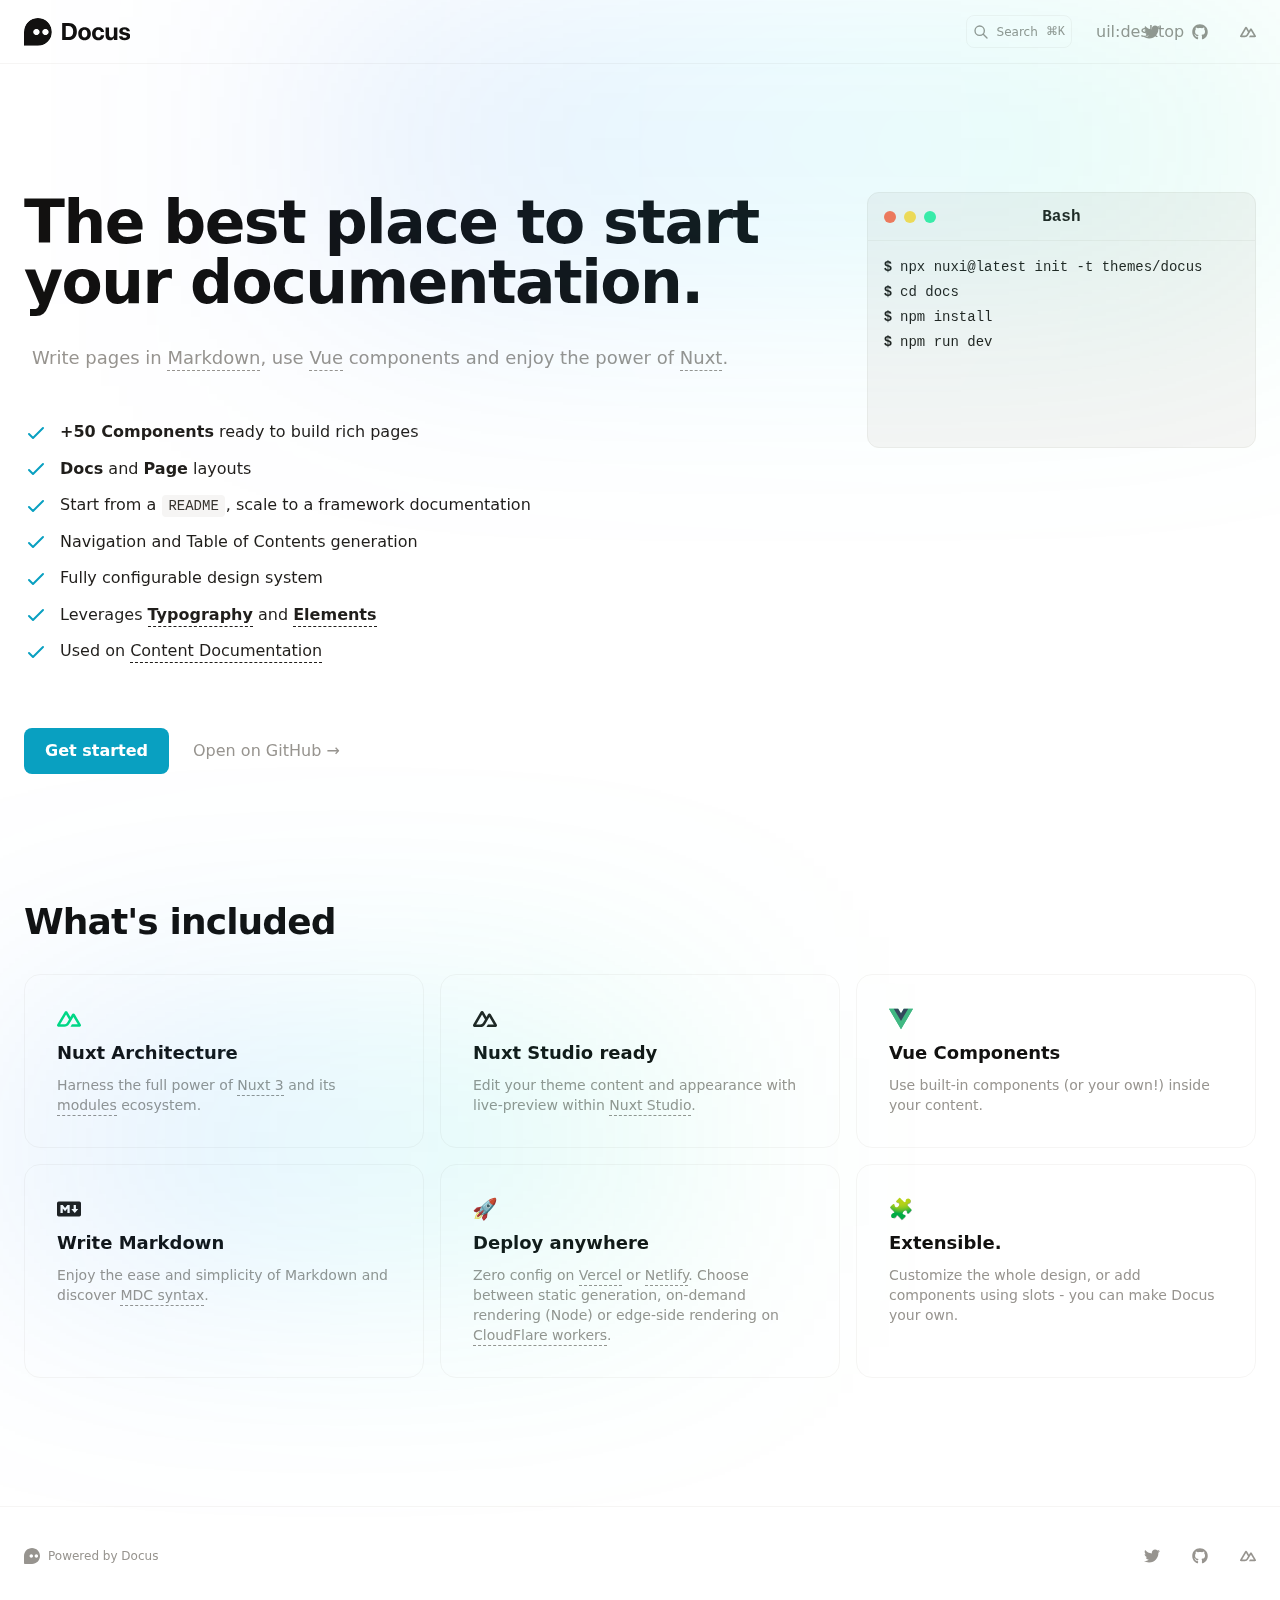
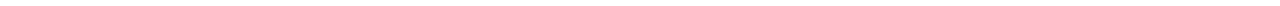
<file: index.html>
<!DOCTYPE html>
<html  lang="en">
<head><meta charset="utf-8">
<meta name="viewport" content="width=device-width, initial-scale=1">
<title>Home · Docus</title>
<meta name="twitter:card" content="summary_large_image">
<meta name="description" content="The best place to start your documentation.">
<meta property="og:description" content="The best place to start your documentation.">
<meta property="og:image" content="https://user-images.githubusercontent.com/904724/185365452-87b7ca7b-6030-4813-a2db-5e65c785bf88.png">
<meta property="og:title" content="Home">
<link rel="preload" as="fetch" crossorigin="anonymous" href="/_payload.json">
<link rel="stylesheet" href="/_nuxt/entry.6cc58107.css">
<link rel="stylesheet" href="/_nuxt/DocumentDrivenNotFound.af012ce0.css">
<link rel="stylesheet" href="/_nuxt/ButtonLink.6e4a7927.css">
<link rel="stylesheet" href="/_nuxt/page.81b716c6.css">
<link rel="stylesheet" href="/_nuxt/Ellipsis.0c0a414c.css">
<link rel="stylesheet" href="/_nuxt/BlockHero.e7fe42c3.css">
<link rel="stylesheet" href="/_nuxt/Terminal.8381714d.css">
<link rel="stylesheet" href="/_nuxt/VideoPlayer.f1611332.css">
<link rel="stylesheet" href="/_nuxt/ProseA.baee409d.css">
<link rel="stylesheet" href="/_nuxt/List.b2e4aacb.css">
<link rel="stylesheet" href="/_nuxt/ProseStrong.b01d4b3b.css">
<link rel="stylesheet" href="/_nuxt/ProseCodeInline.873c7ac7.css">
<link rel="stylesheet" href="/_nuxt/CardGrid.a5a50a26.css">
<link rel="stylesheet" href="/_nuxt/Card.03134f7a.css">
<link rel="stylesheet" href="/_nuxt/IconNuxtStudio.18603c63.css">
<link rel="modulepreload" as="script" crossorigin href="/_nuxt/entry.ba9ba8df.js">
<link rel="modulepreload" as="script" crossorigin href="/_nuxt/document-driven.7380fb23.js">
<link rel="modulepreload" as="script" crossorigin href="/_nuxt/DocumentDrivenEmpty.0dd77724.js">
<link rel="modulepreload" as="script" crossorigin href="/_nuxt/ContentRenderer.5d9cb8fe.js">
<link rel="modulepreload" as="script" crossorigin href="/_nuxt/ContentRendererMarkdown.vue.f2c2a1e3.js">
<link rel="modulepreload" as="script" crossorigin href="/_nuxt/DocumentDrivenNotFound.bcde394b.js">
<link rel="modulepreload" as="script" crossorigin href="/_nuxt/ButtonLink.459bdceb.js">
<link rel="modulepreload" as="script" crossorigin href="/_nuxt/slot.a5e79efa.js">
<link rel="modulepreload" as="script" crossorigin href="/_nuxt/node.9352fcfb.js">
<link rel="modulepreload" as="script" crossorigin href="/_nuxt/page.5c88c07e.js">
<link rel="modulepreload" as="script" crossorigin href="/_nuxt/ContentRendererMarkdown.0bf8ce5b.js">
<link rel="modulepreload" as="script" crossorigin href="/_nuxt/IconDocus.0c3b2c2b.js">
<link rel="modulepreload" as="script" crossorigin href="/_nuxt/Ellipsis.7be8733b.js">
<link rel="modulepreload" as="script" crossorigin href="/_nuxt/BlockHero.96532b7a.js">
<link rel="modulepreload" as="script" crossorigin href="/_nuxt/Terminal.fa82a2e4.js">
<link rel="modulepreload" as="script" crossorigin href="/_nuxt/VideoPlayer.9716f94d.js">
<link rel="modulepreload" as="script" crossorigin href="/_nuxt/NuxtImg.vue.c608c801.js">
<link rel="modulepreload" as="script" crossorigin href="/_nuxt/ProseA.114e9ee0.js">
<link rel="modulepreload" as="script" crossorigin href="/_nuxt/List.14b9d9e6.js">
<link rel="modulepreload" as="script" crossorigin href="/_nuxt/MDCSlot.29d3c5d9.js">
<link rel="modulepreload" as="script" crossorigin href="/_nuxt/ProseStrong.7c853756.js">
<link rel="modulepreload" as="script" crossorigin href="/_nuxt/ProseCodeInline.55cb0b6f.js">
<link rel="modulepreload" as="script" crossorigin href="/_nuxt/CardGrid.185f5d03.js">
<link rel="modulepreload" as="script" crossorigin href="/_nuxt/Card.257f9962.js">
<link rel="modulepreload" as="script" crossorigin href="/_nuxt/IconNuxtStudio.aec2240b.js">
<link rel="prefetch" as="style" href="/_nuxt/DocsPageLayout.6682f74d.css">
<link rel="prefetch" as="style" href="/_nuxt/DocsAside.5a795108.css">
<link rel="prefetch" as="style" href="/_nuxt/Alert.eca11227.css">
<link rel="prefetch" as="style" href="/_nuxt/DocsPageBottom.c7f58d4e.css">
<link rel="prefetch" as="style" href="/_nuxt/DocsPrevNext.94f1d1c1.css">
<link rel="prefetch" as="style" href="/_nuxt/DocsToc.fca01843.css">
<link rel="prefetch" as="style" href="/_nuxt/DocsTocLinks.3e78ae3f.css">
<link rel="prefetch" as="script" crossorigin href="/_nuxt/default.45672e6a.js">
<link rel="prefetch" as="script" crossorigin href="/_nuxt/DocsPageLayout.7a2e0463.js">
<link rel="prefetch" as="script" crossorigin href="/_nuxt/DocsAside.e89ee922.js">
<link rel="prefetch" as="script" crossorigin href="/_nuxt/Alert.9dfae116.js">
<link rel="prefetch" as="script" crossorigin href="/_nuxt/DocsPageBottom.195b49d3.js">
<link rel="prefetch" as="script" crossorigin href="/_nuxt/EditOnLink.vue.666b50b5.js">
<link rel="prefetch" as="script" crossorigin href="/_nuxt/DocsPrevNext.2e26e772.js">
<link rel="prefetch" as="script" crossorigin href="/_nuxt/DocsToc.22716d8e.js">
<link rel="prefetch" as="script" crossorigin href="/_nuxt/DocsTocLinks.ea1ce1dc.js">
<link rel="prefetch" as="script" crossorigin href="/_nuxt/client-db.51690782.js">
<link rel="prefetch" as="script" crossorigin href="/_nuxt/debug.fa407af6.js">
<link rel="prefetch" as="style" href="/_nuxt/useStudio.26f36220.css">
<link rel="prefetch" as="script" crossorigin href="/_nuxt/useStudio.ddf19fc9.js">
<link rel="prefetch" as="style" href="/_nuxt/error-404.7910d5ca.css">
<link rel="prefetch" as="script" crossorigin href="/_nuxt/error-404.73be8771.js">
<link rel="prefetch" as="style" href="/_nuxt/error-500.1db01289.css">
<link rel="prefetch" as="script" crossorigin href="/_nuxt/error-500.b16a9194.js">
<script type="module" src="/_nuxt/entry.ba9ba8df.js" crossorigin></script><style id="pinceau-runtime-hydratable">@media{.phy[--]{--puid:a7EkSL-v;}.pv-3eV3U4{padding-left:var(--elements-container-padding-mobile);padding-right:var(--elements-container-padding-mobile);}@media (min-width: 475px){.pv-3eV3U4{padding-left:var(--elements-container-padding-xs);padding-right:var(--elements-container-padding-xs);}}@media (min-width: 640px){.pv-3eV3U4{padding-left:var(--elements-container-padding-sm);padding-right:var(--elements-container-padding-sm);}}@media (min-width: 768px){.pv-3eV3U4{padding-left:var(--elements-container-padding-md);padding-right:var(--elements-container-padding-md);}}} @media{.phy[--]{--puid:3_z9s5-v;}.pv-JovYmh{max-width:var(--elements-container-maxWidth);padding-left:var(--elements-container-padding-mobile);padding-right:var(--elements-container-padding-mobile);}@media (min-width: 475px){.pv-JovYmh{padding-left:var(--elements-container-padding-xs);padding-right:var(--elements-container-padding-xs);}}@media (min-width: 640px){.pv-JovYmh{padding-left:var(--elements-container-padding-sm);padding-right:var(--elements-container-padding-sm);}}@media (min-width: 768px){.pv-JovYmh{padding-left:var(--elements-container-padding-md);padding-right:var(--elements-container-padding-md);}}} @media{.phy[--]{--puid:FaTYjn-c;}.pc-FaTYjn[data-v-653f292a]{---c-cn-top:0;---eih-inset-inline-start:auto;---if-b-inset-inline-end:0px;---ss-e-z-index:10;---wj8-max-width:75%;---t33-height:10rem;---jfd-filter:blur(150px);---y-uj-background:linear-gradient(97.62deg, rgba(0, 71, 225, 0.22) 2.27%, rgba(26, 214, 255, 0.22) 50.88%, rgba(0, 220, 130, 0.22) 98.48%);}} @media{.phy[--]{--puid:4PGmx0-c;}.pc-4PGmx0[data-v-e9893aad]{---ym9-button-primary:var(--color-primary-600);---a23-button-secondary:var(--color-primary-500);}} @media{.phy[--]{--puid:4PGmx0-v;}.pv--ql1ak{padding:var(--space-rem-625) var(--space-5);font-size:var(--text-base-fontSize);line-height:var(--text-base-lineHeight);}} @media{.phy[--]{--puid:0sPj-j-c;}.pc-0sPj-j[data-v-653f292a]{---c-cn-top:10rem;---eih-inset-inline-start:0px;---if-b-inset-inline-end:auto;---ss-e-z-index:10;---wj8-max-width:40rem;---t33-height:10rem;---jfd-filter:blur(140px);---y-uj-background:linear-gradient(97.62deg, rgba(0, 71, 225, 0.22) 2.27%, rgba(26, 214, 255, 0.22) 50.88%, rgba(0, 220, 130, 0.22) 98.48%);}} </style><style id="pinceau-theme">@media { :root {--pinceau-mq: initial; --docus-search-results-highlight-color: white;--docus-search-results-window-maxHeight: 100%;--docus-search-results-window-maxWidth: 640px;--docus-search-results-window-marginTop: 0;--docus-search-input-borderStyle: solid;--docus-search-input-borderWidth: 1px;--docus-search-backdropFilter: blur(24px);--docus-loadingBar-gradientColorStop3: #0047e1;--docus-loadingBar-gradientColorStop2: #34cdfe;--docus-loadingBar-gradientColorStop1: #00dc82;--docus-loadingBar-height: 3px;--docus-readableLine: 78ch;--docus-footer-height: 145px;--docus-header-height: 64px;--prose-code-inline-padding: 0.2rem 0.375rem 0.2rem 0.375rem;--prose-code-block-backdropFilter: contrast(1);--prose-code-block-border-style: solid;--prose-code-block-border-width: 1px;--prose-tbody-tr-borderBottom-style: dashed;--prose-tbody-tr-borderBottom-width: 1px;--prose-th-textAlign: inherit;--prose-thead-borderBottom-style: solid;--prose-thead-borderBottom-width: 1px;--prose-thead-border-style: solid;--prose-thead-border-width: 0px;--prose-table-textAlign: start;--prose-hr-width: 1px;--prose-hr-style: solid;--prose-li-listStylePosition: outside;--prose-ol-li-markerColor: currentColor;--prose-ol-paddingInlineStart: 21px;--prose-ol-listStyleType: decimal;--prose-ul-li-markerColor: currentColor;--prose-ul-paddingInlineStart: 21px;--prose-ul-listStyleType: disc;--prose-blockquote-border-style: solid;--prose-blockquote-border-width: 4px;--prose-blockquote-quotes: '201C' '201D' '2018' '2019';--prose-blockquote-paddingInlineStart: 24px;--prose-a-code-color-hover: currentColor;--prose-a-code-color-static: currentColor;--prose-a-hasCode-borderBottom: none;--prose-a-border-distance: 2px;--prose-a-border-color-hover: currentColor;--prose-a-border-color-static: currentColor;--prose-a-border-style-hover: solid;--prose-a-border-style-static: dashed;--prose-a-border-width: 1px;--prose-a-color-static: inherit;--prose-a-textDecoration: none;--prose-h6-margin: 3rem 0 2rem;--prose-h5-margin: 3rem 0 2rem;--prose-h4-margin: 3rem 0 2rem;--prose-h3-margin: 3rem 0 2rem;--prose-h2-margin: 3rem 0 2rem;--prose-h1-margin: 0 0 2rem;--typography-lead-loose: 2;--typography-lead-relaxed: 1.625;--typography-lead-normal: 1.5;--typography-lead-snug: 1.375;--typography-lead-tight: 1.25;--typography-lead-none: 1;--typography-lead-10: 2.5rem;--typography-lead-9: 2.25rem;--typography-lead-8: 2rem;--typography-lead-7: 1.75rem;--typography-lead-6: 1.5rem;--typography-lead-5: 1.25rem;--typography-lead-4: 1rem;--typography-lead-3: .75rem;--typography-lead-2: .5rem;--typography-lead-1: .025rem;--typography-fontWeight-black: 900;--typography-fontWeight-extrabold: 800;--typography-fontWeight-bold: 700;--typography-fontWeight-semibold: 600;--typography-fontWeight-medium: 500;--typography-fontWeight-normal: 400;--typography-fontWeight-light: 300;--typography-fontWeight-extralight: 200;--typography-fontWeight-thin: 100;--typography-fontSize-9xl: 128px;--typography-fontSize-8xl: 96px;--typography-fontSize-7xl: 72px;--typography-fontSize-6xl: 60px;--typography-fontSize-5xl: 48px;--typography-fontSize-4xl: 36px;--typography-fontSize-3xl: 30px;--typography-fontSize-2xl: 24px;--typography-fontSize-xl: 20px;--typography-fontSize-lg: 18px;--typography-fontSize-base: 16px;--typography-fontSize-sm: 14px;--typography-fontSize-xs: 12px;--typography-letterSpacing-wide: 0.025em;--typography-letterSpacing-tight: -0.025em;--typography-verticalMargin-base: 24px;--typography-verticalMargin-sm: 16px;--elements-border-secondary-hover: [object Object];--elements-backdrop-background: #fffc;--elements-backdrop-filter: saturate(200%) blur(20px);--elements-container-maxWidth: 80rem;--lead-loose: 2;--lead-relaxed: 1.625;--lead-normal: 1.5;--lead-snug: 1.375;--lead-tight: 1.25;--lead-none: 1;--lead-10: 2.5rem;--lead-9: 2.25rem;--lead-8: 2rem;--lead-7: 1.75rem;--lead-6: 1.5rem;--lead-5: 1.25rem;--lead-4: 1rem;--lead-3: .75rem;--lead-2: .5rem;--lead-1: .025rem;--letterSpacing-widest: 0.1em;--letterSpacing-wider: 0.05em;--letterSpacing-wide: 0.025em;--letterSpacing-normal: 0em;--letterSpacing-tight: -0.025em;--letterSpacing-tighter: -0.05em;--fontSize-9xl: 8rem;--fontSize-8xl: 6rem;--fontSize-7xl: 4.5rem;--fontSize-6xl: 3.75rem;--fontSize-5xl: 3rem;--fontSize-4xl: 2.25rem;--fontSize-3xl: 1.875rem;--fontSize-2xl: 1.5rem;--fontSize-xl: 1.25rem;--fontSize-lg: 1.125rem;--fontSize-base: 1rem;--fontSize-sm: 0.875rem;--fontSize-xs: 0.75rem;--fontWeight-black: 900;--fontWeight-extrabold: 800;--fontWeight-bold: 700;--fontWeight-semibold: 600;--fontWeight-medium: 500;--fontWeight-normal: 400;--fontWeight-light: 300;--fontWeight-extralight: 200;--fontWeight-thin: 100;--font-mono: ui-monospace, SFMono-Regular, Menlo, Monaco, Consolas, Liberation Mono, Courier New, monospace;--font-serif: ui-serif, Georgia, Cambria, Times New Roman, Times, serif;--font-sans: ui-sans-serif, system-ui, -apple-system, BlinkMacSystemFont, Segoe UI, Roboto, Helvetica Neue, Arial, Noto Sans, sans-serif, Apple Color Emoji, Segoe UI Emoji, Segoe UI Symbol, Noto Color Emoji;--opacity-total: 1;--opacity-high: 0.8;--opacity-medium: 0.5;--opacity-soft: 0.3;--opacity-light: 0.15;--opacity-bright: 0.1;--opacity-noOpacity: 0;--borderWidth-lg: 3px;--borderWidth-md: 2px;--borderWidth-sm: 1px;--borderWidth-noBorder: 0;--space-rem-875: 0.875rem;--space-rem-625: 0.625rem;--space-rem-375: 0.375rem;--space-rem-125: 0.125rem;--space-px: 1px;--space-128: 32rem;--space-96: 24rem;--space-80: 20rem;--space-72: 18rem;--space-64: 16rem;--space-60: 15rem;--space-56: 14rem;--space-52: 13rem;--space-48: 12rem;--space-44: 11rem;--space-40: 10rem;--space-36: 9rem;--space-32: 8rem;--space-28: 7rem;--space-24: 6rem;--space-20: 5rem;--space-16: 4rem;--space-14: 3.5rem;--space-12: 3rem;--space-11: 2.75rem;--space-10: 2.5rem;--space-9: 2.25rem;--space-8: 2rem;--space-7: 1.75rem;--space-6: 1.5rem;--space-5: 1.25rem;--space-4: 1rem;--space-3: 0.75rem;--space-2: 0.5rem;--space-1: 0.25rem;--space-0: 0px;--size-full: 100%;--size-7xl: 80rem;--size-6xl: 72rem;--size-5xl: 64rem;--size-4xl: 56rem;--size-3xl: 48rem;--size-2xl: 42rem;--size-xl: 36rem;--size-lg: 32rem;--size-md: 28rem;--size-sm: 24rem;--size-xs: 20rem;--size-200: 200px;--size-104: 104px;--size-80: 80px;--size-64: 64px;--size-56: 56px;--size-48: 48px;--size-40: 40px;--size-32: 32px;--size-24: 24px;--size-20: 20px;--size-16: 16px;--size-12: 12px;--size-8: 8px;--size-6: 6px;--size-4: 4px;--size-2: 2px;--size-0: 0px;--radii-full: 9999px;--radii-3xl: 1.75rem;--radii-2xl: 1.5rem;--radii-xl: 1rem;--radii-lg: 0.75rem;--radii-md: 0.5rem;--radii-sm: 0.375rem;--radii-xs: 0.25rem;--radii-2xs: 0.125rem;--radii-none: 0px;--shadow-none: 0px 0px 0px 0px transparent;--height-screen: 100vh;--width-screen: 100vw;--color-primary-900: #001A1F;--color-primary-800: #00232B;--color-primary-700: #024757;--color-primary-600: #09A0C1;--color-primary-500: #1AD6FF;--color-primary-400: #55E1FF;--color-primary-300: #82E3FF;--color-primary-200: #C5F2FF;--color-primary-100: #DCF7FF;--color-primary-50: #F1FCFF;--color-ruby-900: #380011;--color-ruby-800: #700021;--color-ruby-700: #a90032;--color-ruby-600: #e10043;--color-ruby-500: #ff1a5e;--color-ruby-400: #ff4079;--color-ruby-300: #ff6694;--color-ruby-200: #ff8dae;--color-ruby-100: #ffb3c9;--color-ruby-50: #ffd9e4;--color-pink-900: #380025;--color-pink-800: #70004b;--color-pink-700: #a90070;--color-pink-600: #e10095;--color-pink-500: #ff1ab2;--color-pink-400: #ff40bf;--color-pink-300: #ff66cc;--color-pink-200: #ff8dd8;--color-pink-100: #ffb3e5;--color-pink-50: #ffd9f2;--color-purple-900: #190038;--color-purple-800: #330070;--color-purple-700: #4c00a9;--color-purple-600: #6500e1;--color-purple-500: #811aff;--color-purple-400: #9640ff;--color-purple-300: #ab66ff;--color-purple-200: #c08dff;--color-purple-100: #d5b3ff;--color-purple-50: #ead9ff;--color-royalblue-900: #0b0531;--color-royalblue-800: #160a62;--color-royalblue-700: #211093;--color-royalblue-600: #2c15c4;--color-royalblue-500: #4127e8;--color-royalblue-400: #614bec;--color-royalblue-300: #806ff0;--color-royalblue-200: #a093f3;--color-royalblue-100: #c0b7f7;--color-royalblue-50: #dfdbfb;--color-indigoblue-900: #001238;--color-indigoblue-800: #002370;--color-indigoblue-700: #0035a9;--color-indigoblue-600: #0047e1;--color-indigoblue-500: #1a62ff;--color-indigoblue-400: #407cff;--color-indigoblue-300: #6696ff;--color-indigoblue-200: #8db0ff;--color-indigoblue-100: #b3cbff;--color-indigoblue-50: #d9e5ff;--color-blue-900: #00131D;--color-blue-800: #002235;--color-blue-700: #014267;--color-blue-600: #0069A6;--color-blue-500: #1AADFF;--color-blue-400: #64C7FF;--color-blue-300: #A1DDFF;--color-blue-200: #C6EAFF;--color-blue-100: #DFF3FF;--color-blue-50: #F2FAFF;--color-lightblue-900: #002e38;--color-lightblue-800: #005c70;--color-lightblue-700: #008aa9;--color-lightblue-600: #00b9e1;--color-lightblue-500: #1ad6ff;--color-lightblue-400: #40ddff;--color-lightblue-300: #66e4ff;--color-lightblue-200: #8deaff;--color-lightblue-100: #b3f1ff;--color-lightblue-50: #d9f8ff;--color-teal-900: #062a28;--color-teal-800: #0b544f;--color-teal-700: #117d77;--color-teal-600: #16a79e;--color-teal-500: #1cd1c6;--color-teal-400: #36e4da;--color-teal-300: #5fe9e1;--color-teal-200: #87efe9;--color-teal-100: #aff4f0;--color-teal-50: #d7faf8;--color-pear-900: #2a2b09;--color-pear-800: #545512;--color-pear-700: #7e801b;--color-pear-600: #a8aa24;--color-pear-500: #d0d32f;--color-pear-400: #d8da52;--color-pear-300: #e0e274;--color-pear-200: #e8e997;--color-pear-100: #eff0ba;--color-pear-50: #f7f8dc;--color-red-900: #1C0301;--color-red-800: #340A01;--color-red-700: #701704;--color-red-600: #BB2402;--color-red-500: #FF3B10;--color-red-400: #FF7353;--color-red-300: #FFA692;--color-red-200: #FFDED7;--color-red-100: #FFF3F0;--color-red-50: #FFF9F8;--color-orange-900: #381800;--color-orange-800: #702f00;--color-orange-700: #a94700;--color-orange-600: #e15e00;--color-orange-500: #ff7a1a;--color-orange-400: #ff9040;--color-orange-300: #ffa666;--color-orange-200: #ffbd8d;--color-orange-100: #ffd3b3;--color-orange-50: #ffe9d9;--color-yellow-900: #1B1500;--color-yellow-800: #292100;--color-yellow-700: #614E02;--color-yellow-600: #CBA408;--color-yellow-500: #FBCA05;--color-yellow-400: #FFDC4E;--color-yellow-300: #FFE372;--color-yellow-200: #FFF0B1;--color-yellow-100: #FFF6D3;--color-yellow-50: #FFFCEE;--color-green-900: #00190F;--color-green-800: #002817;--color-green-700: #006037;--color-green-600: #00B467;--color-green-500: #0DD885;--color-green-400: #3CEEA5;--color-green-300: #86FBCB;--color-green-200: #C3FFE6;--color-green-100: #DEFFF1;--color-green-50: #ECFFF7;--color-gray-900: #121110;--color-gray-800: #201E1B;--color-gray-700: #36332E;--color-gray-600: #67635D;--color-gray-500: #97948F;--color-gray-400: #ADA9A4;--color-gray-300: #DBD9D3;--color-gray-200: #ECEBE8;--color-gray-100: #F6F5F4;--color-gray-50: #FBFBFB;--color-black: #0B0A0A;--color-white: #ffffff;--media-portrait: only screen and (orientation: portrait);--media-landscape: only screen and (orientation: landscape);--media-rm: (prefers-reduced-motion: reduce);--media-2xl: (min-width: 1536px);--media-xl: (min-width: 1280px);--media-lg: (min-width: 1024px);--media-md: (min-width: 768px);--media-sm: (min-width: 640px);--media-xs: (min-width: 475px);--docus-search-results-highlight-backgroundColor: var(--color-primary-500);--docus-search-results-selected-backgroundColor: var(--color-gray-300);--docus-search-results-window-borderRadius: none;--docus-search-results-window-marginX: 0;--docus-search-input-backgroundColor: var(--color-gray-200);--docus-search-input-padding: var(--space-2) var(--space-4);--docus-search-input-gap: var(--space-2);--docus-search-input-fontSize: var(--fontSize-sm);--docus-search-input-borderColor: var(--color-gray-200);--docus-search-input-borderRadius: var(--radii-2xs);--docus-footer-padding: var(--space-4) 0;--docus-header-title-color-hover: var(--color-primary-500);--docus-header-title-color-static: var(--color-gray-900);--docus-header-title-fontWeight: var(--fontWeight-bold);--docus-header-title-fontSize: var(--fontSize-2xl);--docus-header-logo-height: var(--space-6);--docus-body-fontFamily: var(--font-sans);--docus-body-color: var(--color-gray-800);--docus-body-backgroundColor: var(--color-white);--prose-code-inline-fontWeight: var(--typography-fontWeight-normal);--prose-code-inline-fontSize: var(--typography-fontSize-sm);--prose-code-inline-borderRadius: var(--radii-xs);--prose-code-block-pre-padding: var(--typography-verticalMargin-sm);--prose-code-block-margin: var(--typography-verticalMargin-base) 0;--prose-code-block-fontSize: var(--typography-fontSize-sm);--prose-tbody-code-inline-fontSize: var(--typography-fontSize-sm);--prose-tbody-td-padding: var(--typography-verticalMargin-sm);--prose-th-fontWeight: var(--typography-fontWeight-semibold);--prose-th-padding: 0 var(--typography-verticalMargin-sm) var(--typography-verticalMargin-sm) var(--typography-verticalMargin-sm);--prose-table-lineHeight: var(--typography-lead-6);--prose-table-fontSize: var(--typography-fontSize-sm);--prose-table-margin: var(--typography-verticalMargin-base) 0;--prose-hr-margin: var(--typography-verticalMargin-base) 0;--prose-li-margin: var(--typography-verticalMargin-sm) 0;--prose-ol-margin: var(--typography-verticalMargin-base) 0;--prose-ul-margin: var(--typography-verticalMargin-base) 0;--prose-blockquote-margin: var(--typography-verticalMargin-base) 0;--prose-a-code-border-style: var(--prose-a-border-style-static);--prose-a-code-border-width: var(--prose-a-border-width);--prose-a-fontWeight: var(--typography-fontWeight-medium);--prose-img-margin: var(--typography-verticalMargin-base) 0;--prose-strong-fontWeight: var(--typography-fontWeight-semibold);--prose-h6-iconSize: var(--typography-fontSize-base);--prose-h6-fontWeight: var(--typography-fontWeight-semibold);--prose-h6-lineHeight: var(--typography-lead-normal);--prose-h6-fontSize: var(--typography-fontSize-lg);--prose-h5-iconSize: var(--typography-fontSize-lg);--prose-h5-fontWeight: var(--typography-fontWeight-semibold);--prose-h5-lineHeight: var(--typography-lead-snug);--prose-h5-fontSize: var(--typography-fontSize-xl);--prose-h4-iconSize: var(--typography-fontSize-lg);--prose-h4-letterSpacing: var(--typography-letterSpacing-tight);--prose-h4-fontWeight: var(--typography-fontWeight-semibold);--prose-h4-lineHeight: var(--typography-lead-snug);--prose-h4-fontSize: var(--typography-fontSize-2xl);--prose-h3-iconSize: var(--typography-fontSize-xl);--prose-h3-letterSpacing: var(--typography-letterSpacing-tight);--prose-h3-fontWeight: var(--typography-fontWeight-semibold);--prose-h3-lineHeight: var(--typography-lead-snug);--prose-h3-fontSize: var(--typography-fontSize-3xl);--prose-h2-iconSize: var(--typography-fontSize-2xl);--prose-h2-letterSpacing: var(--typography-letterSpacing-tight);--prose-h2-fontWeight: var(--typography-fontWeight-semibold);--prose-h2-lineHeight: var(--typography-lead-tight);--prose-h2-fontSize: var(--typography-fontSize-4xl);--prose-h1-iconSize: var(--typography-fontSize-3xl);--prose-h1-letterSpacing: var(--typography-letterSpacing-tight);--prose-h1-fontWeight: var(--typography-fontWeight-bold);--prose-h1-lineHeight: var(--typography-lead-tight);--prose-h1-fontSize: var(--typography-fontSize-5xl);--prose-p-br-margin: var(--typography-verticalMargin-base) 0 0 0;--prose-p-margin: var(--typography-verticalMargin-base) 0;--prose-p-lineHeight: var(--typography-lead-normal);--prose-p-fontSize: var(--typography-fontSize-base);--typography-color-secondary-900: var(--color-gray-900);--typography-color-secondary-800: var(--color-gray-800);--typography-color-secondary-700: var(--color-gray-700);--typography-color-secondary-600: var(--color-gray-600);--typography-color-secondary-500: var(--color-gray-500);--typography-color-secondary-400: var(--color-gray-400);--typography-color-secondary-300: var(--color-gray-300);--typography-color-secondary-200: var(--color-gray-200);--typography-color-secondary-100: var(--color-gray-100);--typography-color-secondary-50: var(--color-gray-50);--typography-color-primary-900: var(--color-primary-900);--typography-color-primary-800: var(--color-primary-800);--typography-color-primary-700: var(--color-primary-700);--typography-color-primary-600: var(--color-primary-600);--typography-color-primary-500: var(--color-primary-500);--typography-color-primary-400: var(--color-primary-400);--typography-color-primary-300: var(--color-primary-300);--typography-color-primary-200: var(--color-primary-200);--typography-color-primary-100: var(--color-primary-100);--typography-color-primary-50: var(--color-primary-50);--typography-font-code: var(--font-mono);--typography-font-body: var(--font-sans);--typography-font-display: var(--font-sans);--typography-body-backgroundColor: var(--color-white);--typography-body-color: var(--color-black);--elements-state-danger-borderColor-secondary: var(--color-red-200);--elements-state-danger-borderColor-primary: var(--color-red-100);--elements-state-danger-backgroundColor-secondary: var(--color-red-100);--elements-state-danger-backgroundColor-primary: var(--color-red-50);--elements-state-danger-color-secondary: var(--color-red-600);--elements-state-danger-color-primary: var(--color-red-500);--elements-state-warning-borderColor-secondary: var(--color-yellow-200);--elements-state-warning-borderColor-primary: var(--color-yellow-100);--elements-state-warning-backgroundColor-secondary: var(--color-yellow-100);--elements-state-warning-backgroundColor-primary: var(--color-yellow-50);--elements-state-warning-color-secondary: var(--color-yellow-700);--elements-state-warning-color-primary: var(--color-yellow-600);--elements-state-success-borderColor-secondary: var(--color-green-200);--elements-state-success-borderColor-primary: var(--color-green-100);--elements-state-success-backgroundColor-secondary: var(--color-green-100);--elements-state-success-backgroundColor-primary: var(--color-green-50);--elements-state-success-color-secondary: var(--color-green-600);--elements-state-success-color-primary: var(--color-green-500);--elements-state-info-borderColor-secondary: var(--color-blue-200);--elements-state-info-borderColor-primary: var(--color-blue-100);--elements-state-info-backgroundColor-secondary: var(--color-blue-100);--elements-state-info-backgroundColor-primary: var(--color-blue-50);--elements-state-info-color-secondary: var(--color-blue-600);--elements-state-info-color-primary: var(--color-blue-500);--elements-state-primary-borderColor-secondary: var(--color-primary-200);--elements-state-primary-borderColor-primary: var(--color-primary-100);--elements-state-primary-backgroundColor-secondary: var(--color-primary-100);--elements-state-primary-backgroundColor-primary: var(--color-primary-50);--elements-state-primary-color-secondary: var(--color-primary-700);--elements-state-primary-color-primary: var(--color-primary-600);--elements-surface-secondary-backgroundColor: var(--color-gray-200);--elements-surface-primary-backgroundColor: var(--color-gray-100);--elements-surface-background-base: var(--color-gray-100);--elements-border-secondary-static: var(--color-gray-200);--elements-border-primary-hover: var(--color-gray-200);--elements-border-primary-static: var(--color-gray-100);--elements-container-padding-md: var(--space-6);--elements-container-padding-sm: var(--space-6);--elements-container-padding-xs: var(--space-4);--elements-container-padding-mobile: var(--space-4);--elements-text-secondary-color-hover: var(--color-gray-700);--elements-text-secondary-color-static: var(--color-gray-500);--elements-text-primary-color-static: var(--color-gray-900);--text-6xl-lineHeight: var(--lead-none);--text-6xl-fontSize: var(--fontSize-6xl);--text-5xl-lineHeight: var(--lead-none);--text-5xl-fontSize: var(--fontSize-5xl);--text-4xl-lineHeight: var(--lead-10);--text-4xl-fontSize: var(--fontSize-4xl);--text-3xl-lineHeight: var(--lead-9);--text-3xl-fontSize: var(--fontSize-3xl);--text-2xl-lineHeight: var(--lead-8);--text-2xl-fontSize: var(--fontSize-2xl);--text-xl-lineHeight: var(--lead-7);--text-xl-fontSize: var(--fontSize-xl);--text-lg-lineHeight: var(--lead-7);--text-lg-fontSize: var(--fontSize-lg);--text-base-lineHeight: var(--lead-6);--text-base-fontSize: var(--fontSize-base);--text-sm-lineHeight: var(--lead-5);--text-sm-fontSize: var(--fontSize-sm);--text-xs-lineHeight: var(--lead-4);--text-xs-fontSize: var(--fontSize-xs);--color-shadow: var(--color-gray-400);--color-secondary-900: var(--color-gray-900);--color-secondary-800: var(--color-gray-800);--color-secondary-700: var(--color-gray-700);--color-secondary-600: var(--color-gray-600);--color-secondary-500: var(--color-gray-500);--color-secondary-400: var(--color-gray-400);--color-secondary-300: var(--color-gray-300);--color-secondary-200: var(--color-gray-200);--color-secondary-100: var(--color-gray-100);--color-secondary-50: var(--color-gray-50);--prose-code-inline-backgroundColor: var(--typography-color-secondary-100);--prose-code-inline-color: var(--typography-color-secondary-700);--prose-code-block-backgroundColor: var(--typography-color-secondary-100);--prose-code-block-color: var(--typography-color-secondary-700);--prose-code-block-border-color: var(--typography-color-secondary-200);--prose-tbody-tr-borderBottom-color: var(--typography-color-secondary-200);--prose-th-color: var(--typography-color-secondary-600);--prose-thead-borderBottom-color: var(--typography-color-secondary-200);--prose-thead-border-color: var(--typography-color-secondary-300);--prose-hr-color: var(--typography-color-secondary-200);--prose-blockquote-border-color: var(--typography-color-secondary-200);--prose-blockquote-color: var(--typography-color-secondary-500);--prose-a-code-background-hover: var(--typography-color-primary-50);--prose-a-code-border-color-hover: var(--typography-color-primary-500);--prose-a-code-border-color-static: var(--typography-color-secondary-400);--prose-a-color-hover: var(--typography-color-primary-500);--shadow-2xl: 0px 25px 50px -12px var(--color-shadow);--shadow-xl: 0px 20px 25px -5px var(--color-shadow), 0px 8px 10px -6px var(--color-shadow);--shadow-lg: 0px 10px 15px -3px var(--color-shadow), 0px 4px 6px -4px var(--color-shadow);--shadow-md: 0px 4px 6px -1px var(--color-shadow), 0px 2px 4px -2px var(--color-shadow);--shadow-sm: 0px 1px 3px 0px var(--color-shadow), 0px 1px 2px -1px var(--color-shadow);--shadow-xs: 0px 1px 2px 0px var(--color-shadow); } }@media { :root.dark {--pinceau-mq: dark; --prose-code-block-backdropFilter: contrast(1);--prose-ol-li-markerColor: currentColor;--prose-ul-li-markerColor: currentColor;--prose-a-code-color-hover: currentColor;--prose-a-code-color-static: currentColor;--prose-a-border-color-hover: currentColor;--prose-a-border-color-static: currentColor;--prose-a-color-static: inherit;--elements-backdrop-background: #0c0d0ccc;--docus-search-results-selected-backgroundColor: var(--color-gray-700);--docus-search-input-backgroundColor: var(--color-gray-800);--docus-search-input-borderColor: transparent;--docus-header-title-color-static: var(--color-gray-100);--docus-body-color: var(--color-gray-200);--docus-body-backgroundColor: var(--color-black);--typography-body-backgroundColor: var(--color-black);--typography-body-color: var(--color-white);--elements-state-danger-borderColor-secondary: var(--color-red-700);--elements-state-danger-borderColor-primary: var(--color-red-800);--elements-state-danger-backgroundColor-secondary: var(--color-red-800);--elements-state-danger-backgroundColor-primary: var(--color-red-900);--elements-state-danger-color-secondary: var(--color-red-200);--elements-state-danger-color-primary: var(--color-red-300);--elements-state-warning-borderColor-secondary: var(--color-yellow-700);--elements-state-warning-borderColor-primary: var(--color-yellow-800);--elements-state-warning-backgroundColor-secondary: var(--color-yellow-800);--elements-state-warning-backgroundColor-primary: var(--color-yellow-900);--elements-state-warning-color-secondary: var(--color-yellow-200);--elements-state-warning-color-primary: var(--color-yellow-400);--elements-state-success-borderColor-secondary: var(--color-green-700);--elements-state-success-borderColor-primary: var(--color-green-800);--elements-state-success-backgroundColor-secondary: var(--color-green-800);--elements-state-success-backgroundColor-primary: var(--color-green-900);--elements-state-success-color-secondary: var(--color-green-200);--elements-state-success-color-primary: var(--color-green-400);--elements-state-info-borderColor-secondary: var(--color-blue-700);--elements-state-info-borderColor-primary: var(--color-blue-800);--elements-state-info-backgroundColor-secondary: var(--color-blue-800);--elements-state-info-backgroundColor-primary: var(--color-blue-900);--elements-state-info-color-secondary: var(--color-blue-200);--elements-state-info-color-primary: var(--color-blue-400);--elements-state-primary-borderColor-secondary: var(--color-primary-700);--elements-state-primary-borderColor-primary: var(--color-primary-800);--elements-state-primary-backgroundColor-secondary: var(--color-primary-800);--elements-state-primary-backgroundColor-primary: var(--color-primary-900);--elements-state-primary-color-secondary: var(--color-primary-200);--elements-state-primary-color-primary: var(--color-primary-400);--elements-surface-secondary-backgroundColor: var(--color-gray-800);--elements-surface-primary-backgroundColor: var(--color-gray-900);--elements-surface-background-base: var(--color-gray-900);--elements-border-secondary-static: var(--color-gray-800);--elements-border-primary-hover: var(--color-gray-800);--elements-border-primary-static: var(--color-gray-900);--elements-text-secondary-color-hover: var(--color-gray-200);--elements-text-secondary-color-static: var(--color-gray-400);--elements-text-primary-color-static: var(--color-gray-50);--color-shadow: var(--color-gray-800);--prose-code-inline-backgroundColor: var(--typography-color-secondary-800);--prose-code-inline-color: var(--typography-color-secondary-200);--prose-code-block-backgroundColor: var(--typography-color-secondary-900);--prose-code-block-color: var(--typography-color-secondary-200);--prose-code-block-border-color: var(--typography-color-secondary-800);--prose-tbody-tr-borderBottom-color: var(--typography-color-secondary-800);--prose-th-color: var(--typography-color-secondary-400);--prose-thead-borderBottom-color: var(--typography-color-secondary-800);--prose-thead-border-color: var(--typography-color-secondary-600);--prose-hr-color: var(--typography-color-secondary-800);--prose-blockquote-border-color: var(--typography-color-secondary-700);--prose-blockquote-color: var(--typography-color-secondary-400);--prose-a-code-background-hover: var(--typography-color-primary-900);--prose-a-code-border-color-hover: var(--typography-color-primary-600);--prose-a-code-border-color-static: var(--typography-color-secondary-600);--prose-a-color-hover: var(--typography-color-primary-400); } }@media (min-width: 640px) { :root {--pinceau-mq: sm; --docus-search-results-window-maxHeight: 320px;--docus-search-results-window-marginTop: 20vh;--docus-footer-height: 100px;--docus-search-results-window-borderRadius: var(--radii-xs);--docus-search-results-window-marginX: var(--space-4);--docus-header-logo-height: var(--space-7); } }</style><script>"use strict";(()=>{const a=window,e=document.documentElement,m=["dark","light"],c=window.localStorage.getItem("nuxt-color-mode")||"system";let n=c==="system"?f():c;const l=e.getAttribute("data-color-mode-forced");l&&(n=l),i(n),a["__NUXT_COLOR_MODE__"]={preference:c,value:n,getColorScheme:f,addColorScheme:i,removeColorScheme:d};function i(o){const t=""+o+"",s="theme";e.classList?e.classList.add(t):e.className+=" "+t,s&&e.setAttribute("data-"+s,o)}function d(o){const t=""+o+"",s="theme";e.classList?e.classList.remove(t):e.className=e.className.replace(new RegExp(t,"g"),""),s&&e.removeAttribute("data-"+s)}function r(o){return a.matchMedia("(prefers-color-scheme"+o+")")}function f(){if(a.matchMedia&&r("").media!=="not all"){for(const o of m)if(r(":"+o).matches)return o}return"light"}})();
</script></head>
<body ><!----><!--teleport anchor--><!----><!--teleport anchor--><div id="__nuxt"><div class="app-layout" data-v-10933cd9><div class="nuxt-progress" style="width:0%;opacity:0;background-size:Infinity% auto;" data-v-10933cd9></div><header class="has-dialog" data-v-10933cd9 data-v-4e6c4e50><div class="container pv-3eV3U4 pc-a7EkSL" data-v-4e6c4e50 data-v-6d327d86><!--[--><div class="section left" data-v-4e6c4e50><!--[--><button aria-label="Menu" data-v-5613bb55><svg xmlns="http://www.w3.org/2000/svg" xmlns:xlink="http://www.w3.org/1999/xlink" role="img" class="icon" data-v-5613bb55 style="" width="1em" height="1em" viewBox="0 0 24 24" data-v-121c6e7d><path fill="none" stroke="currentColor" stroke-linecap="round" stroke-linejoin="round" stroke-width="2" d="M4 6h16M4 12h16M4 18h16"/></svg></button><!--teleport start--><!--teleport end--><!--]--><a aria-current="page" href="/" class="router-link-active router-link-exact-active navbar-logo" aria-label="Docus" data-v-4e6c4e50 data-v-4f7316b5><span class="logo" data-v-4f7316b5><svg viewbox="0 0 167 44" fill="none" xmlns="http://www.w3.org/2000/svg" data-v-4f7316b5 data-v-d4f664a6><path d="M60 34.5945H70.2569C78.3172 34.5945 83.064 29.6369 83.064 21.1959V21.159C83.064 12.7365 78.2986 8 70.2569 8H60V34.5945ZM65.6217 29.987V12.5891H69.5867C74.5197 12.5891 77.3306 15.63 77.3306 21.1775V21.2143C77.3306 26.9645 74.6128 29.987 69.5867 29.987H65.6217Z" fill="currentColor" data-v-d4f664a6></path><path d="M95.1966 35C101.228 35 105.081 31.1666 105.081 24.716V24.6792C105.081 18.284 101.153 14.4321 95.178 14.4321C89.2211 14.4321 85.312 18.3208 85.312 24.6792V24.716C85.312 31.1481 89.1281 35 95.1966 35ZM95.2152 30.7795C92.5346 30.7795 90.8407 28.5863 90.8407 24.716V24.6792C90.8407 20.8642 92.5532 18.6526 95.178 18.6526C97.8213 18.6526 99.5525 20.8642 99.5525 24.6792V24.716C99.5525 28.5679 97.8585 30.7795 95.2152 30.7795Z" fill="currentColor" data-v-d4f664a6></path><path d="M116.823 35C122.147 35 125.59 31.7195 125.851 27.4068V27.2962H120.788L120.769 27.4621C120.397 29.4526 119.038 30.7795 116.86 30.7795C114.179 30.7795 112.504 28.5863 112.504 24.716V24.6976C112.504 20.9195 114.179 18.6526 116.841 18.6526C119.094 18.6526 120.415 20.0901 120.751 21.97L120.788 22.1358H125.832V22.0068C125.628 17.7311 122.184 14.4321 116.767 14.4321C110.792 14.4321 106.975 18.3577 106.975 24.6792V24.6976C106.975 31.0744 110.736 35 116.823 35Z" fill="currentColor" data-v-d4f664a6></path><path d="M135.08 35C138.095 35 140.143 33.5993 141.167 31.3324H141.278V34.5945H146.714V14.8375H141.278V26.1904C141.278 28.7706 139.733 30.5399 137.295 30.5399C134.856 30.5399 133.628 29.0471 133.628 26.4669V14.8375H128.192V27.5911C128.192 32.2171 130.687 35 135.08 35Z" fill="currentColor" data-v-d4f664a6></path><path d="M158.27 35C163.407 35 167 32.4567 167 28.5863V28.5679C167 25.656 165.287 24.0341 161.118 23.1679L157.73 22.4491C155.719 22.0253 155.031 21.3618 155.031 20.3481V20.3297C155.031 19.058 156.203 18.2287 158.083 18.2287C160.094 18.2287 161.267 19.2976 161.453 20.7167L161.471 20.8642H166.479V20.6799C166.348 17.215 163.389 14.4321 158.083 14.4321C153.001 14.4321 149.725 16.8648 149.725 20.6246V20.643C149.725 23.5918 151.68 25.5085 155.552 26.3195L158.94 27.0198C160.894 27.4437 161.564 28.0519 161.564 29.1024V29.1208C161.564 30.3925 160.317 31.185 158.27 31.185C156.092 31.185 154.919 30.2819 154.565 28.7338L154.528 28.5679H149.223L149.241 28.7338C149.669 32.4751 152.741 35 158.27 35Z" fill="currentColor" data-v-d4f664a6></path><mask id="mask0_109_36" style="mask-type:alpha;" maskUnits="userSpaceOnUse" x="0" y="0" width="44" height="44" data-v-d4f664a6><path fill-rule="evenodd" clip-rule="evenodd" d="M0 21.8104C0 9.76479 9.80347 0 21.8967 0C33.99 0 43.7935 9.76479 43.7935 21.8104C43.7935 33.8559 33.99 43.6207 21.8967 43.6207H0V21.8104ZM19.5294 17.0944C22.1442 17.0944 24.2641 19.2059 24.2641 21.8104C24.2641 24.4148 22.1442 26.526 19.5294 26.526C16.9147 26.526 14.7948 24.4148 14.7948 21.8101C14.7948 19.2059 16.9147 17.0944 19.5294 17.0944V17.0944ZM38.4674 21.8104C38.4674 19.2059 36.3475 17.0944 33.7328 17.0944C31.1183 17.0944 28.9984 19.2059 28.9984 21.8104C28.9984 24.4148 31.1183 26.526 33.7328 26.526C36.3475 26.526 38.4674 24.4148 38.4674 21.8101V21.8104Z" fill="white" data-v-d4f664a6></path></mask><g mask="url(#mask0_109_36)" data-v-d4f664a6><path fill-rule="evenodd" clip-rule="evenodd" d="M0 21.8104C0 9.76479 9.80347 0 21.8967 0C33.99 0 43.7935 9.76479 43.7935 21.8104C43.7935 33.8559 33.99 43.6207 21.8967 43.6207H0V21.8104ZM19.5294 17.0944C22.1442 17.0944 24.2641 19.2059 24.2641 21.8104C24.2641 24.4148 22.1442 26.526 19.5294 26.526C16.9147 26.526 14.7948 24.4148 14.7948 21.8101C14.7948 19.2059 16.9147 17.0944 19.5294 17.0944V17.0944ZM38.4674 21.8104C38.4674 19.2059 36.3475 17.0944 33.7328 17.0944C31.1183 17.0944 28.9984 19.2059 28.9984 21.8104C28.9984 24.4148 31.1183 26.526 33.7328 26.526C36.3475 26.526 38.4674 24.4148 38.4674 21.8101V21.8104Z" fill="currentColor" data-v-d4f664a6></path><path d="M9.9987e-06 43.6206H-0.156525V43.7762H9.9987e-06V43.6206ZM21.8967 -0.156006C9.71704 -0.156006 -0.156525 9.67861 -0.156525 21.8106H0.156545C0.156545 9.8508 9.88991 0.155828 21.8967 0.155828V-0.156006ZM43.9497 21.8103C43.9497 9.67861 34.0764 -0.156006 21.8967 -0.156006V0.155828C33.9036 0.155828 43.6369 9.8508 43.6369 21.8103H43.9497ZM21.8967 43.7762C34.0764 43.7762 43.9497 33.9419 43.9497 21.8103H43.6369C43.6369 33.7697 33.9036 43.4647 21.8967 43.4647V43.7762V43.7762ZM9.9987e-06 43.7762H21.8967V43.4647H9.9987e-06V43.7762ZM-0.156525 21.8103V43.6206H0.156545V21.8103H-0.156525ZM24.4203 21.8103C24.4203 19.1197 22.2306 16.9387 19.5294 16.9387V17.2502C22.0577 17.2502 24.1075 19.2916 24.1075 21.8103H24.4203V21.8103ZM19.5294 26.6816C22.2306 26.6816 24.4203 24.5005 24.4203 21.8103H24.1075C24.1075 24.3286 22.058 26.37 19.5294 26.37V26.6816V26.6816ZM14.6385 21.8106C14.6385 24.5008 16.8282 26.6819 19.5294 26.6819V26.3703C17.0011 26.3703 14.9513 24.3289 14.9513 21.8106H14.6385ZM19.5297 16.9387C16.8285 16.9387 14.6388 19.1197 14.6388 21.8103H14.9516C14.9516 19.2916 17.0011 17.2502 19.5297 17.2502V16.9387ZM33.7331 17.2502C36.2617 17.2502 38.3112 19.2916 38.3112 21.8103H38.624C38.624 19.1197 36.4343 16.9387 33.7331 16.9387V17.2502V17.2502ZM29.155 21.8103C29.155 19.2916 31.2045 17.2502 33.7328 17.2502V16.9387C31.0319 16.9387 28.8422 19.1197 28.8422 21.8103H29.155ZM33.7328 26.37C31.2045 26.37 29.155 24.3286 29.155 21.8103H28.8422C28.8422 24.5005 31.0319 26.6816 33.7328 26.6816V26.37ZM38.3109 21.8106C38.3109 24.3289 36.2614 26.3703 33.7328 26.3703V26.6819C36.434 26.6819 38.6237 24.5008 38.6237 21.8106H38.3109Z" fill="currentColor" data-v-d4f664a6></path></g></svg></span></a></div><div class="section center" data-v-4e6c4e50><a aria-current="page" href="/" class="router-link-active router-link-exact-active navbar-logo" aria-label="Docus" data-v-4e6c4e50 data-v-4f7316b5><span class="logo" data-v-4f7316b5><svg viewbox="0 0 167 44" fill="none" xmlns="http://www.w3.org/2000/svg" data-v-4f7316b5 data-v-d4f664a6><path d="M60 34.5945H70.2569C78.3172 34.5945 83.064 29.6369 83.064 21.1959V21.159C83.064 12.7365 78.2986 8 70.2569 8H60V34.5945ZM65.6217 29.987V12.5891H69.5867C74.5197 12.5891 77.3306 15.63 77.3306 21.1775V21.2143C77.3306 26.9645 74.6128 29.987 69.5867 29.987H65.6217Z" fill="currentColor" data-v-d4f664a6></path><path d="M95.1966 35C101.228 35 105.081 31.1666 105.081 24.716V24.6792C105.081 18.284 101.153 14.4321 95.178 14.4321C89.2211 14.4321 85.312 18.3208 85.312 24.6792V24.716C85.312 31.1481 89.1281 35 95.1966 35ZM95.2152 30.7795C92.5346 30.7795 90.8407 28.5863 90.8407 24.716V24.6792C90.8407 20.8642 92.5532 18.6526 95.178 18.6526C97.8213 18.6526 99.5525 20.8642 99.5525 24.6792V24.716C99.5525 28.5679 97.8585 30.7795 95.2152 30.7795Z" fill="currentColor" data-v-d4f664a6></path><path d="M116.823 35C122.147 35 125.59 31.7195 125.851 27.4068V27.2962H120.788L120.769 27.4621C120.397 29.4526 119.038 30.7795 116.86 30.7795C114.179 30.7795 112.504 28.5863 112.504 24.716V24.6976C112.504 20.9195 114.179 18.6526 116.841 18.6526C119.094 18.6526 120.415 20.0901 120.751 21.97L120.788 22.1358H125.832V22.0068C125.628 17.7311 122.184 14.4321 116.767 14.4321C110.792 14.4321 106.975 18.3577 106.975 24.6792V24.6976C106.975 31.0744 110.736 35 116.823 35Z" fill="currentColor" data-v-d4f664a6></path><path d="M135.08 35C138.095 35 140.143 33.5993 141.167 31.3324H141.278V34.5945H146.714V14.8375H141.278V26.1904C141.278 28.7706 139.733 30.5399 137.295 30.5399C134.856 30.5399 133.628 29.0471 133.628 26.4669V14.8375H128.192V27.5911C128.192 32.2171 130.687 35 135.08 35Z" fill="currentColor" data-v-d4f664a6></path><path d="M158.27 35C163.407 35 167 32.4567 167 28.5863V28.5679C167 25.656 165.287 24.0341 161.118 23.1679L157.73 22.4491C155.719 22.0253 155.031 21.3618 155.031 20.3481V20.3297C155.031 19.058 156.203 18.2287 158.083 18.2287C160.094 18.2287 161.267 19.2976 161.453 20.7167L161.471 20.8642H166.479V20.6799C166.348 17.215 163.389 14.4321 158.083 14.4321C153.001 14.4321 149.725 16.8648 149.725 20.6246V20.643C149.725 23.5918 151.68 25.5085 155.552 26.3195L158.94 27.0198C160.894 27.4437 161.564 28.0519 161.564 29.1024V29.1208C161.564 30.3925 160.317 31.185 158.27 31.185C156.092 31.185 154.919 30.2819 154.565 28.7338L154.528 28.5679H149.223L149.241 28.7338C149.669 32.4751 152.741 35 158.27 35Z" fill="currentColor" data-v-d4f664a6></path><mask id="mask0_109_36" style="mask-type:alpha;" maskUnits="userSpaceOnUse" x="0" y="0" width="44" height="44" data-v-d4f664a6><path fill-rule="evenodd" clip-rule="evenodd" d="M0 21.8104C0 9.76479 9.80347 0 21.8967 0C33.99 0 43.7935 9.76479 43.7935 21.8104C43.7935 33.8559 33.99 43.6207 21.8967 43.6207H0V21.8104ZM19.5294 17.0944C22.1442 17.0944 24.2641 19.2059 24.2641 21.8104C24.2641 24.4148 22.1442 26.526 19.5294 26.526C16.9147 26.526 14.7948 24.4148 14.7948 21.8101C14.7948 19.2059 16.9147 17.0944 19.5294 17.0944V17.0944ZM38.4674 21.8104C38.4674 19.2059 36.3475 17.0944 33.7328 17.0944C31.1183 17.0944 28.9984 19.2059 28.9984 21.8104C28.9984 24.4148 31.1183 26.526 33.7328 26.526C36.3475 26.526 38.4674 24.4148 38.4674 21.8101V21.8104Z" fill="white" data-v-d4f664a6></path></mask><g mask="url(#mask0_109_36)" data-v-d4f664a6><path fill-rule="evenodd" clip-rule="evenodd" d="M0 21.8104C0 9.76479 9.80347 0 21.8967 0C33.99 0 43.7935 9.76479 43.7935 21.8104C43.7935 33.8559 33.99 43.6207 21.8967 43.6207H0V21.8104ZM19.5294 17.0944C22.1442 17.0944 24.2641 19.2059 24.2641 21.8104C24.2641 24.4148 22.1442 26.526 19.5294 26.526C16.9147 26.526 14.7948 24.4148 14.7948 21.8101C14.7948 19.2059 16.9147 17.0944 19.5294 17.0944V17.0944ZM38.4674 21.8104C38.4674 19.2059 36.3475 17.0944 33.7328 17.0944C31.1183 17.0944 28.9984 19.2059 28.9984 21.8104C28.9984 24.4148 31.1183 26.526 33.7328 26.526C36.3475 26.526 38.4674 24.4148 38.4674 21.8101V21.8104Z" fill="currentColor" data-v-d4f664a6></path><path d="M9.9987e-06 43.6206H-0.156525V43.7762H9.9987e-06V43.6206ZM21.8967 -0.156006C9.71704 -0.156006 -0.156525 9.67861 -0.156525 21.8106H0.156545C0.156545 9.8508 9.88991 0.155828 21.8967 0.155828V-0.156006ZM43.9497 21.8103C43.9497 9.67861 34.0764 -0.156006 21.8967 -0.156006V0.155828C33.9036 0.155828 43.6369 9.8508 43.6369 21.8103H43.9497ZM21.8967 43.7762C34.0764 43.7762 43.9497 33.9419 43.9497 21.8103H43.6369C43.6369 33.7697 33.9036 43.4647 21.8967 43.4647V43.7762V43.7762ZM9.9987e-06 43.7762H21.8967V43.4647H9.9987e-06V43.7762ZM-0.156525 21.8103V43.6206H0.156545V21.8103H-0.156525ZM24.4203 21.8103C24.4203 19.1197 22.2306 16.9387 19.5294 16.9387V17.2502C22.0577 17.2502 24.1075 19.2916 24.1075 21.8103H24.4203V21.8103ZM19.5294 26.6816C22.2306 26.6816 24.4203 24.5005 24.4203 21.8103H24.1075C24.1075 24.3286 22.058 26.37 19.5294 26.37V26.6816V26.6816ZM14.6385 21.8106C14.6385 24.5008 16.8282 26.6819 19.5294 26.6819V26.3703C17.0011 26.3703 14.9513 24.3289 14.9513 21.8106H14.6385ZM19.5297 16.9387C16.8285 16.9387 14.6388 19.1197 14.6388 21.8103H14.9516C14.9516 19.2916 17.0011 17.2502 19.5297 17.2502V16.9387ZM33.7331 17.2502C36.2617 17.2502 38.3112 19.2916 38.3112 21.8103H38.624C38.624 19.1197 36.4343 16.9387 33.7331 16.9387V17.2502V17.2502ZM29.155 21.8103C29.155 19.2916 31.2045 17.2502 33.7328 17.2502V16.9387C31.0319 16.9387 28.8422 19.1197 28.8422 21.8103H29.155ZM33.7328 26.37C31.2045 26.37 29.155 24.3286 29.155 21.8103H28.8422C28.8422 24.5005 31.0319 26.6816 33.7328 26.6816V26.37ZM38.3109 21.8106C38.3109 24.3289 36.2614 26.3703 33.7328 26.3703V26.6819C36.434 26.6819 38.6237 24.5008 38.6237 21.8106H38.3109Z" fill="currentColor" data-v-d4f664a6></path></g></svg></span></a><!----></div><div class="section right" data-v-4e6c4e50><!--[--><button type="button" aria-label="Search" data-v-b66e6107><span class="content" data-v-b66e6107><svg xmlns="http://www.w3.org/2000/svg" xmlns:xlink="http://www.w3.org/1999/xlink" aria-hidden="true" role="img" class="icon" data-v-b66e6107 style="" width="1em" height="1em" viewBox="0 0 24 24" data-v-121c6e7d><path fill="none" stroke="currentColor" stroke-linecap="round" stroke-linejoin="round" stroke-width="2" d="m21 21l-6-6m2-5a7 7 0 1 1-14 0a7 7 0 0 1 14 0Z"/></svg><span data-v-b66e6107>Search</span><span data-v-b66e6107><kbd data-v-b66e6107>⌘</kbd><kbd data-v-b66e6107>K</kbd></span></span></button><!--teleport start--><!--teleport end--><!--]--><button aria-label="Color Mode" data-v-4e6c4e50 data-v-80344a92><span data-v-80344a92>...</span></button><div class="social-icons" data-v-4e6c4e50><!--[--><a href="https://twitter.com/nuxt_js" rel="noopener noreferrer" target="_blank" title="nuxt_js" aria-label="nuxt_js" data-v-6662d1c6><svg xmlns="http://www.w3.org/2000/svg" xmlns:xlink="http://www.w3.org/1999/xlink" aria-hidden="true" role="img" class="icon" data-v-6662d1c6 style="" width="1em" height="1em" viewBox="0 0 512 512" data-v-121c6e7d><path fill="currentColor" d="M459.37 151.716c.325 4.548.325 9.097.325 13.645c0 138.72-105.583 298.558-298.558 298.558c-59.452 0-114.68-17.219-161.137-47.106c8.447.974 16.568 1.299 25.34 1.299c49.055 0 94.213-16.568 130.274-44.832c-46.132-.975-84.792-31.188-98.112-72.772c6.498.974 12.995 1.624 19.818 1.624c9.421 0 18.843-1.3 27.614-3.573c-48.081-9.747-84.143-51.98-84.143-102.985v-1.299c13.969 7.797 30.214 12.67 47.431 13.319c-28.264-18.843-46.781-51.005-46.781-87.391c0-19.492 5.197-37.36 14.294-52.954c51.655 63.675 129.3 105.258 216.365 109.807c-1.624-7.797-2.599-15.918-2.599-24.04c0-57.828 46.782-104.934 104.934-104.934c30.213 0 57.502 12.67 76.67 33.137c23.715-4.548 46.456-13.32 66.599-25.34c-7.798 24.366-24.366 44.833-46.132 57.827c21.117-2.273 41.584-8.122 60.426-16.243c-14.292 20.791-32.161 39.308-52.628 54.253z"/></svg></a><a href="https://github.com/nuxt-themes/docus" rel="noopener noreferrer" target="_blank" title="nuxt-themes/docus" aria-label="nuxt-themes/docus" data-v-6662d1c6><svg xmlns="http://www.w3.org/2000/svg" xmlns:xlink="http://www.w3.org/1999/xlink" aria-hidden="true" role="img" class="icon" data-v-6662d1c6 style="" width="1em" height="1em" viewBox="0 0 496 512" data-v-121c6e7d><path fill="currentColor" d="M165.9 397.4c0 2-2.3 3.6-5.2 3.6c-3.3.3-5.6-1.3-5.6-3.6c0-2 2.3-3.6 5.2-3.6c3-.3 5.6 1.3 5.6 3.6zm-31.1-4.5c-.7 2 1.3 4.3 4.3 4.9c2.6 1 5.6 0 6.2-2s-1.3-4.3-4.3-5.2c-2.6-.7-5.5.3-6.2 2.3zm44.2-1.7c-2.9.7-4.9 2.6-4.6 4.9c.3 2 2.9 3.3 5.9 2.6c2.9-.7 4.9-2.6 4.6-4.6c-.3-1.9-3-3.2-5.9-2.9zM244.8 8C106.1 8 0 113.3 0 252c0 110.9 69.8 205.8 169.5 239.2c12.8 2.3 17.3-5.6 17.3-12.1c0-6.2-.3-40.4-.3-61.4c0 0-70 15-84.7-29.8c0 0-11.4-29.1-27.8-36.6c0 0-22.9-15.7 1.6-15.4c0 0 24.9 2 38.6 25.8c21.9 38.6 58.6 27.5 72.9 20.9c2.3-16 8.8-27.1 16-33.7c-55.9-6.2-112.3-14.3-112.3-110.5c0-27.5 7.6-41.3 23.6-58.9c-2.6-6.5-11.1-33.3 2.6-67.9c20.9-6.5 69 27 69 27c20-5.6 41.5-8.5 62.8-8.5s42.8 2.9 62.8 8.5c0 0 48.1-33.6 69-27c13.7 34.7 5.2 61.4 2.6 67.9c16 17.7 25.8 31.5 25.8 58.9c0 96.5-58.9 104.2-114.8 110.5c9.2 7.9 17 22.9 17 46.4c0 33.7-.3 75.4-.3 83.6c0 6.5 4.6 14.4 17.3 12.1C428.2 457.8 496 362.9 496 252C496 113.3 383.5 8 244.8 8zM97.2 352.9c-1.3 1-1 3.3.7 5.2c1.6 1.6 3.9 2.3 5.2 1c1.3-1 1-3.3-.7-5.2c-1.6-1.6-3.9-2.3-5.2-1zm-10.8-8.1c-.7 1.3.3 2.9 2.3 3.9c1.6 1 3.6.7 4.3-.7c.7-1.3-.3-2.9-2.3-3.9c-2-.6-3.6-.3-4.3.7zm32.4 35.6c-1.6 1.3-1 4.3 1.3 6.2c2.3 2.3 5.2 2.6 6.5 1c1.3-1.3.7-4.3-1.3-6.2c-2.2-2.3-5.2-2.6-6.5-1zm-11.4-14.7c-1.6 1-1.6 3.6 0 5.9c1.6 2.3 4.3 3.3 5.6 2.3c1.6-1.3 1.6-3.9 0-6.2c-1.4-2.3-4-3.3-5.6-2z"/></svg></a><a href="https://nuxt.com" rel="noopener noreferrer" target="_blank" title="Nuxt" aria-label="Nuxt" data-v-6662d1c6><svg xmlns="http://www.w3.org/2000/svg" xmlns:xlink="http://www.w3.org/1999/xlink" aria-hidden="true" role="img" class="icon" data-v-6662d1c6 style="" width="1em" height="1em" viewBox="0 0 24 24" data-v-121c6e7d><path fill="currentColor" d="M13.464 19.83h8.922c.283 0 .562-.073.807-.21a1.59 1.59 0 0 0 .591-.574a1.53 1.53 0 0 0 .216-.783a1.529 1.529 0 0 0-.217-.782L17.792 7.414a1.59 1.59 0 0 0-.591-.573a1.652 1.652 0 0 0-.807-.21c-.283 0-.562.073-.807.21a1.59 1.59 0 0 0-.59.573L13.463 9.99L10.47 4.953a1.591 1.591 0 0 0-.591-.573a1.653 1.653 0 0 0-.807-.21c-.284 0-.562.073-.807.21a1.591 1.591 0 0 0-.591.573L.216 17.481a1.53 1.53 0 0 0-.217.782c0 .275.074.545.216.783a1.59 1.59 0 0 0 .59.574c.246.137.525.21.808.21h5.6c2.22 0 3.856-.946 4.982-2.79l2.733-4.593l1.464-2.457l4.395 7.382h-5.859Zm-6.341-2.46l-3.908-.002l5.858-9.842l2.923 4.921l-1.957 3.29c-.748 1.196-1.597 1.632-2.916 1.632z"/></svg></a><!--]--></div></div><!--]--></div></header><main data-v-10933cd9><!--[--><div class="document-driven-page"><div class="page-layout" data-v-72036ec9><div class="container pv-JovYmh pc-mAE0dg" data-v-72036ec9 data-v-6d327d86><!--[--><article data-v-72036ec9><!--[--><div><div class="ellipsis pc-FaTYjn" data-v-653f292a><div class="ellipsis-item" data-v-653f292a></div></div><section class="block-hero" data-v-2d3a5010><div class="layout" data-v-2d3a5010><div class="content" data-v-2d3a5010><!----><h1 class="title" data-v-2d3a5010><!--[-->The best place to start your documentation.<!--]--></h1><p class="description" data-v-2d3a5010><!--[-->Write pages in <a href="https://content.nuxtjs.org" rel="nofollow" data-v-2d3a5010 data-v-af1c0c3b><!--[-->Markdown<!--]--></a>, use <a href="https://vuejs.org" rel="nofollow" data-v-2d3a5010 data-v-af1c0c3b><!--[-->Vue<!--]--></a> components and enjoy the power of <a href="https://nuxt.com" rel="nofollow" data-v-2d3a5010 data-v-af1c0c3b><!--[-->Nuxt<!--]--></a>.<!--]--></p><div class="extra" data-v-2d3a5010><!--[--><ul data-v-cfe1a5f2><li data-v-cfe1a5f2><span class="list-icon primary" data-v-cfe1a5f2><svg xmlns="http://www.w3.org/2000/svg" xmlns:xlink="http://www.w3.org/1999/xlink" aria-hidden="true" role="img" class="icon" data-v-cfe1a5f2 style="" width="1em" height="1em" viewBox="0 0 24 24" data-v-121c6e7d><path fill="none" stroke="currentColor" stroke-linecap="round" stroke-linejoin="round" stroke-width="2" d="m5 13l4 4L19 7"/></svg></span><span data-v-cfe1a5f2><!--[--><!--[--><strong data-v-cfe1a5f2 data-v-9d7bd52e><!--[-->+50 Components<!--]--></strong> ready to build rich pages<!--]--><!--]--></span></li><li data-v-cfe1a5f2><span class="list-icon primary" data-v-cfe1a5f2><svg xmlns="http://www.w3.org/2000/svg" xmlns:xlink="http://www.w3.org/1999/xlink" aria-hidden="true" role="img" class="icon" data-v-cfe1a5f2 style="" width="1em" height="1em" viewBox="0 0 24 24" data-v-121c6e7d><path fill="none" stroke="currentColor" stroke-linecap="round" stroke-linejoin="round" stroke-width="2" d="m5 13l4 4L19 7"/></svg></span><span data-v-cfe1a5f2><!--[--><!--[--><strong data-v-cfe1a5f2 data-v-9d7bd52e><!--[-->Docs<!--]--></strong> and <strong data-v-cfe1a5f2 data-v-9d7bd52e><!--[-->Page<!--]--></strong> layouts<!--]--><!--]--></span></li><li data-v-cfe1a5f2><span class="list-icon primary" data-v-cfe1a5f2><svg xmlns="http://www.w3.org/2000/svg" xmlns:xlink="http://www.w3.org/1999/xlink" aria-hidden="true" role="img" class="icon" data-v-cfe1a5f2 style="" width="1em" height="1em" viewBox="0 0 24 24" data-v-121c6e7d><path fill="none" stroke="currentColor" stroke-linecap="round" stroke-linejoin="round" stroke-width="2" d="m5 13l4 4L19 7"/></svg></span><span data-v-cfe1a5f2><!--[--><!--[-->Start from a <code data-v-cfe1a5f2 data-v-c81ed8f1><!--[-->README<!--]--></code>, scale to a framework documentation<!--]--><!--]--></span></li><li data-v-cfe1a5f2><span class="list-icon primary" data-v-cfe1a5f2><svg xmlns="http://www.w3.org/2000/svg" xmlns:xlink="http://www.w3.org/1999/xlink" aria-hidden="true" role="img" class="icon" data-v-cfe1a5f2 style="" width="1em" height="1em" viewBox="0 0 24 24" data-v-121c6e7d><path fill="none" stroke="currentColor" stroke-linecap="round" stroke-linejoin="round" stroke-width="2" d="m5 13l4 4L19 7"/></svg></span><span data-v-cfe1a5f2><!--[--><!--[-->Navigation and Table of Contents generation<!--]--><!--]--></span></li><li data-v-cfe1a5f2><span class="list-icon primary" data-v-cfe1a5f2><svg xmlns="http://www.w3.org/2000/svg" xmlns:xlink="http://www.w3.org/1999/xlink" aria-hidden="true" role="img" class="icon" data-v-cfe1a5f2 style="" width="1em" height="1em" viewBox="0 0 24 24" data-v-121c6e7d><path fill="none" stroke="currentColor" stroke-linecap="round" stroke-linejoin="round" stroke-width="2" d="m5 13l4 4L19 7"/></svg></span><span data-v-cfe1a5f2><!--[--><!--[-->Fully configurable design system<!--]--><!--]--></span></li><li data-v-cfe1a5f2><span class="list-icon primary" data-v-cfe1a5f2><svg xmlns="http://www.w3.org/2000/svg" xmlns:xlink="http://www.w3.org/1999/xlink" aria-hidden="true" role="img" class="icon" data-v-cfe1a5f2 style="" width="1em" height="1em" viewBox="0 0 24 24" data-v-121c6e7d><path fill="none" stroke="currentColor" stroke-linecap="round" stroke-linejoin="round" stroke-width="2" d="m5 13l4 4L19 7"/></svg></span><span data-v-cfe1a5f2><!--[--><!--[-->Leverages <a href="https://typography.nuxt.space/" rel="nofollow" data-v-cfe1a5f2 data-v-af1c0c3b><!--[--><strong data-v-9d7bd52e><!--[-->Typography<!--]--></strong><!--]--></a> and <a href="https://elements.nuxt.dev" rel="nofollow" data-v-cfe1a5f2 data-v-af1c0c3b><!--[--><strong data-v-9d7bd52e><!--[-->Elements<!--]--></strong><!--]--></a><!--]--><!--]--></span></li><li data-v-cfe1a5f2><span class="list-icon primary" data-v-cfe1a5f2><svg xmlns="http://www.w3.org/2000/svg" xmlns:xlink="http://www.w3.org/1999/xlink" aria-hidden="true" role="img" class="icon" data-v-cfe1a5f2 style="" width="1em" height="1em" viewBox="0 0 24 24" data-v-121c6e7d><path fill="none" stroke="currentColor" stroke-linecap="round" stroke-linejoin="round" stroke-width="2" d="m5 13l4 4L19 7"/></svg></span><span data-v-cfe1a5f2><!--[--><!--[-->Used on <a href="https://content.nuxtjs.org" rel="nofollow" data-v-cfe1a5f2 data-v-af1c0c3b><!--[-->Content Documentation<!--]--></a><!--]--><!--]--></span></li></ul><!--]--></div><div class="actions" data-v-2d3a5010><!--[--><a href="/introduction/getting-started" class="button-link pv--ql1ak pc-4PGmx0 cta" bold data-v-2d3a5010 data-v-e9893aad><!----><!--[-->Get started<!--]--></a><a href="https://github.com/nuxt-themes/docus" class="secondary" data-v-2d3a5010>Open on GitHub →</a><!--]--></div></div><div class="support" data-v-2d3a5010><!--[--><div class="terminal" data-v-c33b9d7c><!----><div class="header" data-v-c33b9d7c><div class="controls" data-v-c33b9d7c><div data-v-c33b9d7c></div><div data-v-c33b9d7c></div><div data-v-c33b9d7c></div></div><div class="title" data-v-c33b9d7c> Bash </div></div><div class="window" data-v-c33b9d7c><!--[--><span class="line" data-v-c33b9d7c><span class="sign" data-v-c33b9d7c>$</span><span class="content" data-v-c33b9d7c>npx nuxi@latest init -t themes/docus</span></span><span class="line" data-v-c33b9d7c><span class="sign" data-v-c33b9d7c>$</span><span class="content" data-v-c33b9d7c>cd docs</span></span><span class="line" data-v-c33b9d7c><span class="sign" data-v-c33b9d7c>$</span><span class="content" data-v-c33b9d7c>npm install</span></span><span class="line" data-v-c33b9d7c><span class="sign" data-v-c33b9d7c>$</span><span class="content" data-v-c33b9d7c>npm run dev</span></span><!--]--></div><div class="prompt" data-v-c33b9d7c> Click to copy </div></div><!--]--></div></div></section><section class="card-grid" data-v-405621d2><!--[--><div class="ellipsis pc-0sPj-j" data-v-653f292a><div class="ellipsis-item" data-v-653f292a></div></div><!--]--><h2 class="title" data-v-405621d2><!--[-->What&#39;s included<!--]--></h2><div class="layout" data-v-405621d2><!--[--><div class="card" data-v-e0e0dc67><svg xmlns="http://www.w3.org/2000/svg" xmlns:xlink="http://www.w3.org/1999/xlink" aria-hidden="true" role="img" class="icon" data-v-e0e0dc67 style="" width="1em" height="1em" viewBox="0 0 256 168" data-v-121c6e7d><path fill="#00DC82" d="M143.618 167.029h95.166c3.023 0 5.992-.771 8.61-2.237a16.963 16.963 0 0 0 6.302-6.115a16.324 16.324 0 0 0 2.304-8.352c0-2.932-.799-5.811-2.312-8.35L189.778 34.6a16.966 16.966 0 0 0-6.301-6.113a17.626 17.626 0 0 0-8.608-2.238c-3.023 0-5.991.772-8.609 2.238a16.964 16.964 0 0 0-6.3 6.113l-16.342 27.473l-31.95-53.724a16.973 16.973 0 0 0-6.304-6.112A17.638 17.638 0 0 0 96.754 0c-3.022 0-5.992.772-8.61 2.237a16.973 16.973 0 0 0-6.303 6.112L2.31 141.975a16.302 16.302 0 0 0-2.31 8.35c0 2.932.793 5.813 2.304 8.352a16.964 16.964 0 0 0 6.302 6.115a17.628 17.628 0 0 0 8.61 2.237h59.737c23.669 0 41.123-10.084 53.134-29.758l29.159-48.983l15.618-26.215l46.874 78.742h-62.492l-15.628 26.214Zm-67.64-26.24l-41.688-.01L96.782 35.796l31.181 52.492l-20.877 35.084c-7.976 12.765-17.037 17.416-31.107 17.416Z"/></svg><!--[--><!--]--><div data-v-e0e0dc67><h3 class="title" data-v-e0e0dc67><!--[-->Nuxt Architecture<!--]--></h3><p class="description" data-v-e0e0dc67><!--[-->Harness the full power of <a href="https://v3.nuxtjs.org" rel="nofollow" data-v-e0e0dc67 data-v-af1c0c3b><!--[-->Nuxt 3<!--]--></a> and its <a href="https://modules.nuxtjs.org" rel="nofollow" data-v-e0e0dc67 data-v-af1c0c3b><!--[-->modules<!--]--></a> ecosystem.<!--]--></p></div></div><div class="card" data-v-e0e0dc67><svg xmlns="http://www.w3.org/2000/svg" viewbox="0 0 324 324" class="icon" width="1em" height="1em" data-v-e0e0dc67 data-v-121c6e7d data-v-dff2da5e><path fill="currentColor" d="M181.767 270h120.444c3.826 0 7.584-.997 10.897-2.893 3.313-1.896 6.064-4.623 7.976-7.907 1.912-3.285 2.918-7.01 2.916-10.801-.002-3.792-1.011-7.516-2.926-10.798L240.187 98.7439c-1.912-3.2832-4.662-6.0097-7.974-7.9054-3.312-1.8956-7.07-2.8936-10.895-2.8936-3.824 0-7.582.998-10.894 2.8936-3.312 1.8957-6.063 4.6222-7.975 7.9054l-20.682 35.5281-40.438-69.4745c-1.913-3.283-4.665-6.0091-7.978-7.9044C130.038 54.9978 126.28 54 122.454 54c-3.825 0-7.583.9978-10.896 2.8931-3.313 1.8953-6.065 4.6214-7.978 7.9044L2.9255 237.601C1.0107 240.883.0017 244.607 0 248.399c-.0017 3.791 1.004 7.516 2.916 10.801 1.912 3.284 4.6628 6.011 7.9758 7.907C14.2047 269.003 17.963 270 21.7886 270h75.605c29.9554 0 52.0464-13.041 67.2474-38.483l36.905-63.345 19.767-33.9L280.637 236.1h-79.091L181.767 270Zm-85.6059-33.935-52.7627-.011L122.49 100.291l39.463 67.881-26.422 45.371c-10.095 16.508-21.563 22.522-39.3699 22.522Z" data-v-dff2da5e></path></svg><!--[--><!--]--><div data-v-e0e0dc67><h3 class="title" data-v-e0e0dc67><!--[-->Nuxt Studio ready<!--]--></h3><p class="description" data-v-e0e0dc67><!--[-->Edit your theme content and appearance with live-preview within <a href="https://nuxt.studio" rel="nofollow" data-v-e0e0dc67 data-v-af1c0c3b><!--[-->Nuxt Studio<!--]--></a>.<!--]--></p></div></div><div class="card" data-v-e0e0dc67><svg xmlns="http://www.w3.org/2000/svg" xmlns:xlink="http://www.w3.org/1999/xlink" aria-hidden="true" role="img" class="icon" data-v-e0e0dc67 style="" width="1em" height="1em" viewBox="0 0 256 221" data-v-121c6e7d><path fill="#41B883" d="M204.8 0H256L128 220.8L0 0h97.92L128 51.2L157.44 0h47.36Z"/><path fill="#41B883" d="m0 0l128 220.8L256 0h-51.2L128 132.48L50.56 0H0Z"/><path fill="#35495E" d="M50.56 0L128 133.12L204.8 0h-47.36L128 51.2L97.92 0H50.56Z"/></svg><!--[--><!--]--><div data-v-e0e0dc67><h3 class="title" data-v-e0e0dc67><!--[-->Vue Components<!--]--></h3><p class="description" data-v-e0e0dc67><!--[-->Use built-in components (or your own!) inside your content.<!--]--></p></div></div><div class="card" data-v-e0e0dc67><svg xmlns="http://www.w3.org/2000/svg" xmlns:xlink="http://www.w3.org/1999/xlink" aria-hidden="true" role="img" class="icon" data-v-e0e0dc67 style="" width="1em" height="1em" viewBox="0 0 24 24" data-v-121c6e7d><path fill="currentColor" d="M22.27 19.385H1.73A1.73 1.73 0 0 1 0 17.655V6.345a1.73 1.73 0 0 1 1.73-1.73h20.54A1.73 1.73 0 0 1 24 6.345v11.308a1.73 1.73 0 0 1-1.73 1.731zM5.769 15.923v-4.5l2.308 2.885l2.307-2.885v4.5h2.308V8.078h-2.308l-2.307 2.885l-2.308-2.885H3.46v7.847zM21.232 12h-2.309V8.077h-2.307V12h-2.308l3.461 4.039z"/></svg><!--[--><!--]--><div data-v-e0e0dc67><h3 class="title" data-v-e0e0dc67><!--[-->Write Markdown<!--]--></h3><p class="description" data-v-e0e0dc67><!--[-->Enjoy the ease and simplicity of Markdown and discover <a href="https://content.nuxtjs.org/guide/writing/mdc" rel="nofollow" data-v-e0e0dc67 data-v-af1c0c3b><!--[-->MDC syntax<!--]--></a>.<!--]--></p></div></div><div class="card" data-v-e0e0dc67><svg xmlns="http://www.w3.org/2000/svg" xmlns:xlink="http://www.w3.org/1999/xlink" aria-hidden="true" role="img" class="icon" data-v-e0e0dc67 style="" width="1em" height="1em" viewBox="0 0 128 128" data-v-121c6e7d><path fill="#CA2C31" d="m3.77 71.73l16.34-16.1l27.82-4.93l-2.75 14.56L7.57 76.82l-2.43-1.05z"/><path fill="#A02422" d="M22.94 59.76L5.2 75.88l13.05 6.36l19.81-10.11v-4.77l4.05-10.92zm41.98 28.39l-8.57 3.72l-8.09 17.15s7.12 15.77 7.44 15.77c.32 0 4.37.32 4.37.32l14.4-16.1l3.64-27.5l-13.19 6.64z"/><path fill="#CA2C31" d="M56.5 100.84s4.77-.97 8.17-2.59c3.4-1.62 7.6-4.04 7.6-4.04l-1.54 13.43l-15.05 17.13s-.59-.73-3.09-6.17c-1.99-4.34-2.68-5.89-2.68-5.89l6.59-11.87z"/><path fill="#F7D74D" d="M31.58 80.66s-5.74-.48-12.03 7.47c-5.74 7.26-8.43 19.08-9.47 22.12s-3.53 3.66-2.7 5.05s4.42 1.31 8.85.76s8.23-1.94 8.23-1.94s-.19.48-.83 1.52c-.23.37-1.03.9-.97 1.45c.14 1.31 11.36 1.34 20.32-7.88c9.68-9.95 4.98-18.11 4.98-18.11L31.58 80.66z"/><path fill="#FBF0B4" d="M33.31 85.29s-6.19.33-11.31 8.28s-7.5 17.16-7.01 17.78c.48.62 10.02-2.83 12.31-2.14c1.57.48.76 2.07 1.18 2.49c.35.35 4.49.94 11.19-6.32c6.71-7.26 5.12-17.46 5.12-17.46l-11.48-2.63z"/><path fill="#858585" d="M36.35 74.44s-3.11 2.77-4.22 4.36c-1.11 1.59-1.11 1.73-1.04 2.21c.07.48 1.22 5.75 6.01 10.37c5.88 5.67 11.13 6.43 11.89 6.43c.76 0 5.81-5.67 5.81-5.67l-18.45-17.7z"/><path fill="#437687" d="M50.1 91.24s5.04 3.31 13.49.47c11.55-3.88 20.02-12.56 30.51-23.52c10.12-10.58 18.61-23.71 18.61-23.71l-5.95-19.93L50.1 91.24z"/><path fill="#3F545F" d="m67.99 80.33l1.39-4.32l3.48.49s2.65 1.25 4.6 2.16c1.95.91 4.46 1.6 4.46 1.6l-4.95 4.18s-2.7-1.02-4.67-1.88c-2.22-.97-4.31-2.23-4.31-2.23z"/><path fill="#8DAFBF" d="M84.32 16.14s-9.62 5.58-23.41 18.63c-12.43 11.76-21.64 22.4-23.87 31.45c-1.86 7.58-.87 12.18 3.36 17.15c4.47 5.26 9.71 7.87 9.71 7.87s3.94.06 20.38-12.59C91 62.86 107.43 36.42 107.43 36.42L84.32 16.14z"/><path fill="#D83F22" d="M104.18 41.84s-8.37-3.57-14.34-11.9c-5.93-8.27-5.46-13.86-5.46-13.86s4.96-3.89 16.11-8.34c7.5-2.99 17.71-4.52 21.07-2.03s-2.3 14.98-2.3 14.98l-10.31 19.96l-4.77 1.19z"/><path fill="#6896A5" d="M68.17 80.4s-7.23-3.69-11.83-8.94c-8.7-9.91-10.5-20.79-10.5-20.79l4.37-5.13S51.3 57.1 60.63 67.09c6.08 6.51 12.43 9.49 12.43 9.49s-1.27 1.07-2.63 2.11c-.87.67-2.26 1.71-2.26 1.71z"/><path fill="#A02422" d="M112.71 44.48s4.34-5.23 8.45-17.02c5.74-16.44.74-21.42.74-21.42s-1.69 7.82-7.56 18.69c-4.71 8.71-10.41 17-10.41 17s3.14 1.41 4.84 1.9c2.14.62 3.94.85 3.94.85z"/><path fill="#B3E1EE" d="M39.81 69.66c1.3 1.24 3.27-.06 4.56-3.1c1.3-3.04 1.28-4.74.28-5.46c-1.24-.9-3.32 1.07-4.23 2.82c-1 1.94-1.59 4.8-.61 5.74zm45.14-49.53s-7.61 5.47-15.73 12.91c-7.45 6.83-12.39 12.17-13.07 13.41c-.72 1.33-.73 3.21-.17 4.17s1.8 1.46 2.93.62c1.13-.85 9.18-9.75 16.45-16.11c6.65-5.82 11.78-9.51 11.78-9.51s2.08-3.68 1.74-4.52c-.34-.85-3.93-.97-3.93-.97z"/><path fill="#ED6A65" d="M84.95 20.13s5.62-4.31 11.74-7.34c5.69-2.82 11.35-5.17 12.37-3.13c.97 1.94-5.37 4.58-10.95 8.14c-5.58 3.56-10.95 7.81-10.95 7.81s-.82-1.5-1.35-2.89a23.7 23.7 0 0 1-.86-2.59z"/><path fill="#E1E1E1" d="M89.59 39.25c-5.57-5.13-13.32-3.75-17.14.81c-3.92 4.7-3.63 11.88 1 16.2c4.21 3.92 12.04 4.81 16.76-.69c4.2-4.88 3.94-12.13-.62-16.32z"/><path fill="#3F545F" d="M75.33 41.87c-3.31 3.25-3.13 9.69.81 12.63c3.44 2.57 8.32 2.44 11.38-.69c3.06-3.13 3.06-8.82.19-11.76c-3.3-3.37-8.59-3.9-12.38-.18z"/><path fill="#A02524" d="M50 76.89s6.19-6.28 6.87-5.6c.68.68.59 4.49-2.37 8.73c-2.97 4.24-9.5 11.79-14.67 16.88c-5.1 5.01-12.29 10.74-12.97 10.64c-.53-.08-2.68-1.15-3.54-2.19c-.84-1.03 1.67-5.9 2.68-7.51c1.02-1.61 24-20.95 24-20.95z"/><path fill="#CA2C31" d="M21.23 101.85c-.08 1.44 2.12 3.54 2.12 3.54L56.87 71.3s-1.57-1.77-6.19 1.1c-4.66 2.9-8.74 6.38-14.76 12.21c-8.39 8.14-14.61 15.8-14.69 17.24z"/><path fill="#FFF" d="M19.06 36.95c-1.11 1.11-1.16 2.89.08 3.91c1.1.91 2.89.32 3.56-.5s.59-2.6-.3-3.48c-.89-.89-2.66-.6-3.34.07z"/><path fill="#FFF" d="M41.02 35.65c-.84.93-.57 2.31.21 2.82s1.95.46 2.52-.24c.51-.63.57-1.89-.21-2.67c-.68-.67-1.98-.51-2.52.09z" opacity=".5"/><path fill="#FFF" d="M55.55 11.89s1.22-3.48 1.94-3.52c.73-.04 1.78 3.48 1.78 3.48s3.61.04 3.85.57c.31.68-2.31 2.96-2.31 2.96s.85 3.4.45 3.81c-.45.45-3.56-1.34-3.56-1.34s-3.2 2.23-3.89 1.62c-.6-.53.65-4.13.65-4.13s-3-2.19-2.84-2.8c.23-.86 3.93-.65 3.93-.65zm41.46 83.44c1.21.67 2.73.29 3.29-1c.51-1.15-.43-2.52-1.28-2.89c-.85-.37-2.34.12-2.88 1.09c-.53.96.14 2.4.87 2.8zm17.18-29.49c-.69-1.07-2.18-1.42-3.15-.56c-.94.84-.71 2.16-.18 2.83c.53.67 1.95.92 2.81.37s.94-2 .52-2.64z"/></svg><!--[--><!--]--><div data-v-e0e0dc67><h3 class="title" data-v-e0e0dc67><!--[-->Deploy anywhere<!--]--></h3><p class="description" data-v-e0e0dc67><!--[-->Zero config on <a href="https://vercel.com" rel="nofollow" data-v-e0e0dc67 data-v-af1c0c3b><!--[-->Vercel<!--]--></a> or <a href="https://netlify.com" rel="nofollow" data-v-e0e0dc67 data-v-af1c0c3b><!--[-->Netlify<!--]--></a>. Choose between static generation, on-demand rendering (Node) or edge-side rendering on <a href="https://workers.cloudflare.com" rel="nofollow" data-v-e0e0dc67 data-v-af1c0c3b><!--[-->CloudFlare workers<!--]--></a>.<!--]--></p></div></div><div class="card" data-v-e0e0dc67><svg xmlns="http://www.w3.org/2000/svg" xmlns:xlink="http://www.w3.org/1999/xlink" aria-hidden="true" role="img" class="icon" data-v-e0e0dc67 style="" width="1em" height="1em" viewBox="0 0 128 128" data-v-121c6e7d><path fill="#B0B0AF" d="M32.74 59.8c-.42-.42-25.99-6.05-25.99-6.05s-1.49 2.39-1.06 3.8c.24.79 5.82 7.28 11.56 13.25c4.53 4.72 9.68 9.52 10.43 12.26c1.15 4.22 1.27 10.99 1.27 10.99l-16.67 10.18s2.04 10.38 15.26 9.97c12.35-.38 12.99-13.46 16.91-13.53c.66-.01 1.57-.24 3.2 1.51c4.04 4.34 11.6 12.72 14.13 15.26c3.38 3.38 5.78 6.76 7.05 6.62c1.27-.14 11.98-9.72 15.08-12.68c3.1-2.96 5.92-6.48 5.92-9.44c0-2.96-4.37-5.21-4.37-5.21l-24.1 2.82L32.74 59.8zm70.88-38.18c.42 0 11.13-5.35 11.13-5.35s5.5 11.13-1.55 17.47c-7.05 6.34-8.6 2.75-11.98 6.48c-2.58 2.85-1.27 8.74-1.27 8.74L120.9 69.1s1.17 2.13.33 3.68c-.6 1.1-7.65 8.99-13.11 14.66c-2.46 2.55-5.89 3.41-7.75 2.96c-4.65-1.13-5.35-4.79-6.2-11.27c-.85-6.48-6.43-6.38-8.46-6.06c-4.28.68-7.07 3.18-7.07 3.18s-25.2-30.37-24.92-31.22c.28-.85 1.27-7.19-1.69-9.86c-2.96-2.68-8.87-4.04-11.13-5.59c-2.25-1.55-2.55-4.5-2.14-7.36s18.63-2.83 18.63-2.83s31.42 17.33 31.57 16.63c.14-.74 14.66-14.4 14.66-14.4z"/><radialGradient id="iconifyVue0" cx="62.172" cy="-28.3" r="119.225" gradientUnits="userSpaceOnUse"><stop offset=".508" stop-color="#B7D118"/><stop offset=".572" stop-color="#B2D019"/><stop offset=".643" stop-color="#A5CD1D"/><stop offset=".717" stop-color="#8FC922"/><stop offset=".793" stop-color="#70C22A"/><stop offset=".871" stop-color="#48BA34"/><stop offset=".949" stop-color="#18B040"/><stop offset=".981" stop-color="#02AB46"/></radialGradient><path fill="url(#iconifyVue0)" d="M88.12 24.99c.76-2.78-.11-9.61 5.2-14.13s13.57-3.96 18.54.79s5.77 13.68-.11 19.56c-5.88 5.88-8.59 2.6-11.87 5.77c-3.28 3.17-2.71 5.77-.68 7.69c2.04 1.92 22.28 23.07 21.71 24.42s-14.36 16.96-16.62 18.09c-2.26 1.13-6.22 1.02-7.01-2.71s.57-11.19-5.09-13.12c-5.65-1.92-8.14-.34-13.68 5.54c-5.54 5.88-8.03 12.32-3.51 15.6c4.52 3.28 10.18 1.92 12.44 5.77s-1.13 7.35-7.12 12.89c-5.99 5.54-10.63 10.06-11.42 9.5c-.79-.57-17.98-18.77-19.67-20.69c-1.7-1.92-4.98-3.62-8.14-.68c-3.17 2.94-3.73 12.55-17.07 12.55S9.08 97.36 13.83 91.37s15.26-6.56 15.49-10.63c.1-1.87-5.67-6.91-10.85-12.32C12.38 62.05 6.72 55.3 6.48 54.51c-.45-1.47 12.66-14.36 15.15-16.17s5.31-.68 6.67.79c1.36 1.47 1.7 5.99 2.83 8.59c1.13 2.6 6.44 13.91 19.22 1.02c12.66-12.78.68-18.32-3.39-19.45c-4.07-1.13-7-1.5-8.14-5.65c-.9-3.28 4.07-7.12 9.27-12.1s8.25-7.58 9.61-7.58c1.36 0 19.56 19.56 21.94 21.82s3.84 2.83 5.54 2.37c1.69-.44 2.6-1.91 2.94-3.16z"/></svg><!--[--><!--]--><div data-v-e0e0dc67><h3 class="title" data-v-e0e0dc67><!--[-->Extensible.<!--]--></h3><p class="description" data-v-e0e0dc67><!--[-->Customize the whole design, or add components using slots - you can make Docus your own.<!--]--></p></div></div><!--]--></div></section></div><!--]--></article><!--]--></div></div></div><!--]--></main><footer data-v-10933cd9 data-v-f169b701><div class="container pv-JovYmh pc-3_z9s5 footer-container" data-v-f169b701 data-v-6d327d86><!--[--><div class="left" data-v-f169b701><a href="https://docus.dev" rel="noopener" target="_blank" data-v-f169b701><svg viewbox="0 0 57 57" fill="none" xmlns="http://www.w3.org/2000/svg" class="icon left-icon" width="1em" height="1em" data-v-f169b701 data-v-121c6e7d><path fill-rule="evenodd" clip-rule="evenodd" d="M28.5445 0C12.8044 0 0 12.7599 0 28.5v25.4549c0 1.5835 1.28368 2.8672 2.86718 2.8672H28.5889C44.2799 56.8221 57 44.102 57 28.4111 57 12.7201 44.2355 0 28.5445 0Zm15.4963 34.452c3.3649 0 6.0927-2.7278 6.0927-6.0928 0-3.3649-2.7278-6.0927-6.0927-6.0927-3.365 0-6.0928 2.7278-6.0928 6.0927 0 3.365 2.7278 6.0928 6.0928 6.0928Zm-18.0833.0003c3.3649 0 6.0927-2.7278 6.0927-6.0927s-2.7278-6.0928-6.0927-6.0928-6.0928 2.7279-6.0928 6.0928c0 3.3649 2.7279 6.0927 6.0928 6.0927Z" fill="currentColor"></path></svg><p data-v-f169b701>Powered by Docus</p></a></div><div class="center" data-v-f169b701><!--[--><!--]--></div><div class="right" data-v-f169b701><!--[--><!--]--><!--[--><a href="https://twitter.com/nuxt_js" rel="noopener noreferrer" target="_blank" title="nuxt_js" aria-label="nuxt_js" data-v-6662d1c6><svg xmlns="http://www.w3.org/2000/svg" xmlns:xlink="http://www.w3.org/1999/xlink" aria-hidden="true" role="img" class="icon" data-v-6662d1c6 style="" width="1em" height="1em" viewBox="0 0 512 512" data-v-121c6e7d><path fill="currentColor" d="M459.37 151.716c.325 4.548.325 9.097.325 13.645c0 138.72-105.583 298.558-298.558 298.558c-59.452 0-114.68-17.219-161.137-47.106c8.447.974 16.568 1.299 25.34 1.299c49.055 0 94.213-16.568 130.274-44.832c-46.132-.975-84.792-31.188-98.112-72.772c6.498.974 12.995 1.624 19.818 1.624c9.421 0 18.843-1.3 27.614-3.573c-48.081-9.747-84.143-51.98-84.143-102.985v-1.299c13.969 7.797 30.214 12.67 47.431 13.319c-28.264-18.843-46.781-51.005-46.781-87.391c0-19.492 5.197-37.36 14.294-52.954c51.655 63.675 129.3 105.258 216.365 109.807c-1.624-7.797-2.599-15.918-2.599-24.04c0-57.828 46.782-104.934 104.934-104.934c30.213 0 57.502 12.67 76.67 33.137c23.715-4.548 46.456-13.32 66.599-25.34c-7.798 24.366-24.366 44.833-46.132 57.827c21.117-2.273 41.584-8.122 60.426-16.243c-14.292 20.791-32.161 39.308-52.628 54.253z"/></svg></a><a href="https://github.com/nuxt-themes/docus" rel="noopener noreferrer" target="_blank" title="nuxt-themes/docus" aria-label="nuxt-themes/docus" data-v-6662d1c6><svg xmlns="http://www.w3.org/2000/svg" xmlns:xlink="http://www.w3.org/1999/xlink" aria-hidden="true" role="img" class="icon" data-v-6662d1c6 style="" width="1em" height="1em" viewBox="0 0 496 512" data-v-121c6e7d><path fill="currentColor" d="M165.9 397.4c0 2-2.3 3.6-5.2 3.6c-3.3.3-5.6-1.3-5.6-3.6c0-2 2.3-3.6 5.2-3.6c3-.3 5.6 1.3 5.6 3.6zm-31.1-4.5c-.7 2 1.3 4.3 4.3 4.9c2.6 1 5.6 0 6.2-2s-1.3-4.3-4.3-5.2c-2.6-.7-5.5.3-6.2 2.3zm44.2-1.7c-2.9.7-4.9 2.6-4.6 4.9c.3 2 2.9 3.3 5.9 2.6c2.9-.7 4.9-2.6 4.6-4.6c-.3-1.9-3-3.2-5.9-2.9zM244.8 8C106.1 8 0 113.3 0 252c0 110.9 69.8 205.8 169.5 239.2c12.8 2.3 17.3-5.6 17.3-12.1c0-6.2-.3-40.4-.3-61.4c0 0-70 15-84.7-29.8c0 0-11.4-29.1-27.8-36.6c0 0-22.9-15.7 1.6-15.4c0 0 24.9 2 38.6 25.8c21.9 38.6 58.6 27.5 72.9 20.9c2.3-16 8.8-27.1 16-33.7c-55.9-6.2-112.3-14.3-112.3-110.5c0-27.5 7.6-41.3 23.6-58.9c-2.6-6.5-11.1-33.3 2.6-67.9c20.9-6.5 69 27 69 27c20-5.6 41.5-8.5 62.8-8.5s42.8 2.9 62.8 8.5c0 0 48.1-33.6 69-27c13.7 34.7 5.2 61.4 2.6 67.9c16 17.7 25.8 31.5 25.8 58.9c0 96.5-58.9 104.2-114.8 110.5c9.2 7.9 17 22.9 17 46.4c0 33.7-.3 75.4-.3 83.6c0 6.5 4.6 14.4 17.3 12.1C428.2 457.8 496 362.9 496 252C496 113.3 383.5 8 244.8 8zM97.2 352.9c-1.3 1-1 3.3.7 5.2c1.6 1.6 3.9 2.3 5.2 1c1.3-1 1-3.3-.7-5.2c-1.6-1.6-3.9-2.3-5.2-1zm-10.8-8.1c-.7 1.3.3 2.9 2.3 3.9c1.6 1 3.6.7 4.3-.7c.7-1.3-.3-2.9-2.3-3.9c-2-.6-3.6-.3-4.3.7zm32.4 35.6c-1.6 1.3-1 4.3 1.3 6.2c2.3 2.3 5.2 2.6 6.5 1c1.3-1.3.7-4.3-1.3-6.2c-2.2-2.3-5.2-2.6-6.5-1zm-11.4-14.7c-1.6 1-1.6 3.6 0 5.9c1.6 2.3 4.3 3.3 5.6 2.3c1.6-1.3 1.6-3.9 0-6.2c-1.4-2.3-4-3.3-5.6-2z"/></svg></a><a href="https://nuxt.com" rel="noopener noreferrer" target="_blank" title="Nuxt" aria-label="Nuxt" data-v-6662d1c6><svg xmlns="http://www.w3.org/2000/svg" xmlns:xlink="http://www.w3.org/1999/xlink" aria-hidden="true" role="img" class="icon" data-v-6662d1c6 style="" width="1em" height="1em" viewBox="0 0 24 24" data-v-121c6e7d><path fill="currentColor" d="M13.464 19.83h8.922c.283 0 .562-.073.807-.21a1.59 1.59 0 0 0 .591-.574a1.53 1.53 0 0 0 .216-.783a1.529 1.529 0 0 0-.217-.782L17.792 7.414a1.59 1.59 0 0 0-.591-.573a1.652 1.652 0 0 0-.807-.21c-.283 0-.562.073-.807.21a1.59 1.59 0 0 0-.59.573L13.463 9.99L10.47 4.953a1.591 1.591 0 0 0-.591-.573a1.653 1.653 0 0 0-.807-.21c-.284 0-.562.073-.807.21a1.591 1.591 0 0 0-.591.573L.216 17.481a1.53 1.53 0 0 0-.217.782c0 .275.074.545.216.783a1.59 1.59 0 0 0 .59.574c.246.137.525.21.808.21h5.6c2.22 0 3.856-.946 4.982-2.79l2.733-4.593l1.464-2.457l4.395 7.382h-5.859Zm-6.341-2.46l-3.908-.002l5.858-9.842l2.923 4.921l-1.957 3.29c-.748 1.196-1.597 1.632-2.916 1.632z"/></svg></a><!--]--></div><!--]--></div></footer></div></div><script type="application/json" id="__NUXT_DATA__" data-ssr="true" data-src="/_payload.json">[{"state":1,"_errors":819,"serverRendered":757,"path":7,"prerenderedAt":-1},["Reactive",2],{"$sdd-pages":3,"$sdd-surrounds":396,"$sdd-globals":753,"$scolor-mode":755,"$sdd-navigation":758,"$sicons":788},["ShallowRef",4],["ShallowReactive",5],{"/":6},{"_path":7,"_dir":8,"_draft":9,"_partial":9,"_locale":8,"title":10,"description":8,"navigation":9,"layout":11,"main":12,"body":13,"_type":391,"_id":392,"_source":393,"_file":394,"_extension":395},"/","",false,"Home","page",{"fluid":9},{"type":14,"children":15,"toc":388},"root",[16,24,186],{"type":17,"tag":18,"props":19,"children":23},"element","ellipsis",{"blur":20,"width":21,"right":22},"150px","75%","0px",[],{"type":17,"tag":25,"props":26,"children":29},"block-hero",{":cta":27,":secondary":28},"[\"Get started\",\"/introduction/getting-started\"]","[\"Open on GitHub →\",\"https://github.com/nuxt-themes/docus\"]",[30,41,78,178],{"type":17,"tag":31,"props":32,"children":33},"template",{"v-slot:title":8},[34],{"type":17,"tag":35,"props":36,"children":37},"p",{},[38],{"type":39,"value":40},"text","The best place to start your documentation.",{"type":17,"tag":31,"props":42,"children":43},{"v-slot:description":8},[44],{"type":17,"tag":35,"props":45,"children":46},{},[47,49,58,60,67,69,76],{"type":39,"value":48},"Write pages in ",{"type":17,"tag":50,"props":51,"children":55},"a",{"href":52,"rel":53},"https://content.nuxtjs.org",[54],"nofollow",[56],{"type":39,"value":57},"Markdown",{"type":39,"value":59},", use ",{"type":17,"tag":50,"props":61,"children":64},{"href":62,"rel":63},"https://vuejs.org",[54],[65],{"type":39,"value":66},"Vue",{"type":39,"value":68}," components and enjoy the power of ",{"type":17,"tag":50,"props":70,"children":73},{"href":71,"rel":72},"https://nuxt.com",[54],[74],{"type":39,"value":75},"Nuxt",{"type":39,"value":77},".",{"type":17,"tag":31,"props":79,"children":80},{"v-slot:extra":8},[81],{"type":17,"tag":82,"props":83,"children":84},"list",{},[85],{"type":17,"tag":86,"props":87,"children":88},"ul",{},[89,101,118,131,136,141,167],{"type":17,"tag":90,"props":91,"children":92},"li",{},[93,99],{"type":17,"tag":94,"props":95,"children":96},"strong",{},[97],{"type":39,"value":98},"+50 Components",{"type":39,"value":100}," ready to build rich pages",{"type":17,"tag":90,"props":102,"children":103},{},[104,109,111,116],{"type":17,"tag":94,"props":105,"children":106},{},[107],{"type":39,"value":108},"Docs",{"type":39,"value":110}," and ",{"type":17,"tag":94,"props":112,"children":113},{},[114],{"type":39,"value":115},"Page",{"type":39,"value":117}," layouts",{"type":17,"tag":90,"props":119,"children":120},{},[121,123,129],{"type":39,"value":122},"Start from a ",{"type":17,"tag":124,"props":125,"children":126},"code",{},[127],{"type":39,"value":128},"README",{"type":39,"value":130},", scale to a framework documentation",{"type":17,"tag":90,"props":132,"children":133},{},[134],{"type":39,"value":135},"Navigation and Table of Contents generation",{"type":17,"tag":90,"props":137,"children":138},{},[139],{"type":39,"value":140},"Fully configurable design system",{"type":17,"tag":90,"props":142,"children":143},{},[144,146,156,157],{"type":39,"value":145},"Leverages ",{"type":17,"tag":50,"props":147,"children":150},{"href":148,"rel":149},"https://typography.nuxt.space/",[54],[151],{"type":17,"tag":94,"props":152,"children":153},{},[154],{"type":39,"value":155},"Typography",{"type":39,"value":110},{"type":17,"tag":50,"props":158,"children":161},{"href":159,"rel":160},"https://elements.nuxt.dev",[54],[162],{"type":17,"tag":94,"props":163,"children":164},{},[165],{"type":39,"value":166},"Elements",{"type":17,"tag":90,"props":168,"children":169},{},[170,172],{"type":39,"value":171},"Used on ",{"type":17,"tag":50,"props":173,"children":175},{"href":52,"rel":174},[54],[176],{"type":39,"value":177},"Content Documentation",{"type":17,"tag":31,"props":179,"children":180},{"v-slot:support":8},[181],{"type":17,"tag":182,"props":183,"children":185},"terminal",{":content":184},"[\"npx nuxi@latest init -t themes/docus\",\"cd docs\",\"npm install\",\"npm run dev\"]",[],{"type":17,"tag":187,"props":188,"children":189},"card-grid",{},[190,198,207,246,274,294,322,368],{"type":17,"tag":31,"props":191,"children":192},{"v-slot:title":8},[193],{"type":17,"tag":35,"props":194,"children":195},{},[196],{"type":39,"value":197},"What's included",{"type":17,"tag":31,"props":199,"children":200},{"v-slot:root":8},[201],{"type":17,"tag":18,"props":202,"children":206},{"blur":203,"width":204,"left":22,"top":205},"140px","40rem","10rem",[],{"type":17,"tag":208,"props":209,"children":211},"card",{"icon":210},"logos:nuxt-icon",[212,220],{"type":17,"tag":31,"props":213,"children":214},{"v-slot:title":8},[215],{"type":17,"tag":35,"props":216,"children":217},{},[218],{"type":39,"value":219},"Nuxt Architecture",{"type":17,"tag":31,"props":221,"children":222},{"v-slot:description":8},[223],{"type":17,"tag":35,"props":224,"children":225},{},[226,228,235,237,244],{"type":39,"value":227},"Harness the full power of ",{"type":17,"tag":50,"props":229,"children":232},{"href":230,"rel":231},"https://v3.nuxtjs.org",[54],[233],{"type":39,"value":234},"Nuxt 3",{"type":39,"value":236}," and its ",{"type":17,"tag":50,"props":238,"children":241},{"href":239,"rel":240},"https://modules.nuxtjs.org",[54],[242],{"type":39,"value":243},"modules",{"type":39,"value":245}," ecosystem.",{"type":17,"tag":208,"props":247,"children":249},{"icon":248},"IconNuxtStudio",[250,258],{"type":17,"tag":31,"props":251,"children":252},{"v-slot:title":8},[253],{"type":17,"tag":35,"props":254,"children":255},{},[256],{"type":39,"value":257},"Nuxt Studio ready",{"type":17,"tag":31,"props":259,"children":260},{"v-slot:description":8},[261],{"type":17,"tag":35,"props":262,"children":263},{},[264,266,273],{"type":39,"value":265},"Edit your theme content and appearance with live-preview within ",{"type":17,"tag":50,"props":267,"children":270},{"href":268,"rel":269},"https://nuxt.studio",[54],[271],{"type":39,"value":272},"Nuxt Studio",{"type":39,"value":77},{"type":17,"tag":208,"props":275,"children":277},{"icon":276},"logos:vue",[278,286],{"type":17,"tag":31,"props":279,"children":280},{"v-slot:title":8},[281],{"type":17,"tag":35,"props":282,"children":283},{},[284],{"type":39,"value":285},"Vue Components",{"type":17,"tag":31,"props":287,"children":288},{"v-slot:description":8},[289],{"type":17,"tag":35,"props":290,"children":291},{},[292],{"type":39,"value":293},"Use built-in components (or your own!) inside your content.",{"type":17,"tag":208,"props":295,"children":297},{"icon":296},"simple-icons:markdown",[298,306],{"type":17,"tag":31,"props":299,"children":300},{"v-slot:title":8},[301],{"type":17,"tag":35,"props":302,"children":303},{},[304],{"type":39,"value":305},"Write Markdown",{"type":17,"tag":31,"props":307,"children":308},{"v-slot:description":8},[309],{"type":17,"tag":35,"props":310,"children":311},{},[312,314,321],{"type":39,"value":313},"Enjoy the ease and simplicity of Markdown and discover ",{"type":17,"tag":50,"props":315,"children":318},{"href":316,"rel":317},"https://content.nuxtjs.org/guide/writing/mdc",[54],[319],{"type":39,"value":320},"MDC syntax",{"type":39,"value":77},{"type":17,"tag":208,"props":323,"children":325},{"icon":324},"noto:rocket",[326,334],{"type":17,"tag":31,"props":327,"children":328},{"v-slot:title":8},[329],{"type":17,"tag":35,"props":330,"children":331},{},[332],{"type":39,"value":333},"Deploy anywhere",{"type":17,"tag":31,"props":335,"children":336},{"v-slot:description":8},[337],{"type":17,"tag":35,"props":338,"children":339},{},[340,342,349,351,358,360,367],{"type":39,"value":341},"Zero config on ",{"type":17,"tag":50,"props":343,"children":346},{"href":344,"rel":345},"https://vercel.com",[54],[347],{"type":39,"value":348},"Vercel",{"type":39,"value":350}," or ",{"type":17,"tag":50,"props":352,"children":355},{"href":353,"rel":354},"https://netlify.com",[54],[356],{"type":39,"value":357},"Netlify",{"type":39,"value":359},". Choose between static generation, on-demand rendering (Node) or edge-side rendering on ",{"type":17,"tag":50,"props":361,"children":364},{"href":362,"rel":363},"https://workers.cloudflare.com",[54],[365],{"type":39,"value":366},"CloudFlare workers",{"type":39,"value":77},{"type":17,"tag":208,"props":369,"children":371},{"icon":370},"noto:puzzle-piece",[372,380],{"type":17,"tag":31,"props":373,"children":374},{"v-slot:title":8},[375],{"type":17,"tag":35,"props":376,"children":377},{},[378],{"type":39,"value":379},"Extensible.",{"type":17,"tag":31,"props":381,"children":382},{"v-slot:description":8},[383],{"type":17,"tag":35,"props":384,"children":385},{},[386],{"type":39,"value":387},"Customize the whole design, or add components using slots - you can make Docus your own.",{"title":8,"searchDepth":389,"depth":389,"links":390},2,[],"markdown","content:0.index.md","content","0.index.md","md",["ShallowRef",397],["ShallowReactive",398],{"/":399},[400,401],null,{"_path":402,"_dir":403,"_draft":9,"_partial":9,"_locale":8,"title":404,"description":405,"body":406,"_type":391,"_id":751,"_source":393,"_file":752,"_extension":395},"/introduction/getting-started","introduction","Getting Started","From your Markdown files to a deployed website in few minutes.",{"type":14,"children":407,"toc":747},[408,414,418,425,430,440,446,455,526,540,623,639,725,741],{"type":17,"tag":409,"props":410,"children":412},"h1",{"id":411},"getting-started",[413],{"type":39,"value":404},{"type":17,"tag":35,"props":415,"children":416},{},[417],{"type":39,"value":405},{"type":17,"tag":419,"props":420,"children":422},"h2",{"id":421},"play-online",[423],{"type":39,"value":424},"Play online",{"type":17,"tag":35,"props":426,"children":427},{},[428],{"type":39,"value":429},"You can start playing with Docus in your browser using Stackblitz:",{"type":17,"tag":431,"props":432,"children":437},"button-link",{":blank":433,"href":434,"icon":435,"size":436},"true","https://stackblitz.com/github/nuxt-themes/docus-starter","IconStackBlitz","small",[438],{"type":39,"value":439},"Play on StackBlitz",{"type":17,"tag":419,"props":441,"children":443},{"id":442},"create-a-new-project",[444],{"type":39,"value":445},"Create a new project",{"type":17,"tag":447,"props":448,"children":449},"ol",{},[450],{"type":17,"tag":90,"props":451,"children":452},{},[453],{"type":39,"value":454},"Start a fresh Docus project with:",{"type":17,"tag":456,"props":457,"children":462},"pre",{"className":458,"code":459,"filename":460,"language":461,"meta":8},"language-bash github-light_github-dark","npx nuxi@latest init docs -t themes/docus\n","npx","bash",[463],{"type":17,"tag":124,"props":464,"children":465},{"__ignoreMap":8},[466],{"type":17,"tag":467,"props":468,"children":471},"span",{"class":469,"line":470},"line",1,[472,477,483,489,493,498,502,507,511,517,521],{"type":17,"tag":467,"props":473,"children":475},{"class":474},"ct-762058",[476],{"type":39,"value":460},{"type":17,"tag":467,"props":478,"children":480},{"class":479},"ct-553616",[481],{"type":39,"value":482}," ",{"type":17,"tag":467,"props":484,"children":486},{"class":485},"ct-952708",[487],{"type":39,"value":488},"nuxi@latest",{"type":17,"tag":467,"props":490,"children":491},{"class":479},[492],{"type":39,"value":482},{"type":17,"tag":467,"props":494,"children":495},{"class":485},[496],{"type":39,"value":497},"init",{"type":17,"tag":467,"props":499,"children":500},{"class":479},[501],{"type":39,"value":482},{"type":17,"tag":467,"props":503,"children":504},{"class":485},[505],{"type":39,"value":506},"docs",{"type":17,"tag":467,"props":508,"children":509},{"class":479},[510],{"type":39,"value":482},{"type":17,"tag":467,"props":512,"children":514},{"class":513},"ct-617022",[515],{"type":39,"value":516},"-t",{"type":17,"tag":467,"props":518,"children":519},{"class":479},[520],{"type":39,"value":482},{"type":17,"tag":467,"props":522,"children":523},{"class":485},[524],{"type":39,"value":525},"themes/docus",{"type":17,"tag":447,"props":527,"children":528},{"start":389},[529],{"type":17,"tag":90,"props":530,"children":531},{},[532,534,538],{"type":39,"value":533},"Install the dependencies in the ",{"type":17,"tag":124,"props":535,"children":536},{},[537],{"type":39,"value":506},{"type":39,"value":539}," folder:",{"type":17,"tag":541,"props":542,"children":543},"code-group",{},[544,568,591],{"type":17,"tag":456,"props":545,"children":548},{"className":458,"code":546,"filename":547,"language":461,"meta":8},"npm install\n","npm",[549],{"type":17,"tag":124,"props":550,"children":551},{"__ignoreMap":8},[552],{"type":17,"tag":467,"props":553,"children":554},{"class":469,"line":470},[555,559,563],{"type":17,"tag":467,"props":556,"children":557},{"class":474},[558],{"type":39,"value":547},{"type":17,"tag":467,"props":560,"children":561},{"class":479},[562],{"type":39,"value":482},{"type":17,"tag":467,"props":564,"children":565},{"class":485},[566],{"type":39,"value":567},"install",{"type":17,"tag":456,"props":569,"children":572},{"className":458,"code":570,"filename":571,"language":461,"meta":8},"yarn install\n","yarn",[573],{"type":17,"tag":124,"props":574,"children":575},{"__ignoreMap":8},[576],{"type":17,"tag":467,"props":577,"children":578},{"class":469,"line":470},[579,583,587],{"type":17,"tag":467,"props":580,"children":581},{"class":474},[582],{"type":39,"value":571},{"type":17,"tag":467,"props":584,"children":585},{"class":479},[586],{"type":39,"value":482},{"type":17,"tag":467,"props":588,"children":589},{"class":485},[590],{"type":39,"value":567},{"type":17,"tag":456,"props":592,"children":595},{"className":458,"code":593,"filename":594,"language":461,"meta":8},"pnpm install --shamefully-hoist\n","pnpm",[596],{"type":17,"tag":124,"props":597,"children":598},{"__ignoreMap":8},[599],{"type":17,"tag":467,"props":600,"children":601},{"class":469,"line":470},[602,606,610,614,618],{"type":17,"tag":467,"props":603,"children":604},{"class":474},[605],{"type":39,"value":594},{"type":17,"tag":467,"props":607,"children":608},{"class":479},[609],{"type":39,"value":482},{"type":17,"tag":467,"props":611,"children":612},{"class":485},[613],{"type":39,"value":567},{"type":17,"tag":467,"props":615,"children":616},{"class":479},[617],{"type":39,"value":482},{"type":17,"tag":467,"props":619,"children":620},{"class":513},[621],{"type":39,"value":622},"--shamefully-hoist",{"type":17,"tag":447,"props":624,"children":626},{"start":625},3,[627],{"type":17,"tag":90,"props":628,"children":629},{},[630,632,637],{"type":39,"value":631},"Run the ",{"type":17,"tag":124,"props":633,"children":634},{},[635],{"type":39,"value":636},"dev",{"type":39,"value":638}," command to start Docus in development mode:",{"type":17,"tag":541,"props":640,"children":641},{},[642,673,695],{"type":17,"tag":456,"props":643,"children":645},{"className":458,"code":644,"filename":547,"language":461,"meta":8},"npm run dev\n",[646],{"type":17,"tag":124,"props":647,"children":648},{"__ignoreMap":8},[649],{"type":17,"tag":467,"props":650,"children":651},{"class":469,"line":470},[652,656,660,665,669],{"type":17,"tag":467,"props":653,"children":654},{"class":474},[655],{"type":39,"value":547},{"type":17,"tag":467,"props":657,"children":658},{"class":479},[659],{"type":39,"value":482},{"type":17,"tag":467,"props":661,"children":662},{"class":485},[663],{"type":39,"value":664},"run",{"type":17,"tag":467,"props":666,"children":667},{"class":479},[668],{"type":39,"value":482},{"type":17,"tag":467,"props":670,"children":671},{"class":485},[672],{"type":39,"value":636},{"type":17,"tag":456,"props":674,"children":676},{"className":458,"code":675,"filename":571,"language":461,"meta":8},"yarn dev\n",[677],{"type":17,"tag":124,"props":678,"children":679},{"__ignoreMap":8},[680],{"type":17,"tag":467,"props":681,"children":682},{"class":469,"line":470},[683,687,691],{"type":17,"tag":467,"props":684,"children":685},{"class":474},[686],{"type":39,"value":571},{"type":17,"tag":467,"props":688,"children":689},{"class":479},[690],{"type":39,"value":482},{"type":17,"tag":467,"props":692,"children":693},{"class":485},[694],{"type":39,"value":636},{"type":17,"tag":456,"props":696,"children":698},{"className":458,"code":697,"filename":594,"language":461,"meta":8},"pnpm run dev\n",[699],{"type":17,"tag":124,"props":700,"children":701},{"__ignoreMap":8},[702],{"type":17,"tag":467,"props":703,"children":704},{"class":469,"line":470},[705,709,713,717,721],{"type":17,"tag":467,"props":706,"children":707},{"class":474},[708],{"type":39,"value":594},{"type":17,"tag":467,"props":710,"children":711},{"class":479},[712],{"type":39,"value":482},{"type":17,"tag":467,"props":714,"children":715},{"class":485},[716],{"type":39,"value":664},{"type":17,"tag":467,"props":718,"children":719},{"class":479},[720],{"type":39,"value":482},{"type":17,"tag":467,"props":722,"children":723},{"class":485},[724],{"type":39,"value":636},{"type":17,"tag":726,"props":727,"children":729},"alert",{"type":728},"success",[730],{"type":17,"tag":35,"props":731,"children":732},{},[733,735],{"type":39,"value":734},"✨ Well done! A browser window should automatically open for ",{"type":17,"tag":50,"props":736,"children":739},{"href":737,"rel":738},"http://localhost:3000",[54],[740],{"type":39,"value":737},{"type":17,"tag":742,"props":743,"children":744},"style",{},[745],{"type":39,"value":746},".github-light_github-dark{color:#24292e;background:#fff;}.dark .github-light_github-dark{color:#e1e4e8;background:#24292e;}.ct-762058{color:#6F42C1;}.dark .ct-762058{color:#B392F0;}.ct-553616{color:#24292E;}.dark .ct-553616{color:#E1E4E8;}.ct-952708{color:#032F62;}.dark .ct-952708{color:#9ECBFF;}.ct-617022{color:#005CC5;}.dark .ct-617022{color:#79B8FF;}",{"title":8,"searchDepth":389,"depth":389,"links":748},[749,750],{"id":421,"depth":389,"text":424},{"id":442,"depth":389,"text":445},"content:1.introduction:1.getting-started.md","1.introduction/1.getting-started.md",["ShallowRef",754],{},{"preference":756,"value":756,"unknown":757,"forced":9},"system",true,[759,774],{"title":760,"_path":761,"children":762,"icon":773,"redirect":402},"Introduction","/introduction",[763,764,767,770],{"title":404,"_path":402},{"title":765,"_path":766},"Project Structure","/introduction/project-structure",{"title":768,"_path":769},"Writing Pages","/introduction/writing-pages",{"title":771,"_path":772},"Configuration","/introduction/configuration","ph:star-duotone",{"title":775,"_path":776,"children":777,"icon":787},"API","/api",[778,781,784],{"title":779,"_path":780},"Components","/api/components",{"title":782,"_path":783},"Composables","/api/composables",{"title":785,"_path":786},"Layouts","/api/layouts","heroicons-outline:bookmark-alt",{"simple-icons:nuxtdotjs":789,"fa-brands:twitter":793,"fa-brands:github":796,"heroicons-outline:menu":799,"heroicons-outline:search":801,"heroicons-outline:check":803,"logos:nuxt-icon":805,"logos:vue":809,"simple-icons:markdown":812,"noto:rocket":814,"noto:puzzle-piece":817},{"left":790,"top":790,"width":791,"height":791,"rotate":790,"vFlip":9,"hFlip":9,"body":792},0,24,"\u003Cpath fill=\"currentColor\" d=\"M13.464 19.83h8.922c.283 0 .562-.073.807-.21a1.59 1.59 0 0 0 .591-.574a1.53 1.53 0 0 0 .216-.783a1.529 1.529 0 0 0-.217-.782L17.792 7.414a1.59 1.59 0 0 0-.591-.573a1.652 1.652 0 0 0-.807-.21c-.283 0-.562.073-.807.21a1.59 1.59 0 0 0-.59.573L13.463 9.99L10.47 4.953a1.591 1.591 0 0 0-.591-.573a1.653 1.653 0 0 0-.807-.21c-.284 0-.562.073-.807.21a1.591 1.591 0 0 0-.591.573L.216 17.481a1.53 1.53 0 0 0-.217.782c0 .275.074.545.216.783a1.59 1.59 0 0 0 .59.574c.246.137.525.21.808.21h5.6c2.22 0 3.856-.946 4.982-2.79l2.733-4.593l1.464-2.457l4.395 7.382h-5.859Zm-6.341-2.46l-3.908-.002l5.858-9.842l2.923 4.921l-1.957 3.29c-.748 1.196-1.597 1.632-2.916 1.632z\"/>",{"left":790,"top":790,"width":794,"height":794,"rotate":790,"vFlip":9,"hFlip":9,"body":795},512,"\u003Cpath fill=\"currentColor\" d=\"M459.37 151.716c.325 4.548.325 9.097.325 13.645c0 138.72-105.583 298.558-298.558 298.558c-59.452 0-114.68-17.219-161.137-47.106c8.447.974 16.568 1.299 25.34 1.299c49.055 0 94.213-16.568 130.274-44.832c-46.132-.975-84.792-31.188-98.112-72.772c6.498.974 12.995 1.624 19.818 1.624c9.421 0 18.843-1.3 27.614-3.573c-48.081-9.747-84.143-51.98-84.143-102.985v-1.299c13.969 7.797 30.214 12.67 47.431 13.319c-28.264-18.843-46.781-51.005-46.781-87.391c0-19.492 5.197-37.36 14.294-52.954c51.655 63.675 129.3 105.258 216.365 109.807c-1.624-7.797-2.599-15.918-2.599-24.04c0-57.828 46.782-104.934 104.934-104.934c30.213 0 57.502 12.67 76.67 33.137c23.715-4.548 46.456-13.32 66.599-25.34c-7.798 24.366-24.366 44.833-46.132 57.827c21.117-2.273 41.584-8.122 60.426-16.243c-14.292 20.791-32.161 39.308-52.628 54.253z\"/>",{"left":790,"top":790,"width":797,"height":794,"rotate":790,"vFlip":9,"hFlip":9,"body":798},496,"\u003Cpath fill=\"currentColor\" d=\"M165.9 397.4c0 2-2.3 3.6-5.2 3.6c-3.3.3-5.6-1.3-5.6-3.6c0-2 2.3-3.6 5.2-3.6c3-.3 5.6 1.3 5.6 3.6zm-31.1-4.5c-.7 2 1.3 4.3 4.3 4.9c2.6 1 5.6 0 6.2-2s-1.3-4.3-4.3-5.2c-2.6-.7-5.5.3-6.2 2.3zm44.2-1.7c-2.9.7-4.9 2.6-4.6 4.9c.3 2 2.9 3.3 5.9 2.6c2.9-.7 4.9-2.6 4.6-4.6c-.3-1.9-3-3.2-5.9-2.9zM244.8 8C106.1 8 0 113.3 0 252c0 110.9 69.8 205.8 169.5 239.2c12.8 2.3 17.3-5.6 17.3-12.1c0-6.2-.3-40.4-.3-61.4c0 0-70 15-84.7-29.8c0 0-11.4-29.1-27.8-36.6c0 0-22.9-15.7 1.6-15.4c0 0 24.9 2 38.6 25.8c21.9 38.6 58.6 27.5 72.9 20.9c2.3-16 8.8-27.1 16-33.7c-55.9-6.2-112.3-14.3-112.3-110.5c0-27.5 7.6-41.3 23.6-58.9c-2.6-6.5-11.1-33.3 2.6-67.9c20.9-6.5 69 27 69 27c20-5.6 41.5-8.5 62.8-8.5s42.8 2.9 62.8 8.5c0 0 48.1-33.6 69-27c13.7 34.7 5.2 61.4 2.6 67.9c16 17.7 25.8 31.5 25.8 58.9c0 96.5-58.9 104.2-114.8 110.5c9.2 7.9 17 22.9 17 46.4c0 33.7-.3 75.4-.3 83.6c0 6.5 4.6 14.4 17.3 12.1C428.2 457.8 496 362.9 496 252C496 113.3 383.5 8 244.8 8zM97.2 352.9c-1.3 1-1 3.3.7 5.2c1.6 1.6 3.9 2.3 5.2 1c1.3-1 1-3.3-.7-5.2c-1.6-1.6-3.9-2.3-5.2-1zm-10.8-8.1c-.7 1.3.3 2.9 2.3 3.9c1.6 1 3.6.7 4.3-.7c.7-1.3-.3-2.9-2.3-3.9c-2-.6-3.6-.3-4.3.7zm32.4 35.6c-1.6 1.3-1 4.3 1.3 6.2c2.3 2.3 5.2 2.6 6.5 1c1.3-1.3.7-4.3-1.3-6.2c-2.2-2.3-5.2-2.6-6.5-1zm-11.4-14.7c-1.6 1-1.6 3.6 0 5.9c1.6 2.3 4.3 3.3 5.6 2.3c1.6-1.3 1.6-3.9 0-6.2c-1.4-2.3-4-3.3-5.6-2z\"/>",{"left":790,"top":790,"width":791,"height":791,"rotate":790,"vFlip":9,"hFlip":9,"body":800},"\u003Cpath fill=\"none\" stroke=\"currentColor\" stroke-linecap=\"round\" stroke-linejoin=\"round\" stroke-width=\"2\" d=\"M4 6h16M4 12h16M4 18h16\"/>",{"left":790,"top":790,"width":791,"height":791,"rotate":790,"vFlip":9,"hFlip":9,"body":802},"\u003Cpath fill=\"none\" stroke=\"currentColor\" stroke-linecap=\"round\" stroke-linejoin=\"round\" stroke-width=\"2\" d=\"m21 21l-6-6m2-5a7 7 0 1 1-14 0a7 7 0 0 1 14 0Z\"/>",{"left":790,"top":790,"width":791,"height":791,"rotate":790,"vFlip":9,"hFlip":9,"body":804},"\u003Cpath fill=\"none\" stroke=\"currentColor\" stroke-linecap=\"round\" stroke-linejoin=\"round\" stroke-width=\"2\" d=\"m5 13l4 4L19 7\"/>",{"left":790,"top":790,"width":806,"height":807,"rotate":790,"vFlip":9,"hFlip":9,"body":808},256,168,"\u003Cpath fill=\"#00DC82\" d=\"M143.618 167.029h95.166c3.023 0 5.992-.771 8.61-2.237a16.963 16.963 0 0 0 6.302-6.115a16.324 16.324 0 0 0 2.304-8.352c0-2.932-.799-5.811-2.312-8.35L189.778 34.6a16.966 16.966 0 0 0-6.301-6.113a17.626 17.626 0 0 0-8.608-2.238c-3.023 0-5.991.772-8.609 2.238a16.964 16.964 0 0 0-6.3 6.113l-16.342 27.473l-31.95-53.724a16.973 16.973 0 0 0-6.304-6.112A17.638 17.638 0 0 0 96.754 0c-3.022 0-5.992.772-8.61 2.237a16.973 16.973 0 0 0-6.303 6.112L2.31 141.975a16.302 16.302 0 0 0-2.31 8.35c0 2.932.793 5.813 2.304 8.352a16.964 16.964 0 0 0 6.302 6.115a17.628 17.628 0 0 0 8.61 2.237h59.737c23.669 0 41.123-10.084 53.134-29.758l29.159-48.983l15.618-26.215l46.874 78.742h-62.492l-15.628 26.214Zm-67.64-26.24l-41.688-.01L96.782 35.796l31.181 52.492l-20.877 35.084c-7.976 12.765-17.037 17.416-31.107 17.416Z\"/>",{"left":790,"top":790,"width":806,"height":810,"rotate":790,"vFlip":9,"hFlip":9,"body":811},221,"\u003Cpath fill=\"#41B883\" d=\"M204.8 0H256L128 220.8L0 0h97.92L128 51.2L157.44 0h47.36Z\"/>\u003Cpath fill=\"#41B883\" d=\"m0 0l128 220.8L256 0h-51.2L128 132.48L50.56 0H0Z\"/>\u003Cpath fill=\"#35495E\" d=\"M50.56 0L128 133.12L204.8 0h-47.36L128 51.2L97.92 0H50.56Z\"/>",{"left":790,"top":790,"width":791,"height":791,"rotate":790,"vFlip":9,"hFlip":9,"body":813},"\u003Cpath fill=\"currentColor\" d=\"M22.27 19.385H1.73A1.73 1.73 0 0 1 0 17.655V6.345a1.73 1.73 0 0 1 1.73-1.73h20.54A1.73 1.73 0 0 1 24 6.345v11.308a1.73 1.73 0 0 1-1.73 1.731zM5.769 15.923v-4.5l2.308 2.885l2.307-2.885v4.5h2.308V8.078h-2.308l-2.307 2.885l-2.308-2.885H3.46v7.847zM21.232 12h-2.309V8.077h-2.307V12h-2.308l3.461 4.039z\"/>",{"left":790,"top":790,"width":815,"height":815,"rotate":790,"vFlip":9,"hFlip":9,"body":816},128,"\u003Cpath fill=\"#CA2C31\" d=\"m3.77 71.73l16.34-16.1l27.82-4.93l-2.75 14.56L7.57 76.82l-2.43-1.05z\"/>\u003Cpath fill=\"#A02422\" d=\"M22.94 59.76L5.2 75.88l13.05 6.36l19.81-10.11v-4.77l4.05-10.92zm41.98 28.39l-8.57 3.72l-8.09 17.15s7.12 15.77 7.44 15.77c.32 0 4.37.32 4.37.32l14.4-16.1l3.64-27.5l-13.19 6.64z\"/>\u003Cpath fill=\"#CA2C31\" d=\"M56.5 100.84s4.77-.97 8.17-2.59c3.4-1.62 7.6-4.04 7.6-4.04l-1.54 13.43l-15.05 17.13s-.59-.73-3.09-6.17c-1.99-4.34-2.68-5.89-2.68-5.89l6.59-11.87z\"/>\u003Cpath fill=\"#F7D74D\" d=\"M31.58 80.66s-5.74-.48-12.03 7.47c-5.74 7.26-8.43 19.08-9.47 22.12s-3.53 3.66-2.7 5.05s4.42 1.31 8.85.76s8.23-1.94 8.23-1.94s-.19.48-.83 1.52c-.23.37-1.03.9-.97 1.45c.14 1.31 11.36 1.34 20.32-7.88c9.68-9.95 4.98-18.11 4.98-18.11L31.58 80.66z\"/>\u003Cpath fill=\"#FBF0B4\" d=\"M33.31 85.29s-6.19.33-11.31 8.28s-7.5 17.16-7.01 17.78c.48.62 10.02-2.83 12.31-2.14c1.57.48.76 2.07 1.18 2.49c.35.35 4.49.94 11.19-6.32c6.71-7.26 5.12-17.46 5.12-17.46l-11.48-2.63z\"/>\u003Cpath fill=\"#858585\" d=\"M36.35 74.44s-3.11 2.77-4.22 4.36c-1.11 1.59-1.11 1.73-1.04 2.21c.07.48 1.22 5.75 6.01 10.37c5.88 5.67 11.13 6.43 11.89 6.43c.76 0 5.81-5.67 5.81-5.67l-18.45-17.7z\"/>\u003Cpath fill=\"#437687\" d=\"M50.1 91.24s5.04 3.31 13.49.47c11.55-3.88 20.02-12.56 30.51-23.52c10.12-10.58 18.61-23.71 18.61-23.71l-5.95-19.93L50.1 91.24z\"/>\u003Cpath fill=\"#3F545F\" d=\"m67.99 80.33l1.39-4.32l3.48.49s2.65 1.25 4.6 2.16c1.95.91 4.46 1.6 4.46 1.6l-4.95 4.18s-2.7-1.02-4.67-1.88c-2.22-.97-4.31-2.23-4.31-2.23z\"/>\u003Cpath fill=\"#8DAFBF\" d=\"M84.32 16.14s-9.62 5.58-23.41 18.63c-12.43 11.76-21.64 22.4-23.87 31.45c-1.86 7.58-.87 12.18 3.36 17.15c4.47 5.26 9.71 7.87 9.71 7.87s3.94.06 20.38-12.59C91 62.86 107.43 36.42 107.43 36.42L84.32 16.14z\"/>\u003Cpath fill=\"#D83F22\" d=\"M104.18 41.84s-8.37-3.57-14.34-11.9c-5.93-8.27-5.46-13.86-5.46-13.86s4.96-3.89 16.11-8.34c7.5-2.99 17.71-4.52 21.07-2.03s-2.3 14.98-2.3 14.98l-10.31 19.96l-4.77 1.19z\"/>\u003Cpath fill=\"#6896A5\" d=\"M68.17 80.4s-7.23-3.69-11.83-8.94c-8.7-9.91-10.5-20.79-10.5-20.79l4.37-5.13S51.3 57.1 60.63 67.09c6.08 6.51 12.43 9.49 12.43 9.49s-1.27 1.07-2.63 2.11c-.87.67-2.26 1.71-2.26 1.71z\"/>\u003Cpath fill=\"#A02422\" d=\"M112.71 44.48s4.34-5.23 8.45-17.02c5.74-16.44.74-21.42.74-21.42s-1.69 7.82-7.56 18.69c-4.71 8.71-10.41 17-10.41 17s3.14 1.41 4.84 1.9c2.14.62 3.94.85 3.94.85z\"/>\u003Cpath fill=\"#B3E1EE\" d=\"M39.81 69.66c1.3 1.24 3.27-.06 4.56-3.1c1.3-3.04 1.28-4.74.28-5.46c-1.24-.9-3.32 1.07-4.23 2.82c-1 1.94-1.59 4.8-.61 5.74zm45.14-49.53s-7.61 5.47-15.73 12.91c-7.45 6.83-12.39 12.17-13.07 13.41c-.72 1.33-.73 3.21-.17 4.17s1.8 1.46 2.93.62c1.13-.85 9.18-9.75 16.45-16.11c6.65-5.82 11.78-9.51 11.78-9.51s2.08-3.68 1.74-4.52c-.34-.85-3.93-.97-3.93-.97z\"/>\u003Cpath fill=\"#ED6A65\" d=\"M84.95 20.13s5.62-4.31 11.74-7.34c5.69-2.82 11.35-5.17 12.37-3.13c.97 1.94-5.37 4.58-10.95 8.14c-5.58 3.56-10.95 7.81-10.95 7.81s-.82-1.5-1.35-2.89a23.7 23.7 0 0 1-.86-2.59z\"/>\u003Cpath fill=\"#E1E1E1\" d=\"M89.59 39.25c-5.57-5.13-13.32-3.75-17.14.81c-3.92 4.7-3.63 11.88 1 16.2c4.21 3.92 12.04 4.81 16.76-.69c4.2-4.88 3.94-12.13-.62-16.32z\"/>\u003Cpath fill=\"#3F545F\" d=\"M75.33 41.87c-3.31 3.25-3.13 9.69.81 12.63c3.44 2.57 8.32 2.44 11.38-.69c3.06-3.13 3.06-8.82.19-11.76c-3.3-3.37-8.59-3.9-12.38-.18z\"/>\u003Cpath fill=\"#A02524\" d=\"M50 76.89s6.19-6.28 6.87-5.6c.68.68.59 4.49-2.37 8.73c-2.97 4.24-9.5 11.79-14.67 16.88c-5.1 5.01-12.29 10.74-12.97 10.64c-.53-.08-2.68-1.15-3.54-2.19c-.84-1.03 1.67-5.9 2.68-7.51c1.02-1.61 24-20.95 24-20.95z\"/>\u003Cpath fill=\"#CA2C31\" d=\"M21.23 101.85c-.08 1.44 2.12 3.54 2.12 3.54L56.87 71.3s-1.57-1.77-6.19 1.1c-4.66 2.9-8.74 6.38-14.76 12.21c-8.39 8.14-14.61 15.8-14.69 17.24z\"/>\u003Cpath fill=\"#FFF\" d=\"M19.06 36.95c-1.11 1.11-1.16 2.89.08 3.91c1.1.91 2.89.32 3.56-.5s.59-2.6-.3-3.48c-.89-.89-2.66-.6-3.34.07z\"/>\u003Cpath fill=\"#FFF\" d=\"M41.02 35.65c-.84.93-.57 2.31.21 2.82s1.95.46 2.52-.24c.51-.63.57-1.89-.21-2.67c-.68-.67-1.98-.51-2.52.09z\" opacity=\".5\"/>\u003Cpath fill=\"#FFF\" d=\"M55.55 11.89s1.22-3.48 1.94-3.52c.73-.04 1.78 3.48 1.78 3.48s3.61.04 3.85.57c.31.68-2.31 2.96-2.31 2.96s.85 3.4.45 3.81c-.45.45-3.56-1.34-3.56-1.34s-3.2 2.23-3.89 1.62c-.6-.53.65-4.13.65-4.13s-3-2.19-2.84-2.8c.23-.86 3.93-.65 3.93-.65zm41.46 83.44c1.21.67 2.73.29 3.29-1c.51-1.15-.43-2.52-1.28-2.89c-.85-.37-2.34.12-2.88 1.09c-.53.96.14 2.4.87 2.8zm17.18-29.49c-.69-1.07-2.18-1.42-3.15-.56c-.94.84-.71 2.16-.18 2.83c.53.67 1.95.92 2.81.37s.94-2 .52-2.64z\"/>",{"left":790,"top":790,"width":815,"height":815,"rotate":790,"vFlip":9,"hFlip":9,"body":818},"\u003Cpath fill=\"#B0B0AF\" d=\"M32.74 59.8c-.42-.42-25.99-6.05-25.99-6.05s-1.49 2.39-1.06 3.8c.24.79 5.82 7.28 11.56 13.25c4.53 4.72 9.68 9.52 10.43 12.26c1.15 4.22 1.27 10.99 1.27 10.99l-16.67 10.18s2.04 10.38 15.26 9.97c12.35-.38 12.99-13.46 16.91-13.53c.66-.01 1.57-.24 3.2 1.51c4.04 4.34 11.6 12.72 14.13 15.26c3.38 3.38 5.78 6.76 7.05 6.62c1.27-.14 11.98-9.72 15.08-12.68c3.1-2.96 5.92-6.48 5.92-9.44c0-2.96-4.37-5.21-4.37-5.21l-24.1 2.82L32.74 59.8zm70.88-38.18c.42 0 11.13-5.35 11.13-5.35s5.5 11.13-1.55 17.47c-7.05 6.34-8.6 2.75-11.98 6.48c-2.58 2.85-1.27 8.74-1.27 8.74L120.9 69.1s1.17 2.13.33 3.68c-.6 1.1-7.65 8.99-13.11 14.66c-2.46 2.55-5.89 3.41-7.75 2.96c-4.65-1.13-5.35-4.79-6.2-11.27c-.85-6.48-6.43-6.38-8.46-6.06c-4.28.68-7.07 3.18-7.07 3.18s-25.2-30.37-24.92-31.22c.28-.85 1.27-7.19-1.69-9.86c-2.96-2.68-8.87-4.04-11.13-5.59c-2.25-1.55-2.55-4.5-2.14-7.36s18.63-2.83 18.63-2.83s31.42 17.33 31.57 16.63c.14-.74 14.66-14.4 14.66-14.4z\"/>\u003CradialGradient id=\"notoPuzzlePiece0\" cx=\"62.172\" cy=\"-28.3\" r=\"119.225\" gradientUnits=\"userSpaceOnUse\">\u003Cstop offset=\".508\" stop-color=\"#B7D118\"/>\u003Cstop offset=\".572\" stop-color=\"#B2D019\"/>\u003Cstop offset=\".643\" stop-color=\"#A5CD1D\"/>\u003Cstop offset=\".717\" stop-color=\"#8FC922\"/>\u003Cstop offset=\".793\" stop-color=\"#70C22A\"/>\u003Cstop offset=\".871\" stop-color=\"#48BA34\"/>\u003Cstop offset=\".949\" stop-color=\"#18B040\"/>\u003Cstop offset=\".981\" stop-color=\"#02AB46\"/>\u003C/radialGradient>\u003Cpath fill=\"url(#notoPuzzlePiece0)\" d=\"M88.12 24.99c.76-2.78-.11-9.61 5.2-14.13s13.57-3.96 18.54.79s5.77 13.68-.11 19.56c-5.88 5.88-8.59 2.6-11.87 5.77c-3.28 3.17-2.71 5.77-.68 7.69c2.04 1.92 22.28 23.07 21.71 24.42s-14.36 16.96-16.62 18.09c-2.26 1.13-6.22 1.02-7.01-2.71s.57-11.19-5.09-13.12c-5.65-1.92-8.14-.34-13.68 5.54c-5.54 5.88-8.03 12.32-3.51 15.6c4.52 3.28 10.18 1.92 12.44 5.77s-1.13 7.35-7.12 12.89c-5.99 5.54-10.63 10.06-11.42 9.5c-.79-.57-17.98-18.77-19.67-20.69c-1.7-1.92-4.98-3.62-8.14-.68c-3.17 2.94-3.73 12.55-17.07 12.55S9.08 97.36 13.83 91.37s15.26-6.56 15.49-10.63c.1-1.87-5.67-6.91-10.85-12.32C12.38 62.05 6.72 55.3 6.48 54.51c-.45-1.47 12.66-14.36 15.15-16.17s5.31-.68 6.67.79c1.36 1.47 1.7 5.99 2.83 8.59c1.13 2.6 6.44 13.91 19.22 1.02c12.66-12.78.68-18.32-3.39-19.45c-4.07-1.13-7-1.5-8.14-5.65c-.9-3.28 4.07-7.12 9.27-12.1s8.25-7.58 9.61-7.58c1.36 0 19.56 19.56 21.94 21.82s3.84 2.83 5.54 2.37c1.69-.44 2.6-1.91 2.94-3.16z\"/>",["Reactive",820],{"search-api":400}]</script>
<script>window.__NUXT__={};window.__NUXT__.config={public:{plausible:{hashMode:false,trackLocalhost:false,domain:"",apiHost:"https://plausible.io",autoPageviews:true,autoOutboundTracking:false},studio:{apiURL:"https://api.nuxt.studio"},mdc:{components:{prose:true,map:{p:"prose-p",a:"prose-a",blockquote:"prose-blockquote","code-inline":"prose-code-inline",code:"ProseCodeInline",em:"prose-em",h1:"prose-h1",h2:"prose-h2",h3:"prose-h3",h4:"prose-h4",h5:"prose-h5",h6:"prose-h6",hr:"prose-hr",img:"prose-img",ul:"prose-ul",ol:"prose-ol",li:"prose-li",strong:"prose-strong",table:"prose-table",thead:"prose-thead",tbody:"prose-tbody",td:"prose-td",th:"prose-th",tr:"prose-tr"}},headings:{anchorLinks:{h1:false,h2:true,h3:true,h4:true,h5:false,h6:false}}},content:{locales:[],defaultLocale:"",integrity:1694829181285,experimental:{stripQueryParameters:false,advanceQuery:false,clientDB:false},respectPathCase:false,api:{baseURL:"/api/_content"},navigation:{fields:["icon","titleTemplate","header","main","aside","footer","layout"]},tags:{p:"prose-p",a:"prose-a",blockquote:"prose-blockquote","code-inline":"prose-code-inline",code:"ProseCodeInline",em:"prose-em",h1:"prose-h1",h2:"prose-h2",h3:"prose-h3",h4:"prose-h4",h5:"prose-h5",h6:"prose-h6",hr:"prose-hr",img:"prose-img",ul:"prose-ul",ol:"prose-ol",li:"prose-li",strong:"prose-strong",table:"prose-table",thead:"prose-thead",tbody:"prose-tbody",td:"prose-td",th:"prose-th",tr:"prose-tr"},highlight:{theme:{dark:"github-dark",default:"github-light"},preload:["json","js","ts","html","css","vue","diff","shell","markdown","yaml","bash","ini"]},wsUrl:"",documentDriven:{page:true,navigation:true,surround:true,globals:{},layoutFallbacks:["theme"],injectPage:true},host:"",trailingSlash:false,contentHead:true,anchorLinks:{depth:4,exclude:[1]}}},app:{baseURL:"/",buildAssetsDir:"/_nuxt/",cdnURL:""}}</script></body>
</html>
</file>
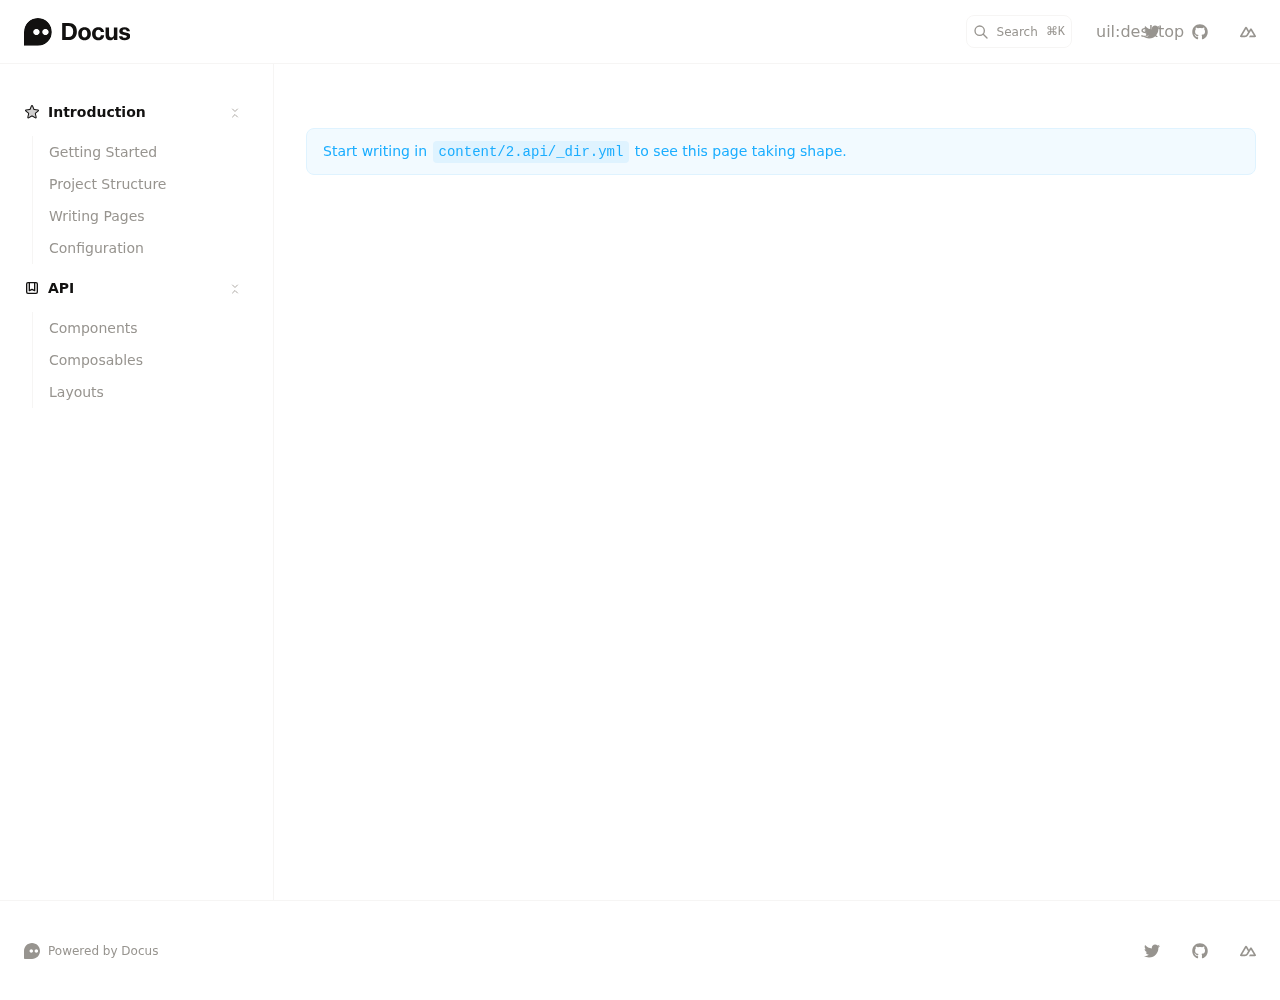
<file: api/_dir/index.html>
<!DOCTYPE html>
<html  lang="en">
<head><meta charset="utf-8">
<meta name="viewport" content="width=device-width, initial-scale=1">
<title>API · Docus</title>
<meta name="twitter:card" content="summary_large_image">
<meta name="description" content="The best place to start your documentation.">
<meta property="og:description" content="The best place to start your documentation.">
<meta property="og:image" content="https://user-images.githubusercontent.com/904724/185365452-87b7ca7b-6030-4813-a2db-5e65c785bf88.png">
<meta property="og:title" content="API">
<link rel="preload" as="fetch" crossorigin="anonymous" href="/api/_dir/_payload.json">
<link rel="stylesheet" href="/_nuxt/entry.6cc58107.css">
<link rel="stylesheet" href="/_nuxt/DocumentDrivenNotFound.af012ce0.css">
<link rel="stylesheet" href="/_nuxt/ButtonLink.6e4a7927.css">
<link rel="stylesheet" href="/_nuxt/DocsPageLayout.6682f74d.css">
<link rel="stylesheet" href="/_nuxt/DocsAside.5a795108.css">
<link rel="stylesheet" href="/_nuxt/ProseCodeInline.873c7ac7.css">
<link rel="stylesheet" href="/_nuxt/Alert.eca11227.css">
<link rel="stylesheet" href="/_nuxt/DocsPageBottom.c7f58d4e.css">
<link rel="stylesheet" href="/_nuxt/ProseA.baee409d.css">
<link rel="stylesheet" href="/_nuxt/DocsPrevNext.94f1d1c1.css">
<link rel="stylesheet" href="/_nuxt/DocsToc.fca01843.css">
<link rel="stylesheet" href="/_nuxt/DocsTocLinks.3e78ae3f.css">
<link rel="modulepreload" as="script" crossorigin href="/_nuxt/entry.ba9ba8df.js">
<link rel="modulepreload" as="script" crossorigin href="/_nuxt/document-driven.7380fb23.js">
<link rel="modulepreload" as="script" crossorigin href="/_nuxt/DocumentDrivenEmpty.0dd77724.js">
<link rel="modulepreload" as="script" crossorigin href="/_nuxt/ContentRenderer.5d9cb8fe.js">
<link rel="modulepreload" as="script" crossorigin href="/_nuxt/ContentRendererMarkdown.vue.f2c2a1e3.js">
<link rel="modulepreload" as="script" crossorigin href="/_nuxt/DocumentDrivenNotFound.bcde394b.js">
<link rel="modulepreload" as="script" crossorigin href="/_nuxt/ButtonLink.459bdceb.js">
<link rel="modulepreload" as="script" crossorigin href="/_nuxt/slot.a5e79efa.js">
<link rel="modulepreload" as="script" crossorigin href="/_nuxt/node.9352fcfb.js">
<link rel="modulepreload" as="script" crossorigin href="/_nuxt/IconDocus.0c3b2c2b.js">
<link rel="modulepreload" as="script" crossorigin href="/_nuxt/default.45672e6a.js">
<link rel="modulepreload" as="script" crossorigin href="/_nuxt/DocsPageLayout.7a2e0463.js">
<link rel="modulepreload" as="script" crossorigin href="/_nuxt/DocsAside.e89ee922.js">
<link rel="modulepreload" as="script" crossorigin href="/_nuxt/ProseCodeInline.55cb0b6f.js">
<link rel="modulepreload" as="script" crossorigin href="/_nuxt/Alert.9dfae116.js">
<link rel="modulepreload" as="script" crossorigin href="/_nuxt/DocsPageBottom.195b49d3.js">
<link rel="modulepreload" as="script" crossorigin href="/_nuxt/ProseA.114e9ee0.js">
<link rel="modulepreload" as="script" crossorigin href="/_nuxt/EditOnLink.vue.666b50b5.js">
<link rel="modulepreload" as="script" crossorigin href="/_nuxt/DocsPrevNext.2e26e772.js">
<link rel="modulepreload" as="script" crossorigin href="/_nuxt/DocsToc.22716d8e.js">
<link rel="modulepreload" as="script" crossorigin href="/_nuxt/DocsTocLinks.ea1ce1dc.js">
<link rel="prefetch" as="style" href="/_nuxt/page.81b716c6.css">
<link rel="prefetch" as="script" crossorigin href="/_nuxt/page.5c88c07e.js">
<link rel="prefetch" as="script" crossorigin href="/_nuxt/client-db.51690782.js">
<link rel="prefetch" as="script" crossorigin href="/_nuxt/debug.fa407af6.js">
<link rel="prefetch" as="style" href="/_nuxt/useStudio.26f36220.css">
<link rel="prefetch" as="script" crossorigin href="/_nuxt/useStudio.ddf19fc9.js">
<link rel="prefetch" as="style" href="/_nuxt/error-404.7910d5ca.css">
<link rel="prefetch" as="script" crossorigin href="/_nuxt/error-404.73be8771.js">
<link rel="prefetch" as="style" href="/_nuxt/error-500.1db01289.css">
<link rel="prefetch" as="script" crossorigin href="/_nuxt/error-500.b16a9194.js">
<script type="module" src="/_nuxt/entry.ba9ba8df.js" crossorigin></script><style id="pinceau-runtime-hydratable">@media{.phy[--]{--puid:shvIzg-v;}.pv-mYaC0M{padding-left:var(--elements-container-padding-mobile);padding-right:var(--elements-container-padding-mobile);}@media (min-width: 475px){.pv-mYaC0M{padding-left:var(--elements-container-padding-xs);padding-right:var(--elements-container-padding-xs);}}@media (min-width: 640px){.pv-mYaC0M{padding-left:var(--elements-container-padding-sm);padding-right:var(--elements-container-padding-sm);}}@media (min-width: 768px){.pv-mYaC0M{padding-left:var(--elements-container-padding-md);padding-right:var(--elements-container-padding-md);}}} @media{.phy[--]{--puid:v5YeLj-v;}.pv-LNMLBG{max-width:var(--elements-container-maxWidth);padding-left:var(--elements-container-padding-mobile);padding-right:var(--elements-container-padding-mobile);}@media (min-width: 475px){.pv-LNMLBG{padding-left:var(--elements-container-padding-xs);padding-right:var(--elements-container-padding-xs);}}@media (min-width: 640px){.pv-LNMLBG{padding-left:var(--elements-container-padding-sm);padding-right:var(--elements-container-padding-sm);}}@media (min-width: 768px){.pv-LNMLBG{padding-left:var(--elements-container-padding-md);padding-right:var(--elements-container-padding-md);}}} </style><style id="pinceau-theme">@media { :root {--pinceau-mq: initial; --docus-search-results-highlight-color: white;--docus-search-results-window-maxHeight: 100%;--docus-search-results-window-maxWidth: 640px;--docus-search-results-window-marginTop: 0;--docus-search-input-borderStyle: solid;--docus-search-input-borderWidth: 1px;--docus-search-backdropFilter: blur(24px);--docus-loadingBar-gradientColorStop3: #0047e1;--docus-loadingBar-gradientColorStop2: #34cdfe;--docus-loadingBar-gradientColorStop1: #00dc82;--docus-loadingBar-height: 3px;--docus-readableLine: 78ch;--docus-footer-height: 145px;--docus-header-height: 64px;--prose-code-inline-padding: 0.2rem 0.375rem 0.2rem 0.375rem;--prose-code-block-backdropFilter: contrast(1);--prose-code-block-border-style: solid;--prose-code-block-border-width: 1px;--prose-tbody-tr-borderBottom-style: dashed;--prose-tbody-tr-borderBottom-width: 1px;--prose-th-textAlign: inherit;--prose-thead-borderBottom-style: solid;--prose-thead-borderBottom-width: 1px;--prose-thead-border-style: solid;--prose-thead-border-width: 0px;--prose-table-textAlign: start;--prose-hr-width: 1px;--prose-hr-style: solid;--prose-li-listStylePosition: outside;--prose-ol-li-markerColor: currentColor;--prose-ol-paddingInlineStart: 21px;--prose-ol-listStyleType: decimal;--prose-ul-li-markerColor: currentColor;--prose-ul-paddingInlineStart: 21px;--prose-ul-listStyleType: disc;--prose-blockquote-border-style: solid;--prose-blockquote-border-width: 4px;--prose-blockquote-quotes: '201C' '201D' '2018' '2019';--prose-blockquote-paddingInlineStart: 24px;--prose-a-code-color-hover: currentColor;--prose-a-code-color-static: currentColor;--prose-a-hasCode-borderBottom: none;--prose-a-border-distance: 2px;--prose-a-border-color-hover: currentColor;--prose-a-border-color-static: currentColor;--prose-a-border-style-hover: solid;--prose-a-border-style-static: dashed;--prose-a-border-width: 1px;--prose-a-color-static: inherit;--prose-a-textDecoration: none;--prose-h6-margin: 3rem 0 2rem;--prose-h5-margin: 3rem 0 2rem;--prose-h4-margin: 3rem 0 2rem;--prose-h3-margin: 3rem 0 2rem;--prose-h2-margin: 3rem 0 2rem;--prose-h1-margin: 0 0 2rem;--typography-lead-loose: 2;--typography-lead-relaxed: 1.625;--typography-lead-normal: 1.5;--typography-lead-snug: 1.375;--typography-lead-tight: 1.25;--typography-lead-none: 1;--typography-lead-10: 2.5rem;--typography-lead-9: 2.25rem;--typography-lead-8: 2rem;--typography-lead-7: 1.75rem;--typography-lead-6: 1.5rem;--typography-lead-5: 1.25rem;--typography-lead-4: 1rem;--typography-lead-3: .75rem;--typography-lead-2: .5rem;--typography-lead-1: .025rem;--typography-fontWeight-black: 900;--typography-fontWeight-extrabold: 800;--typography-fontWeight-bold: 700;--typography-fontWeight-semibold: 600;--typography-fontWeight-medium: 500;--typography-fontWeight-normal: 400;--typography-fontWeight-light: 300;--typography-fontWeight-extralight: 200;--typography-fontWeight-thin: 100;--typography-fontSize-9xl: 128px;--typography-fontSize-8xl: 96px;--typography-fontSize-7xl: 72px;--typography-fontSize-6xl: 60px;--typography-fontSize-5xl: 48px;--typography-fontSize-4xl: 36px;--typography-fontSize-3xl: 30px;--typography-fontSize-2xl: 24px;--typography-fontSize-xl: 20px;--typography-fontSize-lg: 18px;--typography-fontSize-base: 16px;--typography-fontSize-sm: 14px;--typography-fontSize-xs: 12px;--typography-letterSpacing-wide: 0.025em;--typography-letterSpacing-tight: -0.025em;--typography-verticalMargin-base: 24px;--typography-verticalMargin-sm: 16px;--elements-border-secondary-hover: [object Object];--elements-backdrop-background: #fffc;--elements-backdrop-filter: saturate(200%) blur(20px);--elements-container-maxWidth: 80rem;--lead-loose: 2;--lead-relaxed: 1.625;--lead-normal: 1.5;--lead-snug: 1.375;--lead-tight: 1.25;--lead-none: 1;--lead-10: 2.5rem;--lead-9: 2.25rem;--lead-8: 2rem;--lead-7: 1.75rem;--lead-6: 1.5rem;--lead-5: 1.25rem;--lead-4: 1rem;--lead-3: .75rem;--lead-2: .5rem;--lead-1: .025rem;--letterSpacing-widest: 0.1em;--letterSpacing-wider: 0.05em;--letterSpacing-wide: 0.025em;--letterSpacing-normal: 0em;--letterSpacing-tight: -0.025em;--letterSpacing-tighter: -0.05em;--fontSize-9xl: 8rem;--fontSize-8xl: 6rem;--fontSize-7xl: 4.5rem;--fontSize-6xl: 3.75rem;--fontSize-5xl: 3rem;--fontSize-4xl: 2.25rem;--fontSize-3xl: 1.875rem;--fontSize-2xl: 1.5rem;--fontSize-xl: 1.25rem;--fontSize-lg: 1.125rem;--fontSize-base: 1rem;--fontSize-sm: 0.875rem;--fontSize-xs: 0.75rem;--fontWeight-black: 900;--fontWeight-extrabold: 800;--fontWeight-bold: 700;--fontWeight-semibold: 600;--fontWeight-medium: 500;--fontWeight-normal: 400;--fontWeight-light: 300;--fontWeight-extralight: 200;--fontWeight-thin: 100;--font-mono: ui-monospace, SFMono-Regular, Menlo, Monaco, Consolas, Liberation Mono, Courier New, monospace;--font-serif: ui-serif, Georgia, Cambria, Times New Roman, Times, serif;--font-sans: ui-sans-serif, system-ui, -apple-system, BlinkMacSystemFont, Segoe UI, Roboto, Helvetica Neue, Arial, Noto Sans, sans-serif, Apple Color Emoji, Segoe UI Emoji, Segoe UI Symbol, Noto Color Emoji;--opacity-total: 1;--opacity-high: 0.8;--opacity-medium: 0.5;--opacity-soft: 0.3;--opacity-light: 0.15;--opacity-bright: 0.1;--opacity-noOpacity: 0;--borderWidth-lg: 3px;--borderWidth-md: 2px;--borderWidth-sm: 1px;--borderWidth-noBorder: 0;--space-rem-875: 0.875rem;--space-rem-625: 0.625rem;--space-rem-375: 0.375rem;--space-rem-125: 0.125rem;--space-px: 1px;--space-128: 32rem;--space-96: 24rem;--space-80: 20rem;--space-72: 18rem;--space-64: 16rem;--space-60: 15rem;--space-56: 14rem;--space-52: 13rem;--space-48: 12rem;--space-44: 11rem;--space-40: 10rem;--space-36: 9rem;--space-32: 8rem;--space-28: 7rem;--space-24: 6rem;--space-20: 5rem;--space-16: 4rem;--space-14: 3.5rem;--space-12: 3rem;--space-11: 2.75rem;--space-10: 2.5rem;--space-9: 2.25rem;--space-8: 2rem;--space-7: 1.75rem;--space-6: 1.5rem;--space-5: 1.25rem;--space-4: 1rem;--space-3: 0.75rem;--space-2: 0.5rem;--space-1: 0.25rem;--space-0: 0px;--size-full: 100%;--size-7xl: 80rem;--size-6xl: 72rem;--size-5xl: 64rem;--size-4xl: 56rem;--size-3xl: 48rem;--size-2xl: 42rem;--size-xl: 36rem;--size-lg: 32rem;--size-md: 28rem;--size-sm: 24rem;--size-xs: 20rem;--size-200: 200px;--size-104: 104px;--size-80: 80px;--size-64: 64px;--size-56: 56px;--size-48: 48px;--size-40: 40px;--size-32: 32px;--size-24: 24px;--size-20: 20px;--size-16: 16px;--size-12: 12px;--size-8: 8px;--size-6: 6px;--size-4: 4px;--size-2: 2px;--size-0: 0px;--radii-full: 9999px;--radii-3xl: 1.75rem;--radii-2xl: 1.5rem;--radii-xl: 1rem;--radii-lg: 0.75rem;--radii-md: 0.5rem;--radii-sm: 0.375rem;--radii-xs: 0.25rem;--radii-2xs: 0.125rem;--radii-none: 0px;--shadow-none: 0px 0px 0px 0px transparent;--height-screen: 100vh;--width-screen: 100vw;--color-primary-900: #001A1F;--color-primary-800: #00232B;--color-primary-700: #024757;--color-primary-600: #09A0C1;--color-primary-500: #1AD6FF;--color-primary-400: #55E1FF;--color-primary-300: #82E3FF;--color-primary-200: #C5F2FF;--color-primary-100: #DCF7FF;--color-primary-50: #F1FCFF;--color-ruby-900: #380011;--color-ruby-800: #700021;--color-ruby-700: #a90032;--color-ruby-600: #e10043;--color-ruby-500: #ff1a5e;--color-ruby-400: #ff4079;--color-ruby-300: #ff6694;--color-ruby-200: #ff8dae;--color-ruby-100: #ffb3c9;--color-ruby-50: #ffd9e4;--color-pink-900: #380025;--color-pink-800: #70004b;--color-pink-700: #a90070;--color-pink-600: #e10095;--color-pink-500: #ff1ab2;--color-pink-400: #ff40bf;--color-pink-300: #ff66cc;--color-pink-200: #ff8dd8;--color-pink-100: #ffb3e5;--color-pink-50: #ffd9f2;--color-purple-900: #190038;--color-purple-800: #330070;--color-purple-700: #4c00a9;--color-purple-600: #6500e1;--color-purple-500: #811aff;--color-purple-400: #9640ff;--color-purple-300: #ab66ff;--color-purple-200: #c08dff;--color-purple-100: #d5b3ff;--color-purple-50: #ead9ff;--color-royalblue-900: #0b0531;--color-royalblue-800: #160a62;--color-royalblue-700: #211093;--color-royalblue-600: #2c15c4;--color-royalblue-500: #4127e8;--color-royalblue-400: #614bec;--color-royalblue-300: #806ff0;--color-royalblue-200: #a093f3;--color-royalblue-100: #c0b7f7;--color-royalblue-50: #dfdbfb;--color-indigoblue-900: #001238;--color-indigoblue-800: #002370;--color-indigoblue-700: #0035a9;--color-indigoblue-600: #0047e1;--color-indigoblue-500: #1a62ff;--color-indigoblue-400: #407cff;--color-indigoblue-300: #6696ff;--color-indigoblue-200: #8db0ff;--color-indigoblue-100: #b3cbff;--color-indigoblue-50: #d9e5ff;--color-blue-900: #00131D;--color-blue-800: #002235;--color-blue-700: #014267;--color-blue-600: #0069A6;--color-blue-500: #1AADFF;--color-blue-400: #64C7FF;--color-blue-300: #A1DDFF;--color-blue-200: #C6EAFF;--color-blue-100: #DFF3FF;--color-blue-50: #F2FAFF;--color-lightblue-900: #002e38;--color-lightblue-800: #005c70;--color-lightblue-700: #008aa9;--color-lightblue-600: #00b9e1;--color-lightblue-500: #1ad6ff;--color-lightblue-400: #40ddff;--color-lightblue-300: #66e4ff;--color-lightblue-200: #8deaff;--color-lightblue-100: #b3f1ff;--color-lightblue-50: #d9f8ff;--color-teal-900: #062a28;--color-teal-800: #0b544f;--color-teal-700: #117d77;--color-teal-600: #16a79e;--color-teal-500: #1cd1c6;--color-teal-400: #36e4da;--color-teal-300: #5fe9e1;--color-teal-200: #87efe9;--color-teal-100: #aff4f0;--color-teal-50: #d7faf8;--color-pear-900: #2a2b09;--color-pear-800: #545512;--color-pear-700: #7e801b;--color-pear-600: #a8aa24;--color-pear-500: #d0d32f;--color-pear-400: #d8da52;--color-pear-300: #e0e274;--color-pear-200: #e8e997;--color-pear-100: #eff0ba;--color-pear-50: #f7f8dc;--color-red-900: #1C0301;--color-red-800: #340A01;--color-red-700: #701704;--color-red-600: #BB2402;--color-red-500: #FF3B10;--color-red-400: #FF7353;--color-red-300: #FFA692;--color-red-200: #FFDED7;--color-red-100: #FFF3F0;--color-red-50: #FFF9F8;--color-orange-900: #381800;--color-orange-800: #702f00;--color-orange-700: #a94700;--color-orange-600: #e15e00;--color-orange-500: #ff7a1a;--color-orange-400: #ff9040;--color-orange-300: #ffa666;--color-orange-200: #ffbd8d;--color-orange-100: #ffd3b3;--color-orange-50: #ffe9d9;--color-yellow-900: #1B1500;--color-yellow-800: #292100;--color-yellow-700: #614E02;--color-yellow-600: #CBA408;--color-yellow-500: #FBCA05;--color-yellow-400: #FFDC4E;--color-yellow-300: #FFE372;--color-yellow-200: #FFF0B1;--color-yellow-100: #FFF6D3;--color-yellow-50: #FFFCEE;--color-green-900: #00190F;--color-green-800: #002817;--color-green-700: #006037;--color-green-600: #00B467;--color-green-500: #0DD885;--color-green-400: #3CEEA5;--color-green-300: #86FBCB;--color-green-200: #C3FFE6;--color-green-100: #DEFFF1;--color-green-50: #ECFFF7;--color-gray-900: #121110;--color-gray-800: #201E1B;--color-gray-700: #36332E;--color-gray-600: #67635D;--color-gray-500: #97948F;--color-gray-400: #ADA9A4;--color-gray-300: #DBD9D3;--color-gray-200: #ECEBE8;--color-gray-100: #F6F5F4;--color-gray-50: #FBFBFB;--color-black: #0B0A0A;--color-white: #ffffff;--media-portrait: only screen and (orientation: portrait);--media-landscape: only screen and (orientation: landscape);--media-rm: (prefers-reduced-motion: reduce);--media-2xl: (min-width: 1536px);--media-xl: (min-width: 1280px);--media-lg: (min-width: 1024px);--media-md: (min-width: 768px);--media-sm: (min-width: 640px);--media-xs: (min-width: 475px);--docus-search-results-highlight-backgroundColor: var(--color-primary-500);--docus-search-results-selected-backgroundColor: var(--color-gray-300);--docus-search-results-window-borderRadius: none;--docus-search-results-window-marginX: 0;--docus-search-input-backgroundColor: var(--color-gray-200);--docus-search-input-padding: var(--space-2) var(--space-4);--docus-search-input-gap: var(--space-2);--docus-search-input-fontSize: var(--fontSize-sm);--docus-search-input-borderColor: var(--color-gray-200);--docus-search-input-borderRadius: var(--radii-2xs);--docus-footer-padding: var(--space-4) 0;--docus-header-title-color-hover: var(--color-primary-500);--docus-header-title-color-static: var(--color-gray-900);--docus-header-title-fontWeight: var(--fontWeight-bold);--docus-header-title-fontSize: var(--fontSize-2xl);--docus-header-logo-height: var(--space-6);--docus-body-fontFamily: var(--font-sans);--docus-body-color: var(--color-gray-800);--docus-body-backgroundColor: var(--color-white);--prose-code-inline-fontWeight: var(--typography-fontWeight-normal);--prose-code-inline-fontSize: var(--typography-fontSize-sm);--prose-code-inline-borderRadius: var(--radii-xs);--prose-code-block-pre-padding: var(--typography-verticalMargin-sm);--prose-code-block-margin: var(--typography-verticalMargin-base) 0;--prose-code-block-fontSize: var(--typography-fontSize-sm);--prose-tbody-code-inline-fontSize: var(--typography-fontSize-sm);--prose-tbody-td-padding: var(--typography-verticalMargin-sm);--prose-th-fontWeight: var(--typography-fontWeight-semibold);--prose-th-padding: 0 var(--typography-verticalMargin-sm) var(--typography-verticalMargin-sm) var(--typography-verticalMargin-sm);--prose-table-lineHeight: var(--typography-lead-6);--prose-table-fontSize: var(--typography-fontSize-sm);--prose-table-margin: var(--typography-verticalMargin-base) 0;--prose-hr-margin: var(--typography-verticalMargin-base) 0;--prose-li-margin: var(--typography-verticalMargin-sm) 0;--prose-ol-margin: var(--typography-verticalMargin-base) 0;--prose-ul-margin: var(--typography-verticalMargin-base) 0;--prose-blockquote-margin: var(--typography-verticalMargin-base) 0;--prose-a-code-border-style: var(--prose-a-border-style-static);--prose-a-code-border-width: var(--prose-a-border-width);--prose-a-fontWeight: var(--typography-fontWeight-medium);--prose-img-margin: var(--typography-verticalMargin-base) 0;--prose-strong-fontWeight: var(--typography-fontWeight-semibold);--prose-h6-iconSize: var(--typography-fontSize-base);--prose-h6-fontWeight: var(--typography-fontWeight-semibold);--prose-h6-lineHeight: var(--typography-lead-normal);--prose-h6-fontSize: var(--typography-fontSize-lg);--prose-h5-iconSize: var(--typography-fontSize-lg);--prose-h5-fontWeight: var(--typography-fontWeight-semibold);--prose-h5-lineHeight: var(--typography-lead-snug);--prose-h5-fontSize: var(--typography-fontSize-xl);--prose-h4-iconSize: var(--typography-fontSize-lg);--prose-h4-letterSpacing: var(--typography-letterSpacing-tight);--prose-h4-fontWeight: var(--typography-fontWeight-semibold);--prose-h4-lineHeight: var(--typography-lead-snug);--prose-h4-fontSize: var(--typography-fontSize-2xl);--prose-h3-iconSize: var(--typography-fontSize-xl);--prose-h3-letterSpacing: var(--typography-letterSpacing-tight);--prose-h3-fontWeight: var(--typography-fontWeight-semibold);--prose-h3-lineHeight: var(--typography-lead-snug);--prose-h3-fontSize: var(--typography-fontSize-3xl);--prose-h2-iconSize: var(--typography-fontSize-2xl);--prose-h2-letterSpacing: var(--typography-letterSpacing-tight);--prose-h2-fontWeight: var(--typography-fontWeight-semibold);--prose-h2-lineHeight: var(--typography-lead-tight);--prose-h2-fontSize: var(--typography-fontSize-4xl);--prose-h1-iconSize: var(--typography-fontSize-3xl);--prose-h1-letterSpacing: var(--typography-letterSpacing-tight);--prose-h1-fontWeight: var(--typography-fontWeight-bold);--prose-h1-lineHeight: var(--typography-lead-tight);--prose-h1-fontSize: var(--typography-fontSize-5xl);--prose-p-br-margin: var(--typography-verticalMargin-base) 0 0 0;--prose-p-margin: var(--typography-verticalMargin-base) 0;--prose-p-lineHeight: var(--typography-lead-normal);--prose-p-fontSize: var(--typography-fontSize-base);--typography-color-secondary-900: var(--color-gray-900);--typography-color-secondary-800: var(--color-gray-800);--typography-color-secondary-700: var(--color-gray-700);--typography-color-secondary-600: var(--color-gray-600);--typography-color-secondary-500: var(--color-gray-500);--typography-color-secondary-400: var(--color-gray-400);--typography-color-secondary-300: var(--color-gray-300);--typography-color-secondary-200: var(--color-gray-200);--typography-color-secondary-100: var(--color-gray-100);--typography-color-secondary-50: var(--color-gray-50);--typography-color-primary-900: var(--color-primary-900);--typography-color-primary-800: var(--color-primary-800);--typography-color-primary-700: var(--color-primary-700);--typography-color-primary-600: var(--color-primary-600);--typography-color-primary-500: var(--color-primary-500);--typography-color-primary-400: var(--color-primary-400);--typography-color-primary-300: var(--color-primary-300);--typography-color-primary-200: var(--color-primary-200);--typography-color-primary-100: var(--color-primary-100);--typography-color-primary-50: var(--color-primary-50);--typography-font-code: var(--font-mono);--typography-font-body: var(--font-sans);--typography-font-display: var(--font-sans);--typography-body-backgroundColor: var(--color-white);--typography-body-color: var(--color-black);--elements-state-danger-borderColor-secondary: var(--color-red-200);--elements-state-danger-borderColor-primary: var(--color-red-100);--elements-state-danger-backgroundColor-secondary: var(--color-red-100);--elements-state-danger-backgroundColor-primary: var(--color-red-50);--elements-state-danger-color-secondary: var(--color-red-600);--elements-state-danger-color-primary: var(--color-red-500);--elements-state-warning-borderColor-secondary: var(--color-yellow-200);--elements-state-warning-borderColor-primary: var(--color-yellow-100);--elements-state-warning-backgroundColor-secondary: var(--color-yellow-100);--elements-state-warning-backgroundColor-primary: var(--color-yellow-50);--elements-state-warning-color-secondary: var(--color-yellow-700);--elements-state-warning-color-primary: var(--color-yellow-600);--elements-state-success-borderColor-secondary: var(--color-green-200);--elements-state-success-borderColor-primary: var(--color-green-100);--elements-state-success-backgroundColor-secondary: var(--color-green-100);--elements-state-success-backgroundColor-primary: var(--color-green-50);--elements-state-success-color-secondary: var(--color-green-600);--elements-state-success-color-primary: var(--color-green-500);--elements-state-info-borderColor-secondary: var(--color-blue-200);--elements-state-info-borderColor-primary: var(--color-blue-100);--elements-state-info-backgroundColor-secondary: var(--color-blue-100);--elements-state-info-backgroundColor-primary: var(--color-blue-50);--elements-state-info-color-secondary: var(--color-blue-600);--elements-state-info-color-primary: var(--color-blue-500);--elements-state-primary-borderColor-secondary: var(--color-primary-200);--elements-state-primary-borderColor-primary: var(--color-primary-100);--elements-state-primary-backgroundColor-secondary: var(--color-primary-100);--elements-state-primary-backgroundColor-primary: var(--color-primary-50);--elements-state-primary-color-secondary: var(--color-primary-700);--elements-state-primary-color-primary: var(--color-primary-600);--elements-surface-secondary-backgroundColor: var(--color-gray-200);--elements-surface-primary-backgroundColor: var(--color-gray-100);--elements-surface-background-base: var(--color-gray-100);--elements-border-secondary-static: var(--color-gray-200);--elements-border-primary-hover: var(--color-gray-200);--elements-border-primary-static: var(--color-gray-100);--elements-container-padding-md: var(--space-6);--elements-container-padding-sm: var(--space-6);--elements-container-padding-xs: var(--space-4);--elements-container-padding-mobile: var(--space-4);--elements-text-secondary-color-hover: var(--color-gray-700);--elements-text-secondary-color-static: var(--color-gray-500);--elements-text-primary-color-static: var(--color-gray-900);--text-6xl-lineHeight: var(--lead-none);--text-6xl-fontSize: var(--fontSize-6xl);--text-5xl-lineHeight: var(--lead-none);--text-5xl-fontSize: var(--fontSize-5xl);--text-4xl-lineHeight: var(--lead-10);--text-4xl-fontSize: var(--fontSize-4xl);--text-3xl-lineHeight: var(--lead-9);--text-3xl-fontSize: var(--fontSize-3xl);--text-2xl-lineHeight: var(--lead-8);--text-2xl-fontSize: var(--fontSize-2xl);--text-xl-lineHeight: var(--lead-7);--text-xl-fontSize: var(--fontSize-xl);--text-lg-lineHeight: var(--lead-7);--text-lg-fontSize: var(--fontSize-lg);--text-base-lineHeight: var(--lead-6);--text-base-fontSize: var(--fontSize-base);--text-sm-lineHeight: var(--lead-5);--text-sm-fontSize: var(--fontSize-sm);--text-xs-lineHeight: var(--lead-4);--text-xs-fontSize: var(--fontSize-xs);--color-shadow: var(--color-gray-400);--color-secondary-900: var(--color-gray-900);--color-secondary-800: var(--color-gray-800);--color-secondary-700: var(--color-gray-700);--color-secondary-600: var(--color-gray-600);--color-secondary-500: var(--color-gray-500);--color-secondary-400: var(--color-gray-400);--color-secondary-300: var(--color-gray-300);--color-secondary-200: var(--color-gray-200);--color-secondary-100: var(--color-gray-100);--color-secondary-50: var(--color-gray-50);--prose-code-inline-backgroundColor: var(--typography-color-secondary-100);--prose-code-inline-color: var(--typography-color-secondary-700);--prose-code-block-backgroundColor: var(--typography-color-secondary-100);--prose-code-block-color: var(--typography-color-secondary-700);--prose-code-block-border-color: var(--typography-color-secondary-200);--prose-tbody-tr-borderBottom-color: var(--typography-color-secondary-200);--prose-th-color: var(--typography-color-secondary-600);--prose-thead-borderBottom-color: var(--typography-color-secondary-200);--prose-thead-border-color: var(--typography-color-secondary-300);--prose-hr-color: var(--typography-color-secondary-200);--prose-blockquote-border-color: var(--typography-color-secondary-200);--prose-blockquote-color: var(--typography-color-secondary-500);--prose-a-code-background-hover: var(--typography-color-primary-50);--prose-a-code-border-color-hover: var(--typography-color-primary-500);--prose-a-code-border-color-static: var(--typography-color-secondary-400);--prose-a-color-hover: var(--typography-color-primary-500);--shadow-2xl: 0px 25px 50px -12px var(--color-shadow);--shadow-xl: 0px 20px 25px -5px var(--color-shadow), 0px 8px 10px -6px var(--color-shadow);--shadow-lg: 0px 10px 15px -3px var(--color-shadow), 0px 4px 6px -4px var(--color-shadow);--shadow-md: 0px 4px 6px -1px var(--color-shadow), 0px 2px 4px -2px var(--color-shadow);--shadow-sm: 0px 1px 3px 0px var(--color-shadow), 0px 1px 2px -1px var(--color-shadow);--shadow-xs: 0px 1px 2px 0px var(--color-shadow); } }@media { :root.dark {--pinceau-mq: dark; --prose-code-block-backdropFilter: contrast(1);--prose-ol-li-markerColor: currentColor;--prose-ul-li-markerColor: currentColor;--prose-a-code-color-hover: currentColor;--prose-a-code-color-static: currentColor;--prose-a-border-color-hover: currentColor;--prose-a-border-color-static: currentColor;--prose-a-color-static: inherit;--elements-backdrop-background: #0c0d0ccc;--docus-search-results-selected-backgroundColor: var(--color-gray-700);--docus-search-input-backgroundColor: var(--color-gray-800);--docus-search-input-borderColor: transparent;--docus-header-title-color-static: var(--color-gray-100);--docus-body-color: var(--color-gray-200);--docus-body-backgroundColor: var(--color-black);--typography-body-backgroundColor: var(--color-black);--typography-body-color: var(--color-white);--elements-state-danger-borderColor-secondary: var(--color-red-700);--elements-state-danger-borderColor-primary: var(--color-red-800);--elements-state-danger-backgroundColor-secondary: var(--color-red-800);--elements-state-danger-backgroundColor-primary: var(--color-red-900);--elements-state-danger-color-secondary: var(--color-red-200);--elements-state-danger-color-primary: var(--color-red-300);--elements-state-warning-borderColor-secondary: var(--color-yellow-700);--elements-state-warning-borderColor-primary: var(--color-yellow-800);--elements-state-warning-backgroundColor-secondary: var(--color-yellow-800);--elements-state-warning-backgroundColor-primary: var(--color-yellow-900);--elements-state-warning-color-secondary: var(--color-yellow-200);--elements-state-warning-color-primary: var(--color-yellow-400);--elements-state-success-borderColor-secondary: var(--color-green-700);--elements-state-success-borderColor-primary: var(--color-green-800);--elements-state-success-backgroundColor-secondary: var(--color-green-800);--elements-state-success-backgroundColor-primary: var(--color-green-900);--elements-state-success-color-secondary: var(--color-green-200);--elements-state-success-color-primary: var(--color-green-400);--elements-state-info-borderColor-secondary: var(--color-blue-700);--elements-state-info-borderColor-primary: var(--color-blue-800);--elements-state-info-backgroundColor-secondary: var(--color-blue-800);--elements-state-info-backgroundColor-primary: var(--color-blue-900);--elements-state-info-color-secondary: var(--color-blue-200);--elements-state-info-color-primary: var(--color-blue-400);--elements-state-primary-borderColor-secondary: var(--color-primary-700);--elements-state-primary-borderColor-primary: var(--color-primary-800);--elements-state-primary-backgroundColor-secondary: var(--color-primary-800);--elements-state-primary-backgroundColor-primary: var(--color-primary-900);--elements-state-primary-color-secondary: var(--color-primary-200);--elements-state-primary-color-primary: var(--color-primary-400);--elements-surface-secondary-backgroundColor: var(--color-gray-800);--elements-surface-primary-backgroundColor: var(--color-gray-900);--elements-surface-background-base: var(--color-gray-900);--elements-border-secondary-static: var(--color-gray-800);--elements-border-primary-hover: var(--color-gray-800);--elements-border-primary-static: var(--color-gray-900);--elements-text-secondary-color-hover: var(--color-gray-200);--elements-text-secondary-color-static: var(--color-gray-400);--elements-text-primary-color-static: var(--color-gray-50);--color-shadow: var(--color-gray-800);--prose-code-inline-backgroundColor: var(--typography-color-secondary-800);--prose-code-inline-color: var(--typography-color-secondary-200);--prose-code-block-backgroundColor: var(--typography-color-secondary-900);--prose-code-block-color: var(--typography-color-secondary-200);--prose-code-block-border-color: var(--typography-color-secondary-800);--prose-tbody-tr-borderBottom-color: var(--typography-color-secondary-800);--prose-th-color: var(--typography-color-secondary-400);--prose-thead-borderBottom-color: var(--typography-color-secondary-800);--prose-thead-border-color: var(--typography-color-secondary-600);--prose-hr-color: var(--typography-color-secondary-800);--prose-blockquote-border-color: var(--typography-color-secondary-700);--prose-blockquote-color: var(--typography-color-secondary-400);--prose-a-code-background-hover: var(--typography-color-primary-900);--prose-a-code-border-color-hover: var(--typography-color-primary-600);--prose-a-code-border-color-static: var(--typography-color-secondary-600);--prose-a-color-hover: var(--typography-color-primary-400); } }@media (min-width: 640px) { :root {--pinceau-mq: sm; --docus-search-results-window-maxHeight: 320px;--docus-search-results-window-marginTop: 20vh;--docus-footer-height: 100px;--docus-search-results-window-borderRadius: var(--radii-xs);--docus-search-results-window-marginX: var(--space-4);--docus-header-logo-height: var(--space-7); } }</style><script>"use strict";(()=>{const a=window,e=document.documentElement,m=["dark","light"],c=window.localStorage.getItem("nuxt-color-mode")||"system";let n=c==="system"?f():c;const l=e.getAttribute("data-color-mode-forced");l&&(n=l),i(n),a["__NUXT_COLOR_MODE__"]={preference:c,value:n,getColorScheme:f,addColorScheme:i,removeColorScheme:d};function i(o){const t=""+o+"",s="theme";e.classList?e.classList.add(t):e.className+=" "+t,s&&e.setAttribute("data-"+s,o)}function d(o){const t=""+o+"",s="theme";e.classList?e.classList.remove(t):e.className=e.className.replace(new RegExp(t,"g"),""),s&&e.removeAttribute("data-"+s)}function r(o){return a.matchMedia("(prefers-color-scheme"+o+")")}function f(){if(a.matchMedia&&r("").media!=="not all"){for(const o of m)if(r(":"+o).matches)return o}return"light"}})();
</script></head>
<body ><!----><!--teleport anchor--><!----><!--teleport anchor--><div id="__nuxt"><div class="app-layout" data-v-10933cd9><div class="nuxt-progress" style="width:0%;opacity:0;background-size:Infinity% auto;" data-v-10933cd9></div><header class="has-dialog" data-v-10933cd9 data-v-4e6c4e50><div class="container pv-mYaC0M pc-shvIzg" data-v-4e6c4e50 data-v-6d327d86><!--[--><div class="section left" data-v-4e6c4e50><!--[--><button aria-label="Menu" data-v-5613bb55><svg xmlns="http://www.w3.org/2000/svg" xmlns:xlink="http://www.w3.org/1999/xlink" role="img" class="icon" data-v-5613bb55 style="" width="1em" height="1em" viewBox="0 0 24 24" data-v-121c6e7d><path fill="none" stroke="currentColor" stroke-linecap="round" stroke-linejoin="round" stroke-width="2" d="M4 6h16M4 12h16M4 18h16"/></svg></button><!--teleport start--><!--teleport end--><!--]--><a href="/" class="navbar-logo" aria-label="Docus" data-v-4e6c4e50 data-v-4f7316b5><span class="logo" data-v-4f7316b5><svg viewbox="0 0 167 44" fill="none" xmlns="http://www.w3.org/2000/svg" data-v-4f7316b5 data-v-d4f664a6><path d="M60 34.5945H70.2569C78.3172 34.5945 83.064 29.6369 83.064 21.1959V21.159C83.064 12.7365 78.2986 8 70.2569 8H60V34.5945ZM65.6217 29.987V12.5891H69.5867C74.5197 12.5891 77.3306 15.63 77.3306 21.1775V21.2143C77.3306 26.9645 74.6128 29.987 69.5867 29.987H65.6217Z" fill="currentColor" data-v-d4f664a6></path><path d="M95.1966 35C101.228 35 105.081 31.1666 105.081 24.716V24.6792C105.081 18.284 101.153 14.4321 95.178 14.4321C89.2211 14.4321 85.312 18.3208 85.312 24.6792V24.716C85.312 31.1481 89.1281 35 95.1966 35ZM95.2152 30.7795C92.5346 30.7795 90.8407 28.5863 90.8407 24.716V24.6792C90.8407 20.8642 92.5532 18.6526 95.178 18.6526C97.8213 18.6526 99.5525 20.8642 99.5525 24.6792V24.716C99.5525 28.5679 97.8585 30.7795 95.2152 30.7795Z" fill="currentColor" data-v-d4f664a6></path><path d="M116.823 35C122.147 35 125.59 31.7195 125.851 27.4068V27.2962H120.788L120.769 27.4621C120.397 29.4526 119.038 30.7795 116.86 30.7795C114.179 30.7795 112.504 28.5863 112.504 24.716V24.6976C112.504 20.9195 114.179 18.6526 116.841 18.6526C119.094 18.6526 120.415 20.0901 120.751 21.97L120.788 22.1358H125.832V22.0068C125.628 17.7311 122.184 14.4321 116.767 14.4321C110.792 14.4321 106.975 18.3577 106.975 24.6792V24.6976C106.975 31.0744 110.736 35 116.823 35Z" fill="currentColor" data-v-d4f664a6></path><path d="M135.08 35C138.095 35 140.143 33.5993 141.167 31.3324H141.278V34.5945H146.714V14.8375H141.278V26.1904C141.278 28.7706 139.733 30.5399 137.295 30.5399C134.856 30.5399 133.628 29.0471 133.628 26.4669V14.8375H128.192V27.5911C128.192 32.2171 130.687 35 135.08 35Z" fill="currentColor" data-v-d4f664a6></path><path d="M158.27 35C163.407 35 167 32.4567 167 28.5863V28.5679C167 25.656 165.287 24.0341 161.118 23.1679L157.73 22.4491C155.719 22.0253 155.031 21.3618 155.031 20.3481V20.3297C155.031 19.058 156.203 18.2287 158.083 18.2287C160.094 18.2287 161.267 19.2976 161.453 20.7167L161.471 20.8642H166.479V20.6799C166.348 17.215 163.389 14.4321 158.083 14.4321C153.001 14.4321 149.725 16.8648 149.725 20.6246V20.643C149.725 23.5918 151.68 25.5085 155.552 26.3195L158.94 27.0198C160.894 27.4437 161.564 28.0519 161.564 29.1024V29.1208C161.564 30.3925 160.317 31.185 158.27 31.185C156.092 31.185 154.919 30.2819 154.565 28.7338L154.528 28.5679H149.223L149.241 28.7338C149.669 32.4751 152.741 35 158.27 35Z" fill="currentColor" data-v-d4f664a6></path><mask id="mask0_109_36" style="mask-type:alpha;" maskUnits="userSpaceOnUse" x="0" y="0" width="44" height="44" data-v-d4f664a6><path fill-rule="evenodd" clip-rule="evenodd" d="M0 21.8104C0 9.76479 9.80347 0 21.8967 0C33.99 0 43.7935 9.76479 43.7935 21.8104C43.7935 33.8559 33.99 43.6207 21.8967 43.6207H0V21.8104ZM19.5294 17.0944C22.1442 17.0944 24.2641 19.2059 24.2641 21.8104C24.2641 24.4148 22.1442 26.526 19.5294 26.526C16.9147 26.526 14.7948 24.4148 14.7948 21.8101C14.7948 19.2059 16.9147 17.0944 19.5294 17.0944V17.0944ZM38.4674 21.8104C38.4674 19.2059 36.3475 17.0944 33.7328 17.0944C31.1183 17.0944 28.9984 19.2059 28.9984 21.8104C28.9984 24.4148 31.1183 26.526 33.7328 26.526C36.3475 26.526 38.4674 24.4148 38.4674 21.8101V21.8104Z" fill="white" data-v-d4f664a6></path></mask><g mask="url(#mask0_109_36)" data-v-d4f664a6><path fill-rule="evenodd" clip-rule="evenodd" d="M0 21.8104C0 9.76479 9.80347 0 21.8967 0C33.99 0 43.7935 9.76479 43.7935 21.8104C43.7935 33.8559 33.99 43.6207 21.8967 43.6207H0V21.8104ZM19.5294 17.0944C22.1442 17.0944 24.2641 19.2059 24.2641 21.8104C24.2641 24.4148 22.1442 26.526 19.5294 26.526C16.9147 26.526 14.7948 24.4148 14.7948 21.8101C14.7948 19.2059 16.9147 17.0944 19.5294 17.0944V17.0944ZM38.4674 21.8104C38.4674 19.2059 36.3475 17.0944 33.7328 17.0944C31.1183 17.0944 28.9984 19.2059 28.9984 21.8104C28.9984 24.4148 31.1183 26.526 33.7328 26.526C36.3475 26.526 38.4674 24.4148 38.4674 21.8101V21.8104Z" fill="currentColor" data-v-d4f664a6></path><path d="M9.9987e-06 43.6206H-0.156525V43.7762H9.9987e-06V43.6206ZM21.8967 -0.156006C9.71704 -0.156006 -0.156525 9.67861 -0.156525 21.8106H0.156545C0.156545 9.8508 9.88991 0.155828 21.8967 0.155828V-0.156006ZM43.9497 21.8103C43.9497 9.67861 34.0764 -0.156006 21.8967 -0.156006V0.155828C33.9036 0.155828 43.6369 9.8508 43.6369 21.8103H43.9497ZM21.8967 43.7762C34.0764 43.7762 43.9497 33.9419 43.9497 21.8103H43.6369C43.6369 33.7697 33.9036 43.4647 21.8967 43.4647V43.7762V43.7762ZM9.9987e-06 43.7762H21.8967V43.4647H9.9987e-06V43.7762ZM-0.156525 21.8103V43.6206H0.156545V21.8103H-0.156525ZM24.4203 21.8103C24.4203 19.1197 22.2306 16.9387 19.5294 16.9387V17.2502C22.0577 17.2502 24.1075 19.2916 24.1075 21.8103H24.4203V21.8103ZM19.5294 26.6816C22.2306 26.6816 24.4203 24.5005 24.4203 21.8103H24.1075C24.1075 24.3286 22.058 26.37 19.5294 26.37V26.6816V26.6816ZM14.6385 21.8106C14.6385 24.5008 16.8282 26.6819 19.5294 26.6819V26.3703C17.0011 26.3703 14.9513 24.3289 14.9513 21.8106H14.6385ZM19.5297 16.9387C16.8285 16.9387 14.6388 19.1197 14.6388 21.8103H14.9516C14.9516 19.2916 17.0011 17.2502 19.5297 17.2502V16.9387ZM33.7331 17.2502C36.2617 17.2502 38.3112 19.2916 38.3112 21.8103H38.624C38.624 19.1197 36.4343 16.9387 33.7331 16.9387V17.2502V17.2502ZM29.155 21.8103C29.155 19.2916 31.2045 17.2502 33.7328 17.2502V16.9387C31.0319 16.9387 28.8422 19.1197 28.8422 21.8103H29.155ZM33.7328 26.37C31.2045 26.37 29.155 24.3286 29.155 21.8103H28.8422C28.8422 24.5005 31.0319 26.6816 33.7328 26.6816V26.37ZM38.3109 21.8106C38.3109 24.3289 36.2614 26.3703 33.7328 26.3703V26.6819C36.434 26.6819 38.6237 24.5008 38.6237 21.8106H38.3109Z" fill="currentColor" data-v-d4f664a6></path></g></svg></span></a></div><div class="section center" data-v-4e6c4e50><a href="/" class="navbar-logo" aria-label="Docus" data-v-4e6c4e50 data-v-4f7316b5><span class="logo" data-v-4f7316b5><svg viewbox="0 0 167 44" fill="none" xmlns="http://www.w3.org/2000/svg" data-v-4f7316b5 data-v-d4f664a6><path d="M60 34.5945H70.2569C78.3172 34.5945 83.064 29.6369 83.064 21.1959V21.159C83.064 12.7365 78.2986 8 70.2569 8H60V34.5945ZM65.6217 29.987V12.5891H69.5867C74.5197 12.5891 77.3306 15.63 77.3306 21.1775V21.2143C77.3306 26.9645 74.6128 29.987 69.5867 29.987H65.6217Z" fill="currentColor" data-v-d4f664a6></path><path d="M95.1966 35C101.228 35 105.081 31.1666 105.081 24.716V24.6792C105.081 18.284 101.153 14.4321 95.178 14.4321C89.2211 14.4321 85.312 18.3208 85.312 24.6792V24.716C85.312 31.1481 89.1281 35 95.1966 35ZM95.2152 30.7795C92.5346 30.7795 90.8407 28.5863 90.8407 24.716V24.6792C90.8407 20.8642 92.5532 18.6526 95.178 18.6526C97.8213 18.6526 99.5525 20.8642 99.5525 24.6792V24.716C99.5525 28.5679 97.8585 30.7795 95.2152 30.7795Z" fill="currentColor" data-v-d4f664a6></path><path d="M116.823 35C122.147 35 125.59 31.7195 125.851 27.4068V27.2962H120.788L120.769 27.4621C120.397 29.4526 119.038 30.7795 116.86 30.7795C114.179 30.7795 112.504 28.5863 112.504 24.716V24.6976C112.504 20.9195 114.179 18.6526 116.841 18.6526C119.094 18.6526 120.415 20.0901 120.751 21.97L120.788 22.1358H125.832V22.0068C125.628 17.7311 122.184 14.4321 116.767 14.4321C110.792 14.4321 106.975 18.3577 106.975 24.6792V24.6976C106.975 31.0744 110.736 35 116.823 35Z" fill="currentColor" data-v-d4f664a6></path><path d="M135.08 35C138.095 35 140.143 33.5993 141.167 31.3324H141.278V34.5945H146.714V14.8375H141.278V26.1904C141.278 28.7706 139.733 30.5399 137.295 30.5399C134.856 30.5399 133.628 29.0471 133.628 26.4669V14.8375H128.192V27.5911C128.192 32.2171 130.687 35 135.08 35Z" fill="currentColor" data-v-d4f664a6></path><path d="M158.27 35C163.407 35 167 32.4567 167 28.5863V28.5679C167 25.656 165.287 24.0341 161.118 23.1679L157.73 22.4491C155.719 22.0253 155.031 21.3618 155.031 20.3481V20.3297C155.031 19.058 156.203 18.2287 158.083 18.2287C160.094 18.2287 161.267 19.2976 161.453 20.7167L161.471 20.8642H166.479V20.6799C166.348 17.215 163.389 14.4321 158.083 14.4321C153.001 14.4321 149.725 16.8648 149.725 20.6246V20.643C149.725 23.5918 151.68 25.5085 155.552 26.3195L158.94 27.0198C160.894 27.4437 161.564 28.0519 161.564 29.1024V29.1208C161.564 30.3925 160.317 31.185 158.27 31.185C156.092 31.185 154.919 30.2819 154.565 28.7338L154.528 28.5679H149.223L149.241 28.7338C149.669 32.4751 152.741 35 158.27 35Z" fill="currentColor" data-v-d4f664a6></path><mask id="mask0_109_36" style="mask-type:alpha;" maskUnits="userSpaceOnUse" x="0" y="0" width="44" height="44" data-v-d4f664a6><path fill-rule="evenodd" clip-rule="evenodd" d="M0 21.8104C0 9.76479 9.80347 0 21.8967 0C33.99 0 43.7935 9.76479 43.7935 21.8104C43.7935 33.8559 33.99 43.6207 21.8967 43.6207H0V21.8104ZM19.5294 17.0944C22.1442 17.0944 24.2641 19.2059 24.2641 21.8104C24.2641 24.4148 22.1442 26.526 19.5294 26.526C16.9147 26.526 14.7948 24.4148 14.7948 21.8101C14.7948 19.2059 16.9147 17.0944 19.5294 17.0944V17.0944ZM38.4674 21.8104C38.4674 19.2059 36.3475 17.0944 33.7328 17.0944C31.1183 17.0944 28.9984 19.2059 28.9984 21.8104C28.9984 24.4148 31.1183 26.526 33.7328 26.526C36.3475 26.526 38.4674 24.4148 38.4674 21.8101V21.8104Z" fill="white" data-v-d4f664a6></path></mask><g mask="url(#mask0_109_36)" data-v-d4f664a6><path fill-rule="evenodd" clip-rule="evenodd" d="M0 21.8104C0 9.76479 9.80347 0 21.8967 0C33.99 0 43.7935 9.76479 43.7935 21.8104C43.7935 33.8559 33.99 43.6207 21.8967 43.6207H0V21.8104ZM19.5294 17.0944C22.1442 17.0944 24.2641 19.2059 24.2641 21.8104C24.2641 24.4148 22.1442 26.526 19.5294 26.526C16.9147 26.526 14.7948 24.4148 14.7948 21.8101C14.7948 19.2059 16.9147 17.0944 19.5294 17.0944V17.0944ZM38.4674 21.8104C38.4674 19.2059 36.3475 17.0944 33.7328 17.0944C31.1183 17.0944 28.9984 19.2059 28.9984 21.8104C28.9984 24.4148 31.1183 26.526 33.7328 26.526C36.3475 26.526 38.4674 24.4148 38.4674 21.8101V21.8104Z" fill="currentColor" data-v-d4f664a6></path><path d="M9.9987e-06 43.6206H-0.156525V43.7762H9.9987e-06V43.6206ZM21.8967 -0.156006C9.71704 -0.156006 -0.156525 9.67861 -0.156525 21.8106H0.156545C0.156545 9.8508 9.88991 0.155828 21.8967 0.155828V-0.156006ZM43.9497 21.8103C43.9497 9.67861 34.0764 -0.156006 21.8967 -0.156006V0.155828C33.9036 0.155828 43.6369 9.8508 43.6369 21.8103H43.9497ZM21.8967 43.7762C34.0764 43.7762 43.9497 33.9419 43.9497 21.8103H43.6369C43.6369 33.7697 33.9036 43.4647 21.8967 43.4647V43.7762V43.7762ZM9.9987e-06 43.7762H21.8967V43.4647H9.9987e-06V43.7762ZM-0.156525 21.8103V43.6206H0.156545V21.8103H-0.156525ZM24.4203 21.8103C24.4203 19.1197 22.2306 16.9387 19.5294 16.9387V17.2502C22.0577 17.2502 24.1075 19.2916 24.1075 21.8103H24.4203V21.8103ZM19.5294 26.6816C22.2306 26.6816 24.4203 24.5005 24.4203 21.8103H24.1075C24.1075 24.3286 22.058 26.37 19.5294 26.37V26.6816V26.6816ZM14.6385 21.8106C14.6385 24.5008 16.8282 26.6819 19.5294 26.6819V26.3703C17.0011 26.3703 14.9513 24.3289 14.9513 21.8106H14.6385ZM19.5297 16.9387C16.8285 16.9387 14.6388 19.1197 14.6388 21.8103H14.9516C14.9516 19.2916 17.0011 17.2502 19.5297 17.2502V16.9387ZM33.7331 17.2502C36.2617 17.2502 38.3112 19.2916 38.3112 21.8103H38.624C38.624 19.1197 36.4343 16.9387 33.7331 16.9387V17.2502V17.2502ZM29.155 21.8103C29.155 19.2916 31.2045 17.2502 33.7328 17.2502V16.9387C31.0319 16.9387 28.8422 19.1197 28.8422 21.8103H29.155ZM33.7328 26.37C31.2045 26.37 29.155 24.3286 29.155 21.8103H28.8422C28.8422 24.5005 31.0319 26.6816 33.7328 26.6816V26.37ZM38.3109 21.8106C38.3109 24.3289 36.2614 26.3703 33.7328 26.3703V26.6819C36.434 26.6819 38.6237 24.5008 38.6237 21.8106H38.3109Z" fill="currentColor" data-v-d4f664a6></path></g></svg></span></a><!----></div><div class="section right" data-v-4e6c4e50><!--[--><button type="button" aria-label="Search" data-v-b66e6107><span class="content" data-v-b66e6107><svg xmlns="http://www.w3.org/2000/svg" xmlns:xlink="http://www.w3.org/1999/xlink" aria-hidden="true" role="img" class="icon" data-v-b66e6107 style="" width="1em" height="1em" viewBox="0 0 24 24" data-v-121c6e7d><path fill="none" stroke="currentColor" stroke-linecap="round" stroke-linejoin="round" stroke-width="2" d="m21 21l-6-6m2-5a7 7 0 1 1-14 0a7 7 0 0 1 14 0Z"/></svg><span data-v-b66e6107>Search</span><span data-v-b66e6107><kbd data-v-b66e6107>⌘</kbd><kbd data-v-b66e6107>K</kbd></span></span></button><!--teleport start--><!--teleport end--><!--]--><button aria-label="Color Mode" data-v-4e6c4e50 data-v-80344a92><span data-v-80344a92>...</span></button><div class="social-icons" data-v-4e6c4e50><!--[--><a href="https://twitter.com/nuxt_js" rel="noopener noreferrer" target="_blank" title="nuxt_js" aria-label="nuxt_js" data-v-6662d1c6><svg xmlns="http://www.w3.org/2000/svg" xmlns:xlink="http://www.w3.org/1999/xlink" aria-hidden="true" role="img" class="icon" data-v-6662d1c6 style="" width="1em" height="1em" viewBox="0 0 512 512" data-v-121c6e7d><path fill="currentColor" d="M459.37 151.716c.325 4.548.325 9.097.325 13.645c0 138.72-105.583 298.558-298.558 298.558c-59.452 0-114.68-17.219-161.137-47.106c8.447.974 16.568 1.299 25.34 1.299c49.055 0 94.213-16.568 130.274-44.832c-46.132-.975-84.792-31.188-98.112-72.772c6.498.974 12.995 1.624 19.818 1.624c9.421 0 18.843-1.3 27.614-3.573c-48.081-9.747-84.143-51.98-84.143-102.985v-1.299c13.969 7.797 30.214 12.67 47.431 13.319c-28.264-18.843-46.781-51.005-46.781-87.391c0-19.492 5.197-37.36 14.294-52.954c51.655 63.675 129.3 105.258 216.365 109.807c-1.624-7.797-2.599-15.918-2.599-24.04c0-57.828 46.782-104.934 104.934-104.934c30.213 0 57.502 12.67 76.67 33.137c23.715-4.548 46.456-13.32 66.599-25.34c-7.798 24.366-24.366 44.833-46.132 57.827c21.117-2.273 41.584-8.122 60.426-16.243c-14.292 20.791-32.161 39.308-52.628 54.253z"/></svg></a><a href="https://github.com/nuxt-themes/docus" rel="noopener noreferrer" target="_blank" title="nuxt-themes/docus" aria-label="nuxt-themes/docus" data-v-6662d1c6><svg xmlns="http://www.w3.org/2000/svg" xmlns:xlink="http://www.w3.org/1999/xlink" aria-hidden="true" role="img" class="icon" data-v-6662d1c6 style="" width="1em" height="1em" viewBox="0 0 496 512" data-v-121c6e7d><path fill="currentColor" d="M165.9 397.4c0 2-2.3 3.6-5.2 3.6c-3.3.3-5.6-1.3-5.6-3.6c0-2 2.3-3.6 5.2-3.6c3-.3 5.6 1.3 5.6 3.6zm-31.1-4.5c-.7 2 1.3 4.3 4.3 4.9c2.6 1 5.6 0 6.2-2s-1.3-4.3-4.3-5.2c-2.6-.7-5.5.3-6.2 2.3zm44.2-1.7c-2.9.7-4.9 2.6-4.6 4.9c.3 2 2.9 3.3 5.9 2.6c2.9-.7 4.9-2.6 4.6-4.6c-.3-1.9-3-3.2-5.9-2.9zM244.8 8C106.1 8 0 113.3 0 252c0 110.9 69.8 205.8 169.5 239.2c12.8 2.3 17.3-5.6 17.3-12.1c0-6.2-.3-40.4-.3-61.4c0 0-70 15-84.7-29.8c0 0-11.4-29.1-27.8-36.6c0 0-22.9-15.7 1.6-15.4c0 0 24.9 2 38.6 25.8c21.9 38.6 58.6 27.5 72.9 20.9c2.3-16 8.8-27.1 16-33.7c-55.9-6.2-112.3-14.3-112.3-110.5c0-27.5 7.6-41.3 23.6-58.9c-2.6-6.5-11.1-33.3 2.6-67.9c20.9-6.5 69 27 69 27c20-5.6 41.5-8.5 62.8-8.5s42.8 2.9 62.8 8.5c0 0 48.1-33.6 69-27c13.7 34.7 5.2 61.4 2.6 67.9c16 17.7 25.8 31.5 25.8 58.9c0 96.5-58.9 104.2-114.8 110.5c9.2 7.9 17 22.9 17 46.4c0 33.7-.3 75.4-.3 83.6c0 6.5 4.6 14.4 17.3 12.1C428.2 457.8 496 362.9 496 252C496 113.3 383.5 8 244.8 8zM97.2 352.9c-1.3 1-1 3.3.7 5.2c1.6 1.6 3.9 2.3 5.2 1c1.3-1 1-3.3-.7-5.2c-1.6-1.6-3.9-2.3-5.2-1zm-10.8-8.1c-.7 1.3.3 2.9 2.3 3.9c1.6 1 3.6.7 4.3-.7c.7-1.3-.3-2.9-2.3-3.9c-2-.6-3.6-.3-4.3.7zm32.4 35.6c-1.6 1.3-1 4.3 1.3 6.2c2.3 2.3 5.2 2.6 6.5 1c1.3-1.3.7-4.3-1.3-6.2c-2.2-2.3-5.2-2.6-6.5-1zm-11.4-14.7c-1.6 1-1.6 3.6 0 5.9c1.6 2.3 4.3 3.3 5.6 2.3c1.6-1.3 1.6-3.9 0-6.2c-1.4-2.3-4-3.3-5.6-2z"/></svg></a><a href="https://nuxt.com" rel="noopener noreferrer" target="_blank" title="Nuxt" aria-label="Nuxt" data-v-6662d1c6><svg xmlns="http://www.w3.org/2000/svg" xmlns:xlink="http://www.w3.org/1999/xlink" aria-hidden="true" role="img" class="icon" data-v-6662d1c6 style="" width="1em" height="1em" viewBox="0 0 24 24" data-v-121c6e7d><path fill="currentColor" d="M13.464 19.83h8.922c.283 0 .562-.073.807-.21a1.59 1.59 0 0 0 .591-.574a1.53 1.53 0 0 0 .216-.783a1.529 1.529 0 0 0-.217-.782L17.792 7.414a1.59 1.59 0 0 0-.591-.573a1.652 1.652 0 0 0-.807-.21c-.283 0-.562.073-.807.21a1.59 1.59 0 0 0-.59.573L13.463 9.99L10.47 4.953a1.591 1.591 0 0 0-.591-.573a1.653 1.653 0 0 0-.807-.21c-.284 0-.562.073-.807.21a1.591 1.591 0 0 0-.591.573L.216 17.481a1.53 1.53 0 0 0-.217.782c0 .275.074.545.216.783a1.59 1.59 0 0 0 .59.574c.246.137.525.21.808.21h5.6c2.22 0 3.856-.946 4.982-2.79l2.733-4.593l1.464-2.457l4.395 7.382h-5.859Zm-6.341-2.46l-3.908-.002l5.858-9.842l2.923 4.921l-1.957 3.29c-.748 1.196-1.597 1.632-2.916 1.632z"/></svg></a><!--]--></div></div><!--]--></div></header><main data-v-10933cd9><!--[--><div class="document-driven-page"><div class="container pv-mYaC0M pc-0mhW_d docs-page-content fluid has-aside" data-v-3f6755c0 data-v-6d327d86><!--[--><aside class="aside-nav" data-v-3f6755c0><nav class="app-aside" data-v-3f6755c0 data-v-4de41e8c><ul class="docs-aside-tree" data-v-4de41e8c data-v-31bfe3ec><!--[--><li class="" data-v-31bfe3ec><button class="title-collapsible-button" data-v-31bfe3ec><span class="content" data-v-31bfe3ec><svg xmlns="http://www.w3.org/2000/svg" xmlns:xlink="http://www.w3.org/1999/xlink" aria-hidden="true" role="img" class="icon" data-v-31bfe3ec style="" width="1em" height="1em" viewBox="0 0 256 256" data-v-121c6e7d><g fill="currentColor"><path d="M184.13 147.7a8.08 8.08 0 0 0-2.54 7.89l13.52 58.54a8 8 0 0 1-11.89 8.69l-51.1-31a7.93 7.93 0 0 0-8.24 0l-51.1 31a8 8 0 0 1-11.89-8.69l13.52-58.54a8.08 8.08 0 0 0-2.54-7.89l-45.11-39.35a8 8 0 0 1 4.54-14.07l59.46-5.14a8 8 0 0 0 6.67-4.88l23.23-55.36a8 8 0 0 1 14.68 0l23.23 55.36a8 8 0 0 0 6.67 4.88l59.46 5.14a8 8 0 0 1 4.54 14.07Z" opacity=".2"/><path d="M239.2 97.29a16 16 0 0 0-13.81-11L166 81.17l-23.28-55.36a15.95 15.95 0 0 0-29.44 0L90.07 81.17l-59.46 5.15a16 16 0 0 0-9.11 28.06l45.11 39.42l-13.52 58.54a16 16 0 0 0 23.84 17.34l51-31l51.11 31a16 16 0 0 0 23.84-17.34l-13.51-58.6l45.1-39.36a16 16 0 0 0 4.73-17.09Zm-15.22 5l-45.1 39.36a16 16 0 0 0-5.08 15.71L187.35 216l-51.07-31a15.9 15.9 0 0 0-16.54 0l-51 31l13.46-58.6a16 16 0 0 0-5.08-15.71L32 102.35a.37.37 0 0 1 0-.09l59.44-5.14a16 16 0 0 0 13.35-9.75L128 32.08l23.2 55.29a16 16 0 0 0 13.35 9.75l59.45 5.14v.07Z"/></g></svg><span data-v-31bfe3ec>Introduction</span></span><span data-v-31bfe3ec><svg xmlns="http://www.w3.org/2000/svg" xmlns:xlink="http://www.w3.org/1999/xlink" aria-hidden="true" role="img" class="icon collapsible-icon" data-v-31bfe3ec style="" width="1em" height="1em" viewBox="0 0 24 24" data-v-121c6e7d><path fill="none" stroke="currentColor" stroke-linecap="round" stroke-linejoin="round" stroke-width="2" d="m7 20l5-5l5 5M7 4l5 5l5-5"/></svg></span></button><ul class="docs-aside-tree recursive" style="" data-v-31bfe3ec data-v-31bfe3ec><!--[--><li class="has-parent-icon bordered" data-v-31bfe3ec><a href="/introduction/getting-started" class="link padded" data-v-31bfe3ec><span class="content" data-v-31bfe3ec><!----><span data-v-31bfe3ec>Getting Started</span></span></a><!----></li><li class="has-parent-icon bordered" data-v-31bfe3ec><a href="/introduction/project-structure" class="link padded" data-v-31bfe3ec><span class="content" data-v-31bfe3ec><!----><span data-v-31bfe3ec>Project Structure</span></span></a><!----></li><li class="has-parent-icon bordered" data-v-31bfe3ec><a href="/introduction/writing-pages" class="link padded" data-v-31bfe3ec><span class="content" data-v-31bfe3ec><!----><span data-v-31bfe3ec>Writing Pages</span></span></a><!----></li><li class="has-parent-icon bordered" data-v-31bfe3ec><a href="/introduction/configuration" class="link padded" data-v-31bfe3ec><span class="content" data-v-31bfe3ec><!----><span data-v-31bfe3ec>Configuration</span></span></a><!----></li><!--]--></ul></li><li class="" data-v-31bfe3ec><button class="title-collapsible-button" data-v-31bfe3ec><span class="content" data-v-31bfe3ec><svg xmlns="http://www.w3.org/2000/svg" xmlns:xlink="http://www.w3.org/1999/xlink" aria-hidden="true" role="img" class="icon" data-v-31bfe3ec style="" width="1em" height="1em" viewBox="0 0 24 24" data-v-121c6e7d><path fill="none" stroke="currentColor" stroke-linecap="round" stroke-linejoin="round" stroke-width="2" d="M16 4v12l-4-2l-4 2V4M6 20h12a2 2 0 0 0 2-2V6a2 2 0 0 0-2-2H6a2 2 0 0 0-2 2v12a2 2 0 0 0 2 2Z"/></svg><span data-v-31bfe3ec>API</span></span><span data-v-31bfe3ec><svg xmlns="http://www.w3.org/2000/svg" xmlns:xlink="http://www.w3.org/1999/xlink" aria-hidden="true" role="img" class="icon collapsible-icon" data-v-31bfe3ec style="" width="1em" height="1em" viewBox="0 0 24 24" data-v-121c6e7d><path fill="none" stroke="currentColor" stroke-linecap="round" stroke-linejoin="round" stroke-width="2" d="m7 20l5-5l5 5M7 4l5 5l5-5"/></svg></span></button><ul class="docs-aside-tree recursive" style="" data-v-31bfe3ec data-v-31bfe3ec><!--[--><li class="has-parent-icon bordered" data-v-31bfe3ec><a href="/api/components" class="link padded" data-v-31bfe3ec><span class="content" data-v-31bfe3ec><!----><span data-v-31bfe3ec>Components</span></span></a><!----></li><li class="has-parent-icon bordered" data-v-31bfe3ec><a href="/api/composables" class="link padded" data-v-31bfe3ec><span class="content" data-v-31bfe3ec><!----><span data-v-31bfe3ec>Composables</span></span></a><!----></li><li class="has-parent-icon bordered" data-v-31bfe3ec><a href="/api/layouts" class="link padded" data-v-31bfe3ec><span class="content" data-v-31bfe3ec><!----><span data-v-31bfe3ec>Layouts</span></span></a><!----></li><!--]--></ul></li><!--]--></ul></nav></aside><article class="page-body" data-v-3f6755c0><div class="alert info" data-v-3f6755c0 data-v-797b44c5><div class="alert-content" data-v-797b44c5><!--[--> Start writing in <code data-v-3f6755c0 data-v-c81ed8f1><!--[-->content/2.api/_dir.yml<!--]--></code> to see this page taking shape. <!--]--></div></div><!----></article><!----><!--]--></div></div><!--]--></main><footer data-v-10933cd9 data-v-f169b701><div class="container pv-LNMLBG pc-v5YeLj footer-container" data-v-f169b701 data-v-6d327d86><!--[--><div class="left" data-v-f169b701><a href="https://docus.dev" rel="noopener" target="_blank" data-v-f169b701><svg viewbox="0 0 57 57" fill="none" xmlns="http://www.w3.org/2000/svg" class="icon left-icon" width="1em" height="1em" data-v-f169b701 data-v-121c6e7d><path fill-rule="evenodd" clip-rule="evenodd" d="M28.5445 0C12.8044 0 0 12.7599 0 28.5v25.4549c0 1.5835 1.28368 2.8672 2.86718 2.8672H28.5889C44.2799 56.8221 57 44.102 57 28.4111 57 12.7201 44.2355 0 28.5445 0Zm15.4963 34.452c3.3649 0 6.0927-2.7278 6.0927-6.0928 0-3.3649-2.7278-6.0927-6.0927-6.0927-3.365 0-6.0928 2.7278-6.0928 6.0927 0 3.365 2.7278 6.0928 6.0928 6.0928Zm-18.0833.0003c3.3649 0 6.0927-2.7278 6.0927-6.0927s-2.7278-6.0928-6.0927-6.0928-6.0928 2.7279-6.0928 6.0928c0 3.3649 2.7279 6.0927 6.0928 6.0927Z" fill="currentColor"></path></svg><p data-v-f169b701>Powered by Docus</p></a></div><div class="center" data-v-f169b701><!--[--><!--]--></div><div class="right" data-v-f169b701><!--[--><!--]--><!--[--><a href="https://twitter.com/nuxt_js" rel="noopener noreferrer" target="_blank" title="nuxt_js" aria-label="nuxt_js" data-v-6662d1c6><svg xmlns="http://www.w3.org/2000/svg" xmlns:xlink="http://www.w3.org/1999/xlink" aria-hidden="true" role="img" class="icon" data-v-6662d1c6 style="" width="1em" height="1em" viewBox="0 0 512 512" data-v-121c6e7d><path fill="currentColor" d="M459.37 151.716c.325 4.548.325 9.097.325 13.645c0 138.72-105.583 298.558-298.558 298.558c-59.452 0-114.68-17.219-161.137-47.106c8.447.974 16.568 1.299 25.34 1.299c49.055 0 94.213-16.568 130.274-44.832c-46.132-.975-84.792-31.188-98.112-72.772c6.498.974 12.995 1.624 19.818 1.624c9.421 0 18.843-1.3 27.614-3.573c-48.081-9.747-84.143-51.98-84.143-102.985v-1.299c13.969 7.797 30.214 12.67 47.431 13.319c-28.264-18.843-46.781-51.005-46.781-87.391c0-19.492 5.197-37.36 14.294-52.954c51.655 63.675 129.3 105.258 216.365 109.807c-1.624-7.797-2.599-15.918-2.599-24.04c0-57.828 46.782-104.934 104.934-104.934c30.213 0 57.502 12.67 76.67 33.137c23.715-4.548 46.456-13.32 66.599-25.34c-7.798 24.366-24.366 44.833-46.132 57.827c21.117-2.273 41.584-8.122 60.426-16.243c-14.292 20.791-32.161 39.308-52.628 54.253z"/></svg></a><a href="https://github.com/nuxt-themes/docus" rel="noopener noreferrer" target="_blank" title="nuxt-themes/docus" aria-label="nuxt-themes/docus" data-v-6662d1c6><svg xmlns="http://www.w3.org/2000/svg" xmlns:xlink="http://www.w3.org/1999/xlink" aria-hidden="true" role="img" class="icon" data-v-6662d1c6 style="" width="1em" height="1em" viewBox="0 0 496 512" data-v-121c6e7d><path fill="currentColor" d="M165.9 397.4c0 2-2.3 3.6-5.2 3.6c-3.3.3-5.6-1.3-5.6-3.6c0-2 2.3-3.6 5.2-3.6c3-.3 5.6 1.3 5.6 3.6zm-31.1-4.5c-.7 2 1.3 4.3 4.3 4.9c2.6 1 5.6 0 6.2-2s-1.3-4.3-4.3-5.2c-2.6-.7-5.5.3-6.2 2.3zm44.2-1.7c-2.9.7-4.9 2.6-4.6 4.9c.3 2 2.9 3.3 5.9 2.6c2.9-.7 4.9-2.6 4.6-4.6c-.3-1.9-3-3.2-5.9-2.9zM244.8 8C106.1 8 0 113.3 0 252c0 110.9 69.8 205.8 169.5 239.2c12.8 2.3 17.3-5.6 17.3-12.1c0-6.2-.3-40.4-.3-61.4c0 0-70 15-84.7-29.8c0 0-11.4-29.1-27.8-36.6c0 0-22.9-15.7 1.6-15.4c0 0 24.9 2 38.6 25.8c21.9 38.6 58.6 27.5 72.9 20.9c2.3-16 8.8-27.1 16-33.7c-55.9-6.2-112.3-14.3-112.3-110.5c0-27.5 7.6-41.3 23.6-58.9c-2.6-6.5-11.1-33.3 2.6-67.9c20.9-6.5 69 27 69 27c20-5.6 41.5-8.5 62.8-8.5s42.8 2.9 62.8 8.5c0 0 48.1-33.6 69-27c13.7 34.7 5.2 61.4 2.6 67.9c16 17.7 25.8 31.5 25.8 58.9c0 96.5-58.9 104.2-114.8 110.5c9.2 7.9 17 22.9 17 46.4c0 33.7-.3 75.4-.3 83.6c0 6.5 4.6 14.4 17.3 12.1C428.2 457.8 496 362.9 496 252C496 113.3 383.5 8 244.8 8zM97.2 352.9c-1.3 1-1 3.3.7 5.2c1.6 1.6 3.9 2.3 5.2 1c1.3-1 1-3.3-.7-5.2c-1.6-1.6-3.9-2.3-5.2-1zm-10.8-8.1c-.7 1.3.3 2.9 2.3 3.9c1.6 1 3.6.7 4.3-.7c.7-1.3-.3-2.9-2.3-3.9c-2-.6-3.6-.3-4.3.7zm32.4 35.6c-1.6 1.3-1 4.3 1.3 6.2c2.3 2.3 5.2 2.6 6.5 1c1.3-1.3.7-4.3-1.3-6.2c-2.2-2.3-5.2-2.6-6.5-1zm-11.4-14.7c-1.6 1-1.6 3.6 0 5.9c1.6 2.3 4.3 3.3 5.6 2.3c1.6-1.3 1.6-3.9 0-6.2c-1.4-2.3-4-3.3-5.6-2z"/></svg></a><a href="https://nuxt.com" rel="noopener noreferrer" target="_blank" title="Nuxt" aria-label="Nuxt" data-v-6662d1c6><svg xmlns="http://www.w3.org/2000/svg" xmlns:xlink="http://www.w3.org/1999/xlink" aria-hidden="true" role="img" class="icon" data-v-6662d1c6 style="" width="1em" height="1em" viewBox="0 0 24 24" data-v-121c6e7d><path fill="currentColor" d="M13.464 19.83h8.922c.283 0 .562-.073.807-.21a1.59 1.59 0 0 0 .591-.574a1.53 1.53 0 0 0 .216-.783a1.529 1.529 0 0 0-.217-.782L17.792 7.414a1.59 1.59 0 0 0-.591-.573a1.652 1.652 0 0 0-.807-.21c-.283 0-.562.073-.807.21a1.59 1.59 0 0 0-.59.573L13.463 9.99L10.47 4.953a1.591 1.591 0 0 0-.591-.573a1.653 1.653 0 0 0-.807-.21c-.284 0-.562.073-.807.21a1.591 1.591 0 0 0-.591.573L.216 17.481a1.53 1.53 0 0 0-.217.782c0 .275.074.545.216.783a1.59 1.59 0 0 0 .59.574c.246.137.525.21.808.21h5.6c2.22 0 3.856-.946 4.982-2.79l2.733-4.593l1.464-2.457l4.395 7.382h-5.859Zm-6.341-2.46l-3.908-.002l5.858-9.842l2.923 4.921l-1.957 3.29c-.748 1.196-1.597 1.632-2.916 1.632z"/></svg></a><!--]--></div><!--]--></div></footer></div></div><script type="application/json" id="__NUXT_DATA__" data-ssr="true" data-src="/api/_dir/_payload.json">[{"state":1,"_errors":432,"serverRendered":10,"path":7,"prerenderedAt":-1},["Reactive",2],{"$sdd-pages":3,"$sdd-surrounds":20,"$sdd-globals":374,"$scolor-mode":376,"$sdd-navigation":378,"$sicons":406,"$sasideScroll":428,"$sdocus-docs-aside-collapse-map-/":429,"$sdocus-docs-aside-collapse-map-/introduction":430,"$sdocus-docs-aside-collapse-map-/api":431},["ShallowRef",4],["ShallowReactive",5],{"/api/_dir":6},{"_path":7,"_dir":8,"_draft":9,"_partial":10,"_locale":11,"title":12,"icon":13,"_id":14,"_type":15,"_source":16,"_file":17,"_extension":18,"layout":19},"/api/_dir","api",false,true,"","API","heroicons-outline:bookmark-alt","content:2.api:_dir.yml","yaml","content","2.api/_dir.yml","yml","default",["ShallowRef",21],["ShallowReactive",22],{"/api/_dir":23},[24,373],{"_path":25,"_dir":8,"_draft":9,"_partial":9,"_locale":11,"title":26,"description":27,"body":28,"_type":370,"_id":371,"_source":16,"_file":372,"_extension":103},"/api/layouts","Layouts","Docus provides multiple built-in layouts for displaying your Markdown pages.",{"type":29,"children":30,"toc":366},"root",[31,39,44,53,58,97,200,205,213,222,227,274,346,360],{"type":32,"tag":33,"props":34,"children":36},"element","h1",{"id":35},"layouts",[37],{"type":38,"value":26},"text",{"type":32,"tag":40,"props":41,"children":42},"p",{},[43],{"type":38,"value":27},{"type":32,"tag":45,"props":46,"children":47},"h2",{"id":19},[48],{"type":32,"tag":49,"props":50,"children":51},"code",{},[52],{"type":38,"value":19},{"type":32,"tag":40,"props":54,"children":55},{},[56],{"type":38,"value":57},"The default layout for every page created in the project. This layout renders multiple section alongside the content:",{"type":32,"tag":59,"props":60,"children":61},"ul",{},[62,75,86],{"type":32,"tag":63,"props":64,"children":65},"li",{},[66,68,73],{"type":38,"value":67},"Aside navigation menu (togglable with ",{"type":32,"tag":49,"props":69,"children":70},{},[71],{"type":38,"value":72},"aside: false/true",{"type":38,"value":74},")",{"type":32,"tag":63,"props":76,"children":77},{},[78,80,85],{"type":38,"value":79},"Page bottom section (togglable with ",{"type":32,"tag":49,"props":81,"children":82},{},[83],{"type":38,"value":84},"bottom: false/true",{"type":38,"value":74},{"type":32,"tag":63,"props":87,"children":88},{},[89,91,96],{"type":38,"value":90},"Table of content (togglable with ",{"type":32,"tag":49,"props":92,"children":93},{},[94],{"type":38,"value":95},"toc: false/true",{"type":38,"value":74},{"type":32,"tag":98,"props":99,"children":104},"pre",{"className":100,"code":101,"filename":102,"language":103,"meta":11},"language-md github-light_github-dark","---\naside: true\nbottom: true\ntoc: false\n---\n\nYour awesome content\n","index.md","md",[105],{"type":32,"tag":49,"props":106,"children":107},{"__ignoreMap":11},[108,120,141,158,176,184,191],{"type":32,"tag":109,"props":110,"children":113},"span",{"class":111,"line":112},"line",1,[114],{"type":32,"tag":109,"props":115,"children":117},{"class":116},"ct-553616",[118],{"type":38,"value":119},"---\n",{"type":32,"tag":109,"props":121,"children":123},{"class":111,"line":122},2,[124,130,135],{"type":32,"tag":109,"props":125,"children":127},{"class":126},"ct-914029",[128],{"type":38,"value":129},"aside",{"type":32,"tag":109,"props":131,"children":132},{"class":116},[133],{"type":38,"value":134},": ",{"type":32,"tag":109,"props":136,"children":138},{"class":137},"ct-617022",[139],{"type":38,"value":140},"true\n",{"type":32,"tag":109,"props":142,"children":144},{"class":111,"line":143},3,[145,150,154],{"type":32,"tag":109,"props":146,"children":147},{"class":126},[148],{"type":38,"value":149},"bottom",{"type":32,"tag":109,"props":151,"children":152},{"class":116},[153],{"type":38,"value":134},{"type":32,"tag":109,"props":155,"children":156},{"class":137},[157],{"type":38,"value":140},{"type":32,"tag":109,"props":159,"children":161},{"class":111,"line":160},4,[162,167,171],{"type":32,"tag":109,"props":163,"children":164},{"class":126},[165],{"type":38,"value":166},"toc",{"type":32,"tag":109,"props":168,"children":169},{"class":116},[170],{"type":38,"value":134},{"type":32,"tag":109,"props":172,"children":173},{"class":137},[174],{"type":38,"value":175},"false\n",{"type":32,"tag":109,"props":177,"children":179},{"class":111,"line":178},5,[180],{"type":32,"tag":109,"props":181,"children":182},{"class":116},[183],{"type":38,"value":119},{"type":32,"tag":109,"props":185,"children":187},{"class":111,"line":186},6,[188],{"type":32,"tag":109,"props":189,"children":190},{},[],{"type":32,"tag":109,"props":192,"children":194},{"class":111,"line":193},7,[195],{"type":32,"tag":109,"props":196,"children":197},{"class":116},[198],{"type":38,"value":199},"Your awesome content",{"type":32,"tag":40,"props":201,"children":202},{},[203],{"type":38,"value":204},"Current page is live sample of default layout.",{"type":32,"tag":45,"props":206,"children":208},{"id":207},"page",[209],{"type":32,"tag":49,"props":210,"children":211},{},[212],{"type":38,"value":207},{"type":32,"tag":40,"props":214,"children":215},{},[216,220],{"type":32,"tag":49,"props":217,"children":218},{},[219],{"type":38,"value":207},{"type":38,"value":221}," layout is content focused layout. This layout does not render aside menu of table of contents.",{"type":32,"tag":40,"props":223,"children":224},{},[225],{"type":38,"value":226},"This layout accept some configuration from content front-matter.",{"type":32,"tag":59,"props":228,"children":229},{},[230,247,257],{"type":32,"tag":63,"props":231,"children":232},{},[233,238,240,245],{"type":32,"tag":49,"props":234,"children":235},{},[236],{"type":38,"value":237},"fluid",{"type":38,"value":239},": By setting ",{"type":32,"tag":49,"props":241,"children":242},{},[243],{"type":38,"value":244},"fluid: true",{"type":38,"value":246}," in content front-matter the content will be rendered in full width.",{"type":32,"tag":63,"props":248,"children":249},{},[250,255],{"type":32,"tag":49,"props":251,"children":252},{},[253],{"type":38,"value":254},"constrainedClass",{"type":38,"value":256},": Using this option you can modify layout container look. Like constraining layout width of changing the background.",{"type":32,"tag":63,"props":258,"children":259},{},[260,265,267,272],{"type":32,"tag":49,"props":261,"children":262},{},[263],{"type":38,"value":264},"padded",{"type":38,"value":266},": Setting ",{"type":32,"tag":49,"props":268,"children":269},{},[270],{"type":38,"value":271},"padded: true",{"type":38,"value":273}," in front-matter will add horizontal padding in the layout.",{"type":32,"tag":98,"props":275,"children":277},{"className":100,"code":276,"filename":102,"language":103,"meta":11},"---\ntitle: Home\nlayout: page\nfluid: true\n---\n",[278],{"type":32,"tag":49,"props":279,"children":280},{"__ignoreMap":11},[281,288,306,323,338],{"type":32,"tag":109,"props":282,"children":283},{"class":111,"line":112},[284],{"type":32,"tag":109,"props":285,"children":286},{"class":116},[287],{"type":38,"value":119},{"type":32,"tag":109,"props":289,"children":290},{"class":111,"line":122},[291,296,300],{"type":32,"tag":109,"props":292,"children":293},{"class":126},[294],{"type":38,"value":295},"title",{"type":32,"tag":109,"props":297,"children":298},{"class":116},[299],{"type":38,"value":134},{"type":32,"tag":109,"props":301,"children":303},{"class":302},"ct-952708",[304],{"type":38,"value":305},"Home\n",{"type":32,"tag":109,"props":307,"children":308},{"class":111,"line":143},[309,314,318],{"type":32,"tag":109,"props":310,"children":311},{"class":126},[312],{"type":38,"value":313},"layout",{"type":32,"tag":109,"props":315,"children":316},{"class":116},[317],{"type":38,"value":134},{"type":32,"tag":109,"props":319,"children":320},{"class":302},[321],{"type":38,"value":322},"page\n",{"type":32,"tag":109,"props":324,"children":325},{"class":111,"line":160},[326,330,334],{"type":32,"tag":109,"props":327,"children":328},{"class":126},[329],{"type":38,"value":237},{"type":32,"tag":109,"props":331,"children":332},{"class":116},[333],{"type":38,"value":134},{"type":32,"tag":109,"props":335,"children":336},{"class":137},[337],{"type":38,"value":140},{"type":32,"tag":109,"props":339,"children":340},{"class":111,"line":178},[341],{"type":32,"tag":109,"props":342,"children":343},{"class":116},[344],{"type":38,"value":345},"---",{"type":32,"tag":40,"props":347,"children":348},{},[349,351,358],{"type":38,"value":350},"Check ",{"type":32,"tag":352,"props":353,"children":355},"a",{"href":354},"/",[356],{"type":38,"value":357},"Home page",{"type":38,"value":359}," as live sample of page layout",{"type":32,"tag":361,"props":362,"children":363},"style",{},[364],{"type":38,"value":365},".github-light_github-dark{color:#24292e;background:#fff;}.dark .github-light_github-dark{color:#e1e4e8;background:#24292e;}.ct-553616{color:#24292E;}.dark .ct-553616{color:#E1E4E8;}.ct-914029{color:#22863A;}.dark .ct-914029{color:#85E89D;}.ct-617022{color:#005CC5;}.dark .ct-617022{color:#79B8FF;}.ct-952708{color:#032F62;}.dark .ct-952708{color:#9ECBFF;}",{"title":11,"searchDepth":122,"depth":122,"links":367},[368,369],{"id":19,"depth":122,"text":19},{"id":207,"depth":122,"text":207},"markdown","content:2.api:3.layouts.md","2.api/3.layouts.md",null,["ShallowRef",375],{},{"preference":377,"value":377,"unknown":10,"forced":9},"system",[379,396],{"title":380,"_path":381,"children":382,"icon":395,"redirect":385},"Introduction","/introduction",[383,386,389,392],{"title":384,"_path":385},"Getting Started","/introduction/getting-started",{"title":387,"_path":388},"Project Structure","/introduction/project-structure",{"title":390,"_path":391},"Writing Pages","/introduction/writing-pages",{"title":393,"_path":394},"Configuration","/introduction/configuration","ph:star-duotone",{"title":12,"_path":397,"children":398,"icon":13},"/api",[399,402,405],{"title":400,"_path":401},"Components","/api/components",{"title":403,"_path":404},"Composables","/api/composables",{"title":26,"_path":25},{"heroicons-outline:menu":407,"fa-brands:twitter":411,"fa-brands:github":414,"simple-icons:nuxtdotjs":417,"ph:star-duotone":419,"lucide:chevrons-down-up":422,"heroicons-outline:bookmark-alt":424,"heroicons-outline:search":426},{"left":408,"top":408,"width":409,"height":409,"rotate":408,"vFlip":9,"hFlip":9,"body":410},0,24,"\u003Cpath fill=\"none\" stroke=\"currentColor\" stroke-linecap=\"round\" stroke-linejoin=\"round\" stroke-width=\"2\" d=\"M4 6h16M4 12h16M4 18h16\"/>",{"left":408,"top":408,"width":412,"height":412,"rotate":408,"vFlip":9,"hFlip":9,"body":413},512,"\u003Cpath fill=\"currentColor\" d=\"M459.37 151.716c.325 4.548.325 9.097.325 13.645c0 138.72-105.583 298.558-298.558 298.558c-59.452 0-114.68-17.219-161.137-47.106c8.447.974 16.568 1.299 25.34 1.299c49.055 0 94.213-16.568 130.274-44.832c-46.132-.975-84.792-31.188-98.112-72.772c6.498.974 12.995 1.624 19.818 1.624c9.421 0 18.843-1.3 27.614-3.573c-48.081-9.747-84.143-51.98-84.143-102.985v-1.299c13.969 7.797 30.214 12.67 47.431 13.319c-28.264-18.843-46.781-51.005-46.781-87.391c0-19.492 5.197-37.36 14.294-52.954c51.655 63.675 129.3 105.258 216.365 109.807c-1.624-7.797-2.599-15.918-2.599-24.04c0-57.828 46.782-104.934 104.934-104.934c30.213 0 57.502 12.67 76.67 33.137c23.715-4.548 46.456-13.32 66.599-25.34c-7.798 24.366-24.366 44.833-46.132 57.827c21.117-2.273 41.584-8.122 60.426-16.243c-14.292 20.791-32.161 39.308-52.628 54.253z\"/>",{"left":408,"top":408,"width":415,"height":412,"rotate":408,"vFlip":9,"hFlip":9,"body":416},496,"\u003Cpath fill=\"currentColor\" d=\"M165.9 397.4c0 2-2.3 3.6-5.2 3.6c-3.3.3-5.6-1.3-5.6-3.6c0-2 2.3-3.6 5.2-3.6c3-.3 5.6 1.3 5.6 3.6zm-31.1-4.5c-.7 2 1.3 4.3 4.3 4.9c2.6 1 5.6 0 6.2-2s-1.3-4.3-4.3-5.2c-2.6-.7-5.5.3-6.2 2.3zm44.2-1.7c-2.9.7-4.9 2.6-4.6 4.9c.3 2 2.9 3.3 5.9 2.6c2.9-.7 4.9-2.6 4.6-4.6c-.3-1.9-3-3.2-5.9-2.9zM244.8 8C106.1 8 0 113.3 0 252c0 110.9 69.8 205.8 169.5 239.2c12.8 2.3 17.3-5.6 17.3-12.1c0-6.2-.3-40.4-.3-61.4c0 0-70 15-84.7-29.8c0 0-11.4-29.1-27.8-36.6c0 0-22.9-15.7 1.6-15.4c0 0 24.9 2 38.6 25.8c21.9 38.6 58.6 27.5 72.9 20.9c2.3-16 8.8-27.1 16-33.7c-55.9-6.2-112.3-14.3-112.3-110.5c0-27.5 7.6-41.3 23.6-58.9c-2.6-6.5-11.1-33.3 2.6-67.9c20.9-6.5 69 27 69 27c20-5.6 41.5-8.5 62.8-8.5s42.8 2.9 62.8 8.5c0 0 48.1-33.6 69-27c13.7 34.7 5.2 61.4 2.6 67.9c16 17.7 25.8 31.5 25.8 58.9c0 96.5-58.9 104.2-114.8 110.5c9.2 7.9 17 22.9 17 46.4c0 33.7-.3 75.4-.3 83.6c0 6.5 4.6 14.4 17.3 12.1C428.2 457.8 496 362.9 496 252C496 113.3 383.5 8 244.8 8zM97.2 352.9c-1.3 1-1 3.3.7 5.2c1.6 1.6 3.9 2.3 5.2 1c1.3-1 1-3.3-.7-5.2c-1.6-1.6-3.9-2.3-5.2-1zm-10.8-8.1c-.7 1.3.3 2.9 2.3 3.9c1.6 1 3.6.7 4.3-.7c.7-1.3-.3-2.9-2.3-3.9c-2-.6-3.6-.3-4.3.7zm32.4 35.6c-1.6 1.3-1 4.3 1.3 6.2c2.3 2.3 5.2 2.6 6.5 1c1.3-1.3.7-4.3-1.3-6.2c-2.2-2.3-5.2-2.6-6.5-1zm-11.4-14.7c-1.6 1-1.6 3.6 0 5.9c1.6 2.3 4.3 3.3 5.6 2.3c1.6-1.3 1.6-3.9 0-6.2c-1.4-2.3-4-3.3-5.6-2z\"/>",{"left":408,"top":408,"width":409,"height":409,"rotate":408,"vFlip":9,"hFlip":9,"body":418},"\u003Cpath fill=\"currentColor\" d=\"M13.464 19.83h8.922c.283 0 .562-.073.807-.21a1.59 1.59 0 0 0 .591-.574a1.53 1.53 0 0 0 .216-.783a1.529 1.529 0 0 0-.217-.782L17.792 7.414a1.59 1.59 0 0 0-.591-.573a1.652 1.652 0 0 0-.807-.21c-.283 0-.562.073-.807.21a1.59 1.59 0 0 0-.59.573L13.463 9.99L10.47 4.953a1.591 1.591 0 0 0-.591-.573a1.653 1.653 0 0 0-.807-.21c-.284 0-.562.073-.807.21a1.591 1.591 0 0 0-.591.573L.216 17.481a1.53 1.53 0 0 0-.217.782c0 .275.074.545.216.783a1.59 1.59 0 0 0 .59.574c.246.137.525.21.808.21h5.6c2.22 0 3.856-.946 4.982-2.79l2.733-4.593l1.464-2.457l4.395 7.382h-5.859Zm-6.341-2.46l-3.908-.002l5.858-9.842l2.923 4.921l-1.957 3.29c-.748 1.196-1.597 1.632-2.916 1.632z\"/>",{"left":408,"top":408,"width":420,"height":420,"rotate":408,"vFlip":9,"hFlip":9,"body":421},256,"\u003Cg fill=\"currentColor\">\u003Cpath d=\"M184.13 147.7a8.08 8.08 0 0 0-2.54 7.89l13.52 58.54a8 8 0 0 1-11.89 8.69l-51.1-31a7.93 7.93 0 0 0-8.24 0l-51.1 31a8 8 0 0 1-11.89-8.69l13.52-58.54a8.08 8.08 0 0 0-2.54-7.89l-45.11-39.35a8 8 0 0 1 4.54-14.07l59.46-5.14a8 8 0 0 0 6.67-4.88l23.23-55.36a8 8 0 0 1 14.68 0l23.23 55.36a8 8 0 0 0 6.67 4.88l59.46 5.14a8 8 0 0 1 4.54 14.07Z\" opacity=\".2\"/>\u003Cpath d=\"M239.2 97.29a16 16 0 0 0-13.81-11L166 81.17l-23.28-55.36a15.95 15.95 0 0 0-29.44 0L90.07 81.17l-59.46 5.15a16 16 0 0 0-9.11 28.06l45.11 39.42l-13.52 58.54a16 16 0 0 0 23.84 17.34l51-31l51.11 31a16 16 0 0 0 23.84-17.34l-13.51-58.6l45.1-39.36a16 16 0 0 0 4.73-17.09Zm-15.22 5l-45.1 39.36a16 16 0 0 0-5.08 15.71L187.35 216l-51.07-31a15.9 15.9 0 0 0-16.54 0l-51 31l13.46-58.6a16 16 0 0 0-5.08-15.71L32 102.35a.37.37 0 0 1 0-.09l59.44-5.14a16 16 0 0 0 13.35-9.75L128 32.08l23.2 55.29a16 16 0 0 0 13.35 9.75l59.45 5.14v.07Z\"/>\u003C/g>",{"left":408,"top":408,"width":409,"height":409,"rotate":408,"vFlip":9,"hFlip":9,"body":423},"\u003Cpath fill=\"none\" stroke=\"currentColor\" stroke-linecap=\"round\" stroke-linejoin=\"round\" stroke-width=\"2\" d=\"m7 20l5-5l5 5M7 4l5 5l5-5\"/>",{"left":408,"top":408,"width":409,"height":409,"rotate":408,"vFlip":9,"hFlip":9,"body":425},"\u003Cpath fill=\"none\" stroke=\"currentColor\" stroke-linecap=\"round\" stroke-linejoin=\"round\" stroke-width=\"2\" d=\"M16 4v12l-4-2l-4 2V4M6 20h12a2 2 0 0 0 2-2V6a2 2 0 0 0-2-2H6a2 2 0 0 0-2 2v12a2 2 0 0 0 2 2Z\"/>",{"left":408,"top":408,"width":409,"height":409,"rotate":408,"vFlip":9,"hFlip":9,"body":427},"\u003Cpath fill=\"none\" stroke=\"currentColor\" stroke-linecap=\"round\" stroke-linejoin=\"round\" stroke-width=\"2\" d=\"m21 21l-6-6m2-5a7 7 0 1 1-14 0a7 7 0 0 1 14 0Z\"/>",{"parentPath":397,"scrollTop":408},{},{},{},["Reactive",433],{"search-api":373}]</script>
<script>window.__NUXT__={};window.__NUXT__.config={public:{plausible:{hashMode:false,trackLocalhost:false,domain:"",apiHost:"https://plausible.io",autoPageviews:true,autoOutboundTracking:false},studio:{apiURL:"https://api.nuxt.studio"},mdc:{components:{prose:true,map:{p:"prose-p",a:"prose-a",blockquote:"prose-blockquote","code-inline":"prose-code-inline",code:"ProseCodeInline",em:"prose-em",h1:"prose-h1",h2:"prose-h2",h3:"prose-h3",h4:"prose-h4",h5:"prose-h5",h6:"prose-h6",hr:"prose-hr",img:"prose-img",ul:"prose-ul",ol:"prose-ol",li:"prose-li",strong:"prose-strong",table:"prose-table",thead:"prose-thead",tbody:"prose-tbody",td:"prose-td",th:"prose-th",tr:"prose-tr"}},headings:{anchorLinks:{h1:false,h2:true,h3:true,h4:true,h5:false,h6:false}}},content:{locales:[],defaultLocale:"",integrity:1694829181285,experimental:{stripQueryParameters:false,advanceQuery:false,clientDB:false},respectPathCase:false,api:{baseURL:"/api/_content"},navigation:{fields:["icon","titleTemplate","header","main","aside","footer","layout"]},tags:{p:"prose-p",a:"prose-a",blockquote:"prose-blockquote","code-inline":"prose-code-inline",code:"ProseCodeInline",em:"prose-em",h1:"prose-h1",h2:"prose-h2",h3:"prose-h3",h4:"prose-h4",h5:"prose-h5",h6:"prose-h6",hr:"prose-hr",img:"prose-img",ul:"prose-ul",ol:"prose-ol",li:"prose-li",strong:"prose-strong",table:"prose-table",thead:"prose-thead",tbody:"prose-tbody",td:"prose-td",th:"prose-th",tr:"prose-tr"},highlight:{theme:{dark:"github-dark",default:"github-light"},preload:["json","js","ts","html","css","vue","diff","shell","markdown","yaml","bash","ini"]},wsUrl:"",documentDriven:{page:true,navigation:true,surround:true,globals:{},layoutFallbacks:["theme"],injectPage:true},host:"",trailingSlash:false,contentHead:true,anchorLinks:{depth:4,exclude:[1]}}},app:{baseURL:"/",buildAssetsDir:"/_nuxt/",cdnURL:""}}</script></body>
</html>
</file>
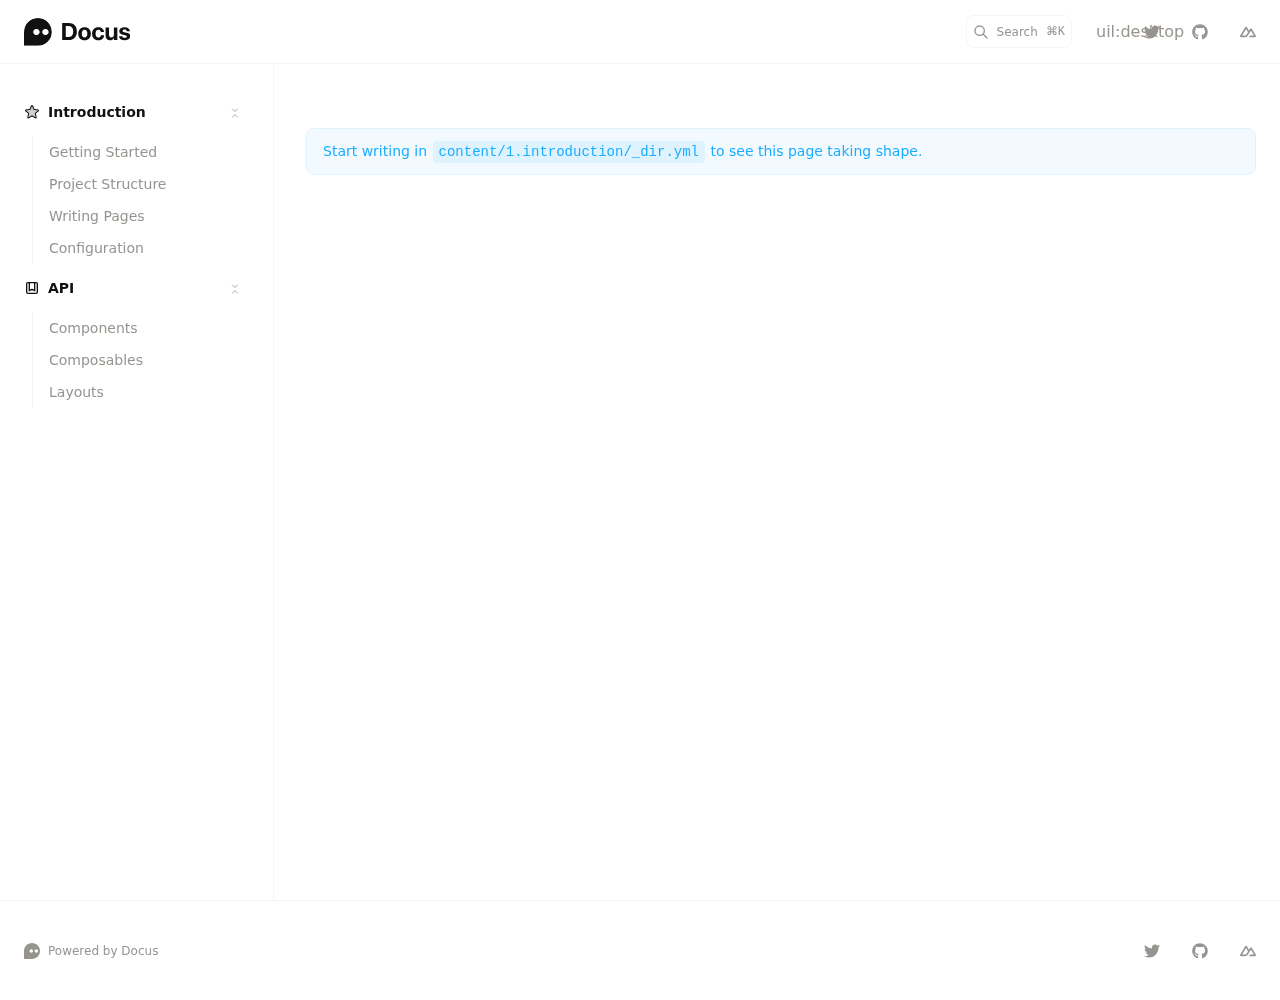
<file: introduction/_dir/index.html>
<!DOCTYPE html>
<html  lang="en">
<head><meta charset="utf-8">
<meta name="viewport" content="width=device-width, initial-scale=1">
<title>Dir · Docus</title>
<meta name="twitter:card" content="summary_large_image">
<meta name="description" content="The best place to start your documentation.">
<meta property="og:description" content="The best place to start your documentation.">
<meta property="og:image" content="https://user-images.githubusercontent.com/904724/185365452-87b7ca7b-6030-4813-a2db-5e65c785bf88.png">
<meta property="og:title" content="Dir">
<link rel="preload" as="fetch" crossorigin="anonymous" href="/introduction/_dir/_payload.json">
<link rel="stylesheet" href="/_nuxt/entry.6cc58107.css">
<link rel="stylesheet" href="/_nuxt/DocumentDrivenNotFound.af012ce0.css">
<link rel="stylesheet" href="/_nuxt/ButtonLink.6e4a7927.css">
<link rel="stylesheet" href="/_nuxt/DocsPageLayout.6682f74d.css">
<link rel="stylesheet" href="/_nuxt/DocsAside.5a795108.css">
<link rel="stylesheet" href="/_nuxt/ProseCodeInline.873c7ac7.css">
<link rel="stylesheet" href="/_nuxt/Alert.eca11227.css">
<link rel="stylesheet" href="/_nuxt/DocsPageBottom.c7f58d4e.css">
<link rel="stylesheet" href="/_nuxt/ProseA.baee409d.css">
<link rel="stylesheet" href="/_nuxt/DocsPrevNext.94f1d1c1.css">
<link rel="stylesheet" href="/_nuxt/DocsToc.fca01843.css">
<link rel="stylesheet" href="/_nuxt/DocsTocLinks.3e78ae3f.css">
<link rel="modulepreload" as="script" crossorigin href="/_nuxt/entry.ba9ba8df.js">
<link rel="modulepreload" as="script" crossorigin href="/_nuxt/document-driven.7380fb23.js">
<link rel="modulepreload" as="script" crossorigin href="/_nuxt/DocumentDrivenEmpty.0dd77724.js">
<link rel="modulepreload" as="script" crossorigin href="/_nuxt/ContentRenderer.5d9cb8fe.js">
<link rel="modulepreload" as="script" crossorigin href="/_nuxt/ContentRendererMarkdown.vue.f2c2a1e3.js">
<link rel="modulepreload" as="script" crossorigin href="/_nuxt/DocumentDrivenNotFound.bcde394b.js">
<link rel="modulepreload" as="script" crossorigin href="/_nuxt/ButtonLink.459bdceb.js">
<link rel="modulepreload" as="script" crossorigin href="/_nuxt/slot.a5e79efa.js">
<link rel="modulepreload" as="script" crossorigin href="/_nuxt/node.9352fcfb.js">
<link rel="modulepreload" as="script" crossorigin href="/_nuxt/IconDocus.0c3b2c2b.js">
<link rel="modulepreload" as="script" crossorigin href="/_nuxt/default.45672e6a.js">
<link rel="modulepreload" as="script" crossorigin href="/_nuxt/DocsPageLayout.7a2e0463.js">
<link rel="modulepreload" as="script" crossorigin href="/_nuxt/DocsAside.e89ee922.js">
<link rel="modulepreload" as="script" crossorigin href="/_nuxt/ProseCodeInline.55cb0b6f.js">
<link rel="modulepreload" as="script" crossorigin href="/_nuxt/Alert.9dfae116.js">
<link rel="modulepreload" as="script" crossorigin href="/_nuxt/DocsPageBottom.195b49d3.js">
<link rel="modulepreload" as="script" crossorigin href="/_nuxt/ProseA.114e9ee0.js">
<link rel="modulepreload" as="script" crossorigin href="/_nuxt/EditOnLink.vue.666b50b5.js">
<link rel="modulepreload" as="script" crossorigin href="/_nuxt/DocsPrevNext.2e26e772.js">
<link rel="modulepreload" as="script" crossorigin href="/_nuxt/DocsToc.22716d8e.js">
<link rel="modulepreload" as="script" crossorigin href="/_nuxt/DocsTocLinks.ea1ce1dc.js">
<link rel="prefetch" as="style" href="/_nuxt/page.81b716c6.css">
<link rel="prefetch" as="script" crossorigin href="/_nuxt/page.5c88c07e.js">
<link rel="prefetch" as="script" crossorigin href="/_nuxt/client-db.51690782.js">
<link rel="prefetch" as="script" crossorigin href="/_nuxt/debug.fa407af6.js">
<link rel="prefetch" as="style" href="/_nuxt/useStudio.26f36220.css">
<link rel="prefetch" as="script" crossorigin href="/_nuxt/useStudio.ddf19fc9.js">
<link rel="prefetch" as="style" href="/_nuxt/error-404.7910d5ca.css">
<link rel="prefetch" as="script" crossorigin href="/_nuxt/error-404.73be8771.js">
<link rel="prefetch" as="style" href="/_nuxt/error-500.1db01289.css">
<link rel="prefetch" as="script" crossorigin href="/_nuxt/error-500.b16a9194.js">
<script type="module" src="/_nuxt/entry.ba9ba8df.js" crossorigin></script><style id="pinceau-runtime-hydratable">@media{.phy[--]{--puid:Zdd5gC-v;}.pv-2OwV9y{padding-left:var(--elements-container-padding-mobile);padding-right:var(--elements-container-padding-mobile);}@media (min-width: 475px){.pv-2OwV9y{padding-left:var(--elements-container-padding-xs);padding-right:var(--elements-container-padding-xs);}}@media (min-width: 640px){.pv-2OwV9y{padding-left:var(--elements-container-padding-sm);padding-right:var(--elements-container-padding-sm);}}@media (min-width: 768px){.pv-2OwV9y{padding-left:var(--elements-container-padding-md);padding-right:var(--elements-container-padding-md);}}} @media{.phy[--]{--puid:R9Qvrm-v;}.pv-zTbyTB{max-width:var(--elements-container-maxWidth);padding-left:var(--elements-container-padding-mobile);padding-right:var(--elements-container-padding-mobile);}@media (min-width: 475px){.pv-zTbyTB{padding-left:var(--elements-container-padding-xs);padding-right:var(--elements-container-padding-xs);}}@media (min-width: 640px){.pv-zTbyTB{padding-left:var(--elements-container-padding-sm);padding-right:var(--elements-container-padding-sm);}}@media (min-width: 768px){.pv-zTbyTB{padding-left:var(--elements-container-padding-md);padding-right:var(--elements-container-padding-md);}}} </style><style id="pinceau-theme">@media { :root {--pinceau-mq: initial; --docus-search-results-highlight-color: white;--docus-search-results-window-maxHeight: 100%;--docus-search-results-window-maxWidth: 640px;--docus-search-results-window-marginTop: 0;--docus-search-input-borderStyle: solid;--docus-search-input-borderWidth: 1px;--docus-search-backdropFilter: blur(24px);--docus-loadingBar-gradientColorStop3: #0047e1;--docus-loadingBar-gradientColorStop2: #34cdfe;--docus-loadingBar-gradientColorStop1: #00dc82;--docus-loadingBar-height: 3px;--docus-readableLine: 78ch;--docus-footer-height: 145px;--docus-header-height: 64px;--prose-code-inline-padding: 0.2rem 0.375rem 0.2rem 0.375rem;--prose-code-block-backdropFilter: contrast(1);--prose-code-block-border-style: solid;--prose-code-block-border-width: 1px;--prose-tbody-tr-borderBottom-style: dashed;--prose-tbody-tr-borderBottom-width: 1px;--prose-th-textAlign: inherit;--prose-thead-borderBottom-style: solid;--prose-thead-borderBottom-width: 1px;--prose-thead-border-style: solid;--prose-thead-border-width: 0px;--prose-table-textAlign: start;--prose-hr-width: 1px;--prose-hr-style: solid;--prose-li-listStylePosition: outside;--prose-ol-li-markerColor: currentColor;--prose-ol-paddingInlineStart: 21px;--prose-ol-listStyleType: decimal;--prose-ul-li-markerColor: currentColor;--prose-ul-paddingInlineStart: 21px;--prose-ul-listStyleType: disc;--prose-blockquote-border-style: solid;--prose-blockquote-border-width: 4px;--prose-blockquote-quotes: '201C' '201D' '2018' '2019';--prose-blockquote-paddingInlineStart: 24px;--prose-a-code-color-hover: currentColor;--prose-a-code-color-static: currentColor;--prose-a-hasCode-borderBottom: none;--prose-a-border-distance: 2px;--prose-a-border-color-hover: currentColor;--prose-a-border-color-static: currentColor;--prose-a-border-style-hover: solid;--prose-a-border-style-static: dashed;--prose-a-border-width: 1px;--prose-a-color-static: inherit;--prose-a-textDecoration: none;--prose-h6-margin: 3rem 0 2rem;--prose-h5-margin: 3rem 0 2rem;--prose-h4-margin: 3rem 0 2rem;--prose-h3-margin: 3rem 0 2rem;--prose-h2-margin: 3rem 0 2rem;--prose-h1-margin: 0 0 2rem;--typography-lead-loose: 2;--typography-lead-relaxed: 1.625;--typography-lead-normal: 1.5;--typography-lead-snug: 1.375;--typography-lead-tight: 1.25;--typography-lead-none: 1;--typography-lead-10: 2.5rem;--typography-lead-9: 2.25rem;--typography-lead-8: 2rem;--typography-lead-7: 1.75rem;--typography-lead-6: 1.5rem;--typography-lead-5: 1.25rem;--typography-lead-4: 1rem;--typography-lead-3: .75rem;--typography-lead-2: .5rem;--typography-lead-1: .025rem;--typography-fontWeight-black: 900;--typography-fontWeight-extrabold: 800;--typography-fontWeight-bold: 700;--typography-fontWeight-semibold: 600;--typography-fontWeight-medium: 500;--typography-fontWeight-normal: 400;--typography-fontWeight-light: 300;--typography-fontWeight-extralight: 200;--typography-fontWeight-thin: 100;--typography-fontSize-9xl: 128px;--typography-fontSize-8xl: 96px;--typography-fontSize-7xl: 72px;--typography-fontSize-6xl: 60px;--typography-fontSize-5xl: 48px;--typography-fontSize-4xl: 36px;--typography-fontSize-3xl: 30px;--typography-fontSize-2xl: 24px;--typography-fontSize-xl: 20px;--typography-fontSize-lg: 18px;--typography-fontSize-base: 16px;--typography-fontSize-sm: 14px;--typography-fontSize-xs: 12px;--typography-letterSpacing-wide: 0.025em;--typography-letterSpacing-tight: -0.025em;--typography-verticalMargin-base: 24px;--typography-verticalMargin-sm: 16px;--elements-border-secondary-hover: [object Object];--elements-backdrop-background: #fffc;--elements-backdrop-filter: saturate(200%) blur(20px);--elements-container-maxWidth: 80rem;--lead-loose: 2;--lead-relaxed: 1.625;--lead-normal: 1.5;--lead-snug: 1.375;--lead-tight: 1.25;--lead-none: 1;--lead-10: 2.5rem;--lead-9: 2.25rem;--lead-8: 2rem;--lead-7: 1.75rem;--lead-6: 1.5rem;--lead-5: 1.25rem;--lead-4: 1rem;--lead-3: .75rem;--lead-2: .5rem;--lead-1: .025rem;--letterSpacing-widest: 0.1em;--letterSpacing-wider: 0.05em;--letterSpacing-wide: 0.025em;--letterSpacing-normal: 0em;--letterSpacing-tight: -0.025em;--letterSpacing-tighter: -0.05em;--fontSize-9xl: 8rem;--fontSize-8xl: 6rem;--fontSize-7xl: 4.5rem;--fontSize-6xl: 3.75rem;--fontSize-5xl: 3rem;--fontSize-4xl: 2.25rem;--fontSize-3xl: 1.875rem;--fontSize-2xl: 1.5rem;--fontSize-xl: 1.25rem;--fontSize-lg: 1.125rem;--fontSize-base: 1rem;--fontSize-sm: 0.875rem;--fontSize-xs: 0.75rem;--fontWeight-black: 900;--fontWeight-extrabold: 800;--fontWeight-bold: 700;--fontWeight-semibold: 600;--fontWeight-medium: 500;--fontWeight-normal: 400;--fontWeight-light: 300;--fontWeight-extralight: 200;--fontWeight-thin: 100;--font-mono: ui-monospace, SFMono-Regular, Menlo, Monaco, Consolas, Liberation Mono, Courier New, monospace;--font-serif: ui-serif, Georgia, Cambria, Times New Roman, Times, serif;--font-sans: ui-sans-serif, system-ui, -apple-system, BlinkMacSystemFont, Segoe UI, Roboto, Helvetica Neue, Arial, Noto Sans, sans-serif, Apple Color Emoji, Segoe UI Emoji, Segoe UI Symbol, Noto Color Emoji;--opacity-total: 1;--opacity-high: 0.8;--opacity-medium: 0.5;--opacity-soft: 0.3;--opacity-light: 0.15;--opacity-bright: 0.1;--opacity-noOpacity: 0;--borderWidth-lg: 3px;--borderWidth-md: 2px;--borderWidth-sm: 1px;--borderWidth-noBorder: 0;--space-rem-875: 0.875rem;--space-rem-625: 0.625rem;--space-rem-375: 0.375rem;--space-rem-125: 0.125rem;--space-px: 1px;--space-128: 32rem;--space-96: 24rem;--space-80: 20rem;--space-72: 18rem;--space-64: 16rem;--space-60: 15rem;--space-56: 14rem;--space-52: 13rem;--space-48: 12rem;--space-44: 11rem;--space-40: 10rem;--space-36: 9rem;--space-32: 8rem;--space-28: 7rem;--space-24: 6rem;--space-20: 5rem;--space-16: 4rem;--space-14: 3.5rem;--space-12: 3rem;--space-11: 2.75rem;--space-10: 2.5rem;--space-9: 2.25rem;--space-8: 2rem;--space-7: 1.75rem;--space-6: 1.5rem;--space-5: 1.25rem;--space-4: 1rem;--space-3: 0.75rem;--space-2: 0.5rem;--space-1: 0.25rem;--space-0: 0px;--size-full: 100%;--size-7xl: 80rem;--size-6xl: 72rem;--size-5xl: 64rem;--size-4xl: 56rem;--size-3xl: 48rem;--size-2xl: 42rem;--size-xl: 36rem;--size-lg: 32rem;--size-md: 28rem;--size-sm: 24rem;--size-xs: 20rem;--size-200: 200px;--size-104: 104px;--size-80: 80px;--size-64: 64px;--size-56: 56px;--size-48: 48px;--size-40: 40px;--size-32: 32px;--size-24: 24px;--size-20: 20px;--size-16: 16px;--size-12: 12px;--size-8: 8px;--size-6: 6px;--size-4: 4px;--size-2: 2px;--size-0: 0px;--radii-full: 9999px;--radii-3xl: 1.75rem;--radii-2xl: 1.5rem;--radii-xl: 1rem;--radii-lg: 0.75rem;--radii-md: 0.5rem;--radii-sm: 0.375rem;--radii-xs: 0.25rem;--radii-2xs: 0.125rem;--radii-none: 0px;--shadow-none: 0px 0px 0px 0px transparent;--height-screen: 100vh;--width-screen: 100vw;--color-primary-900: #001A1F;--color-primary-800: #00232B;--color-primary-700: #024757;--color-primary-600: #09A0C1;--color-primary-500: #1AD6FF;--color-primary-400: #55E1FF;--color-primary-300: #82E3FF;--color-primary-200: #C5F2FF;--color-primary-100: #DCF7FF;--color-primary-50: #F1FCFF;--color-ruby-900: #380011;--color-ruby-800: #700021;--color-ruby-700: #a90032;--color-ruby-600: #e10043;--color-ruby-500: #ff1a5e;--color-ruby-400: #ff4079;--color-ruby-300: #ff6694;--color-ruby-200: #ff8dae;--color-ruby-100: #ffb3c9;--color-ruby-50: #ffd9e4;--color-pink-900: #380025;--color-pink-800: #70004b;--color-pink-700: #a90070;--color-pink-600: #e10095;--color-pink-500: #ff1ab2;--color-pink-400: #ff40bf;--color-pink-300: #ff66cc;--color-pink-200: #ff8dd8;--color-pink-100: #ffb3e5;--color-pink-50: #ffd9f2;--color-purple-900: #190038;--color-purple-800: #330070;--color-purple-700: #4c00a9;--color-purple-600: #6500e1;--color-purple-500: #811aff;--color-purple-400: #9640ff;--color-purple-300: #ab66ff;--color-purple-200: #c08dff;--color-purple-100: #d5b3ff;--color-purple-50: #ead9ff;--color-royalblue-900: #0b0531;--color-royalblue-800: #160a62;--color-royalblue-700: #211093;--color-royalblue-600: #2c15c4;--color-royalblue-500: #4127e8;--color-royalblue-400: #614bec;--color-royalblue-300: #806ff0;--color-royalblue-200: #a093f3;--color-royalblue-100: #c0b7f7;--color-royalblue-50: #dfdbfb;--color-indigoblue-900: #001238;--color-indigoblue-800: #002370;--color-indigoblue-700: #0035a9;--color-indigoblue-600: #0047e1;--color-indigoblue-500: #1a62ff;--color-indigoblue-400: #407cff;--color-indigoblue-300: #6696ff;--color-indigoblue-200: #8db0ff;--color-indigoblue-100: #b3cbff;--color-indigoblue-50: #d9e5ff;--color-blue-900: #00131D;--color-blue-800: #002235;--color-blue-700: #014267;--color-blue-600: #0069A6;--color-blue-500: #1AADFF;--color-blue-400: #64C7FF;--color-blue-300: #A1DDFF;--color-blue-200: #C6EAFF;--color-blue-100: #DFF3FF;--color-blue-50: #F2FAFF;--color-lightblue-900: #002e38;--color-lightblue-800: #005c70;--color-lightblue-700: #008aa9;--color-lightblue-600: #00b9e1;--color-lightblue-500: #1ad6ff;--color-lightblue-400: #40ddff;--color-lightblue-300: #66e4ff;--color-lightblue-200: #8deaff;--color-lightblue-100: #b3f1ff;--color-lightblue-50: #d9f8ff;--color-teal-900: #062a28;--color-teal-800: #0b544f;--color-teal-700: #117d77;--color-teal-600: #16a79e;--color-teal-500: #1cd1c6;--color-teal-400: #36e4da;--color-teal-300: #5fe9e1;--color-teal-200: #87efe9;--color-teal-100: #aff4f0;--color-teal-50: #d7faf8;--color-pear-900: #2a2b09;--color-pear-800: #545512;--color-pear-700: #7e801b;--color-pear-600: #a8aa24;--color-pear-500: #d0d32f;--color-pear-400: #d8da52;--color-pear-300: #e0e274;--color-pear-200: #e8e997;--color-pear-100: #eff0ba;--color-pear-50: #f7f8dc;--color-red-900: #1C0301;--color-red-800: #340A01;--color-red-700: #701704;--color-red-600: #BB2402;--color-red-500: #FF3B10;--color-red-400: #FF7353;--color-red-300: #FFA692;--color-red-200: #FFDED7;--color-red-100: #FFF3F0;--color-red-50: #FFF9F8;--color-orange-900: #381800;--color-orange-800: #702f00;--color-orange-700: #a94700;--color-orange-600: #e15e00;--color-orange-500: #ff7a1a;--color-orange-400: #ff9040;--color-orange-300: #ffa666;--color-orange-200: #ffbd8d;--color-orange-100: #ffd3b3;--color-orange-50: #ffe9d9;--color-yellow-900: #1B1500;--color-yellow-800: #292100;--color-yellow-700: #614E02;--color-yellow-600: #CBA408;--color-yellow-500: #FBCA05;--color-yellow-400: #FFDC4E;--color-yellow-300: #FFE372;--color-yellow-200: #FFF0B1;--color-yellow-100: #FFF6D3;--color-yellow-50: #FFFCEE;--color-green-900: #00190F;--color-green-800: #002817;--color-green-700: #006037;--color-green-600: #00B467;--color-green-500: #0DD885;--color-green-400: #3CEEA5;--color-green-300: #86FBCB;--color-green-200: #C3FFE6;--color-green-100: #DEFFF1;--color-green-50: #ECFFF7;--color-gray-900: #121110;--color-gray-800: #201E1B;--color-gray-700: #36332E;--color-gray-600: #67635D;--color-gray-500: #97948F;--color-gray-400: #ADA9A4;--color-gray-300: #DBD9D3;--color-gray-200: #ECEBE8;--color-gray-100: #F6F5F4;--color-gray-50: #FBFBFB;--color-black: #0B0A0A;--color-white: #ffffff;--media-portrait: only screen and (orientation: portrait);--media-landscape: only screen and (orientation: landscape);--media-rm: (prefers-reduced-motion: reduce);--media-2xl: (min-width: 1536px);--media-xl: (min-width: 1280px);--media-lg: (min-width: 1024px);--media-md: (min-width: 768px);--media-sm: (min-width: 640px);--media-xs: (min-width: 475px);--docus-search-results-highlight-backgroundColor: var(--color-primary-500);--docus-search-results-selected-backgroundColor: var(--color-gray-300);--docus-search-results-window-borderRadius: none;--docus-search-results-window-marginX: 0;--docus-search-input-backgroundColor: var(--color-gray-200);--docus-search-input-padding: var(--space-2) var(--space-4);--docus-search-input-gap: var(--space-2);--docus-search-input-fontSize: var(--fontSize-sm);--docus-search-input-borderColor: var(--color-gray-200);--docus-search-input-borderRadius: var(--radii-2xs);--docus-footer-padding: var(--space-4) 0;--docus-header-title-color-hover: var(--color-primary-500);--docus-header-title-color-static: var(--color-gray-900);--docus-header-title-fontWeight: var(--fontWeight-bold);--docus-header-title-fontSize: var(--fontSize-2xl);--docus-header-logo-height: var(--space-6);--docus-body-fontFamily: var(--font-sans);--docus-body-color: var(--color-gray-800);--docus-body-backgroundColor: var(--color-white);--prose-code-inline-fontWeight: var(--typography-fontWeight-normal);--prose-code-inline-fontSize: var(--typography-fontSize-sm);--prose-code-inline-borderRadius: var(--radii-xs);--prose-code-block-pre-padding: var(--typography-verticalMargin-sm);--prose-code-block-margin: var(--typography-verticalMargin-base) 0;--prose-code-block-fontSize: var(--typography-fontSize-sm);--prose-tbody-code-inline-fontSize: var(--typography-fontSize-sm);--prose-tbody-td-padding: var(--typography-verticalMargin-sm);--prose-th-fontWeight: var(--typography-fontWeight-semibold);--prose-th-padding: 0 var(--typography-verticalMargin-sm) var(--typography-verticalMargin-sm) var(--typography-verticalMargin-sm);--prose-table-lineHeight: var(--typography-lead-6);--prose-table-fontSize: var(--typography-fontSize-sm);--prose-table-margin: var(--typography-verticalMargin-base) 0;--prose-hr-margin: var(--typography-verticalMargin-base) 0;--prose-li-margin: var(--typography-verticalMargin-sm) 0;--prose-ol-margin: var(--typography-verticalMargin-base) 0;--prose-ul-margin: var(--typography-verticalMargin-base) 0;--prose-blockquote-margin: var(--typography-verticalMargin-base) 0;--prose-a-code-border-style: var(--prose-a-border-style-static);--prose-a-code-border-width: var(--prose-a-border-width);--prose-a-fontWeight: var(--typography-fontWeight-medium);--prose-img-margin: var(--typography-verticalMargin-base) 0;--prose-strong-fontWeight: var(--typography-fontWeight-semibold);--prose-h6-iconSize: var(--typography-fontSize-base);--prose-h6-fontWeight: var(--typography-fontWeight-semibold);--prose-h6-lineHeight: var(--typography-lead-normal);--prose-h6-fontSize: var(--typography-fontSize-lg);--prose-h5-iconSize: var(--typography-fontSize-lg);--prose-h5-fontWeight: var(--typography-fontWeight-semibold);--prose-h5-lineHeight: var(--typography-lead-snug);--prose-h5-fontSize: var(--typography-fontSize-xl);--prose-h4-iconSize: var(--typography-fontSize-lg);--prose-h4-letterSpacing: var(--typography-letterSpacing-tight);--prose-h4-fontWeight: var(--typography-fontWeight-semibold);--prose-h4-lineHeight: var(--typography-lead-snug);--prose-h4-fontSize: var(--typography-fontSize-2xl);--prose-h3-iconSize: var(--typography-fontSize-xl);--prose-h3-letterSpacing: var(--typography-letterSpacing-tight);--prose-h3-fontWeight: var(--typography-fontWeight-semibold);--prose-h3-lineHeight: var(--typography-lead-snug);--prose-h3-fontSize: var(--typography-fontSize-3xl);--prose-h2-iconSize: var(--typography-fontSize-2xl);--prose-h2-letterSpacing: var(--typography-letterSpacing-tight);--prose-h2-fontWeight: var(--typography-fontWeight-semibold);--prose-h2-lineHeight: var(--typography-lead-tight);--prose-h2-fontSize: var(--typography-fontSize-4xl);--prose-h1-iconSize: var(--typography-fontSize-3xl);--prose-h1-letterSpacing: var(--typography-letterSpacing-tight);--prose-h1-fontWeight: var(--typography-fontWeight-bold);--prose-h1-lineHeight: var(--typography-lead-tight);--prose-h1-fontSize: var(--typography-fontSize-5xl);--prose-p-br-margin: var(--typography-verticalMargin-base) 0 0 0;--prose-p-margin: var(--typography-verticalMargin-base) 0;--prose-p-lineHeight: var(--typography-lead-normal);--prose-p-fontSize: var(--typography-fontSize-base);--typography-color-secondary-900: var(--color-gray-900);--typography-color-secondary-800: var(--color-gray-800);--typography-color-secondary-700: var(--color-gray-700);--typography-color-secondary-600: var(--color-gray-600);--typography-color-secondary-500: var(--color-gray-500);--typography-color-secondary-400: var(--color-gray-400);--typography-color-secondary-300: var(--color-gray-300);--typography-color-secondary-200: var(--color-gray-200);--typography-color-secondary-100: var(--color-gray-100);--typography-color-secondary-50: var(--color-gray-50);--typography-color-primary-900: var(--color-primary-900);--typography-color-primary-800: var(--color-primary-800);--typography-color-primary-700: var(--color-primary-700);--typography-color-primary-600: var(--color-primary-600);--typography-color-primary-500: var(--color-primary-500);--typography-color-primary-400: var(--color-primary-400);--typography-color-primary-300: var(--color-primary-300);--typography-color-primary-200: var(--color-primary-200);--typography-color-primary-100: var(--color-primary-100);--typography-color-primary-50: var(--color-primary-50);--typography-font-code: var(--font-mono);--typography-font-body: var(--font-sans);--typography-font-display: var(--font-sans);--typography-body-backgroundColor: var(--color-white);--typography-body-color: var(--color-black);--elements-state-danger-borderColor-secondary: var(--color-red-200);--elements-state-danger-borderColor-primary: var(--color-red-100);--elements-state-danger-backgroundColor-secondary: var(--color-red-100);--elements-state-danger-backgroundColor-primary: var(--color-red-50);--elements-state-danger-color-secondary: var(--color-red-600);--elements-state-danger-color-primary: var(--color-red-500);--elements-state-warning-borderColor-secondary: var(--color-yellow-200);--elements-state-warning-borderColor-primary: var(--color-yellow-100);--elements-state-warning-backgroundColor-secondary: var(--color-yellow-100);--elements-state-warning-backgroundColor-primary: var(--color-yellow-50);--elements-state-warning-color-secondary: var(--color-yellow-700);--elements-state-warning-color-primary: var(--color-yellow-600);--elements-state-success-borderColor-secondary: var(--color-green-200);--elements-state-success-borderColor-primary: var(--color-green-100);--elements-state-success-backgroundColor-secondary: var(--color-green-100);--elements-state-success-backgroundColor-primary: var(--color-green-50);--elements-state-success-color-secondary: var(--color-green-600);--elements-state-success-color-primary: var(--color-green-500);--elements-state-info-borderColor-secondary: var(--color-blue-200);--elements-state-info-borderColor-primary: var(--color-blue-100);--elements-state-info-backgroundColor-secondary: var(--color-blue-100);--elements-state-info-backgroundColor-primary: var(--color-blue-50);--elements-state-info-color-secondary: var(--color-blue-600);--elements-state-info-color-primary: var(--color-blue-500);--elements-state-primary-borderColor-secondary: var(--color-primary-200);--elements-state-primary-borderColor-primary: var(--color-primary-100);--elements-state-primary-backgroundColor-secondary: var(--color-primary-100);--elements-state-primary-backgroundColor-primary: var(--color-primary-50);--elements-state-primary-color-secondary: var(--color-primary-700);--elements-state-primary-color-primary: var(--color-primary-600);--elements-surface-secondary-backgroundColor: var(--color-gray-200);--elements-surface-primary-backgroundColor: var(--color-gray-100);--elements-surface-background-base: var(--color-gray-100);--elements-border-secondary-static: var(--color-gray-200);--elements-border-primary-hover: var(--color-gray-200);--elements-border-primary-static: var(--color-gray-100);--elements-container-padding-md: var(--space-6);--elements-container-padding-sm: var(--space-6);--elements-container-padding-xs: var(--space-4);--elements-container-padding-mobile: var(--space-4);--elements-text-secondary-color-hover: var(--color-gray-700);--elements-text-secondary-color-static: var(--color-gray-500);--elements-text-primary-color-static: var(--color-gray-900);--text-6xl-lineHeight: var(--lead-none);--text-6xl-fontSize: var(--fontSize-6xl);--text-5xl-lineHeight: var(--lead-none);--text-5xl-fontSize: var(--fontSize-5xl);--text-4xl-lineHeight: var(--lead-10);--text-4xl-fontSize: var(--fontSize-4xl);--text-3xl-lineHeight: var(--lead-9);--text-3xl-fontSize: var(--fontSize-3xl);--text-2xl-lineHeight: var(--lead-8);--text-2xl-fontSize: var(--fontSize-2xl);--text-xl-lineHeight: var(--lead-7);--text-xl-fontSize: var(--fontSize-xl);--text-lg-lineHeight: var(--lead-7);--text-lg-fontSize: var(--fontSize-lg);--text-base-lineHeight: var(--lead-6);--text-base-fontSize: var(--fontSize-base);--text-sm-lineHeight: var(--lead-5);--text-sm-fontSize: var(--fontSize-sm);--text-xs-lineHeight: var(--lead-4);--text-xs-fontSize: var(--fontSize-xs);--color-shadow: var(--color-gray-400);--color-secondary-900: var(--color-gray-900);--color-secondary-800: var(--color-gray-800);--color-secondary-700: var(--color-gray-700);--color-secondary-600: var(--color-gray-600);--color-secondary-500: var(--color-gray-500);--color-secondary-400: var(--color-gray-400);--color-secondary-300: var(--color-gray-300);--color-secondary-200: var(--color-gray-200);--color-secondary-100: var(--color-gray-100);--color-secondary-50: var(--color-gray-50);--prose-code-inline-backgroundColor: var(--typography-color-secondary-100);--prose-code-inline-color: var(--typography-color-secondary-700);--prose-code-block-backgroundColor: var(--typography-color-secondary-100);--prose-code-block-color: var(--typography-color-secondary-700);--prose-code-block-border-color: var(--typography-color-secondary-200);--prose-tbody-tr-borderBottom-color: var(--typography-color-secondary-200);--prose-th-color: var(--typography-color-secondary-600);--prose-thead-borderBottom-color: var(--typography-color-secondary-200);--prose-thead-border-color: var(--typography-color-secondary-300);--prose-hr-color: var(--typography-color-secondary-200);--prose-blockquote-border-color: var(--typography-color-secondary-200);--prose-blockquote-color: var(--typography-color-secondary-500);--prose-a-code-background-hover: var(--typography-color-primary-50);--prose-a-code-border-color-hover: var(--typography-color-primary-500);--prose-a-code-border-color-static: var(--typography-color-secondary-400);--prose-a-color-hover: var(--typography-color-primary-500);--shadow-2xl: 0px 25px 50px -12px var(--color-shadow);--shadow-xl: 0px 20px 25px -5px var(--color-shadow), 0px 8px 10px -6px var(--color-shadow);--shadow-lg: 0px 10px 15px -3px var(--color-shadow), 0px 4px 6px -4px var(--color-shadow);--shadow-md: 0px 4px 6px -1px var(--color-shadow), 0px 2px 4px -2px var(--color-shadow);--shadow-sm: 0px 1px 3px 0px var(--color-shadow), 0px 1px 2px -1px var(--color-shadow);--shadow-xs: 0px 1px 2px 0px var(--color-shadow); } }@media { :root.dark {--pinceau-mq: dark; --prose-code-block-backdropFilter: contrast(1);--prose-ol-li-markerColor: currentColor;--prose-ul-li-markerColor: currentColor;--prose-a-code-color-hover: currentColor;--prose-a-code-color-static: currentColor;--prose-a-border-color-hover: currentColor;--prose-a-border-color-static: currentColor;--prose-a-color-static: inherit;--elements-backdrop-background: #0c0d0ccc;--docus-search-results-selected-backgroundColor: var(--color-gray-700);--docus-search-input-backgroundColor: var(--color-gray-800);--docus-search-input-borderColor: transparent;--docus-header-title-color-static: var(--color-gray-100);--docus-body-color: var(--color-gray-200);--docus-body-backgroundColor: var(--color-black);--typography-body-backgroundColor: var(--color-black);--typography-body-color: var(--color-white);--elements-state-danger-borderColor-secondary: var(--color-red-700);--elements-state-danger-borderColor-primary: var(--color-red-800);--elements-state-danger-backgroundColor-secondary: var(--color-red-800);--elements-state-danger-backgroundColor-primary: var(--color-red-900);--elements-state-danger-color-secondary: var(--color-red-200);--elements-state-danger-color-primary: var(--color-red-300);--elements-state-warning-borderColor-secondary: var(--color-yellow-700);--elements-state-warning-borderColor-primary: var(--color-yellow-800);--elements-state-warning-backgroundColor-secondary: var(--color-yellow-800);--elements-state-warning-backgroundColor-primary: var(--color-yellow-900);--elements-state-warning-color-secondary: var(--color-yellow-200);--elements-state-warning-color-primary: var(--color-yellow-400);--elements-state-success-borderColor-secondary: var(--color-green-700);--elements-state-success-borderColor-primary: var(--color-green-800);--elements-state-success-backgroundColor-secondary: var(--color-green-800);--elements-state-success-backgroundColor-primary: var(--color-green-900);--elements-state-success-color-secondary: var(--color-green-200);--elements-state-success-color-primary: var(--color-green-400);--elements-state-info-borderColor-secondary: var(--color-blue-700);--elements-state-info-borderColor-primary: var(--color-blue-800);--elements-state-info-backgroundColor-secondary: var(--color-blue-800);--elements-state-info-backgroundColor-primary: var(--color-blue-900);--elements-state-info-color-secondary: var(--color-blue-200);--elements-state-info-color-primary: var(--color-blue-400);--elements-state-primary-borderColor-secondary: var(--color-primary-700);--elements-state-primary-borderColor-primary: var(--color-primary-800);--elements-state-primary-backgroundColor-secondary: var(--color-primary-800);--elements-state-primary-backgroundColor-primary: var(--color-primary-900);--elements-state-primary-color-secondary: var(--color-primary-200);--elements-state-primary-color-primary: var(--color-primary-400);--elements-surface-secondary-backgroundColor: var(--color-gray-800);--elements-surface-primary-backgroundColor: var(--color-gray-900);--elements-surface-background-base: var(--color-gray-900);--elements-border-secondary-static: var(--color-gray-800);--elements-border-primary-hover: var(--color-gray-800);--elements-border-primary-static: var(--color-gray-900);--elements-text-secondary-color-hover: var(--color-gray-200);--elements-text-secondary-color-static: var(--color-gray-400);--elements-text-primary-color-static: var(--color-gray-50);--color-shadow: var(--color-gray-800);--prose-code-inline-backgroundColor: var(--typography-color-secondary-800);--prose-code-inline-color: var(--typography-color-secondary-200);--prose-code-block-backgroundColor: var(--typography-color-secondary-900);--prose-code-block-color: var(--typography-color-secondary-200);--prose-code-block-border-color: var(--typography-color-secondary-800);--prose-tbody-tr-borderBottom-color: var(--typography-color-secondary-800);--prose-th-color: var(--typography-color-secondary-400);--prose-thead-borderBottom-color: var(--typography-color-secondary-800);--prose-thead-border-color: var(--typography-color-secondary-600);--prose-hr-color: var(--typography-color-secondary-800);--prose-blockquote-border-color: var(--typography-color-secondary-700);--prose-blockquote-color: var(--typography-color-secondary-400);--prose-a-code-background-hover: var(--typography-color-primary-900);--prose-a-code-border-color-hover: var(--typography-color-primary-600);--prose-a-code-border-color-static: var(--typography-color-secondary-600);--prose-a-color-hover: var(--typography-color-primary-400); } }@media (min-width: 640px) { :root {--pinceau-mq: sm; --docus-search-results-window-maxHeight: 320px;--docus-search-results-window-marginTop: 20vh;--docus-footer-height: 100px;--docus-search-results-window-borderRadius: var(--radii-xs);--docus-search-results-window-marginX: var(--space-4);--docus-header-logo-height: var(--space-7); } }</style><script>"use strict";(()=>{const a=window,e=document.documentElement,m=["dark","light"],c=window.localStorage.getItem("nuxt-color-mode")||"system";let n=c==="system"?f():c;const l=e.getAttribute("data-color-mode-forced");l&&(n=l),i(n),a["__NUXT_COLOR_MODE__"]={preference:c,value:n,getColorScheme:f,addColorScheme:i,removeColorScheme:d};function i(o){const t=""+o+"",s="theme";e.classList?e.classList.add(t):e.className+=" "+t,s&&e.setAttribute("data-"+s,o)}function d(o){const t=""+o+"",s="theme";e.classList?e.classList.remove(t):e.className=e.className.replace(new RegExp(t,"g"),""),s&&e.removeAttribute("data-"+s)}function r(o){return a.matchMedia("(prefers-color-scheme"+o+")")}function f(){if(a.matchMedia&&r("").media!=="not all"){for(const o of m)if(r(":"+o).matches)return o}return"light"}})();
</script></head>
<body ><!----><!--teleport anchor--><!----><!--teleport anchor--><div id="__nuxt"><div class="app-layout" data-v-10933cd9><div class="nuxt-progress" style="width:0%;opacity:0;background-size:Infinity% auto;" data-v-10933cd9></div><header class="has-dialog" data-v-10933cd9 data-v-4e6c4e50><div class="container pv-2OwV9y pc-Zdd5gC" data-v-4e6c4e50 data-v-6d327d86><!--[--><div class="section left" data-v-4e6c4e50><!--[--><button aria-label="Menu" data-v-5613bb55><svg xmlns="http://www.w3.org/2000/svg" xmlns:xlink="http://www.w3.org/1999/xlink" role="img" class="icon" data-v-5613bb55 style="" width="1em" height="1em" viewBox="0 0 24 24" data-v-121c6e7d><path fill="none" stroke="currentColor" stroke-linecap="round" stroke-linejoin="round" stroke-width="2" d="M4 6h16M4 12h16M4 18h16"/></svg></button><!--teleport start--><!--teleport end--><!--]--><a href="/" class="navbar-logo" aria-label="Docus" data-v-4e6c4e50 data-v-4f7316b5><span class="logo" data-v-4f7316b5><svg viewbox="0 0 167 44" fill="none" xmlns="http://www.w3.org/2000/svg" data-v-4f7316b5 data-v-d4f664a6><path d="M60 34.5945H70.2569C78.3172 34.5945 83.064 29.6369 83.064 21.1959V21.159C83.064 12.7365 78.2986 8 70.2569 8H60V34.5945ZM65.6217 29.987V12.5891H69.5867C74.5197 12.5891 77.3306 15.63 77.3306 21.1775V21.2143C77.3306 26.9645 74.6128 29.987 69.5867 29.987H65.6217Z" fill="currentColor" data-v-d4f664a6></path><path d="M95.1966 35C101.228 35 105.081 31.1666 105.081 24.716V24.6792C105.081 18.284 101.153 14.4321 95.178 14.4321C89.2211 14.4321 85.312 18.3208 85.312 24.6792V24.716C85.312 31.1481 89.1281 35 95.1966 35ZM95.2152 30.7795C92.5346 30.7795 90.8407 28.5863 90.8407 24.716V24.6792C90.8407 20.8642 92.5532 18.6526 95.178 18.6526C97.8213 18.6526 99.5525 20.8642 99.5525 24.6792V24.716C99.5525 28.5679 97.8585 30.7795 95.2152 30.7795Z" fill="currentColor" data-v-d4f664a6></path><path d="M116.823 35C122.147 35 125.59 31.7195 125.851 27.4068V27.2962H120.788L120.769 27.4621C120.397 29.4526 119.038 30.7795 116.86 30.7795C114.179 30.7795 112.504 28.5863 112.504 24.716V24.6976C112.504 20.9195 114.179 18.6526 116.841 18.6526C119.094 18.6526 120.415 20.0901 120.751 21.97L120.788 22.1358H125.832V22.0068C125.628 17.7311 122.184 14.4321 116.767 14.4321C110.792 14.4321 106.975 18.3577 106.975 24.6792V24.6976C106.975 31.0744 110.736 35 116.823 35Z" fill="currentColor" data-v-d4f664a6></path><path d="M135.08 35C138.095 35 140.143 33.5993 141.167 31.3324H141.278V34.5945H146.714V14.8375H141.278V26.1904C141.278 28.7706 139.733 30.5399 137.295 30.5399C134.856 30.5399 133.628 29.0471 133.628 26.4669V14.8375H128.192V27.5911C128.192 32.2171 130.687 35 135.08 35Z" fill="currentColor" data-v-d4f664a6></path><path d="M158.27 35C163.407 35 167 32.4567 167 28.5863V28.5679C167 25.656 165.287 24.0341 161.118 23.1679L157.73 22.4491C155.719 22.0253 155.031 21.3618 155.031 20.3481V20.3297C155.031 19.058 156.203 18.2287 158.083 18.2287C160.094 18.2287 161.267 19.2976 161.453 20.7167L161.471 20.8642H166.479V20.6799C166.348 17.215 163.389 14.4321 158.083 14.4321C153.001 14.4321 149.725 16.8648 149.725 20.6246V20.643C149.725 23.5918 151.68 25.5085 155.552 26.3195L158.94 27.0198C160.894 27.4437 161.564 28.0519 161.564 29.1024V29.1208C161.564 30.3925 160.317 31.185 158.27 31.185C156.092 31.185 154.919 30.2819 154.565 28.7338L154.528 28.5679H149.223L149.241 28.7338C149.669 32.4751 152.741 35 158.27 35Z" fill="currentColor" data-v-d4f664a6></path><mask id="mask0_109_36" style="mask-type:alpha;" maskUnits="userSpaceOnUse" x="0" y="0" width="44" height="44" data-v-d4f664a6><path fill-rule="evenodd" clip-rule="evenodd" d="M0 21.8104C0 9.76479 9.80347 0 21.8967 0C33.99 0 43.7935 9.76479 43.7935 21.8104C43.7935 33.8559 33.99 43.6207 21.8967 43.6207H0V21.8104ZM19.5294 17.0944C22.1442 17.0944 24.2641 19.2059 24.2641 21.8104C24.2641 24.4148 22.1442 26.526 19.5294 26.526C16.9147 26.526 14.7948 24.4148 14.7948 21.8101C14.7948 19.2059 16.9147 17.0944 19.5294 17.0944V17.0944ZM38.4674 21.8104C38.4674 19.2059 36.3475 17.0944 33.7328 17.0944C31.1183 17.0944 28.9984 19.2059 28.9984 21.8104C28.9984 24.4148 31.1183 26.526 33.7328 26.526C36.3475 26.526 38.4674 24.4148 38.4674 21.8101V21.8104Z" fill="white" data-v-d4f664a6></path></mask><g mask="url(#mask0_109_36)" data-v-d4f664a6><path fill-rule="evenodd" clip-rule="evenodd" d="M0 21.8104C0 9.76479 9.80347 0 21.8967 0C33.99 0 43.7935 9.76479 43.7935 21.8104C43.7935 33.8559 33.99 43.6207 21.8967 43.6207H0V21.8104ZM19.5294 17.0944C22.1442 17.0944 24.2641 19.2059 24.2641 21.8104C24.2641 24.4148 22.1442 26.526 19.5294 26.526C16.9147 26.526 14.7948 24.4148 14.7948 21.8101C14.7948 19.2059 16.9147 17.0944 19.5294 17.0944V17.0944ZM38.4674 21.8104C38.4674 19.2059 36.3475 17.0944 33.7328 17.0944C31.1183 17.0944 28.9984 19.2059 28.9984 21.8104C28.9984 24.4148 31.1183 26.526 33.7328 26.526C36.3475 26.526 38.4674 24.4148 38.4674 21.8101V21.8104Z" fill="currentColor" data-v-d4f664a6></path><path d="M9.9987e-06 43.6206H-0.156525V43.7762H9.9987e-06V43.6206ZM21.8967 -0.156006C9.71704 -0.156006 -0.156525 9.67861 -0.156525 21.8106H0.156545C0.156545 9.8508 9.88991 0.155828 21.8967 0.155828V-0.156006ZM43.9497 21.8103C43.9497 9.67861 34.0764 -0.156006 21.8967 -0.156006V0.155828C33.9036 0.155828 43.6369 9.8508 43.6369 21.8103H43.9497ZM21.8967 43.7762C34.0764 43.7762 43.9497 33.9419 43.9497 21.8103H43.6369C43.6369 33.7697 33.9036 43.4647 21.8967 43.4647V43.7762V43.7762ZM9.9987e-06 43.7762H21.8967V43.4647H9.9987e-06V43.7762ZM-0.156525 21.8103V43.6206H0.156545V21.8103H-0.156525ZM24.4203 21.8103C24.4203 19.1197 22.2306 16.9387 19.5294 16.9387V17.2502C22.0577 17.2502 24.1075 19.2916 24.1075 21.8103H24.4203V21.8103ZM19.5294 26.6816C22.2306 26.6816 24.4203 24.5005 24.4203 21.8103H24.1075C24.1075 24.3286 22.058 26.37 19.5294 26.37V26.6816V26.6816ZM14.6385 21.8106C14.6385 24.5008 16.8282 26.6819 19.5294 26.6819V26.3703C17.0011 26.3703 14.9513 24.3289 14.9513 21.8106H14.6385ZM19.5297 16.9387C16.8285 16.9387 14.6388 19.1197 14.6388 21.8103H14.9516C14.9516 19.2916 17.0011 17.2502 19.5297 17.2502V16.9387ZM33.7331 17.2502C36.2617 17.2502 38.3112 19.2916 38.3112 21.8103H38.624C38.624 19.1197 36.4343 16.9387 33.7331 16.9387V17.2502V17.2502ZM29.155 21.8103C29.155 19.2916 31.2045 17.2502 33.7328 17.2502V16.9387C31.0319 16.9387 28.8422 19.1197 28.8422 21.8103H29.155ZM33.7328 26.37C31.2045 26.37 29.155 24.3286 29.155 21.8103H28.8422C28.8422 24.5005 31.0319 26.6816 33.7328 26.6816V26.37ZM38.3109 21.8106C38.3109 24.3289 36.2614 26.3703 33.7328 26.3703V26.6819C36.434 26.6819 38.6237 24.5008 38.6237 21.8106H38.3109Z" fill="currentColor" data-v-d4f664a6></path></g></svg></span></a></div><div class="section center" data-v-4e6c4e50><a href="/" class="navbar-logo" aria-label="Docus" data-v-4e6c4e50 data-v-4f7316b5><span class="logo" data-v-4f7316b5><svg viewbox="0 0 167 44" fill="none" xmlns="http://www.w3.org/2000/svg" data-v-4f7316b5 data-v-d4f664a6><path d="M60 34.5945H70.2569C78.3172 34.5945 83.064 29.6369 83.064 21.1959V21.159C83.064 12.7365 78.2986 8 70.2569 8H60V34.5945ZM65.6217 29.987V12.5891H69.5867C74.5197 12.5891 77.3306 15.63 77.3306 21.1775V21.2143C77.3306 26.9645 74.6128 29.987 69.5867 29.987H65.6217Z" fill="currentColor" data-v-d4f664a6></path><path d="M95.1966 35C101.228 35 105.081 31.1666 105.081 24.716V24.6792C105.081 18.284 101.153 14.4321 95.178 14.4321C89.2211 14.4321 85.312 18.3208 85.312 24.6792V24.716C85.312 31.1481 89.1281 35 95.1966 35ZM95.2152 30.7795C92.5346 30.7795 90.8407 28.5863 90.8407 24.716V24.6792C90.8407 20.8642 92.5532 18.6526 95.178 18.6526C97.8213 18.6526 99.5525 20.8642 99.5525 24.6792V24.716C99.5525 28.5679 97.8585 30.7795 95.2152 30.7795Z" fill="currentColor" data-v-d4f664a6></path><path d="M116.823 35C122.147 35 125.59 31.7195 125.851 27.4068V27.2962H120.788L120.769 27.4621C120.397 29.4526 119.038 30.7795 116.86 30.7795C114.179 30.7795 112.504 28.5863 112.504 24.716V24.6976C112.504 20.9195 114.179 18.6526 116.841 18.6526C119.094 18.6526 120.415 20.0901 120.751 21.97L120.788 22.1358H125.832V22.0068C125.628 17.7311 122.184 14.4321 116.767 14.4321C110.792 14.4321 106.975 18.3577 106.975 24.6792V24.6976C106.975 31.0744 110.736 35 116.823 35Z" fill="currentColor" data-v-d4f664a6></path><path d="M135.08 35C138.095 35 140.143 33.5993 141.167 31.3324H141.278V34.5945H146.714V14.8375H141.278V26.1904C141.278 28.7706 139.733 30.5399 137.295 30.5399C134.856 30.5399 133.628 29.0471 133.628 26.4669V14.8375H128.192V27.5911C128.192 32.2171 130.687 35 135.08 35Z" fill="currentColor" data-v-d4f664a6></path><path d="M158.27 35C163.407 35 167 32.4567 167 28.5863V28.5679C167 25.656 165.287 24.0341 161.118 23.1679L157.73 22.4491C155.719 22.0253 155.031 21.3618 155.031 20.3481V20.3297C155.031 19.058 156.203 18.2287 158.083 18.2287C160.094 18.2287 161.267 19.2976 161.453 20.7167L161.471 20.8642H166.479V20.6799C166.348 17.215 163.389 14.4321 158.083 14.4321C153.001 14.4321 149.725 16.8648 149.725 20.6246V20.643C149.725 23.5918 151.68 25.5085 155.552 26.3195L158.94 27.0198C160.894 27.4437 161.564 28.0519 161.564 29.1024V29.1208C161.564 30.3925 160.317 31.185 158.27 31.185C156.092 31.185 154.919 30.2819 154.565 28.7338L154.528 28.5679H149.223L149.241 28.7338C149.669 32.4751 152.741 35 158.27 35Z" fill="currentColor" data-v-d4f664a6></path><mask id="mask0_109_36" style="mask-type:alpha;" maskUnits="userSpaceOnUse" x="0" y="0" width="44" height="44" data-v-d4f664a6><path fill-rule="evenodd" clip-rule="evenodd" d="M0 21.8104C0 9.76479 9.80347 0 21.8967 0C33.99 0 43.7935 9.76479 43.7935 21.8104C43.7935 33.8559 33.99 43.6207 21.8967 43.6207H0V21.8104ZM19.5294 17.0944C22.1442 17.0944 24.2641 19.2059 24.2641 21.8104C24.2641 24.4148 22.1442 26.526 19.5294 26.526C16.9147 26.526 14.7948 24.4148 14.7948 21.8101C14.7948 19.2059 16.9147 17.0944 19.5294 17.0944V17.0944ZM38.4674 21.8104C38.4674 19.2059 36.3475 17.0944 33.7328 17.0944C31.1183 17.0944 28.9984 19.2059 28.9984 21.8104C28.9984 24.4148 31.1183 26.526 33.7328 26.526C36.3475 26.526 38.4674 24.4148 38.4674 21.8101V21.8104Z" fill="white" data-v-d4f664a6></path></mask><g mask="url(#mask0_109_36)" data-v-d4f664a6><path fill-rule="evenodd" clip-rule="evenodd" d="M0 21.8104C0 9.76479 9.80347 0 21.8967 0C33.99 0 43.7935 9.76479 43.7935 21.8104C43.7935 33.8559 33.99 43.6207 21.8967 43.6207H0V21.8104ZM19.5294 17.0944C22.1442 17.0944 24.2641 19.2059 24.2641 21.8104C24.2641 24.4148 22.1442 26.526 19.5294 26.526C16.9147 26.526 14.7948 24.4148 14.7948 21.8101C14.7948 19.2059 16.9147 17.0944 19.5294 17.0944V17.0944ZM38.4674 21.8104C38.4674 19.2059 36.3475 17.0944 33.7328 17.0944C31.1183 17.0944 28.9984 19.2059 28.9984 21.8104C28.9984 24.4148 31.1183 26.526 33.7328 26.526C36.3475 26.526 38.4674 24.4148 38.4674 21.8101V21.8104Z" fill="currentColor" data-v-d4f664a6></path><path d="M9.9987e-06 43.6206H-0.156525V43.7762H9.9987e-06V43.6206ZM21.8967 -0.156006C9.71704 -0.156006 -0.156525 9.67861 -0.156525 21.8106H0.156545C0.156545 9.8508 9.88991 0.155828 21.8967 0.155828V-0.156006ZM43.9497 21.8103C43.9497 9.67861 34.0764 -0.156006 21.8967 -0.156006V0.155828C33.9036 0.155828 43.6369 9.8508 43.6369 21.8103H43.9497ZM21.8967 43.7762C34.0764 43.7762 43.9497 33.9419 43.9497 21.8103H43.6369C43.6369 33.7697 33.9036 43.4647 21.8967 43.4647V43.7762V43.7762ZM9.9987e-06 43.7762H21.8967V43.4647H9.9987e-06V43.7762ZM-0.156525 21.8103V43.6206H0.156545V21.8103H-0.156525ZM24.4203 21.8103C24.4203 19.1197 22.2306 16.9387 19.5294 16.9387V17.2502C22.0577 17.2502 24.1075 19.2916 24.1075 21.8103H24.4203V21.8103ZM19.5294 26.6816C22.2306 26.6816 24.4203 24.5005 24.4203 21.8103H24.1075C24.1075 24.3286 22.058 26.37 19.5294 26.37V26.6816V26.6816ZM14.6385 21.8106C14.6385 24.5008 16.8282 26.6819 19.5294 26.6819V26.3703C17.0011 26.3703 14.9513 24.3289 14.9513 21.8106H14.6385ZM19.5297 16.9387C16.8285 16.9387 14.6388 19.1197 14.6388 21.8103H14.9516C14.9516 19.2916 17.0011 17.2502 19.5297 17.2502V16.9387ZM33.7331 17.2502C36.2617 17.2502 38.3112 19.2916 38.3112 21.8103H38.624C38.624 19.1197 36.4343 16.9387 33.7331 16.9387V17.2502V17.2502ZM29.155 21.8103C29.155 19.2916 31.2045 17.2502 33.7328 17.2502V16.9387C31.0319 16.9387 28.8422 19.1197 28.8422 21.8103H29.155ZM33.7328 26.37C31.2045 26.37 29.155 24.3286 29.155 21.8103H28.8422C28.8422 24.5005 31.0319 26.6816 33.7328 26.6816V26.37ZM38.3109 21.8106C38.3109 24.3289 36.2614 26.3703 33.7328 26.3703V26.6819C36.434 26.6819 38.6237 24.5008 38.6237 21.8106H38.3109Z" fill="currentColor" data-v-d4f664a6></path></g></svg></span></a><!----></div><div class="section right" data-v-4e6c4e50><!--[--><button type="button" aria-label="Search" data-v-b66e6107><span class="content" data-v-b66e6107><svg xmlns="http://www.w3.org/2000/svg" xmlns:xlink="http://www.w3.org/1999/xlink" aria-hidden="true" role="img" class="icon" data-v-b66e6107 style="" width="1em" height="1em" viewBox="0 0 24 24" data-v-121c6e7d><path fill="none" stroke="currentColor" stroke-linecap="round" stroke-linejoin="round" stroke-width="2" d="m21 21l-6-6m2-5a7 7 0 1 1-14 0a7 7 0 0 1 14 0Z"/></svg><span data-v-b66e6107>Search</span><span data-v-b66e6107><kbd data-v-b66e6107>⌘</kbd><kbd data-v-b66e6107>K</kbd></span></span></button><!--teleport start--><!--teleport end--><!--]--><button aria-label="Color Mode" data-v-4e6c4e50 data-v-80344a92><span data-v-80344a92>...</span></button><div class="social-icons" data-v-4e6c4e50><!--[--><a href="https://twitter.com/nuxt_js" rel="noopener noreferrer" target="_blank" title="nuxt_js" aria-label="nuxt_js" data-v-6662d1c6><svg xmlns="http://www.w3.org/2000/svg" xmlns:xlink="http://www.w3.org/1999/xlink" aria-hidden="true" role="img" class="icon" data-v-6662d1c6 style="" width="1em" height="1em" viewBox="0 0 512 512" data-v-121c6e7d><path fill="currentColor" d="M459.37 151.716c.325 4.548.325 9.097.325 13.645c0 138.72-105.583 298.558-298.558 298.558c-59.452 0-114.68-17.219-161.137-47.106c8.447.974 16.568 1.299 25.34 1.299c49.055 0 94.213-16.568 130.274-44.832c-46.132-.975-84.792-31.188-98.112-72.772c6.498.974 12.995 1.624 19.818 1.624c9.421 0 18.843-1.3 27.614-3.573c-48.081-9.747-84.143-51.98-84.143-102.985v-1.299c13.969 7.797 30.214 12.67 47.431 13.319c-28.264-18.843-46.781-51.005-46.781-87.391c0-19.492 5.197-37.36 14.294-52.954c51.655 63.675 129.3 105.258 216.365 109.807c-1.624-7.797-2.599-15.918-2.599-24.04c0-57.828 46.782-104.934 104.934-104.934c30.213 0 57.502 12.67 76.67 33.137c23.715-4.548 46.456-13.32 66.599-25.34c-7.798 24.366-24.366 44.833-46.132 57.827c21.117-2.273 41.584-8.122 60.426-16.243c-14.292 20.791-32.161 39.308-52.628 54.253z"/></svg></a><a href="https://github.com/nuxt-themes/docus" rel="noopener noreferrer" target="_blank" title="nuxt-themes/docus" aria-label="nuxt-themes/docus" data-v-6662d1c6><svg xmlns="http://www.w3.org/2000/svg" xmlns:xlink="http://www.w3.org/1999/xlink" aria-hidden="true" role="img" class="icon" data-v-6662d1c6 style="" width="1em" height="1em" viewBox="0 0 496 512" data-v-121c6e7d><path fill="currentColor" d="M165.9 397.4c0 2-2.3 3.6-5.2 3.6c-3.3.3-5.6-1.3-5.6-3.6c0-2 2.3-3.6 5.2-3.6c3-.3 5.6 1.3 5.6 3.6zm-31.1-4.5c-.7 2 1.3 4.3 4.3 4.9c2.6 1 5.6 0 6.2-2s-1.3-4.3-4.3-5.2c-2.6-.7-5.5.3-6.2 2.3zm44.2-1.7c-2.9.7-4.9 2.6-4.6 4.9c.3 2 2.9 3.3 5.9 2.6c2.9-.7 4.9-2.6 4.6-4.6c-.3-1.9-3-3.2-5.9-2.9zM244.8 8C106.1 8 0 113.3 0 252c0 110.9 69.8 205.8 169.5 239.2c12.8 2.3 17.3-5.6 17.3-12.1c0-6.2-.3-40.4-.3-61.4c0 0-70 15-84.7-29.8c0 0-11.4-29.1-27.8-36.6c0 0-22.9-15.7 1.6-15.4c0 0 24.9 2 38.6 25.8c21.9 38.6 58.6 27.5 72.9 20.9c2.3-16 8.8-27.1 16-33.7c-55.9-6.2-112.3-14.3-112.3-110.5c0-27.5 7.6-41.3 23.6-58.9c-2.6-6.5-11.1-33.3 2.6-67.9c20.9-6.5 69 27 69 27c20-5.6 41.5-8.5 62.8-8.5s42.8 2.9 62.8 8.5c0 0 48.1-33.6 69-27c13.7 34.7 5.2 61.4 2.6 67.9c16 17.7 25.8 31.5 25.8 58.9c0 96.5-58.9 104.2-114.8 110.5c9.2 7.9 17 22.9 17 46.4c0 33.7-.3 75.4-.3 83.6c0 6.5 4.6 14.4 17.3 12.1C428.2 457.8 496 362.9 496 252C496 113.3 383.5 8 244.8 8zM97.2 352.9c-1.3 1-1 3.3.7 5.2c1.6 1.6 3.9 2.3 5.2 1c1.3-1 1-3.3-.7-5.2c-1.6-1.6-3.9-2.3-5.2-1zm-10.8-8.1c-.7 1.3.3 2.9 2.3 3.9c1.6 1 3.6.7 4.3-.7c.7-1.3-.3-2.9-2.3-3.9c-2-.6-3.6-.3-4.3.7zm32.4 35.6c-1.6 1.3-1 4.3 1.3 6.2c2.3 2.3 5.2 2.6 6.5 1c1.3-1.3.7-4.3-1.3-6.2c-2.2-2.3-5.2-2.6-6.5-1zm-11.4-14.7c-1.6 1-1.6 3.6 0 5.9c1.6 2.3 4.3 3.3 5.6 2.3c1.6-1.3 1.6-3.9 0-6.2c-1.4-2.3-4-3.3-5.6-2z"/></svg></a><a href="https://nuxt.com" rel="noopener noreferrer" target="_blank" title="Nuxt" aria-label="Nuxt" data-v-6662d1c6><svg xmlns="http://www.w3.org/2000/svg" xmlns:xlink="http://www.w3.org/1999/xlink" aria-hidden="true" role="img" class="icon" data-v-6662d1c6 style="" width="1em" height="1em" viewBox="0 0 24 24" data-v-121c6e7d><path fill="currentColor" d="M13.464 19.83h8.922c.283 0 .562-.073.807-.21a1.59 1.59 0 0 0 .591-.574a1.53 1.53 0 0 0 .216-.783a1.529 1.529 0 0 0-.217-.782L17.792 7.414a1.59 1.59 0 0 0-.591-.573a1.652 1.652 0 0 0-.807-.21c-.283 0-.562.073-.807.21a1.59 1.59 0 0 0-.59.573L13.463 9.99L10.47 4.953a1.591 1.591 0 0 0-.591-.573a1.653 1.653 0 0 0-.807-.21c-.284 0-.562.073-.807.21a1.591 1.591 0 0 0-.591.573L.216 17.481a1.53 1.53 0 0 0-.217.782c0 .275.074.545.216.783a1.59 1.59 0 0 0 .59.574c.246.137.525.21.808.21h5.6c2.22 0 3.856-.946 4.982-2.79l2.733-4.593l1.464-2.457l4.395 7.382h-5.859Zm-6.341-2.46l-3.908-.002l5.858-9.842l2.923 4.921l-1.957 3.29c-.748 1.196-1.597 1.632-2.916 1.632z"/></svg></a><!--]--></div></div><!--]--></div></header><main data-v-10933cd9><!--[--><div class="document-driven-page"><div class="container pv-2OwV9y pc-zA5S0I docs-page-content fluid has-aside" data-v-3f6755c0 data-v-6d327d86><!--[--><aside class="aside-nav" data-v-3f6755c0><nav class="app-aside" data-v-3f6755c0 data-v-4de41e8c><ul class="docs-aside-tree" data-v-4de41e8c data-v-31bfe3ec><!--[--><li class="" data-v-31bfe3ec><button class="title-collapsible-button" data-v-31bfe3ec><span class="content" data-v-31bfe3ec><svg xmlns="http://www.w3.org/2000/svg" xmlns:xlink="http://www.w3.org/1999/xlink" aria-hidden="true" role="img" class="icon" data-v-31bfe3ec style="" width="1em" height="1em" viewBox="0 0 256 256" data-v-121c6e7d><g fill="currentColor"><path d="M184.13 147.7a8.08 8.08 0 0 0-2.54 7.89l13.52 58.54a8 8 0 0 1-11.89 8.69l-51.1-31a7.93 7.93 0 0 0-8.24 0l-51.1 31a8 8 0 0 1-11.89-8.69l13.52-58.54a8.08 8.08 0 0 0-2.54-7.89l-45.11-39.35a8 8 0 0 1 4.54-14.07l59.46-5.14a8 8 0 0 0 6.67-4.88l23.23-55.36a8 8 0 0 1 14.68 0l23.23 55.36a8 8 0 0 0 6.67 4.88l59.46 5.14a8 8 0 0 1 4.54 14.07Z" opacity=".2"/><path d="M239.2 97.29a16 16 0 0 0-13.81-11L166 81.17l-23.28-55.36a15.95 15.95 0 0 0-29.44 0L90.07 81.17l-59.46 5.15a16 16 0 0 0-9.11 28.06l45.11 39.42l-13.52 58.54a16 16 0 0 0 23.84 17.34l51-31l51.11 31a16 16 0 0 0 23.84-17.34l-13.51-58.6l45.1-39.36a16 16 0 0 0 4.73-17.09Zm-15.22 5l-45.1 39.36a16 16 0 0 0-5.08 15.71L187.35 216l-51.07-31a15.9 15.9 0 0 0-16.54 0l-51 31l13.46-58.6a16 16 0 0 0-5.08-15.71L32 102.35a.37.37 0 0 1 0-.09l59.44-5.14a16 16 0 0 0 13.35-9.75L128 32.08l23.2 55.29a16 16 0 0 0 13.35 9.75l59.45 5.14v.07Z"/></g></svg><span data-v-31bfe3ec>Introduction</span></span><span data-v-31bfe3ec><svg xmlns="http://www.w3.org/2000/svg" xmlns:xlink="http://www.w3.org/1999/xlink" aria-hidden="true" role="img" class="icon collapsible-icon" data-v-31bfe3ec style="" width="1em" height="1em" viewBox="0 0 24 24" data-v-121c6e7d><path fill="none" stroke="currentColor" stroke-linecap="round" stroke-linejoin="round" stroke-width="2" d="m7 20l5-5l5 5M7 4l5 5l5-5"/></svg></span></button><ul class="docs-aside-tree recursive" style="" data-v-31bfe3ec data-v-31bfe3ec><!--[--><li class="has-parent-icon bordered" data-v-31bfe3ec><a href="/introduction/getting-started" class="link padded" data-v-31bfe3ec><span class="content" data-v-31bfe3ec><!----><span data-v-31bfe3ec>Getting Started</span></span></a><!----></li><li class="has-parent-icon bordered" data-v-31bfe3ec><a href="/introduction/project-structure" class="link padded" data-v-31bfe3ec><span class="content" data-v-31bfe3ec><!----><span data-v-31bfe3ec>Project Structure</span></span></a><!----></li><li class="has-parent-icon bordered" data-v-31bfe3ec><a href="/introduction/writing-pages" class="link padded" data-v-31bfe3ec><span class="content" data-v-31bfe3ec><!----><span data-v-31bfe3ec>Writing Pages</span></span></a><!----></li><li class="has-parent-icon bordered" data-v-31bfe3ec><a href="/introduction/configuration" class="link padded" data-v-31bfe3ec><span class="content" data-v-31bfe3ec><!----><span data-v-31bfe3ec>Configuration</span></span></a><!----></li><!--]--></ul></li><li class="" data-v-31bfe3ec><button class="title-collapsible-button" data-v-31bfe3ec><span class="content" data-v-31bfe3ec><svg xmlns="http://www.w3.org/2000/svg" xmlns:xlink="http://www.w3.org/1999/xlink" aria-hidden="true" role="img" class="icon" data-v-31bfe3ec style="" width="1em" height="1em" viewBox="0 0 24 24" data-v-121c6e7d><path fill="none" stroke="currentColor" stroke-linecap="round" stroke-linejoin="round" stroke-width="2" d="M16 4v12l-4-2l-4 2V4M6 20h12a2 2 0 0 0 2-2V6a2 2 0 0 0-2-2H6a2 2 0 0 0-2 2v12a2 2 0 0 0 2 2Z"/></svg><span data-v-31bfe3ec>API</span></span><span data-v-31bfe3ec><svg xmlns="http://www.w3.org/2000/svg" xmlns:xlink="http://www.w3.org/1999/xlink" aria-hidden="true" role="img" class="icon collapsible-icon" data-v-31bfe3ec style="" width="1em" height="1em" viewBox="0 0 24 24" data-v-121c6e7d><path fill="none" stroke="currentColor" stroke-linecap="round" stroke-linejoin="round" stroke-width="2" d="m7 20l5-5l5 5M7 4l5 5l5-5"/></svg></span></button><ul class="docs-aside-tree recursive" style="" data-v-31bfe3ec data-v-31bfe3ec><!--[--><li class="has-parent-icon bordered" data-v-31bfe3ec><a href="/api/components" class="link padded" data-v-31bfe3ec><span class="content" data-v-31bfe3ec><!----><span data-v-31bfe3ec>Components</span></span></a><!----></li><li class="has-parent-icon bordered" data-v-31bfe3ec><a href="/api/composables" class="link padded" data-v-31bfe3ec><span class="content" data-v-31bfe3ec><!----><span data-v-31bfe3ec>Composables</span></span></a><!----></li><li class="has-parent-icon bordered" data-v-31bfe3ec><a href="/api/layouts" class="link padded" data-v-31bfe3ec><span class="content" data-v-31bfe3ec><!----><span data-v-31bfe3ec>Layouts</span></span></a><!----></li><!--]--></ul></li><!--]--></ul></nav></aside><article class="page-body" data-v-3f6755c0><div class="alert info" data-v-3f6755c0 data-v-797b44c5><div class="alert-content" data-v-797b44c5><!--[--> Start writing in <code data-v-3f6755c0 data-v-c81ed8f1><!--[-->content/1.introduction/_dir.yml<!--]--></code> to see this page taking shape. <!--]--></div></div><!----></article><!----><!--]--></div></div><!--]--></main><footer data-v-10933cd9 data-v-f169b701><div class="container pv-zTbyTB pc-R9Qvrm footer-container" data-v-f169b701 data-v-6d327d86><!--[--><div class="left" data-v-f169b701><a href="https://docus.dev" rel="noopener" target="_blank" data-v-f169b701><svg viewbox="0 0 57 57" fill="none" xmlns="http://www.w3.org/2000/svg" class="icon left-icon" width="1em" height="1em" data-v-f169b701 data-v-121c6e7d><path fill-rule="evenodd" clip-rule="evenodd" d="M28.5445 0C12.8044 0 0 12.7599 0 28.5v25.4549c0 1.5835 1.28368 2.8672 2.86718 2.8672H28.5889C44.2799 56.8221 57 44.102 57 28.4111 57 12.7201 44.2355 0 28.5445 0Zm15.4963 34.452c3.3649 0 6.0927-2.7278 6.0927-6.0928 0-3.3649-2.7278-6.0927-6.0927-6.0927-3.365 0-6.0928 2.7278-6.0928 6.0927 0 3.365 2.7278 6.0928 6.0928 6.0928Zm-18.0833.0003c3.3649 0 6.0927-2.7278 6.0927-6.0927s-2.7278-6.0928-6.0927-6.0928-6.0928 2.7279-6.0928 6.0928c0 3.3649 2.7279 6.0927 6.0928 6.0927Z" fill="currentColor"></path></svg><p data-v-f169b701>Powered by Docus</p></a></div><div class="center" data-v-f169b701><!--[--><!--]--></div><div class="right" data-v-f169b701><!--[--><!--]--><!--[--><a href="https://twitter.com/nuxt_js" rel="noopener noreferrer" target="_blank" title="nuxt_js" aria-label="nuxt_js" data-v-6662d1c6><svg xmlns="http://www.w3.org/2000/svg" xmlns:xlink="http://www.w3.org/1999/xlink" aria-hidden="true" role="img" class="icon" data-v-6662d1c6 style="" width="1em" height="1em" viewBox="0 0 512 512" data-v-121c6e7d><path fill="currentColor" d="M459.37 151.716c.325 4.548.325 9.097.325 13.645c0 138.72-105.583 298.558-298.558 298.558c-59.452 0-114.68-17.219-161.137-47.106c8.447.974 16.568 1.299 25.34 1.299c49.055 0 94.213-16.568 130.274-44.832c-46.132-.975-84.792-31.188-98.112-72.772c6.498.974 12.995 1.624 19.818 1.624c9.421 0 18.843-1.3 27.614-3.573c-48.081-9.747-84.143-51.98-84.143-102.985v-1.299c13.969 7.797 30.214 12.67 47.431 13.319c-28.264-18.843-46.781-51.005-46.781-87.391c0-19.492 5.197-37.36 14.294-52.954c51.655 63.675 129.3 105.258 216.365 109.807c-1.624-7.797-2.599-15.918-2.599-24.04c0-57.828 46.782-104.934 104.934-104.934c30.213 0 57.502 12.67 76.67 33.137c23.715-4.548 46.456-13.32 66.599-25.34c-7.798 24.366-24.366 44.833-46.132 57.827c21.117-2.273 41.584-8.122 60.426-16.243c-14.292 20.791-32.161 39.308-52.628 54.253z"/></svg></a><a href="https://github.com/nuxt-themes/docus" rel="noopener noreferrer" target="_blank" title="nuxt-themes/docus" aria-label="nuxt-themes/docus" data-v-6662d1c6><svg xmlns="http://www.w3.org/2000/svg" xmlns:xlink="http://www.w3.org/1999/xlink" aria-hidden="true" role="img" class="icon" data-v-6662d1c6 style="" width="1em" height="1em" viewBox="0 0 496 512" data-v-121c6e7d><path fill="currentColor" d="M165.9 397.4c0 2-2.3 3.6-5.2 3.6c-3.3.3-5.6-1.3-5.6-3.6c0-2 2.3-3.6 5.2-3.6c3-.3 5.6 1.3 5.6 3.6zm-31.1-4.5c-.7 2 1.3 4.3 4.3 4.9c2.6 1 5.6 0 6.2-2s-1.3-4.3-4.3-5.2c-2.6-.7-5.5.3-6.2 2.3zm44.2-1.7c-2.9.7-4.9 2.6-4.6 4.9c.3 2 2.9 3.3 5.9 2.6c2.9-.7 4.9-2.6 4.6-4.6c-.3-1.9-3-3.2-5.9-2.9zM244.8 8C106.1 8 0 113.3 0 252c0 110.9 69.8 205.8 169.5 239.2c12.8 2.3 17.3-5.6 17.3-12.1c0-6.2-.3-40.4-.3-61.4c0 0-70 15-84.7-29.8c0 0-11.4-29.1-27.8-36.6c0 0-22.9-15.7 1.6-15.4c0 0 24.9 2 38.6 25.8c21.9 38.6 58.6 27.5 72.9 20.9c2.3-16 8.8-27.1 16-33.7c-55.9-6.2-112.3-14.3-112.3-110.5c0-27.5 7.6-41.3 23.6-58.9c-2.6-6.5-11.1-33.3 2.6-67.9c20.9-6.5 69 27 69 27c20-5.6 41.5-8.5 62.8-8.5s42.8 2.9 62.8 8.5c0 0 48.1-33.6 69-27c13.7 34.7 5.2 61.4 2.6 67.9c16 17.7 25.8 31.5 25.8 58.9c0 96.5-58.9 104.2-114.8 110.5c9.2 7.9 17 22.9 17 46.4c0 33.7-.3 75.4-.3 83.6c0 6.5 4.6 14.4 17.3 12.1C428.2 457.8 496 362.9 496 252C496 113.3 383.5 8 244.8 8zM97.2 352.9c-1.3 1-1 3.3.7 5.2c1.6 1.6 3.9 2.3 5.2 1c1.3-1 1-3.3-.7-5.2c-1.6-1.6-3.9-2.3-5.2-1zm-10.8-8.1c-.7 1.3.3 2.9 2.3 3.9c1.6 1 3.6.7 4.3-.7c.7-1.3-.3-2.9-2.3-3.9c-2-.6-3.6-.3-4.3.7zm32.4 35.6c-1.6 1.3-1 4.3 1.3 6.2c2.3 2.3 5.2 2.6 6.5 1c1.3-1.3.7-4.3-1.3-6.2c-2.2-2.3-5.2-2.6-6.5-1zm-11.4-14.7c-1.6 1-1.6 3.6 0 5.9c1.6 2.3 4.3 3.3 5.6 2.3c1.6-1.3 1.6-3.9 0-6.2c-1.4-2.3-4-3.3-5.6-2z"/></svg></a><a href="https://nuxt.com" rel="noopener noreferrer" target="_blank" title="Nuxt" aria-label="Nuxt" data-v-6662d1c6><svg xmlns="http://www.w3.org/2000/svg" xmlns:xlink="http://www.w3.org/1999/xlink" aria-hidden="true" role="img" class="icon" data-v-6662d1c6 style="" width="1em" height="1em" viewBox="0 0 24 24" data-v-121c6e7d><path fill="currentColor" d="M13.464 19.83h8.922c.283 0 .562-.073.807-.21a1.59 1.59 0 0 0 .591-.574a1.53 1.53 0 0 0 .216-.783a1.529 1.529 0 0 0-.217-.782L17.792 7.414a1.59 1.59 0 0 0-.591-.573a1.652 1.652 0 0 0-.807-.21c-.283 0-.562.073-.807.21a1.59 1.59 0 0 0-.59.573L13.463 9.99L10.47 4.953a1.591 1.591 0 0 0-.591-.573a1.653 1.653 0 0 0-.807-.21c-.284 0-.562.073-.807.21a1.591 1.591 0 0 0-.591.573L.216 17.481a1.53 1.53 0 0 0-.217.782c0 .275.074.545.216.783a1.59 1.59 0 0 0 .59.574c.246.137.525.21.808.21h5.6c2.22 0 3.856-.946 4.982-2.79l2.733-4.593l1.464-2.457l4.395 7.382h-5.859Zm-6.341-2.46l-3.908-.002l5.858-9.842l2.923 4.921l-1.957 3.29c-.748 1.196-1.597 1.632-2.916 1.632z"/></svg></a><!--]--></div><!--]--></div></footer></div></div><script type="application/json" id="__NUXT_DATA__" data-ssr="true" data-src="/introduction/_dir/_payload.json">[{"state":1,"_errors":5559,"serverRendered":10,"path":7,"prerenderedAt":-1},["Reactive",2],{"$sdd-pages":3,"$sdd-surrounds":22,"$sdd-globals":5504,"$scolor-mode":5506,"$sdd-navigation":5508,"$sicons":5534,"$sasideScroll":5555,"$sdocus-docs-aside-collapse-map-/":5556,"$sdocus-docs-aside-collapse-map-/introduction":5557,"$sdocus-docs-aside-collapse-map-/api":5558},["ShallowRef",4],["ShallowReactive",5],{"/introduction/_dir":6},{"_path":7,"_dir":8,"_draft":9,"_partial":10,"_locale":11,"icon":12,"navigation":13,"_id":15,"_type":16,"title":17,"_source":18,"_file":19,"_extension":20,"layout":21},"/introduction/_dir","introduction",false,true,"","ph:star-duotone",{"redirect":14},"/introduction/getting-started","content:1.introduction:_dir.yml","yaml","Dir","content","1.introduction/_dir.yml","yml","default",["ShallowRef",23],["ShallowReactive",24],{"/introduction/_dir":25},[26,2666],{"_path":27,"_dir":8,"_draft":9,"_partial":9,"_locale":11,"title":28,"description":29,"body":30,"_type":2662,"_id":2663,"_source":18,"_file":2664,"_extension":2665},"/introduction/configuration","Configuration","Learn how to configure Docus.",{"type":31,"children":32,"toc":2659},"root",[33,41,46,895,2522,2529,2541,2553,2653],{"type":34,"tag":35,"props":36,"children":38},"element","h1",{"id":37},"configuration",[39],{"type":40,"value":28},"text",{"type":34,"tag":42,"props":43,"children":44},"p",{},[45],{"type":40,"value":29},{"type":34,"tag":47,"props":48,"children":49},"code-group",{},[50,178],{"type":34,"tag":51,"props":52,"children":57},"pre",{"className":53,"code":54,"filename":55,"language":56,"meta":11},"language-ts github-light_github-dark","export default defineAppConfig({\n  docus: {\n    title: 'Docus',\n    description: 'My Docus Project',\n    url: 'http://docus.dev'\n  }\n})\n","Minimal app.config.ts","ts",[58],{"type":34,"tag":59,"props":60,"children":61},"code",{"__ignoreMap":11},[62,99,108,128,146,160,169],{"type":34,"tag":63,"props":64,"children":67},"span",{"class":65,"line":66},"line",1,[68,74,80,84,88,94],{"type":34,"tag":63,"props":69,"children":71},{"class":70},"ct-149352",[72],{"type":40,"value":73},"export",{"type":34,"tag":63,"props":75,"children":77},{"class":76},"ct-553616",[78],{"type":40,"value":79}," ",{"type":34,"tag":63,"props":81,"children":82},{"class":70},[83],{"type":40,"value":21},{"type":34,"tag":63,"props":85,"children":86},{"class":76},[87],{"type":40,"value":79},{"type":34,"tag":63,"props":89,"children":91},{"class":90},"ct-762058",[92],{"type":40,"value":93},"defineAppConfig",{"type":34,"tag":63,"props":95,"children":96},{"class":76},[97],{"type":40,"value":98},"({\n",{"type":34,"tag":63,"props":100,"children":102},{"class":65,"line":101},2,[103],{"type":34,"tag":63,"props":104,"children":105},{"class":76},[106],{"type":40,"value":107},"  docus: {\n",{"type":34,"tag":63,"props":109,"children":111},{"class":65,"line":110},3,[112,117,123],{"type":34,"tag":63,"props":113,"children":114},{"class":76},[115],{"type":40,"value":116},"    title: ",{"type":34,"tag":63,"props":118,"children":120},{"class":119},"ct-952708",[121],{"type":40,"value":122},"'Docus'",{"type":34,"tag":63,"props":124,"children":125},{"class":76},[126],{"type":40,"value":127},",\n",{"type":34,"tag":63,"props":129,"children":131},{"class":65,"line":130},4,[132,137,142],{"type":34,"tag":63,"props":133,"children":134},{"class":76},[135],{"type":40,"value":136},"    description: ",{"type":34,"tag":63,"props":138,"children":139},{"class":119},[140],{"type":40,"value":141},"'My Docus Project'",{"type":34,"tag":63,"props":143,"children":144},{"class":76},[145],{"type":40,"value":127},{"type":34,"tag":63,"props":147,"children":149},{"class":65,"line":148},5,[150,155],{"type":34,"tag":63,"props":151,"children":152},{"class":76},[153],{"type":40,"value":154},"    url: ",{"type":34,"tag":63,"props":156,"children":157},{"class":119},[158],{"type":40,"value":159},"'http://docus.dev'\n",{"type":34,"tag":63,"props":161,"children":163},{"class":65,"line":162},6,[164],{"type":34,"tag":63,"props":165,"children":166},{"class":76},[167],{"type":40,"value":168},"  }\n",{"type":34,"tag":63,"props":170,"children":172},{"class":65,"line":171},7,[173],{"type":34,"tag":63,"props":174,"children":175},{"class":76},[176],{"type":40,"value":177},"})",{"type":34,"tag":51,"props":179,"children":182},{"className":53,"code":180,"filename":181,"language":56,"meta":11},"export default defineAppConfig({\n  docus: {\n    title: 'Docus',\n    description: 'My Docus Project',\n    url: 'http://docus.dev',\n    image: '/social-card-preview.png',\n    socials: {\n      twitter: '@nuxt_js',\n      github: 'nuxt-themes/docus',\n    },\n    github: {\n      root: 'content',\n      edit: true,\n      contributors: false\n    },\n    layout: 'default',\n    aside: {\n      level: 1,\n      filter: [],\n    },\n    header: {\n      title: false,\n      logo: true,\n      showLinkIcon: false\n    },\n    footer: {\n      credits: {\n        icon: 'IconDocus',\n        text: 'Powered by Docus',\n        href: 'https://docus.dev',\n      },\n      textLinks: [\n        {\n          text: 'Nuxt',\n          href: 'https://nuxt.com',\n          target: '_blank',\n          rel: 'noopener'\n        }\n      ],\n      iconLinks: [\n        {\n          label: 'NuxtJS',\n          href: 'https://nuxtjs.org',\n          component: 'IconNuxtLabs',\n        },\n        {\n          label: 'Vue Telescope',\n          href: 'https://vuetelescope.com',\n          component: 'IconVueTelescope',\n        },\n      ],\n    }\n  }\n})\n","Complete app.config.ts",[183],{"type":34,"tag":59,"props":184,"children":185},{"__ignoreMap":11},[186,213,220,235,250,266,283,291,309,327,336,345,363,382,396,404,422,431,449,458,466,475,493,510,523,531,540,549,567,585,603,612,621,630,648,666,684,698,707,716,725,733,751,768,786,795,803,820,837,854,862,870,879,887],{"type":34,"tag":63,"props":187,"children":188},{"class":65,"line":66},[189,193,197,201,205,209],{"type":34,"tag":63,"props":190,"children":191},{"class":70},[192],{"type":40,"value":73},{"type":34,"tag":63,"props":194,"children":195},{"class":76},[196],{"type":40,"value":79},{"type":34,"tag":63,"props":198,"children":199},{"class":70},[200],{"type":40,"value":21},{"type":34,"tag":63,"props":202,"children":203},{"class":76},[204],{"type":40,"value":79},{"type":34,"tag":63,"props":206,"children":207},{"class":90},[208],{"type":40,"value":93},{"type":34,"tag":63,"props":210,"children":211},{"class":76},[212],{"type":40,"value":98},{"type":34,"tag":63,"props":214,"children":215},{"class":65,"line":101},[216],{"type":34,"tag":63,"props":217,"children":218},{"class":76},[219],{"type":40,"value":107},{"type":34,"tag":63,"props":221,"children":222},{"class":65,"line":110},[223,227,231],{"type":34,"tag":63,"props":224,"children":225},{"class":76},[226],{"type":40,"value":116},{"type":34,"tag":63,"props":228,"children":229},{"class":119},[230],{"type":40,"value":122},{"type":34,"tag":63,"props":232,"children":233},{"class":76},[234],{"type":40,"value":127},{"type":34,"tag":63,"props":236,"children":237},{"class":65,"line":130},[238,242,246],{"type":34,"tag":63,"props":239,"children":240},{"class":76},[241],{"type":40,"value":136},{"type":34,"tag":63,"props":243,"children":244},{"class":119},[245],{"type":40,"value":141},{"type":34,"tag":63,"props":247,"children":248},{"class":76},[249],{"type":40,"value":127},{"type":34,"tag":63,"props":251,"children":252},{"class":65,"line":148},[253,257,262],{"type":34,"tag":63,"props":254,"children":255},{"class":76},[256],{"type":40,"value":154},{"type":34,"tag":63,"props":258,"children":259},{"class":119},[260],{"type":40,"value":261},"'http://docus.dev'",{"type":34,"tag":63,"props":263,"children":264},{"class":76},[265],{"type":40,"value":127},{"type":34,"tag":63,"props":267,"children":268},{"class":65,"line":162},[269,274,279],{"type":34,"tag":63,"props":270,"children":271},{"class":76},[272],{"type":40,"value":273},"    image: ",{"type":34,"tag":63,"props":275,"children":276},{"class":119},[277],{"type":40,"value":278},"'/social-card-preview.png'",{"type":34,"tag":63,"props":280,"children":281},{"class":76},[282],{"type":40,"value":127},{"type":34,"tag":63,"props":284,"children":285},{"class":65,"line":171},[286],{"type":34,"tag":63,"props":287,"children":288},{"class":76},[289],{"type":40,"value":290},"    socials: {\n",{"type":34,"tag":63,"props":292,"children":294},{"class":65,"line":293},8,[295,300,305],{"type":34,"tag":63,"props":296,"children":297},{"class":76},[298],{"type":40,"value":299},"      twitter: ",{"type":34,"tag":63,"props":301,"children":302},{"class":119},[303],{"type":40,"value":304},"'@nuxt_js'",{"type":34,"tag":63,"props":306,"children":307},{"class":76},[308],{"type":40,"value":127},{"type":34,"tag":63,"props":310,"children":312},{"class":65,"line":311},9,[313,318,323],{"type":34,"tag":63,"props":314,"children":315},{"class":76},[316],{"type":40,"value":317},"      github: ",{"type":34,"tag":63,"props":319,"children":320},{"class":119},[321],{"type":40,"value":322},"'nuxt-themes/docus'",{"type":34,"tag":63,"props":324,"children":325},{"class":76},[326],{"type":40,"value":127},{"type":34,"tag":63,"props":328,"children":330},{"class":65,"line":329},10,[331],{"type":34,"tag":63,"props":332,"children":333},{"class":76},[334],{"type":40,"value":335},"    },\n",{"type":34,"tag":63,"props":337,"children":339},{"class":65,"line":338},11,[340],{"type":34,"tag":63,"props":341,"children":342},{"class":76},[343],{"type":40,"value":344},"    github: {\n",{"type":34,"tag":63,"props":346,"children":348},{"class":65,"line":347},12,[349,354,359],{"type":34,"tag":63,"props":350,"children":351},{"class":76},[352],{"type":40,"value":353},"      root: ",{"type":34,"tag":63,"props":355,"children":356},{"class":119},[357],{"type":40,"value":358},"'content'",{"type":34,"tag":63,"props":360,"children":361},{"class":76},[362],{"type":40,"value":127},{"type":34,"tag":63,"props":364,"children":366},{"class":65,"line":365},13,[367,372,378],{"type":34,"tag":63,"props":368,"children":369},{"class":76},[370],{"type":40,"value":371},"      edit: ",{"type":34,"tag":63,"props":373,"children":375},{"class":374},"ct-617022",[376],{"type":40,"value":377},"true",{"type":34,"tag":63,"props":379,"children":380},{"class":76},[381],{"type":40,"value":127},{"type":34,"tag":63,"props":383,"children":385},{"class":65,"line":384},14,[386,391],{"type":34,"tag":63,"props":387,"children":388},{"class":76},[389],{"type":40,"value":390},"      contributors: ",{"type":34,"tag":63,"props":392,"children":393},{"class":374},[394],{"type":40,"value":395},"false\n",{"type":34,"tag":63,"props":397,"children":399},{"class":65,"line":398},15,[400],{"type":34,"tag":63,"props":401,"children":402},{"class":76},[403],{"type":40,"value":335},{"type":34,"tag":63,"props":405,"children":407},{"class":65,"line":406},16,[408,413,418],{"type":34,"tag":63,"props":409,"children":410},{"class":76},[411],{"type":40,"value":412},"    layout: ",{"type":34,"tag":63,"props":414,"children":415},{"class":119},[416],{"type":40,"value":417},"'default'",{"type":34,"tag":63,"props":419,"children":420},{"class":76},[421],{"type":40,"value":127},{"type":34,"tag":63,"props":423,"children":425},{"class":65,"line":424},17,[426],{"type":34,"tag":63,"props":427,"children":428},{"class":76},[429],{"type":40,"value":430},"    aside: {\n",{"type":34,"tag":63,"props":432,"children":434},{"class":65,"line":433},18,[435,440,445],{"type":34,"tag":63,"props":436,"children":437},{"class":76},[438],{"type":40,"value":439},"      level: ",{"type":34,"tag":63,"props":441,"children":442},{"class":374},[443],{"type":40,"value":444},"1",{"type":34,"tag":63,"props":446,"children":447},{"class":76},[448],{"type":40,"value":127},{"type":34,"tag":63,"props":450,"children":452},{"class":65,"line":451},19,[453],{"type":34,"tag":63,"props":454,"children":455},{"class":76},[456],{"type":40,"value":457},"      filter: [],\n",{"type":34,"tag":63,"props":459,"children":461},{"class":65,"line":460},20,[462],{"type":34,"tag":63,"props":463,"children":464},{"class":76},[465],{"type":40,"value":335},{"type":34,"tag":63,"props":467,"children":469},{"class":65,"line":468},21,[470],{"type":34,"tag":63,"props":471,"children":472},{"class":76},[473],{"type":40,"value":474},"    header: {\n",{"type":34,"tag":63,"props":476,"children":478},{"class":65,"line":477},22,[479,484,489],{"type":34,"tag":63,"props":480,"children":481},{"class":76},[482],{"type":40,"value":483},"      title: ",{"type":34,"tag":63,"props":485,"children":486},{"class":374},[487],{"type":40,"value":488},"false",{"type":34,"tag":63,"props":490,"children":491},{"class":76},[492],{"type":40,"value":127},{"type":34,"tag":63,"props":494,"children":496},{"class":65,"line":495},23,[497,502,506],{"type":34,"tag":63,"props":498,"children":499},{"class":76},[500],{"type":40,"value":501},"      logo: ",{"type":34,"tag":63,"props":503,"children":504},{"class":374},[505],{"type":40,"value":377},{"type":34,"tag":63,"props":507,"children":508},{"class":76},[509],{"type":40,"value":127},{"type":34,"tag":63,"props":511,"children":513},{"class":65,"line":512},24,[514,519],{"type":34,"tag":63,"props":515,"children":516},{"class":76},[517],{"type":40,"value":518},"      showLinkIcon: ",{"type":34,"tag":63,"props":520,"children":521},{"class":374},[522],{"type":40,"value":395},{"type":34,"tag":63,"props":524,"children":526},{"class":65,"line":525},25,[527],{"type":34,"tag":63,"props":528,"children":529},{"class":76},[530],{"type":40,"value":335},{"type":34,"tag":63,"props":532,"children":534},{"class":65,"line":533},26,[535],{"type":34,"tag":63,"props":536,"children":537},{"class":76},[538],{"type":40,"value":539},"    footer: {\n",{"type":34,"tag":63,"props":541,"children":543},{"class":65,"line":542},27,[544],{"type":34,"tag":63,"props":545,"children":546},{"class":76},[547],{"type":40,"value":548},"      credits: {\n",{"type":34,"tag":63,"props":550,"children":552},{"class":65,"line":551},28,[553,558,563],{"type":34,"tag":63,"props":554,"children":555},{"class":76},[556],{"type":40,"value":557},"        icon: ",{"type":34,"tag":63,"props":559,"children":560},{"class":119},[561],{"type":40,"value":562},"'IconDocus'",{"type":34,"tag":63,"props":564,"children":565},{"class":76},[566],{"type":40,"value":127},{"type":34,"tag":63,"props":568,"children":570},{"class":65,"line":569},29,[571,576,581],{"type":34,"tag":63,"props":572,"children":573},{"class":76},[574],{"type":40,"value":575},"        text: ",{"type":34,"tag":63,"props":577,"children":578},{"class":119},[579],{"type":40,"value":580},"'Powered by Docus'",{"type":34,"tag":63,"props":582,"children":583},{"class":76},[584],{"type":40,"value":127},{"type":34,"tag":63,"props":586,"children":588},{"class":65,"line":587},30,[589,594,599],{"type":34,"tag":63,"props":590,"children":591},{"class":76},[592],{"type":40,"value":593},"        href: ",{"type":34,"tag":63,"props":595,"children":596},{"class":119},[597],{"type":40,"value":598},"'https://docus.dev'",{"type":34,"tag":63,"props":600,"children":601},{"class":76},[602],{"type":40,"value":127},{"type":34,"tag":63,"props":604,"children":606},{"class":65,"line":605},31,[607],{"type":34,"tag":63,"props":608,"children":609},{"class":76},[610],{"type":40,"value":611},"      },\n",{"type":34,"tag":63,"props":613,"children":615},{"class":65,"line":614},32,[616],{"type":34,"tag":63,"props":617,"children":618},{"class":76},[619],{"type":40,"value":620},"      textLinks: [\n",{"type":34,"tag":63,"props":622,"children":624},{"class":65,"line":623},33,[625],{"type":34,"tag":63,"props":626,"children":627},{"class":76},[628],{"type":40,"value":629},"        {\n",{"type":34,"tag":63,"props":631,"children":633},{"class":65,"line":632},34,[634,639,644],{"type":34,"tag":63,"props":635,"children":636},{"class":76},[637],{"type":40,"value":638},"          text: ",{"type":34,"tag":63,"props":640,"children":641},{"class":119},[642],{"type":40,"value":643},"'Nuxt'",{"type":34,"tag":63,"props":645,"children":646},{"class":76},[647],{"type":40,"value":127},{"type":34,"tag":63,"props":649,"children":651},{"class":65,"line":650},35,[652,657,662],{"type":34,"tag":63,"props":653,"children":654},{"class":76},[655],{"type":40,"value":656},"          href: ",{"type":34,"tag":63,"props":658,"children":659},{"class":119},[660],{"type":40,"value":661},"'https://nuxt.com'",{"type":34,"tag":63,"props":663,"children":664},{"class":76},[665],{"type":40,"value":127},{"type":34,"tag":63,"props":667,"children":669},{"class":65,"line":668},36,[670,675,680],{"type":34,"tag":63,"props":671,"children":672},{"class":76},[673],{"type":40,"value":674},"          target: ",{"type":34,"tag":63,"props":676,"children":677},{"class":119},[678],{"type":40,"value":679},"'_blank'",{"type":34,"tag":63,"props":681,"children":682},{"class":76},[683],{"type":40,"value":127},{"type":34,"tag":63,"props":685,"children":687},{"class":65,"line":686},37,[688,693],{"type":34,"tag":63,"props":689,"children":690},{"class":76},[691],{"type":40,"value":692},"          rel: ",{"type":34,"tag":63,"props":694,"children":695},{"class":119},[696],{"type":40,"value":697},"'noopener'\n",{"type":34,"tag":63,"props":699,"children":701},{"class":65,"line":700},38,[702],{"type":34,"tag":63,"props":703,"children":704},{"class":76},[705],{"type":40,"value":706},"        }\n",{"type":34,"tag":63,"props":708,"children":710},{"class":65,"line":709},39,[711],{"type":34,"tag":63,"props":712,"children":713},{"class":76},[714],{"type":40,"value":715},"      ],\n",{"type":34,"tag":63,"props":717,"children":719},{"class":65,"line":718},40,[720],{"type":34,"tag":63,"props":721,"children":722},{"class":76},[723],{"type":40,"value":724},"      iconLinks: [\n",{"type":34,"tag":63,"props":726,"children":728},{"class":65,"line":727},41,[729],{"type":34,"tag":63,"props":730,"children":731},{"class":76},[732],{"type":40,"value":629},{"type":34,"tag":63,"props":734,"children":736},{"class":65,"line":735},42,[737,742,747],{"type":34,"tag":63,"props":738,"children":739},{"class":76},[740],{"type":40,"value":741},"          label: ",{"type":34,"tag":63,"props":743,"children":744},{"class":119},[745],{"type":40,"value":746},"'NuxtJS'",{"type":34,"tag":63,"props":748,"children":749},{"class":76},[750],{"type":40,"value":127},{"type":34,"tag":63,"props":752,"children":754},{"class":65,"line":753},43,[755,759,764],{"type":34,"tag":63,"props":756,"children":757},{"class":76},[758],{"type":40,"value":656},{"type":34,"tag":63,"props":760,"children":761},{"class":119},[762],{"type":40,"value":763},"'https://nuxtjs.org'",{"type":34,"tag":63,"props":765,"children":766},{"class":76},[767],{"type":40,"value":127},{"type":34,"tag":63,"props":769,"children":771},{"class":65,"line":770},44,[772,777,782],{"type":34,"tag":63,"props":773,"children":774},{"class":76},[775],{"type":40,"value":776},"          component: ",{"type":34,"tag":63,"props":778,"children":779},{"class":119},[780],{"type":40,"value":781},"'IconNuxtLabs'",{"type":34,"tag":63,"props":783,"children":784},{"class":76},[785],{"type":40,"value":127},{"type":34,"tag":63,"props":787,"children":789},{"class":65,"line":788},45,[790],{"type":34,"tag":63,"props":791,"children":792},{"class":76},[793],{"type":40,"value":794},"        },\n",{"type":34,"tag":63,"props":796,"children":798},{"class":65,"line":797},46,[799],{"type":34,"tag":63,"props":800,"children":801},{"class":76},[802],{"type":40,"value":629},{"type":34,"tag":63,"props":804,"children":806},{"class":65,"line":805},47,[807,811,816],{"type":34,"tag":63,"props":808,"children":809},{"class":76},[810],{"type":40,"value":741},{"type":34,"tag":63,"props":812,"children":813},{"class":119},[814],{"type":40,"value":815},"'Vue Telescope'",{"type":34,"tag":63,"props":817,"children":818},{"class":76},[819],{"type":40,"value":127},{"type":34,"tag":63,"props":821,"children":823},{"class":65,"line":822},48,[824,828,833],{"type":34,"tag":63,"props":825,"children":826},{"class":76},[827],{"type":40,"value":656},{"type":34,"tag":63,"props":829,"children":830},{"class":119},[831],{"type":40,"value":832},"'https://vuetelescope.com'",{"type":34,"tag":63,"props":834,"children":835},{"class":76},[836],{"type":40,"value":127},{"type":34,"tag":63,"props":838,"children":840},{"class":65,"line":839},49,[841,845,850],{"type":34,"tag":63,"props":842,"children":843},{"class":76},[844],{"type":40,"value":776},{"type":34,"tag":63,"props":846,"children":847},{"class":119},[848],{"type":40,"value":849},"'IconVueTelescope'",{"type":34,"tag":63,"props":851,"children":852},{"class":76},[853],{"type":40,"value":127},{"type":34,"tag":63,"props":855,"children":857},{"class":65,"line":856},50,[858],{"type":34,"tag":63,"props":859,"children":860},{"class":76},[861],{"type":40,"value":794},{"type":34,"tag":63,"props":863,"children":865},{"class":65,"line":864},51,[866],{"type":34,"tag":63,"props":867,"children":868},{"class":76},[869],{"type":40,"value":715},{"type":34,"tag":63,"props":871,"children":873},{"class":65,"line":872},52,[874],{"type":34,"tag":63,"props":875,"children":876},{"class":76},[877],{"type":40,"value":878},"    }\n",{"type":34,"tag":63,"props":880,"children":882},{"class":65,"line":881},53,[883],{"type":34,"tag":63,"props":884,"children":885},{"class":76},[886],{"type":40,"value":168},{"type":34,"tag":63,"props":888,"children":890},{"class":65,"line":889},54,[891],{"type":34,"tag":63,"props":892,"children":893},{"class":76},[894],{"type":40,"value":177},{"type":34,"tag":896,"props":897,"children":898},"table",{},[899,941],{"type":34,"tag":900,"props":901,"children":902},"thead",{},[903],{"type":34,"tag":904,"props":905,"children":906},"tr",{},[907,917,925,933],{"type":34,"tag":908,"props":909,"children":910},"th",{},[911],{"type":34,"tag":912,"props":913,"children":914},"strong",{},[915],{"type":40,"value":916},"Key",{"type":34,"tag":908,"props":918,"children":919},{},[920],{"type":34,"tag":912,"props":921,"children":922},{},[923],{"type":40,"value":924},"Type",{"type":34,"tag":908,"props":926,"children":927},{},[928],{"type":34,"tag":912,"props":929,"children":930},{},[931],{"type":40,"value":932},"Default",{"type":34,"tag":908,"props":934,"children":935},{},[936],{"type":34,"tag":912,"props":937,"children":938},{},[939],{"type":40,"value":940},"Description",{"type":34,"tag":942,"props":943,"children":944},"tbody",{},[945,975,1002,1030,1056,1096,1116,1148,1174,1200,1226,1252,1278,1304,1330,1356,1382,1408,1448,1468,1494,1528,1554,1586,1613,1650,1670,1696,1731,1766,1786,1812,1840,1866,1892,1912,1938,1964,1990,2016,2048,2074,2100,2131,2165,2195,2221,2247,2273,2307,2342,2362,2392,2418,2444,2470,2496],{"type":34,"tag":904,"props":946,"children":947},{},[948,957,965,970],{"type":34,"tag":949,"props":950,"children":951},"td",{},[952],{"type":34,"tag":59,"props":953,"children":954},{},[955],{"type":40,"value":956},"title",{"type":34,"tag":949,"props":958,"children":959},{},[960],{"type":34,"tag":59,"props":961,"children":962},{},[963],{"type":40,"value":964},"string",{"type":34,"tag":949,"props":966,"children":967},{},[968],{"type":40,"value":969},"Docus",{"type":34,"tag":949,"props":971,"children":972},{},[973],{"type":40,"value":974},"Website title",{"type":34,"tag":904,"props":976,"children":977},{},[978,986,993,997],{"type":34,"tag":949,"props":979,"children":980},{},[981],{"type":34,"tag":59,"props":982,"children":983},{},[984],{"type":40,"value":985},"titleTemplate",{"type":34,"tag":949,"props":987,"children":988},{},[989],{"type":34,"tag":59,"props":990,"children":991},{},[992],{"type":40,"value":964},{"type":34,"tag":949,"props":994,"children":995},{},[996],{"type":40,"value":969},{"type":34,"tag":949,"props":998,"children":999},{},[1000],{"type":40,"value":1001},"Website title template",{"type":34,"tag":904,"props":1003,"children":1004},{},[1005,1013,1020,1025],{"type":34,"tag":949,"props":1006,"children":1007},{},[1008],{"type":34,"tag":59,"props":1009,"children":1010},{},[1011],{"type":40,"value":1012},"description",{"type":34,"tag":949,"props":1014,"children":1015},{},[1016],{"type":34,"tag":59,"props":1017,"children":1018},{},[1019],{"type":40,"value":964},{"type":34,"tag":949,"props":1021,"children":1022},{},[1023],{"type":40,"value":1024},"My Docus Project",{"type":34,"tag":949,"props":1026,"children":1027},{},[1028],{"type":40,"value":1029},"Website description",{"type":34,"tag":904,"props":1031,"children":1032},{},[1033,1041,1048,1051],{"type":34,"tag":949,"props":1034,"children":1035},{},[1036],{"type":34,"tag":59,"props":1037,"children":1038},{},[1039],{"type":40,"value":1040},"url",{"type":34,"tag":949,"props":1042,"children":1043},{},[1044],{"type":34,"tag":59,"props":1045,"children":1046},{},[1047],{"type":40,"value":964},{"type":34,"tag":949,"props":1049,"children":1050},{},[],{"type":34,"tag":949,"props":1052,"children":1053},{},[1054],{"type":40,"value":1055},"Website URL",{"type":34,"tag":904,"props":1057,"children":1058},{},[1059,1067,1074,1078],{"type":34,"tag":949,"props":1060,"children":1061},{},[1062],{"type":34,"tag":59,"props":1063,"children":1064},{},[1065],{"type":40,"value":1066},"layout",{"type":34,"tag":949,"props":1068,"children":1069},{},[1070],{"type":34,"tag":59,"props":1071,"children":1072},{},[1073],{"type":40,"value":964},{"type":34,"tag":949,"props":1075,"children":1076},{},[1077],{"type":40,"value":21},{"type":34,"tag":949,"props":1079,"children":1080},{},[1081,1083,1087,1089,1094],{"type":40,"value":1082},"Fallback layout to use (supports ",{"type":34,"tag":59,"props":1084,"children":1085},{},[1086],{"type":40,"value":21},{"type":40,"value":1088}," or ",{"type":34,"tag":59,"props":1090,"children":1091},{},[1092],{"type":40,"value":1093},"page",{"type":40,"value":1095},")",{"type":34,"tag":904,"props":1097,"children":1098},{},[1099,1107,1110,1113],{"type":34,"tag":949,"props":1100,"children":1101},{},[1102],{"type":34,"tag":912,"props":1103,"children":1104},{},[1105],{"type":40,"value":1106},"Socials",{"type":34,"tag":949,"props":1108,"children":1109},{},[],{"type":34,"tag":949,"props":1111,"children":1112},{},[],{"type":34,"tag":949,"props":1114,"children":1115},{},[],{"type":34,"tag":904,"props":1117,"children":1118},{},[1119,1127,1135,1143],{"type":34,"tag":949,"props":1120,"children":1121},{},[1122],{"type":34,"tag":59,"props":1123,"children":1124},{},[1125],{"type":40,"value":1126},"socials",{"type":34,"tag":949,"props":1128,"children":1129},{},[1130],{"type":34,"tag":59,"props":1131,"children":1132},{},[1133],{"type":40,"value":1134},"object",{"type":34,"tag":949,"props":1136,"children":1137},{},[1138],{"type":34,"tag":59,"props":1139,"children":1140},{},[1141],{"type":40,"value":1142},"{}",{"type":34,"tag":949,"props":1144,"children":1145},{},[1146],{"type":40,"value":1147},"Social links",{"type":34,"tag":904,"props":1149,"children":1150},{},[1151,1159,1166,1169],{"type":34,"tag":949,"props":1152,"children":1153},{},[1154],{"type":34,"tag":59,"props":1155,"children":1156},{},[1157],{"type":40,"value":1158},"socials.github",{"type":34,"tag":949,"props":1160,"children":1161},{},[1162],{"type":34,"tag":59,"props":1163,"children":1164},{},[1165],{"type":40,"value":964},{"type":34,"tag":949,"props":1167,"children":1168},{},[],{"type":34,"tag":949,"props":1170,"children":1171},{},[1172],{"type":40,"value":1173},"The repository to use on GitHub links",{"type":34,"tag":904,"props":1175,"children":1176},{},[1177,1185,1192,1195],{"type":34,"tag":949,"props":1178,"children":1179},{},[1180],{"type":34,"tag":59,"props":1181,"children":1182},{},[1183],{"type":40,"value":1184},"socials.twitter",{"type":34,"tag":949,"props":1186,"children":1187},{},[1188],{"type":34,"tag":59,"props":1189,"children":1190},{},[1191],{"type":40,"value":964},{"type":34,"tag":949,"props":1193,"children":1194},{},[],{"type":34,"tag":949,"props":1196,"children":1197},{},[1198],{"type":40,"value":1199},"The account to use on Twitter links",{"type":34,"tag":904,"props":1201,"children":1202},{},[1203,1211,1218,1221],{"type":34,"tag":949,"props":1204,"children":1205},{},[1206],{"type":34,"tag":59,"props":1207,"children":1208},{},[1209],{"type":40,"value":1210},"socials.youtube",{"type":34,"tag":949,"props":1212,"children":1213},{},[1214],{"type":34,"tag":59,"props":1215,"children":1216},{},[1217],{"type":40,"value":964},{"type":34,"tag":949,"props":1219,"children":1220},{},[],{"type":34,"tag":949,"props":1222,"children":1223},{},[1224],{"type":40,"value":1225},"The channel to use on Youtube links",{"type":34,"tag":904,"props":1227,"children":1228},{},[1229,1237,1244,1247],{"type":34,"tag":949,"props":1230,"children":1231},{},[1232],{"type":34,"tag":59,"props":1233,"children":1234},{},[1235],{"type":40,"value":1236},"socials.instagram",{"type":34,"tag":949,"props":1238,"children":1239},{},[1240],{"type":34,"tag":59,"props":1241,"children":1242},{},[1243],{"type":40,"value":964},{"type":34,"tag":949,"props":1245,"children":1246},{},[],{"type":34,"tag":949,"props":1248,"children":1249},{},[1250],{"type":40,"value":1251},"The account to use on Instagram links",{"type":34,"tag":904,"props":1253,"children":1254},{},[1255,1263,1270,1273],{"type":34,"tag":949,"props":1256,"children":1257},{},[1258],{"type":34,"tag":59,"props":1259,"children":1260},{},[1261],{"type":40,"value":1262},"socials.facebook",{"type":34,"tag":949,"props":1264,"children":1265},{},[1266],{"type":34,"tag":59,"props":1267,"children":1268},{},[1269],{"type":40,"value":964},{"type":34,"tag":949,"props":1271,"children":1272},{},[],{"type":34,"tag":949,"props":1274,"children":1275},{},[1276],{"type":40,"value":1277},"The account to use on Facebook links",{"type":34,"tag":904,"props":1279,"children":1280},{},[1281,1289,1296,1299],{"type":34,"tag":949,"props":1282,"children":1283},{},[1284],{"type":34,"tag":59,"props":1285,"children":1286},{},[1287],{"type":40,"value":1288},"socials.medium",{"type":34,"tag":949,"props":1290,"children":1291},{},[1292],{"type":34,"tag":59,"props":1293,"children":1294},{},[1295],{"type":40,"value":964},{"type":34,"tag":949,"props":1297,"children":1298},{},[],{"type":34,"tag":949,"props":1300,"children":1301},{},[1302],{"type":40,"value":1303},"The account to use on Medium links",{"type":34,"tag":904,"props":1305,"children":1306},{},[1307,1315,1322,1325],{"type":34,"tag":949,"props":1308,"children":1309},{},[1310],{"type":34,"tag":59,"props":1311,"children":1312},{},[1313],{"type":40,"value":1314},"socials.[social]",{"type":34,"tag":949,"props":1316,"children":1317},{},[1318],{"type":34,"tag":59,"props":1319,"children":1320},{},[1321],{"type":40,"value":1134},{"type":34,"tag":949,"props":1323,"children":1324},{},[],{"type":34,"tag":949,"props":1326,"children":1327},{},[1328],{"type":40,"value":1329},"Override social or display custom one",{"type":34,"tag":904,"props":1331,"children":1332},{},[1333,1341,1348,1351],{"type":34,"tag":949,"props":1334,"children":1335},{},[1336],{"type":34,"tag":59,"props":1337,"children":1338},{},[1339],{"type":40,"value":1340},"socials.[social].label",{"type":34,"tag":949,"props":1342,"children":1343},{},[1344],{"type":34,"tag":59,"props":1345,"children":1346},{},[1347],{"type":40,"value":964},{"type":34,"tag":949,"props":1349,"children":1350},{},[],{"type":34,"tag":949,"props":1352,"children":1353},{},[1354],{"type":40,"value":1355},"A label to use for the social",{"type":34,"tag":904,"props":1357,"children":1358},{},[1359,1367,1374,1377],{"type":34,"tag":949,"props":1360,"children":1361},{},[1362],{"type":34,"tag":59,"props":1363,"children":1364},{},[1365],{"type":40,"value":1366},"socials.[social].icon",{"type":34,"tag":949,"props":1368,"children":1369},{},[1370],{"type":34,"tag":59,"props":1371,"children":1372},{},[1373],{"type":40,"value":964},{"type":34,"tag":949,"props":1375,"children":1376},{},[],{"type":34,"tag":949,"props":1378,"children":1379},{},[1380],{"type":40,"value":1381},"A icon to use for the social",{"type":34,"tag":904,"props":1383,"children":1384},{},[1385,1393,1400,1403],{"type":34,"tag":949,"props":1386,"children":1387},{},[1388],{"type":34,"tag":59,"props":1389,"children":1390},{},[1391],{"type":40,"value":1392},"socials.[social].href",{"type":34,"tag":949,"props":1394,"children":1395},{},[1396],{"type":34,"tag":59,"props":1397,"children":1398},{},[1399],{"type":40,"value":964},{"type":34,"tag":949,"props":1401,"children":1402},{},[],{"type":34,"tag":949,"props":1404,"children":1405},{},[1406],{"type":40,"value":1407},"A link to use for the social",{"type":34,"tag":904,"props":1409,"children":1410},{},[1411,1419,1426,1434],{"type":34,"tag":949,"props":1412,"children":1413},{},[1414],{"type":34,"tag":59,"props":1415,"children":1416},{},[1417],{"type":40,"value":1418},"socials.[social].rel",{"type":34,"tag":949,"props":1420,"children":1421},{},[1422],{"type":34,"tag":59,"props":1423,"children":1424},{},[1425],{"type":40,"value":964},{"type":34,"tag":949,"props":1427,"children":1428},{},[1429],{"type":34,"tag":59,"props":1430,"children":1431},{},[1432],{"type":40,"value":1433},"noopener noreferrer",{"type":34,"tag":949,"props":1435,"children":1436},{},[1437,1439],{"type":40,"value":1438},"A space-separated list of ",{"type":34,"tag":1440,"props":1441,"children":1445},"a",{"href":1442,"rel":1443},"https://developer.mozilla.org/en-US/docs/Web/HTML/Link_types",[1444],"nofollow",[1446],{"type":40,"value":1447},"link types",{"type":34,"tag":904,"props":1449,"children":1450},{},[1451,1459,1462,1465],{"type":34,"tag":949,"props":1452,"children":1453},{},[1454],{"type":34,"tag":912,"props":1455,"children":1456},{},[1457],{"type":40,"value":1458},"Header",{"type":34,"tag":949,"props":1460,"children":1461},{},[],{"type":34,"tag":949,"props":1463,"children":1464},{},[],{"type":34,"tag":949,"props":1466,"children":1467},{},[],{"type":34,"tag":904,"props":1469,"children":1470},{},[1471,1479,1486,1489],{"type":34,"tag":949,"props":1472,"children":1473},{},[1474],{"type":34,"tag":59,"props":1475,"children":1476},{},[1477],{"type":40,"value":1478},"header",{"type":34,"tag":949,"props":1480,"children":1481},{},[1482],{"type":34,"tag":59,"props":1483,"children":1484},{},[1485],{"type":40,"value":1134},{"type":34,"tag":949,"props":1487,"children":1488},{},[],{"type":34,"tag":949,"props":1490,"children":1491},{},[1492],{"type":40,"value":1493},"Header configuration",{"type":34,"tag":904,"props":1495,"children":1496},{},[1497,1505,1513,1516],{"type":34,"tag":949,"props":1498,"children":1499},{},[1500],{"type":34,"tag":59,"props":1501,"children":1502},{},[1503],{"type":40,"value":1504},"header.logo",{"type":34,"tag":949,"props":1506,"children":1507},{},[1508],{"type":34,"tag":59,"props":1509,"children":1510},{},[1511],{"type":40,"value":1512},"boolean",{"type":34,"tag":949,"props":1514,"children":1515},{},[],{"type":34,"tag":949,"props":1517,"children":1518},{},[1519,1521,1526],{"type":40,"value":1520},"Whether or not to use ",{"type":34,"tag":59,"props":1522,"children":1523},{},[1524],{"type":40,"value":1525},"Logo.vue",{"type":40,"value":1527}," as the header logo",{"type":34,"tag":904,"props":1529,"children":1530},{},[1531,1539,1546,1549],{"type":34,"tag":949,"props":1532,"children":1533},{},[1534],{"type":34,"tag":59,"props":1535,"children":1536},{},[1537],{"type":40,"value":1538},"header.title",{"type":34,"tag":949,"props":1540,"children":1541},{},[1542],{"type":34,"tag":59,"props":1543,"children":1544},{},[1545],{"type":40,"value":964},{"type":34,"tag":949,"props":1547,"children":1548},{},[],{"type":34,"tag":949,"props":1550,"children":1551},{},[1552],{"type":40,"value":1553},"If set to a string, will be used in the header",{"type":34,"tag":904,"props":1555,"children":1556},{},[1557,1565,1572,1575],{"type":34,"tag":949,"props":1558,"children":1559},{},[1560],{"type":34,"tag":59,"props":1561,"children":1562},{},[1563],{"type":40,"value":1564},"header.showLinkIcon",{"type":34,"tag":949,"props":1566,"children":1567},{},[1568],{"type":34,"tag":59,"props":1569,"children":1570},{},[1571],{"type":40,"value":1512},{"type":34,"tag":949,"props":1573,"children":1574},{},[],{"type":34,"tag":949,"props":1576,"children":1577},{},[1578,1580,1584],{"type":40,"value":1579},"If set to ",{"type":34,"tag":59,"props":1581,"children":1582},{},[1583],{"type":40,"value":377},{"type":40,"value":1585}," links icons will show in the header",{"type":34,"tag":904,"props":1587,"children":1588},{},[1589,1597,1605,1608],{"type":34,"tag":949,"props":1590,"children":1591},{},[1592],{"type":34,"tag":59,"props":1593,"children":1594},{},[1595],{"type":40,"value":1596},"header.exclude",{"type":34,"tag":949,"props":1598,"children":1599},{},[1600],{"type":34,"tag":59,"props":1601,"children":1602},{},[1603],{"type":40,"value":1604},"string[]",{"type":34,"tag":949,"props":1606,"children":1607},{},[],{"type":34,"tag":949,"props":1609,"children":1610},{},[1611],{"type":40,"value":1612},"An array of path to exclude out from the header navigation",{"type":34,"tag":904,"props":1614,"children":1615},{},[1616,1624,1631,1638],{"type":34,"tag":949,"props":1617,"children":1618},{},[1619],{"type":34,"tag":59,"props":1620,"children":1621},{},[1622],{"type":40,"value":1623},"header.fluid",{"type":34,"tag":949,"props":1625,"children":1626},{},[1627],{"type":34,"tag":59,"props":1628,"children":1629},{},[1630],{"type":40,"value":1512},{"type":34,"tag":949,"props":1632,"children":1633},{},[1634],{"type":34,"tag":59,"props":1635,"children":1636},{},[1637],{"type":40,"value":377},{"type":34,"tag":949,"props":1639,"children":1640},{},[1641,1643,1648],{"type":40,"value":1642},"Make header ",{"type":34,"tag":59,"props":1644,"children":1645},{},[1646],{"type":40,"value":1647},"Container",{"type":40,"value":1649}," fluid",{"type":34,"tag":904,"props":1651,"children":1652},{},[1653,1661,1664,1667],{"type":34,"tag":949,"props":1654,"children":1655},{},[1656],{"type":34,"tag":912,"props":1657,"children":1658},{},[1659],{"type":40,"value":1660},"Main",{"type":34,"tag":949,"props":1662,"children":1663},{},[],{"type":34,"tag":949,"props":1665,"children":1666},{},[],{"type":34,"tag":949,"props":1668,"children":1669},{},[],{"type":34,"tag":904,"props":1671,"children":1672},{},[1673,1681,1688,1691],{"type":34,"tag":949,"props":1674,"children":1675},{},[1676],{"type":34,"tag":59,"props":1677,"children":1678},{},[1679],{"type":40,"value":1680},"main",{"type":34,"tag":949,"props":1682,"children":1683},{},[1684],{"type":34,"tag":59,"props":1685,"children":1686},{},[1687],{"type":40,"value":1134},{"type":34,"tag":949,"props":1689,"children":1690},{},[],{"type":34,"tag":949,"props":1692,"children":1693},{},[1694],{"type":40,"value":1695},"Main configuration",{"type":34,"tag":904,"props":1697,"children":1698},{},[1699,1707,1714,1721],{"type":34,"tag":949,"props":1700,"children":1701},{},[1702],{"type":34,"tag":59,"props":1703,"children":1704},{},[1705],{"type":40,"value":1706},"main.fluid",{"type":34,"tag":949,"props":1708,"children":1709},{},[1710],{"type":34,"tag":59,"props":1711,"children":1712},{},[1713],{"type":40,"value":1512},{"type":34,"tag":949,"props":1715,"children":1716},{},[1717],{"type":34,"tag":59,"props":1718,"children":1719},{},[1720],{"type":40,"value":377},{"type":34,"tag":949,"props":1722,"children":1723},{},[1724,1726,1730],{"type":40,"value":1725},"Make main content ",{"type":34,"tag":59,"props":1727,"children":1728},{},[1729],{"type":40,"value":1647},{"type":40,"value":1649},{"type":34,"tag":904,"props":1732,"children":1733},{},[1734,1742,1749,1756],{"type":34,"tag":949,"props":1735,"children":1736},{},[1737],{"type":34,"tag":59,"props":1738,"children":1739},{},[1740],{"type":40,"value":1741},"main.padded",{"type":34,"tag":949,"props":1743,"children":1744},{},[1745],{"type":34,"tag":59,"props":1746,"children":1747},{},[1748],{"type":40,"value":1512},{"type":34,"tag":949,"props":1750,"children":1751},{},[1752],{"type":34,"tag":59,"props":1753,"children":1754},{},[1755],{"type":40,"value":377},{"type":34,"tag":949,"props":1757,"children":1758},{},[1759,1760,1764],{"type":40,"value":1725},{"type":34,"tag":59,"props":1761,"children":1762},{},[1763],{"type":40,"value":1647},{"type":40,"value":1765}," padded",{"type":34,"tag":904,"props":1767,"children":1768},{},[1769,1777,1780,1783],{"type":34,"tag":949,"props":1770,"children":1771},{},[1772],{"type":34,"tag":912,"props":1773,"children":1774},{},[1775],{"type":40,"value":1776},"Aside",{"type":34,"tag":949,"props":1778,"children":1779},{},[],{"type":34,"tag":949,"props":1781,"children":1782},{},[],{"type":34,"tag":949,"props":1784,"children":1785},{},[],{"type":34,"tag":904,"props":1787,"children":1788},{},[1789,1797,1804,1807],{"type":34,"tag":949,"props":1790,"children":1791},{},[1792],{"type":34,"tag":59,"props":1793,"children":1794},{},[1795],{"type":40,"value":1796},"aside",{"type":34,"tag":949,"props":1798,"children":1799},{},[1800],{"type":34,"tag":59,"props":1801,"children":1802},{},[1803],{"type":40,"value":1134},{"type":34,"tag":949,"props":1805,"children":1806},{},[],{"type":34,"tag":949,"props":1808,"children":1809},{},[1810],{"type":40,"value":1811},"Aside configuration",{"type":34,"tag":904,"props":1813,"children":1814},{},[1815,1823,1830,1835],{"type":34,"tag":949,"props":1816,"children":1817},{},[1818],{"type":34,"tag":59,"props":1819,"children":1820},{},[1821],{"type":40,"value":1822},"aside.level",{"type":34,"tag":949,"props":1824,"children":1825},{},[1826],{"type":34,"tag":59,"props":1827,"children":1828},{},[1829],{"type":40,"value":964},{"type":34,"tag":949,"props":1831,"children":1832},{},[1833],{"type":40,"value":1834},"0",{"type":34,"tag":949,"props":1836,"children":1837},{},[1838],{"type":40,"value":1839},"Aside base level of nesting",{"type":34,"tag":904,"props":1841,"children":1842},{},[1843,1851,1858,1861],{"type":34,"tag":949,"props":1844,"children":1845},{},[1846],{"type":34,"tag":59,"props":1847,"children":1848},{},[1849],{"type":40,"value":1850},"aside.collapsed",{"type":34,"tag":949,"props":1852,"children":1853},{},[1854],{"type":34,"tag":59,"props":1855,"children":1856},{},[1857],{"type":40,"value":1512},{"type":34,"tag":949,"props":1859,"children":1860},{},[],{"type":34,"tag":949,"props":1862,"children":1863},{},[1864],{"type":40,"value":1865},"Will be used as default value for collapsible navigation categories",{"type":34,"tag":904,"props":1867,"children":1868},{},[1869,1877,1884,1887],{"type":34,"tag":949,"props":1870,"children":1871},{},[1872],{"type":34,"tag":59,"props":1873,"children":1874},{},[1875],{"type":40,"value":1876},"aside.exclude",{"type":34,"tag":949,"props":1878,"children":1879},{},[1880],{"type":34,"tag":59,"props":1881,"children":1882},{},[1883],{"type":40,"value":1604},{"type":34,"tag":949,"props":1885,"children":1886},{},[],{"type":34,"tag":949,"props":1888,"children":1889},{},[1890],{"type":40,"value":1891},"An array of path to exclude out from the aside navigation",{"type":34,"tag":904,"props":1893,"children":1894},{},[1895,1903,1906,1909],{"type":34,"tag":949,"props":1896,"children":1897},{},[1898],{"type":34,"tag":912,"props":1899,"children":1900},{},[1901],{"type":40,"value":1902},"Footer",{"type":34,"tag":949,"props":1904,"children":1905},{},[],{"type":34,"tag":949,"props":1907,"children":1908},{},[],{"type":34,"tag":949,"props":1910,"children":1911},{},[],{"type":34,"tag":904,"props":1913,"children":1914},{},[1915,1923,1930,1933],{"type":34,"tag":949,"props":1916,"children":1917},{},[1918],{"type":34,"tag":59,"props":1919,"children":1920},{},[1921],{"type":40,"value":1922},"footer",{"type":34,"tag":949,"props":1924,"children":1925},{},[1926],{"type":34,"tag":59,"props":1927,"children":1928},{},[1929],{"type":40,"value":1134},{"type":34,"tag":949,"props":1931,"children":1932},{},[],{"type":34,"tag":949,"props":1934,"children":1935},{},[1936],{"type":40,"value":1937},"Footer configuration",{"type":34,"tag":904,"props":1939,"children":1940},{},[1941,1949,1956,1959],{"type":34,"tag":949,"props":1942,"children":1943},{},[1944],{"type":34,"tag":59,"props":1945,"children":1946},{},[1947],{"type":40,"value":1948},"footer.credits",{"type":34,"tag":949,"props":1950,"children":1951},{},[1952],{"type":34,"tag":59,"props":1953,"children":1954},{},[1955],{"type":40,"value":1134},{"type":34,"tag":949,"props":1957,"children":1958},{},[],{"type":34,"tag":949,"props":1960,"children":1961},{},[1962],{"type":40,"value":1963},"An object defining the bottom left credits",{"type":34,"tag":904,"props":1965,"children":1966},{},[1967,1975,1982,1985],{"type":34,"tag":949,"props":1968,"children":1969},{},[1970],{"type":34,"tag":59,"props":1971,"children":1972},{},[1973],{"type":40,"value":1974},"footer.credits.icon",{"type":34,"tag":949,"props":1976,"children":1977},{},[1978],{"type":34,"tag":59,"props":1979,"children":1980},{},[1981],{"type":40,"value":1134},{"type":34,"tag":949,"props":1983,"children":1984},{},[],{"type":34,"tag":949,"props":1986,"children":1987},{},[1988],{"type":40,"value":1989},"The icon to use for the credits",{"type":34,"tag":904,"props":1991,"children":1992},{},[1993,2001,2008,2011],{"type":34,"tag":949,"props":1994,"children":1995},{},[1996],{"type":34,"tag":59,"props":1997,"children":1998},{},[1999],{"type":40,"value":2000},"footer.credits.text",{"type":34,"tag":949,"props":2002,"children":2003},{},[2004],{"type":34,"tag":59,"props":2005,"children":2006},{},[2007],{"type":40,"value":1134},{"type":34,"tag":949,"props":2009,"children":2010},{},[],{"type":34,"tag":949,"props":2012,"children":2013},{},[2014],{"type":40,"value":2015},"The text to use for the credits",{"type":34,"tag":904,"props":2017,"children":2018},{},[2019,2027,2035,2043],{"type":34,"tag":949,"props":2020,"children":2021},{},[2022],{"type":34,"tag":59,"props":2023,"children":2024},{},[2025],{"type":40,"value":2026},"footer.textLinks",{"type":34,"tag":949,"props":2028,"children":2029},{},[2030],{"type":34,"tag":59,"props":2031,"children":2032},{},[2033],{"type":40,"value":2034},"array",{"type":34,"tag":949,"props":2036,"children":2037},{},[2038],{"type":34,"tag":59,"props":2039,"children":2040},{},[2041],{"type":40,"value":2042},"[]",{"type":34,"tag":949,"props":2044,"children":2045},{},[2046],{"type":40,"value":2047},"An array of texts to display at the center of footer",{"type":34,"tag":904,"props":2049,"children":2050},{},[2051,2059,2066,2069],{"type":34,"tag":949,"props":2052,"children":2053},{},[2054],{"type":34,"tag":59,"props":2055,"children":2056},{},[2057],{"type":40,"value":2058},"footer.textLinks[0].text",{"type":34,"tag":949,"props":2060,"children":2061},{},[2062],{"type":34,"tag":59,"props":2063,"children":2064},{},[2065],{"type":40,"value":964},{"type":34,"tag":949,"props":2067,"children":2068},{},[],{"type":34,"tag":949,"props":2070,"children":2071},{},[2072],{"type":40,"value":2073},"The text to display",{"type":34,"tag":904,"props":2075,"children":2076},{},[2077,2085,2092,2095],{"type":34,"tag":949,"props":2078,"children":2079},{},[2080],{"type":34,"tag":59,"props":2081,"children":2082},{},[2083],{"type":40,"value":2084},"footer.textLinks[0].href",{"type":34,"tag":949,"props":2086,"children":2087},{},[2088],{"type":34,"tag":59,"props":2089,"children":2090},{},[2091],{"type":40,"value":964},{"type":34,"tag":949,"props":2093,"children":2094},{},[],{"type":34,"tag":949,"props":2096,"children":2097},{},[2098],{"type":40,"value":2099},"A link to use for the text",{"type":34,"tag":904,"props":2101,"children":2102},{},[2103,2111,2118,2126],{"type":34,"tag":949,"props":2104,"children":2105},{},[2106],{"type":34,"tag":59,"props":2107,"children":2108},{},[2109],{"type":40,"value":2110},"footer.textLinks[0].target",{"type":34,"tag":949,"props":2112,"children":2113},{},[2114],{"type":34,"tag":59,"props":2115,"children":2116},{},[2117],{"type":40,"value":964},{"type":34,"tag":949,"props":2119,"children":2120},{},[2121],{"type":34,"tag":59,"props":2122,"children":2123},{},[2124],{"type":40,"value":2125},"_self",{"type":34,"tag":949,"props":2127,"children":2128},{},[2129],{"type":40,"value":2130},"Where to display the linked URL, as the name for a browsing context",{"type":34,"tag":904,"props":2132,"children":2133},{},[2134,2142,2149,2156],{"type":34,"tag":949,"props":2135,"children":2136},{},[2137],{"type":34,"tag":59,"props":2138,"children":2139},{},[2140],{"type":40,"value":2141},"footer.textLinks[0].rel",{"type":34,"tag":949,"props":2143,"children":2144},{},[2145],{"type":34,"tag":59,"props":2146,"children":2147},{},[2148],{"type":40,"value":964},{"type":34,"tag":949,"props":2150,"children":2151},{},[2152],{"type":34,"tag":59,"props":2153,"children":2154},{},[2155],{"type":40,"value":1433},{"type":34,"tag":949,"props":2157,"children":2158},{},[2159,2160],{"type":40,"value":1438},{"type":34,"tag":1440,"props":2161,"children":2163},{"href":1442,"rel":2162},[1444],[2164],{"type":40,"value":1447},{"type":34,"tag":904,"props":2166,"children":2167},{},[2168,2176,2183,2190],{"type":34,"tag":949,"props":2169,"children":2170},{},[2171],{"type":34,"tag":59,"props":2172,"children":2173},{},[2174],{"type":40,"value":2175},"footer.iconLinks",{"type":34,"tag":949,"props":2177,"children":2178},{},[2179],{"type":34,"tag":59,"props":2180,"children":2181},{},[2182],{"type":40,"value":2034},{"type":34,"tag":949,"props":2184,"children":2185},{},[2186],{"type":34,"tag":59,"props":2187,"children":2188},{},[2189],{"type":40,"value":2042},{"type":34,"tag":949,"props":2191,"children":2192},{},[2193],{"type":40,"value":2194},"An array of icons to display in the footer",{"type":34,"tag":904,"props":2196,"children":2197},{},[2198,2206,2213,2216],{"type":34,"tag":949,"props":2199,"children":2200},{},[2201],{"type":34,"tag":59,"props":2202,"children":2203},{},[2204],{"type":40,"value":2205},"footer.iconLinks[0].label",{"type":34,"tag":949,"props":2207,"children":2208},{},[2209],{"type":34,"tag":59,"props":2210,"children":2211},{},[2212],{"type":40,"value":964},{"type":34,"tag":949,"props":2214,"children":2215},{},[],{"type":34,"tag":949,"props":2217,"children":2218},{},[2219],{"type":40,"value":2220},"A label to use for the icon",{"type":34,"tag":904,"props":2222,"children":2223},{},[2224,2232,2239,2242],{"type":34,"tag":949,"props":2225,"children":2226},{},[2227],{"type":34,"tag":59,"props":2228,"children":2229},{},[2230],{"type":40,"value":2231},"footer.iconLinks[0].href",{"type":34,"tag":949,"props":2233,"children":2234},{},[2235],{"type":34,"tag":59,"props":2236,"children":2237},{},[2238],{"type":40,"value":964},{"type":34,"tag":949,"props":2240,"children":2241},{},[],{"type":34,"tag":949,"props":2243,"children":2244},{},[2245],{"type":40,"value":2246},"A link to use for the icon",{"type":34,"tag":904,"props":2248,"children":2249},{},[2250,2258,2265,2268],{"type":34,"tag":949,"props":2251,"children":2252},{},[2253],{"type":34,"tag":59,"props":2254,"children":2255},{},[2256],{"type":40,"value":2257},"footer.iconLinks[0].icon",{"type":34,"tag":949,"props":2259,"children":2260},{},[2261],{"type":34,"tag":59,"props":2262,"children":2263},{},[2264],{"type":40,"value":964},{"type":34,"tag":949,"props":2266,"children":2267},{},[],{"type":34,"tag":949,"props":2269,"children":2270},{},[2271],{"type":40,"value":2272},"The icon to use (can be a component name)",{"type":34,"tag":904,"props":2274,"children":2275},{},[2276,2284,2291,2298],{"type":34,"tag":949,"props":2277,"children":2278},{},[2279],{"type":34,"tag":59,"props":2280,"children":2281},{},[2282],{"type":40,"value":2283},"footer.iconLinks[0].rel",{"type":34,"tag":949,"props":2285,"children":2286},{},[2287],{"type":34,"tag":59,"props":2288,"children":2289},{},[2290],{"type":40,"value":964},{"type":34,"tag":949,"props":2292,"children":2293},{},[2294],{"type":34,"tag":59,"props":2295,"children":2296},{},[2297],{"type":40,"value":1433},{"type":34,"tag":949,"props":2299,"children":2300},{},[2301,2302],{"type":40,"value":1438},{"type":34,"tag":1440,"props":2303,"children":2305},{"href":1442,"rel":2304},[1444],[2306],{"type":40,"value":1447},{"type":34,"tag":904,"props":2308,"children":2309},{},[2310,2318,2325,2332],{"type":34,"tag":949,"props":2311,"children":2312},{},[2313],{"type":34,"tag":59,"props":2314,"children":2315},{},[2316],{"type":40,"value":2317},"footer.fluid",{"type":34,"tag":949,"props":2319,"children":2320},{},[2321],{"type":34,"tag":59,"props":2322,"children":2323},{},[2324],{"type":40,"value":1512},{"type":34,"tag":949,"props":2326,"children":2327},{},[2328],{"type":34,"tag":59,"props":2329,"children":2330},{},[2331],{"type":40,"value":377},{"type":34,"tag":949,"props":2333,"children":2334},{},[2335,2337,2341],{"type":40,"value":2336},"Make footer ",{"type":34,"tag":59,"props":2338,"children":2339},{},[2340],{"type":40,"value":1647},{"type":40,"value":1649},{"type":34,"tag":904,"props":2343,"children":2344},{},[2345,2353,2356,2359],{"type":34,"tag":949,"props":2346,"children":2347},{},[2348],{"type":34,"tag":912,"props":2349,"children":2350},{},[2351],{"type":40,"value":2352},"GitHub",{"type":34,"tag":949,"props":2354,"children":2355},{},[],{"type":34,"tag":949,"props":2357,"children":2358},{},[],{"type":34,"tag":949,"props":2360,"children":2361},{},[],{"type":34,"tag":904,"props":2363,"children":2364},{},[2365,2373,2380,2387],{"type":34,"tag":949,"props":2366,"children":2367},{},[2368],{"type":34,"tag":59,"props":2369,"children":2370},{},[2371],{"type":40,"value":2372},"github",{"type":34,"tag":949,"props":2374,"children":2375},{},[2376],{"type":34,"tag":59,"props":2377,"children":2378},{},[2379],{"type":40,"value":1134},{"type":34,"tag":949,"props":2381,"children":2382},{},[2383],{"type":34,"tag":59,"props":2384,"children":2385},{},[2386],{"type":40,"value":488},{"type":34,"tag":949,"props":2388,"children":2389},{},[2390],{"type":40,"value":2391},"GitHub integration configuration",{"type":34,"tag":904,"props":2393,"children":2394},{},[2395,2403,2410,2413],{"type":34,"tag":949,"props":2396,"children":2397},{},[2398],{"type":34,"tag":59,"props":2399,"children":2400},{},[2401],{"type":40,"value":2402},"github.dir",{"type":34,"tag":949,"props":2404,"children":2405},{},[2406],{"type":34,"tag":59,"props":2407,"children":2408},{},[2409],{"type":40,"value":964},{"type":34,"tag":949,"props":2411,"children":2412},{},[],{"type":34,"tag":949,"props":2414,"children":2415},{},[2416],{"type":40,"value":2417},"Directory containing the files to be edited",{"type":34,"tag":904,"props":2419,"children":2420},{},[2421,2429,2436,2439],{"type":34,"tag":949,"props":2422,"children":2423},{},[2424],{"type":34,"tag":59,"props":2425,"children":2426},{},[2427],{"type":40,"value":2428},"github.branch",{"type":34,"tag":949,"props":2430,"children":2431},{},[2432],{"type":34,"tag":59,"props":2433,"children":2434},{},[2435],{"type":40,"value":964},{"type":34,"tag":949,"props":2437,"children":2438},{},[],{"type":34,"tag":949,"props":2440,"children":2441},{},[2442],{"type":40,"value":2443},"Branch to start editing",{"type":34,"tag":904,"props":2445,"children":2446},{},[2447,2455,2462,2465],{"type":34,"tag":949,"props":2448,"children":2449},{},[2450],{"type":34,"tag":59,"props":2451,"children":2452},{},[2453],{"type":40,"value":2454},"github.repo",{"type":34,"tag":949,"props":2456,"children":2457},{},[2458],{"type":34,"tag":59,"props":2459,"children":2460},{},[2461],{"type":40,"value":964},{"type":34,"tag":949,"props":2463,"children":2464},{},[],{"type":34,"tag":949,"props":2466,"children":2467},{},[2468],{"type":40,"value":2469},"Name of the GitHub repo to edit files",{"type":34,"tag":904,"props":2471,"children":2472},{},[2473,2481,2488,2491],{"type":34,"tag":949,"props":2474,"children":2475},{},[2476],{"type":34,"tag":59,"props":2477,"children":2478},{},[2479],{"type":40,"value":2480},"github.owner",{"type":34,"tag":949,"props":2482,"children":2483},{},[2484],{"type":34,"tag":59,"props":2485,"children":2486},{},[2487],{"type":40,"value":964},{"type":34,"tag":949,"props":2489,"children":2490},{},[],{"type":34,"tag":949,"props":2492,"children":2493},{},[2494],{"type":40,"value":2495},"Owner of the repo",{"type":34,"tag":904,"props":2497,"children":2498},{},[2499,2507,2514,2517],{"type":34,"tag":949,"props":2500,"children":2501},{},[2502],{"type":34,"tag":59,"props":2503,"children":2504},{},[2505],{"type":40,"value":2506},"github.edit",{"type":34,"tag":949,"props":2508,"children":2509},{},[2510],{"type":34,"tag":59,"props":2511,"children":2512},{},[2513],{"type":40,"value":1512},{"type":34,"tag":949,"props":2515,"children":2516},{},[],{"type":34,"tag":949,"props":2518,"children":2519},{},[2520],{"type":40,"value":2521},"Toggle \"Edit this page on Github\" component on documentation pages",{"type":34,"tag":2523,"props":2524,"children":2526},"h2",{"id":2525},"customizing-the-logo",[2527],{"type":40,"value":2528},"Customizing the logo",{"type":34,"tag":42,"props":2530,"children":2531},{},[2532,2534,2539],{"type":40,"value":2533},"To update the logo in the header, create a component in ",{"type":34,"tag":59,"props":2535,"children":2536},{},[2537],{"type":40,"value":2538},"components/Logo.vue",{"type":40,"value":2540}," with your own logo.",{"type":34,"tag":42,"props":2542,"children":2543},{},[2544,2546,2551],{"type":40,"value":2545},"In this example, the image is located at ",{"type":34,"tag":59,"props":2547,"children":2548},{},[2549],{"type":40,"value":2550},"/public/img",{"type":40,"value":2552},".",{"type":34,"tag":51,"props":2554,"children":2558},{"className":2555,"code":2556,"filename":2538,"language":2557,"meta":11},"language-vue github-light_github-dark","\u003Ctemplate>\n  \u003Cimg width=\"120\" src=\"/img/YOURLOGO.png\"/>\n\u003C/template>\n","vue",[2559],{"type":34,"tag":59,"props":2560,"children":2561},{"__ignoreMap":11},[2562,2581,2636],{"type":34,"tag":63,"props":2563,"children":2564},{"class":65,"line":66},[2565,2570,2576],{"type":34,"tag":63,"props":2566,"children":2567},{"class":76},[2568],{"type":40,"value":2569},"\u003C",{"type":34,"tag":63,"props":2571,"children":2573},{"class":2572},"ct-914029",[2574],{"type":40,"value":2575},"template",{"type":34,"tag":63,"props":2577,"children":2578},{"class":76},[2579],{"type":40,"value":2580},">\n",{"type":34,"tag":63,"props":2582,"children":2583},{"class":65,"line":101},[2584,2589,2594,2598,2603,2608,2613,2617,2622,2626,2631],{"type":34,"tag":63,"props":2585,"children":2586},{"class":76},[2587],{"type":40,"value":2588},"  \u003C",{"type":34,"tag":63,"props":2590,"children":2591},{"class":2572},[2592],{"type":40,"value":2593},"img",{"type":34,"tag":63,"props":2595,"children":2596},{"class":76},[2597],{"type":40,"value":79},{"type":34,"tag":63,"props":2599,"children":2600},{"class":90},[2601],{"type":40,"value":2602},"width",{"type":34,"tag":63,"props":2604,"children":2605},{"class":76},[2606],{"type":40,"value":2607},"=",{"type":34,"tag":63,"props":2609,"children":2610},{"class":119},[2611],{"type":40,"value":2612},"\"120\"",{"type":34,"tag":63,"props":2614,"children":2615},{"class":76},[2616],{"type":40,"value":79},{"type":34,"tag":63,"props":2618,"children":2619},{"class":90},[2620],{"type":40,"value":2621},"src",{"type":34,"tag":63,"props":2623,"children":2624},{"class":76},[2625],{"type":40,"value":2607},{"type":34,"tag":63,"props":2627,"children":2628},{"class":119},[2629],{"type":40,"value":2630},"\"/img/YOURLOGO.png\"",{"type":34,"tag":63,"props":2632,"children":2633},{"class":76},[2634],{"type":40,"value":2635},"/>\n",{"type":34,"tag":63,"props":2637,"children":2638},{"class":65,"line":110},[2639,2644,2648],{"type":34,"tag":63,"props":2640,"children":2641},{"class":76},[2642],{"type":40,"value":2643},"\u003C/",{"type":34,"tag":63,"props":2645,"children":2646},{"class":2572},[2647],{"type":40,"value":2575},{"type":34,"tag":63,"props":2649,"children":2650},{"class":76},[2651],{"type":40,"value":2652},">",{"type":34,"tag":2654,"props":2655,"children":2656},"style",{},[2657],{"type":40,"value":2658},".github-light_github-dark{color:#24292e;background:#fff;}.dark .github-light_github-dark{color:#e1e4e8;background:#24292e;}.ct-149352{color:#D73A49;}.dark .ct-149352{color:#F97583;}.ct-553616{color:#24292E;}.dark .ct-553616{color:#E1E4E8;}.ct-762058{color:#6F42C1;}.dark .ct-762058{color:#B392F0;}.ct-952708{color:#032F62;}.dark .ct-952708{color:#9ECBFF;}.ct-617022{color:#005CC5;}.dark .ct-617022{color:#79B8FF;}.ct-914029{color:#22863A;}.dark .ct-914029{color:#85E89D;}",{"title":11,"searchDepth":101,"depth":101,"links":2660},[2661],{"id":2525,"depth":101,"text":2528},"markdown","content:1.introduction:4.configuration.md","1.introduction/4.configuration.md","md",{"_path":2667,"_dir":2668,"_draft":9,"_partial":9,"_locale":11,"title":2669,"description":2670,"body":2671,"_type":2662,"_id":5502,"_source":18,"_file":5503,"_extension":2665},"/api/components","api","Components","Discover every component you can use in your content.",{"type":31,"children":2672,"toc":5485},[2673,2678,2682,2691,3103,3108,3112,3121,3135,3292,3296,3300,3309,3509,3513,3517,3526,3616,3620,3624,3633,3646,3828,3832,3836,3845,4005,4009,4013,4022,4356,4360,4364,4373,4385,4551,4555,4559,4568,4579,4692,4696,4700,4709,4743,4747,4751,4759,4779,4850,4854,4858,4867,5287,5291,5300,5305,5319,5352,5356,5360,5369,5402,5406,5410,5419,5476,5480],{"type":34,"tag":35,"props":2674,"children":2676},{"id":2675},"components",[2677],{"type":40,"value":2669},{"type":34,"tag":42,"props":2679,"children":2680},{},[2681],{"type":40,"value":2670},{"type":34,"tag":2523,"props":2683,"children":2685},{"id":2684},"alert",[2686],{"type":34,"tag":59,"props":2687,"children":2688},{},[2689],{"type":40,"value":2690},"\u003CAlert />",{"type":34,"tag":47,"props":2692,"children":2693},{},[2694,2799],{"type":34,"tag":2695,"props":2696,"children":2698},"code-block",{"label":2697,":preview":377,"preview":10},"Preview",[2699,2728,2752,2775],{"type":34,"tag":2684,"props":2700,"children":2703},{"type":2701,"style":2702},"info","margin-top: 0;",[2704],{"type":34,"tag":42,"props":2705,"children":2706},{},[2707,2709,2713,2715,2719,2721,2727],{"type":40,"value":2708},"Check out an ",{"type":34,"tag":912,"props":2710,"children":2711},{},[2712],{"type":40,"value":2701},{"type":40,"value":2714}," alert with ",{"type":34,"tag":59,"props":2716,"children":2717},{},[2718],{"type":40,"value":59},{"type":40,"value":2720}," and a ",{"type":34,"tag":1440,"props":2722,"children":2724},{"href":2723},"/",[2725],{"type":40,"value":2726},"link",{"type":40,"value":2552},{"type":34,"tag":2684,"props":2729,"children":2731},{"type":2730},"success",[2732],{"type":34,"tag":42,"props":2733,"children":2734},{},[2735,2737,2741,2742,2746,2747,2751],{"type":40,"value":2736},"Check out a ",{"type":34,"tag":912,"props":2738,"children":2739},{},[2740],{"type":40,"value":2730},{"type":40,"value":2714},{"type":34,"tag":59,"props":2743,"children":2744},{},[2745],{"type":40,"value":59},{"type":40,"value":2720},{"type":34,"tag":1440,"props":2748,"children":2749},{"href":2723},[2750],{"type":40,"value":2726},{"type":40,"value":2552},{"type":34,"tag":2684,"props":2753,"children":2755},{"type":2754},"warning",[2756],{"type":34,"tag":42,"props":2757,"children":2758},{},[2759,2760,2764,2765,2769,2770,2774],{"type":40,"value":2736},{"type":34,"tag":912,"props":2761,"children":2762},{},[2763],{"type":40,"value":2754},{"type":40,"value":2714},{"type":34,"tag":59,"props":2766,"children":2767},{},[2768],{"type":40,"value":59},{"type":40,"value":2720},{"type":34,"tag":1440,"props":2771,"children":2772},{"href":2723},[2773],{"type":40,"value":2726},{"type":40,"value":2552},{"type":34,"tag":2684,"props":2776,"children":2779},{"type":2777,"style":2778},"danger","margin-bottom: 0;",[2780],{"type":34,"tag":42,"props":2781,"children":2782},{},[2783,2784,2788,2789,2793,2794,2798],{"type":40,"value":2736},{"type":34,"tag":912,"props":2785,"children":2786},{},[2787],{"type":40,"value":2777},{"type":40,"value":2714},{"type":34,"tag":59,"props":2790,"children":2791},{},[2792],{"type":40,"value":59},{"type":40,"value":2720},{"type":34,"tag":1440,"props":2795,"children":2796},{"href":2723},[2797],{"type":40,"value":2726},{"type":40,"value":2552},{"type":34,"tag":51,"props":2800,"children":2804},{"className":2801,"code":2802,"filename":2803,"language":2665,"meta":11},"language-md github-light_github-dark","::alert{type=\"info\"}\nCheck out an **info** alert with `code` and a [link](/).\n::\n\n::alert{type=\"success\"}\nCheck out a **success** alert with `code` and a [link](/).\n::\n\n::alert{type=\"warning\"}\nCheck out a **warning** alert with `code` and a [link](/).\n::\n\n::alert{type=\"danger\"}\nCheck out a **danger** alert with `code` and a [link](/).\n::\n","Code",[2805],{"type":34,"tag":59,"props":2806,"children":2807},{"__ignoreMap":11},[2808,2839,2876,2884,2890,2918,2950,2957,2963,2991,3023,3030,3036,3064,3096],{"type":34,"tag":63,"props":2809,"children":2810},{"class":65,"line":66},[2811,2816,2820,2825,2829,2834],{"type":34,"tag":63,"props":2812,"children":2813},{"class":76},[2814],{"type":40,"value":2815},"::",{"type":34,"tag":63,"props":2817,"children":2818},{"class":2572},[2819],{"type":40,"value":2684},{"type":34,"tag":63,"props":2821,"children":2822},{"class":90},[2823],{"type":40,"value":2824},"{type",{"type":34,"tag":63,"props":2826,"children":2827},{"class":76},[2828],{"type":40,"value":2607},{"type":34,"tag":63,"props":2830,"children":2831},{"class":119},[2832],{"type":40,"value":2833},"\"info\"",{"type":34,"tag":63,"props":2835,"children":2836},{"class":90},[2837],{"type":40,"value":2838},"}\n",{"type":34,"tag":63,"props":2840,"children":2841},{"class":65,"line":101},[2842,2846,2852,2856,2861,2866,2871],{"type":34,"tag":63,"props":2843,"children":2844},{"class":76},[2845],{"type":40,"value":2708},{"type":34,"tag":63,"props":2847,"children":2849},{"class":2848},"ct-611988",[2850],{"type":40,"value":2851},"**info**",{"type":34,"tag":63,"props":2853,"children":2854},{"class":76},[2855],{"type":40,"value":2714},{"type":34,"tag":63,"props":2857,"children":2858},{"class":374},[2859],{"type":40,"value":2860},"`code`",{"type":34,"tag":63,"props":2862,"children":2863},{"class":76},[2864],{"type":40,"value":2865}," and a [",{"type":34,"tag":63,"props":2867,"children":2869},{"class":2868},"ct-789106",[2870],{"type":40,"value":2726},{"type":34,"tag":63,"props":2872,"children":2873},{"class":76},[2874],{"type":40,"value":2875},"](/).\n",{"type":34,"tag":63,"props":2877,"children":2878},{"class":65,"line":110},[2879],{"type":34,"tag":63,"props":2880,"children":2881},{"class":76},[2882],{"type":40,"value":2883},"::\n",{"type":34,"tag":63,"props":2885,"children":2886},{"class":65,"line":130},[2887],{"type":34,"tag":63,"props":2888,"children":2889},{},[],{"type":34,"tag":63,"props":2891,"children":2892},{"class":65,"line":148},[2893,2897,2901,2905,2909,2914],{"type":34,"tag":63,"props":2894,"children":2895},{"class":76},[2896],{"type":40,"value":2815},{"type":34,"tag":63,"props":2898,"children":2899},{"class":2572},[2900],{"type":40,"value":2684},{"type":34,"tag":63,"props":2902,"children":2903},{"class":90},[2904],{"type":40,"value":2824},{"type":34,"tag":63,"props":2906,"children":2907},{"class":76},[2908],{"type":40,"value":2607},{"type":34,"tag":63,"props":2910,"children":2911},{"class":119},[2912],{"type":40,"value":2913},"\"success\"",{"type":34,"tag":63,"props":2915,"children":2916},{"class":90},[2917],{"type":40,"value":2838},{"type":34,"tag":63,"props":2919,"children":2920},{"class":65,"line":162},[2921,2925,2930,2934,2938,2942,2946],{"type":34,"tag":63,"props":2922,"children":2923},{"class":76},[2924],{"type":40,"value":2736},{"type":34,"tag":63,"props":2926,"children":2927},{"class":2848},[2928],{"type":40,"value":2929},"**success**",{"type":34,"tag":63,"props":2931,"children":2932},{"class":76},[2933],{"type":40,"value":2714},{"type":34,"tag":63,"props":2935,"children":2936},{"class":374},[2937],{"type":40,"value":2860},{"type":34,"tag":63,"props":2939,"children":2940},{"class":76},[2941],{"type":40,"value":2865},{"type":34,"tag":63,"props":2943,"children":2944},{"class":2868},[2945],{"type":40,"value":2726},{"type":34,"tag":63,"props":2947,"children":2948},{"class":76},[2949],{"type":40,"value":2875},{"type":34,"tag":63,"props":2951,"children":2952},{"class":65,"line":171},[2953],{"type":34,"tag":63,"props":2954,"children":2955},{"class":76},[2956],{"type":40,"value":2883},{"type":34,"tag":63,"props":2958,"children":2959},{"class":65,"line":293},[2960],{"type":34,"tag":63,"props":2961,"children":2962},{},[],{"type":34,"tag":63,"props":2964,"children":2965},{"class":65,"line":311},[2966,2970,2974,2978,2982,2987],{"type":34,"tag":63,"props":2967,"children":2968},{"class":76},[2969],{"type":40,"value":2815},{"type":34,"tag":63,"props":2971,"children":2972},{"class":2572},[2973],{"type":40,"value":2684},{"type":34,"tag":63,"props":2975,"children":2976},{"class":90},[2977],{"type":40,"value":2824},{"type":34,"tag":63,"props":2979,"children":2980},{"class":76},[2981],{"type":40,"value":2607},{"type":34,"tag":63,"props":2983,"children":2984},{"class":119},[2985],{"type":40,"value":2986},"\"warning\"",{"type":34,"tag":63,"props":2988,"children":2989},{"class":90},[2990],{"type":40,"value":2838},{"type":34,"tag":63,"props":2992,"children":2993},{"class":65,"line":329},[2994,2998,3003,3007,3011,3015,3019],{"type":34,"tag":63,"props":2995,"children":2996},{"class":76},[2997],{"type":40,"value":2736},{"type":34,"tag":63,"props":2999,"children":3000},{"class":2848},[3001],{"type":40,"value":3002},"**warning**",{"type":34,"tag":63,"props":3004,"children":3005},{"class":76},[3006],{"type":40,"value":2714},{"type":34,"tag":63,"props":3008,"children":3009},{"class":374},[3010],{"type":40,"value":2860},{"type":34,"tag":63,"props":3012,"children":3013},{"class":76},[3014],{"type":40,"value":2865},{"type":34,"tag":63,"props":3016,"children":3017},{"class":2868},[3018],{"type":40,"value":2726},{"type":34,"tag":63,"props":3020,"children":3021},{"class":76},[3022],{"type":40,"value":2875},{"type":34,"tag":63,"props":3024,"children":3025},{"class":65,"line":338},[3026],{"type":34,"tag":63,"props":3027,"children":3028},{"class":76},[3029],{"type":40,"value":2883},{"type":34,"tag":63,"props":3031,"children":3032},{"class":65,"line":347},[3033],{"type":34,"tag":63,"props":3034,"children":3035},{},[],{"type":34,"tag":63,"props":3037,"children":3038},{"class":65,"line":365},[3039,3043,3047,3051,3055,3060],{"type":34,"tag":63,"props":3040,"children":3041},{"class":76},[3042],{"type":40,"value":2815},{"type":34,"tag":63,"props":3044,"children":3045},{"class":2572},[3046],{"type":40,"value":2684},{"type":34,"tag":63,"props":3048,"children":3049},{"class":90},[3050],{"type":40,"value":2824},{"type":34,"tag":63,"props":3052,"children":3053},{"class":76},[3054],{"type":40,"value":2607},{"type":34,"tag":63,"props":3056,"children":3057},{"class":119},[3058],{"type":40,"value":3059},"\"danger\"",{"type":34,"tag":63,"props":3061,"children":3062},{"class":90},[3063],{"type":40,"value":2838},{"type":34,"tag":63,"props":3065,"children":3066},{"class":65,"line":384},[3067,3071,3076,3080,3084,3088,3092],{"type":34,"tag":63,"props":3068,"children":3069},{"class":76},[3070],{"type":40,"value":2736},{"type":34,"tag":63,"props":3072,"children":3073},{"class":2848},[3074],{"type":40,"value":3075},"**danger**",{"type":34,"tag":63,"props":3077,"children":3078},{"class":76},[3079],{"type":40,"value":2714},{"type":34,"tag":63,"props":3081,"children":3082},{"class":374},[3083],{"type":40,"value":2860},{"type":34,"tag":63,"props":3085,"children":3086},{"class":76},[3087],{"type":40,"value":2865},{"type":34,"tag":63,"props":3089,"children":3090},{"class":2868},[3091],{"type":40,"value":2726},{"type":34,"tag":63,"props":3093,"children":3094},{"class":76},[3095],{"type":40,"value":2875},{"type":34,"tag":63,"props":3097,"children":3098},{"class":65,"line":398},[3099],{"type":34,"tag":63,"props":3100,"children":3101},{"class":76},[3102],{"type":40,"value":2815},{"type":34,"tag":3104,"props":3105,"children":3107},"source-link",{"source":3106},"components/content/Alert.vue",[],{"type":34,"tag":3109,"props":3110,"children":3111},"hr",{"id":11},[],{"type":34,"tag":2523,"props":3113,"children":3115},{"id":3114},"badge",[3116],{"type":34,"tag":59,"props":3117,"children":3118},{},[3119],{"type":40,"value":3120},"\u003CBadge />",{"type":34,"tag":42,"props":3122,"children":3123},{},[3124,3128,3130,3134],{"type":34,"tag":59,"props":3125,"children":3126},{},[3127],{"type":40,"value":3120},{"type":40,"value":3129}," support same types as ",{"type":34,"tag":59,"props":3131,"children":3132},{},[3133],{"type":40,"value":2690},{"type":40,"value":2552},{"type":34,"tag":47,"props":3136,"children":3137},{},[3138,3164],{"type":34,"tag":2695,"props":3139,"children":3140},{"label":2697,":preview":377,"preview":10},[3141],{"type":34,"tag":3142,"props":3143,"children":3145},"div",{"style":3144},"display:flex; gap: 1rem;",[3146,3151,3156],{"type":34,"tag":3114,"props":3147,"children":3148},{},[3149],{"type":40,"value":3150},"v1.2",{"type":34,"tag":3114,"props":3152,"children":3153},{"type":2754},[3154],{"type":40,"value":3155},"Deprecated",{"type":34,"tag":3114,"props":3157,"children":3158},{"type":2777},[3159],{"type":34,"tag":42,"props":3160,"children":3161},{},[3162],{"type":40,"value":3163},"Not found!",{"type":34,"tag":51,"props":3165,"children":3167},{"className":2801,"code":3166,"filename":2803,"language":2665,"meta":11},":badge[v1.2]\n\n:badge[Deprecated]{type=\"warning\"}\n\n::badge{type=\"danger\"}\nNot found!\n::\n",[3168],{"type":34,"tag":59,"props":3169,"children":3170},{"__ignoreMap":11},[3171,3197,3203,3244,3250,3277,3285],{"type":34,"tag":63,"props":3172,"children":3173},{"class":65,"line":66},[3174,3179,3183,3188,3192],{"type":34,"tag":63,"props":3175,"children":3176},{"class":76},[3177],{"type":40,"value":3178},":",{"type":34,"tag":63,"props":3180,"children":3181},{"class":2572},[3182],{"type":40,"value":3114},{"type":34,"tag":63,"props":3184,"children":3185},{"class":76},[3186],{"type":40,"value":3187},"[",{"type":34,"tag":63,"props":3189,"children":3190},{"class":2868},[3191],{"type":40,"value":3150},{"type":34,"tag":63,"props":3193,"children":3194},{"class":76},[3195],{"type":40,"value":3196},"]\n",{"type":34,"tag":63,"props":3198,"children":3199},{"class":65,"line":101},[3200],{"type":34,"tag":63,"props":3201,"children":3202},{},[],{"type":34,"tag":63,"props":3204,"children":3205},{"class":65,"line":110},[3206,3210,3214,3218,3222,3227,3232,3236,3240],{"type":34,"tag":63,"props":3207,"children":3208},{"class":76},[3209],{"type":40,"value":3178},{"type":34,"tag":63,"props":3211,"children":3212},{"class":2572},[3213],{"type":40,"value":3114},{"type":34,"tag":63,"props":3215,"children":3216},{"class":76},[3217],{"type":40,"value":3187},{"type":34,"tag":63,"props":3219,"children":3220},{"class":2868},[3221],{"type":40,"value":3155},{"type":34,"tag":63,"props":3223,"children":3224},{"class":76},[3225],{"type":40,"value":3226},"]{",{"type":34,"tag":63,"props":3228,"children":3229},{"class":90},[3230],{"type":40,"value":3231},"type",{"type":34,"tag":63,"props":3233,"children":3234},{"class":76},[3235],{"type":40,"value":2607},{"type":34,"tag":63,"props":3237,"children":3238},{"class":119},[3239],{"type":40,"value":2986},{"type":34,"tag":63,"props":3241,"children":3242},{"class":76},[3243],{"type":40,"value":2838},{"type":34,"tag":63,"props":3245,"children":3246},{"class":65,"line":130},[3247],{"type":34,"tag":63,"props":3248,"children":3249},{},[],{"type":34,"tag":63,"props":3251,"children":3252},{"class":65,"line":148},[3253,3257,3261,3265,3269,3273],{"type":34,"tag":63,"props":3254,"children":3255},{"class":76},[3256],{"type":40,"value":2815},{"type":34,"tag":63,"props":3258,"children":3259},{"class":2572},[3260],{"type":40,"value":3114},{"type":34,"tag":63,"props":3262,"children":3263},{"class":90},[3264],{"type":40,"value":2824},{"type":34,"tag":63,"props":3266,"children":3267},{"class":76},[3268],{"type":40,"value":2607},{"type":34,"tag":63,"props":3270,"children":3271},{"class":119},[3272],{"type":40,"value":3059},{"type":34,"tag":63,"props":3274,"children":3275},{"class":90},[3276],{"type":40,"value":2838},{"type":34,"tag":63,"props":3278,"children":3279},{"class":65,"line":162},[3280],{"type":34,"tag":63,"props":3281,"children":3282},{"class":76},[3283],{"type":40,"value":3284},"Not found!\n",{"type":34,"tag":63,"props":3286,"children":3287},{"class":65,"line":171},[3288],{"type":34,"tag":63,"props":3289,"children":3290},{"class":76},[3291],{"type":40,"value":2815},{"type":34,"tag":3104,"props":3293,"children":3295},{"source":3294},"components/content/Badge.vue",[],{"type":34,"tag":3109,"props":3297,"children":3299},{"id":3298},"_1",[],{"type":34,"tag":2523,"props":3301,"children":3303},{"id":3302},"blockhero",[3304],{"type":34,"tag":59,"props":3305,"children":3306},{},[3307],{"type":40,"value":3308},"\u003CBlockHero />",{"type":34,"tag":47,"props":3310,"children":3311},{},[3312,3338],{"type":34,"tag":2695,"props":3313,"children":3314},{"label":2697},[3315],{"type":34,"tag":3316,"props":3317,"children":3321},"block-hero",{":cta":3318,":secondary":3319,"snippet":3320},"[\"Get started\",\"/introduction/getting-started\"]","[\"Open on GitHub →\",\"https://github.com/nuxtlabs/docus\"]","npx nuxi@latest init docus-app -t nuxtlabs/docus-starter",[3322,3330],{"type":34,"tag":2575,"props":3323,"children":3324},{"v-slot:title":11},[3325],{"type":34,"tag":42,"props":3326,"children":3327},{},[3328],{"type":40,"value":3329},"Document-driven framework",{"type":34,"tag":2575,"props":3331,"children":3332},{"v-slot:description":11},[3333],{"type":34,"tag":42,"props":3334,"children":3335},{},[3336],{"type":40,"value":3337},"Docus reconciles content creators and developers by offering to both the best tools to create and scale content-based websites.",{"type":34,"tag":51,"props":3339,"children":3341},{"className":2801,"code":3340,"filename":2803,"language":2665,"meta":11},"::block-hero\n---\ncta:\n  - Get started\n  - /get-started\nsecondary:\n  - Open on GitHub →\n  - https://github.com/nuxtlabs/docus\nsnippet: npx nuxi@latest init docus-app -t nuxtlabs/docus-starter\n---\n#title\nDocument-driven framework\n\n#description\nDocus reconciles content creators and developers by offering to both the best tools to create and scale content-based websites.\n::\n",[3342],{"type":34,"tag":59,"props":3343,"children":3344},{"__ignoreMap":11},[3345,3357,3365,3378,3391,3403,3415,3427,3439,3457,3464,3472,3480,3486,3494,3502],{"type":34,"tag":63,"props":3346,"children":3347},{"class":65,"line":66},[3348,3352],{"type":34,"tag":63,"props":3349,"children":3350},{"class":76},[3351],{"type":40,"value":2815},{"type":34,"tag":63,"props":3353,"children":3354},{"class":2572},[3355],{"type":40,"value":3356},"block-hero\n",{"type":34,"tag":63,"props":3358,"children":3359},{"class":65,"line":101},[3360],{"type":34,"tag":63,"props":3361,"children":3362},{"class":76},[3363],{"type":40,"value":3364},"---\n",{"type":34,"tag":63,"props":3366,"children":3367},{"class":65,"line":110},[3368,3373],{"type":34,"tag":63,"props":3369,"children":3370},{"class":2572},[3371],{"type":40,"value":3372},"cta",{"type":34,"tag":63,"props":3374,"children":3375},{"class":76},[3376],{"type":40,"value":3377},":\n",{"type":34,"tag":63,"props":3379,"children":3380},{"class":65,"line":130},[3381,3386],{"type":34,"tag":63,"props":3382,"children":3383},{"class":76},[3384],{"type":40,"value":3385},"  - ",{"type":34,"tag":63,"props":3387,"children":3388},{"class":119},[3389],{"type":40,"value":3390},"Get started\n",{"type":34,"tag":63,"props":3392,"children":3393},{"class":65,"line":148},[3394,3398],{"type":34,"tag":63,"props":3395,"children":3396},{"class":76},[3397],{"type":40,"value":3385},{"type":34,"tag":63,"props":3399,"children":3400},{"class":119},[3401],{"type":40,"value":3402},"/get-started\n",{"type":34,"tag":63,"props":3404,"children":3405},{"class":65,"line":162},[3406,3411],{"type":34,"tag":63,"props":3407,"children":3408},{"class":2572},[3409],{"type":40,"value":3410},"secondary",{"type":34,"tag":63,"props":3412,"children":3413},{"class":76},[3414],{"type":40,"value":3377},{"type":34,"tag":63,"props":3416,"children":3417},{"class":65,"line":171},[3418,3422],{"type":34,"tag":63,"props":3419,"children":3420},{"class":76},[3421],{"type":40,"value":3385},{"type":34,"tag":63,"props":3423,"children":3424},{"class":119},[3425],{"type":40,"value":3426},"Open on GitHub →\n",{"type":34,"tag":63,"props":3428,"children":3429},{"class":65,"line":293},[3430,3434],{"type":34,"tag":63,"props":3431,"children":3432},{"class":76},[3433],{"type":40,"value":3385},{"type":34,"tag":63,"props":3435,"children":3436},{"class":119},[3437],{"type":40,"value":3438},"https://github.com/nuxtlabs/docus\n",{"type":34,"tag":63,"props":3440,"children":3441},{"class":65,"line":311},[3442,3447,3452],{"type":34,"tag":63,"props":3443,"children":3444},{"class":2572},[3445],{"type":40,"value":3446},"snippet",{"type":34,"tag":63,"props":3448,"children":3449},{"class":76},[3450],{"type":40,"value":3451},": ",{"type":34,"tag":63,"props":3453,"children":3454},{"class":119},[3455],{"type":40,"value":3456},"npx nuxi@latest init docus-app -t nuxtlabs/docus-starter\n",{"type":34,"tag":63,"props":3458,"children":3459},{"class":65,"line":329},[3460],{"type":34,"tag":63,"props":3461,"children":3462},{"class":76},[3463],{"type":40,"value":3364},{"type":34,"tag":63,"props":3465,"children":3466},{"class":65,"line":338},[3467],{"type":34,"tag":63,"props":3468,"children":3469},{"class":90},[3470],{"type":40,"value":3471},"#title\n",{"type":34,"tag":63,"props":3473,"children":3474},{"class":65,"line":347},[3475],{"type":34,"tag":63,"props":3476,"children":3477},{"class":76},[3478],{"type":40,"value":3479},"Document-driven framework\n",{"type":34,"tag":63,"props":3481,"children":3482},{"class":65,"line":365},[3483],{"type":34,"tag":63,"props":3484,"children":3485},{},[],{"type":34,"tag":63,"props":3487,"children":3488},{"class":65,"line":384},[3489],{"type":34,"tag":63,"props":3490,"children":3491},{"class":90},[3492],{"type":40,"value":3493},"#description\n",{"type":34,"tag":63,"props":3495,"children":3496},{"class":65,"line":398},[3497],{"type":34,"tag":63,"props":3498,"children":3499},{"class":76},[3500],{"type":40,"value":3501},"Docus reconciles content creators and developers by offering to both the best tools to create and scale content-based websites.\n",{"type":34,"tag":63,"props":3503,"children":3504},{"class":65,"line":406},[3505],{"type":34,"tag":63,"props":3506,"children":3507},{"class":76},[3508],{"type":40,"value":2815},{"type":34,"tag":3104,"props":3510,"children":3512},{"source":3511},"components/content/BlockHero.vue",[],{"type":34,"tag":3109,"props":3514,"children":3516},{"id":3515},"_2",[],{"type":34,"tag":2523,"props":3518,"children":3520},{"id":3519},"buttonlink",[3521],{"type":34,"tag":59,"props":3522,"children":3523},{},[3524],{"type":40,"value":3525},"\u003CButtonLink />",{"type":34,"tag":47,"props":3527,"children":3528},{},[3529,3540],{"type":34,"tag":2695,"props":3530,"children":3531},{"label":2697,":preview":377,"preview":10},[3532],{"type":34,"tag":3533,"props":3534,"children":3537},"button-link",{":blank":377,"href":3535,"icon":3536},"https://stackblitz.com/github/nuxtlabs/docus-starter","IconStackBlitz",[3538],{"type":40,"value":3539},"Play on StackBlitz",{"type":34,"tag":51,"props":3541,"children":3543},{"className":2801,"code":3542,"filename":2803,"language":2665,"meta":11},":button-link[Play on StackBlitz]{icon=\"IconStackBlitz\" href=\"https://stackblitz.com/github/nuxtlabs/docus-starter\" blank}\n",[3544],{"type":34,"tag":59,"props":3545,"children":3546},{"__ignoreMap":11},[3547],{"type":34,"tag":63,"props":3548,"children":3549},{"class":65,"line":66},[3550,3554,3558,3562,3566,3570,3575,3579,3584,3588,3593,3597,3602,3606,3611],{"type":34,"tag":63,"props":3551,"children":3552},{"class":76},[3553],{"type":40,"value":3178},{"type":34,"tag":63,"props":3555,"children":3556},{"class":2572},[3557],{"type":40,"value":3533},{"type":34,"tag":63,"props":3559,"children":3560},{"class":76},[3561],{"type":40,"value":3187},{"type":34,"tag":63,"props":3563,"children":3564},{"class":2868},[3565],{"type":40,"value":3539},{"type":34,"tag":63,"props":3567,"children":3568},{"class":76},[3569],{"type":40,"value":3226},{"type":34,"tag":63,"props":3571,"children":3572},{"class":90},[3573],{"type":40,"value":3574},"icon",{"type":34,"tag":63,"props":3576,"children":3577},{"class":76},[3578],{"type":40,"value":2607},{"type":34,"tag":63,"props":3580,"children":3581},{"class":119},[3582],{"type":40,"value":3583},"\"IconStackBlitz\"",{"type":34,"tag":63,"props":3585,"children":3586},{"class":76},[3587],{"type":40,"value":79},{"type":34,"tag":63,"props":3589,"children":3590},{"class":90},[3591],{"type":40,"value":3592},"href",{"type":34,"tag":63,"props":3594,"children":3595},{"class":76},[3596],{"type":40,"value":2607},{"type":34,"tag":63,"props":3598,"children":3599},{"class":119},[3600],{"type":40,"value":3601},"\"https://stackblitz.com/github/nuxtlabs/docus-starter\"",{"type":34,"tag":63,"props":3603,"children":3604},{"class":76},[3605],{"type":40,"value":79},{"type":34,"tag":63,"props":3607,"children":3608},{"class":90},[3609],{"type":40,"value":3610},"blank",{"type":34,"tag":63,"props":3612,"children":3613},{"class":76},[3614],{"type":40,"value":3615},"}",{"type":34,"tag":3104,"props":3617,"children":3619},{"source":3618},"components/content/ButtonLink.vue",[],{"type":34,"tag":3109,"props":3621,"children":3623},{"id":3622},"_3",[],{"type":34,"tag":2523,"props":3625,"children":3627},{"id":3626},"callout",[3628],{"type":34,"tag":59,"props":3629,"children":3630},{},[3631],{"type":40,"value":3632},"\u003CCallout />",{"type":34,"tag":42,"props":3634,"children":3635},{},[3636,3640,3641,3645],{"type":34,"tag":59,"props":3637,"children":3638},{},[3639],{"type":40,"value":3632},{"type":40,"value":3129},{"type":34,"tag":59,"props":3642,"children":3643},{},[3644],{"type":40,"value":2690},{"type":40,"value":2552},{"type":34,"tag":47,"props":3647,"children":3648},{},[3649,3688],{"type":34,"tag":2695,"props":3650,"children":3651},{"label":2697},[3652,3671],{"type":34,"tag":3626,"props":3653,"children":3654},{},[3655,3663],{"type":34,"tag":2575,"props":3656,"children":3657},{"v-slot:summary":11},[3658],{"type":34,"tag":42,"props":3659,"children":3660},{},[3661],{"type":40,"value":3662},"This is a callout! Click me to open.",{"type":34,"tag":2575,"props":3664,"children":3665},{"v-slot:content":11},[3666],{"type":34,"tag":42,"props":3667,"children":3668},{},[3669],{"type":40,"value":3670},"This is the content of the callout.",{"type":34,"tag":3626,"props":3672,"children":3673},{"type":2754},[3674,3681],{"type":34,"tag":2575,"props":3675,"children":3676},{"v-slot:summary":11},[3677],{"type":34,"tag":42,"props":3678,"children":3679},{},[3680],{"type":40,"value":3662},{"type":34,"tag":2575,"props":3682,"children":3683},{"v-slot:content":11},[3684],{"type":34,"tag":42,"props":3685,"children":3686},{},[3687],{"type":40,"value":3670},{"type":34,"tag":51,"props":3689,"children":3691},{"className":2801,"code":3690,"filename":2803,"language":2665,"meta":11},"::callout\n#summary\nThis is a callout! Click me to open.\n\n#content\nThis is the content of the callout.\n::\n \n::callout{type=\"warning\"}\n#summary\nThis is a callout! Click me to open.\n\n#content\nThis is the content of the callout.\n::\n",[3692],{"type":34,"tag":59,"props":3693,"children":3694},{"__ignoreMap":11},[3695,3707,3715,3723,3729,3737,3745,3752,3760,3787,3794,3801,3807,3814,3821],{"type":34,"tag":63,"props":3696,"children":3697},{"class":65,"line":66},[3698,3702],{"type":34,"tag":63,"props":3699,"children":3700},{"class":76},[3701],{"type":40,"value":2815},{"type":34,"tag":63,"props":3703,"children":3704},{"class":2572},[3705],{"type":40,"value":3706},"callout\n",{"type":34,"tag":63,"props":3708,"children":3709},{"class":65,"line":101},[3710],{"type":34,"tag":63,"props":3711,"children":3712},{"class":90},[3713],{"type":40,"value":3714},"#summary\n",{"type":34,"tag":63,"props":3716,"children":3717},{"class":65,"line":110},[3718],{"type":34,"tag":63,"props":3719,"children":3720},{"class":76},[3721],{"type":40,"value":3722},"This is a callout! Click me to open.\n",{"type":34,"tag":63,"props":3724,"children":3725},{"class":65,"line":130},[3726],{"type":34,"tag":63,"props":3727,"children":3728},{},[],{"type":34,"tag":63,"props":3730,"children":3731},{"class":65,"line":148},[3732],{"type":34,"tag":63,"props":3733,"children":3734},{"class":90},[3735],{"type":40,"value":3736},"#content\n",{"type":34,"tag":63,"props":3738,"children":3739},{"class":65,"line":162},[3740],{"type":34,"tag":63,"props":3741,"children":3742},{"class":76},[3743],{"type":40,"value":3744},"This is the content of the callout.\n",{"type":34,"tag":63,"props":3746,"children":3747},{"class":65,"line":171},[3748],{"type":34,"tag":63,"props":3749,"children":3750},{"class":76},[3751],{"type":40,"value":2883},{"type":34,"tag":63,"props":3753,"children":3754},{"class":65,"line":293},[3755],{"type":34,"tag":63,"props":3756,"children":3757},{"class":76},[3758],{"type":40,"value":3759}," \n",{"type":34,"tag":63,"props":3761,"children":3762},{"class":65,"line":311},[3763,3767,3771,3775,3779,3783],{"type":34,"tag":63,"props":3764,"children":3765},{"class":76},[3766],{"type":40,"value":2815},{"type":34,"tag":63,"props":3768,"children":3769},{"class":2572},[3770],{"type":40,"value":3626},{"type":34,"tag":63,"props":3772,"children":3773},{"class":90},[3774],{"type":40,"value":2824},{"type":34,"tag":63,"props":3776,"children":3777},{"class":76},[3778],{"type":40,"value":2607},{"type":34,"tag":63,"props":3780,"children":3781},{"class":119},[3782],{"type":40,"value":2986},{"type":34,"tag":63,"props":3784,"children":3785},{"class":90},[3786],{"type":40,"value":2838},{"type":34,"tag":63,"props":3788,"children":3789},{"class":65,"line":329},[3790],{"type":34,"tag":63,"props":3791,"children":3792},{"class":90},[3793],{"type":40,"value":3714},{"type":34,"tag":63,"props":3795,"children":3796},{"class":65,"line":338},[3797],{"type":34,"tag":63,"props":3798,"children":3799},{"class":76},[3800],{"type":40,"value":3722},{"type":34,"tag":63,"props":3802,"children":3803},{"class":65,"line":347},[3804],{"type":34,"tag":63,"props":3805,"children":3806},{},[],{"type":34,"tag":63,"props":3808,"children":3809},{"class":65,"line":365},[3810],{"type":34,"tag":63,"props":3811,"children":3812},{"class":90},[3813],{"type":40,"value":3736},{"type":34,"tag":63,"props":3815,"children":3816},{"class":65,"line":384},[3817],{"type":34,"tag":63,"props":3818,"children":3819},{"class":76},[3820],{"type":40,"value":3744},{"type":34,"tag":63,"props":3822,"children":3823},{"class":65,"line":398},[3824],{"type":34,"tag":63,"props":3825,"children":3826},{"class":76},[3827],{"type":40,"value":2815},{"type":34,"tag":3104,"props":3829,"children":3831},{"source":3830},"components/content/Callout.vue",[],{"type":34,"tag":3109,"props":3833,"children":3835},{"id":3834},"_4",[],{"type":34,"tag":2523,"props":3837,"children":3839},{"id":3838},"card",[3840],{"type":34,"tag":59,"props":3841,"children":3842},{},[3843],{"type":40,"value":3844},"\u003CCard />",{"type":34,"tag":47,"props":3846,"children":3847},{},[3848,3891],{"type":34,"tag":2695,"props":3849,"children":3850},{"label":2697},[3851],{"type":34,"tag":3838,"props":3852,"children":3854},{"icon":3853},"logos:nuxt-icon",[3855,3863],{"type":34,"tag":2575,"props":3856,"children":3857},{"v-slot:title":11},[3858],{"type":34,"tag":42,"props":3859,"children":3860},{},[3861],{"type":40,"value":3862},"Nuxt Architecture.",{"type":34,"tag":2575,"props":3864,"children":3865},{"v-slot:description":11},[3866],{"type":34,"tag":42,"props":3867,"children":3868},{},[3869,3871,3876,3878,3883,3885,3889],{"type":40,"value":3870},"Based on ",{"type":34,"tag":912,"props":3872,"children":3873},{},[3874],{"type":40,"value":3875},"Nuxt 3",{"type":40,"value":3877}," and ",{"type":34,"tag":912,"props":3879,"children":3880},{},[3881],{"type":40,"value":3882},"Nuxt Content",{"type":40,"value":3884},". ",{"type":34,"tag":3886,"props":3887,"children":3888},"br",{},[],{"type":40,"value":3890},"\nUse Nuxt to build a static site, or a serverless app.",{"type":34,"tag":51,"props":3892,"children":3894},{"className":2801,"code":3893,"filename":2803,"language":2665,"meta":11}," ::card{icon=\"logos:nuxt-icon\"}\n #title\n Nuxt Architecture.\n #description\n Based on **Nuxt 3** and **Nuxt Content**. :br\n Use Nuxt to build a static site, or a serverless app.\n ::\n",[3895],{"type":34,"tag":59,"props":3896,"children":3897},{"__ignoreMap":11},[3898,3928,3939,3947,3958,3990,3998],{"type":34,"tag":63,"props":3899,"children":3900},{"class":65,"line":66},[3901,3906,3910,3915,3919,3924],{"type":34,"tag":63,"props":3902,"children":3903},{"class":76},[3904],{"type":40,"value":3905}," ::",{"type":34,"tag":63,"props":3907,"children":3908},{"class":2572},[3909],{"type":40,"value":3838},{"type":34,"tag":63,"props":3911,"children":3912},{"class":90},[3913],{"type":40,"value":3914},"{icon",{"type":34,"tag":63,"props":3916,"children":3917},{"class":76},[3918],{"type":40,"value":2607},{"type":34,"tag":63,"props":3920,"children":3921},{"class":119},[3922],{"type":40,"value":3923},"\"logos:nuxt-icon\"",{"type":34,"tag":63,"props":3925,"children":3926},{"class":90},[3927],{"type":40,"value":2838},{"type":34,"tag":63,"props":3929,"children":3930},{"class":65,"line":101},[3931,3935],{"type":34,"tag":63,"props":3932,"children":3933},{"class":76},[3934],{"type":40,"value":79},{"type":34,"tag":63,"props":3936,"children":3937},{"class":90},[3938],{"type":40,"value":3471},{"type":34,"tag":63,"props":3940,"children":3941},{"class":65,"line":110},[3942],{"type":34,"tag":63,"props":3943,"children":3944},{"class":76},[3945],{"type":40,"value":3946}," Nuxt Architecture.\n",{"type":34,"tag":63,"props":3948,"children":3949},{"class":65,"line":130},[3950,3954],{"type":34,"tag":63,"props":3951,"children":3952},{"class":76},[3953],{"type":40,"value":79},{"type":34,"tag":63,"props":3955,"children":3956},{"class":90},[3957],{"type":40,"value":3493},{"type":34,"tag":63,"props":3959,"children":3960},{"class":65,"line":148},[3961,3966,3971,3975,3980,3985],{"type":34,"tag":63,"props":3962,"children":3963},{"class":76},[3964],{"type":40,"value":3965}," Based on ",{"type":34,"tag":63,"props":3967,"children":3968},{"class":2848},[3969],{"type":40,"value":3970},"**Nuxt 3**",{"type":34,"tag":63,"props":3972,"children":3973},{"class":76},[3974],{"type":40,"value":3877},{"type":34,"tag":63,"props":3976,"children":3977},{"class":2848},[3978],{"type":40,"value":3979},"**Nuxt Content**",{"type":34,"tag":63,"props":3981,"children":3982},{"class":76},[3983],{"type":40,"value":3984},". :",{"type":34,"tag":63,"props":3986,"children":3987},{"class":2572},[3988],{"type":40,"value":3989},"br\n",{"type":34,"tag":63,"props":3991,"children":3992},{"class":65,"line":162},[3993],{"type":34,"tag":63,"props":3994,"children":3995},{"class":76},[3996],{"type":40,"value":3997}," Use Nuxt to build a static site, or a serverless app.\n",{"type":34,"tag":63,"props":3999,"children":4000},{"class":65,"line":171},[4001],{"type":34,"tag":63,"props":4002,"children":4003},{"class":76},[4004],{"type":40,"value":3905},{"type":34,"tag":3104,"props":4006,"children":4008},{"source":4007},"components/content/Card.vue",[],{"type":34,"tag":3109,"props":4010,"children":4012},{"id":4011},"_5",[],{"type":34,"tag":2523,"props":4014,"children":4016},{"id":4015},"cardgrid",[4017],{"type":34,"tag":59,"props":4018,"children":4019},{},[4020],{"type":40,"value":4021},"\u003CCardGrid />",{"type":34,"tag":47,"props":4023,"children":4024},{},[4025,4103],{"type":34,"tag":2695,"props":4026,"children":4027},{"label":2697},[4028],{"type":34,"tag":4029,"props":4030,"children":4031},"card-grid",{},[4032,4040,4047,4065,4084],{"type":34,"tag":2575,"props":4033,"children":4034},{"v-slot:title":11},[4035],{"type":34,"tag":42,"props":4036,"children":4037},{},[4038],{"type":40,"value":4039},"What's included?",{"type":34,"tag":2575,"props":4041,"children":4042},{"v-slot:root":11},[4043],{"type":34,"tag":4044,"props":4045,"children":4046},"ellipsis",{},[],{"type":34,"tag":3838,"props":4048,"children":4049},{},[4050,4057],{"type":34,"tag":2575,"props":4051,"children":4052},{"v-slot:title":11},[4053],{"type":34,"tag":42,"props":4054,"children":4055},{},[4056],{"type":40,"value":3862},{"type":34,"tag":2575,"props":4058,"children":4059},{"v-slot:description":11},[4060],{"type":34,"tag":42,"props":4061,"children":4062},{},[4063],{"type":40,"value":4064},"Harness the full power of Nuxt and the Nuxt ecosystem.",{"type":34,"tag":3838,"props":4066,"children":4067},{},[4068,4076],{"type":34,"tag":2575,"props":4069,"children":4070},{"v-slot:title":11},[4071],{"type":34,"tag":42,"props":4072,"children":4073},{},[4074],{"type":40,"value":4075},"Vue Components.",{"type":34,"tag":2575,"props":4077,"children":4078},{"v-slot:description":11},[4079],{"type":34,"tag":42,"props":4080,"children":4081},{},[4082],{"type":40,"value":4083},"Use built-in components (or your own!) inside your content.",{"type":34,"tag":3838,"props":4085,"children":4086},{},[4087,4095],{"type":34,"tag":2575,"props":4088,"children":4089},{"v-slot:title":11},[4090],{"type":34,"tag":42,"props":4091,"children":4092},{},[4093],{"type":40,"value":4094},"Write Markdown.",{"type":34,"tag":2575,"props":4096,"children":4097},{"v-slot:description":11},[4098],{"type":34,"tag":42,"props":4099,"children":4100},{},[4101],{"type":40,"value":4102},"Enjoy the ease and simplicity of Markdown and discover MDC syntax.",{"type":34,"tag":51,"props":4104,"children":4106},{"className":2801,"code":4105,"filename":2803,"language":2665,"meta":11},"::card-grid\n#title\nWhat's included\n\n#root\n:ellipsis\n\n#default\n  ::card\n  #title\n  Nuxt Architecture.\n  #description\n  Harness the full power of Nuxt and the Nuxt ecosystem.\n  ::\n  ::card\n  #title\n  Vue Components.\n  #description\n  Use built-in components (or your own!) inside your content.\n  ::\n  ::card\n  #title\n  Write Markdown.\n  #description\n  Enjoy the ease and simplicity of Markdown and discover MDC syntax.\n  ::\n::\n",[4107],{"type":34,"tag":59,"props":4108,"children":4109},{"__ignoreMap":11},[4110,4122,4129,4137,4143,4151,4163,4169,4177,4190,4202,4210,4221,4229,4237,4248,4259,4267,4278,4286,4293,4304,4315,4323,4334,4342,4349],{"type":34,"tag":63,"props":4111,"children":4112},{"class":65,"line":66},[4113,4117],{"type":34,"tag":63,"props":4114,"children":4115},{"class":76},[4116],{"type":40,"value":2815},{"type":34,"tag":63,"props":4118,"children":4119},{"class":2572},[4120],{"type":40,"value":4121},"card-grid\n",{"type":34,"tag":63,"props":4123,"children":4124},{"class":65,"line":101},[4125],{"type":34,"tag":63,"props":4126,"children":4127},{"class":90},[4128],{"type":40,"value":3471},{"type":34,"tag":63,"props":4130,"children":4131},{"class":65,"line":110},[4132],{"type":34,"tag":63,"props":4133,"children":4134},{"class":76},[4135],{"type":40,"value":4136},"What's included\n",{"type":34,"tag":63,"props":4138,"children":4139},{"class":65,"line":130},[4140],{"type":34,"tag":63,"props":4141,"children":4142},{},[],{"type":34,"tag":63,"props":4144,"children":4145},{"class":65,"line":148},[4146],{"type":34,"tag":63,"props":4147,"children":4148},{"class":90},[4149],{"type":40,"value":4150},"#root\n",{"type":34,"tag":63,"props":4152,"children":4153},{"class":65,"line":162},[4154,4158],{"type":34,"tag":63,"props":4155,"children":4156},{"class":76},[4157],{"type":40,"value":3178},{"type":34,"tag":63,"props":4159,"children":4160},{"class":2572},[4161],{"type":40,"value":4162},"ellipsis\n",{"type":34,"tag":63,"props":4164,"children":4165},{"class":65,"line":171},[4166],{"type":34,"tag":63,"props":4167,"children":4168},{},[],{"type":34,"tag":63,"props":4170,"children":4171},{"class":65,"line":293},[4172],{"type":34,"tag":63,"props":4173,"children":4174},{"class":90},[4175],{"type":40,"value":4176},"#default\n",{"type":34,"tag":63,"props":4178,"children":4179},{"class":65,"line":311},[4180,4185],{"type":34,"tag":63,"props":4181,"children":4182},{"class":76},[4183],{"type":40,"value":4184},"  ::",{"type":34,"tag":63,"props":4186,"children":4187},{"class":2572},[4188],{"type":40,"value":4189},"card\n",{"type":34,"tag":63,"props":4191,"children":4192},{"class":65,"line":329},[4193,4198],{"type":34,"tag":63,"props":4194,"children":4195},{"class":76},[4196],{"type":40,"value":4197},"  ",{"type":34,"tag":63,"props":4199,"children":4200},{"class":90},[4201],{"type":40,"value":3471},{"type":34,"tag":63,"props":4203,"children":4204},{"class":65,"line":338},[4205],{"type":34,"tag":63,"props":4206,"children":4207},{"class":76},[4208],{"type":40,"value":4209},"  Nuxt Architecture.\n",{"type":34,"tag":63,"props":4211,"children":4212},{"class":65,"line":347},[4213,4217],{"type":34,"tag":63,"props":4214,"children":4215},{"class":76},[4216],{"type":40,"value":4197},{"type":34,"tag":63,"props":4218,"children":4219},{"class":90},[4220],{"type":40,"value":3493},{"type":34,"tag":63,"props":4222,"children":4223},{"class":65,"line":365},[4224],{"type":34,"tag":63,"props":4225,"children":4226},{"class":76},[4227],{"type":40,"value":4228},"  Harness the full power of Nuxt and the Nuxt ecosystem.\n",{"type":34,"tag":63,"props":4230,"children":4231},{"class":65,"line":384},[4232],{"type":34,"tag":63,"props":4233,"children":4234},{"class":76},[4235],{"type":40,"value":4236},"  ::\n",{"type":34,"tag":63,"props":4238,"children":4239},{"class":65,"line":398},[4240,4244],{"type":34,"tag":63,"props":4241,"children":4242},{"class":76},[4243],{"type":40,"value":4184},{"type":34,"tag":63,"props":4245,"children":4246},{"class":2572},[4247],{"type":40,"value":4189},{"type":34,"tag":63,"props":4249,"children":4250},{"class":65,"line":406},[4251,4255],{"type":34,"tag":63,"props":4252,"children":4253},{"class":76},[4254],{"type":40,"value":4197},{"type":34,"tag":63,"props":4256,"children":4257},{"class":90},[4258],{"type":40,"value":3471},{"type":34,"tag":63,"props":4260,"children":4261},{"class":65,"line":424},[4262],{"type":34,"tag":63,"props":4263,"children":4264},{"class":76},[4265],{"type":40,"value":4266},"  Vue Components.\n",{"type":34,"tag":63,"props":4268,"children":4269},{"class":65,"line":433},[4270,4274],{"type":34,"tag":63,"props":4271,"children":4272},{"class":76},[4273],{"type":40,"value":4197},{"type":34,"tag":63,"props":4275,"children":4276},{"class":90},[4277],{"type":40,"value":3493},{"type":34,"tag":63,"props":4279,"children":4280},{"class":65,"line":451},[4281],{"type":34,"tag":63,"props":4282,"children":4283},{"class":76},[4284],{"type":40,"value":4285},"  Use built-in components (or your own!) inside your content.\n",{"type":34,"tag":63,"props":4287,"children":4288},{"class":65,"line":460},[4289],{"type":34,"tag":63,"props":4290,"children":4291},{"class":76},[4292],{"type":40,"value":4236},{"type":34,"tag":63,"props":4294,"children":4295},{"class":65,"line":468},[4296,4300],{"type":34,"tag":63,"props":4297,"children":4298},{"class":76},[4299],{"type":40,"value":4184},{"type":34,"tag":63,"props":4301,"children":4302},{"class":2572},[4303],{"type":40,"value":4189},{"type":34,"tag":63,"props":4305,"children":4306},{"class":65,"line":477},[4307,4311],{"type":34,"tag":63,"props":4308,"children":4309},{"class":76},[4310],{"type":40,"value":4197},{"type":34,"tag":63,"props":4312,"children":4313},{"class":90},[4314],{"type":40,"value":3471},{"type":34,"tag":63,"props":4316,"children":4317},{"class":65,"line":495},[4318],{"type":34,"tag":63,"props":4319,"children":4320},{"class":76},[4321],{"type":40,"value":4322},"  Write Markdown.\n",{"type":34,"tag":63,"props":4324,"children":4325},{"class":65,"line":512},[4326,4330],{"type":34,"tag":63,"props":4327,"children":4328},{"class":76},[4329],{"type":40,"value":4197},{"type":34,"tag":63,"props":4331,"children":4332},{"class":90},[4333],{"type":40,"value":3493},{"type":34,"tag":63,"props":4335,"children":4336},{"class":65,"line":525},[4337],{"type":34,"tag":63,"props":4338,"children":4339},{"class":76},[4340],{"type":40,"value":4341},"  Enjoy the ease and simplicity of Markdown and discover MDC syntax.\n",{"type":34,"tag":63,"props":4343,"children":4344},{"class":65,"line":533},[4345],{"type":34,"tag":63,"props":4346,"children":4347},{"class":76},[4348],{"type":40,"value":4236},{"type":34,"tag":63,"props":4350,"children":4351},{"class":65,"line":542},[4352],{"type":34,"tag":63,"props":4353,"children":4354},{"class":76},[4355],{"type":40,"value":2815},{"type":34,"tag":3104,"props":4357,"children":4359},{"source":4358},"components/content/CardGrid.vue",[],{"type":34,"tag":3109,"props":4361,"children":4363},{"id":4362},"_6",[],{"type":34,"tag":2523,"props":4365,"children":4367},{"id":4366},"codegroup",[4368],{"type":34,"tag":59,"props":4369,"children":4370},{},[4371],{"type":40,"value":4372},"\u003CCodeGroup />",{"type":34,"tag":42,"props":4374,"children":4375},{},[4376,4378,4383],{"type":40,"value":4377},"This component uses ",{"type":34,"tag":59,"props":4379,"children":4380},{},[4381],{"type":40,"value":4382},"slots",{"type":40,"value":4384}," to create a tab panel of your code examples or preview.",{"type":34,"tag":47,"props":4386,"children":4387},{},[4388,4463],{"type":34,"tag":2695,"props":4389,"children":4390},{"label":2697,":preview":377,"preview":10},[4391],{"type":34,"tag":47,"props":4392,"children":4393},{},[4394,4430],{"type":34,"tag":51,"props":4395,"children":4400},{"className":4396,"code":4397,"filename":4398,"language":4399,"meta":11},"language-bash github-light_github-dark","yarn add docus\n","Yarn","bash",[4401],{"type":34,"tag":59,"props":4402,"children":4403},{"__ignoreMap":11},[4404],{"type":34,"tag":63,"props":4405,"children":4406},{"class":65,"line":66},[4407,4412,4416,4421,4425],{"type":34,"tag":63,"props":4408,"children":4409},{"class":90},[4410],{"type":40,"value":4411},"yarn",{"type":34,"tag":63,"props":4413,"children":4414},{"class":76},[4415],{"type":40,"value":79},{"type":34,"tag":63,"props":4417,"children":4418},{"class":119},[4419],{"type":40,"value":4420},"add",{"type":34,"tag":63,"props":4422,"children":4423},{"class":76},[4424],{"type":40,"value":79},{"type":34,"tag":63,"props":4426,"children":4427},{"class":119},[4428],{"type":40,"value":4429},"docus",{"type":34,"tag":51,"props":4431,"children":4434},{"className":4396,"code":4432,"filename":4433,"language":4399,"meta":11},"npm install docus\n","NPM",[4435],{"type":34,"tag":59,"props":4436,"children":4437},{"__ignoreMap":11},[4438],{"type":34,"tag":63,"props":4439,"children":4440},{"class":65,"line":66},[4441,4446,4450,4455,4459],{"type":34,"tag":63,"props":4442,"children":4443},{"class":90},[4444],{"type":40,"value":4445},"npm",{"type":34,"tag":63,"props":4447,"children":4448},{"class":76},[4449],{"type":40,"value":79},{"type":34,"tag":63,"props":4451,"children":4452},{"class":119},[4453],{"type":40,"value":4454},"install",{"type":34,"tag":63,"props":4456,"children":4457},{"class":76},[4458],{"type":40,"value":79},{"type":34,"tag":63,"props":4460,"children":4461},{"class":119},[4462],{"type":40,"value":4429},{"type":34,"tag":51,"props":4464,"children":4466},{"className":2801,"code":4465,"filename":2803,"language":2665,"meta":11},"::code-group\n  ```bash [Yarn]\n  yarn add docus\n  ```\n  ```bash [NPM]\n  npm install docus\n  ```\n::\n",[4467],{"type":34,"tag":59,"props":4468,"children":4469},{"__ignoreMap":11},[4470,4482,4498,4506,4514,4529,4537,4544],{"type":34,"tag":63,"props":4471,"children":4472},{"class":65,"line":66},[4473,4477],{"type":34,"tag":63,"props":4474,"children":4475},{"class":76},[4476],{"type":40,"value":2815},{"type":34,"tag":63,"props":4478,"children":4479},{"class":2572},[4480],{"type":40,"value":4481},"code-group\n",{"type":34,"tag":63,"props":4483,"children":4484},{"class":65,"line":101},[4485,4490,4494],{"type":34,"tag":63,"props":4486,"children":4487},{"class":76},[4488],{"type":40,"value":4489},"  ```bash [",{"type":34,"tag":63,"props":4491,"children":4492},{"class":2868},[4493],{"type":40,"value":4398},{"type":34,"tag":63,"props":4495,"children":4496},{"class":76},[4497],{"type":40,"value":3196},{"type":34,"tag":63,"props":4499,"children":4500},{"class":65,"line":110},[4501],{"type":34,"tag":63,"props":4502,"children":4503},{"class":76},[4504],{"type":40,"value":4505},"  yarn add docus\n",{"type":34,"tag":63,"props":4507,"children":4508},{"class":65,"line":130},[4509],{"type":34,"tag":63,"props":4510,"children":4511},{"class":76},[4512],{"type":40,"value":4513},"  ```\n",{"type":34,"tag":63,"props":4515,"children":4516},{"class":65,"line":148},[4517,4521,4525],{"type":34,"tag":63,"props":4518,"children":4519},{"class":76},[4520],{"type":40,"value":4489},{"type":34,"tag":63,"props":4522,"children":4523},{"class":2868},[4524],{"type":40,"value":4433},{"type":34,"tag":63,"props":4526,"children":4527},{"class":76},[4528],{"type":40,"value":3196},{"type":34,"tag":63,"props":4530,"children":4531},{"class":65,"line":162},[4532],{"type":34,"tag":63,"props":4533,"children":4534},{"class":76},[4535],{"type":40,"value":4536},"  npm install docus\n",{"type":34,"tag":63,"props":4538,"children":4539},{"class":65,"line":171},[4540],{"type":34,"tag":63,"props":4541,"children":4542},{"class":76},[4543],{"type":40,"value":4513},{"type":34,"tag":63,"props":4545,"children":4546},{"class":65,"line":293},[4547],{"type":34,"tag":63,"props":4548,"children":4549},{"class":76},[4550],{"type":40,"value":2815},{"type":34,"tag":3104,"props":4552,"children":4554},{"source":4553},"components/content/CodeGroup.vue",[],{"type":34,"tag":3109,"props":4556,"children":4558},{"id":4557},"_7",[],{"type":34,"tag":2523,"props":4560,"children":4562},{"id":4561},"codeblock",[4563],{"type":34,"tag":59,"props":4564,"children":4565},{},[4566],{"type":40,"value":4567},"\u003CCodeBlock />",{"type":34,"tag":42,"props":4569,"children":4570},{},[4571,4573,4577],{"type":40,"value":4572},"To be used inside a ",{"type":34,"tag":59,"props":4574,"children":4575},{},[4576],{"type":40,"value":4372},{"type":40,"value":4578}," component to display a preview of some rendered code.",{"type":34,"tag":47,"props":4580,"children":4581},{},[4582,4593],{"type":34,"tag":2695,"props":4583,"children":4584},{"label":2697,":preview":377,"preview":10},[4585],{"type":34,"tag":3114,"props":4586,"children":4587},{},[4588],{"type":34,"tag":42,"props":4589,"children":4590},{},[4591],{"type":40,"value":4592},"Hello World!",{"type":34,"tag":51,"props":4594,"children":4596},{"className":2801,"code":4595,"filename":2803,"language":2665,"meta":11},"/* Added as a child of `\u003CCodeGroup />` */\n\n::code-block{label=\"Preview\" preview}\n  ::badge\n  Hello World!\n  ::\n::\n",[4597],{"type":34,"tag":59,"props":4598,"children":4599},{"__ignoreMap":11},[4600,4618,4624,4658,4670,4678,4685],{"type":34,"tag":63,"props":4601,"children":4602},{"class":65,"line":66},[4603,4608,4613],{"type":34,"tag":63,"props":4604,"children":4605},{"class":76},[4606],{"type":40,"value":4607},"/* Added as a child of ",{"type":34,"tag":63,"props":4609,"children":4610},{"class":374},[4611],{"type":40,"value":4612},"`\u003CCodeGroup />`",{"type":34,"tag":63,"props":4614,"children":4615},{"class":76},[4616],{"type":40,"value":4617}," */\n",{"type":34,"tag":63,"props":4619,"children":4620},{"class":65,"line":101},[4621],{"type":34,"tag":63,"props":4622,"children":4623},{},[],{"type":34,"tag":63,"props":4625,"children":4626},{"class":65,"line":110},[4627,4631,4635,4640,4644,4649,4653],{"type":34,"tag":63,"props":4628,"children":4629},{"class":76},[4630],{"type":40,"value":2815},{"type":34,"tag":63,"props":4632,"children":4633},{"class":2572},[4634],{"type":40,"value":2695},{"type":34,"tag":63,"props":4636,"children":4637},{"class":90},[4638],{"type":40,"value":4639},"{label",{"type":34,"tag":63,"props":4641,"children":4642},{"class":76},[4643],{"type":40,"value":2607},{"type":34,"tag":63,"props":4645,"children":4646},{"class":119},[4647],{"type":40,"value":4648},"\"Preview\"",{"type":34,"tag":63,"props":4650,"children":4651},{"class":76},[4652],{"type":40,"value":79},{"type":34,"tag":63,"props":4654,"children":4655},{"class":90},[4656],{"type":40,"value":4657},"preview}\n",{"type":34,"tag":63,"props":4659,"children":4660},{"class":65,"line":130},[4661,4665],{"type":34,"tag":63,"props":4662,"children":4663},{"class":76},[4664],{"type":40,"value":4184},{"type":34,"tag":63,"props":4666,"children":4667},{"class":2572},[4668],{"type":40,"value":4669},"badge\n",{"type":34,"tag":63,"props":4671,"children":4672},{"class":65,"line":148},[4673],{"type":34,"tag":63,"props":4674,"children":4675},{"class":76},[4676],{"type":40,"value":4677},"  Hello World!\n",{"type":34,"tag":63,"props":4679,"children":4680},{"class":65,"line":162},[4681],{"type":34,"tag":63,"props":4682,"children":4683},{"class":76},[4684],{"type":40,"value":4236},{"type":34,"tag":63,"props":4686,"children":4687},{"class":65,"line":171},[4688],{"type":34,"tag":63,"props":4689,"children":4690},{"class":76},[4691],{"type":40,"value":2815},{"type":34,"tag":3104,"props":4693,"children":4695},{"source":4694},"components/content/CodeBlock.vue",[],{"type":34,"tag":3109,"props":4697,"children":4699},{"id":4698},"_8",[],{"type":34,"tag":2523,"props":4701,"children":4703},{"id":4702},"copybutton",[4704],{"type":34,"tag":59,"props":4705,"children":4706},{},[4707],{"type":40,"value":4708},"\u003CCopyButton />",{"type":34,"tag":47,"props":4710,"children":4711},{},[4712,4720],{"type":34,"tag":2695,"props":4713,"children":4714},{"label":2697,":preview":377,"preview":10},[4715],{"type":34,"tag":4716,"props":4717,"children":4719},"copy-button",{"content":4718},"hey!",[],{"type":34,"tag":51,"props":4721,"children":4723},{"className":2801,"code":4722,"filename":2803,"language":2665,"meta":11},":copy-button{content=\"hey!\"}\n",[4724],{"type":34,"tag":59,"props":4725,"children":4726},{"__ignoreMap":11},[4727],{"type":34,"tag":63,"props":4728,"children":4729},{"class":65,"line":66},[4730,4734,4738],{"type":34,"tag":63,"props":4731,"children":4732},{"class":76},[4733],{"type":40,"value":3178},{"type":34,"tag":63,"props":4735,"children":4736},{"class":2572},[4737],{"type":40,"value":4716},{"type":34,"tag":63,"props":4739,"children":4740},{"class":76},[4741],{"type":40,"value":4742},"{content=\"hey!\"}",{"type":34,"tag":3104,"props":4744,"children":4746},{"source":4745},"components/content/CopyButton.vue",[],{"type":34,"tag":3109,"props":4748,"children":4750},{"id":4749},"_9",[],{"type":34,"tag":2523,"props":4752,"children":4753},{"id":3574},[4754],{"type":34,"tag":59,"props":4755,"children":4756},{},[4757],{"type":40,"value":4758},"\u003CIcon />",{"type":34,"tag":42,"props":4760,"children":4761},{},[4762,4764,4769,4771,4778],{"type":40,"value":4763},"Icon component gives you access to all ",{"type":34,"tag":912,"props":4765,"children":4766},{},[4767],{"type":40,"value":4768},"100,000+",{"type":40,"value":4770}," icons from ",{"type":34,"tag":1440,"props":4772,"children":4775},{"href":4773,"rel":4774},"https://icones.js.org",[1444],[4776],{"type":40,"value":4777},"icones.js.org",{"type":40,"value":2552},{"type":34,"tag":47,"props":4780,"children":4781},{},[4782,4795],{"type":34,"tag":2695,"props":4783,"children":4784},{"label":2697,":preview":377,"preview":10},[4785,4788,4792],{"type":34,"tag":3574,"props":4786,"children":4787},{"name":3853},[],{"type":34,"tag":3574,"props":4789,"children":4791},{"name":4790},"logos:vue",[],{"type":34,"tag":3574,"props":4793,"children":4794},{"name":3853},[],{"type":34,"tag":51,"props":4796,"children":4798},{"className":2801,"code":4797,"filename":2803,"language":2665,"meta":11},":icon{name=\"logos:nuxt-icon\"}\n:icon{name=\"logos:vue\"}\n:icon{name=\"logos:nuxt-icon\"}\n",[4799],{"type":34,"tag":59,"props":4800,"children":4801},{"__ignoreMap":11},[4802,4818,4834],{"type":34,"tag":63,"props":4803,"children":4804},{"class":65,"line":66},[4805,4809,4813],{"type":34,"tag":63,"props":4806,"children":4807},{"class":76},[4808],{"type":40,"value":3178},{"type":34,"tag":63,"props":4810,"children":4811},{"class":2572},[4812],{"type":40,"value":3574},{"type":34,"tag":63,"props":4814,"children":4815},{"class":76},[4816],{"type":40,"value":4817},"{name=\"logos:nuxt-icon\"}\n",{"type":34,"tag":63,"props":4819,"children":4820},{"class":65,"line":101},[4821,4825,4829],{"type":34,"tag":63,"props":4822,"children":4823},{"class":76},[4824],{"type":40,"value":3178},{"type":34,"tag":63,"props":4826,"children":4827},{"class":2572},[4828],{"type":40,"value":3574},{"type":34,"tag":63,"props":4830,"children":4831},{"class":76},[4832],{"type":40,"value":4833},"{name=\"logos:vue\"}\n",{"type":34,"tag":63,"props":4835,"children":4836},{"class":65,"line":110},[4837,4841,4845],{"type":34,"tag":63,"props":4838,"children":4839},{"class":76},[4840],{"type":40,"value":3178},{"type":34,"tag":63,"props":4842,"children":4843},{"class":2572},[4844],{"type":40,"value":3574},{"type":34,"tag":63,"props":4846,"children":4847},{"class":76},[4848],{"type":40,"value":4849},"{name=\"logos:nuxt-icon\"}",{"type":34,"tag":3104,"props":4851,"children":4853},{"source":4852},"components/content/Icon.vue",[],{"type":34,"tag":3109,"props":4855,"children":4857},{"id":4856},"_10",[],{"type":34,"tag":2523,"props":4859,"children":4861},{"id":4860},"list",[4862],{"type":34,"tag":59,"props":4863,"children":4864},{},[4865],{"type":40,"value":4866},"\u003CList />",{"type":34,"tag":47,"props":4868,"children":4869},{},[4870,4959],{"type":34,"tag":2695,"props":4871,"children":4872},{"label":2697,":preview":377,"preview":10},[4873,4895,4911,4927,4943],{"type":34,"tag":4860,"props":4874,"children":4876},{"type":4875},"primary",[4877],{"type":34,"tag":4878,"props":4879,"children":4880},"ul",{},[4881,4890],{"type":34,"tag":4882,"props":4883,"children":4884},"li",{},[4885],{"type":34,"tag":912,"props":4886,"children":4887},{},[4888],{"type":40,"value":4889},"Important",{"type":34,"tag":4882,"props":4891,"children":4892},{},[4893],{"type":40,"value":4894},"Always",{"type":34,"tag":4860,"props":4896,"children":4897},{"type":2730},[4898],{"type":34,"tag":4878,"props":4899,"children":4900},{},[4901,4906],{"type":34,"tag":4882,"props":4902,"children":4903},{},[4904],{"type":40,"value":4905},"Amazing",{"type":34,"tag":4882,"props":4907,"children":4908},{},[4909],{"type":40,"value":4910},"Congrats",{"type":34,"tag":4860,"props":4912,"children":4913},{"type":2701},[4914],{"type":34,"tag":4878,"props":4915,"children":4916},{},[4917,4922],{"type":34,"tag":4882,"props":4918,"children":4919},{},[4920],{"type":40,"value":4921},"Do you know?",{"type":34,"tag":4882,"props":4923,"children":4924},{},[4925],{"type":40,"value":4926},"You can also do this",{"type":34,"tag":4860,"props":4928,"children":4929},{"type":2754},[4930],{"type":34,"tag":4878,"props":4931,"children":4932},{},[4933,4938],{"type":34,"tag":4882,"props":4934,"children":4935},{},[4936],{"type":40,"value":4937},"Be careful",{"type":34,"tag":4882,"props":4939,"children":4940},{},[4941],{"type":40,"value":4942},"Use with precautions",{"type":34,"tag":4860,"props":4944,"children":4945},{"type":2777},[4946],{"type":34,"tag":4878,"props":4947,"children":4948},{},[4949,4954],{"type":34,"tag":4882,"props":4950,"children":4951},{},[4952],{"type":40,"value":4953},"Drinking too much",{"type":34,"tag":4882,"props":4955,"children":4956},{},[4957],{"type":40,"value":4958},"Driving drunk",{"type":34,"tag":51,"props":4960,"children":4962},{"className":2801,"code":4961,"filename":2803,"language":2665,"meta":11},"::list{type=\"primary\"}\n- **Important**\n- Always\n::\n\n::list{type=\"success\"}\n- Amazing\n- Congrats\n::\n\n::list{type=\"info\"}\n- Do you know?\n- You can also do this\n::\n\n::list{type=\"warning\"}\n- Be careful\n- Use with precautions\n::\n\n::list{type=\"danger\"}\n- Drinking too much\n- Driving drunk\n::\n",[4963],{"type":34,"tag":59,"props":4964,"children":4965},{"__ignoreMap":11},[4966,4994,5012,5024,5031,5037,5064,5076,5088,5095,5101,5128,5140,5152,5159,5165,5192,5204,5216,5223,5229,5256,5268,5280],{"type":34,"tag":63,"props":4967,"children":4968},{"class":65,"line":66},[4969,4973,4977,4981,4985,4990],{"type":34,"tag":63,"props":4970,"children":4971},{"class":76},[4972],{"type":40,"value":2815},{"type":34,"tag":63,"props":4974,"children":4975},{"class":2572},[4976],{"type":40,"value":4860},{"type":34,"tag":63,"props":4978,"children":4979},{"class":90},[4980],{"type":40,"value":2824},{"type":34,"tag":63,"props":4982,"children":4983},{"class":76},[4984],{"type":40,"value":2607},{"type":34,"tag":63,"props":4986,"children":4987},{"class":119},[4988],{"type":40,"value":4989},"\"primary\"",{"type":34,"tag":63,"props":4991,"children":4992},{"class":90},[4993],{"type":40,"value":2838},{"type":34,"tag":63,"props":4995,"children":4996},{"class":65,"line":101},[4997,5003,5007],{"type":34,"tag":63,"props":4998,"children":5000},{"class":4999},"ct-157101",[5001],{"type":40,"value":5002},"-",{"type":34,"tag":63,"props":5004,"children":5005},{"class":76},[5006],{"type":40,"value":79},{"type":34,"tag":63,"props":5008,"children":5009},{"class":2848},[5010],{"type":40,"value":5011},"**Important**\n",{"type":34,"tag":63,"props":5013,"children":5014},{"class":65,"line":110},[5015,5019],{"type":34,"tag":63,"props":5016,"children":5017},{"class":4999},[5018],{"type":40,"value":5002},{"type":34,"tag":63,"props":5020,"children":5021},{"class":76},[5022],{"type":40,"value":5023}," Always\n",{"type":34,"tag":63,"props":5025,"children":5026},{"class":65,"line":130},[5027],{"type":34,"tag":63,"props":5028,"children":5029},{"class":76},[5030],{"type":40,"value":2883},{"type":34,"tag":63,"props":5032,"children":5033},{"class":65,"line":148},[5034],{"type":34,"tag":63,"props":5035,"children":5036},{},[],{"type":34,"tag":63,"props":5038,"children":5039},{"class":65,"line":162},[5040,5044,5048,5052,5056,5060],{"type":34,"tag":63,"props":5041,"children":5042},{"class":76},[5043],{"type":40,"value":2815},{"type":34,"tag":63,"props":5045,"children":5046},{"class":2572},[5047],{"type":40,"value":4860},{"type":34,"tag":63,"props":5049,"children":5050},{"class":90},[5051],{"type":40,"value":2824},{"type":34,"tag":63,"props":5053,"children":5054},{"class":76},[5055],{"type":40,"value":2607},{"type":34,"tag":63,"props":5057,"children":5058},{"class":119},[5059],{"type":40,"value":2913},{"type":34,"tag":63,"props":5061,"children":5062},{"class":90},[5063],{"type":40,"value":2838},{"type":34,"tag":63,"props":5065,"children":5066},{"class":65,"line":171},[5067,5071],{"type":34,"tag":63,"props":5068,"children":5069},{"class":4999},[5070],{"type":40,"value":5002},{"type":34,"tag":63,"props":5072,"children":5073},{"class":76},[5074],{"type":40,"value":5075}," Amazing\n",{"type":34,"tag":63,"props":5077,"children":5078},{"class":65,"line":293},[5079,5083],{"type":34,"tag":63,"props":5080,"children":5081},{"class":4999},[5082],{"type":40,"value":5002},{"type":34,"tag":63,"props":5084,"children":5085},{"class":76},[5086],{"type":40,"value":5087}," Congrats\n",{"type":34,"tag":63,"props":5089,"children":5090},{"class":65,"line":311},[5091],{"type":34,"tag":63,"props":5092,"children":5093},{"class":76},[5094],{"type":40,"value":2883},{"type":34,"tag":63,"props":5096,"children":5097},{"class":65,"line":329},[5098],{"type":34,"tag":63,"props":5099,"children":5100},{},[],{"type":34,"tag":63,"props":5102,"children":5103},{"class":65,"line":338},[5104,5108,5112,5116,5120,5124],{"type":34,"tag":63,"props":5105,"children":5106},{"class":76},[5107],{"type":40,"value":2815},{"type":34,"tag":63,"props":5109,"children":5110},{"class":2572},[5111],{"type":40,"value":4860},{"type":34,"tag":63,"props":5113,"children":5114},{"class":90},[5115],{"type":40,"value":2824},{"type":34,"tag":63,"props":5117,"children":5118},{"class":76},[5119],{"type":40,"value":2607},{"type":34,"tag":63,"props":5121,"children":5122},{"class":119},[5123],{"type":40,"value":2833},{"type":34,"tag":63,"props":5125,"children":5126},{"class":90},[5127],{"type":40,"value":2838},{"type":34,"tag":63,"props":5129,"children":5130},{"class":65,"line":347},[5131,5135],{"type":34,"tag":63,"props":5132,"children":5133},{"class":4999},[5134],{"type":40,"value":5002},{"type":34,"tag":63,"props":5136,"children":5137},{"class":76},[5138],{"type":40,"value":5139}," Do you know?\n",{"type":34,"tag":63,"props":5141,"children":5142},{"class":65,"line":365},[5143,5147],{"type":34,"tag":63,"props":5144,"children":5145},{"class":4999},[5146],{"type":40,"value":5002},{"type":34,"tag":63,"props":5148,"children":5149},{"class":76},[5150],{"type":40,"value":5151}," You can also do this\n",{"type":34,"tag":63,"props":5153,"children":5154},{"class":65,"line":384},[5155],{"type":34,"tag":63,"props":5156,"children":5157},{"class":76},[5158],{"type":40,"value":2883},{"type":34,"tag":63,"props":5160,"children":5161},{"class":65,"line":398},[5162],{"type":34,"tag":63,"props":5163,"children":5164},{},[],{"type":34,"tag":63,"props":5166,"children":5167},{"class":65,"line":406},[5168,5172,5176,5180,5184,5188],{"type":34,"tag":63,"props":5169,"children":5170},{"class":76},[5171],{"type":40,"value":2815},{"type":34,"tag":63,"props":5173,"children":5174},{"class":2572},[5175],{"type":40,"value":4860},{"type":34,"tag":63,"props":5177,"children":5178},{"class":90},[5179],{"type":40,"value":2824},{"type":34,"tag":63,"props":5181,"children":5182},{"class":76},[5183],{"type":40,"value":2607},{"type":34,"tag":63,"props":5185,"children":5186},{"class":119},[5187],{"type":40,"value":2986},{"type":34,"tag":63,"props":5189,"children":5190},{"class":90},[5191],{"type":40,"value":2838},{"type":34,"tag":63,"props":5193,"children":5194},{"class":65,"line":424},[5195,5199],{"type":34,"tag":63,"props":5196,"children":5197},{"class":4999},[5198],{"type":40,"value":5002},{"type":34,"tag":63,"props":5200,"children":5201},{"class":76},[5202],{"type":40,"value":5203}," Be careful\n",{"type":34,"tag":63,"props":5205,"children":5206},{"class":65,"line":433},[5207,5211],{"type":34,"tag":63,"props":5208,"children":5209},{"class":4999},[5210],{"type":40,"value":5002},{"type":34,"tag":63,"props":5212,"children":5213},{"class":76},[5214],{"type":40,"value":5215}," Use with precautions\n",{"type":34,"tag":63,"props":5217,"children":5218},{"class":65,"line":451},[5219],{"type":34,"tag":63,"props":5220,"children":5221},{"class":76},[5222],{"type":40,"value":2883},{"type":34,"tag":63,"props":5224,"children":5225},{"class":65,"line":460},[5226],{"type":34,"tag":63,"props":5227,"children":5228},{},[],{"type":34,"tag":63,"props":5230,"children":5231},{"class":65,"line":468},[5232,5236,5240,5244,5248,5252],{"type":34,"tag":63,"props":5233,"children":5234},{"class":76},[5235],{"type":40,"value":2815},{"type":34,"tag":63,"props":5237,"children":5238},{"class":2572},[5239],{"type":40,"value":4860},{"type":34,"tag":63,"props":5241,"children":5242},{"class":90},[5243],{"type":40,"value":2824},{"type":34,"tag":63,"props":5245,"children":5246},{"class":76},[5247],{"type":40,"value":2607},{"type":34,"tag":63,"props":5249,"children":5250},{"class":119},[5251],{"type":40,"value":3059},{"type":34,"tag":63,"props":5253,"children":5254},{"class":90},[5255],{"type":40,"value":2838},{"type":34,"tag":63,"props":5257,"children":5258},{"class":65,"line":477},[5259,5263],{"type":34,"tag":63,"props":5260,"children":5261},{"class":4999},[5262],{"type":40,"value":5002},{"type":34,"tag":63,"props":5264,"children":5265},{"class":76},[5266],{"type":40,"value":5267}," Drinking too much\n",{"type":34,"tag":63,"props":5269,"children":5270},{"class":65,"line":495},[5271,5275],{"type":34,"tag":63,"props":5272,"children":5273},{"class":4999},[5274],{"type":40,"value":5002},{"type":34,"tag":63,"props":5276,"children":5277},{"class":76},[5278],{"type":40,"value":5279}," Driving drunk\n",{"type":34,"tag":63,"props":5281,"children":5282},{"class":65,"line":512},[5283],{"type":34,"tag":63,"props":5284,"children":5285},{"class":76},[5286],{"type":40,"value":2815},{"type":34,"tag":3104,"props":5288,"children":5290},{"source":5289},"components/content/List.vue",[],{"type":34,"tag":2523,"props":5292,"children":5294},{"id":5293},"sandbox",[5295],{"type":34,"tag":59,"props":5296,"children":5297},{},[5298],{"type":40,"value":5299},"\u003CSandbox />",{"type":34,"tag":42,"props":5301,"children":5302},{},[5303],{"type":40,"value":5304},"Embed CodeSandbox/StackBlitz easily in your documentation with great performances.",{"type":34,"tag":42,"props":5306,"children":5307},{},[5308,5310,5317],{"type":40,"value":5309},"Using the ",{"type":34,"tag":1440,"props":5311,"children":5314},{"href":5312,"rel":5313},"https://developer.mozilla.org/en-US/docs/Web/API/Intersection_Observer_API",[1444],[5315],{"type":40,"value":5316},"IntersectionObserver",{"type":40,"value":5318}," to load when visible in the viewport.",{"type":34,"tag":47,"props":5320,"children":5321},{},[5322,5329],{"type":34,"tag":2695,"props":5323,"children":5324},{"label":2697,":preview":377,"preview":10},[5325],{"type":34,"tag":5293,"props":5326,"children":5328},{"src":5327},"https://codesandbox.io/embed/nuxt-content-l164h?hidenavigation=1&theme=dark",[],{"type":34,"tag":51,"props":5330,"children":5332},{"className":2801,"code":5331,"filename":2803,"language":2665,"meta":11},":sandbox{src=\"https://codesandbox.io/embed/nuxt-content-l164h?hidenavigation=1&theme=dark\"}\n",[5333],{"type":34,"tag":59,"props":5334,"children":5335},{"__ignoreMap":11},[5336],{"type":34,"tag":63,"props":5337,"children":5338},{"class":65,"line":66},[5339,5343,5347],{"type":34,"tag":63,"props":5340,"children":5341},{"class":76},[5342],{"type":40,"value":3178},{"type":34,"tag":63,"props":5344,"children":5345},{"class":2572},[5346],{"type":40,"value":5293},{"type":34,"tag":63,"props":5348,"children":5349},{"class":76},[5350],{"type":40,"value":5351},"{src=\"https://codesandbox.io/embed/nuxt-content-l164h?hidenavigation=1&theme=dark\"}",{"type":34,"tag":3104,"props":5353,"children":5355},{"source":5354},"components/content/Sandbox.vue",[],{"type":34,"tag":3109,"props":5357,"children":5359},{"id":5358},"_11",[],{"type":34,"tag":2523,"props":5361,"children":5363},{"id":5362},"terminal",[5364],{"type":34,"tag":59,"props":5365,"children":5366},{},[5367],{"type":40,"value":5368},"\u003CTerminal />",{"type":34,"tag":47,"props":5370,"children":5371},{},[5372,5379],{"type":34,"tag":2695,"props":5373,"children":5374},{"label":2697,":preview":377,"preview":10},[5375],{"type":34,"tag":5362,"props":5376,"children":5378},{"content":5377},"nuxi build",[],{"type":34,"tag":51,"props":5380,"children":5382},{"className":2801,"code":5381,"filename":2803,"language":2665,"meta":11},":terminal{content=\"nuxi build\"}\n",[5383],{"type":34,"tag":59,"props":5384,"children":5385},{"__ignoreMap":11},[5386],{"type":34,"tag":63,"props":5387,"children":5388},{"class":65,"line":66},[5389,5393,5397],{"type":34,"tag":63,"props":5390,"children":5391},{"class":76},[5392],{"type":40,"value":3178},{"type":34,"tag":63,"props":5394,"children":5395},{"class":2572},[5396],{"type":40,"value":5362},{"type":34,"tag":63,"props":5398,"children":5399},{"class":76},[5400],{"type":40,"value":5401},"{content=\"nuxi build\"}",{"type":34,"tag":3104,"props":5403,"children":5405},{"source":5404},"components/content/Terminal.vue",[],{"type":34,"tag":3109,"props":5407,"children":5409},{"id":5408},"_12",[],{"type":34,"tag":2523,"props":5411,"children":5413},{"id":5412},"videoplayer",[5414],{"type":34,"tag":59,"props":5415,"children":5416},{},[5417],{"type":40,"value":5418},"\u003CVideoPlayer />",{"type":34,"tag":47,"props":5420,"children":5421},{},[5422,5433],{"type":34,"tag":2695,"props":5423,"children":5424},{"label":2697,":preview":377,"preview":10},[5425],{"type":34,"tag":3142,"props":5426,"children":5427},{},[5428],{"type":34,"tag":5429,"props":5430,"children":5432},"video-player",{"src":5431},"https://www.youtube.com/watch?v=o9e12WbKrd8",[],{"type":34,"tag":51,"props":5434,"children":5436},{"className":2801,"code":5435,"filename":2803,"language":2665,"meta":11},"::div\n  :video-player{src=\"https://www.youtube.com/watch?v=o9e12WbKrd8\"}\n::\n",[5437],{"type":34,"tag":59,"props":5438,"children":5439},{"__ignoreMap":11},[5440,5452,5469],{"type":34,"tag":63,"props":5441,"children":5442},{"class":65,"line":66},[5443,5447],{"type":34,"tag":63,"props":5444,"children":5445},{"class":76},[5446],{"type":40,"value":2815},{"type":34,"tag":63,"props":5448,"children":5449},{"class":2572},[5450],{"type":40,"value":5451},"div\n",{"type":34,"tag":63,"props":5453,"children":5454},{"class":65,"line":101},[5455,5460,5464],{"type":34,"tag":63,"props":5456,"children":5457},{"class":76},[5458],{"type":40,"value":5459},"  :",{"type":34,"tag":63,"props":5461,"children":5462},{"class":2572},[5463],{"type":40,"value":5429},{"type":34,"tag":63,"props":5465,"children":5466},{"class":76},[5467],{"type":40,"value":5468},"{src=\"https://www.youtube.com/watch?v=o9e12WbKrd8\"}\n",{"type":34,"tag":63,"props":5470,"children":5471},{"class":65,"line":110},[5472],{"type":34,"tag":63,"props":5473,"children":5474},{"class":76},[5475],{"type":40,"value":2815},{"type":34,"tag":3104,"props":5477,"children":5479},{"source":5478},"components/content/VideoPlayer.vue",[],{"type":34,"tag":2654,"props":5481,"children":5482},{},[5483],{"type":40,"value":5484},".github-light_github-dark{color:#24292e;background:#fff;}.dark .github-light_github-dark{color:#e1e4e8;background:#24292e;}.ct-553616{color:#24292E;}.dark .ct-553616{color:#E1E4E8;}.ct-914029{color:#22863A;}.dark .ct-914029{color:#85E89D;}.ct-762058{color:#6F42C1;}.dark .ct-762058{color:#B392F0;}.ct-952708{color:#032F62;}.dark .ct-952708{color:#9ECBFF;}.ct-611988{color:#24292E;font-weight:bold;}.dark .ct-611988{color:#E1E4E8;font-weight:bold;}.ct-617022{color:#005CC5;}.dark .ct-617022{color:#79B8FF;}.ct-789106{color:#032F62;text-decoration:bold;}.dark .ct-789106{color:#DBEDFF;text-decoration:bold;}.ct-157101{color:#E36209;}.dark .ct-157101{color:#FFAB70;}",{"title":11,"searchDepth":101,"depth":101,"links":5486},[5487,5488,5489,5490,5491,5492,5493,5494,5495,5496,5497,5498,5499,5500,5501],{"id":2684,"depth":101,"text":2690},{"id":3114,"depth":101,"text":3120},{"id":3302,"depth":101,"text":3308},{"id":3519,"depth":101,"text":3525},{"id":3626,"depth":101,"text":3632},{"id":3838,"depth":101,"text":3844},{"id":4015,"depth":101,"text":4021},{"id":4366,"depth":101,"text":4372},{"id":4561,"depth":101,"text":4567},{"id":4702,"depth":101,"text":4708},{"id":3574,"depth":101,"text":4758},{"id":4860,"depth":101,"text":4866},{"id":5293,"depth":101,"text":5299},{"id":5362,"depth":101,"text":5368},{"id":5412,"depth":101,"text":5418},"content:2.api:1.components.md","2.api/1.components.md",["ShallowRef",5505],{},{"preference":5507,"value":5507,"unknown":10,"forced":9},"system",[5509,5522],{"title":5510,"_path":5511,"children":5512,"icon":12,"redirect":14},"Introduction","/introduction",[5513,5515,5518,5521],{"title":5514,"_path":14},"Getting Started",{"title":5516,"_path":5517},"Project Structure","/introduction/project-structure",{"title":5519,"_path":5520},"Writing Pages","/introduction/writing-pages",{"title":28,"_path":27},{"title":5523,"_path":5524,"children":5525,"icon":5533},"API","/api",[5526,5527,5530],{"title":2669,"_path":2667},{"title":5528,"_path":5529},"Composables","/api/composables",{"title":5531,"_path":5532},"Layouts","/api/layouts","heroicons-outline:bookmark-alt",{"heroicons-outline:menu":5535,"fa-brands:twitter":5538,"fa-brands:github":5541,"simple-icons:nuxtdotjs":5544,"ph:star-duotone":5546,"lucide:chevrons-down-up":5549,"heroicons-outline:bookmark-alt":5551,"heroicons-outline:search":5553},{"left":5536,"top":5536,"width":512,"height":512,"rotate":5536,"vFlip":9,"hFlip":9,"body":5537},0,"\u003Cpath fill=\"none\" stroke=\"currentColor\" stroke-linecap=\"round\" stroke-linejoin=\"round\" stroke-width=\"2\" d=\"M4 6h16M4 12h16M4 18h16\"/>",{"left":5536,"top":5536,"width":5539,"height":5539,"rotate":5536,"vFlip":9,"hFlip":9,"body":5540},512,"\u003Cpath fill=\"currentColor\" d=\"M459.37 151.716c.325 4.548.325 9.097.325 13.645c0 138.72-105.583 298.558-298.558 298.558c-59.452 0-114.68-17.219-161.137-47.106c8.447.974 16.568 1.299 25.34 1.299c49.055 0 94.213-16.568 130.274-44.832c-46.132-.975-84.792-31.188-98.112-72.772c6.498.974 12.995 1.624 19.818 1.624c9.421 0 18.843-1.3 27.614-3.573c-48.081-9.747-84.143-51.98-84.143-102.985v-1.299c13.969 7.797 30.214 12.67 47.431 13.319c-28.264-18.843-46.781-51.005-46.781-87.391c0-19.492 5.197-37.36 14.294-52.954c51.655 63.675 129.3 105.258 216.365 109.807c-1.624-7.797-2.599-15.918-2.599-24.04c0-57.828 46.782-104.934 104.934-104.934c30.213 0 57.502 12.67 76.67 33.137c23.715-4.548 46.456-13.32 66.599-25.34c-7.798 24.366-24.366 44.833-46.132 57.827c21.117-2.273 41.584-8.122 60.426-16.243c-14.292 20.791-32.161 39.308-52.628 54.253z\"/>",{"left":5536,"top":5536,"width":5542,"height":5539,"rotate":5536,"vFlip":9,"hFlip":9,"body":5543},496,"\u003Cpath fill=\"currentColor\" d=\"M165.9 397.4c0 2-2.3 3.6-5.2 3.6c-3.3.3-5.6-1.3-5.6-3.6c0-2 2.3-3.6 5.2-3.6c3-.3 5.6 1.3 5.6 3.6zm-31.1-4.5c-.7 2 1.3 4.3 4.3 4.9c2.6 1 5.6 0 6.2-2s-1.3-4.3-4.3-5.2c-2.6-.7-5.5.3-6.2 2.3zm44.2-1.7c-2.9.7-4.9 2.6-4.6 4.9c.3 2 2.9 3.3 5.9 2.6c2.9-.7 4.9-2.6 4.6-4.6c-.3-1.9-3-3.2-5.9-2.9zM244.8 8C106.1 8 0 113.3 0 252c0 110.9 69.8 205.8 169.5 239.2c12.8 2.3 17.3-5.6 17.3-12.1c0-6.2-.3-40.4-.3-61.4c0 0-70 15-84.7-29.8c0 0-11.4-29.1-27.8-36.6c0 0-22.9-15.7 1.6-15.4c0 0 24.9 2 38.6 25.8c21.9 38.6 58.6 27.5 72.9 20.9c2.3-16 8.8-27.1 16-33.7c-55.9-6.2-112.3-14.3-112.3-110.5c0-27.5 7.6-41.3 23.6-58.9c-2.6-6.5-11.1-33.3 2.6-67.9c20.9-6.5 69 27 69 27c20-5.6 41.5-8.5 62.8-8.5s42.8 2.9 62.8 8.5c0 0 48.1-33.6 69-27c13.7 34.7 5.2 61.4 2.6 67.9c16 17.7 25.8 31.5 25.8 58.9c0 96.5-58.9 104.2-114.8 110.5c9.2 7.9 17 22.9 17 46.4c0 33.7-.3 75.4-.3 83.6c0 6.5 4.6 14.4 17.3 12.1C428.2 457.8 496 362.9 496 252C496 113.3 383.5 8 244.8 8zM97.2 352.9c-1.3 1-1 3.3.7 5.2c1.6 1.6 3.9 2.3 5.2 1c1.3-1 1-3.3-.7-5.2c-1.6-1.6-3.9-2.3-5.2-1zm-10.8-8.1c-.7 1.3.3 2.9 2.3 3.9c1.6 1 3.6.7 4.3-.7c.7-1.3-.3-2.9-2.3-3.9c-2-.6-3.6-.3-4.3.7zm32.4 35.6c-1.6 1.3-1 4.3 1.3 6.2c2.3 2.3 5.2 2.6 6.5 1c1.3-1.3.7-4.3-1.3-6.2c-2.2-2.3-5.2-2.6-6.5-1zm-11.4-14.7c-1.6 1-1.6 3.6 0 5.9c1.6 2.3 4.3 3.3 5.6 2.3c1.6-1.3 1.6-3.9 0-6.2c-1.4-2.3-4-3.3-5.6-2z\"/>",{"left":5536,"top":5536,"width":512,"height":512,"rotate":5536,"vFlip":9,"hFlip":9,"body":5545},"\u003Cpath fill=\"currentColor\" d=\"M13.464 19.83h8.922c.283 0 .562-.073.807-.21a1.59 1.59 0 0 0 .591-.574a1.53 1.53 0 0 0 .216-.783a1.529 1.529 0 0 0-.217-.782L17.792 7.414a1.59 1.59 0 0 0-.591-.573a1.652 1.652 0 0 0-.807-.21c-.283 0-.562.073-.807.21a1.59 1.59 0 0 0-.59.573L13.463 9.99L10.47 4.953a1.591 1.591 0 0 0-.591-.573a1.653 1.653 0 0 0-.807-.21c-.284 0-.562.073-.807.21a1.591 1.591 0 0 0-.591.573L.216 17.481a1.53 1.53 0 0 0-.217.782c0 .275.074.545.216.783a1.59 1.59 0 0 0 .59.574c.246.137.525.21.808.21h5.6c2.22 0 3.856-.946 4.982-2.79l2.733-4.593l1.464-2.457l4.395 7.382h-5.859Zm-6.341-2.46l-3.908-.002l5.858-9.842l2.923 4.921l-1.957 3.29c-.748 1.196-1.597 1.632-2.916 1.632z\"/>",{"left":5536,"top":5536,"width":5547,"height":5547,"rotate":5536,"vFlip":9,"hFlip":9,"body":5548},256,"\u003Cg fill=\"currentColor\">\u003Cpath d=\"M184.13 147.7a8.08 8.08 0 0 0-2.54 7.89l13.52 58.54a8 8 0 0 1-11.89 8.69l-51.1-31a7.93 7.93 0 0 0-8.24 0l-51.1 31a8 8 0 0 1-11.89-8.69l13.52-58.54a8.08 8.08 0 0 0-2.54-7.89l-45.11-39.35a8 8 0 0 1 4.54-14.07l59.46-5.14a8 8 0 0 0 6.67-4.88l23.23-55.36a8 8 0 0 1 14.68 0l23.23 55.36a8 8 0 0 0 6.67 4.88l59.46 5.14a8 8 0 0 1 4.54 14.07Z\" opacity=\".2\"/>\u003Cpath d=\"M239.2 97.29a16 16 0 0 0-13.81-11L166 81.17l-23.28-55.36a15.95 15.95 0 0 0-29.44 0L90.07 81.17l-59.46 5.15a16 16 0 0 0-9.11 28.06l45.11 39.42l-13.52 58.54a16 16 0 0 0 23.84 17.34l51-31l51.11 31a16 16 0 0 0 23.84-17.34l-13.51-58.6l45.1-39.36a16 16 0 0 0 4.73-17.09Zm-15.22 5l-45.1 39.36a16 16 0 0 0-5.08 15.71L187.35 216l-51.07-31a15.9 15.9 0 0 0-16.54 0l-51 31l13.46-58.6a16 16 0 0 0-5.08-15.71L32 102.35a.37.37 0 0 1 0-.09l59.44-5.14a16 16 0 0 0 13.35-9.75L128 32.08l23.2 55.29a16 16 0 0 0 13.35 9.75l59.45 5.14v.07Z\"/>\u003C/g>",{"left":5536,"top":5536,"width":512,"height":512,"rotate":5536,"vFlip":9,"hFlip":9,"body":5550},"\u003Cpath fill=\"none\" stroke=\"currentColor\" stroke-linecap=\"round\" stroke-linejoin=\"round\" stroke-width=\"2\" d=\"m7 20l5-5l5 5M7 4l5 5l5-5\"/>",{"left":5536,"top":5536,"width":512,"height":512,"rotate":5536,"vFlip":9,"hFlip":9,"body":5552},"\u003Cpath fill=\"none\" stroke=\"currentColor\" stroke-linecap=\"round\" stroke-linejoin=\"round\" stroke-width=\"2\" d=\"M16 4v12l-4-2l-4 2V4M6 20h12a2 2 0 0 0 2-2V6a2 2 0 0 0-2-2H6a2 2 0 0 0-2 2v12a2 2 0 0 0 2 2Z\"/>",{"left":5536,"top":5536,"width":512,"height":512,"rotate":5536,"vFlip":9,"hFlip":9,"body":5554},"\u003Cpath fill=\"none\" stroke=\"currentColor\" stroke-linecap=\"round\" stroke-linejoin=\"round\" stroke-width=\"2\" d=\"m21 21l-6-6m2-5a7 7 0 1 1-14 0a7 7 0 0 1 14 0Z\"/>",{"parentPath":5511,"scrollTop":5536},{},{},{},["Reactive",5560],{"search-api":5561},null]</script>
<script>window.__NUXT__={};window.__NUXT__.config={public:{plausible:{hashMode:false,trackLocalhost:false,domain:"",apiHost:"https://plausible.io",autoPageviews:true,autoOutboundTracking:false},studio:{apiURL:"https://api.nuxt.studio"},mdc:{components:{prose:true,map:{p:"prose-p",a:"prose-a",blockquote:"prose-blockquote","code-inline":"prose-code-inline",code:"ProseCodeInline",em:"prose-em",h1:"prose-h1",h2:"prose-h2",h3:"prose-h3",h4:"prose-h4",h5:"prose-h5",h6:"prose-h6",hr:"prose-hr",img:"prose-img",ul:"prose-ul",ol:"prose-ol",li:"prose-li",strong:"prose-strong",table:"prose-table",thead:"prose-thead",tbody:"prose-tbody",td:"prose-td",th:"prose-th",tr:"prose-tr"}},headings:{anchorLinks:{h1:false,h2:true,h3:true,h4:true,h5:false,h6:false}}},content:{locales:[],defaultLocale:"",integrity:1694829181285,experimental:{stripQueryParameters:false,advanceQuery:false,clientDB:false},respectPathCase:false,api:{baseURL:"/api/_content"},navigation:{fields:["icon","titleTemplate","header","main","aside","footer","layout"]},tags:{p:"prose-p",a:"prose-a",blockquote:"prose-blockquote","code-inline":"prose-code-inline",code:"ProseCodeInline",em:"prose-em",h1:"prose-h1",h2:"prose-h2",h3:"prose-h3",h4:"prose-h4",h5:"prose-h5",h6:"prose-h6",hr:"prose-hr",img:"prose-img",ul:"prose-ul",ol:"prose-ol",li:"prose-li",strong:"prose-strong",table:"prose-table",thead:"prose-thead",tbody:"prose-tbody",td:"prose-td",th:"prose-th",tr:"prose-tr"},highlight:{theme:{dark:"github-dark",default:"github-light"},preload:["json","js","ts","html","css","vue","diff","shell","markdown","yaml","bash","ini"]},wsUrl:"",documentDriven:{page:true,navigation:true,surround:true,globals:{},layoutFallbacks:["theme"],injectPage:true},host:"",trailingSlash:false,contentHead:true,anchorLinks:{depth:4,exclude:[1]}}},app:{baseURL:"/",buildAssetsDir:"/_nuxt/",cdnURL:""}}</script></body>
</html>
</file>
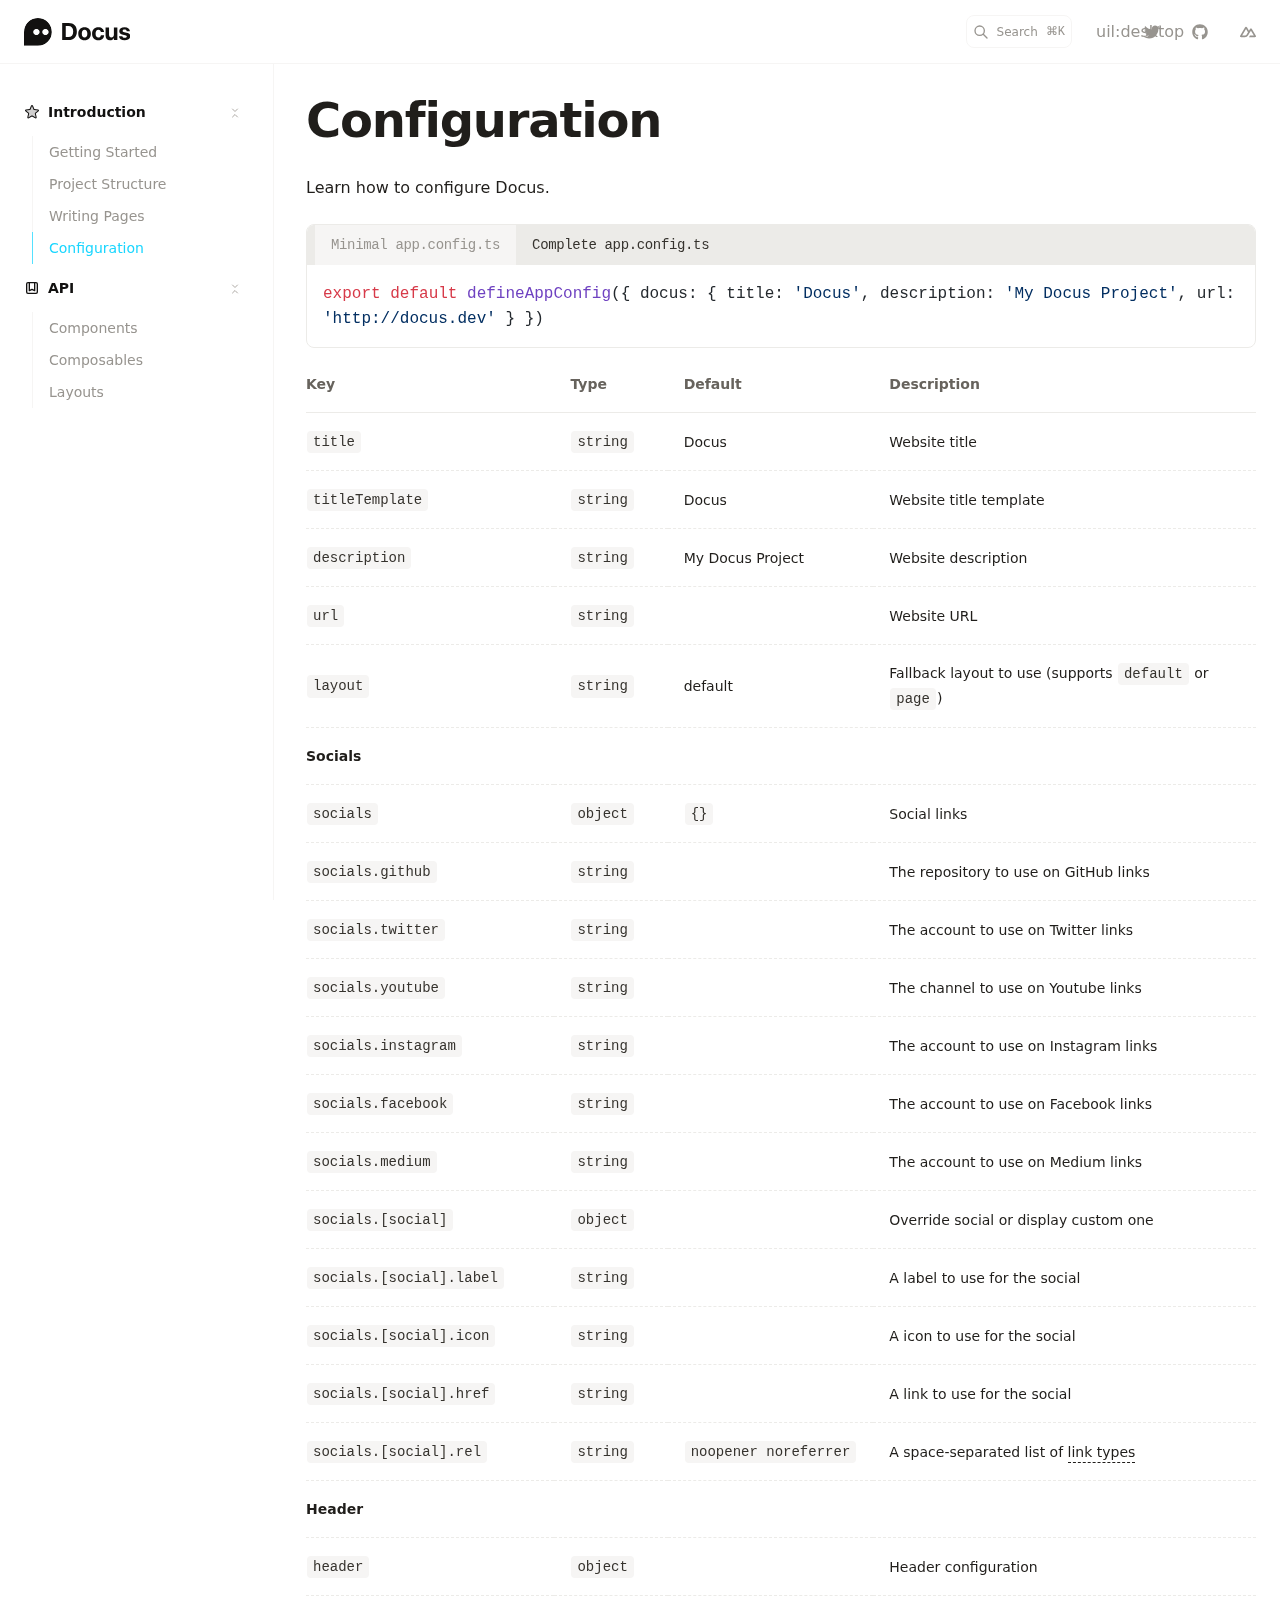
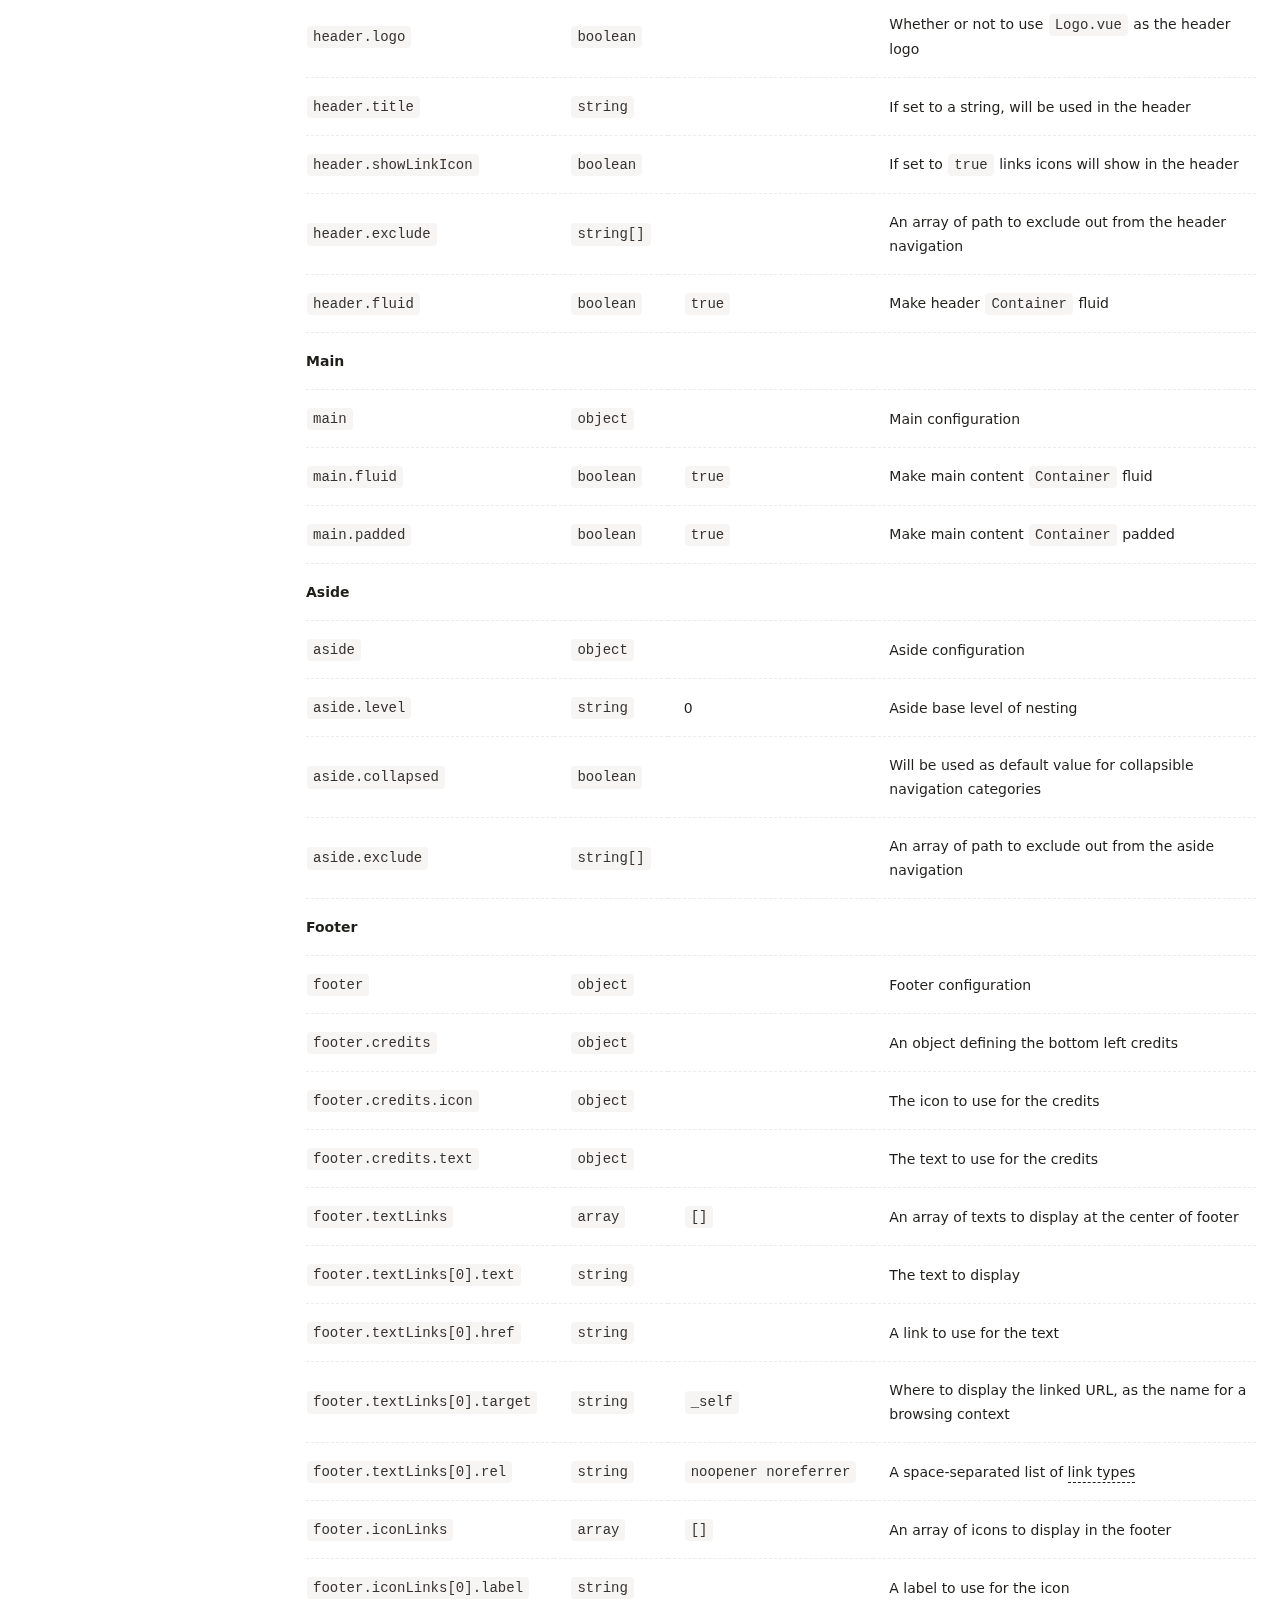
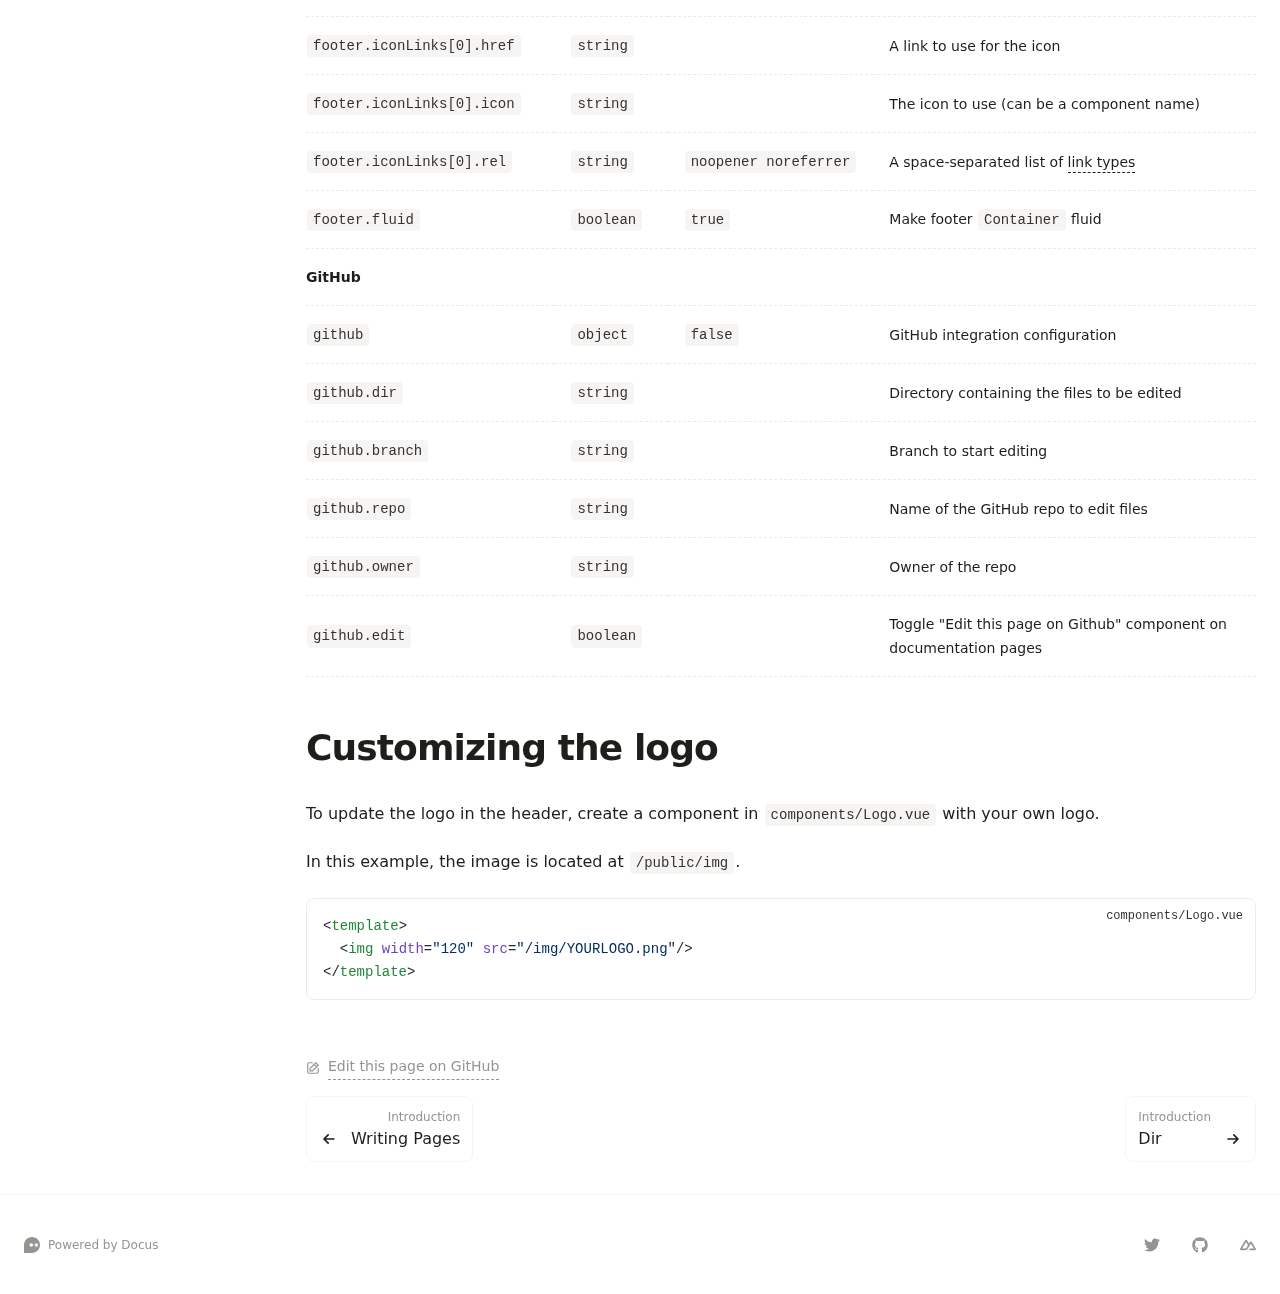
<file: introduction/configuration/index.html>
<!DOCTYPE html>
<html  lang="en">
<head><meta charset="utf-8">
<meta name="viewport" content="width=device-width, initial-scale=1">
<title>Configuration · Docus</title>
<meta name="twitter:card" content="summary_large_image">
<meta property="og:image" content="https://user-images.githubusercontent.com/904724/185365452-87b7ca7b-6030-4813-a2db-5e65c785bf88.png">
<meta property="og:title" content="Configuration">
<meta name="description" content="Learn how to configure Docus.">
<meta property="og:description" content="Learn how to configure Docus.">
<link rel="preload" as="fetch" crossorigin="anonymous" href="/introduction/configuration/_payload.json">
<link rel="stylesheet" href="/_nuxt/entry.6cc58107.css">
<link rel="stylesheet" href="/_nuxt/DocumentDrivenNotFound.af012ce0.css">
<link rel="stylesheet" href="/_nuxt/ButtonLink.6e4a7927.css">
<link rel="stylesheet" href="/_nuxt/DocsPageLayout.6682f74d.css">
<link rel="stylesheet" href="/_nuxt/DocsAside.5a795108.css">
<link rel="stylesheet" href="/_nuxt/ProseCodeInline.873c7ac7.css">
<link rel="stylesheet" href="/_nuxt/Alert.eca11227.css">
<link rel="stylesheet" href="/_nuxt/DocsPageBottom.c7f58d4e.css">
<link rel="stylesheet" href="/_nuxt/ProseA.baee409d.css">
<link rel="stylesheet" href="/_nuxt/DocsPrevNext.94f1d1c1.css">
<link rel="stylesheet" href="/_nuxt/DocsToc.fca01843.css">
<link rel="stylesheet" href="/_nuxt/DocsTocLinks.3e78ae3f.css">
<link rel="stylesheet" href="/_nuxt/ProseH1.6d63403c.css">
<link rel="stylesheet" href="/_nuxt/ProseP.b99f89cd.css">
<link rel="stylesheet" href="/_nuxt/CodeGroup.890662e9.css">
<link rel="stylesheet" href="/_nuxt/TabsHeader.f1dd239e.css">
<link rel="stylesheet" href="/_nuxt/ProseTable.d34ed667.css">
<link rel="stylesheet" href="/_nuxt/ProseThead.01a5506b.css">
<link rel="stylesheet" href="/_nuxt/ProseTr.a14ca635.css">
<link rel="stylesheet" href="/_nuxt/ProseTh.f6b542b5.css">
<link rel="stylesheet" href="/_nuxt/ProseStrong.b01d4b3b.css">
<link rel="stylesheet" href="/_nuxt/ProseTd.0e1894f1.css">
<link rel="stylesheet" href="/_nuxt/ProseH2.3a63b076.css">
<link rel="stylesheet" href="/_nuxt/ProsePre.e63e49c6.css">
<link rel="stylesheet" href="/_nuxt/ProseCode.585625f1.css">
<link rel="modulepreload" as="script" crossorigin href="/_nuxt/entry.ba9ba8df.js">
<link rel="modulepreload" as="script" crossorigin href="/_nuxt/document-driven.7380fb23.js">
<link rel="modulepreload" as="script" crossorigin href="/_nuxt/DocumentDrivenEmpty.0dd77724.js">
<link rel="modulepreload" as="script" crossorigin href="/_nuxt/ContentRenderer.5d9cb8fe.js">
<link rel="modulepreload" as="script" crossorigin href="/_nuxt/ContentRendererMarkdown.vue.f2c2a1e3.js">
<link rel="modulepreload" as="script" crossorigin href="/_nuxt/DocumentDrivenNotFound.bcde394b.js">
<link rel="modulepreload" as="script" crossorigin href="/_nuxt/ButtonLink.459bdceb.js">
<link rel="modulepreload" as="script" crossorigin href="/_nuxt/slot.a5e79efa.js">
<link rel="modulepreload" as="script" crossorigin href="/_nuxt/node.9352fcfb.js">
<link rel="modulepreload" as="script" crossorigin href="/_nuxt/IconDocus.0c3b2c2b.js">
<link rel="modulepreload" as="script" crossorigin href="/_nuxt/default.45672e6a.js">
<link rel="modulepreload" as="script" crossorigin href="/_nuxt/DocsPageLayout.7a2e0463.js">
<link rel="modulepreload" as="script" crossorigin href="/_nuxt/DocsAside.e89ee922.js">
<link rel="modulepreload" as="script" crossorigin href="/_nuxt/ProseCodeInline.55cb0b6f.js">
<link rel="modulepreload" as="script" crossorigin href="/_nuxt/Alert.9dfae116.js">
<link rel="modulepreload" as="script" crossorigin href="/_nuxt/DocsPageBottom.195b49d3.js">
<link rel="modulepreload" as="script" crossorigin href="/_nuxt/ProseA.114e9ee0.js">
<link rel="modulepreload" as="script" crossorigin href="/_nuxt/EditOnLink.vue.666b50b5.js">
<link rel="modulepreload" as="script" crossorigin href="/_nuxt/DocsPrevNext.2e26e772.js">
<link rel="modulepreload" as="script" crossorigin href="/_nuxt/DocsToc.22716d8e.js">
<link rel="modulepreload" as="script" crossorigin href="/_nuxt/DocsTocLinks.ea1ce1dc.js">
<link rel="modulepreload" as="script" crossorigin href="/_nuxt/ContentRendererMarkdown.0bf8ce5b.js">
<link rel="modulepreload" as="script" crossorigin href="/_nuxt/EditOnLink.e0f5381c.js">
<link rel="modulepreload" as="script" crossorigin href="/_nuxt/ProseH1.f77b5700.js">
<link rel="modulepreload" as="script" crossorigin href="/_nuxt/ProseP.0fd8a478.js">
<link rel="modulepreload" as="script" crossorigin href="/_nuxt/CodeGroup.6906ef52.js">
<link rel="modulepreload" as="script" crossorigin href="/_nuxt/TabsHeader.ddc91e48.js">
<link rel="modulepreload" as="script" crossorigin href="/_nuxt/ProseTable.e412f80f.js">
<link rel="modulepreload" as="script" crossorigin href="/_nuxt/ProseThead.2046ad01.js">
<link rel="modulepreload" as="script" crossorigin href="/_nuxt/ProseTr.d2dac91a.js">
<link rel="modulepreload" as="script" crossorigin href="/_nuxt/ProseTh.159b8e32.js">
<link rel="modulepreload" as="script" crossorigin href="/_nuxt/ProseStrong.7c853756.js">
<link rel="modulepreload" as="script" crossorigin href="/_nuxt/ProseTbody.85308eff.js">
<link rel="modulepreload" as="script" crossorigin href="/_nuxt/ProseTd.d1a9ea54.js">
<link rel="modulepreload" as="script" crossorigin href="/_nuxt/ProseH2.e6429991.js">
<link rel="modulepreload" as="script" crossorigin href="/_nuxt/ProsePre.a2b80532.js">
<link rel="modulepreload" as="script" crossorigin href="/_nuxt/ProseCode.c88f7fe3.js">
<link rel="prefetch" as="style" href="/_nuxt/page.81b716c6.css">
<link rel="prefetch" as="script" crossorigin href="/_nuxt/page.5c88c07e.js">
<link rel="prefetch" as="script" crossorigin href="/_nuxt/client-db.51690782.js">
<link rel="prefetch" as="script" crossorigin href="/_nuxt/debug.fa407af6.js">
<link rel="prefetch" as="style" href="/_nuxt/useStudio.26f36220.css">
<link rel="prefetch" as="script" crossorigin href="/_nuxt/useStudio.ddf19fc9.js">
<link rel="prefetch" as="style" href="/_nuxt/error-404.7910d5ca.css">
<link rel="prefetch" as="script" crossorigin href="/_nuxt/error-404.73be8771.js">
<link rel="prefetch" as="style" href="/_nuxt/error-500.1db01289.css">
<link rel="prefetch" as="script" crossorigin href="/_nuxt/error-500.b16a9194.js">
<script type="module" src="/_nuxt/entry.ba9ba8df.js" crossorigin></script><style id="pinceau-runtime-hydratable">@media{.phy[--]{--puid:2KtRqr-v;}.pv-NnrLP-{padding-left:var(--elements-container-padding-mobile);padding-right:var(--elements-container-padding-mobile);}@media (min-width: 475px){.pv-NnrLP-{padding-left:var(--elements-container-padding-xs);padding-right:var(--elements-container-padding-xs);}}@media (min-width: 640px){.pv-NnrLP-{padding-left:var(--elements-container-padding-sm);padding-right:var(--elements-container-padding-sm);}}@media (min-width: 768px){.pv-NnrLP-{padding-left:var(--elements-container-padding-md);padding-right:var(--elements-container-padding-md);}}} @media{.phy[--]{--puid:XCyvf_-v;}.pv-4mbLt2{max-width:var(--elements-container-maxWidth);padding-left:var(--elements-container-padding-mobile);padding-right:var(--elements-container-padding-mobile);}@media (min-width: 475px){.pv-4mbLt2{padding-left:var(--elements-container-padding-xs);padding-right:var(--elements-container-padding-xs);}}@media (min-width: 640px){.pv-4mbLt2{padding-left:var(--elements-container-padding-sm);padding-right:var(--elements-container-padding-sm);}}@media (min-width: 768px){.pv-4mbLt2{padding-left:var(--elements-container-padding-md);padding-right:var(--elements-container-padding-md);}}} </style><style id="pinceau-theme">@media { :root {--pinceau-mq: initial; --docus-search-results-highlight-color: white;--docus-search-results-window-maxHeight: 100%;--docus-search-results-window-maxWidth: 640px;--docus-search-results-window-marginTop: 0;--docus-search-input-borderStyle: solid;--docus-search-input-borderWidth: 1px;--docus-search-backdropFilter: blur(24px);--docus-loadingBar-gradientColorStop3: #0047e1;--docus-loadingBar-gradientColorStop2: #34cdfe;--docus-loadingBar-gradientColorStop1: #00dc82;--docus-loadingBar-height: 3px;--docus-readableLine: 78ch;--docus-footer-height: 145px;--docus-header-height: 64px;--prose-code-inline-padding: 0.2rem 0.375rem 0.2rem 0.375rem;--prose-code-block-backdropFilter: contrast(1);--prose-code-block-border-style: solid;--prose-code-block-border-width: 1px;--prose-tbody-tr-borderBottom-style: dashed;--prose-tbody-tr-borderBottom-width: 1px;--prose-th-textAlign: inherit;--prose-thead-borderBottom-style: solid;--prose-thead-borderBottom-width: 1px;--prose-thead-border-style: solid;--prose-thead-border-width: 0px;--prose-table-textAlign: start;--prose-hr-width: 1px;--prose-hr-style: solid;--prose-li-listStylePosition: outside;--prose-ol-li-markerColor: currentColor;--prose-ol-paddingInlineStart: 21px;--prose-ol-listStyleType: decimal;--prose-ul-li-markerColor: currentColor;--prose-ul-paddingInlineStart: 21px;--prose-ul-listStyleType: disc;--prose-blockquote-border-style: solid;--prose-blockquote-border-width: 4px;--prose-blockquote-quotes: '201C' '201D' '2018' '2019';--prose-blockquote-paddingInlineStart: 24px;--prose-a-code-color-hover: currentColor;--prose-a-code-color-static: currentColor;--prose-a-hasCode-borderBottom: none;--prose-a-border-distance: 2px;--prose-a-border-color-hover: currentColor;--prose-a-border-color-static: currentColor;--prose-a-border-style-hover: solid;--prose-a-border-style-static: dashed;--prose-a-border-width: 1px;--prose-a-color-static: inherit;--prose-a-textDecoration: none;--prose-h6-margin: 3rem 0 2rem;--prose-h5-margin: 3rem 0 2rem;--prose-h4-margin: 3rem 0 2rem;--prose-h3-margin: 3rem 0 2rem;--prose-h2-margin: 3rem 0 2rem;--prose-h1-margin: 0 0 2rem;--typography-lead-loose: 2;--typography-lead-relaxed: 1.625;--typography-lead-normal: 1.5;--typography-lead-snug: 1.375;--typography-lead-tight: 1.25;--typography-lead-none: 1;--typography-lead-10: 2.5rem;--typography-lead-9: 2.25rem;--typography-lead-8: 2rem;--typography-lead-7: 1.75rem;--typography-lead-6: 1.5rem;--typography-lead-5: 1.25rem;--typography-lead-4: 1rem;--typography-lead-3: .75rem;--typography-lead-2: .5rem;--typography-lead-1: .025rem;--typography-fontWeight-black: 900;--typography-fontWeight-extrabold: 800;--typography-fontWeight-bold: 700;--typography-fontWeight-semibold: 600;--typography-fontWeight-medium: 500;--typography-fontWeight-normal: 400;--typography-fontWeight-light: 300;--typography-fontWeight-extralight: 200;--typography-fontWeight-thin: 100;--typography-fontSize-9xl: 128px;--typography-fontSize-8xl: 96px;--typography-fontSize-7xl: 72px;--typography-fontSize-6xl: 60px;--typography-fontSize-5xl: 48px;--typography-fontSize-4xl: 36px;--typography-fontSize-3xl: 30px;--typography-fontSize-2xl: 24px;--typography-fontSize-xl: 20px;--typography-fontSize-lg: 18px;--typography-fontSize-base: 16px;--typography-fontSize-sm: 14px;--typography-fontSize-xs: 12px;--typography-letterSpacing-wide: 0.025em;--typography-letterSpacing-tight: -0.025em;--typography-verticalMargin-base: 24px;--typography-verticalMargin-sm: 16px;--elements-border-secondary-hover: [object Object];--elements-backdrop-background: #fffc;--elements-backdrop-filter: saturate(200%) blur(20px);--elements-container-maxWidth: 80rem;--lead-loose: 2;--lead-relaxed: 1.625;--lead-normal: 1.5;--lead-snug: 1.375;--lead-tight: 1.25;--lead-none: 1;--lead-10: 2.5rem;--lead-9: 2.25rem;--lead-8: 2rem;--lead-7: 1.75rem;--lead-6: 1.5rem;--lead-5: 1.25rem;--lead-4: 1rem;--lead-3: .75rem;--lead-2: .5rem;--lead-1: .025rem;--letterSpacing-widest: 0.1em;--letterSpacing-wider: 0.05em;--letterSpacing-wide: 0.025em;--letterSpacing-normal: 0em;--letterSpacing-tight: -0.025em;--letterSpacing-tighter: -0.05em;--fontSize-9xl: 8rem;--fontSize-8xl: 6rem;--fontSize-7xl: 4.5rem;--fontSize-6xl: 3.75rem;--fontSize-5xl: 3rem;--fontSize-4xl: 2.25rem;--fontSize-3xl: 1.875rem;--fontSize-2xl: 1.5rem;--fontSize-xl: 1.25rem;--fontSize-lg: 1.125rem;--fontSize-base: 1rem;--fontSize-sm: 0.875rem;--fontSize-xs: 0.75rem;--fontWeight-black: 900;--fontWeight-extrabold: 800;--fontWeight-bold: 700;--fontWeight-semibold: 600;--fontWeight-medium: 500;--fontWeight-normal: 400;--fontWeight-light: 300;--fontWeight-extralight: 200;--fontWeight-thin: 100;--font-mono: ui-monospace, SFMono-Regular, Menlo, Monaco, Consolas, Liberation Mono, Courier New, monospace;--font-serif: ui-serif, Georgia, Cambria, Times New Roman, Times, serif;--font-sans: ui-sans-serif, system-ui, -apple-system, BlinkMacSystemFont, Segoe UI, Roboto, Helvetica Neue, Arial, Noto Sans, sans-serif, Apple Color Emoji, Segoe UI Emoji, Segoe UI Symbol, Noto Color Emoji;--opacity-total: 1;--opacity-high: 0.8;--opacity-medium: 0.5;--opacity-soft: 0.3;--opacity-light: 0.15;--opacity-bright: 0.1;--opacity-noOpacity: 0;--borderWidth-lg: 3px;--borderWidth-md: 2px;--borderWidth-sm: 1px;--borderWidth-noBorder: 0;--space-rem-875: 0.875rem;--space-rem-625: 0.625rem;--space-rem-375: 0.375rem;--space-rem-125: 0.125rem;--space-px: 1px;--space-128: 32rem;--space-96: 24rem;--space-80: 20rem;--space-72: 18rem;--space-64: 16rem;--space-60: 15rem;--space-56: 14rem;--space-52: 13rem;--space-48: 12rem;--space-44: 11rem;--space-40: 10rem;--space-36: 9rem;--space-32: 8rem;--space-28: 7rem;--space-24: 6rem;--space-20: 5rem;--space-16: 4rem;--space-14: 3.5rem;--space-12: 3rem;--space-11: 2.75rem;--space-10: 2.5rem;--space-9: 2.25rem;--space-8: 2rem;--space-7: 1.75rem;--space-6: 1.5rem;--space-5: 1.25rem;--space-4: 1rem;--space-3: 0.75rem;--space-2: 0.5rem;--space-1: 0.25rem;--space-0: 0px;--size-full: 100%;--size-7xl: 80rem;--size-6xl: 72rem;--size-5xl: 64rem;--size-4xl: 56rem;--size-3xl: 48rem;--size-2xl: 42rem;--size-xl: 36rem;--size-lg: 32rem;--size-md: 28rem;--size-sm: 24rem;--size-xs: 20rem;--size-200: 200px;--size-104: 104px;--size-80: 80px;--size-64: 64px;--size-56: 56px;--size-48: 48px;--size-40: 40px;--size-32: 32px;--size-24: 24px;--size-20: 20px;--size-16: 16px;--size-12: 12px;--size-8: 8px;--size-6: 6px;--size-4: 4px;--size-2: 2px;--size-0: 0px;--radii-full: 9999px;--radii-3xl: 1.75rem;--radii-2xl: 1.5rem;--radii-xl: 1rem;--radii-lg: 0.75rem;--radii-md: 0.5rem;--radii-sm: 0.375rem;--radii-xs: 0.25rem;--radii-2xs: 0.125rem;--radii-none: 0px;--shadow-none: 0px 0px 0px 0px transparent;--height-screen: 100vh;--width-screen: 100vw;--color-primary-900: #001A1F;--color-primary-800: #00232B;--color-primary-700: #024757;--color-primary-600: #09A0C1;--color-primary-500: #1AD6FF;--color-primary-400: #55E1FF;--color-primary-300: #82E3FF;--color-primary-200: #C5F2FF;--color-primary-100: #DCF7FF;--color-primary-50: #F1FCFF;--color-ruby-900: #380011;--color-ruby-800: #700021;--color-ruby-700: #a90032;--color-ruby-600: #e10043;--color-ruby-500: #ff1a5e;--color-ruby-400: #ff4079;--color-ruby-300: #ff6694;--color-ruby-200: #ff8dae;--color-ruby-100: #ffb3c9;--color-ruby-50: #ffd9e4;--color-pink-900: #380025;--color-pink-800: #70004b;--color-pink-700: #a90070;--color-pink-600: #e10095;--color-pink-500: #ff1ab2;--color-pink-400: #ff40bf;--color-pink-300: #ff66cc;--color-pink-200: #ff8dd8;--color-pink-100: #ffb3e5;--color-pink-50: #ffd9f2;--color-purple-900: #190038;--color-purple-800: #330070;--color-purple-700: #4c00a9;--color-purple-600: #6500e1;--color-purple-500: #811aff;--color-purple-400: #9640ff;--color-purple-300: #ab66ff;--color-purple-200: #c08dff;--color-purple-100: #d5b3ff;--color-purple-50: #ead9ff;--color-royalblue-900: #0b0531;--color-royalblue-800: #160a62;--color-royalblue-700: #211093;--color-royalblue-600: #2c15c4;--color-royalblue-500: #4127e8;--color-royalblue-400: #614bec;--color-royalblue-300: #806ff0;--color-royalblue-200: #a093f3;--color-royalblue-100: #c0b7f7;--color-royalblue-50: #dfdbfb;--color-indigoblue-900: #001238;--color-indigoblue-800: #002370;--color-indigoblue-700: #0035a9;--color-indigoblue-600: #0047e1;--color-indigoblue-500: #1a62ff;--color-indigoblue-400: #407cff;--color-indigoblue-300: #6696ff;--color-indigoblue-200: #8db0ff;--color-indigoblue-100: #b3cbff;--color-indigoblue-50: #d9e5ff;--color-blue-900: #00131D;--color-blue-800: #002235;--color-blue-700: #014267;--color-blue-600: #0069A6;--color-blue-500: #1AADFF;--color-blue-400: #64C7FF;--color-blue-300: #A1DDFF;--color-blue-200: #C6EAFF;--color-blue-100: #DFF3FF;--color-blue-50: #F2FAFF;--color-lightblue-900: #002e38;--color-lightblue-800: #005c70;--color-lightblue-700: #008aa9;--color-lightblue-600: #00b9e1;--color-lightblue-500: #1ad6ff;--color-lightblue-400: #40ddff;--color-lightblue-300: #66e4ff;--color-lightblue-200: #8deaff;--color-lightblue-100: #b3f1ff;--color-lightblue-50: #d9f8ff;--color-teal-900: #062a28;--color-teal-800: #0b544f;--color-teal-700: #117d77;--color-teal-600: #16a79e;--color-teal-500: #1cd1c6;--color-teal-400: #36e4da;--color-teal-300: #5fe9e1;--color-teal-200: #87efe9;--color-teal-100: #aff4f0;--color-teal-50: #d7faf8;--color-pear-900: #2a2b09;--color-pear-800: #545512;--color-pear-700: #7e801b;--color-pear-600: #a8aa24;--color-pear-500: #d0d32f;--color-pear-400: #d8da52;--color-pear-300: #e0e274;--color-pear-200: #e8e997;--color-pear-100: #eff0ba;--color-pear-50: #f7f8dc;--color-red-900: #1C0301;--color-red-800: #340A01;--color-red-700: #701704;--color-red-600: #BB2402;--color-red-500: #FF3B10;--color-red-400: #FF7353;--color-red-300: #FFA692;--color-red-200: #FFDED7;--color-red-100: #FFF3F0;--color-red-50: #FFF9F8;--color-orange-900: #381800;--color-orange-800: #702f00;--color-orange-700: #a94700;--color-orange-600: #e15e00;--color-orange-500: #ff7a1a;--color-orange-400: #ff9040;--color-orange-300: #ffa666;--color-orange-200: #ffbd8d;--color-orange-100: #ffd3b3;--color-orange-50: #ffe9d9;--color-yellow-900: #1B1500;--color-yellow-800: #292100;--color-yellow-700: #614E02;--color-yellow-600: #CBA408;--color-yellow-500: #FBCA05;--color-yellow-400: #FFDC4E;--color-yellow-300: #FFE372;--color-yellow-200: #FFF0B1;--color-yellow-100: #FFF6D3;--color-yellow-50: #FFFCEE;--color-green-900: #00190F;--color-green-800: #002817;--color-green-700: #006037;--color-green-600: #00B467;--color-green-500: #0DD885;--color-green-400: #3CEEA5;--color-green-300: #86FBCB;--color-green-200: #C3FFE6;--color-green-100: #DEFFF1;--color-green-50: #ECFFF7;--color-gray-900: #121110;--color-gray-800: #201E1B;--color-gray-700: #36332E;--color-gray-600: #67635D;--color-gray-500: #97948F;--color-gray-400: #ADA9A4;--color-gray-300: #DBD9D3;--color-gray-200: #ECEBE8;--color-gray-100: #F6F5F4;--color-gray-50: #FBFBFB;--color-black: #0B0A0A;--color-white: #ffffff;--media-portrait: only screen and (orientation: portrait);--media-landscape: only screen and (orientation: landscape);--media-rm: (prefers-reduced-motion: reduce);--media-2xl: (min-width: 1536px);--media-xl: (min-width: 1280px);--media-lg: (min-width: 1024px);--media-md: (min-width: 768px);--media-sm: (min-width: 640px);--media-xs: (min-width: 475px);--docus-search-results-highlight-backgroundColor: var(--color-primary-500);--docus-search-results-selected-backgroundColor: var(--color-gray-300);--docus-search-results-window-borderRadius: none;--docus-search-results-window-marginX: 0;--docus-search-input-backgroundColor: var(--color-gray-200);--docus-search-input-padding: var(--space-2) var(--space-4);--docus-search-input-gap: var(--space-2);--docus-search-input-fontSize: var(--fontSize-sm);--docus-search-input-borderColor: var(--color-gray-200);--docus-search-input-borderRadius: var(--radii-2xs);--docus-footer-padding: var(--space-4) 0;--docus-header-title-color-hover: var(--color-primary-500);--docus-header-title-color-static: var(--color-gray-900);--docus-header-title-fontWeight: var(--fontWeight-bold);--docus-header-title-fontSize: var(--fontSize-2xl);--docus-header-logo-height: var(--space-6);--docus-body-fontFamily: var(--font-sans);--docus-body-color: var(--color-gray-800);--docus-body-backgroundColor: var(--color-white);--prose-code-inline-fontWeight: var(--typography-fontWeight-normal);--prose-code-inline-fontSize: var(--typography-fontSize-sm);--prose-code-inline-borderRadius: var(--radii-xs);--prose-code-block-pre-padding: var(--typography-verticalMargin-sm);--prose-code-block-margin: var(--typography-verticalMargin-base) 0;--prose-code-block-fontSize: var(--typography-fontSize-sm);--prose-tbody-code-inline-fontSize: var(--typography-fontSize-sm);--prose-tbody-td-padding: var(--typography-verticalMargin-sm);--prose-th-fontWeight: var(--typography-fontWeight-semibold);--prose-th-padding: 0 var(--typography-verticalMargin-sm) var(--typography-verticalMargin-sm) var(--typography-verticalMargin-sm);--prose-table-lineHeight: var(--typography-lead-6);--prose-table-fontSize: var(--typography-fontSize-sm);--prose-table-margin: var(--typography-verticalMargin-base) 0;--prose-hr-margin: var(--typography-verticalMargin-base) 0;--prose-li-margin: var(--typography-verticalMargin-sm) 0;--prose-ol-margin: var(--typography-verticalMargin-base) 0;--prose-ul-margin: var(--typography-verticalMargin-base) 0;--prose-blockquote-margin: var(--typography-verticalMargin-base) 0;--prose-a-code-border-style: var(--prose-a-border-style-static);--prose-a-code-border-width: var(--prose-a-border-width);--prose-a-fontWeight: var(--typography-fontWeight-medium);--prose-img-margin: var(--typography-verticalMargin-base) 0;--prose-strong-fontWeight: var(--typography-fontWeight-semibold);--prose-h6-iconSize: var(--typography-fontSize-base);--prose-h6-fontWeight: var(--typography-fontWeight-semibold);--prose-h6-lineHeight: var(--typography-lead-normal);--prose-h6-fontSize: var(--typography-fontSize-lg);--prose-h5-iconSize: var(--typography-fontSize-lg);--prose-h5-fontWeight: var(--typography-fontWeight-semibold);--prose-h5-lineHeight: var(--typography-lead-snug);--prose-h5-fontSize: var(--typography-fontSize-xl);--prose-h4-iconSize: var(--typography-fontSize-lg);--prose-h4-letterSpacing: var(--typography-letterSpacing-tight);--prose-h4-fontWeight: var(--typography-fontWeight-semibold);--prose-h4-lineHeight: var(--typography-lead-snug);--prose-h4-fontSize: var(--typography-fontSize-2xl);--prose-h3-iconSize: var(--typography-fontSize-xl);--prose-h3-letterSpacing: var(--typography-letterSpacing-tight);--prose-h3-fontWeight: var(--typography-fontWeight-semibold);--prose-h3-lineHeight: var(--typography-lead-snug);--prose-h3-fontSize: var(--typography-fontSize-3xl);--prose-h2-iconSize: var(--typography-fontSize-2xl);--prose-h2-letterSpacing: var(--typography-letterSpacing-tight);--prose-h2-fontWeight: var(--typography-fontWeight-semibold);--prose-h2-lineHeight: var(--typography-lead-tight);--prose-h2-fontSize: var(--typography-fontSize-4xl);--prose-h1-iconSize: var(--typography-fontSize-3xl);--prose-h1-letterSpacing: var(--typography-letterSpacing-tight);--prose-h1-fontWeight: var(--typography-fontWeight-bold);--prose-h1-lineHeight: var(--typography-lead-tight);--prose-h1-fontSize: var(--typography-fontSize-5xl);--prose-p-br-margin: var(--typography-verticalMargin-base) 0 0 0;--prose-p-margin: var(--typography-verticalMargin-base) 0;--prose-p-lineHeight: var(--typography-lead-normal);--prose-p-fontSize: var(--typography-fontSize-base);--typography-color-secondary-900: var(--color-gray-900);--typography-color-secondary-800: var(--color-gray-800);--typography-color-secondary-700: var(--color-gray-700);--typography-color-secondary-600: var(--color-gray-600);--typography-color-secondary-500: var(--color-gray-500);--typography-color-secondary-400: var(--color-gray-400);--typography-color-secondary-300: var(--color-gray-300);--typography-color-secondary-200: var(--color-gray-200);--typography-color-secondary-100: var(--color-gray-100);--typography-color-secondary-50: var(--color-gray-50);--typography-color-primary-900: var(--color-primary-900);--typography-color-primary-800: var(--color-primary-800);--typography-color-primary-700: var(--color-primary-700);--typography-color-primary-600: var(--color-primary-600);--typography-color-primary-500: var(--color-primary-500);--typography-color-primary-400: var(--color-primary-400);--typography-color-primary-300: var(--color-primary-300);--typography-color-primary-200: var(--color-primary-200);--typography-color-primary-100: var(--color-primary-100);--typography-color-primary-50: var(--color-primary-50);--typography-font-code: var(--font-mono);--typography-font-body: var(--font-sans);--typography-font-display: var(--font-sans);--typography-body-backgroundColor: var(--color-white);--typography-body-color: var(--color-black);--elements-state-danger-borderColor-secondary: var(--color-red-200);--elements-state-danger-borderColor-primary: var(--color-red-100);--elements-state-danger-backgroundColor-secondary: var(--color-red-100);--elements-state-danger-backgroundColor-primary: var(--color-red-50);--elements-state-danger-color-secondary: var(--color-red-600);--elements-state-danger-color-primary: var(--color-red-500);--elements-state-warning-borderColor-secondary: var(--color-yellow-200);--elements-state-warning-borderColor-primary: var(--color-yellow-100);--elements-state-warning-backgroundColor-secondary: var(--color-yellow-100);--elements-state-warning-backgroundColor-primary: var(--color-yellow-50);--elements-state-warning-color-secondary: var(--color-yellow-700);--elements-state-warning-color-primary: var(--color-yellow-600);--elements-state-success-borderColor-secondary: var(--color-green-200);--elements-state-success-borderColor-primary: var(--color-green-100);--elements-state-success-backgroundColor-secondary: var(--color-green-100);--elements-state-success-backgroundColor-primary: var(--color-green-50);--elements-state-success-color-secondary: var(--color-green-600);--elements-state-success-color-primary: var(--color-green-500);--elements-state-info-borderColor-secondary: var(--color-blue-200);--elements-state-info-borderColor-primary: var(--color-blue-100);--elements-state-info-backgroundColor-secondary: var(--color-blue-100);--elements-state-info-backgroundColor-primary: var(--color-blue-50);--elements-state-info-color-secondary: var(--color-blue-600);--elements-state-info-color-primary: var(--color-blue-500);--elements-state-primary-borderColor-secondary: var(--color-primary-200);--elements-state-primary-borderColor-primary: var(--color-primary-100);--elements-state-primary-backgroundColor-secondary: var(--color-primary-100);--elements-state-primary-backgroundColor-primary: var(--color-primary-50);--elements-state-primary-color-secondary: var(--color-primary-700);--elements-state-primary-color-primary: var(--color-primary-600);--elements-surface-secondary-backgroundColor: var(--color-gray-200);--elements-surface-primary-backgroundColor: var(--color-gray-100);--elements-surface-background-base: var(--color-gray-100);--elements-border-secondary-static: var(--color-gray-200);--elements-border-primary-hover: var(--color-gray-200);--elements-border-primary-static: var(--color-gray-100);--elements-container-padding-md: var(--space-6);--elements-container-padding-sm: var(--space-6);--elements-container-padding-xs: var(--space-4);--elements-container-padding-mobile: var(--space-4);--elements-text-secondary-color-hover: var(--color-gray-700);--elements-text-secondary-color-static: var(--color-gray-500);--elements-text-primary-color-static: var(--color-gray-900);--text-6xl-lineHeight: var(--lead-none);--text-6xl-fontSize: var(--fontSize-6xl);--text-5xl-lineHeight: var(--lead-none);--text-5xl-fontSize: var(--fontSize-5xl);--text-4xl-lineHeight: var(--lead-10);--text-4xl-fontSize: var(--fontSize-4xl);--text-3xl-lineHeight: var(--lead-9);--text-3xl-fontSize: var(--fontSize-3xl);--text-2xl-lineHeight: var(--lead-8);--text-2xl-fontSize: var(--fontSize-2xl);--text-xl-lineHeight: var(--lead-7);--text-xl-fontSize: var(--fontSize-xl);--text-lg-lineHeight: var(--lead-7);--text-lg-fontSize: var(--fontSize-lg);--text-base-lineHeight: var(--lead-6);--text-base-fontSize: var(--fontSize-base);--text-sm-lineHeight: var(--lead-5);--text-sm-fontSize: var(--fontSize-sm);--text-xs-lineHeight: var(--lead-4);--text-xs-fontSize: var(--fontSize-xs);--color-shadow: var(--color-gray-400);--color-secondary-900: var(--color-gray-900);--color-secondary-800: var(--color-gray-800);--color-secondary-700: var(--color-gray-700);--color-secondary-600: var(--color-gray-600);--color-secondary-500: var(--color-gray-500);--color-secondary-400: var(--color-gray-400);--color-secondary-300: var(--color-gray-300);--color-secondary-200: var(--color-gray-200);--color-secondary-100: var(--color-gray-100);--color-secondary-50: var(--color-gray-50);--prose-code-inline-backgroundColor: var(--typography-color-secondary-100);--prose-code-inline-color: var(--typography-color-secondary-700);--prose-code-block-backgroundColor: var(--typography-color-secondary-100);--prose-code-block-color: var(--typography-color-secondary-700);--prose-code-block-border-color: var(--typography-color-secondary-200);--prose-tbody-tr-borderBottom-color: var(--typography-color-secondary-200);--prose-th-color: var(--typography-color-secondary-600);--prose-thead-borderBottom-color: var(--typography-color-secondary-200);--prose-thead-border-color: var(--typography-color-secondary-300);--prose-hr-color: var(--typography-color-secondary-200);--prose-blockquote-border-color: var(--typography-color-secondary-200);--prose-blockquote-color: var(--typography-color-secondary-500);--prose-a-code-background-hover: var(--typography-color-primary-50);--prose-a-code-border-color-hover: var(--typography-color-primary-500);--prose-a-code-border-color-static: var(--typography-color-secondary-400);--prose-a-color-hover: var(--typography-color-primary-500);--shadow-2xl: 0px 25px 50px -12px var(--color-shadow);--shadow-xl: 0px 20px 25px -5px var(--color-shadow), 0px 8px 10px -6px var(--color-shadow);--shadow-lg: 0px 10px 15px -3px var(--color-shadow), 0px 4px 6px -4px var(--color-shadow);--shadow-md: 0px 4px 6px -1px var(--color-shadow), 0px 2px 4px -2px var(--color-shadow);--shadow-sm: 0px 1px 3px 0px var(--color-shadow), 0px 1px 2px -1px var(--color-shadow);--shadow-xs: 0px 1px 2px 0px var(--color-shadow); } }@media { :root.dark {--pinceau-mq: dark; --prose-code-block-backdropFilter: contrast(1);--prose-ol-li-markerColor: currentColor;--prose-ul-li-markerColor: currentColor;--prose-a-code-color-hover: currentColor;--prose-a-code-color-static: currentColor;--prose-a-border-color-hover: currentColor;--prose-a-border-color-static: currentColor;--prose-a-color-static: inherit;--elements-backdrop-background: #0c0d0ccc;--docus-search-results-selected-backgroundColor: var(--color-gray-700);--docus-search-input-backgroundColor: var(--color-gray-800);--docus-search-input-borderColor: transparent;--docus-header-title-color-static: var(--color-gray-100);--docus-body-color: var(--color-gray-200);--docus-body-backgroundColor: var(--color-black);--typography-body-backgroundColor: var(--color-black);--typography-body-color: var(--color-white);--elements-state-danger-borderColor-secondary: var(--color-red-700);--elements-state-danger-borderColor-primary: var(--color-red-800);--elements-state-danger-backgroundColor-secondary: var(--color-red-800);--elements-state-danger-backgroundColor-primary: var(--color-red-900);--elements-state-danger-color-secondary: var(--color-red-200);--elements-state-danger-color-primary: var(--color-red-300);--elements-state-warning-borderColor-secondary: var(--color-yellow-700);--elements-state-warning-borderColor-primary: var(--color-yellow-800);--elements-state-warning-backgroundColor-secondary: var(--color-yellow-800);--elements-state-warning-backgroundColor-primary: var(--color-yellow-900);--elements-state-warning-color-secondary: var(--color-yellow-200);--elements-state-warning-color-primary: var(--color-yellow-400);--elements-state-success-borderColor-secondary: var(--color-green-700);--elements-state-success-borderColor-primary: var(--color-green-800);--elements-state-success-backgroundColor-secondary: var(--color-green-800);--elements-state-success-backgroundColor-primary: var(--color-green-900);--elements-state-success-color-secondary: var(--color-green-200);--elements-state-success-color-primary: var(--color-green-400);--elements-state-info-borderColor-secondary: var(--color-blue-700);--elements-state-info-borderColor-primary: var(--color-blue-800);--elements-state-info-backgroundColor-secondary: var(--color-blue-800);--elements-state-info-backgroundColor-primary: var(--color-blue-900);--elements-state-info-color-secondary: var(--color-blue-200);--elements-state-info-color-primary: var(--color-blue-400);--elements-state-primary-borderColor-secondary: var(--color-primary-700);--elements-state-primary-borderColor-primary: var(--color-primary-800);--elements-state-primary-backgroundColor-secondary: var(--color-primary-800);--elements-state-primary-backgroundColor-primary: var(--color-primary-900);--elements-state-primary-color-secondary: var(--color-primary-200);--elements-state-primary-color-primary: var(--color-primary-400);--elements-surface-secondary-backgroundColor: var(--color-gray-800);--elements-surface-primary-backgroundColor: var(--color-gray-900);--elements-surface-background-base: var(--color-gray-900);--elements-border-secondary-static: var(--color-gray-800);--elements-border-primary-hover: var(--color-gray-800);--elements-border-primary-static: var(--color-gray-900);--elements-text-secondary-color-hover: var(--color-gray-200);--elements-text-secondary-color-static: var(--color-gray-400);--elements-text-primary-color-static: var(--color-gray-50);--color-shadow: var(--color-gray-800);--prose-code-inline-backgroundColor: var(--typography-color-secondary-800);--prose-code-inline-color: var(--typography-color-secondary-200);--prose-code-block-backgroundColor: var(--typography-color-secondary-900);--prose-code-block-color: var(--typography-color-secondary-200);--prose-code-block-border-color: var(--typography-color-secondary-800);--prose-tbody-tr-borderBottom-color: var(--typography-color-secondary-800);--prose-th-color: var(--typography-color-secondary-400);--prose-thead-borderBottom-color: var(--typography-color-secondary-800);--prose-thead-border-color: var(--typography-color-secondary-600);--prose-hr-color: var(--typography-color-secondary-800);--prose-blockquote-border-color: var(--typography-color-secondary-700);--prose-blockquote-color: var(--typography-color-secondary-400);--prose-a-code-background-hover: var(--typography-color-primary-900);--prose-a-code-border-color-hover: var(--typography-color-primary-600);--prose-a-code-border-color-static: var(--typography-color-secondary-600);--prose-a-color-hover: var(--typography-color-primary-400); } }@media (min-width: 640px) { :root {--pinceau-mq: sm; --docus-search-results-window-maxHeight: 320px;--docus-search-results-window-marginTop: 20vh;--docus-footer-height: 100px;--docus-search-results-window-borderRadius: var(--radii-xs);--docus-search-results-window-marginX: var(--space-4);--docus-header-logo-height: var(--space-7); } }</style><script>"use strict";(()=>{const a=window,e=document.documentElement,m=["dark","light"],c=window.localStorage.getItem("nuxt-color-mode")||"system";let n=c==="system"?f():c;const l=e.getAttribute("data-color-mode-forced");l&&(n=l),i(n),a["__NUXT_COLOR_MODE__"]={preference:c,value:n,getColorScheme:f,addColorScheme:i,removeColorScheme:d};function i(o){const t=""+o+"",s="theme";e.classList?e.classList.add(t):e.className+=" "+t,s&&e.setAttribute("data-"+s,o)}function d(o){const t=""+o+"",s="theme";e.classList?e.classList.remove(t):e.className=e.className.replace(new RegExp(t,"g"),""),s&&e.removeAttribute("data-"+s)}function r(o){return a.matchMedia("(prefers-color-scheme"+o+")")}function f(){if(a.matchMedia&&r("").media!=="not all"){for(const o of m)if(r(":"+o).matches)return o}return"light"}})();
</script></head>
<body ><!----><!--teleport anchor--><!----><!--teleport anchor--><div id="__nuxt"><div class="app-layout" data-v-10933cd9><div class="nuxt-progress" style="width:0%;opacity:0;background-size:Infinity% auto;" data-v-10933cd9></div><header class="has-dialog" data-v-10933cd9 data-v-4e6c4e50><div class="container pv-NnrLP- pc-2KtRqr" data-v-4e6c4e50 data-v-6d327d86><!--[--><div class="section left" data-v-4e6c4e50><!--[--><button aria-label="Menu" data-v-5613bb55><svg xmlns="http://www.w3.org/2000/svg" xmlns:xlink="http://www.w3.org/1999/xlink" role="img" class="icon" data-v-5613bb55 style="" width="1em" height="1em" viewBox="0 0 24 24" data-v-121c6e7d><path fill="none" stroke="currentColor" stroke-linecap="round" stroke-linejoin="round" stroke-width="2" d="M4 6h16M4 12h16M4 18h16"/></svg></button><!--teleport start--><!--teleport end--><!--]--><a href="/" class="navbar-logo" aria-label="Docus" data-v-4e6c4e50 data-v-4f7316b5><span class="logo" data-v-4f7316b5><svg viewbox="0 0 167 44" fill="none" xmlns="http://www.w3.org/2000/svg" data-v-4f7316b5 data-v-d4f664a6><path d="M60 34.5945H70.2569C78.3172 34.5945 83.064 29.6369 83.064 21.1959V21.159C83.064 12.7365 78.2986 8 70.2569 8H60V34.5945ZM65.6217 29.987V12.5891H69.5867C74.5197 12.5891 77.3306 15.63 77.3306 21.1775V21.2143C77.3306 26.9645 74.6128 29.987 69.5867 29.987H65.6217Z" fill="currentColor" data-v-d4f664a6></path><path d="M95.1966 35C101.228 35 105.081 31.1666 105.081 24.716V24.6792C105.081 18.284 101.153 14.4321 95.178 14.4321C89.2211 14.4321 85.312 18.3208 85.312 24.6792V24.716C85.312 31.1481 89.1281 35 95.1966 35ZM95.2152 30.7795C92.5346 30.7795 90.8407 28.5863 90.8407 24.716V24.6792C90.8407 20.8642 92.5532 18.6526 95.178 18.6526C97.8213 18.6526 99.5525 20.8642 99.5525 24.6792V24.716C99.5525 28.5679 97.8585 30.7795 95.2152 30.7795Z" fill="currentColor" data-v-d4f664a6></path><path d="M116.823 35C122.147 35 125.59 31.7195 125.851 27.4068V27.2962H120.788L120.769 27.4621C120.397 29.4526 119.038 30.7795 116.86 30.7795C114.179 30.7795 112.504 28.5863 112.504 24.716V24.6976C112.504 20.9195 114.179 18.6526 116.841 18.6526C119.094 18.6526 120.415 20.0901 120.751 21.97L120.788 22.1358H125.832V22.0068C125.628 17.7311 122.184 14.4321 116.767 14.4321C110.792 14.4321 106.975 18.3577 106.975 24.6792V24.6976C106.975 31.0744 110.736 35 116.823 35Z" fill="currentColor" data-v-d4f664a6></path><path d="M135.08 35C138.095 35 140.143 33.5993 141.167 31.3324H141.278V34.5945H146.714V14.8375H141.278V26.1904C141.278 28.7706 139.733 30.5399 137.295 30.5399C134.856 30.5399 133.628 29.0471 133.628 26.4669V14.8375H128.192V27.5911C128.192 32.2171 130.687 35 135.08 35Z" fill="currentColor" data-v-d4f664a6></path><path d="M158.27 35C163.407 35 167 32.4567 167 28.5863V28.5679C167 25.656 165.287 24.0341 161.118 23.1679L157.73 22.4491C155.719 22.0253 155.031 21.3618 155.031 20.3481V20.3297C155.031 19.058 156.203 18.2287 158.083 18.2287C160.094 18.2287 161.267 19.2976 161.453 20.7167L161.471 20.8642H166.479V20.6799C166.348 17.215 163.389 14.4321 158.083 14.4321C153.001 14.4321 149.725 16.8648 149.725 20.6246V20.643C149.725 23.5918 151.68 25.5085 155.552 26.3195L158.94 27.0198C160.894 27.4437 161.564 28.0519 161.564 29.1024V29.1208C161.564 30.3925 160.317 31.185 158.27 31.185C156.092 31.185 154.919 30.2819 154.565 28.7338L154.528 28.5679H149.223L149.241 28.7338C149.669 32.4751 152.741 35 158.27 35Z" fill="currentColor" data-v-d4f664a6></path><mask id="mask0_109_36" style="mask-type:alpha;" maskUnits="userSpaceOnUse" x="0" y="0" width="44" height="44" data-v-d4f664a6><path fill-rule="evenodd" clip-rule="evenodd" d="M0 21.8104C0 9.76479 9.80347 0 21.8967 0C33.99 0 43.7935 9.76479 43.7935 21.8104C43.7935 33.8559 33.99 43.6207 21.8967 43.6207H0V21.8104ZM19.5294 17.0944C22.1442 17.0944 24.2641 19.2059 24.2641 21.8104C24.2641 24.4148 22.1442 26.526 19.5294 26.526C16.9147 26.526 14.7948 24.4148 14.7948 21.8101C14.7948 19.2059 16.9147 17.0944 19.5294 17.0944V17.0944ZM38.4674 21.8104C38.4674 19.2059 36.3475 17.0944 33.7328 17.0944C31.1183 17.0944 28.9984 19.2059 28.9984 21.8104C28.9984 24.4148 31.1183 26.526 33.7328 26.526C36.3475 26.526 38.4674 24.4148 38.4674 21.8101V21.8104Z" fill="white" data-v-d4f664a6></path></mask><g mask="url(#mask0_109_36)" data-v-d4f664a6><path fill-rule="evenodd" clip-rule="evenodd" d="M0 21.8104C0 9.76479 9.80347 0 21.8967 0C33.99 0 43.7935 9.76479 43.7935 21.8104C43.7935 33.8559 33.99 43.6207 21.8967 43.6207H0V21.8104ZM19.5294 17.0944C22.1442 17.0944 24.2641 19.2059 24.2641 21.8104C24.2641 24.4148 22.1442 26.526 19.5294 26.526C16.9147 26.526 14.7948 24.4148 14.7948 21.8101C14.7948 19.2059 16.9147 17.0944 19.5294 17.0944V17.0944ZM38.4674 21.8104C38.4674 19.2059 36.3475 17.0944 33.7328 17.0944C31.1183 17.0944 28.9984 19.2059 28.9984 21.8104C28.9984 24.4148 31.1183 26.526 33.7328 26.526C36.3475 26.526 38.4674 24.4148 38.4674 21.8101V21.8104Z" fill="currentColor" data-v-d4f664a6></path><path d="M9.9987e-06 43.6206H-0.156525V43.7762H9.9987e-06V43.6206ZM21.8967 -0.156006C9.71704 -0.156006 -0.156525 9.67861 -0.156525 21.8106H0.156545C0.156545 9.8508 9.88991 0.155828 21.8967 0.155828V-0.156006ZM43.9497 21.8103C43.9497 9.67861 34.0764 -0.156006 21.8967 -0.156006V0.155828C33.9036 0.155828 43.6369 9.8508 43.6369 21.8103H43.9497ZM21.8967 43.7762C34.0764 43.7762 43.9497 33.9419 43.9497 21.8103H43.6369C43.6369 33.7697 33.9036 43.4647 21.8967 43.4647V43.7762V43.7762ZM9.9987e-06 43.7762H21.8967V43.4647H9.9987e-06V43.7762ZM-0.156525 21.8103V43.6206H0.156545V21.8103H-0.156525ZM24.4203 21.8103C24.4203 19.1197 22.2306 16.9387 19.5294 16.9387V17.2502C22.0577 17.2502 24.1075 19.2916 24.1075 21.8103H24.4203V21.8103ZM19.5294 26.6816C22.2306 26.6816 24.4203 24.5005 24.4203 21.8103H24.1075C24.1075 24.3286 22.058 26.37 19.5294 26.37V26.6816V26.6816ZM14.6385 21.8106C14.6385 24.5008 16.8282 26.6819 19.5294 26.6819V26.3703C17.0011 26.3703 14.9513 24.3289 14.9513 21.8106H14.6385ZM19.5297 16.9387C16.8285 16.9387 14.6388 19.1197 14.6388 21.8103H14.9516C14.9516 19.2916 17.0011 17.2502 19.5297 17.2502V16.9387ZM33.7331 17.2502C36.2617 17.2502 38.3112 19.2916 38.3112 21.8103H38.624C38.624 19.1197 36.4343 16.9387 33.7331 16.9387V17.2502V17.2502ZM29.155 21.8103C29.155 19.2916 31.2045 17.2502 33.7328 17.2502V16.9387C31.0319 16.9387 28.8422 19.1197 28.8422 21.8103H29.155ZM33.7328 26.37C31.2045 26.37 29.155 24.3286 29.155 21.8103H28.8422C28.8422 24.5005 31.0319 26.6816 33.7328 26.6816V26.37ZM38.3109 21.8106C38.3109 24.3289 36.2614 26.3703 33.7328 26.3703V26.6819C36.434 26.6819 38.6237 24.5008 38.6237 21.8106H38.3109Z" fill="currentColor" data-v-d4f664a6></path></g></svg></span></a></div><div class="section center" data-v-4e6c4e50><a href="/" class="navbar-logo" aria-label="Docus" data-v-4e6c4e50 data-v-4f7316b5><span class="logo" data-v-4f7316b5><svg viewbox="0 0 167 44" fill="none" xmlns="http://www.w3.org/2000/svg" data-v-4f7316b5 data-v-d4f664a6><path d="M60 34.5945H70.2569C78.3172 34.5945 83.064 29.6369 83.064 21.1959V21.159C83.064 12.7365 78.2986 8 70.2569 8H60V34.5945ZM65.6217 29.987V12.5891H69.5867C74.5197 12.5891 77.3306 15.63 77.3306 21.1775V21.2143C77.3306 26.9645 74.6128 29.987 69.5867 29.987H65.6217Z" fill="currentColor" data-v-d4f664a6></path><path d="M95.1966 35C101.228 35 105.081 31.1666 105.081 24.716V24.6792C105.081 18.284 101.153 14.4321 95.178 14.4321C89.2211 14.4321 85.312 18.3208 85.312 24.6792V24.716C85.312 31.1481 89.1281 35 95.1966 35ZM95.2152 30.7795C92.5346 30.7795 90.8407 28.5863 90.8407 24.716V24.6792C90.8407 20.8642 92.5532 18.6526 95.178 18.6526C97.8213 18.6526 99.5525 20.8642 99.5525 24.6792V24.716C99.5525 28.5679 97.8585 30.7795 95.2152 30.7795Z" fill="currentColor" data-v-d4f664a6></path><path d="M116.823 35C122.147 35 125.59 31.7195 125.851 27.4068V27.2962H120.788L120.769 27.4621C120.397 29.4526 119.038 30.7795 116.86 30.7795C114.179 30.7795 112.504 28.5863 112.504 24.716V24.6976C112.504 20.9195 114.179 18.6526 116.841 18.6526C119.094 18.6526 120.415 20.0901 120.751 21.97L120.788 22.1358H125.832V22.0068C125.628 17.7311 122.184 14.4321 116.767 14.4321C110.792 14.4321 106.975 18.3577 106.975 24.6792V24.6976C106.975 31.0744 110.736 35 116.823 35Z" fill="currentColor" data-v-d4f664a6></path><path d="M135.08 35C138.095 35 140.143 33.5993 141.167 31.3324H141.278V34.5945H146.714V14.8375H141.278V26.1904C141.278 28.7706 139.733 30.5399 137.295 30.5399C134.856 30.5399 133.628 29.0471 133.628 26.4669V14.8375H128.192V27.5911C128.192 32.2171 130.687 35 135.08 35Z" fill="currentColor" data-v-d4f664a6></path><path d="M158.27 35C163.407 35 167 32.4567 167 28.5863V28.5679C167 25.656 165.287 24.0341 161.118 23.1679L157.73 22.4491C155.719 22.0253 155.031 21.3618 155.031 20.3481V20.3297C155.031 19.058 156.203 18.2287 158.083 18.2287C160.094 18.2287 161.267 19.2976 161.453 20.7167L161.471 20.8642H166.479V20.6799C166.348 17.215 163.389 14.4321 158.083 14.4321C153.001 14.4321 149.725 16.8648 149.725 20.6246V20.643C149.725 23.5918 151.68 25.5085 155.552 26.3195L158.94 27.0198C160.894 27.4437 161.564 28.0519 161.564 29.1024V29.1208C161.564 30.3925 160.317 31.185 158.27 31.185C156.092 31.185 154.919 30.2819 154.565 28.7338L154.528 28.5679H149.223L149.241 28.7338C149.669 32.4751 152.741 35 158.27 35Z" fill="currentColor" data-v-d4f664a6></path><mask id="mask0_109_36" style="mask-type:alpha;" maskUnits="userSpaceOnUse" x="0" y="0" width="44" height="44" data-v-d4f664a6><path fill-rule="evenodd" clip-rule="evenodd" d="M0 21.8104C0 9.76479 9.80347 0 21.8967 0C33.99 0 43.7935 9.76479 43.7935 21.8104C43.7935 33.8559 33.99 43.6207 21.8967 43.6207H0V21.8104ZM19.5294 17.0944C22.1442 17.0944 24.2641 19.2059 24.2641 21.8104C24.2641 24.4148 22.1442 26.526 19.5294 26.526C16.9147 26.526 14.7948 24.4148 14.7948 21.8101C14.7948 19.2059 16.9147 17.0944 19.5294 17.0944V17.0944ZM38.4674 21.8104C38.4674 19.2059 36.3475 17.0944 33.7328 17.0944C31.1183 17.0944 28.9984 19.2059 28.9984 21.8104C28.9984 24.4148 31.1183 26.526 33.7328 26.526C36.3475 26.526 38.4674 24.4148 38.4674 21.8101V21.8104Z" fill="white" data-v-d4f664a6></path></mask><g mask="url(#mask0_109_36)" data-v-d4f664a6><path fill-rule="evenodd" clip-rule="evenodd" d="M0 21.8104C0 9.76479 9.80347 0 21.8967 0C33.99 0 43.7935 9.76479 43.7935 21.8104C43.7935 33.8559 33.99 43.6207 21.8967 43.6207H0V21.8104ZM19.5294 17.0944C22.1442 17.0944 24.2641 19.2059 24.2641 21.8104C24.2641 24.4148 22.1442 26.526 19.5294 26.526C16.9147 26.526 14.7948 24.4148 14.7948 21.8101C14.7948 19.2059 16.9147 17.0944 19.5294 17.0944V17.0944ZM38.4674 21.8104C38.4674 19.2059 36.3475 17.0944 33.7328 17.0944C31.1183 17.0944 28.9984 19.2059 28.9984 21.8104C28.9984 24.4148 31.1183 26.526 33.7328 26.526C36.3475 26.526 38.4674 24.4148 38.4674 21.8101V21.8104Z" fill="currentColor" data-v-d4f664a6></path><path d="M9.9987e-06 43.6206H-0.156525V43.7762H9.9987e-06V43.6206ZM21.8967 -0.156006C9.71704 -0.156006 -0.156525 9.67861 -0.156525 21.8106H0.156545C0.156545 9.8508 9.88991 0.155828 21.8967 0.155828V-0.156006ZM43.9497 21.8103C43.9497 9.67861 34.0764 -0.156006 21.8967 -0.156006V0.155828C33.9036 0.155828 43.6369 9.8508 43.6369 21.8103H43.9497ZM21.8967 43.7762C34.0764 43.7762 43.9497 33.9419 43.9497 21.8103H43.6369C43.6369 33.7697 33.9036 43.4647 21.8967 43.4647V43.7762V43.7762ZM9.9987e-06 43.7762H21.8967V43.4647H9.9987e-06V43.7762ZM-0.156525 21.8103V43.6206H0.156545V21.8103H-0.156525ZM24.4203 21.8103C24.4203 19.1197 22.2306 16.9387 19.5294 16.9387V17.2502C22.0577 17.2502 24.1075 19.2916 24.1075 21.8103H24.4203V21.8103ZM19.5294 26.6816C22.2306 26.6816 24.4203 24.5005 24.4203 21.8103H24.1075C24.1075 24.3286 22.058 26.37 19.5294 26.37V26.6816V26.6816ZM14.6385 21.8106C14.6385 24.5008 16.8282 26.6819 19.5294 26.6819V26.3703C17.0011 26.3703 14.9513 24.3289 14.9513 21.8106H14.6385ZM19.5297 16.9387C16.8285 16.9387 14.6388 19.1197 14.6388 21.8103H14.9516C14.9516 19.2916 17.0011 17.2502 19.5297 17.2502V16.9387ZM33.7331 17.2502C36.2617 17.2502 38.3112 19.2916 38.3112 21.8103H38.624C38.624 19.1197 36.4343 16.9387 33.7331 16.9387V17.2502V17.2502ZM29.155 21.8103C29.155 19.2916 31.2045 17.2502 33.7328 17.2502V16.9387C31.0319 16.9387 28.8422 19.1197 28.8422 21.8103H29.155ZM33.7328 26.37C31.2045 26.37 29.155 24.3286 29.155 21.8103H28.8422C28.8422 24.5005 31.0319 26.6816 33.7328 26.6816V26.37ZM38.3109 21.8106C38.3109 24.3289 36.2614 26.3703 33.7328 26.3703V26.6819C36.434 26.6819 38.6237 24.5008 38.6237 21.8106H38.3109Z" fill="currentColor" data-v-d4f664a6></path></g></svg></span></a><!----></div><div class="section right" data-v-4e6c4e50><!--[--><button type="button" aria-label="Search" data-v-b66e6107><span class="content" data-v-b66e6107><svg xmlns="http://www.w3.org/2000/svg" xmlns:xlink="http://www.w3.org/1999/xlink" aria-hidden="true" role="img" class="icon" data-v-b66e6107 style="" width="1em" height="1em" viewBox="0 0 24 24" data-v-121c6e7d><path fill="none" stroke="currentColor" stroke-linecap="round" stroke-linejoin="round" stroke-width="2" d="m21 21l-6-6m2-5a7 7 0 1 1-14 0a7 7 0 0 1 14 0Z"/></svg><span data-v-b66e6107>Search</span><span data-v-b66e6107><kbd data-v-b66e6107>⌘</kbd><kbd data-v-b66e6107>K</kbd></span></span></button><!--teleport start--><!--teleport end--><!--]--><button aria-label="Color Mode" data-v-4e6c4e50 data-v-80344a92><span data-v-80344a92>...</span></button><div class="social-icons" data-v-4e6c4e50><!--[--><a href="https://twitter.com/nuxt_js" rel="noopener noreferrer" target="_blank" title="nuxt_js" aria-label="nuxt_js" data-v-6662d1c6><svg xmlns="http://www.w3.org/2000/svg" xmlns:xlink="http://www.w3.org/1999/xlink" aria-hidden="true" role="img" class="icon" data-v-6662d1c6 style="" width="1em" height="1em" viewBox="0 0 512 512" data-v-121c6e7d><path fill="currentColor" d="M459.37 151.716c.325 4.548.325 9.097.325 13.645c0 138.72-105.583 298.558-298.558 298.558c-59.452 0-114.68-17.219-161.137-47.106c8.447.974 16.568 1.299 25.34 1.299c49.055 0 94.213-16.568 130.274-44.832c-46.132-.975-84.792-31.188-98.112-72.772c6.498.974 12.995 1.624 19.818 1.624c9.421 0 18.843-1.3 27.614-3.573c-48.081-9.747-84.143-51.98-84.143-102.985v-1.299c13.969 7.797 30.214 12.67 47.431 13.319c-28.264-18.843-46.781-51.005-46.781-87.391c0-19.492 5.197-37.36 14.294-52.954c51.655 63.675 129.3 105.258 216.365 109.807c-1.624-7.797-2.599-15.918-2.599-24.04c0-57.828 46.782-104.934 104.934-104.934c30.213 0 57.502 12.67 76.67 33.137c23.715-4.548 46.456-13.32 66.599-25.34c-7.798 24.366-24.366 44.833-46.132 57.827c21.117-2.273 41.584-8.122 60.426-16.243c-14.292 20.791-32.161 39.308-52.628 54.253z"/></svg></a><a href="https://github.com/nuxt-themes/docus" rel="noopener noreferrer" target="_blank" title="nuxt-themes/docus" aria-label="nuxt-themes/docus" data-v-6662d1c6><svg xmlns="http://www.w3.org/2000/svg" xmlns:xlink="http://www.w3.org/1999/xlink" aria-hidden="true" role="img" class="icon" data-v-6662d1c6 style="" width="1em" height="1em" viewBox="0 0 496 512" data-v-121c6e7d><path fill="currentColor" d="M165.9 397.4c0 2-2.3 3.6-5.2 3.6c-3.3.3-5.6-1.3-5.6-3.6c0-2 2.3-3.6 5.2-3.6c3-.3 5.6 1.3 5.6 3.6zm-31.1-4.5c-.7 2 1.3 4.3 4.3 4.9c2.6 1 5.6 0 6.2-2s-1.3-4.3-4.3-5.2c-2.6-.7-5.5.3-6.2 2.3zm44.2-1.7c-2.9.7-4.9 2.6-4.6 4.9c.3 2 2.9 3.3 5.9 2.6c2.9-.7 4.9-2.6 4.6-4.6c-.3-1.9-3-3.2-5.9-2.9zM244.8 8C106.1 8 0 113.3 0 252c0 110.9 69.8 205.8 169.5 239.2c12.8 2.3 17.3-5.6 17.3-12.1c0-6.2-.3-40.4-.3-61.4c0 0-70 15-84.7-29.8c0 0-11.4-29.1-27.8-36.6c0 0-22.9-15.7 1.6-15.4c0 0 24.9 2 38.6 25.8c21.9 38.6 58.6 27.5 72.9 20.9c2.3-16 8.8-27.1 16-33.7c-55.9-6.2-112.3-14.3-112.3-110.5c0-27.5 7.6-41.3 23.6-58.9c-2.6-6.5-11.1-33.3 2.6-67.9c20.9-6.5 69 27 69 27c20-5.6 41.5-8.5 62.8-8.5s42.8 2.9 62.8 8.5c0 0 48.1-33.6 69-27c13.7 34.7 5.2 61.4 2.6 67.9c16 17.7 25.8 31.5 25.8 58.9c0 96.5-58.9 104.2-114.8 110.5c9.2 7.9 17 22.9 17 46.4c0 33.7-.3 75.4-.3 83.6c0 6.5 4.6 14.4 17.3 12.1C428.2 457.8 496 362.9 496 252C496 113.3 383.5 8 244.8 8zM97.2 352.9c-1.3 1-1 3.3.7 5.2c1.6 1.6 3.9 2.3 5.2 1c1.3-1 1-3.3-.7-5.2c-1.6-1.6-3.9-2.3-5.2-1zm-10.8-8.1c-.7 1.3.3 2.9 2.3 3.9c1.6 1 3.6.7 4.3-.7c.7-1.3-.3-2.9-2.3-3.9c-2-.6-3.6-.3-4.3.7zm32.4 35.6c-1.6 1.3-1 4.3 1.3 6.2c2.3 2.3 5.2 2.6 6.5 1c1.3-1.3.7-4.3-1.3-6.2c-2.2-2.3-5.2-2.6-6.5-1zm-11.4-14.7c-1.6 1-1.6 3.6 0 5.9c1.6 2.3 4.3 3.3 5.6 2.3c1.6-1.3 1.6-3.9 0-6.2c-1.4-2.3-4-3.3-5.6-2z"/></svg></a><a href="https://nuxt.com" rel="noopener noreferrer" target="_blank" title="Nuxt" aria-label="Nuxt" data-v-6662d1c6><svg xmlns="http://www.w3.org/2000/svg" xmlns:xlink="http://www.w3.org/1999/xlink" aria-hidden="true" role="img" class="icon" data-v-6662d1c6 style="" width="1em" height="1em" viewBox="0 0 24 24" data-v-121c6e7d><path fill="currentColor" d="M13.464 19.83h8.922c.283 0 .562-.073.807-.21a1.59 1.59 0 0 0 .591-.574a1.53 1.53 0 0 0 .216-.783a1.529 1.529 0 0 0-.217-.782L17.792 7.414a1.59 1.59 0 0 0-.591-.573a1.652 1.652 0 0 0-.807-.21c-.283 0-.562.073-.807.21a1.59 1.59 0 0 0-.59.573L13.463 9.99L10.47 4.953a1.591 1.591 0 0 0-.591-.573a1.653 1.653 0 0 0-.807-.21c-.284 0-.562.073-.807.21a1.591 1.591 0 0 0-.591.573L.216 17.481a1.53 1.53 0 0 0-.217.782c0 .275.074.545.216.783a1.59 1.59 0 0 0 .59.574c.246.137.525.21.808.21h5.6c2.22 0 3.856-.946 4.982-2.79l2.733-4.593l1.464-2.457l4.395 7.382h-5.859Zm-6.341-2.46l-3.908-.002l5.858-9.842l2.923 4.921l-1.957 3.29c-.748 1.196-1.597 1.632-2.916 1.632z"/></svg></a><!--]--></div></div><!--]--></div></header><main data-v-10933cd9><!--[--><div class="document-driven-page"><div class="container pv-NnrLP- pc-0YFP-3 docs-page-content fluid has-aside" data-v-3f6755c0 data-v-6d327d86><!--[--><aside class="aside-nav" data-v-3f6755c0><nav class="app-aside" data-v-3f6755c0 data-v-4de41e8c><ul class="docs-aside-tree" data-v-4de41e8c data-v-31bfe3ec><!--[--><li class="" data-v-31bfe3ec><button class="title-collapsible-button" data-v-31bfe3ec><span class="content" data-v-31bfe3ec><svg xmlns="http://www.w3.org/2000/svg" xmlns:xlink="http://www.w3.org/1999/xlink" aria-hidden="true" role="img" class="icon" data-v-31bfe3ec style="" width="1em" height="1em" viewBox="0 0 256 256" data-v-121c6e7d><g fill="currentColor"><path d="M184.13 147.7a8.08 8.08 0 0 0-2.54 7.89l13.52 58.54a8 8 0 0 1-11.89 8.69l-51.1-31a7.93 7.93 0 0 0-8.24 0l-51.1 31a8 8 0 0 1-11.89-8.69l13.52-58.54a8.08 8.08 0 0 0-2.54-7.89l-45.11-39.35a8 8 0 0 1 4.54-14.07l59.46-5.14a8 8 0 0 0 6.67-4.88l23.23-55.36a8 8 0 0 1 14.68 0l23.23 55.36a8 8 0 0 0 6.67 4.88l59.46 5.14a8 8 0 0 1 4.54 14.07Z" opacity=".2"/><path d="M239.2 97.29a16 16 0 0 0-13.81-11L166 81.17l-23.28-55.36a15.95 15.95 0 0 0-29.44 0L90.07 81.17l-59.46 5.15a16 16 0 0 0-9.11 28.06l45.11 39.42l-13.52 58.54a16 16 0 0 0 23.84 17.34l51-31l51.11 31a16 16 0 0 0 23.84-17.34l-13.51-58.6l45.1-39.36a16 16 0 0 0 4.73-17.09Zm-15.22 5l-45.1 39.36a16 16 0 0 0-5.08 15.71L187.35 216l-51.07-31a15.9 15.9 0 0 0-16.54 0l-51 31l13.46-58.6a16 16 0 0 0-5.08-15.71L32 102.35a.37.37 0 0 1 0-.09l59.44-5.14a16 16 0 0 0 13.35-9.75L128 32.08l23.2 55.29a16 16 0 0 0 13.35 9.75l59.45 5.14v.07Z"/></g></svg><span data-v-31bfe3ec>Introduction</span></span><span data-v-31bfe3ec><svg xmlns="http://www.w3.org/2000/svg" xmlns:xlink="http://www.w3.org/1999/xlink" aria-hidden="true" role="img" class="icon collapsible-icon" data-v-31bfe3ec style="" width="1em" height="1em" viewBox="0 0 24 24" data-v-121c6e7d><path fill="none" stroke="currentColor" stroke-linecap="round" stroke-linejoin="round" stroke-width="2" d="m7 20l5-5l5 5M7 4l5 5l5-5"/></svg></span></button><ul class="docs-aside-tree recursive" style="" data-v-31bfe3ec data-v-31bfe3ec><!--[--><li class="has-parent-icon bordered" data-v-31bfe3ec><a href="/introduction/getting-started" class="link padded" data-v-31bfe3ec><span class="content" data-v-31bfe3ec><!----><span data-v-31bfe3ec>Getting Started</span></span></a><!----></li><li class="has-parent-icon bordered" data-v-31bfe3ec><a href="/introduction/project-structure" class="link padded" data-v-31bfe3ec><span class="content" data-v-31bfe3ec><!----><span data-v-31bfe3ec>Project Structure</span></span></a><!----></li><li class="has-parent-icon bordered" data-v-31bfe3ec><a href="/introduction/writing-pages" class="link padded" data-v-31bfe3ec><span class="content" data-v-31bfe3ec><!----><span data-v-31bfe3ec>Writing Pages</span></span></a><!----></li><li class="has-parent-icon bordered active" data-v-31bfe3ec><a aria-current="page" href="/introduction/configuration" class="router-link-active router-link-exact-active link padded active" data-v-31bfe3ec><span class="content" data-v-31bfe3ec><!----><span data-v-31bfe3ec>Configuration</span></span></a><!----></li><!--]--></ul></li><li class="" data-v-31bfe3ec><button class="title-collapsible-button" data-v-31bfe3ec><span class="content" data-v-31bfe3ec><svg xmlns="http://www.w3.org/2000/svg" xmlns:xlink="http://www.w3.org/1999/xlink" aria-hidden="true" role="img" class="icon" data-v-31bfe3ec style="" width="1em" height="1em" viewBox="0 0 24 24" data-v-121c6e7d><path fill="none" stroke="currentColor" stroke-linecap="round" stroke-linejoin="round" stroke-width="2" d="M16 4v12l-4-2l-4 2V4M6 20h12a2 2 0 0 0 2-2V6a2 2 0 0 0-2-2H6a2 2 0 0 0-2 2v12a2 2 0 0 0 2 2Z"/></svg><span data-v-31bfe3ec>API</span></span><span data-v-31bfe3ec><svg xmlns="http://www.w3.org/2000/svg" xmlns:xlink="http://www.w3.org/1999/xlink" aria-hidden="true" role="img" class="icon collapsible-icon" data-v-31bfe3ec style="" width="1em" height="1em" viewBox="0 0 24 24" data-v-121c6e7d><path fill="none" stroke="currentColor" stroke-linecap="round" stroke-linejoin="round" stroke-width="2" d="m7 20l5-5l5 5M7 4l5 5l5-5"/></svg></span></button><ul class="docs-aside-tree recursive" style="" data-v-31bfe3ec data-v-31bfe3ec><!--[--><li class="has-parent-icon bordered" data-v-31bfe3ec><a href="/api/components" class="link padded" data-v-31bfe3ec><span class="content" data-v-31bfe3ec><!----><span data-v-31bfe3ec>Components</span></span></a><!----></li><li class="has-parent-icon bordered" data-v-31bfe3ec><a href="/api/composables" class="link padded" data-v-31bfe3ec><span class="content" data-v-31bfe3ec><!----><span data-v-31bfe3ec>Composables</span></span></a><!----></li><li class="has-parent-icon bordered" data-v-31bfe3ec><a href="/api/layouts" class="link padded" data-v-31bfe3ec><span class="content" data-v-31bfe3ec><!----><span data-v-31bfe3ec>Layouts</span></span></a><!----></li><!--]--></ul></li><!--]--></ul></nav></aside><article class="page-body" data-v-3f6755c0><!--[--><!--[--><div><h1 id="configuration" data-v-a5759516><a aria-current="page" href="/introduction/configuration#configuration" class="router-link-active router-link-exact-active" data-v-a5759516><!--[-->Configuration<!--]--><!----></a></h1><p data-v-63bfa697><!--[-->Learn how to configure Docus.<!--]--></p><div class="code-group first-tab" data-v-577cdd71><div class="tabs-header" data-v-577cdd71 data-v-11acbdc3><div class="tabs" data-v-11acbdc3><!--[--><button class="active" data-v-11acbdc3>Minimal app.config.ts</button><button class="not-active" data-v-11acbdc3>Complete app.config.ts</button><!--]--><span class="highlight-underline" data-v-11acbdc3><span class="tab" data-v-11acbdc3></span></span></div><!--[--><!--]--></div><div class="code-group-content" text="0" data-v-577cdd71><div style="display:block;" class="" data-v-577cdd71><div class="preview-canvas" data-v-577cdd71><!--[--><code data-v-577cdd71><span class="line" line="1" data-v-577cdd71><span class="ct-149352" data-v-577cdd71>export</span><span class="ct-553616" data-v-577cdd71> </span><span class="ct-149352" data-v-577cdd71>default</span><span class="ct-553616" data-v-577cdd71> </span><span class="ct-762058" data-v-577cdd71>defineAppConfig</span><span class="ct-553616" data-v-577cdd71>({
</span></span><span class="line" line="2" data-v-577cdd71><span class="ct-553616" data-v-577cdd71>  docus: {
</span></span><span class="line" line="3" data-v-577cdd71><span class="ct-553616" data-v-577cdd71>    title: </span><span class="ct-952708" data-v-577cdd71>&#39;Docus&#39;</span><span class="ct-553616" data-v-577cdd71>,
</span></span><span class="line" line="4" data-v-577cdd71><span class="ct-553616" data-v-577cdd71>    description: </span><span class="ct-952708" data-v-577cdd71>&#39;My Docus Project&#39;</span><span class="ct-553616" data-v-577cdd71>,
</span></span><span class="line" line="5" data-v-577cdd71><span class="ct-553616" data-v-577cdd71>    url: </span><span class="ct-952708" data-v-577cdd71>&#39;http://docus.dev&#39;
</span></span><span class="line" line="6" data-v-577cdd71><span class="ct-553616" data-v-577cdd71>  }
</span></span><span class="line" line="7" data-v-577cdd71><span class="ct-553616" data-v-577cdd71>})</span></span></code><!--]--></div></div><div style="display:none;" class="" data-v-577cdd71><div class="preview-canvas" data-v-577cdd71><!--[--><code data-v-577cdd71><span class="line" line="1" data-v-577cdd71><span class="ct-149352" data-v-577cdd71>export</span><span class="ct-553616" data-v-577cdd71> </span><span class="ct-149352" data-v-577cdd71>default</span><span class="ct-553616" data-v-577cdd71> </span><span class="ct-762058" data-v-577cdd71>defineAppConfig</span><span class="ct-553616" data-v-577cdd71>({
</span></span><span class="line" line="2" data-v-577cdd71><span class="ct-553616" data-v-577cdd71>  docus: {
</span></span><span class="line" line="3" data-v-577cdd71><span class="ct-553616" data-v-577cdd71>    title: </span><span class="ct-952708" data-v-577cdd71>&#39;Docus&#39;</span><span class="ct-553616" data-v-577cdd71>,
</span></span><span class="line" line="4" data-v-577cdd71><span class="ct-553616" data-v-577cdd71>    description: </span><span class="ct-952708" data-v-577cdd71>&#39;My Docus Project&#39;</span><span class="ct-553616" data-v-577cdd71>,
</span></span><span class="line" line="5" data-v-577cdd71><span class="ct-553616" data-v-577cdd71>    url: </span><span class="ct-952708" data-v-577cdd71>&#39;http://docus.dev&#39;</span><span class="ct-553616" data-v-577cdd71>,
</span></span><span class="line" line="6" data-v-577cdd71><span class="ct-553616" data-v-577cdd71>    image: </span><span class="ct-952708" data-v-577cdd71>&#39;/social-card-preview.png&#39;</span><span class="ct-553616" data-v-577cdd71>,
</span></span><span class="line" line="7" data-v-577cdd71><span class="ct-553616" data-v-577cdd71>    socials: {
</span></span><span class="line" line="8" data-v-577cdd71><span class="ct-553616" data-v-577cdd71>      twitter: </span><span class="ct-952708" data-v-577cdd71>&#39;@nuxt_js&#39;</span><span class="ct-553616" data-v-577cdd71>,
</span></span><span class="line" line="9" data-v-577cdd71><span class="ct-553616" data-v-577cdd71>      github: </span><span class="ct-952708" data-v-577cdd71>&#39;nuxt-themes/docus&#39;</span><span class="ct-553616" data-v-577cdd71>,
</span></span><span class="line" line="10" data-v-577cdd71><span class="ct-553616" data-v-577cdd71>    },
</span></span><span class="line" line="11" data-v-577cdd71><span class="ct-553616" data-v-577cdd71>    github: {
</span></span><span class="line" line="12" data-v-577cdd71><span class="ct-553616" data-v-577cdd71>      root: </span><span class="ct-952708" data-v-577cdd71>&#39;content&#39;</span><span class="ct-553616" data-v-577cdd71>,
</span></span><span class="line" line="13" data-v-577cdd71><span class="ct-553616" data-v-577cdd71>      edit: </span><span class="ct-617022" data-v-577cdd71>true</span><span class="ct-553616" data-v-577cdd71>,
</span></span><span class="line" line="14" data-v-577cdd71><span class="ct-553616" data-v-577cdd71>      contributors: </span><span class="ct-617022" data-v-577cdd71>false
</span></span><span class="line" line="15" data-v-577cdd71><span class="ct-553616" data-v-577cdd71>    },
</span></span><span class="line" line="16" data-v-577cdd71><span class="ct-553616" data-v-577cdd71>    layout: </span><span class="ct-952708" data-v-577cdd71>&#39;default&#39;</span><span class="ct-553616" data-v-577cdd71>,
</span></span><span class="line" line="17" data-v-577cdd71><span class="ct-553616" data-v-577cdd71>    aside: {
</span></span><span class="line" line="18" data-v-577cdd71><span class="ct-553616" data-v-577cdd71>      level: </span><span class="ct-617022" data-v-577cdd71>1</span><span class="ct-553616" data-v-577cdd71>,
</span></span><span class="line" line="19" data-v-577cdd71><span class="ct-553616" data-v-577cdd71>      filter: [],
</span></span><span class="line" line="20" data-v-577cdd71><span class="ct-553616" data-v-577cdd71>    },
</span></span><span class="line" line="21" data-v-577cdd71><span class="ct-553616" data-v-577cdd71>    header: {
</span></span><span class="line" line="22" data-v-577cdd71><span class="ct-553616" data-v-577cdd71>      title: </span><span class="ct-617022" data-v-577cdd71>false</span><span class="ct-553616" data-v-577cdd71>,
</span></span><span class="line" line="23" data-v-577cdd71><span class="ct-553616" data-v-577cdd71>      logo: </span><span class="ct-617022" data-v-577cdd71>true</span><span class="ct-553616" data-v-577cdd71>,
</span></span><span class="line" line="24" data-v-577cdd71><span class="ct-553616" data-v-577cdd71>      showLinkIcon: </span><span class="ct-617022" data-v-577cdd71>false
</span></span><span class="line" line="25" data-v-577cdd71><span class="ct-553616" data-v-577cdd71>    },
</span></span><span class="line" line="26" data-v-577cdd71><span class="ct-553616" data-v-577cdd71>    footer: {
</span></span><span class="line" line="27" data-v-577cdd71><span class="ct-553616" data-v-577cdd71>      credits: {
</span></span><span class="line" line="28" data-v-577cdd71><span class="ct-553616" data-v-577cdd71>        icon: </span><span class="ct-952708" data-v-577cdd71>&#39;IconDocus&#39;</span><span class="ct-553616" data-v-577cdd71>,
</span></span><span class="line" line="29" data-v-577cdd71><span class="ct-553616" data-v-577cdd71>        text: </span><span class="ct-952708" data-v-577cdd71>&#39;Powered by Docus&#39;</span><span class="ct-553616" data-v-577cdd71>,
</span></span><span class="line" line="30" data-v-577cdd71><span class="ct-553616" data-v-577cdd71>        href: </span><span class="ct-952708" data-v-577cdd71>&#39;https://docus.dev&#39;</span><span class="ct-553616" data-v-577cdd71>,
</span></span><span class="line" line="31" data-v-577cdd71><span class="ct-553616" data-v-577cdd71>      },
</span></span><span class="line" line="32" data-v-577cdd71><span class="ct-553616" data-v-577cdd71>      textLinks: [
</span></span><span class="line" line="33" data-v-577cdd71><span class="ct-553616" data-v-577cdd71>        {
</span></span><span class="line" line="34" data-v-577cdd71><span class="ct-553616" data-v-577cdd71>          text: </span><span class="ct-952708" data-v-577cdd71>&#39;Nuxt&#39;</span><span class="ct-553616" data-v-577cdd71>,
</span></span><span class="line" line="35" data-v-577cdd71><span class="ct-553616" data-v-577cdd71>          href: </span><span class="ct-952708" data-v-577cdd71>&#39;https://nuxt.com&#39;</span><span class="ct-553616" data-v-577cdd71>,
</span></span><span class="line" line="36" data-v-577cdd71><span class="ct-553616" data-v-577cdd71>          target: </span><span class="ct-952708" data-v-577cdd71>&#39;_blank&#39;</span><span class="ct-553616" data-v-577cdd71>,
</span></span><span class="line" line="37" data-v-577cdd71><span class="ct-553616" data-v-577cdd71>          rel: </span><span class="ct-952708" data-v-577cdd71>&#39;noopener&#39;
</span></span><span class="line" line="38" data-v-577cdd71><span class="ct-553616" data-v-577cdd71>        }
</span></span><span class="line" line="39" data-v-577cdd71><span class="ct-553616" data-v-577cdd71>      ],
</span></span><span class="line" line="40" data-v-577cdd71><span class="ct-553616" data-v-577cdd71>      iconLinks: [
</span></span><span class="line" line="41" data-v-577cdd71><span class="ct-553616" data-v-577cdd71>        {
</span></span><span class="line" line="42" data-v-577cdd71><span class="ct-553616" data-v-577cdd71>          label: </span><span class="ct-952708" data-v-577cdd71>&#39;NuxtJS&#39;</span><span class="ct-553616" data-v-577cdd71>,
</span></span><span class="line" line="43" data-v-577cdd71><span class="ct-553616" data-v-577cdd71>          href: </span><span class="ct-952708" data-v-577cdd71>&#39;https://nuxtjs.org&#39;</span><span class="ct-553616" data-v-577cdd71>,
</span></span><span class="line" line="44" data-v-577cdd71><span class="ct-553616" data-v-577cdd71>          component: </span><span class="ct-952708" data-v-577cdd71>&#39;IconNuxtLabs&#39;</span><span class="ct-553616" data-v-577cdd71>,
</span></span><span class="line" line="45" data-v-577cdd71><span class="ct-553616" data-v-577cdd71>        },
</span></span><span class="line" line="46" data-v-577cdd71><span class="ct-553616" data-v-577cdd71>        {
</span></span><span class="line" line="47" data-v-577cdd71><span class="ct-553616" data-v-577cdd71>          label: </span><span class="ct-952708" data-v-577cdd71>&#39;Vue Telescope&#39;</span><span class="ct-553616" data-v-577cdd71>,
</span></span><span class="line" line="48" data-v-577cdd71><span class="ct-553616" data-v-577cdd71>          href: </span><span class="ct-952708" data-v-577cdd71>&#39;https://vuetelescope.com&#39;</span><span class="ct-553616" data-v-577cdd71>,
</span></span><span class="line" line="49" data-v-577cdd71><span class="ct-553616" data-v-577cdd71>          component: </span><span class="ct-952708" data-v-577cdd71>&#39;IconVueTelescope&#39;</span><span class="ct-553616" data-v-577cdd71>,
</span></span><span class="line" line="50" data-v-577cdd71><span class="ct-553616" data-v-577cdd71>        },
</span></span><span class="line" line="51" data-v-577cdd71><span class="ct-553616" data-v-577cdd71>      ],
</span></span><span class="line" line="52" data-v-577cdd71><span class="ct-553616" data-v-577cdd71>    }
</span></span><span class="line" line="53" data-v-577cdd71><span class="ct-553616" data-v-577cdd71>  }
</span></span><span class="line" line="54" data-v-577cdd71><span class="ct-553616" data-v-577cdd71>})</span></span></code><!--]--></div></div></div></div><div class="table-wrapper" data-v-6b1afcb9><table data-v-6b1afcb9><!--[--><thead data-v-513aac1f><!--[--><tr data-v-a0e7c17a><!--[--><th data-v-eebbe65a><!--[--><strong data-v-9d7bd52e><!--[-->Key<!--]--></strong><!--]--></th><th data-v-eebbe65a><!--[--><strong data-v-9d7bd52e><!--[-->Type<!--]--></strong><!--]--></th><th data-v-eebbe65a><!--[--><strong data-v-9d7bd52e><!--[-->Default<!--]--></strong><!--]--></th><th data-v-eebbe65a><!--[--><strong data-v-9d7bd52e><!--[-->Description<!--]--></strong><!--]--></th><!--]--></tr><!--]--></thead><tbody><!--[--><tr data-v-a0e7c17a><!--[--><td data-v-cfe1bbd3><!--[--><code data-v-c81ed8f1><!--[-->title<!--]--></code><!--]--></td><td data-v-cfe1bbd3><!--[--><code data-v-c81ed8f1><!--[-->string<!--]--></code><!--]--></td><td data-v-cfe1bbd3><!--[-->Docus<!--]--></td><td data-v-cfe1bbd3><!--[-->Website title<!--]--></td><!--]--></tr><tr data-v-a0e7c17a><!--[--><td data-v-cfe1bbd3><!--[--><code data-v-c81ed8f1><!--[-->titleTemplate<!--]--></code><!--]--></td><td data-v-cfe1bbd3><!--[--><code data-v-c81ed8f1><!--[-->string<!--]--></code><!--]--></td><td data-v-cfe1bbd3><!--[-->Docus<!--]--></td><td data-v-cfe1bbd3><!--[-->Website title template<!--]--></td><!--]--></tr><tr data-v-a0e7c17a><!--[--><td data-v-cfe1bbd3><!--[--><code data-v-c81ed8f1><!--[-->description<!--]--></code><!--]--></td><td data-v-cfe1bbd3><!--[--><code data-v-c81ed8f1><!--[-->string<!--]--></code><!--]--></td><td data-v-cfe1bbd3><!--[-->My Docus Project<!--]--></td><td data-v-cfe1bbd3><!--[-->Website description<!--]--></td><!--]--></tr><tr data-v-a0e7c17a><!--[--><td data-v-cfe1bbd3><!--[--><code data-v-c81ed8f1><!--[-->url<!--]--></code><!--]--></td><td data-v-cfe1bbd3><!--[--><code data-v-c81ed8f1><!--[-->string<!--]--></code><!--]--></td><td data-v-cfe1bbd3><!--[--><!--]--></td><td data-v-cfe1bbd3><!--[-->Website URL<!--]--></td><!--]--></tr><tr data-v-a0e7c17a><!--[--><td data-v-cfe1bbd3><!--[--><code data-v-c81ed8f1><!--[-->layout<!--]--></code><!--]--></td><td data-v-cfe1bbd3><!--[--><code data-v-c81ed8f1><!--[-->string<!--]--></code><!--]--></td><td data-v-cfe1bbd3><!--[-->default<!--]--></td><td data-v-cfe1bbd3><!--[-->Fallback layout to use (supports <code data-v-c81ed8f1><!--[-->default<!--]--></code> or <code data-v-c81ed8f1><!--[-->page<!--]--></code>)<!--]--></td><!--]--></tr><tr data-v-a0e7c17a><!--[--><td data-v-cfe1bbd3><!--[--><strong data-v-9d7bd52e><!--[-->Socials<!--]--></strong><!--]--></td><td data-v-cfe1bbd3><!--[--><!--]--></td><td data-v-cfe1bbd3><!--[--><!--]--></td><td data-v-cfe1bbd3><!--[--><!--]--></td><!--]--></tr><tr data-v-a0e7c17a><!--[--><td data-v-cfe1bbd3><!--[--><code data-v-c81ed8f1><!--[-->socials<!--]--></code><!--]--></td><td data-v-cfe1bbd3><!--[--><code data-v-c81ed8f1><!--[-->object<!--]--></code><!--]--></td><td data-v-cfe1bbd3><!--[--><code data-v-c81ed8f1><!--[-->{}<!--]--></code><!--]--></td><td data-v-cfe1bbd3><!--[-->Social links<!--]--></td><!--]--></tr><tr data-v-a0e7c17a><!--[--><td data-v-cfe1bbd3><!--[--><code data-v-c81ed8f1><!--[-->socials.github<!--]--></code><!--]--></td><td data-v-cfe1bbd3><!--[--><code data-v-c81ed8f1><!--[-->string<!--]--></code><!--]--></td><td data-v-cfe1bbd3><!--[--><!--]--></td><td data-v-cfe1bbd3><!--[-->The repository to use on GitHub links<!--]--></td><!--]--></tr><tr data-v-a0e7c17a><!--[--><td data-v-cfe1bbd3><!--[--><code data-v-c81ed8f1><!--[-->socials.twitter<!--]--></code><!--]--></td><td data-v-cfe1bbd3><!--[--><code data-v-c81ed8f1><!--[-->string<!--]--></code><!--]--></td><td data-v-cfe1bbd3><!--[--><!--]--></td><td data-v-cfe1bbd3><!--[-->The account to use on Twitter links<!--]--></td><!--]--></tr><tr data-v-a0e7c17a><!--[--><td data-v-cfe1bbd3><!--[--><code data-v-c81ed8f1><!--[-->socials.youtube<!--]--></code><!--]--></td><td data-v-cfe1bbd3><!--[--><code data-v-c81ed8f1><!--[-->string<!--]--></code><!--]--></td><td data-v-cfe1bbd3><!--[--><!--]--></td><td data-v-cfe1bbd3><!--[-->The channel to use on Youtube links<!--]--></td><!--]--></tr><tr data-v-a0e7c17a><!--[--><td data-v-cfe1bbd3><!--[--><code data-v-c81ed8f1><!--[-->socials.instagram<!--]--></code><!--]--></td><td data-v-cfe1bbd3><!--[--><code data-v-c81ed8f1><!--[-->string<!--]--></code><!--]--></td><td data-v-cfe1bbd3><!--[--><!--]--></td><td data-v-cfe1bbd3><!--[-->The account to use on Instagram links<!--]--></td><!--]--></tr><tr data-v-a0e7c17a><!--[--><td data-v-cfe1bbd3><!--[--><code data-v-c81ed8f1><!--[-->socials.facebook<!--]--></code><!--]--></td><td data-v-cfe1bbd3><!--[--><code data-v-c81ed8f1><!--[-->string<!--]--></code><!--]--></td><td data-v-cfe1bbd3><!--[--><!--]--></td><td data-v-cfe1bbd3><!--[-->The account to use on Facebook links<!--]--></td><!--]--></tr><tr data-v-a0e7c17a><!--[--><td data-v-cfe1bbd3><!--[--><code data-v-c81ed8f1><!--[-->socials.medium<!--]--></code><!--]--></td><td data-v-cfe1bbd3><!--[--><code data-v-c81ed8f1><!--[-->string<!--]--></code><!--]--></td><td data-v-cfe1bbd3><!--[--><!--]--></td><td data-v-cfe1bbd3><!--[-->The account to use on Medium links<!--]--></td><!--]--></tr><tr data-v-a0e7c17a><!--[--><td data-v-cfe1bbd3><!--[--><code data-v-c81ed8f1><!--[-->socials.[social]<!--]--></code><!--]--></td><td data-v-cfe1bbd3><!--[--><code data-v-c81ed8f1><!--[-->object<!--]--></code><!--]--></td><td data-v-cfe1bbd3><!--[--><!--]--></td><td data-v-cfe1bbd3><!--[-->Override social or display custom one<!--]--></td><!--]--></tr><tr data-v-a0e7c17a><!--[--><td data-v-cfe1bbd3><!--[--><code data-v-c81ed8f1><!--[-->socials.[social].label<!--]--></code><!--]--></td><td data-v-cfe1bbd3><!--[--><code data-v-c81ed8f1><!--[-->string<!--]--></code><!--]--></td><td data-v-cfe1bbd3><!--[--><!--]--></td><td data-v-cfe1bbd3><!--[-->A label to use for the social<!--]--></td><!--]--></tr><tr data-v-a0e7c17a><!--[--><td data-v-cfe1bbd3><!--[--><code data-v-c81ed8f1><!--[-->socials.[social].icon<!--]--></code><!--]--></td><td data-v-cfe1bbd3><!--[--><code data-v-c81ed8f1><!--[-->string<!--]--></code><!--]--></td><td data-v-cfe1bbd3><!--[--><!--]--></td><td data-v-cfe1bbd3><!--[-->A icon to use for the social<!--]--></td><!--]--></tr><tr data-v-a0e7c17a><!--[--><td data-v-cfe1bbd3><!--[--><code data-v-c81ed8f1><!--[-->socials.[social].href<!--]--></code><!--]--></td><td data-v-cfe1bbd3><!--[--><code data-v-c81ed8f1><!--[-->string<!--]--></code><!--]--></td><td data-v-cfe1bbd3><!--[--><!--]--></td><td data-v-cfe1bbd3><!--[-->A link to use for the social<!--]--></td><!--]--></tr><tr data-v-a0e7c17a><!--[--><td data-v-cfe1bbd3><!--[--><code data-v-c81ed8f1><!--[-->socials.[social].rel<!--]--></code><!--]--></td><td data-v-cfe1bbd3><!--[--><code data-v-c81ed8f1><!--[-->string<!--]--></code><!--]--></td><td data-v-cfe1bbd3><!--[--><code data-v-c81ed8f1><!--[-->noopener noreferrer<!--]--></code><!--]--></td><td data-v-cfe1bbd3><!--[-->A space-separated list of <a href="https://developer.mozilla.org/en-US/docs/Web/HTML/Link_types" rel="nofollow" data-v-af1c0c3b><!--[-->link types<!--]--></a><!--]--></td><!--]--></tr><tr data-v-a0e7c17a><!--[--><td data-v-cfe1bbd3><!--[--><strong data-v-9d7bd52e><!--[-->Header<!--]--></strong><!--]--></td><td data-v-cfe1bbd3><!--[--><!--]--></td><td data-v-cfe1bbd3><!--[--><!--]--></td><td data-v-cfe1bbd3><!--[--><!--]--></td><!--]--></tr><tr data-v-a0e7c17a><!--[--><td data-v-cfe1bbd3><!--[--><code data-v-c81ed8f1><!--[-->header<!--]--></code><!--]--></td><td data-v-cfe1bbd3><!--[--><code data-v-c81ed8f1><!--[-->object<!--]--></code><!--]--></td><td data-v-cfe1bbd3><!--[--><!--]--></td><td data-v-cfe1bbd3><!--[-->Header configuration<!--]--></td><!--]--></tr><tr data-v-a0e7c17a><!--[--><td data-v-cfe1bbd3><!--[--><code data-v-c81ed8f1><!--[-->header.logo<!--]--></code><!--]--></td><td data-v-cfe1bbd3><!--[--><code data-v-c81ed8f1><!--[-->boolean<!--]--></code><!--]--></td><td data-v-cfe1bbd3><!--[--><!--]--></td><td data-v-cfe1bbd3><!--[-->Whether or not to use <code data-v-c81ed8f1><!--[-->Logo.vue<!--]--></code> as the header logo<!--]--></td><!--]--></tr><tr data-v-a0e7c17a><!--[--><td data-v-cfe1bbd3><!--[--><code data-v-c81ed8f1><!--[-->header.title<!--]--></code><!--]--></td><td data-v-cfe1bbd3><!--[--><code data-v-c81ed8f1><!--[-->string<!--]--></code><!--]--></td><td data-v-cfe1bbd3><!--[--><!--]--></td><td data-v-cfe1bbd3><!--[-->If set to a string, will be used in the header<!--]--></td><!--]--></tr><tr data-v-a0e7c17a><!--[--><td data-v-cfe1bbd3><!--[--><code data-v-c81ed8f1><!--[-->header.showLinkIcon<!--]--></code><!--]--></td><td data-v-cfe1bbd3><!--[--><code data-v-c81ed8f1><!--[-->boolean<!--]--></code><!--]--></td><td data-v-cfe1bbd3><!--[--><!--]--></td><td data-v-cfe1bbd3><!--[-->If set to <code data-v-c81ed8f1><!--[-->true<!--]--></code> links icons will show in the header<!--]--></td><!--]--></tr><tr data-v-a0e7c17a><!--[--><td data-v-cfe1bbd3><!--[--><code data-v-c81ed8f1><!--[-->header.exclude<!--]--></code><!--]--></td><td data-v-cfe1bbd3><!--[--><code data-v-c81ed8f1><!--[-->string[]<!--]--></code><!--]--></td><td data-v-cfe1bbd3><!--[--><!--]--></td><td data-v-cfe1bbd3><!--[-->An array of path to exclude out from the header navigation<!--]--></td><!--]--></tr><tr data-v-a0e7c17a><!--[--><td data-v-cfe1bbd3><!--[--><code data-v-c81ed8f1><!--[-->header.fluid<!--]--></code><!--]--></td><td data-v-cfe1bbd3><!--[--><code data-v-c81ed8f1><!--[-->boolean<!--]--></code><!--]--></td><td data-v-cfe1bbd3><!--[--><code data-v-c81ed8f1><!--[-->true<!--]--></code><!--]--></td><td data-v-cfe1bbd3><!--[-->Make header <code data-v-c81ed8f1><!--[-->Container<!--]--></code> fluid<!--]--></td><!--]--></tr><tr data-v-a0e7c17a><!--[--><td data-v-cfe1bbd3><!--[--><strong data-v-9d7bd52e><!--[-->Main<!--]--></strong><!--]--></td><td data-v-cfe1bbd3><!--[--><!--]--></td><td data-v-cfe1bbd3><!--[--><!--]--></td><td data-v-cfe1bbd3><!--[--><!--]--></td><!--]--></tr><tr data-v-a0e7c17a><!--[--><td data-v-cfe1bbd3><!--[--><code data-v-c81ed8f1><!--[-->main<!--]--></code><!--]--></td><td data-v-cfe1bbd3><!--[--><code data-v-c81ed8f1><!--[-->object<!--]--></code><!--]--></td><td data-v-cfe1bbd3><!--[--><!--]--></td><td data-v-cfe1bbd3><!--[-->Main configuration<!--]--></td><!--]--></tr><tr data-v-a0e7c17a><!--[--><td data-v-cfe1bbd3><!--[--><code data-v-c81ed8f1><!--[-->main.fluid<!--]--></code><!--]--></td><td data-v-cfe1bbd3><!--[--><code data-v-c81ed8f1><!--[-->boolean<!--]--></code><!--]--></td><td data-v-cfe1bbd3><!--[--><code data-v-c81ed8f1><!--[-->true<!--]--></code><!--]--></td><td data-v-cfe1bbd3><!--[-->Make main content <code data-v-c81ed8f1><!--[-->Container<!--]--></code> fluid<!--]--></td><!--]--></tr><tr data-v-a0e7c17a><!--[--><td data-v-cfe1bbd3><!--[--><code data-v-c81ed8f1><!--[-->main.padded<!--]--></code><!--]--></td><td data-v-cfe1bbd3><!--[--><code data-v-c81ed8f1><!--[-->boolean<!--]--></code><!--]--></td><td data-v-cfe1bbd3><!--[--><code data-v-c81ed8f1><!--[-->true<!--]--></code><!--]--></td><td data-v-cfe1bbd3><!--[-->Make main content <code data-v-c81ed8f1><!--[-->Container<!--]--></code> padded<!--]--></td><!--]--></tr><tr data-v-a0e7c17a><!--[--><td data-v-cfe1bbd3><!--[--><strong data-v-9d7bd52e><!--[-->Aside<!--]--></strong><!--]--></td><td data-v-cfe1bbd3><!--[--><!--]--></td><td data-v-cfe1bbd3><!--[--><!--]--></td><td data-v-cfe1bbd3><!--[--><!--]--></td><!--]--></tr><tr data-v-a0e7c17a><!--[--><td data-v-cfe1bbd3><!--[--><code data-v-c81ed8f1><!--[-->aside<!--]--></code><!--]--></td><td data-v-cfe1bbd3><!--[--><code data-v-c81ed8f1><!--[-->object<!--]--></code><!--]--></td><td data-v-cfe1bbd3><!--[--><!--]--></td><td data-v-cfe1bbd3><!--[-->Aside configuration<!--]--></td><!--]--></tr><tr data-v-a0e7c17a><!--[--><td data-v-cfe1bbd3><!--[--><code data-v-c81ed8f1><!--[-->aside.level<!--]--></code><!--]--></td><td data-v-cfe1bbd3><!--[--><code data-v-c81ed8f1><!--[-->string<!--]--></code><!--]--></td><td data-v-cfe1bbd3><!--[-->0<!--]--></td><td data-v-cfe1bbd3><!--[-->Aside base level of nesting<!--]--></td><!--]--></tr><tr data-v-a0e7c17a><!--[--><td data-v-cfe1bbd3><!--[--><code data-v-c81ed8f1><!--[-->aside.collapsed<!--]--></code><!--]--></td><td data-v-cfe1bbd3><!--[--><code data-v-c81ed8f1><!--[-->boolean<!--]--></code><!--]--></td><td data-v-cfe1bbd3><!--[--><!--]--></td><td data-v-cfe1bbd3><!--[-->Will be used as default value for collapsible navigation categories<!--]--></td><!--]--></tr><tr data-v-a0e7c17a><!--[--><td data-v-cfe1bbd3><!--[--><code data-v-c81ed8f1><!--[-->aside.exclude<!--]--></code><!--]--></td><td data-v-cfe1bbd3><!--[--><code data-v-c81ed8f1><!--[-->string[]<!--]--></code><!--]--></td><td data-v-cfe1bbd3><!--[--><!--]--></td><td data-v-cfe1bbd3><!--[-->An array of path to exclude out from the aside navigation<!--]--></td><!--]--></tr><tr data-v-a0e7c17a><!--[--><td data-v-cfe1bbd3><!--[--><strong data-v-9d7bd52e><!--[-->Footer<!--]--></strong><!--]--></td><td data-v-cfe1bbd3><!--[--><!--]--></td><td data-v-cfe1bbd3><!--[--><!--]--></td><td data-v-cfe1bbd3><!--[--><!--]--></td><!--]--></tr><tr data-v-a0e7c17a><!--[--><td data-v-cfe1bbd3><!--[--><code data-v-c81ed8f1><!--[-->footer<!--]--></code><!--]--></td><td data-v-cfe1bbd3><!--[--><code data-v-c81ed8f1><!--[-->object<!--]--></code><!--]--></td><td data-v-cfe1bbd3><!--[--><!--]--></td><td data-v-cfe1bbd3><!--[-->Footer configuration<!--]--></td><!--]--></tr><tr data-v-a0e7c17a><!--[--><td data-v-cfe1bbd3><!--[--><code data-v-c81ed8f1><!--[-->footer.credits<!--]--></code><!--]--></td><td data-v-cfe1bbd3><!--[--><code data-v-c81ed8f1><!--[-->object<!--]--></code><!--]--></td><td data-v-cfe1bbd3><!--[--><!--]--></td><td data-v-cfe1bbd3><!--[-->An object defining the bottom left credits<!--]--></td><!--]--></tr><tr data-v-a0e7c17a><!--[--><td data-v-cfe1bbd3><!--[--><code data-v-c81ed8f1><!--[-->footer.credits.icon<!--]--></code><!--]--></td><td data-v-cfe1bbd3><!--[--><code data-v-c81ed8f1><!--[-->object<!--]--></code><!--]--></td><td data-v-cfe1bbd3><!--[--><!--]--></td><td data-v-cfe1bbd3><!--[-->The icon to use for the credits<!--]--></td><!--]--></tr><tr data-v-a0e7c17a><!--[--><td data-v-cfe1bbd3><!--[--><code data-v-c81ed8f1><!--[-->footer.credits.text<!--]--></code><!--]--></td><td data-v-cfe1bbd3><!--[--><code data-v-c81ed8f1><!--[-->object<!--]--></code><!--]--></td><td data-v-cfe1bbd3><!--[--><!--]--></td><td data-v-cfe1bbd3><!--[-->The text to use for the credits<!--]--></td><!--]--></tr><tr data-v-a0e7c17a><!--[--><td data-v-cfe1bbd3><!--[--><code data-v-c81ed8f1><!--[-->footer.textLinks<!--]--></code><!--]--></td><td data-v-cfe1bbd3><!--[--><code data-v-c81ed8f1><!--[-->array<!--]--></code><!--]--></td><td data-v-cfe1bbd3><!--[--><code data-v-c81ed8f1><!--[-->[]<!--]--></code><!--]--></td><td data-v-cfe1bbd3><!--[-->An array of texts to display at the center of footer<!--]--></td><!--]--></tr><tr data-v-a0e7c17a><!--[--><td data-v-cfe1bbd3><!--[--><code data-v-c81ed8f1><!--[-->footer.textLinks[0].text<!--]--></code><!--]--></td><td data-v-cfe1bbd3><!--[--><code data-v-c81ed8f1><!--[-->string<!--]--></code><!--]--></td><td data-v-cfe1bbd3><!--[--><!--]--></td><td data-v-cfe1bbd3><!--[-->The text to display<!--]--></td><!--]--></tr><tr data-v-a0e7c17a><!--[--><td data-v-cfe1bbd3><!--[--><code data-v-c81ed8f1><!--[-->footer.textLinks[0].href<!--]--></code><!--]--></td><td data-v-cfe1bbd3><!--[--><code data-v-c81ed8f1><!--[-->string<!--]--></code><!--]--></td><td data-v-cfe1bbd3><!--[--><!--]--></td><td data-v-cfe1bbd3><!--[-->A link to use for the text<!--]--></td><!--]--></tr><tr data-v-a0e7c17a><!--[--><td data-v-cfe1bbd3><!--[--><code data-v-c81ed8f1><!--[-->footer.textLinks[0].target<!--]--></code><!--]--></td><td data-v-cfe1bbd3><!--[--><code data-v-c81ed8f1><!--[-->string<!--]--></code><!--]--></td><td data-v-cfe1bbd3><!--[--><code data-v-c81ed8f1><!--[-->_self<!--]--></code><!--]--></td><td data-v-cfe1bbd3><!--[-->Where to display the linked URL, as the name for a browsing context<!--]--></td><!--]--></tr><tr data-v-a0e7c17a><!--[--><td data-v-cfe1bbd3><!--[--><code data-v-c81ed8f1><!--[-->footer.textLinks[0].rel<!--]--></code><!--]--></td><td data-v-cfe1bbd3><!--[--><code data-v-c81ed8f1><!--[-->string<!--]--></code><!--]--></td><td data-v-cfe1bbd3><!--[--><code data-v-c81ed8f1><!--[-->noopener noreferrer<!--]--></code><!--]--></td><td data-v-cfe1bbd3><!--[-->A space-separated list of <a href="https://developer.mozilla.org/en-US/docs/Web/HTML/Link_types" rel="nofollow" data-v-af1c0c3b><!--[-->link types<!--]--></a><!--]--></td><!--]--></tr><tr data-v-a0e7c17a><!--[--><td data-v-cfe1bbd3><!--[--><code data-v-c81ed8f1><!--[-->footer.iconLinks<!--]--></code><!--]--></td><td data-v-cfe1bbd3><!--[--><code data-v-c81ed8f1><!--[-->array<!--]--></code><!--]--></td><td data-v-cfe1bbd3><!--[--><code data-v-c81ed8f1><!--[-->[]<!--]--></code><!--]--></td><td data-v-cfe1bbd3><!--[-->An array of icons to display in the footer<!--]--></td><!--]--></tr><tr data-v-a0e7c17a><!--[--><td data-v-cfe1bbd3><!--[--><code data-v-c81ed8f1><!--[-->footer.iconLinks[0].label<!--]--></code><!--]--></td><td data-v-cfe1bbd3><!--[--><code data-v-c81ed8f1><!--[-->string<!--]--></code><!--]--></td><td data-v-cfe1bbd3><!--[--><!--]--></td><td data-v-cfe1bbd3><!--[-->A label to use for the icon<!--]--></td><!--]--></tr><tr data-v-a0e7c17a><!--[--><td data-v-cfe1bbd3><!--[--><code data-v-c81ed8f1><!--[-->footer.iconLinks[0].href<!--]--></code><!--]--></td><td data-v-cfe1bbd3><!--[--><code data-v-c81ed8f1><!--[-->string<!--]--></code><!--]--></td><td data-v-cfe1bbd3><!--[--><!--]--></td><td data-v-cfe1bbd3><!--[-->A link to use for the icon<!--]--></td><!--]--></tr><tr data-v-a0e7c17a><!--[--><td data-v-cfe1bbd3><!--[--><code data-v-c81ed8f1><!--[-->footer.iconLinks[0].icon<!--]--></code><!--]--></td><td data-v-cfe1bbd3><!--[--><code data-v-c81ed8f1><!--[-->string<!--]--></code><!--]--></td><td data-v-cfe1bbd3><!--[--><!--]--></td><td data-v-cfe1bbd3><!--[-->The icon to use (can be a component name)<!--]--></td><!--]--></tr><tr data-v-a0e7c17a><!--[--><td data-v-cfe1bbd3><!--[--><code data-v-c81ed8f1><!--[-->footer.iconLinks[0].rel<!--]--></code><!--]--></td><td data-v-cfe1bbd3><!--[--><code data-v-c81ed8f1><!--[-->string<!--]--></code><!--]--></td><td data-v-cfe1bbd3><!--[--><code data-v-c81ed8f1><!--[-->noopener noreferrer<!--]--></code><!--]--></td><td data-v-cfe1bbd3><!--[-->A space-separated list of <a href="https://developer.mozilla.org/en-US/docs/Web/HTML/Link_types" rel="nofollow" data-v-af1c0c3b><!--[-->link types<!--]--></a><!--]--></td><!--]--></tr><tr data-v-a0e7c17a><!--[--><td data-v-cfe1bbd3><!--[--><code data-v-c81ed8f1><!--[-->footer.fluid<!--]--></code><!--]--></td><td data-v-cfe1bbd3><!--[--><code data-v-c81ed8f1><!--[-->boolean<!--]--></code><!--]--></td><td data-v-cfe1bbd3><!--[--><code data-v-c81ed8f1><!--[-->true<!--]--></code><!--]--></td><td data-v-cfe1bbd3><!--[-->Make footer <code data-v-c81ed8f1><!--[-->Container<!--]--></code> fluid<!--]--></td><!--]--></tr><tr data-v-a0e7c17a><!--[--><td data-v-cfe1bbd3><!--[--><strong data-v-9d7bd52e><!--[-->GitHub<!--]--></strong><!--]--></td><td data-v-cfe1bbd3><!--[--><!--]--></td><td data-v-cfe1bbd3><!--[--><!--]--></td><td data-v-cfe1bbd3><!--[--><!--]--></td><!--]--></tr><tr data-v-a0e7c17a><!--[--><td data-v-cfe1bbd3><!--[--><code data-v-c81ed8f1><!--[-->github<!--]--></code><!--]--></td><td data-v-cfe1bbd3><!--[--><code data-v-c81ed8f1><!--[-->object<!--]--></code><!--]--></td><td data-v-cfe1bbd3><!--[--><code data-v-c81ed8f1><!--[-->false<!--]--></code><!--]--></td><td data-v-cfe1bbd3><!--[-->GitHub integration configuration<!--]--></td><!--]--></tr><tr data-v-a0e7c17a><!--[--><td data-v-cfe1bbd3><!--[--><code data-v-c81ed8f1><!--[-->github.dir<!--]--></code><!--]--></td><td data-v-cfe1bbd3><!--[--><code data-v-c81ed8f1><!--[-->string<!--]--></code><!--]--></td><td data-v-cfe1bbd3><!--[--><!--]--></td><td data-v-cfe1bbd3><!--[-->Directory containing the files to be edited<!--]--></td><!--]--></tr><tr data-v-a0e7c17a><!--[--><td data-v-cfe1bbd3><!--[--><code data-v-c81ed8f1><!--[-->github.branch<!--]--></code><!--]--></td><td data-v-cfe1bbd3><!--[--><code data-v-c81ed8f1><!--[-->string<!--]--></code><!--]--></td><td data-v-cfe1bbd3><!--[--><!--]--></td><td data-v-cfe1bbd3><!--[-->Branch to start editing<!--]--></td><!--]--></tr><tr data-v-a0e7c17a><!--[--><td data-v-cfe1bbd3><!--[--><code data-v-c81ed8f1><!--[-->github.repo<!--]--></code><!--]--></td><td data-v-cfe1bbd3><!--[--><code data-v-c81ed8f1><!--[-->string<!--]--></code><!--]--></td><td data-v-cfe1bbd3><!--[--><!--]--></td><td data-v-cfe1bbd3><!--[-->Name of the GitHub repo to edit files<!--]--></td><!--]--></tr><tr data-v-a0e7c17a><!--[--><td data-v-cfe1bbd3><!--[--><code data-v-c81ed8f1><!--[-->github.owner<!--]--></code><!--]--></td><td data-v-cfe1bbd3><!--[--><code data-v-c81ed8f1><!--[-->string<!--]--></code><!--]--></td><td data-v-cfe1bbd3><!--[--><!--]--></td><td data-v-cfe1bbd3><!--[-->Owner of the repo<!--]--></td><!--]--></tr><tr data-v-a0e7c17a><!--[--><td data-v-cfe1bbd3><!--[--><code data-v-c81ed8f1><!--[-->github.edit<!--]--></code><!--]--></td><td data-v-cfe1bbd3><!--[--><code data-v-c81ed8f1><!--[-->boolean<!--]--></code><!--]--></td><td data-v-cfe1bbd3><!--[--><!--]--></td><td data-v-cfe1bbd3><!--[-->Toggle &quot;Edit this page on Github&quot; component on documentation pages<!--]--></td><!--]--></tr><!--]--></tbody><!--]--></table></div><h2 id="customizing-the-logo" data-v-1daf0210><a aria-current="page" href="/introduction/configuration#customizing-the-logo" class="router-link-active router-link-exact-active" data-v-1daf0210><!--[-->Customizing the logo<!--]--><!----></a></h2><p data-v-63bfa697><!--[-->To update the logo in the header, create a component in <code data-v-c81ed8f1><!--[-->components/Logo.vue<!--]--></code> with your own logo.<!--]--></p><p data-v-63bfa697><!--[-->In this example, the image is located at <code data-v-c81ed8f1><!--[-->/public/img<!--]--></code>.<!--]--></p><div class="highlight-vue prose-code" meta data-v-bfc7416e><span class="filename" data-v-bfc7416e>components/Logo.vue</span><!--[--><pre class="language-vue github-light_github-dark"><!--[--><code><span class="line" line="1"><span class="ct-553616">&lt;</span><span class="ct-914029">template</span><span class="ct-553616">&gt;
</span></span><span class="line" line="2"><span class="ct-553616">  &lt;</span><span class="ct-914029">img</span><span class="ct-553616"> </span><span class="ct-762058">width</span><span class="ct-553616">=</span><span class="ct-952708">&quot;120&quot;</span><span class="ct-553616"> </span><span class="ct-762058">src</span><span class="ct-553616">=</span><span class="ct-952708">&quot;/img/YOURLOGO.png&quot;</span><span class="ct-553616">/&gt;
</span></span><span class="line" line="3"><span class="ct-553616">&lt;/</span><span class="ct-914029">template</span><span class="ct-553616">&gt;</span></span></code><!--]--></pre><!--]--><button class="copy-button" data-v-bfc7416e data-v-75636234><span class="sr-only" data-v-75636234>Copy to clipboard</span><span class="icon-wrapper" data-v-75636234><svg xmlns="http://www.w3.org/2000/svg" xmlns:xlink="http://www.w3.org/1999/xlink" aria-hidden="true" role="img" class="icon" data-v-75636234 style="" width="18px" height="18px" viewBox="0 0 256 256" data-v-121c6e7d><path fill="currentColor" d="M216 32H88a8 8 0 0 0-8 8v40H40a8 8 0 0 0-8 8v128a8 8 0 0 0 8 8h128a8 8 0 0 0 8-8v-40h40a8 8 0 0 0 8-8V40a8 8 0 0 0-8-8Zm-56 176H48V96h112Zm48-48h-32V88a8 8 0 0 0-8-8H96V48h112Z"/></svg></span></button></div><style>.github-light_github-dark{color:#24292e;background:#fff;}.dark .github-light_github-dark{color:#e1e4e8;background:#24292e;}.ct-149352{color:#D73A49;}.dark .ct-149352{color:#F97583;}.ct-553616{color:#24292E;}.dark .ct-553616{color:#E1E4E8;}.ct-762058{color:#6F42C1;}.dark .ct-762058{color:#B392F0;}.ct-952708{color:#032F62;}.dark .ct-952708{color:#9ECBFF;}.ct-617022{color:#005CC5;}.dark .ct-617022{color:#79B8FF;}.ct-914029{color:#22863A;}.dark .ct-914029{color:#85E89D;}</style></div><!--]--><!--]--><!--[--><div class="docs-page-bottom" data-v-3f6755c0 data-v-bb70b727><div class="edit-link" data-v-bb70b727><svg xmlns="http://www.w3.org/2000/svg" xmlns:xlink="http://www.w3.org/1999/xlink" aria-hidden="true" role="img" class="icon" data-v-bb70b727 style="" width="1em" height="1em" viewBox="0 0 24 24" data-v-121c6e7d><path fill="currentColor" d="M21 12a1 1 0 0 0-1 1v6a1 1 0 0 1-1 1H5a1 1 0 0 1-1-1V5a1 1 0 0 1 1-1h6a1 1 0 0 0 0-2H5a3 3 0 0 0-3 3v14a3 3 0 0 0 3 3h14a3 3 0 0 0 3-3v-6a1 1 0 0 0-1-1Zm-15 .76V17a1 1 0 0 0 1 1h4.24a1 1 0 0 0 .71-.29l6.92-6.93L21.71 8a1 1 0 0 0 0-1.42l-4.24-4.29a1 1 0 0 0-1.42 0l-2.82 2.83l-6.94 6.93a1 1 0 0 0-.29.71Zm10.76-8.35l2.83 2.83l-1.42 1.42l-2.83-2.83ZM8 13.17l5.93-5.93l2.83 2.83L10.83 16H8Z"/></svg><!--[--><a href="https://github.com/nuxt-themes/docus/edit/main/.starters/default/content/1.introduction/4.configuration.md" rel="noopener noreferrer" data-v-bb70b727 data-v-af1c0c3b><!--[--><span data-v-bb70b727> Edit this page on GitHub </span><!--]--></a><!--]--></div><!----></div><div class="docs-prev-next" data-v-3f6755c0 data-v-6d6cd88b><a href="/introduction/writing-pages" class="prev" data-v-6d6cd88b><svg xmlns="http://www.w3.org/2000/svg" xmlns:xlink="http://www.w3.org/1999/xlink" aria-hidden="true" role="img" class="icon" data-v-6d6cd88b style="" width="1em" height="1em" viewBox="0 0 24 24" data-v-121c6e7d><path fill="none" stroke="currentColor" stroke-linecap="round" stroke-linejoin="round" stroke-width="2" d="m11 17l-5-5m0 0l5-5m-5 5h12"/></svg><div class="wrapper" data-v-6d6cd88b><span class="directory" data-v-6d6cd88b>Introduction</span><span class="title" data-v-6d6cd88b>Writing Pages</span></div></a><a href="/introduction/_dir" class="next" data-v-6d6cd88b><div class="wrapper" data-v-6d6cd88b><span class="directory" data-v-6d6cd88b>Introduction</span><span class="title" data-v-6d6cd88b>Dir</span></div><svg xmlns="http://www.w3.org/2000/svg" xmlns:xlink="http://www.w3.org/1999/xlink" aria-hidden="true" role="img" class="icon" data-v-6d6cd88b style="" width="1em" height="1em" viewBox="0 0 24 24" data-v-121c6e7d><path fill="none" stroke="currentColor" stroke-linecap="round" stroke-linejoin="round" stroke-width="2" d="m13 7l5 5m0 0l-5 5m5-5H6"/></svg></a></div><!--]--></article><!----><!--]--></div></div><!--]--></main><footer data-v-10933cd9 data-v-f169b701><div class="container pv-4mbLt2 pc-XCyvf_ footer-container" data-v-f169b701 data-v-6d327d86><!--[--><div class="left" data-v-f169b701><a href="https://docus.dev" rel="noopener" target="_blank" data-v-f169b701><svg viewbox="0 0 57 57" fill="none" xmlns="http://www.w3.org/2000/svg" class="icon left-icon" width="1em" height="1em" data-v-f169b701 data-v-121c6e7d><path fill-rule="evenodd" clip-rule="evenodd" d="M28.5445 0C12.8044 0 0 12.7599 0 28.5v25.4549c0 1.5835 1.28368 2.8672 2.86718 2.8672H28.5889C44.2799 56.8221 57 44.102 57 28.4111 57 12.7201 44.2355 0 28.5445 0Zm15.4963 34.452c3.3649 0 6.0927-2.7278 6.0927-6.0928 0-3.3649-2.7278-6.0927-6.0927-6.0927-3.365 0-6.0928 2.7278-6.0928 6.0927 0 3.365 2.7278 6.0928 6.0928 6.0928Zm-18.0833.0003c3.3649 0 6.0927-2.7278 6.0927-6.0927s-2.7278-6.0928-6.0927-6.0928-6.0928 2.7279-6.0928 6.0928c0 3.3649 2.7279 6.0927 6.0928 6.0927Z" fill="currentColor"></path></svg><p data-v-f169b701>Powered by Docus</p></a></div><div class="center" data-v-f169b701><!--[--><!--]--></div><div class="right" data-v-f169b701><!--[--><!--]--><!--[--><a href="https://twitter.com/nuxt_js" rel="noopener noreferrer" target="_blank" title="nuxt_js" aria-label="nuxt_js" data-v-6662d1c6><svg xmlns="http://www.w3.org/2000/svg" xmlns:xlink="http://www.w3.org/1999/xlink" aria-hidden="true" role="img" class="icon" data-v-6662d1c6 style="" width="1em" height="1em" viewBox="0 0 512 512" data-v-121c6e7d><path fill="currentColor" d="M459.37 151.716c.325 4.548.325 9.097.325 13.645c0 138.72-105.583 298.558-298.558 298.558c-59.452 0-114.68-17.219-161.137-47.106c8.447.974 16.568 1.299 25.34 1.299c49.055 0 94.213-16.568 130.274-44.832c-46.132-.975-84.792-31.188-98.112-72.772c6.498.974 12.995 1.624 19.818 1.624c9.421 0 18.843-1.3 27.614-3.573c-48.081-9.747-84.143-51.98-84.143-102.985v-1.299c13.969 7.797 30.214 12.67 47.431 13.319c-28.264-18.843-46.781-51.005-46.781-87.391c0-19.492 5.197-37.36 14.294-52.954c51.655 63.675 129.3 105.258 216.365 109.807c-1.624-7.797-2.599-15.918-2.599-24.04c0-57.828 46.782-104.934 104.934-104.934c30.213 0 57.502 12.67 76.67 33.137c23.715-4.548 46.456-13.32 66.599-25.34c-7.798 24.366-24.366 44.833-46.132 57.827c21.117-2.273 41.584-8.122 60.426-16.243c-14.292 20.791-32.161 39.308-52.628 54.253z"/></svg></a><a href="https://github.com/nuxt-themes/docus" rel="noopener noreferrer" target="_blank" title="nuxt-themes/docus" aria-label="nuxt-themes/docus" data-v-6662d1c6><svg xmlns="http://www.w3.org/2000/svg" xmlns:xlink="http://www.w3.org/1999/xlink" aria-hidden="true" role="img" class="icon" data-v-6662d1c6 style="" width="1em" height="1em" viewBox="0 0 496 512" data-v-121c6e7d><path fill="currentColor" d="M165.9 397.4c0 2-2.3 3.6-5.2 3.6c-3.3.3-5.6-1.3-5.6-3.6c0-2 2.3-3.6 5.2-3.6c3-.3 5.6 1.3 5.6 3.6zm-31.1-4.5c-.7 2 1.3 4.3 4.3 4.9c2.6 1 5.6 0 6.2-2s-1.3-4.3-4.3-5.2c-2.6-.7-5.5.3-6.2 2.3zm44.2-1.7c-2.9.7-4.9 2.6-4.6 4.9c.3 2 2.9 3.3 5.9 2.6c2.9-.7 4.9-2.6 4.6-4.6c-.3-1.9-3-3.2-5.9-2.9zM244.8 8C106.1 8 0 113.3 0 252c0 110.9 69.8 205.8 169.5 239.2c12.8 2.3 17.3-5.6 17.3-12.1c0-6.2-.3-40.4-.3-61.4c0 0-70 15-84.7-29.8c0 0-11.4-29.1-27.8-36.6c0 0-22.9-15.7 1.6-15.4c0 0 24.9 2 38.6 25.8c21.9 38.6 58.6 27.5 72.9 20.9c2.3-16 8.8-27.1 16-33.7c-55.9-6.2-112.3-14.3-112.3-110.5c0-27.5 7.6-41.3 23.6-58.9c-2.6-6.5-11.1-33.3 2.6-67.9c20.9-6.5 69 27 69 27c20-5.6 41.5-8.5 62.8-8.5s42.8 2.9 62.8 8.5c0 0 48.1-33.6 69-27c13.7 34.7 5.2 61.4 2.6 67.9c16 17.7 25.8 31.5 25.8 58.9c0 96.5-58.9 104.2-114.8 110.5c9.2 7.9 17 22.9 17 46.4c0 33.7-.3 75.4-.3 83.6c0 6.5 4.6 14.4 17.3 12.1C428.2 457.8 496 362.9 496 252C496 113.3 383.5 8 244.8 8zM97.2 352.9c-1.3 1-1 3.3.7 5.2c1.6 1.6 3.9 2.3 5.2 1c1.3-1 1-3.3-.7-5.2c-1.6-1.6-3.9-2.3-5.2-1zm-10.8-8.1c-.7 1.3.3 2.9 2.3 3.9c1.6 1 3.6.7 4.3-.7c.7-1.3-.3-2.9-2.3-3.9c-2-.6-3.6-.3-4.3.7zm32.4 35.6c-1.6 1.3-1 4.3 1.3 6.2c2.3 2.3 5.2 2.6 6.5 1c1.3-1.3.7-4.3-1.3-6.2c-2.2-2.3-5.2-2.6-6.5-1zm-11.4-14.7c-1.6 1-1.6 3.6 0 5.9c1.6 2.3 4.3 3.3 5.6 2.3c1.6-1.3 1.6-3.9 0-6.2c-1.4-2.3-4-3.3-5.6-2z"/></svg></a><a href="https://nuxt.com" rel="noopener noreferrer" target="_blank" title="Nuxt" aria-label="Nuxt" data-v-6662d1c6><svg xmlns="http://www.w3.org/2000/svg" xmlns:xlink="http://www.w3.org/1999/xlink" aria-hidden="true" role="img" class="icon" data-v-6662d1c6 style="" width="1em" height="1em" viewBox="0 0 24 24" data-v-121c6e7d><path fill="currentColor" d="M13.464 19.83h8.922c.283 0 .562-.073.807-.21a1.59 1.59 0 0 0 .591-.574a1.53 1.53 0 0 0 .216-.783a1.529 1.529 0 0 0-.217-.782L17.792 7.414a1.59 1.59 0 0 0-.591-.573a1.652 1.652 0 0 0-.807-.21c-.283 0-.562.073-.807.21a1.59 1.59 0 0 0-.59.573L13.463 9.99L10.47 4.953a1.591 1.591 0 0 0-.591-.573a1.653 1.653 0 0 0-.807-.21c-.284 0-.562.073-.807.21a1.591 1.591 0 0 0-.591.573L.216 17.481a1.53 1.53 0 0 0-.217.782c0 .275.074.545.216.783a1.59 1.59 0 0 0 .59.574c.246.137.525.21.808.21h5.6c2.22 0 3.856-.946 4.982-2.79l2.733-4.593l1.464-2.457l4.395 7.382h-5.859Zm-6.341-2.46l-3.908-.002l5.858-9.842l2.923 4.921l-1.957 3.29c-.748 1.196-1.597 1.632-2.916 1.632z"/></svg></a><!--]--></div><!--]--></div></footer></div></div><script type="application/json" id="__NUXT_DATA__" data-ssr="true" data-src="/introduction/configuration/_payload.json">[{"state":1,"_errors":3348,"serverRendered":3276,"path":7,"prerenderedAt":-1},["Reactive",2],{"$sdd-pages":3,"$sdd-surrounds":2651,"$sdd-globals":3285,"$scolor-mode":3287,"$sdd-navigation":3289,"$sicons":3315,"$sasideScroll":3344,"$sdocus-docs-aside-collapse-map-/":3345,"$sdocus-docs-aside-collapse-map-/introduction":3346,"$sdocus-docs-aside-collapse-map-/api":3347},["ShallowRef",4],["ShallowReactive",5],{"/introduction/configuration":6},{"_path":7,"_dir":8,"_draft":9,"_partial":9,"_locale":10,"title":11,"description":12,"body":13,"_type":2646,"_id":2647,"_source":2648,"_file":2649,"_extension":2650,"layout":67},"/introduction/configuration","introduction",false,"","Configuration","Learn how to configure Docus.",{"type":14,"children":15,"toc":2643},"root",[16,24,29,879,2506,2513,2525,2537,2637],{"type":17,"tag":18,"props":19,"children":21},"element","h1",{"id":20},"configuration",[22],{"type":23,"value":11},"text",{"type":17,"tag":25,"props":26,"children":27},"p",{},[28],{"type":23,"value":12},{"type":17,"tag":30,"props":31,"children":32},"code-group",{},[33,162],{"type":17,"tag":34,"props":35,"children":40},"pre",{"className":36,"code":37,"filename":38,"language":39,"meta":10},"language-ts github-light_github-dark","export default defineAppConfig({\n  docus: {\n    title: 'Docus',\n    description: 'My Docus Project',\n    url: 'http://docus.dev'\n  }\n})\n","Minimal app.config.ts","ts",[41],{"type":17,"tag":42,"props":43,"children":44},"code",{"__ignoreMap":10},[45,83,92,112,130,144,153],{"type":17,"tag":46,"props":47,"children":50},"span",{"class":48,"line":49},"line",1,[51,57,63,68,72,78],{"type":17,"tag":46,"props":52,"children":54},{"class":53},"ct-149352",[55],{"type":23,"value":56},"export",{"type":17,"tag":46,"props":58,"children":60},{"class":59},"ct-553616",[61],{"type":23,"value":62}," ",{"type":17,"tag":46,"props":64,"children":65},{"class":53},[66],{"type":23,"value":67},"default",{"type":17,"tag":46,"props":69,"children":70},{"class":59},[71],{"type":23,"value":62},{"type":17,"tag":46,"props":73,"children":75},{"class":74},"ct-762058",[76],{"type":23,"value":77},"defineAppConfig",{"type":17,"tag":46,"props":79,"children":80},{"class":59},[81],{"type":23,"value":82},"({\n",{"type":17,"tag":46,"props":84,"children":86},{"class":48,"line":85},2,[87],{"type":17,"tag":46,"props":88,"children":89},{"class":59},[90],{"type":23,"value":91},"  docus: {\n",{"type":17,"tag":46,"props":93,"children":95},{"class":48,"line":94},3,[96,101,107],{"type":17,"tag":46,"props":97,"children":98},{"class":59},[99],{"type":23,"value":100},"    title: ",{"type":17,"tag":46,"props":102,"children":104},{"class":103},"ct-952708",[105],{"type":23,"value":106},"'Docus'",{"type":17,"tag":46,"props":108,"children":109},{"class":59},[110],{"type":23,"value":111},",\n",{"type":17,"tag":46,"props":113,"children":115},{"class":48,"line":114},4,[116,121,126],{"type":17,"tag":46,"props":117,"children":118},{"class":59},[119],{"type":23,"value":120},"    description: ",{"type":17,"tag":46,"props":122,"children":123},{"class":103},[124],{"type":23,"value":125},"'My Docus Project'",{"type":17,"tag":46,"props":127,"children":128},{"class":59},[129],{"type":23,"value":111},{"type":17,"tag":46,"props":131,"children":133},{"class":48,"line":132},5,[134,139],{"type":17,"tag":46,"props":135,"children":136},{"class":59},[137],{"type":23,"value":138},"    url: ",{"type":17,"tag":46,"props":140,"children":141},{"class":103},[142],{"type":23,"value":143},"'http://docus.dev'\n",{"type":17,"tag":46,"props":145,"children":147},{"class":48,"line":146},6,[148],{"type":17,"tag":46,"props":149,"children":150},{"class":59},[151],{"type":23,"value":152},"  }\n",{"type":17,"tag":46,"props":154,"children":156},{"class":48,"line":155},7,[157],{"type":17,"tag":46,"props":158,"children":159},{"class":59},[160],{"type":23,"value":161},"})",{"type":17,"tag":34,"props":163,"children":166},{"className":36,"code":164,"filename":165,"language":39,"meta":10},"export default defineAppConfig({\n  docus: {\n    title: 'Docus',\n    description: 'My Docus Project',\n    url: 'http://docus.dev',\n    image: '/social-card-preview.png',\n    socials: {\n      twitter: '@nuxt_js',\n      github: 'nuxt-themes/docus',\n    },\n    github: {\n      root: 'content',\n      edit: true,\n      contributors: false\n    },\n    layout: 'default',\n    aside: {\n      level: 1,\n      filter: [],\n    },\n    header: {\n      title: false,\n      logo: true,\n      showLinkIcon: false\n    },\n    footer: {\n      credits: {\n        icon: 'IconDocus',\n        text: 'Powered by Docus',\n        href: 'https://docus.dev',\n      },\n      textLinks: [\n        {\n          text: 'Nuxt',\n          href: 'https://nuxt.com',\n          target: '_blank',\n          rel: 'noopener'\n        }\n      ],\n      iconLinks: [\n        {\n          label: 'NuxtJS',\n          href: 'https://nuxtjs.org',\n          component: 'IconNuxtLabs',\n        },\n        {\n          label: 'Vue Telescope',\n          href: 'https://vuetelescope.com',\n          component: 'IconVueTelescope',\n        },\n      ],\n    }\n  }\n})\n","Complete app.config.ts",[167],{"type":17,"tag":42,"props":168,"children":169},{"__ignoreMap":10},[170,197,204,219,234,250,267,275,293,311,320,329,347,366,380,388,406,415,433,442,450,459,477,494,507,515,524,533,551,569,587,596,605,614,632,650,668,682,691,700,709,717,735,752,770,779,787,804,821,838,846,854,863,871],{"type":17,"tag":46,"props":171,"children":172},{"class":48,"line":49},[173,177,181,185,189,193],{"type":17,"tag":46,"props":174,"children":175},{"class":53},[176],{"type":23,"value":56},{"type":17,"tag":46,"props":178,"children":179},{"class":59},[180],{"type":23,"value":62},{"type":17,"tag":46,"props":182,"children":183},{"class":53},[184],{"type":23,"value":67},{"type":17,"tag":46,"props":186,"children":187},{"class":59},[188],{"type":23,"value":62},{"type":17,"tag":46,"props":190,"children":191},{"class":74},[192],{"type":23,"value":77},{"type":17,"tag":46,"props":194,"children":195},{"class":59},[196],{"type":23,"value":82},{"type":17,"tag":46,"props":198,"children":199},{"class":48,"line":85},[200],{"type":17,"tag":46,"props":201,"children":202},{"class":59},[203],{"type":23,"value":91},{"type":17,"tag":46,"props":205,"children":206},{"class":48,"line":94},[207,211,215],{"type":17,"tag":46,"props":208,"children":209},{"class":59},[210],{"type":23,"value":100},{"type":17,"tag":46,"props":212,"children":213},{"class":103},[214],{"type":23,"value":106},{"type":17,"tag":46,"props":216,"children":217},{"class":59},[218],{"type":23,"value":111},{"type":17,"tag":46,"props":220,"children":221},{"class":48,"line":114},[222,226,230],{"type":17,"tag":46,"props":223,"children":224},{"class":59},[225],{"type":23,"value":120},{"type":17,"tag":46,"props":227,"children":228},{"class":103},[229],{"type":23,"value":125},{"type":17,"tag":46,"props":231,"children":232},{"class":59},[233],{"type":23,"value":111},{"type":17,"tag":46,"props":235,"children":236},{"class":48,"line":132},[237,241,246],{"type":17,"tag":46,"props":238,"children":239},{"class":59},[240],{"type":23,"value":138},{"type":17,"tag":46,"props":242,"children":243},{"class":103},[244],{"type":23,"value":245},"'http://docus.dev'",{"type":17,"tag":46,"props":247,"children":248},{"class":59},[249],{"type":23,"value":111},{"type":17,"tag":46,"props":251,"children":252},{"class":48,"line":146},[253,258,263],{"type":17,"tag":46,"props":254,"children":255},{"class":59},[256],{"type":23,"value":257},"    image: ",{"type":17,"tag":46,"props":259,"children":260},{"class":103},[261],{"type":23,"value":262},"'/social-card-preview.png'",{"type":17,"tag":46,"props":264,"children":265},{"class":59},[266],{"type":23,"value":111},{"type":17,"tag":46,"props":268,"children":269},{"class":48,"line":155},[270],{"type":17,"tag":46,"props":271,"children":272},{"class":59},[273],{"type":23,"value":274},"    socials: {\n",{"type":17,"tag":46,"props":276,"children":278},{"class":48,"line":277},8,[279,284,289],{"type":17,"tag":46,"props":280,"children":281},{"class":59},[282],{"type":23,"value":283},"      twitter: ",{"type":17,"tag":46,"props":285,"children":286},{"class":103},[287],{"type":23,"value":288},"'@nuxt_js'",{"type":17,"tag":46,"props":290,"children":291},{"class":59},[292],{"type":23,"value":111},{"type":17,"tag":46,"props":294,"children":296},{"class":48,"line":295},9,[297,302,307],{"type":17,"tag":46,"props":298,"children":299},{"class":59},[300],{"type":23,"value":301},"      github: ",{"type":17,"tag":46,"props":303,"children":304},{"class":103},[305],{"type":23,"value":306},"'nuxt-themes/docus'",{"type":17,"tag":46,"props":308,"children":309},{"class":59},[310],{"type":23,"value":111},{"type":17,"tag":46,"props":312,"children":314},{"class":48,"line":313},10,[315],{"type":17,"tag":46,"props":316,"children":317},{"class":59},[318],{"type":23,"value":319},"    },\n",{"type":17,"tag":46,"props":321,"children":323},{"class":48,"line":322},11,[324],{"type":17,"tag":46,"props":325,"children":326},{"class":59},[327],{"type":23,"value":328},"    github: {\n",{"type":17,"tag":46,"props":330,"children":332},{"class":48,"line":331},12,[333,338,343],{"type":17,"tag":46,"props":334,"children":335},{"class":59},[336],{"type":23,"value":337},"      root: ",{"type":17,"tag":46,"props":339,"children":340},{"class":103},[341],{"type":23,"value":342},"'content'",{"type":17,"tag":46,"props":344,"children":345},{"class":59},[346],{"type":23,"value":111},{"type":17,"tag":46,"props":348,"children":350},{"class":48,"line":349},13,[351,356,362],{"type":17,"tag":46,"props":352,"children":353},{"class":59},[354],{"type":23,"value":355},"      edit: ",{"type":17,"tag":46,"props":357,"children":359},{"class":358},"ct-617022",[360],{"type":23,"value":361},"true",{"type":17,"tag":46,"props":363,"children":364},{"class":59},[365],{"type":23,"value":111},{"type":17,"tag":46,"props":367,"children":369},{"class":48,"line":368},14,[370,375],{"type":17,"tag":46,"props":371,"children":372},{"class":59},[373],{"type":23,"value":374},"      contributors: ",{"type":17,"tag":46,"props":376,"children":377},{"class":358},[378],{"type":23,"value":379},"false\n",{"type":17,"tag":46,"props":381,"children":383},{"class":48,"line":382},15,[384],{"type":17,"tag":46,"props":385,"children":386},{"class":59},[387],{"type":23,"value":319},{"type":17,"tag":46,"props":389,"children":391},{"class":48,"line":390},16,[392,397,402],{"type":17,"tag":46,"props":393,"children":394},{"class":59},[395],{"type":23,"value":396},"    layout: ",{"type":17,"tag":46,"props":398,"children":399},{"class":103},[400],{"type":23,"value":401},"'default'",{"type":17,"tag":46,"props":403,"children":404},{"class":59},[405],{"type":23,"value":111},{"type":17,"tag":46,"props":407,"children":409},{"class":48,"line":408},17,[410],{"type":17,"tag":46,"props":411,"children":412},{"class":59},[413],{"type":23,"value":414},"    aside: {\n",{"type":17,"tag":46,"props":416,"children":418},{"class":48,"line":417},18,[419,424,429],{"type":17,"tag":46,"props":420,"children":421},{"class":59},[422],{"type":23,"value":423},"      level: ",{"type":17,"tag":46,"props":425,"children":426},{"class":358},[427],{"type":23,"value":428},"1",{"type":17,"tag":46,"props":430,"children":431},{"class":59},[432],{"type":23,"value":111},{"type":17,"tag":46,"props":434,"children":436},{"class":48,"line":435},19,[437],{"type":17,"tag":46,"props":438,"children":439},{"class":59},[440],{"type":23,"value":441},"      filter: [],\n",{"type":17,"tag":46,"props":443,"children":445},{"class":48,"line":444},20,[446],{"type":17,"tag":46,"props":447,"children":448},{"class":59},[449],{"type":23,"value":319},{"type":17,"tag":46,"props":451,"children":453},{"class":48,"line":452},21,[454],{"type":17,"tag":46,"props":455,"children":456},{"class":59},[457],{"type":23,"value":458},"    header: {\n",{"type":17,"tag":46,"props":460,"children":462},{"class":48,"line":461},22,[463,468,473],{"type":17,"tag":46,"props":464,"children":465},{"class":59},[466],{"type":23,"value":467},"      title: ",{"type":17,"tag":46,"props":469,"children":470},{"class":358},[471],{"type":23,"value":472},"false",{"type":17,"tag":46,"props":474,"children":475},{"class":59},[476],{"type":23,"value":111},{"type":17,"tag":46,"props":478,"children":480},{"class":48,"line":479},23,[481,486,490],{"type":17,"tag":46,"props":482,"children":483},{"class":59},[484],{"type":23,"value":485},"      logo: ",{"type":17,"tag":46,"props":487,"children":488},{"class":358},[489],{"type":23,"value":361},{"type":17,"tag":46,"props":491,"children":492},{"class":59},[493],{"type":23,"value":111},{"type":17,"tag":46,"props":495,"children":497},{"class":48,"line":496},24,[498,503],{"type":17,"tag":46,"props":499,"children":500},{"class":59},[501],{"type":23,"value":502},"      showLinkIcon: ",{"type":17,"tag":46,"props":504,"children":505},{"class":358},[506],{"type":23,"value":379},{"type":17,"tag":46,"props":508,"children":510},{"class":48,"line":509},25,[511],{"type":17,"tag":46,"props":512,"children":513},{"class":59},[514],{"type":23,"value":319},{"type":17,"tag":46,"props":516,"children":518},{"class":48,"line":517},26,[519],{"type":17,"tag":46,"props":520,"children":521},{"class":59},[522],{"type":23,"value":523},"    footer: {\n",{"type":17,"tag":46,"props":525,"children":527},{"class":48,"line":526},27,[528],{"type":17,"tag":46,"props":529,"children":530},{"class":59},[531],{"type":23,"value":532},"      credits: {\n",{"type":17,"tag":46,"props":534,"children":536},{"class":48,"line":535},28,[537,542,547],{"type":17,"tag":46,"props":538,"children":539},{"class":59},[540],{"type":23,"value":541},"        icon: ",{"type":17,"tag":46,"props":543,"children":544},{"class":103},[545],{"type":23,"value":546},"'IconDocus'",{"type":17,"tag":46,"props":548,"children":549},{"class":59},[550],{"type":23,"value":111},{"type":17,"tag":46,"props":552,"children":554},{"class":48,"line":553},29,[555,560,565],{"type":17,"tag":46,"props":556,"children":557},{"class":59},[558],{"type":23,"value":559},"        text: ",{"type":17,"tag":46,"props":561,"children":562},{"class":103},[563],{"type":23,"value":564},"'Powered by Docus'",{"type":17,"tag":46,"props":566,"children":567},{"class":59},[568],{"type":23,"value":111},{"type":17,"tag":46,"props":570,"children":572},{"class":48,"line":571},30,[573,578,583],{"type":17,"tag":46,"props":574,"children":575},{"class":59},[576],{"type":23,"value":577},"        href: ",{"type":17,"tag":46,"props":579,"children":580},{"class":103},[581],{"type":23,"value":582},"'https://docus.dev'",{"type":17,"tag":46,"props":584,"children":585},{"class":59},[586],{"type":23,"value":111},{"type":17,"tag":46,"props":588,"children":590},{"class":48,"line":589},31,[591],{"type":17,"tag":46,"props":592,"children":593},{"class":59},[594],{"type":23,"value":595},"      },\n",{"type":17,"tag":46,"props":597,"children":599},{"class":48,"line":598},32,[600],{"type":17,"tag":46,"props":601,"children":602},{"class":59},[603],{"type":23,"value":604},"      textLinks: [\n",{"type":17,"tag":46,"props":606,"children":608},{"class":48,"line":607},33,[609],{"type":17,"tag":46,"props":610,"children":611},{"class":59},[612],{"type":23,"value":613},"        {\n",{"type":17,"tag":46,"props":615,"children":617},{"class":48,"line":616},34,[618,623,628],{"type":17,"tag":46,"props":619,"children":620},{"class":59},[621],{"type":23,"value":622},"          text: ",{"type":17,"tag":46,"props":624,"children":625},{"class":103},[626],{"type":23,"value":627},"'Nuxt'",{"type":17,"tag":46,"props":629,"children":630},{"class":59},[631],{"type":23,"value":111},{"type":17,"tag":46,"props":633,"children":635},{"class":48,"line":634},35,[636,641,646],{"type":17,"tag":46,"props":637,"children":638},{"class":59},[639],{"type":23,"value":640},"          href: ",{"type":17,"tag":46,"props":642,"children":643},{"class":103},[644],{"type":23,"value":645},"'https://nuxt.com'",{"type":17,"tag":46,"props":647,"children":648},{"class":59},[649],{"type":23,"value":111},{"type":17,"tag":46,"props":651,"children":653},{"class":48,"line":652},36,[654,659,664],{"type":17,"tag":46,"props":655,"children":656},{"class":59},[657],{"type":23,"value":658},"          target: ",{"type":17,"tag":46,"props":660,"children":661},{"class":103},[662],{"type":23,"value":663},"'_blank'",{"type":17,"tag":46,"props":665,"children":666},{"class":59},[667],{"type":23,"value":111},{"type":17,"tag":46,"props":669,"children":671},{"class":48,"line":670},37,[672,677],{"type":17,"tag":46,"props":673,"children":674},{"class":59},[675],{"type":23,"value":676},"          rel: ",{"type":17,"tag":46,"props":678,"children":679},{"class":103},[680],{"type":23,"value":681},"'noopener'\n",{"type":17,"tag":46,"props":683,"children":685},{"class":48,"line":684},38,[686],{"type":17,"tag":46,"props":687,"children":688},{"class":59},[689],{"type":23,"value":690},"        }\n",{"type":17,"tag":46,"props":692,"children":694},{"class":48,"line":693},39,[695],{"type":17,"tag":46,"props":696,"children":697},{"class":59},[698],{"type":23,"value":699},"      ],\n",{"type":17,"tag":46,"props":701,"children":703},{"class":48,"line":702},40,[704],{"type":17,"tag":46,"props":705,"children":706},{"class":59},[707],{"type":23,"value":708},"      iconLinks: [\n",{"type":17,"tag":46,"props":710,"children":712},{"class":48,"line":711},41,[713],{"type":17,"tag":46,"props":714,"children":715},{"class":59},[716],{"type":23,"value":613},{"type":17,"tag":46,"props":718,"children":720},{"class":48,"line":719},42,[721,726,731],{"type":17,"tag":46,"props":722,"children":723},{"class":59},[724],{"type":23,"value":725},"          label: ",{"type":17,"tag":46,"props":727,"children":728},{"class":103},[729],{"type":23,"value":730},"'NuxtJS'",{"type":17,"tag":46,"props":732,"children":733},{"class":59},[734],{"type":23,"value":111},{"type":17,"tag":46,"props":736,"children":738},{"class":48,"line":737},43,[739,743,748],{"type":17,"tag":46,"props":740,"children":741},{"class":59},[742],{"type":23,"value":640},{"type":17,"tag":46,"props":744,"children":745},{"class":103},[746],{"type":23,"value":747},"'https://nuxtjs.org'",{"type":17,"tag":46,"props":749,"children":750},{"class":59},[751],{"type":23,"value":111},{"type":17,"tag":46,"props":753,"children":755},{"class":48,"line":754},44,[756,761,766],{"type":17,"tag":46,"props":757,"children":758},{"class":59},[759],{"type":23,"value":760},"          component: ",{"type":17,"tag":46,"props":762,"children":763},{"class":103},[764],{"type":23,"value":765},"'IconNuxtLabs'",{"type":17,"tag":46,"props":767,"children":768},{"class":59},[769],{"type":23,"value":111},{"type":17,"tag":46,"props":771,"children":773},{"class":48,"line":772},45,[774],{"type":17,"tag":46,"props":775,"children":776},{"class":59},[777],{"type":23,"value":778},"        },\n",{"type":17,"tag":46,"props":780,"children":782},{"class":48,"line":781},46,[783],{"type":17,"tag":46,"props":784,"children":785},{"class":59},[786],{"type":23,"value":613},{"type":17,"tag":46,"props":788,"children":790},{"class":48,"line":789},47,[791,795,800],{"type":17,"tag":46,"props":792,"children":793},{"class":59},[794],{"type":23,"value":725},{"type":17,"tag":46,"props":796,"children":797},{"class":103},[798],{"type":23,"value":799},"'Vue Telescope'",{"type":17,"tag":46,"props":801,"children":802},{"class":59},[803],{"type":23,"value":111},{"type":17,"tag":46,"props":805,"children":807},{"class":48,"line":806},48,[808,812,817],{"type":17,"tag":46,"props":809,"children":810},{"class":59},[811],{"type":23,"value":640},{"type":17,"tag":46,"props":813,"children":814},{"class":103},[815],{"type":23,"value":816},"'https://vuetelescope.com'",{"type":17,"tag":46,"props":818,"children":819},{"class":59},[820],{"type":23,"value":111},{"type":17,"tag":46,"props":822,"children":824},{"class":48,"line":823},49,[825,829,834],{"type":17,"tag":46,"props":826,"children":827},{"class":59},[828],{"type":23,"value":760},{"type":17,"tag":46,"props":830,"children":831},{"class":103},[832],{"type":23,"value":833},"'IconVueTelescope'",{"type":17,"tag":46,"props":835,"children":836},{"class":59},[837],{"type":23,"value":111},{"type":17,"tag":46,"props":839,"children":841},{"class":48,"line":840},50,[842],{"type":17,"tag":46,"props":843,"children":844},{"class":59},[845],{"type":23,"value":778},{"type":17,"tag":46,"props":847,"children":849},{"class":48,"line":848},51,[850],{"type":17,"tag":46,"props":851,"children":852},{"class":59},[853],{"type":23,"value":699},{"type":17,"tag":46,"props":855,"children":857},{"class":48,"line":856},52,[858],{"type":17,"tag":46,"props":859,"children":860},{"class":59},[861],{"type":23,"value":862},"    }\n",{"type":17,"tag":46,"props":864,"children":866},{"class":48,"line":865},53,[867],{"type":17,"tag":46,"props":868,"children":869},{"class":59},[870],{"type":23,"value":152},{"type":17,"tag":46,"props":872,"children":874},{"class":48,"line":873},54,[875],{"type":17,"tag":46,"props":876,"children":877},{"class":59},[878],{"type":23,"value":161},{"type":17,"tag":880,"props":881,"children":882},"table",{},[883,925],{"type":17,"tag":884,"props":885,"children":886},"thead",{},[887],{"type":17,"tag":888,"props":889,"children":890},"tr",{},[891,901,909,917],{"type":17,"tag":892,"props":893,"children":894},"th",{},[895],{"type":17,"tag":896,"props":897,"children":898},"strong",{},[899],{"type":23,"value":900},"Key",{"type":17,"tag":892,"props":902,"children":903},{},[904],{"type":17,"tag":896,"props":905,"children":906},{},[907],{"type":23,"value":908},"Type",{"type":17,"tag":892,"props":910,"children":911},{},[912],{"type":17,"tag":896,"props":913,"children":914},{},[915],{"type":23,"value":916},"Default",{"type":17,"tag":892,"props":918,"children":919},{},[920],{"type":17,"tag":896,"props":921,"children":922},{},[923],{"type":23,"value":924},"Description",{"type":17,"tag":926,"props":927,"children":928},"tbody",{},[929,959,986,1014,1040,1080,1100,1132,1158,1184,1210,1236,1262,1288,1314,1340,1366,1392,1432,1452,1478,1512,1538,1570,1597,1634,1654,1680,1715,1750,1770,1796,1824,1850,1876,1896,1922,1948,1974,2000,2032,2058,2084,2115,2149,2179,2205,2231,2257,2291,2326,2346,2376,2402,2428,2454,2480],{"type":17,"tag":888,"props":930,"children":931},{},[932,941,949,954],{"type":17,"tag":933,"props":934,"children":935},"td",{},[936],{"type":17,"tag":42,"props":937,"children":938},{},[939],{"type":23,"value":940},"title",{"type":17,"tag":933,"props":942,"children":943},{},[944],{"type":17,"tag":42,"props":945,"children":946},{},[947],{"type":23,"value":948},"string",{"type":17,"tag":933,"props":950,"children":951},{},[952],{"type":23,"value":953},"Docus",{"type":17,"tag":933,"props":955,"children":956},{},[957],{"type":23,"value":958},"Website title",{"type":17,"tag":888,"props":960,"children":961},{},[962,970,977,981],{"type":17,"tag":933,"props":963,"children":964},{},[965],{"type":17,"tag":42,"props":966,"children":967},{},[968],{"type":23,"value":969},"titleTemplate",{"type":17,"tag":933,"props":971,"children":972},{},[973],{"type":17,"tag":42,"props":974,"children":975},{},[976],{"type":23,"value":948},{"type":17,"tag":933,"props":978,"children":979},{},[980],{"type":23,"value":953},{"type":17,"tag":933,"props":982,"children":983},{},[984],{"type":23,"value":985},"Website title template",{"type":17,"tag":888,"props":987,"children":988},{},[989,997,1004,1009],{"type":17,"tag":933,"props":990,"children":991},{},[992],{"type":17,"tag":42,"props":993,"children":994},{},[995],{"type":23,"value":996},"description",{"type":17,"tag":933,"props":998,"children":999},{},[1000],{"type":17,"tag":42,"props":1001,"children":1002},{},[1003],{"type":23,"value":948},{"type":17,"tag":933,"props":1005,"children":1006},{},[1007],{"type":23,"value":1008},"My Docus Project",{"type":17,"tag":933,"props":1010,"children":1011},{},[1012],{"type":23,"value":1013},"Website description",{"type":17,"tag":888,"props":1015,"children":1016},{},[1017,1025,1032,1035],{"type":17,"tag":933,"props":1018,"children":1019},{},[1020],{"type":17,"tag":42,"props":1021,"children":1022},{},[1023],{"type":23,"value":1024},"url",{"type":17,"tag":933,"props":1026,"children":1027},{},[1028],{"type":17,"tag":42,"props":1029,"children":1030},{},[1031],{"type":23,"value":948},{"type":17,"tag":933,"props":1033,"children":1034},{},[],{"type":17,"tag":933,"props":1036,"children":1037},{},[1038],{"type":23,"value":1039},"Website URL",{"type":17,"tag":888,"props":1041,"children":1042},{},[1043,1051,1058,1062],{"type":17,"tag":933,"props":1044,"children":1045},{},[1046],{"type":17,"tag":42,"props":1047,"children":1048},{},[1049],{"type":23,"value":1050},"layout",{"type":17,"tag":933,"props":1052,"children":1053},{},[1054],{"type":17,"tag":42,"props":1055,"children":1056},{},[1057],{"type":23,"value":948},{"type":17,"tag":933,"props":1059,"children":1060},{},[1061],{"type":23,"value":67},{"type":17,"tag":933,"props":1063,"children":1064},{},[1065,1067,1071,1073,1078],{"type":23,"value":1066},"Fallback layout to use (supports ",{"type":17,"tag":42,"props":1068,"children":1069},{},[1070],{"type":23,"value":67},{"type":23,"value":1072}," or ",{"type":17,"tag":42,"props":1074,"children":1075},{},[1076],{"type":23,"value":1077},"page",{"type":23,"value":1079},")",{"type":17,"tag":888,"props":1081,"children":1082},{},[1083,1091,1094,1097],{"type":17,"tag":933,"props":1084,"children":1085},{},[1086],{"type":17,"tag":896,"props":1087,"children":1088},{},[1089],{"type":23,"value":1090},"Socials",{"type":17,"tag":933,"props":1092,"children":1093},{},[],{"type":17,"tag":933,"props":1095,"children":1096},{},[],{"type":17,"tag":933,"props":1098,"children":1099},{},[],{"type":17,"tag":888,"props":1101,"children":1102},{},[1103,1111,1119,1127],{"type":17,"tag":933,"props":1104,"children":1105},{},[1106],{"type":17,"tag":42,"props":1107,"children":1108},{},[1109],{"type":23,"value":1110},"socials",{"type":17,"tag":933,"props":1112,"children":1113},{},[1114],{"type":17,"tag":42,"props":1115,"children":1116},{},[1117],{"type":23,"value":1118},"object",{"type":17,"tag":933,"props":1120,"children":1121},{},[1122],{"type":17,"tag":42,"props":1123,"children":1124},{},[1125],{"type":23,"value":1126},"{}",{"type":17,"tag":933,"props":1128,"children":1129},{},[1130],{"type":23,"value":1131},"Social links",{"type":17,"tag":888,"props":1133,"children":1134},{},[1135,1143,1150,1153],{"type":17,"tag":933,"props":1136,"children":1137},{},[1138],{"type":17,"tag":42,"props":1139,"children":1140},{},[1141],{"type":23,"value":1142},"socials.github",{"type":17,"tag":933,"props":1144,"children":1145},{},[1146],{"type":17,"tag":42,"props":1147,"children":1148},{},[1149],{"type":23,"value":948},{"type":17,"tag":933,"props":1151,"children":1152},{},[],{"type":17,"tag":933,"props":1154,"children":1155},{},[1156],{"type":23,"value":1157},"The repository to use on GitHub links",{"type":17,"tag":888,"props":1159,"children":1160},{},[1161,1169,1176,1179],{"type":17,"tag":933,"props":1162,"children":1163},{},[1164],{"type":17,"tag":42,"props":1165,"children":1166},{},[1167],{"type":23,"value":1168},"socials.twitter",{"type":17,"tag":933,"props":1170,"children":1171},{},[1172],{"type":17,"tag":42,"props":1173,"children":1174},{},[1175],{"type":23,"value":948},{"type":17,"tag":933,"props":1177,"children":1178},{},[],{"type":17,"tag":933,"props":1180,"children":1181},{},[1182],{"type":23,"value":1183},"The account to use on Twitter links",{"type":17,"tag":888,"props":1185,"children":1186},{},[1187,1195,1202,1205],{"type":17,"tag":933,"props":1188,"children":1189},{},[1190],{"type":17,"tag":42,"props":1191,"children":1192},{},[1193],{"type":23,"value":1194},"socials.youtube",{"type":17,"tag":933,"props":1196,"children":1197},{},[1198],{"type":17,"tag":42,"props":1199,"children":1200},{},[1201],{"type":23,"value":948},{"type":17,"tag":933,"props":1203,"children":1204},{},[],{"type":17,"tag":933,"props":1206,"children":1207},{},[1208],{"type":23,"value":1209},"The channel to use on Youtube links",{"type":17,"tag":888,"props":1211,"children":1212},{},[1213,1221,1228,1231],{"type":17,"tag":933,"props":1214,"children":1215},{},[1216],{"type":17,"tag":42,"props":1217,"children":1218},{},[1219],{"type":23,"value":1220},"socials.instagram",{"type":17,"tag":933,"props":1222,"children":1223},{},[1224],{"type":17,"tag":42,"props":1225,"children":1226},{},[1227],{"type":23,"value":948},{"type":17,"tag":933,"props":1229,"children":1230},{},[],{"type":17,"tag":933,"props":1232,"children":1233},{},[1234],{"type":23,"value":1235},"The account to use on Instagram links",{"type":17,"tag":888,"props":1237,"children":1238},{},[1239,1247,1254,1257],{"type":17,"tag":933,"props":1240,"children":1241},{},[1242],{"type":17,"tag":42,"props":1243,"children":1244},{},[1245],{"type":23,"value":1246},"socials.facebook",{"type":17,"tag":933,"props":1248,"children":1249},{},[1250],{"type":17,"tag":42,"props":1251,"children":1252},{},[1253],{"type":23,"value":948},{"type":17,"tag":933,"props":1255,"children":1256},{},[],{"type":17,"tag":933,"props":1258,"children":1259},{},[1260],{"type":23,"value":1261},"The account to use on Facebook links",{"type":17,"tag":888,"props":1263,"children":1264},{},[1265,1273,1280,1283],{"type":17,"tag":933,"props":1266,"children":1267},{},[1268],{"type":17,"tag":42,"props":1269,"children":1270},{},[1271],{"type":23,"value":1272},"socials.medium",{"type":17,"tag":933,"props":1274,"children":1275},{},[1276],{"type":17,"tag":42,"props":1277,"children":1278},{},[1279],{"type":23,"value":948},{"type":17,"tag":933,"props":1281,"children":1282},{},[],{"type":17,"tag":933,"props":1284,"children":1285},{},[1286],{"type":23,"value":1287},"The account to use on Medium links",{"type":17,"tag":888,"props":1289,"children":1290},{},[1291,1299,1306,1309],{"type":17,"tag":933,"props":1292,"children":1293},{},[1294],{"type":17,"tag":42,"props":1295,"children":1296},{},[1297],{"type":23,"value":1298},"socials.[social]",{"type":17,"tag":933,"props":1300,"children":1301},{},[1302],{"type":17,"tag":42,"props":1303,"children":1304},{},[1305],{"type":23,"value":1118},{"type":17,"tag":933,"props":1307,"children":1308},{},[],{"type":17,"tag":933,"props":1310,"children":1311},{},[1312],{"type":23,"value":1313},"Override social or display custom one",{"type":17,"tag":888,"props":1315,"children":1316},{},[1317,1325,1332,1335],{"type":17,"tag":933,"props":1318,"children":1319},{},[1320],{"type":17,"tag":42,"props":1321,"children":1322},{},[1323],{"type":23,"value":1324},"socials.[social].label",{"type":17,"tag":933,"props":1326,"children":1327},{},[1328],{"type":17,"tag":42,"props":1329,"children":1330},{},[1331],{"type":23,"value":948},{"type":17,"tag":933,"props":1333,"children":1334},{},[],{"type":17,"tag":933,"props":1336,"children":1337},{},[1338],{"type":23,"value":1339},"A label to use for the social",{"type":17,"tag":888,"props":1341,"children":1342},{},[1343,1351,1358,1361],{"type":17,"tag":933,"props":1344,"children":1345},{},[1346],{"type":17,"tag":42,"props":1347,"children":1348},{},[1349],{"type":23,"value":1350},"socials.[social].icon",{"type":17,"tag":933,"props":1352,"children":1353},{},[1354],{"type":17,"tag":42,"props":1355,"children":1356},{},[1357],{"type":23,"value":948},{"type":17,"tag":933,"props":1359,"children":1360},{},[],{"type":17,"tag":933,"props":1362,"children":1363},{},[1364],{"type":23,"value":1365},"A icon to use for the social",{"type":17,"tag":888,"props":1367,"children":1368},{},[1369,1377,1384,1387],{"type":17,"tag":933,"props":1370,"children":1371},{},[1372],{"type":17,"tag":42,"props":1373,"children":1374},{},[1375],{"type":23,"value":1376},"socials.[social].href",{"type":17,"tag":933,"props":1378,"children":1379},{},[1380],{"type":17,"tag":42,"props":1381,"children":1382},{},[1383],{"type":23,"value":948},{"type":17,"tag":933,"props":1385,"children":1386},{},[],{"type":17,"tag":933,"props":1388,"children":1389},{},[1390],{"type":23,"value":1391},"A link to use for the social",{"type":17,"tag":888,"props":1393,"children":1394},{},[1395,1403,1410,1418],{"type":17,"tag":933,"props":1396,"children":1397},{},[1398],{"type":17,"tag":42,"props":1399,"children":1400},{},[1401],{"type":23,"value":1402},"socials.[social].rel",{"type":17,"tag":933,"props":1404,"children":1405},{},[1406],{"type":17,"tag":42,"props":1407,"children":1408},{},[1409],{"type":23,"value":948},{"type":17,"tag":933,"props":1411,"children":1412},{},[1413],{"type":17,"tag":42,"props":1414,"children":1415},{},[1416],{"type":23,"value":1417},"noopener noreferrer",{"type":17,"tag":933,"props":1419,"children":1420},{},[1421,1423],{"type":23,"value":1422},"A space-separated list of ",{"type":17,"tag":1424,"props":1425,"children":1429},"a",{"href":1426,"rel":1427},"https://developer.mozilla.org/en-US/docs/Web/HTML/Link_types",[1428],"nofollow",[1430],{"type":23,"value":1431},"link types",{"type":17,"tag":888,"props":1433,"children":1434},{},[1435,1443,1446,1449],{"type":17,"tag":933,"props":1436,"children":1437},{},[1438],{"type":17,"tag":896,"props":1439,"children":1440},{},[1441],{"type":23,"value":1442},"Header",{"type":17,"tag":933,"props":1444,"children":1445},{},[],{"type":17,"tag":933,"props":1447,"children":1448},{},[],{"type":17,"tag":933,"props":1450,"children":1451},{},[],{"type":17,"tag":888,"props":1453,"children":1454},{},[1455,1463,1470,1473],{"type":17,"tag":933,"props":1456,"children":1457},{},[1458],{"type":17,"tag":42,"props":1459,"children":1460},{},[1461],{"type":23,"value":1462},"header",{"type":17,"tag":933,"props":1464,"children":1465},{},[1466],{"type":17,"tag":42,"props":1467,"children":1468},{},[1469],{"type":23,"value":1118},{"type":17,"tag":933,"props":1471,"children":1472},{},[],{"type":17,"tag":933,"props":1474,"children":1475},{},[1476],{"type":23,"value":1477},"Header configuration",{"type":17,"tag":888,"props":1479,"children":1480},{},[1481,1489,1497,1500],{"type":17,"tag":933,"props":1482,"children":1483},{},[1484],{"type":17,"tag":42,"props":1485,"children":1486},{},[1487],{"type":23,"value":1488},"header.logo",{"type":17,"tag":933,"props":1490,"children":1491},{},[1492],{"type":17,"tag":42,"props":1493,"children":1494},{},[1495],{"type":23,"value":1496},"boolean",{"type":17,"tag":933,"props":1498,"children":1499},{},[],{"type":17,"tag":933,"props":1501,"children":1502},{},[1503,1505,1510],{"type":23,"value":1504},"Whether or not to use ",{"type":17,"tag":42,"props":1506,"children":1507},{},[1508],{"type":23,"value":1509},"Logo.vue",{"type":23,"value":1511}," as the header logo",{"type":17,"tag":888,"props":1513,"children":1514},{},[1515,1523,1530,1533],{"type":17,"tag":933,"props":1516,"children":1517},{},[1518],{"type":17,"tag":42,"props":1519,"children":1520},{},[1521],{"type":23,"value":1522},"header.title",{"type":17,"tag":933,"props":1524,"children":1525},{},[1526],{"type":17,"tag":42,"props":1527,"children":1528},{},[1529],{"type":23,"value":948},{"type":17,"tag":933,"props":1531,"children":1532},{},[],{"type":17,"tag":933,"props":1534,"children":1535},{},[1536],{"type":23,"value":1537},"If set to a string, will be used in the header",{"type":17,"tag":888,"props":1539,"children":1540},{},[1541,1549,1556,1559],{"type":17,"tag":933,"props":1542,"children":1543},{},[1544],{"type":17,"tag":42,"props":1545,"children":1546},{},[1547],{"type":23,"value":1548},"header.showLinkIcon",{"type":17,"tag":933,"props":1550,"children":1551},{},[1552],{"type":17,"tag":42,"props":1553,"children":1554},{},[1555],{"type":23,"value":1496},{"type":17,"tag":933,"props":1557,"children":1558},{},[],{"type":17,"tag":933,"props":1560,"children":1561},{},[1562,1564,1568],{"type":23,"value":1563},"If set to ",{"type":17,"tag":42,"props":1565,"children":1566},{},[1567],{"type":23,"value":361},{"type":23,"value":1569}," links icons will show in the header",{"type":17,"tag":888,"props":1571,"children":1572},{},[1573,1581,1589,1592],{"type":17,"tag":933,"props":1574,"children":1575},{},[1576],{"type":17,"tag":42,"props":1577,"children":1578},{},[1579],{"type":23,"value":1580},"header.exclude",{"type":17,"tag":933,"props":1582,"children":1583},{},[1584],{"type":17,"tag":42,"props":1585,"children":1586},{},[1587],{"type":23,"value":1588},"string[]",{"type":17,"tag":933,"props":1590,"children":1591},{},[],{"type":17,"tag":933,"props":1593,"children":1594},{},[1595],{"type":23,"value":1596},"An array of path to exclude out from the header navigation",{"type":17,"tag":888,"props":1598,"children":1599},{},[1600,1608,1615,1622],{"type":17,"tag":933,"props":1601,"children":1602},{},[1603],{"type":17,"tag":42,"props":1604,"children":1605},{},[1606],{"type":23,"value":1607},"header.fluid",{"type":17,"tag":933,"props":1609,"children":1610},{},[1611],{"type":17,"tag":42,"props":1612,"children":1613},{},[1614],{"type":23,"value":1496},{"type":17,"tag":933,"props":1616,"children":1617},{},[1618],{"type":17,"tag":42,"props":1619,"children":1620},{},[1621],{"type":23,"value":361},{"type":17,"tag":933,"props":1623,"children":1624},{},[1625,1627,1632],{"type":23,"value":1626},"Make header ",{"type":17,"tag":42,"props":1628,"children":1629},{},[1630],{"type":23,"value":1631},"Container",{"type":23,"value":1633}," fluid",{"type":17,"tag":888,"props":1635,"children":1636},{},[1637,1645,1648,1651],{"type":17,"tag":933,"props":1638,"children":1639},{},[1640],{"type":17,"tag":896,"props":1641,"children":1642},{},[1643],{"type":23,"value":1644},"Main",{"type":17,"tag":933,"props":1646,"children":1647},{},[],{"type":17,"tag":933,"props":1649,"children":1650},{},[],{"type":17,"tag":933,"props":1652,"children":1653},{},[],{"type":17,"tag":888,"props":1655,"children":1656},{},[1657,1665,1672,1675],{"type":17,"tag":933,"props":1658,"children":1659},{},[1660],{"type":17,"tag":42,"props":1661,"children":1662},{},[1663],{"type":23,"value":1664},"main",{"type":17,"tag":933,"props":1666,"children":1667},{},[1668],{"type":17,"tag":42,"props":1669,"children":1670},{},[1671],{"type":23,"value":1118},{"type":17,"tag":933,"props":1673,"children":1674},{},[],{"type":17,"tag":933,"props":1676,"children":1677},{},[1678],{"type":23,"value":1679},"Main configuration",{"type":17,"tag":888,"props":1681,"children":1682},{},[1683,1691,1698,1705],{"type":17,"tag":933,"props":1684,"children":1685},{},[1686],{"type":17,"tag":42,"props":1687,"children":1688},{},[1689],{"type":23,"value":1690},"main.fluid",{"type":17,"tag":933,"props":1692,"children":1693},{},[1694],{"type":17,"tag":42,"props":1695,"children":1696},{},[1697],{"type":23,"value":1496},{"type":17,"tag":933,"props":1699,"children":1700},{},[1701],{"type":17,"tag":42,"props":1702,"children":1703},{},[1704],{"type":23,"value":361},{"type":17,"tag":933,"props":1706,"children":1707},{},[1708,1710,1714],{"type":23,"value":1709},"Make main content ",{"type":17,"tag":42,"props":1711,"children":1712},{},[1713],{"type":23,"value":1631},{"type":23,"value":1633},{"type":17,"tag":888,"props":1716,"children":1717},{},[1718,1726,1733,1740],{"type":17,"tag":933,"props":1719,"children":1720},{},[1721],{"type":17,"tag":42,"props":1722,"children":1723},{},[1724],{"type":23,"value":1725},"main.padded",{"type":17,"tag":933,"props":1727,"children":1728},{},[1729],{"type":17,"tag":42,"props":1730,"children":1731},{},[1732],{"type":23,"value":1496},{"type":17,"tag":933,"props":1734,"children":1735},{},[1736],{"type":17,"tag":42,"props":1737,"children":1738},{},[1739],{"type":23,"value":361},{"type":17,"tag":933,"props":1741,"children":1742},{},[1743,1744,1748],{"type":23,"value":1709},{"type":17,"tag":42,"props":1745,"children":1746},{},[1747],{"type":23,"value":1631},{"type":23,"value":1749}," padded",{"type":17,"tag":888,"props":1751,"children":1752},{},[1753,1761,1764,1767],{"type":17,"tag":933,"props":1754,"children":1755},{},[1756],{"type":17,"tag":896,"props":1757,"children":1758},{},[1759],{"type":23,"value":1760},"Aside",{"type":17,"tag":933,"props":1762,"children":1763},{},[],{"type":17,"tag":933,"props":1765,"children":1766},{},[],{"type":17,"tag":933,"props":1768,"children":1769},{},[],{"type":17,"tag":888,"props":1771,"children":1772},{},[1773,1781,1788,1791],{"type":17,"tag":933,"props":1774,"children":1775},{},[1776],{"type":17,"tag":42,"props":1777,"children":1778},{},[1779],{"type":23,"value":1780},"aside",{"type":17,"tag":933,"props":1782,"children":1783},{},[1784],{"type":17,"tag":42,"props":1785,"children":1786},{},[1787],{"type":23,"value":1118},{"type":17,"tag":933,"props":1789,"children":1790},{},[],{"type":17,"tag":933,"props":1792,"children":1793},{},[1794],{"type":23,"value":1795},"Aside configuration",{"type":17,"tag":888,"props":1797,"children":1798},{},[1799,1807,1814,1819],{"type":17,"tag":933,"props":1800,"children":1801},{},[1802],{"type":17,"tag":42,"props":1803,"children":1804},{},[1805],{"type":23,"value":1806},"aside.level",{"type":17,"tag":933,"props":1808,"children":1809},{},[1810],{"type":17,"tag":42,"props":1811,"children":1812},{},[1813],{"type":23,"value":948},{"type":17,"tag":933,"props":1815,"children":1816},{},[1817],{"type":23,"value":1818},"0",{"type":17,"tag":933,"props":1820,"children":1821},{},[1822],{"type":23,"value":1823},"Aside base level of nesting",{"type":17,"tag":888,"props":1825,"children":1826},{},[1827,1835,1842,1845],{"type":17,"tag":933,"props":1828,"children":1829},{},[1830],{"type":17,"tag":42,"props":1831,"children":1832},{},[1833],{"type":23,"value":1834},"aside.collapsed",{"type":17,"tag":933,"props":1836,"children":1837},{},[1838],{"type":17,"tag":42,"props":1839,"children":1840},{},[1841],{"type":23,"value":1496},{"type":17,"tag":933,"props":1843,"children":1844},{},[],{"type":17,"tag":933,"props":1846,"children":1847},{},[1848],{"type":23,"value":1849},"Will be used as default value for collapsible navigation categories",{"type":17,"tag":888,"props":1851,"children":1852},{},[1853,1861,1868,1871],{"type":17,"tag":933,"props":1854,"children":1855},{},[1856],{"type":17,"tag":42,"props":1857,"children":1858},{},[1859],{"type":23,"value":1860},"aside.exclude",{"type":17,"tag":933,"props":1862,"children":1863},{},[1864],{"type":17,"tag":42,"props":1865,"children":1866},{},[1867],{"type":23,"value":1588},{"type":17,"tag":933,"props":1869,"children":1870},{},[],{"type":17,"tag":933,"props":1872,"children":1873},{},[1874],{"type":23,"value":1875},"An array of path to exclude out from the aside navigation",{"type":17,"tag":888,"props":1877,"children":1878},{},[1879,1887,1890,1893],{"type":17,"tag":933,"props":1880,"children":1881},{},[1882],{"type":17,"tag":896,"props":1883,"children":1884},{},[1885],{"type":23,"value":1886},"Footer",{"type":17,"tag":933,"props":1888,"children":1889},{},[],{"type":17,"tag":933,"props":1891,"children":1892},{},[],{"type":17,"tag":933,"props":1894,"children":1895},{},[],{"type":17,"tag":888,"props":1897,"children":1898},{},[1899,1907,1914,1917],{"type":17,"tag":933,"props":1900,"children":1901},{},[1902],{"type":17,"tag":42,"props":1903,"children":1904},{},[1905],{"type":23,"value":1906},"footer",{"type":17,"tag":933,"props":1908,"children":1909},{},[1910],{"type":17,"tag":42,"props":1911,"children":1912},{},[1913],{"type":23,"value":1118},{"type":17,"tag":933,"props":1915,"children":1916},{},[],{"type":17,"tag":933,"props":1918,"children":1919},{},[1920],{"type":23,"value":1921},"Footer configuration",{"type":17,"tag":888,"props":1923,"children":1924},{},[1925,1933,1940,1943],{"type":17,"tag":933,"props":1926,"children":1927},{},[1928],{"type":17,"tag":42,"props":1929,"children":1930},{},[1931],{"type":23,"value":1932},"footer.credits",{"type":17,"tag":933,"props":1934,"children":1935},{},[1936],{"type":17,"tag":42,"props":1937,"children":1938},{},[1939],{"type":23,"value":1118},{"type":17,"tag":933,"props":1941,"children":1942},{},[],{"type":17,"tag":933,"props":1944,"children":1945},{},[1946],{"type":23,"value":1947},"An object defining the bottom left credits",{"type":17,"tag":888,"props":1949,"children":1950},{},[1951,1959,1966,1969],{"type":17,"tag":933,"props":1952,"children":1953},{},[1954],{"type":17,"tag":42,"props":1955,"children":1956},{},[1957],{"type":23,"value":1958},"footer.credits.icon",{"type":17,"tag":933,"props":1960,"children":1961},{},[1962],{"type":17,"tag":42,"props":1963,"children":1964},{},[1965],{"type":23,"value":1118},{"type":17,"tag":933,"props":1967,"children":1968},{},[],{"type":17,"tag":933,"props":1970,"children":1971},{},[1972],{"type":23,"value":1973},"The icon to use for the credits",{"type":17,"tag":888,"props":1975,"children":1976},{},[1977,1985,1992,1995],{"type":17,"tag":933,"props":1978,"children":1979},{},[1980],{"type":17,"tag":42,"props":1981,"children":1982},{},[1983],{"type":23,"value":1984},"footer.credits.text",{"type":17,"tag":933,"props":1986,"children":1987},{},[1988],{"type":17,"tag":42,"props":1989,"children":1990},{},[1991],{"type":23,"value":1118},{"type":17,"tag":933,"props":1993,"children":1994},{},[],{"type":17,"tag":933,"props":1996,"children":1997},{},[1998],{"type":23,"value":1999},"The text to use for the credits",{"type":17,"tag":888,"props":2001,"children":2002},{},[2003,2011,2019,2027],{"type":17,"tag":933,"props":2004,"children":2005},{},[2006],{"type":17,"tag":42,"props":2007,"children":2008},{},[2009],{"type":23,"value":2010},"footer.textLinks",{"type":17,"tag":933,"props":2012,"children":2013},{},[2014],{"type":17,"tag":42,"props":2015,"children":2016},{},[2017],{"type":23,"value":2018},"array",{"type":17,"tag":933,"props":2020,"children":2021},{},[2022],{"type":17,"tag":42,"props":2023,"children":2024},{},[2025],{"type":23,"value":2026},"[]",{"type":17,"tag":933,"props":2028,"children":2029},{},[2030],{"type":23,"value":2031},"An array of texts to display at the center of footer",{"type":17,"tag":888,"props":2033,"children":2034},{},[2035,2043,2050,2053],{"type":17,"tag":933,"props":2036,"children":2037},{},[2038],{"type":17,"tag":42,"props":2039,"children":2040},{},[2041],{"type":23,"value":2042},"footer.textLinks[0].text",{"type":17,"tag":933,"props":2044,"children":2045},{},[2046],{"type":17,"tag":42,"props":2047,"children":2048},{},[2049],{"type":23,"value":948},{"type":17,"tag":933,"props":2051,"children":2052},{},[],{"type":17,"tag":933,"props":2054,"children":2055},{},[2056],{"type":23,"value":2057},"The text to display",{"type":17,"tag":888,"props":2059,"children":2060},{},[2061,2069,2076,2079],{"type":17,"tag":933,"props":2062,"children":2063},{},[2064],{"type":17,"tag":42,"props":2065,"children":2066},{},[2067],{"type":23,"value":2068},"footer.textLinks[0].href",{"type":17,"tag":933,"props":2070,"children":2071},{},[2072],{"type":17,"tag":42,"props":2073,"children":2074},{},[2075],{"type":23,"value":948},{"type":17,"tag":933,"props":2077,"children":2078},{},[],{"type":17,"tag":933,"props":2080,"children":2081},{},[2082],{"type":23,"value":2083},"A link to use for the text",{"type":17,"tag":888,"props":2085,"children":2086},{},[2087,2095,2102,2110],{"type":17,"tag":933,"props":2088,"children":2089},{},[2090],{"type":17,"tag":42,"props":2091,"children":2092},{},[2093],{"type":23,"value":2094},"footer.textLinks[0].target",{"type":17,"tag":933,"props":2096,"children":2097},{},[2098],{"type":17,"tag":42,"props":2099,"children":2100},{},[2101],{"type":23,"value":948},{"type":17,"tag":933,"props":2103,"children":2104},{},[2105],{"type":17,"tag":42,"props":2106,"children":2107},{},[2108],{"type":23,"value":2109},"_self",{"type":17,"tag":933,"props":2111,"children":2112},{},[2113],{"type":23,"value":2114},"Where to display the linked URL, as the name for a browsing context",{"type":17,"tag":888,"props":2116,"children":2117},{},[2118,2126,2133,2140],{"type":17,"tag":933,"props":2119,"children":2120},{},[2121],{"type":17,"tag":42,"props":2122,"children":2123},{},[2124],{"type":23,"value":2125},"footer.textLinks[0].rel",{"type":17,"tag":933,"props":2127,"children":2128},{},[2129],{"type":17,"tag":42,"props":2130,"children":2131},{},[2132],{"type":23,"value":948},{"type":17,"tag":933,"props":2134,"children":2135},{},[2136],{"type":17,"tag":42,"props":2137,"children":2138},{},[2139],{"type":23,"value":1417},{"type":17,"tag":933,"props":2141,"children":2142},{},[2143,2144],{"type":23,"value":1422},{"type":17,"tag":1424,"props":2145,"children":2147},{"href":1426,"rel":2146},[1428],[2148],{"type":23,"value":1431},{"type":17,"tag":888,"props":2150,"children":2151},{},[2152,2160,2167,2174],{"type":17,"tag":933,"props":2153,"children":2154},{},[2155],{"type":17,"tag":42,"props":2156,"children":2157},{},[2158],{"type":23,"value":2159},"footer.iconLinks",{"type":17,"tag":933,"props":2161,"children":2162},{},[2163],{"type":17,"tag":42,"props":2164,"children":2165},{},[2166],{"type":23,"value":2018},{"type":17,"tag":933,"props":2168,"children":2169},{},[2170],{"type":17,"tag":42,"props":2171,"children":2172},{},[2173],{"type":23,"value":2026},{"type":17,"tag":933,"props":2175,"children":2176},{},[2177],{"type":23,"value":2178},"An array of icons to display in the footer",{"type":17,"tag":888,"props":2180,"children":2181},{},[2182,2190,2197,2200],{"type":17,"tag":933,"props":2183,"children":2184},{},[2185],{"type":17,"tag":42,"props":2186,"children":2187},{},[2188],{"type":23,"value":2189},"footer.iconLinks[0].label",{"type":17,"tag":933,"props":2191,"children":2192},{},[2193],{"type":17,"tag":42,"props":2194,"children":2195},{},[2196],{"type":23,"value":948},{"type":17,"tag":933,"props":2198,"children":2199},{},[],{"type":17,"tag":933,"props":2201,"children":2202},{},[2203],{"type":23,"value":2204},"A label to use for the icon",{"type":17,"tag":888,"props":2206,"children":2207},{},[2208,2216,2223,2226],{"type":17,"tag":933,"props":2209,"children":2210},{},[2211],{"type":17,"tag":42,"props":2212,"children":2213},{},[2214],{"type":23,"value":2215},"footer.iconLinks[0].href",{"type":17,"tag":933,"props":2217,"children":2218},{},[2219],{"type":17,"tag":42,"props":2220,"children":2221},{},[2222],{"type":23,"value":948},{"type":17,"tag":933,"props":2224,"children":2225},{},[],{"type":17,"tag":933,"props":2227,"children":2228},{},[2229],{"type":23,"value":2230},"A link to use for the icon",{"type":17,"tag":888,"props":2232,"children":2233},{},[2234,2242,2249,2252],{"type":17,"tag":933,"props":2235,"children":2236},{},[2237],{"type":17,"tag":42,"props":2238,"children":2239},{},[2240],{"type":23,"value":2241},"footer.iconLinks[0].icon",{"type":17,"tag":933,"props":2243,"children":2244},{},[2245],{"type":17,"tag":42,"props":2246,"children":2247},{},[2248],{"type":23,"value":948},{"type":17,"tag":933,"props":2250,"children":2251},{},[],{"type":17,"tag":933,"props":2253,"children":2254},{},[2255],{"type":23,"value":2256},"The icon to use (can be a component name)",{"type":17,"tag":888,"props":2258,"children":2259},{},[2260,2268,2275,2282],{"type":17,"tag":933,"props":2261,"children":2262},{},[2263],{"type":17,"tag":42,"props":2264,"children":2265},{},[2266],{"type":23,"value":2267},"footer.iconLinks[0].rel",{"type":17,"tag":933,"props":2269,"children":2270},{},[2271],{"type":17,"tag":42,"props":2272,"children":2273},{},[2274],{"type":23,"value":948},{"type":17,"tag":933,"props":2276,"children":2277},{},[2278],{"type":17,"tag":42,"props":2279,"children":2280},{},[2281],{"type":23,"value":1417},{"type":17,"tag":933,"props":2283,"children":2284},{},[2285,2286],{"type":23,"value":1422},{"type":17,"tag":1424,"props":2287,"children":2289},{"href":1426,"rel":2288},[1428],[2290],{"type":23,"value":1431},{"type":17,"tag":888,"props":2292,"children":2293},{},[2294,2302,2309,2316],{"type":17,"tag":933,"props":2295,"children":2296},{},[2297],{"type":17,"tag":42,"props":2298,"children":2299},{},[2300],{"type":23,"value":2301},"footer.fluid",{"type":17,"tag":933,"props":2303,"children":2304},{},[2305],{"type":17,"tag":42,"props":2306,"children":2307},{},[2308],{"type":23,"value":1496},{"type":17,"tag":933,"props":2310,"children":2311},{},[2312],{"type":17,"tag":42,"props":2313,"children":2314},{},[2315],{"type":23,"value":361},{"type":17,"tag":933,"props":2317,"children":2318},{},[2319,2321,2325],{"type":23,"value":2320},"Make footer ",{"type":17,"tag":42,"props":2322,"children":2323},{},[2324],{"type":23,"value":1631},{"type":23,"value":1633},{"type":17,"tag":888,"props":2327,"children":2328},{},[2329,2337,2340,2343],{"type":17,"tag":933,"props":2330,"children":2331},{},[2332],{"type":17,"tag":896,"props":2333,"children":2334},{},[2335],{"type":23,"value":2336},"GitHub",{"type":17,"tag":933,"props":2338,"children":2339},{},[],{"type":17,"tag":933,"props":2341,"children":2342},{},[],{"type":17,"tag":933,"props":2344,"children":2345},{},[],{"type":17,"tag":888,"props":2347,"children":2348},{},[2349,2357,2364,2371],{"type":17,"tag":933,"props":2350,"children":2351},{},[2352],{"type":17,"tag":42,"props":2353,"children":2354},{},[2355],{"type":23,"value":2356},"github",{"type":17,"tag":933,"props":2358,"children":2359},{},[2360],{"type":17,"tag":42,"props":2361,"children":2362},{},[2363],{"type":23,"value":1118},{"type":17,"tag":933,"props":2365,"children":2366},{},[2367],{"type":17,"tag":42,"props":2368,"children":2369},{},[2370],{"type":23,"value":472},{"type":17,"tag":933,"props":2372,"children":2373},{},[2374],{"type":23,"value":2375},"GitHub integration configuration",{"type":17,"tag":888,"props":2377,"children":2378},{},[2379,2387,2394,2397],{"type":17,"tag":933,"props":2380,"children":2381},{},[2382],{"type":17,"tag":42,"props":2383,"children":2384},{},[2385],{"type":23,"value":2386},"github.dir",{"type":17,"tag":933,"props":2388,"children":2389},{},[2390],{"type":17,"tag":42,"props":2391,"children":2392},{},[2393],{"type":23,"value":948},{"type":17,"tag":933,"props":2395,"children":2396},{},[],{"type":17,"tag":933,"props":2398,"children":2399},{},[2400],{"type":23,"value":2401},"Directory containing the files to be edited",{"type":17,"tag":888,"props":2403,"children":2404},{},[2405,2413,2420,2423],{"type":17,"tag":933,"props":2406,"children":2407},{},[2408],{"type":17,"tag":42,"props":2409,"children":2410},{},[2411],{"type":23,"value":2412},"github.branch",{"type":17,"tag":933,"props":2414,"children":2415},{},[2416],{"type":17,"tag":42,"props":2417,"children":2418},{},[2419],{"type":23,"value":948},{"type":17,"tag":933,"props":2421,"children":2422},{},[],{"type":17,"tag":933,"props":2424,"children":2425},{},[2426],{"type":23,"value":2427},"Branch to start editing",{"type":17,"tag":888,"props":2429,"children":2430},{},[2431,2439,2446,2449],{"type":17,"tag":933,"props":2432,"children":2433},{},[2434],{"type":17,"tag":42,"props":2435,"children":2436},{},[2437],{"type":23,"value":2438},"github.repo",{"type":17,"tag":933,"props":2440,"children":2441},{},[2442],{"type":17,"tag":42,"props":2443,"children":2444},{},[2445],{"type":23,"value":948},{"type":17,"tag":933,"props":2447,"children":2448},{},[],{"type":17,"tag":933,"props":2450,"children":2451},{},[2452],{"type":23,"value":2453},"Name of the GitHub repo to edit files",{"type":17,"tag":888,"props":2455,"children":2456},{},[2457,2465,2472,2475],{"type":17,"tag":933,"props":2458,"children":2459},{},[2460],{"type":17,"tag":42,"props":2461,"children":2462},{},[2463],{"type":23,"value":2464},"github.owner",{"type":17,"tag":933,"props":2466,"children":2467},{},[2468],{"type":17,"tag":42,"props":2469,"children":2470},{},[2471],{"type":23,"value":948},{"type":17,"tag":933,"props":2473,"children":2474},{},[],{"type":17,"tag":933,"props":2476,"children":2477},{},[2478],{"type":23,"value":2479},"Owner of the repo",{"type":17,"tag":888,"props":2481,"children":2482},{},[2483,2491,2498,2501],{"type":17,"tag":933,"props":2484,"children":2485},{},[2486],{"type":17,"tag":42,"props":2487,"children":2488},{},[2489],{"type":23,"value":2490},"github.edit",{"type":17,"tag":933,"props":2492,"children":2493},{},[2494],{"type":17,"tag":42,"props":2495,"children":2496},{},[2497],{"type":23,"value":1496},{"type":17,"tag":933,"props":2499,"children":2500},{},[],{"type":17,"tag":933,"props":2502,"children":2503},{},[2504],{"type":23,"value":2505},"Toggle \"Edit this page on Github\" component on documentation pages",{"type":17,"tag":2507,"props":2508,"children":2510},"h2",{"id":2509},"customizing-the-logo",[2511],{"type":23,"value":2512},"Customizing the logo",{"type":17,"tag":25,"props":2514,"children":2515},{},[2516,2518,2523],{"type":23,"value":2517},"To update the logo in the header, create a component in ",{"type":17,"tag":42,"props":2519,"children":2520},{},[2521],{"type":23,"value":2522},"components/Logo.vue",{"type":23,"value":2524}," with your own logo.",{"type":17,"tag":25,"props":2526,"children":2527},{},[2528,2530,2535],{"type":23,"value":2529},"In this example, the image is located at ",{"type":17,"tag":42,"props":2531,"children":2532},{},[2533],{"type":23,"value":2534},"/public/img",{"type":23,"value":2536},".",{"type":17,"tag":34,"props":2538,"children":2542},{"className":2539,"code":2540,"filename":2522,"language":2541,"meta":10},"language-vue github-light_github-dark","\u003Ctemplate>\n  \u003Cimg width=\"120\" src=\"/img/YOURLOGO.png\"/>\n\u003C/template>\n","vue",[2543],{"type":17,"tag":42,"props":2544,"children":2545},{"__ignoreMap":10},[2546,2565,2620],{"type":17,"tag":46,"props":2547,"children":2548},{"class":48,"line":49},[2549,2554,2560],{"type":17,"tag":46,"props":2550,"children":2551},{"class":59},[2552],{"type":23,"value":2553},"\u003C",{"type":17,"tag":46,"props":2555,"children":2557},{"class":2556},"ct-914029",[2558],{"type":23,"value":2559},"template",{"type":17,"tag":46,"props":2561,"children":2562},{"class":59},[2563],{"type":23,"value":2564},">\n",{"type":17,"tag":46,"props":2566,"children":2567},{"class":48,"line":85},[2568,2573,2578,2582,2587,2592,2597,2601,2606,2610,2615],{"type":17,"tag":46,"props":2569,"children":2570},{"class":59},[2571],{"type":23,"value":2572},"  \u003C",{"type":17,"tag":46,"props":2574,"children":2575},{"class":2556},[2576],{"type":23,"value":2577},"img",{"type":17,"tag":46,"props":2579,"children":2580},{"class":59},[2581],{"type":23,"value":62},{"type":17,"tag":46,"props":2583,"children":2584},{"class":74},[2585],{"type":23,"value":2586},"width",{"type":17,"tag":46,"props":2588,"children":2589},{"class":59},[2590],{"type":23,"value":2591},"=",{"type":17,"tag":46,"props":2593,"children":2594},{"class":103},[2595],{"type":23,"value":2596},"\"120\"",{"type":17,"tag":46,"props":2598,"children":2599},{"class":59},[2600],{"type":23,"value":62},{"type":17,"tag":46,"props":2602,"children":2603},{"class":74},[2604],{"type":23,"value":2605},"src",{"type":17,"tag":46,"props":2607,"children":2608},{"class":59},[2609],{"type":23,"value":2591},{"type":17,"tag":46,"props":2611,"children":2612},{"class":103},[2613],{"type":23,"value":2614},"\"/img/YOURLOGO.png\"",{"type":17,"tag":46,"props":2616,"children":2617},{"class":59},[2618],{"type":23,"value":2619},"/>\n",{"type":17,"tag":46,"props":2621,"children":2622},{"class":48,"line":94},[2623,2628,2632],{"type":17,"tag":46,"props":2624,"children":2625},{"class":59},[2626],{"type":23,"value":2627},"\u003C/",{"type":17,"tag":46,"props":2629,"children":2630},{"class":2556},[2631],{"type":23,"value":2559},{"type":17,"tag":46,"props":2633,"children":2634},{"class":59},[2635],{"type":23,"value":2636},">",{"type":17,"tag":2638,"props":2639,"children":2640},"style",{},[2641],{"type":23,"value":2642},".github-light_github-dark{color:#24292e;background:#fff;}.dark .github-light_github-dark{color:#e1e4e8;background:#24292e;}.ct-149352{color:#D73A49;}.dark .ct-149352{color:#F97583;}.ct-553616{color:#24292E;}.dark .ct-553616{color:#E1E4E8;}.ct-762058{color:#6F42C1;}.dark .ct-762058{color:#B392F0;}.ct-952708{color:#032F62;}.dark .ct-952708{color:#9ECBFF;}.ct-617022{color:#005CC5;}.dark .ct-617022{color:#79B8FF;}.ct-914029{color:#22863A;}.dark .ct-914029{color:#85E89D;}",{"title":10,"searchDepth":85,"depth":85,"links":2644},[2645],{"id":2509,"depth":85,"text":2512},"markdown","content:1.introduction:4.configuration.md","content","1.introduction/4.configuration.md","md",["ShallowRef",2652],["ShallowReactive",2653],{"/introduction/configuration":2654},[2655,3274],{"_path":2656,"_dir":8,"_draft":9,"_partial":9,"_locale":10,"title":2657,"description":2658,"body":2659,"_type":2646,"_id":3272,"_source":2648,"_file":3273,"_extension":2650},"/introduction/writing-pages","Writing Pages","Docus is made to let you write all your content in Markdown and Vue components with the MDC syntax.",{"type":14,"children":2660,"toc":3269},[2661,2666,2670,2682,2800,2806,2811,2868,3264],{"type":17,"tag":18,"props":2662,"children":2664},{"id":2663},"writing-pages",[2665],{"type":23,"value":2657},{"type":17,"tag":25,"props":2667,"children":2668},{},[2669],{"type":23,"value":2658},{"type":17,"tag":25,"props":2671,"children":2672},{},[2673,2675,2680],{"type":23,"value":2674},"Each Markdown pages in the ",{"type":17,"tag":42,"props":2676,"children":2677},{},[2678],{"type":23,"value":2679},"content/",{"type":23,"value":2681}," folder will be mapped to a route.",{"type":17,"tag":880,"props":2683,"children":2684},{},[2685,2702],{"type":17,"tag":884,"props":2686,"children":2687},{},[2688],{"type":17,"tag":888,"props":2689,"children":2690},{},[2691,2696],{"type":17,"tag":892,"props":2692,"children":2693},{},[2694],{"type":23,"value":2695},"File",{"type":17,"tag":892,"props":2697,"children":2699},{"align":2698},"left",[2700],{"type":23,"value":2701},"Generated route",{"type":17,"tag":926,"props":2703,"children":2704},{},[2705,2724,2743,2762,2781],{"type":17,"tag":888,"props":2706,"children":2707},{},[2708,2716],{"type":17,"tag":933,"props":2709,"children":2710},{},[2711],{"type":17,"tag":42,"props":2712,"children":2713},{},[2714],{"type":23,"value":2715},"index.md",{"type":17,"tag":933,"props":2717,"children":2718},{"align":2698},[2719],{"type":17,"tag":42,"props":2720,"children":2721},{},[2722],{"type":23,"value":2723},"/",{"type":17,"tag":888,"props":2725,"children":2726},{},[2727,2735],{"type":17,"tag":933,"props":2728,"children":2729},{},[2730],{"type":17,"tag":42,"props":2731,"children":2732},{},[2733],{"type":23,"value":2734},"about.md",{"type":17,"tag":933,"props":2736,"children":2737},{"align":2698},[2738],{"type":17,"tag":42,"props":2739,"children":2740},{},[2741],{"type":23,"value":2742},"/about",{"type":17,"tag":888,"props":2744,"children":2745},{},[2746,2754],{"type":17,"tag":933,"props":2747,"children":2748},{},[2749],{"type":17,"tag":42,"props":2750,"children":2751},{},[2752],{"type":23,"value":2753},"blog/index.md",{"type":17,"tag":933,"props":2755,"children":2756},{"align":2698},[2757],{"type":17,"tag":42,"props":2758,"children":2759},{},[2760],{"type":23,"value":2761},"/blog",{"type":17,"tag":888,"props":2763,"children":2764},{},[2765,2773],{"type":17,"tag":933,"props":2766,"children":2767},{},[2768],{"type":17,"tag":42,"props":2769,"children":2770},{},[2771],{"type":23,"value":2772},"blog/hello.md",{"type":17,"tag":933,"props":2774,"children":2775},{"align":2698},[2776],{"type":17,"tag":42,"props":2777,"children":2778},{},[2779],{"type":23,"value":2780},"/blog/hello",{"type":17,"tag":888,"props":2782,"children":2783},{},[2784,2792],{"type":17,"tag":933,"props":2785,"children":2786},{},[2787],{"type":17,"tag":42,"props":2788,"children":2789},{},[2790],{"type":23,"value":2791},"1.guide/2.installation",{"type":17,"tag":933,"props":2793,"children":2794},{"align":2698},[2795],{"type":17,"tag":42,"props":2796,"children":2797},{},[2798],{"type":23,"value":2799},"/guide/installation",{"type":17,"tag":2507,"props":2801,"children":2803},{"id":2802},"frontmatter",[2804],{"type":23,"value":2805},"Frontmatter",{"type":17,"tag":25,"props":2807,"children":2808},{},[2809],{"type":23,"value":2810},"Docus supports multiple Front-matter attributes for pages.",{"type":17,"tag":34,"props":2812,"children":2815},{"className":2813,"code":2814,"filename":2715,"language":2650,"meta":10},"language-md github-light_github-dark","---\ntitle: \"Get Started\"\ndescription: \"Let's learn how to use my amazing module.\"\n---\n",[2816],{"type":17,"tag":42,"props":2817,"children":2818},{"__ignoreMap":10},[2819,2827,2844,2860],{"type":17,"tag":46,"props":2820,"children":2821},{"class":48,"line":49},[2822],{"type":17,"tag":46,"props":2823,"children":2824},{"class":59},[2825],{"type":23,"value":2826},"---\n",{"type":17,"tag":46,"props":2828,"children":2829},{"class":48,"line":85},[2830,2834,2839],{"type":17,"tag":46,"props":2831,"children":2832},{"class":2556},[2833],{"type":23,"value":940},{"type":17,"tag":46,"props":2835,"children":2836},{"class":59},[2837],{"type":23,"value":2838},": ",{"type":17,"tag":46,"props":2840,"children":2841},{"class":103},[2842],{"type":23,"value":2843},"\"Get Started\"\n",{"type":17,"tag":46,"props":2845,"children":2846},{"class":48,"line":94},[2847,2851,2855],{"type":17,"tag":46,"props":2848,"children":2849},{"class":2556},[2850],{"type":23,"value":996},{"type":17,"tag":46,"props":2852,"children":2853},{"class":59},[2854],{"type":23,"value":2838},{"type":17,"tag":46,"props":2856,"children":2857},{"class":103},[2858],{"type":23,"value":2859},"\"Let's learn how to use my amazing module.\"\n",{"type":17,"tag":46,"props":2861,"children":2862},{"class":48,"line":114},[2863],{"type":17,"tag":46,"props":2864,"children":2865},{"class":59},[2866],{"type":23,"value":2867},"---",{"type":17,"tag":880,"props":2869,"children":2870},{},[2871,2905],{"type":17,"tag":884,"props":2872,"children":2873},{},[2874],{"type":17,"tag":888,"props":2875,"children":2876},{},[2877,2884,2891,2898],{"type":17,"tag":892,"props":2878,"children":2879},{},[2880],{"type":17,"tag":896,"props":2881,"children":2882},{},[2883],{"type":23,"value":900},{"type":17,"tag":892,"props":2885,"children":2886},{},[2887],{"type":17,"tag":896,"props":2888,"children":2889},{},[2890],{"type":23,"value":908},{"type":17,"tag":892,"props":2892,"children":2893},{},[2894],{"type":17,"tag":896,"props":2895,"children":2896},{},[2897],{"type":23,"value":916},{"type":17,"tag":892,"props":2899,"children":2900},{},[2901],{"type":17,"tag":896,"props":2902,"children":2903},{},[2904],{"type":23,"value":924},{"type":17,"tag":926,"props":2906,"children":2907},{},[2908,2942,2967,2992,3018,3044,3064,3089,3115,3140,3166,3186,3212,3238],{"type":17,"tag":888,"props":2909,"children":2910},{},[2911,2918,2925,2932],{"type":17,"tag":933,"props":2912,"children":2913},{},[2914],{"type":17,"tag":42,"props":2915,"children":2916},{},[2917],{"type":23,"value":1050},{"type":17,"tag":933,"props":2919,"children":2920},{},[2921],{"type":17,"tag":42,"props":2922,"children":2923},{},[2924],{"type":23,"value":948},{"type":17,"tag":933,"props":2926,"children":2927},{},[2928],{"type":17,"tag":42,"props":2929,"children":2930},{},[2931],{"type":23,"value":67},{"type":17,"tag":933,"props":2933,"children":2934},{},[2935,2937],{"type":23,"value":2936},"Use any layout name like you would in ",{"type":17,"tag":42,"props":2938,"children":2939},{},[2940],{"type":23,"value":2941},"definePageMeta()",{"type":17,"tag":888,"props":2943,"children":2944},{},[2945,2952,2959,2962],{"type":17,"tag":933,"props":2946,"children":2947},{},[2948],{"type":17,"tag":42,"props":2949,"children":2950},{},[2951],{"type":23,"value":940},{"type":17,"tag":933,"props":2953,"children":2954},{},[2955],{"type":17,"tag":42,"props":2956,"children":2957},{},[2958],{"type":23,"value":948},{"type":17,"tag":933,"props":2960,"children":2961},{},[],{"type":17,"tag":933,"props":2963,"children":2964},{},[2965],{"type":23,"value":2966},"Defines the page title and H1 in docs pages",{"type":17,"tag":888,"props":2968,"children":2969},{},[2970,2977,2984,2987],{"type":17,"tag":933,"props":2971,"children":2972},{},[2973],{"type":17,"tag":42,"props":2974,"children":2975},{},[2976],{"type":23,"value":996},{"type":17,"tag":933,"props":2978,"children":2979},{},[2980],{"type":17,"tag":42,"props":2981,"children":2982},{},[2983],{"type":23,"value":948},{"type":17,"tag":933,"props":2985,"children":2986},{},[],{"type":17,"tag":933,"props":2988,"children":2989},{},[2990],{"type":23,"value":2991},"Defines the page description and excerpt in docs pages",{"type":17,"tag":888,"props":2993,"children":2994},{},[2995,3003,3010,3013],{"type":17,"tag":933,"props":2996,"children":2997},{},[2998],{"type":17,"tag":42,"props":2999,"children":3000},{},[3001],{"type":23,"value":3002},"redirect",{"type":17,"tag":933,"props":3004,"children":3005},{},[3006],{"type":17,"tag":42,"props":3007,"children":3008},{},[3009],{"type":23,"value":948},{"type":17,"tag":933,"props":3011,"children":3012},{},[],{"type":17,"tag":933,"props":3014,"children":3015},{},[3016],{"type":23,"value":3017},"A route path to redirect",{"type":17,"tag":888,"props":3019,"children":3020},{},[3021,3029,3036,3039],{"type":17,"tag":933,"props":3022,"children":3023},{},[3024],{"type":17,"tag":42,"props":3025,"children":3026},{},[3027],{"type":23,"value":3028},"image",{"type":17,"tag":933,"props":3030,"children":3031},{},[3032],{"type":17,"tag":42,"props":3033,"children":3034},{},[3035],{"type":23,"value":1118},{"type":17,"tag":933,"props":3037,"children":3038},{},[],{"type":17,"tag":933,"props":3040,"children":3041},{},[3042],{"type":23,"value":3043},"OpenGraph cover image",{"type":17,"tag":888,"props":3045,"children":3046},{},[3047,3055,3058,3061],{"type":17,"tag":933,"props":3048,"children":3049},{},[3050],{"type":17,"tag":896,"props":3051,"children":3052},{},[3053],{"type":23,"value":3054},"Docs layout options",{"type":17,"tag":933,"props":3056,"children":3057},{},[],{"type":17,"tag":933,"props":3059,"children":3060},{},[],{"type":17,"tag":933,"props":3062,"children":3063},{},[],{"type":17,"tag":888,"props":3065,"children":3066},{},[3067,3074,3081,3084],{"type":17,"tag":933,"props":3068,"children":3069},{},[3070],{"type":17,"tag":42,"props":3071,"children":3072},{},[3073],{"type":23,"value":1780},{"type":17,"tag":933,"props":3075,"children":3076},{},[3077],{"type":17,"tag":42,"props":3078,"children":3079},{},[3080],{"type":23,"value":1496},{"type":17,"tag":933,"props":3082,"children":3083},{},[],{"type":17,"tag":933,"props":3085,"children":3086},{},[3087],{"type":23,"value":3088},"Toggles the visibility of aside navigation",{"type":17,"tag":888,"props":3090,"children":3091},{},[3092,3100,3107,3110],{"type":17,"tag":933,"props":3093,"children":3094},{},[3095],{"type":17,"tag":42,"props":3096,"children":3097},{},[3098],{"type":23,"value":3099},"toc",{"type":17,"tag":933,"props":3101,"children":3102},{},[3103],{"type":17,"tag":42,"props":3104,"children":3105},{},[3106],{"type":23,"value":1496},{"type":17,"tag":933,"props":3108,"children":3109},{},[],{"type":17,"tag":933,"props":3111,"children":3112},{},[3113],{"type":23,"value":3114},"Toggles the visibility of table of contents",{"type":17,"tag":888,"props":3116,"children":3117},{},[3118,3125,3132,3135],{"type":17,"tag":933,"props":3119,"children":3120},{},[3121],{"type":17,"tag":42,"props":3122,"children":3123},{},[3124],{"type":23,"value":1462},{"type":17,"tag":933,"props":3126,"children":3127},{},[3128],{"type":17,"tag":42,"props":3129,"children":3130},{},[3131],{"type":23,"value":1496},{"type":17,"tag":933,"props":3133,"children":3134},{},[],{"type":17,"tag":933,"props":3136,"children":3137},{},[3138],{"type":23,"value":3139},"Toggles the visibility of the page header",{"type":17,"tag":888,"props":3141,"children":3142},{},[3143,3151,3158,3161],{"type":17,"tag":933,"props":3144,"children":3145},{},[3146],{"type":17,"tag":42,"props":3147,"children":3148},{},[3149],{"type":23,"value":3150},"bottom",{"type":17,"tag":933,"props":3152,"children":3153},{},[3154],{"type":17,"tag":42,"props":3155,"children":3156},{},[3157],{"type":23,"value":1496},{"type":17,"tag":933,"props":3159,"children":3160},{},[],{"type":17,"tag":933,"props":3162,"children":3163},{},[3164],{"type":23,"value":3165},"Toggles the visibility of page bottom section",{"type":17,"tag":888,"props":3167,"children":3168},{},[3169,3177,3180,3183],{"type":17,"tag":933,"props":3170,"children":3171},{},[3172],{"type":17,"tag":896,"props":3173,"children":3174},{},[3175],{"type":23,"value":3176},"Navigation options",{"type":17,"tag":933,"props":3178,"children":3179},{},[],{"type":17,"tag":933,"props":3181,"children":3182},{},[],{"type":17,"tag":933,"props":3184,"children":3185},{},[],{"type":17,"tag":888,"props":3187,"children":3188},{},[3189,3197,3204,3207],{"type":17,"tag":933,"props":3190,"children":3191},{},[3192],{"type":17,"tag":42,"props":3193,"children":3194},{},[3195],{"type":23,"value":3196},"navigation",{"type":17,"tag":933,"props":3198,"children":3199},{},[3200],{"type":17,"tag":42,"props":3201,"children":3202},{},[3203],{"type":23,"value":1496},{"type":17,"tag":933,"props":3205,"children":3206},{},[],{"type":17,"tag":933,"props":3208,"children":3209},{},[3210],{"type":23,"value":3211},"Toggles the visibility of the page or directory in navigation",{"type":17,"tag":888,"props":3213,"children":3214},{},[3215,3223,3230,3233],{"type":17,"tag":933,"props":3216,"children":3217},{},[3218],{"type":17,"tag":42,"props":3219,"children":3220},{},[3221],{"type":23,"value":3222},"navigation.title",{"type":17,"tag":933,"props":3224,"children":3225},{},[3226],{"type":17,"tag":42,"props":3227,"children":3228},{},[3229],{"type":23,"value":948},{"type":17,"tag":933,"props":3231,"children":3232},{},[],{"type":17,"tag":933,"props":3234,"children":3235},{},[3236],{"type":23,"value":3237},"Changes the name of the page or directory in navigation",{"type":17,"tag":888,"props":3239,"children":3240},{},[3241,3249,3256,3259],{"type":17,"tag":933,"props":3242,"children":3243},{},[3244],{"type":17,"tag":42,"props":3245,"children":3246},{},[3247],{"type":23,"value":3248},"navigation.icon",{"type":17,"tag":933,"props":3250,"children":3251},{},[3252],{"type":17,"tag":42,"props":3253,"children":3254},{},[3255],{"type":23,"value":948},{"type":17,"tag":933,"props":3257,"children":3258},{},[],{"type":17,"tag":933,"props":3260,"children":3261},{},[3262],{"type":23,"value":3263},"Changes the icon of the page or directory in navigation",{"type":17,"tag":2638,"props":3265,"children":3266},{},[3267],{"type":23,"value":3268},".github-light_github-dark{color:#24292e;background:#fff;}.dark .github-light_github-dark{color:#e1e4e8;background:#24292e;}.ct-553616{color:#24292E;}.dark .ct-553616{color:#E1E4E8;}.ct-914029{color:#22863A;}.dark .ct-914029{color:#85E89D;}.ct-952708{color:#032F62;}.dark .ct-952708{color:#9ECBFF;}",{"title":10,"searchDepth":85,"depth":85,"links":3270},[3271],{"id":2802,"depth":85,"text":2805},"content:1.introduction:3.writing-pages.md","1.introduction/3.writing-pages.md",{"_path":3275,"_dir":8,"_draft":9,"_partial":3276,"_locale":10,"icon":3277,"navigation":3278,"_id":3280,"_type":3281,"title":3282,"_source":2648,"_file":3283,"_extension":3284},"/introduction/_dir",true,"ph:star-duotone",{"redirect":3279},"/introduction/getting-started","content:1.introduction:_dir.yml","yaml","Dir","1.introduction/_dir.yml","yml",["ShallowRef",3286],{},{"preference":3288,"value":3288,"unknown":3276,"forced":9},"system",[3290,3301],{"title":3291,"_path":3292,"children":3293,"icon":3277,"redirect":3279},"Introduction","/introduction",[3294,3296,3299,3300],{"title":3295,"_path":3279},"Getting Started",{"title":3297,"_path":3298},"Project Structure","/introduction/project-structure",{"title":2657,"_path":2656},{"title":11,"_path":7},{"title":3302,"_path":3303,"children":3304,"icon":3314},"API","/api",[3305,3308,3311],{"title":3306,"_path":3307},"Components","/api/components",{"title":3309,"_path":3310},"Composables","/api/composables",{"title":3312,"_path":3313},"Layouts","/api/layouts","heroicons-outline:bookmark-alt",{"heroicons-outline:menu":3316,"fa-brands:twitter":3319,"fa-brands:github":3322,"simple-icons:nuxtdotjs":3325,"ph:star-duotone":3327,"lucide:chevrons-down-up":3330,"heroicons-outline:bookmark-alt":3332,"uil:edit":3334,"heroicons-outline:arrow-sm-left":3336,"heroicons-outline:arrow-sm-right":3338,"ph:copy":3340,"heroicons-outline:search":3342},{"left":3317,"top":3317,"width":496,"height":496,"rotate":3317,"vFlip":9,"hFlip":9,"body":3318},0,"\u003Cpath fill=\"none\" stroke=\"currentColor\" stroke-linecap=\"round\" stroke-linejoin=\"round\" stroke-width=\"2\" d=\"M4 6h16M4 12h16M4 18h16\"/>",{"left":3317,"top":3317,"width":3320,"height":3320,"rotate":3317,"vFlip":9,"hFlip":9,"body":3321},512,"\u003Cpath fill=\"currentColor\" d=\"M459.37 151.716c.325 4.548.325 9.097.325 13.645c0 138.72-105.583 298.558-298.558 298.558c-59.452 0-114.68-17.219-161.137-47.106c8.447.974 16.568 1.299 25.34 1.299c49.055 0 94.213-16.568 130.274-44.832c-46.132-.975-84.792-31.188-98.112-72.772c6.498.974 12.995 1.624 19.818 1.624c9.421 0 18.843-1.3 27.614-3.573c-48.081-9.747-84.143-51.98-84.143-102.985v-1.299c13.969 7.797 30.214 12.67 47.431 13.319c-28.264-18.843-46.781-51.005-46.781-87.391c0-19.492 5.197-37.36 14.294-52.954c51.655 63.675 129.3 105.258 216.365 109.807c-1.624-7.797-2.599-15.918-2.599-24.04c0-57.828 46.782-104.934 104.934-104.934c30.213 0 57.502 12.67 76.67 33.137c23.715-4.548 46.456-13.32 66.599-25.34c-7.798 24.366-24.366 44.833-46.132 57.827c21.117-2.273 41.584-8.122 60.426-16.243c-14.292 20.791-32.161 39.308-52.628 54.253z\"/>",{"left":3317,"top":3317,"width":3323,"height":3320,"rotate":3317,"vFlip":9,"hFlip":9,"body":3324},496,"\u003Cpath fill=\"currentColor\" d=\"M165.9 397.4c0 2-2.3 3.6-5.2 3.6c-3.3.3-5.6-1.3-5.6-3.6c0-2 2.3-3.6 5.2-3.6c3-.3 5.6 1.3 5.6 3.6zm-31.1-4.5c-.7 2 1.3 4.3 4.3 4.9c2.6 1 5.6 0 6.2-2s-1.3-4.3-4.3-5.2c-2.6-.7-5.5.3-6.2 2.3zm44.2-1.7c-2.9.7-4.9 2.6-4.6 4.9c.3 2 2.9 3.3 5.9 2.6c2.9-.7 4.9-2.6 4.6-4.6c-.3-1.9-3-3.2-5.9-2.9zM244.8 8C106.1 8 0 113.3 0 252c0 110.9 69.8 205.8 169.5 239.2c12.8 2.3 17.3-5.6 17.3-12.1c0-6.2-.3-40.4-.3-61.4c0 0-70 15-84.7-29.8c0 0-11.4-29.1-27.8-36.6c0 0-22.9-15.7 1.6-15.4c0 0 24.9 2 38.6 25.8c21.9 38.6 58.6 27.5 72.9 20.9c2.3-16 8.8-27.1 16-33.7c-55.9-6.2-112.3-14.3-112.3-110.5c0-27.5 7.6-41.3 23.6-58.9c-2.6-6.5-11.1-33.3 2.6-67.9c20.9-6.5 69 27 69 27c20-5.6 41.5-8.5 62.8-8.5s42.8 2.9 62.8 8.5c0 0 48.1-33.6 69-27c13.7 34.7 5.2 61.4 2.6 67.9c16 17.7 25.8 31.5 25.8 58.9c0 96.5-58.9 104.2-114.8 110.5c9.2 7.9 17 22.9 17 46.4c0 33.7-.3 75.4-.3 83.6c0 6.5 4.6 14.4 17.3 12.1C428.2 457.8 496 362.9 496 252C496 113.3 383.5 8 244.8 8zM97.2 352.9c-1.3 1-1 3.3.7 5.2c1.6 1.6 3.9 2.3 5.2 1c1.3-1 1-3.3-.7-5.2c-1.6-1.6-3.9-2.3-5.2-1zm-10.8-8.1c-.7 1.3.3 2.9 2.3 3.9c1.6 1 3.6.7 4.3-.7c.7-1.3-.3-2.9-2.3-3.9c-2-.6-3.6-.3-4.3.7zm32.4 35.6c-1.6 1.3-1 4.3 1.3 6.2c2.3 2.3 5.2 2.6 6.5 1c1.3-1.3.7-4.3-1.3-6.2c-2.2-2.3-5.2-2.6-6.5-1zm-11.4-14.7c-1.6 1-1.6 3.6 0 5.9c1.6 2.3 4.3 3.3 5.6 2.3c1.6-1.3 1.6-3.9 0-6.2c-1.4-2.3-4-3.3-5.6-2z\"/>",{"left":3317,"top":3317,"width":496,"height":496,"rotate":3317,"vFlip":9,"hFlip":9,"body":3326},"\u003Cpath fill=\"currentColor\" d=\"M13.464 19.83h8.922c.283 0 .562-.073.807-.21a1.59 1.59 0 0 0 .591-.574a1.53 1.53 0 0 0 .216-.783a1.529 1.529 0 0 0-.217-.782L17.792 7.414a1.59 1.59 0 0 0-.591-.573a1.652 1.652 0 0 0-.807-.21c-.283 0-.562.073-.807.21a1.59 1.59 0 0 0-.59.573L13.463 9.99L10.47 4.953a1.591 1.591 0 0 0-.591-.573a1.653 1.653 0 0 0-.807-.21c-.284 0-.562.073-.807.21a1.591 1.591 0 0 0-.591.573L.216 17.481a1.53 1.53 0 0 0-.217.782c0 .275.074.545.216.783a1.59 1.59 0 0 0 .59.574c.246.137.525.21.808.21h5.6c2.22 0 3.856-.946 4.982-2.79l2.733-4.593l1.464-2.457l4.395 7.382h-5.859Zm-6.341-2.46l-3.908-.002l5.858-9.842l2.923 4.921l-1.957 3.29c-.748 1.196-1.597 1.632-2.916 1.632z\"/>",{"left":3317,"top":3317,"width":3328,"height":3328,"rotate":3317,"vFlip":9,"hFlip":9,"body":3329},256,"\u003Cg fill=\"currentColor\">\u003Cpath d=\"M184.13 147.7a8.08 8.08 0 0 0-2.54 7.89l13.52 58.54a8 8 0 0 1-11.89 8.69l-51.1-31a7.93 7.93 0 0 0-8.24 0l-51.1 31a8 8 0 0 1-11.89-8.69l13.52-58.54a8.08 8.08 0 0 0-2.54-7.89l-45.11-39.35a8 8 0 0 1 4.54-14.07l59.46-5.14a8 8 0 0 0 6.67-4.88l23.23-55.36a8 8 0 0 1 14.68 0l23.23 55.36a8 8 0 0 0 6.67 4.88l59.46 5.14a8 8 0 0 1 4.54 14.07Z\" opacity=\".2\"/>\u003Cpath d=\"M239.2 97.29a16 16 0 0 0-13.81-11L166 81.17l-23.28-55.36a15.95 15.95 0 0 0-29.44 0L90.07 81.17l-59.46 5.15a16 16 0 0 0-9.11 28.06l45.11 39.42l-13.52 58.54a16 16 0 0 0 23.84 17.34l51-31l51.11 31a16 16 0 0 0 23.84-17.34l-13.51-58.6l45.1-39.36a16 16 0 0 0 4.73-17.09Zm-15.22 5l-45.1 39.36a16 16 0 0 0-5.08 15.71L187.35 216l-51.07-31a15.9 15.9 0 0 0-16.54 0l-51 31l13.46-58.6a16 16 0 0 0-5.08-15.71L32 102.35a.37.37 0 0 1 0-.09l59.44-5.14a16 16 0 0 0 13.35-9.75L128 32.08l23.2 55.29a16 16 0 0 0 13.35 9.75l59.45 5.14v.07Z\"/>\u003C/g>",{"left":3317,"top":3317,"width":496,"height":496,"rotate":3317,"vFlip":9,"hFlip":9,"body":3331},"\u003Cpath fill=\"none\" stroke=\"currentColor\" stroke-linecap=\"round\" stroke-linejoin=\"round\" stroke-width=\"2\" d=\"m7 20l5-5l5 5M7 4l5 5l5-5\"/>",{"left":3317,"top":3317,"width":496,"height":496,"rotate":3317,"vFlip":9,"hFlip":9,"body":3333},"\u003Cpath fill=\"none\" stroke=\"currentColor\" stroke-linecap=\"round\" stroke-linejoin=\"round\" stroke-width=\"2\" d=\"M16 4v12l-4-2l-4 2V4M6 20h12a2 2 0 0 0 2-2V6a2 2 0 0 0-2-2H6a2 2 0 0 0-2 2v12a2 2 0 0 0 2 2Z\"/>",{"left":3317,"top":3317,"width":496,"height":496,"rotate":3317,"vFlip":9,"hFlip":9,"body":3335},"\u003Cpath fill=\"currentColor\" d=\"M21 12a1 1 0 0 0-1 1v6a1 1 0 0 1-1 1H5a1 1 0 0 1-1-1V5a1 1 0 0 1 1-1h6a1 1 0 0 0 0-2H5a3 3 0 0 0-3 3v14a3 3 0 0 0 3 3h14a3 3 0 0 0 3-3v-6a1 1 0 0 0-1-1Zm-15 .76V17a1 1 0 0 0 1 1h4.24a1 1 0 0 0 .71-.29l6.92-6.93L21.71 8a1 1 0 0 0 0-1.42l-4.24-4.29a1 1 0 0 0-1.42 0l-2.82 2.83l-6.94 6.93a1 1 0 0 0-.29.71Zm10.76-8.35l2.83 2.83l-1.42 1.42l-2.83-2.83ZM8 13.17l5.93-5.93l2.83 2.83L10.83 16H8Z\"/>",{"left":3317,"top":3317,"width":496,"height":496,"rotate":3317,"vFlip":9,"hFlip":9,"body":3337},"\u003Cpath fill=\"none\" stroke=\"currentColor\" stroke-linecap=\"round\" stroke-linejoin=\"round\" stroke-width=\"2\" d=\"m11 17l-5-5m0 0l5-5m-5 5h12\"/>",{"left":3317,"top":3317,"width":496,"height":496,"rotate":3317,"vFlip":9,"hFlip":9,"body":3339},"\u003Cpath fill=\"none\" stroke=\"currentColor\" stroke-linecap=\"round\" stroke-linejoin=\"round\" stroke-width=\"2\" d=\"m13 7l5 5m0 0l-5 5m5-5H6\"/>",{"left":3317,"top":3317,"width":3328,"height":3328,"rotate":3317,"vFlip":9,"hFlip":9,"body":3341},"\u003Cpath fill=\"currentColor\" d=\"M216 32H88a8 8 0 0 0-8 8v40H40a8 8 0 0 0-8 8v128a8 8 0 0 0 8 8h128a8 8 0 0 0 8-8v-40h40a8 8 0 0 0 8-8V40a8 8 0 0 0-8-8Zm-56 176H48V96h112Zm48-48h-32V88a8 8 0 0 0-8-8H96V48h112Z\"/>",{"left":3317,"top":3317,"width":496,"height":496,"rotate":3317,"vFlip":9,"hFlip":9,"body":3343},"\u003Cpath fill=\"none\" stroke=\"currentColor\" stroke-linecap=\"round\" stroke-linejoin=\"round\" stroke-width=\"2\" d=\"m21 21l-6-6m2-5a7 7 0 1 1-14 0a7 7 0 0 1 14 0Z\"/>",{"parentPath":3292,"scrollTop":3317},{},{},{},["Reactive",3349],{"search-api":3350},null]</script>
<script>window.__NUXT__={};window.__NUXT__.config={public:{plausible:{hashMode:false,trackLocalhost:false,domain:"",apiHost:"https://plausible.io",autoPageviews:true,autoOutboundTracking:false},studio:{apiURL:"https://api.nuxt.studio"},mdc:{components:{prose:true,map:{p:"prose-p",a:"prose-a",blockquote:"prose-blockquote","code-inline":"prose-code-inline",code:"ProseCodeInline",em:"prose-em",h1:"prose-h1",h2:"prose-h2",h3:"prose-h3",h4:"prose-h4",h5:"prose-h5",h6:"prose-h6",hr:"prose-hr",img:"prose-img",ul:"prose-ul",ol:"prose-ol",li:"prose-li",strong:"prose-strong",table:"prose-table",thead:"prose-thead",tbody:"prose-tbody",td:"prose-td",th:"prose-th",tr:"prose-tr"}},headings:{anchorLinks:{h1:false,h2:true,h3:true,h4:true,h5:false,h6:false}}},content:{locales:[],defaultLocale:"",integrity:1694829181285,experimental:{stripQueryParameters:false,advanceQuery:false,clientDB:false},respectPathCase:false,api:{baseURL:"/api/_content"},navigation:{fields:["icon","titleTemplate","header","main","aside","footer","layout"]},tags:{p:"prose-p",a:"prose-a",blockquote:"prose-blockquote","code-inline":"prose-code-inline",code:"ProseCodeInline",em:"prose-em",h1:"prose-h1",h2:"prose-h2",h3:"prose-h3",h4:"prose-h4",h5:"prose-h5",h6:"prose-h6",hr:"prose-hr",img:"prose-img",ul:"prose-ul",ol:"prose-ol",li:"prose-li",strong:"prose-strong",table:"prose-table",thead:"prose-thead",tbody:"prose-tbody",td:"prose-td",th:"prose-th",tr:"prose-tr"},highlight:{theme:{dark:"github-dark",default:"github-light"},preload:["json","js","ts","html","css","vue","diff","shell","markdown","yaml","bash","ini"]},wsUrl:"",documentDriven:{page:true,navigation:true,surround:true,globals:{},layoutFallbacks:["theme"],injectPage:true},host:"",trailingSlash:false,contentHead:true,anchorLinks:{depth:4,exclude:[1]}}},app:{baseURL:"/",buildAssetsDir:"/_nuxt/",cdnURL:""}}</script></body>
</html>
</file>
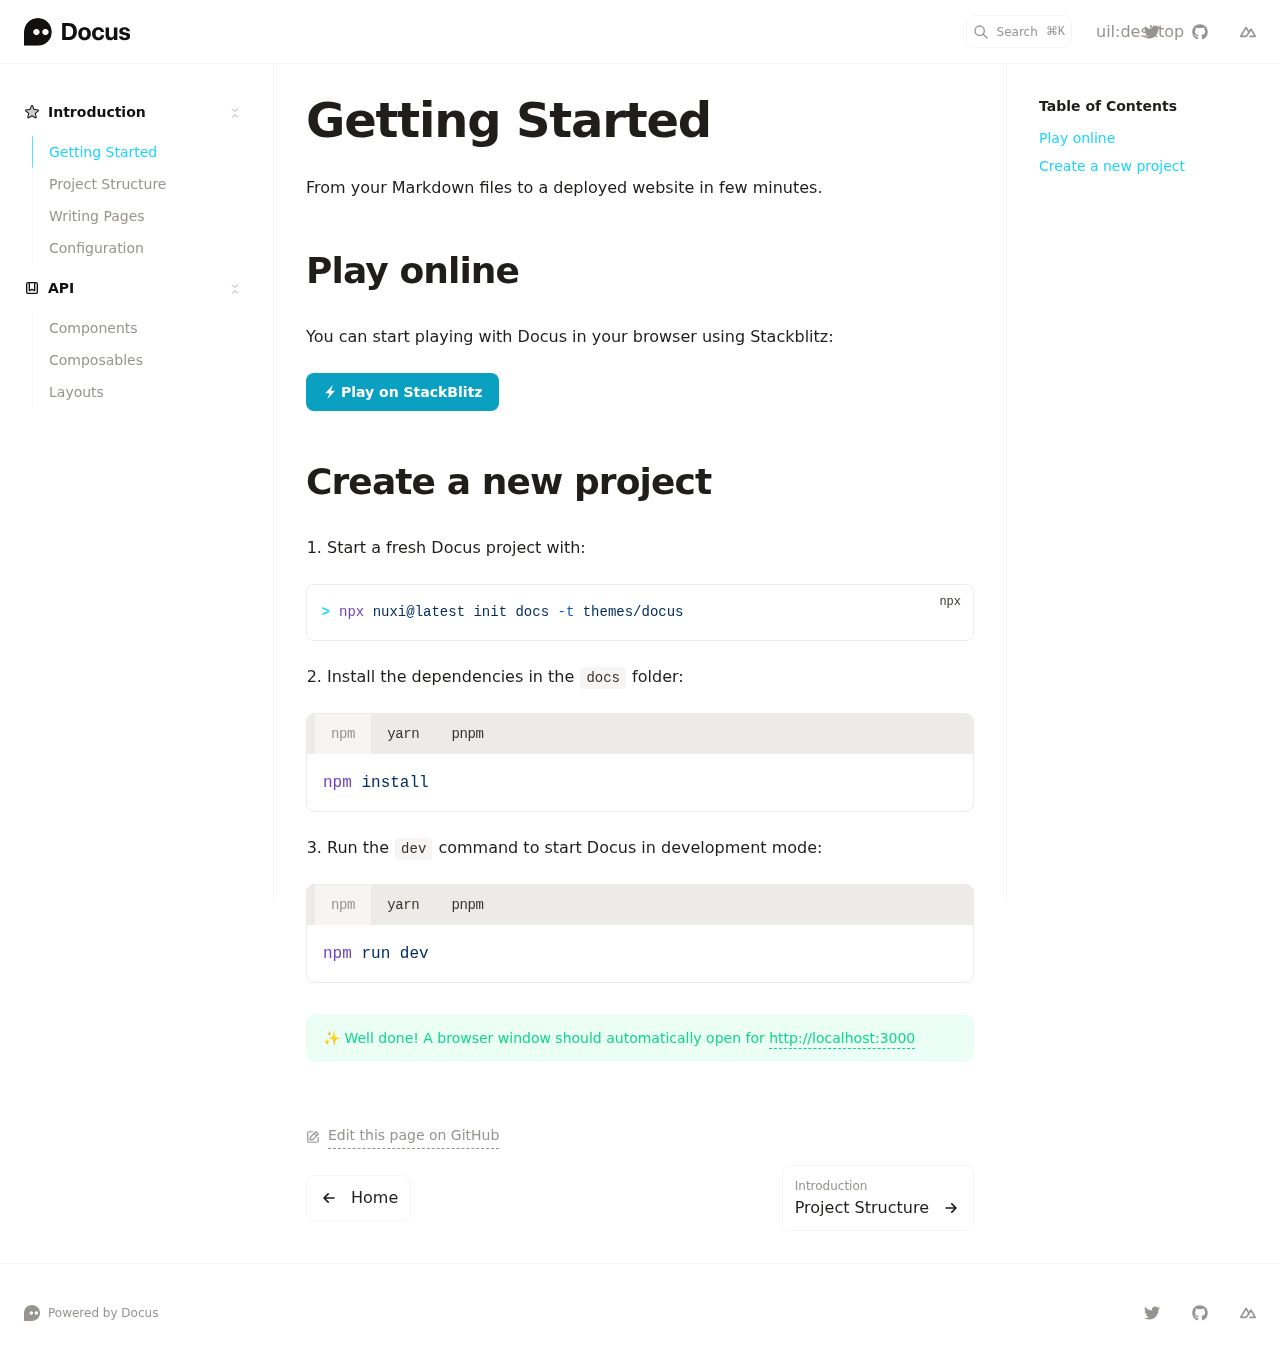
<file: introduction/getting-started/index.html>
<!DOCTYPE html>
<html  lang="en">
<head><meta charset="utf-8">
<meta name="viewport" content="width=device-width, initial-scale=1">
<title>Getting Started · Docus</title>
<meta name="twitter:card" content="summary_large_image">
<meta property="og:image" content="https://user-images.githubusercontent.com/904724/185365452-87b7ca7b-6030-4813-a2db-5e65c785bf88.png">
<meta property="og:title" content="Getting Started">
<meta name="description" content="From your Markdown files to a deployed website in few minutes.">
<meta property="og:description" content="From your Markdown files to a deployed website in few minutes.">
<link rel="preload" as="fetch" crossorigin="anonymous" href="/introduction/getting-started/_payload.json">
<link rel="stylesheet" href="/_nuxt/entry.6cc58107.css">
<link rel="stylesheet" href="/_nuxt/DocumentDrivenNotFound.af012ce0.css">
<link rel="stylesheet" href="/_nuxt/ButtonLink.6e4a7927.css">
<link rel="stylesheet" href="/_nuxt/DocsPageLayout.6682f74d.css">
<link rel="stylesheet" href="/_nuxt/DocsAside.5a795108.css">
<link rel="stylesheet" href="/_nuxt/ProseCodeInline.873c7ac7.css">
<link rel="stylesheet" href="/_nuxt/Alert.eca11227.css">
<link rel="stylesheet" href="/_nuxt/DocsPageBottom.c7f58d4e.css">
<link rel="stylesheet" href="/_nuxt/ProseA.baee409d.css">
<link rel="stylesheet" href="/_nuxt/DocsPrevNext.94f1d1c1.css">
<link rel="stylesheet" href="/_nuxt/DocsToc.fca01843.css">
<link rel="stylesheet" href="/_nuxt/DocsTocLinks.3e78ae3f.css">
<link rel="stylesheet" href="/_nuxt/ProseH1.6d63403c.css">
<link rel="stylesheet" href="/_nuxt/ProseP.b99f89cd.css">
<link rel="stylesheet" href="/_nuxt/ProseH2.3a63b076.css">
<link rel="stylesheet" href="/_nuxt/ProseOl.9d704e97.css">
<link rel="stylesheet" href="/_nuxt/ProseLi.a0b5f8a8.css">
<link rel="stylesheet" href="/_nuxt/ProsePre.e63e49c6.css">
<link rel="stylesheet" href="/_nuxt/ProseCode.585625f1.css">
<link rel="stylesheet" href="/_nuxt/CodeGroup.890662e9.css">
<link rel="stylesheet" href="/_nuxt/TabsHeader.f1dd239e.css">
<link rel="modulepreload" as="script" crossorigin href="/_nuxt/entry.ba9ba8df.js">
<link rel="modulepreload" as="script" crossorigin href="/_nuxt/document-driven.7380fb23.js">
<link rel="modulepreload" as="script" crossorigin href="/_nuxt/DocumentDrivenEmpty.0dd77724.js">
<link rel="modulepreload" as="script" crossorigin href="/_nuxt/ContentRenderer.5d9cb8fe.js">
<link rel="modulepreload" as="script" crossorigin href="/_nuxt/ContentRendererMarkdown.vue.f2c2a1e3.js">
<link rel="modulepreload" as="script" crossorigin href="/_nuxt/DocumentDrivenNotFound.bcde394b.js">
<link rel="modulepreload" as="script" crossorigin href="/_nuxt/ButtonLink.459bdceb.js">
<link rel="modulepreload" as="script" crossorigin href="/_nuxt/slot.a5e79efa.js">
<link rel="modulepreload" as="script" crossorigin href="/_nuxt/node.9352fcfb.js">
<link rel="modulepreload" as="script" crossorigin href="/_nuxt/IconDocus.0c3b2c2b.js">
<link rel="modulepreload" as="script" crossorigin href="/_nuxt/default.45672e6a.js">
<link rel="modulepreload" as="script" crossorigin href="/_nuxt/DocsPageLayout.7a2e0463.js">
<link rel="modulepreload" as="script" crossorigin href="/_nuxt/DocsAside.e89ee922.js">
<link rel="modulepreload" as="script" crossorigin href="/_nuxt/ProseCodeInline.55cb0b6f.js">
<link rel="modulepreload" as="script" crossorigin href="/_nuxt/Alert.9dfae116.js">
<link rel="modulepreload" as="script" crossorigin href="/_nuxt/DocsPageBottom.195b49d3.js">
<link rel="modulepreload" as="script" crossorigin href="/_nuxt/ProseA.114e9ee0.js">
<link rel="modulepreload" as="script" crossorigin href="/_nuxt/EditOnLink.vue.666b50b5.js">
<link rel="modulepreload" as="script" crossorigin href="/_nuxt/DocsPrevNext.2e26e772.js">
<link rel="modulepreload" as="script" crossorigin href="/_nuxt/DocsToc.22716d8e.js">
<link rel="modulepreload" as="script" crossorigin href="/_nuxt/DocsTocLinks.ea1ce1dc.js">
<link rel="modulepreload" as="script" crossorigin href="/_nuxt/ContentRendererMarkdown.0bf8ce5b.js">
<link rel="modulepreload" as="script" crossorigin href="/_nuxt/EditOnLink.e0f5381c.js">
<link rel="modulepreload" as="script" crossorigin href="/_nuxt/ProseH1.f77b5700.js">
<link rel="modulepreload" as="script" crossorigin href="/_nuxt/ProseP.0fd8a478.js">
<link rel="modulepreload" as="script" crossorigin href="/_nuxt/ProseH2.e6429991.js">
<link rel="modulepreload" as="script" crossorigin href="/_nuxt/ProseOl.a13b70fe.js">
<link rel="modulepreload" as="script" crossorigin href="/_nuxt/ProseLi.bb950d09.js">
<link rel="modulepreload" as="script" crossorigin href="/_nuxt/ProsePre.a2b80532.js">
<link rel="modulepreload" as="script" crossorigin href="/_nuxt/ProseCode.c88f7fe3.js">
<link rel="modulepreload" as="script" crossorigin href="/_nuxt/CodeGroup.6906ef52.js">
<link rel="modulepreload" as="script" crossorigin href="/_nuxt/TabsHeader.ddc91e48.js">
<link rel="modulepreload" as="script" crossorigin href="/_nuxt/IconStackBlitz.17133096.js">
<link rel="prefetch" as="style" href="/_nuxt/page.81b716c6.css">
<link rel="prefetch" as="script" crossorigin href="/_nuxt/page.5c88c07e.js">
<link rel="prefetch" as="script" crossorigin href="/_nuxt/client-db.51690782.js">
<link rel="prefetch" as="script" crossorigin href="/_nuxt/debug.fa407af6.js">
<link rel="prefetch" as="style" href="/_nuxt/useStudio.26f36220.css">
<link rel="prefetch" as="script" crossorigin href="/_nuxt/useStudio.ddf19fc9.js">
<link rel="prefetch" as="style" href="/_nuxt/error-404.7910d5ca.css">
<link rel="prefetch" as="script" crossorigin href="/_nuxt/error-404.73be8771.js">
<link rel="prefetch" as="style" href="/_nuxt/error-500.1db01289.css">
<link rel="prefetch" as="script" crossorigin href="/_nuxt/error-500.b16a9194.js">
<script type="module" src="/_nuxt/entry.ba9ba8df.js" crossorigin></script><style id="pinceau-runtime-hydratable">@media{.phy[--]{--puid:96l6Hw-v;}.pv-kjB2RU{padding-left:var(--elements-container-padding-mobile);padding-right:var(--elements-container-padding-mobile);}@media (min-width: 475px){.pv-kjB2RU{padding-left:var(--elements-container-padding-xs);padding-right:var(--elements-container-padding-xs);}}@media (min-width: 640px){.pv-kjB2RU{padding-left:var(--elements-container-padding-sm);padding-right:var(--elements-container-padding-sm);}}@media (min-width: 768px){.pv-kjB2RU{padding-left:var(--elements-container-padding-md);padding-right:var(--elements-container-padding-md);}}} @media{.phy[--]{--puid:QHVMNP-v;}.pv-93SdY-{max-width:var(--elements-container-maxWidth);padding-left:var(--elements-container-padding-mobile);padding-right:var(--elements-container-padding-mobile);}@media (min-width: 475px){.pv-93SdY-{padding-left:var(--elements-container-padding-xs);padding-right:var(--elements-container-padding-xs);}}@media (min-width: 640px){.pv-93SdY-{padding-left:var(--elements-container-padding-sm);padding-right:var(--elements-container-padding-sm);}}@media (min-width: 768px){.pv-93SdY-{padding-left:var(--elements-container-padding-md);padding-right:var(--elements-container-padding-md);}}} @media{.phy[--]{--puid:j3YT32-c;}.pc-j3YT32[data-v-e9893aad]{---ym9-button-primary:var(--color-primary-600);---a23-button-secondary:var(--color-primary-500);}} @media{.phy[--]{--puid:j3YT32-v;}.pv-e6gCiX{padding:var(--space-2) var(--space-4);font-size:var(--text-sm-fontSize);line-height:var(--text-sm-lineHeight);}} </style><style id="pinceau-theme">@media { :root {--pinceau-mq: initial; --docus-search-results-highlight-color: white;--docus-search-results-window-maxHeight: 100%;--docus-search-results-window-maxWidth: 640px;--docus-search-results-window-marginTop: 0;--docus-search-input-borderStyle: solid;--docus-search-input-borderWidth: 1px;--docus-search-backdropFilter: blur(24px);--docus-loadingBar-gradientColorStop3: #0047e1;--docus-loadingBar-gradientColorStop2: #34cdfe;--docus-loadingBar-gradientColorStop1: #00dc82;--docus-loadingBar-height: 3px;--docus-readableLine: 78ch;--docus-footer-height: 145px;--docus-header-height: 64px;--prose-code-inline-padding: 0.2rem 0.375rem 0.2rem 0.375rem;--prose-code-block-backdropFilter: contrast(1);--prose-code-block-border-style: solid;--prose-code-block-border-width: 1px;--prose-tbody-tr-borderBottom-style: dashed;--prose-tbody-tr-borderBottom-width: 1px;--prose-th-textAlign: inherit;--prose-thead-borderBottom-style: solid;--prose-thead-borderBottom-width: 1px;--prose-thead-border-style: solid;--prose-thead-border-width: 0px;--prose-table-textAlign: start;--prose-hr-width: 1px;--prose-hr-style: solid;--prose-li-listStylePosition: outside;--prose-ol-li-markerColor: currentColor;--prose-ol-paddingInlineStart: 21px;--prose-ol-listStyleType: decimal;--prose-ul-li-markerColor: currentColor;--prose-ul-paddingInlineStart: 21px;--prose-ul-listStyleType: disc;--prose-blockquote-border-style: solid;--prose-blockquote-border-width: 4px;--prose-blockquote-quotes: '201C' '201D' '2018' '2019';--prose-blockquote-paddingInlineStart: 24px;--prose-a-code-color-hover: currentColor;--prose-a-code-color-static: currentColor;--prose-a-hasCode-borderBottom: none;--prose-a-border-distance: 2px;--prose-a-border-color-hover: currentColor;--prose-a-border-color-static: currentColor;--prose-a-border-style-hover: solid;--prose-a-border-style-static: dashed;--prose-a-border-width: 1px;--prose-a-color-static: inherit;--prose-a-textDecoration: none;--prose-h6-margin: 3rem 0 2rem;--prose-h5-margin: 3rem 0 2rem;--prose-h4-margin: 3rem 0 2rem;--prose-h3-margin: 3rem 0 2rem;--prose-h2-margin: 3rem 0 2rem;--prose-h1-margin: 0 0 2rem;--typography-lead-loose: 2;--typography-lead-relaxed: 1.625;--typography-lead-normal: 1.5;--typography-lead-snug: 1.375;--typography-lead-tight: 1.25;--typography-lead-none: 1;--typography-lead-10: 2.5rem;--typography-lead-9: 2.25rem;--typography-lead-8: 2rem;--typography-lead-7: 1.75rem;--typography-lead-6: 1.5rem;--typography-lead-5: 1.25rem;--typography-lead-4: 1rem;--typography-lead-3: .75rem;--typography-lead-2: .5rem;--typography-lead-1: .025rem;--typography-fontWeight-black: 900;--typography-fontWeight-extrabold: 800;--typography-fontWeight-bold: 700;--typography-fontWeight-semibold: 600;--typography-fontWeight-medium: 500;--typography-fontWeight-normal: 400;--typography-fontWeight-light: 300;--typography-fontWeight-extralight: 200;--typography-fontWeight-thin: 100;--typography-fontSize-9xl: 128px;--typography-fontSize-8xl: 96px;--typography-fontSize-7xl: 72px;--typography-fontSize-6xl: 60px;--typography-fontSize-5xl: 48px;--typography-fontSize-4xl: 36px;--typography-fontSize-3xl: 30px;--typography-fontSize-2xl: 24px;--typography-fontSize-xl: 20px;--typography-fontSize-lg: 18px;--typography-fontSize-base: 16px;--typography-fontSize-sm: 14px;--typography-fontSize-xs: 12px;--typography-letterSpacing-wide: 0.025em;--typography-letterSpacing-tight: -0.025em;--typography-verticalMargin-base: 24px;--typography-verticalMargin-sm: 16px;--elements-border-secondary-hover: [object Object];--elements-backdrop-background: #fffc;--elements-backdrop-filter: saturate(200%) blur(20px);--elements-container-maxWidth: 80rem;--lead-loose: 2;--lead-relaxed: 1.625;--lead-normal: 1.5;--lead-snug: 1.375;--lead-tight: 1.25;--lead-none: 1;--lead-10: 2.5rem;--lead-9: 2.25rem;--lead-8: 2rem;--lead-7: 1.75rem;--lead-6: 1.5rem;--lead-5: 1.25rem;--lead-4: 1rem;--lead-3: .75rem;--lead-2: .5rem;--lead-1: .025rem;--letterSpacing-widest: 0.1em;--letterSpacing-wider: 0.05em;--letterSpacing-wide: 0.025em;--letterSpacing-normal: 0em;--letterSpacing-tight: -0.025em;--letterSpacing-tighter: -0.05em;--fontSize-9xl: 8rem;--fontSize-8xl: 6rem;--fontSize-7xl: 4.5rem;--fontSize-6xl: 3.75rem;--fontSize-5xl: 3rem;--fontSize-4xl: 2.25rem;--fontSize-3xl: 1.875rem;--fontSize-2xl: 1.5rem;--fontSize-xl: 1.25rem;--fontSize-lg: 1.125rem;--fontSize-base: 1rem;--fontSize-sm: 0.875rem;--fontSize-xs: 0.75rem;--fontWeight-black: 900;--fontWeight-extrabold: 800;--fontWeight-bold: 700;--fontWeight-semibold: 600;--fontWeight-medium: 500;--fontWeight-normal: 400;--fontWeight-light: 300;--fontWeight-extralight: 200;--fontWeight-thin: 100;--font-mono: ui-monospace, SFMono-Regular, Menlo, Monaco, Consolas, Liberation Mono, Courier New, monospace;--font-serif: ui-serif, Georgia, Cambria, Times New Roman, Times, serif;--font-sans: ui-sans-serif, system-ui, -apple-system, BlinkMacSystemFont, Segoe UI, Roboto, Helvetica Neue, Arial, Noto Sans, sans-serif, Apple Color Emoji, Segoe UI Emoji, Segoe UI Symbol, Noto Color Emoji;--opacity-total: 1;--opacity-high: 0.8;--opacity-medium: 0.5;--opacity-soft: 0.3;--opacity-light: 0.15;--opacity-bright: 0.1;--opacity-noOpacity: 0;--borderWidth-lg: 3px;--borderWidth-md: 2px;--borderWidth-sm: 1px;--borderWidth-noBorder: 0;--space-rem-875: 0.875rem;--space-rem-625: 0.625rem;--space-rem-375: 0.375rem;--space-rem-125: 0.125rem;--space-px: 1px;--space-128: 32rem;--space-96: 24rem;--space-80: 20rem;--space-72: 18rem;--space-64: 16rem;--space-60: 15rem;--space-56: 14rem;--space-52: 13rem;--space-48: 12rem;--space-44: 11rem;--space-40: 10rem;--space-36: 9rem;--space-32: 8rem;--space-28: 7rem;--space-24: 6rem;--space-20: 5rem;--space-16: 4rem;--space-14: 3.5rem;--space-12: 3rem;--space-11: 2.75rem;--space-10: 2.5rem;--space-9: 2.25rem;--space-8: 2rem;--space-7: 1.75rem;--space-6: 1.5rem;--space-5: 1.25rem;--space-4: 1rem;--space-3: 0.75rem;--space-2: 0.5rem;--space-1: 0.25rem;--space-0: 0px;--size-full: 100%;--size-7xl: 80rem;--size-6xl: 72rem;--size-5xl: 64rem;--size-4xl: 56rem;--size-3xl: 48rem;--size-2xl: 42rem;--size-xl: 36rem;--size-lg: 32rem;--size-md: 28rem;--size-sm: 24rem;--size-xs: 20rem;--size-200: 200px;--size-104: 104px;--size-80: 80px;--size-64: 64px;--size-56: 56px;--size-48: 48px;--size-40: 40px;--size-32: 32px;--size-24: 24px;--size-20: 20px;--size-16: 16px;--size-12: 12px;--size-8: 8px;--size-6: 6px;--size-4: 4px;--size-2: 2px;--size-0: 0px;--radii-full: 9999px;--radii-3xl: 1.75rem;--radii-2xl: 1.5rem;--radii-xl: 1rem;--radii-lg: 0.75rem;--radii-md: 0.5rem;--radii-sm: 0.375rem;--radii-xs: 0.25rem;--radii-2xs: 0.125rem;--radii-none: 0px;--shadow-none: 0px 0px 0px 0px transparent;--height-screen: 100vh;--width-screen: 100vw;--color-primary-900: #001A1F;--color-primary-800: #00232B;--color-primary-700: #024757;--color-primary-600: #09A0C1;--color-primary-500: #1AD6FF;--color-primary-400: #55E1FF;--color-primary-300: #82E3FF;--color-primary-200: #C5F2FF;--color-primary-100: #DCF7FF;--color-primary-50: #F1FCFF;--color-ruby-900: #380011;--color-ruby-800: #700021;--color-ruby-700: #a90032;--color-ruby-600: #e10043;--color-ruby-500: #ff1a5e;--color-ruby-400: #ff4079;--color-ruby-300: #ff6694;--color-ruby-200: #ff8dae;--color-ruby-100: #ffb3c9;--color-ruby-50: #ffd9e4;--color-pink-900: #380025;--color-pink-800: #70004b;--color-pink-700: #a90070;--color-pink-600: #e10095;--color-pink-500: #ff1ab2;--color-pink-400: #ff40bf;--color-pink-300: #ff66cc;--color-pink-200: #ff8dd8;--color-pink-100: #ffb3e5;--color-pink-50: #ffd9f2;--color-purple-900: #190038;--color-purple-800: #330070;--color-purple-700: #4c00a9;--color-purple-600: #6500e1;--color-purple-500: #811aff;--color-purple-400: #9640ff;--color-purple-300: #ab66ff;--color-purple-200: #c08dff;--color-purple-100: #d5b3ff;--color-purple-50: #ead9ff;--color-royalblue-900: #0b0531;--color-royalblue-800: #160a62;--color-royalblue-700: #211093;--color-royalblue-600: #2c15c4;--color-royalblue-500: #4127e8;--color-royalblue-400: #614bec;--color-royalblue-300: #806ff0;--color-royalblue-200: #a093f3;--color-royalblue-100: #c0b7f7;--color-royalblue-50: #dfdbfb;--color-indigoblue-900: #001238;--color-indigoblue-800: #002370;--color-indigoblue-700: #0035a9;--color-indigoblue-600: #0047e1;--color-indigoblue-500: #1a62ff;--color-indigoblue-400: #407cff;--color-indigoblue-300: #6696ff;--color-indigoblue-200: #8db0ff;--color-indigoblue-100: #b3cbff;--color-indigoblue-50: #d9e5ff;--color-blue-900: #00131D;--color-blue-800: #002235;--color-blue-700: #014267;--color-blue-600: #0069A6;--color-blue-500: #1AADFF;--color-blue-400: #64C7FF;--color-blue-300: #A1DDFF;--color-blue-200: #C6EAFF;--color-blue-100: #DFF3FF;--color-blue-50: #F2FAFF;--color-lightblue-900: #002e38;--color-lightblue-800: #005c70;--color-lightblue-700: #008aa9;--color-lightblue-600: #00b9e1;--color-lightblue-500: #1ad6ff;--color-lightblue-400: #40ddff;--color-lightblue-300: #66e4ff;--color-lightblue-200: #8deaff;--color-lightblue-100: #b3f1ff;--color-lightblue-50: #d9f8ff;--color-teal-900: #062a28;--color-teal-800: #0b544f;--color-teal-700: #117d77;--color-teal-600: #16a79e;--color-teal-500: #1cd1c6;--color-teal-400: #36e4da;--color-teal-300: #5fe9e1;--color-teal-200: #87efe9;--color-teal-100: #aff4f0;--color-teal-50: #d7faf8;--color-pear-900: #2a2b09;--color-pear-800: #545512;--color-pear-700: #7e801b;--color-pear-600: #a8aa24;--color-pear-500: #d0d32f;--color-pear-400: #d8da52;--color-pear-300: #e0e274;--color-pear-200: #e8e997;--color-pear-100: #eff0ba;--color-pear-50: #f7f8dc;--color-red-900: #1C0301;--color-red-800: #340A01;--color-red-700: #701704;--color-red-600: #BB2402;--color-red-500: #FF3B10;--color-red-400: #FF7353;--color-red-300: #FFA692;--color-red-200: #FFDED7;--color-red-100: #FFF3F0;--color-red-50: #FFF9F8;--color-orange-900: #381800;--color-orange-800: #702f00;--color-orange-700: #a94700;--color-orange-600: #e15e00;--color-orange-500: #ff7a1a;--color-orange-400: #ff9040;--color-orange-300: #ffa666;--color-orange-200: #ffbd8d;--color-orange-100: #ffd3b3;--color-orange-50: #ffe9d9;--color-yellow-900: #1B1500;--color-yellow-800: #292100;--color-yellow-700: #614E02;--color-yellow-600: #CBA408;--color-yellow-500: #FBCA05;--color-yellow-400: #FFDC4E;--color-yellow-300: #FFE372;--color-yellow-200: #FFF0B1;--color-yellow-100: #FFF6D3;--color-yellow-50: #FFFCEE;--color-green-900: #00190F;--color-green-800: #002817;--color-green-700: #006037;--color-green-600: #00B467;--color-green-500: #0DD885;--color-green-400: #3CEEA5;--color-green-300: #86FBCB;--color-green-200: #C3FFE6;--color-green-100: #DEFFF1;--color-green-50: #ECFFF7;--color-gray-900: #121110;--color-gray-800: #201E1B;--color-gray-700: #36332E;--color-gray-600: #67635D;--color-gray-500: #97948F;--color-gray-400: #ADA9A4;--color-gray-300: #DBD9D3;--color-gray-200: #ECEBE8;--color-gray-100: #F6F5F4;--color-gray-50: #FBFBFB;--color-black: #0B0A0A;--color-white: #ffffff;--media-portrait: only screen and (orientation: portrait);--media-landscape: only screen and (orientation: landscape);--media-rm: (prefers-reduced-motion: reduce);--media-2xl: (min-width: 1536px);--media-xl: (min-width: 1280px);--media-lg: (min-width: 1024px);--media-md: (min-width: 768px);--media-sm: (min-width: 640px);--media-xs: (min-width: 475px);--docus-search-results-highlight-backgroundColor: var(--color-primary-500);--docus-search-results-selected-backgroundColor: var(--color-gray-300);--docus-search-results-window-borderRadius: none;--docus-search-results-window-marginX: 0;--docus-search-input-backgroundColor: var(--color-gray-200);--docus-search-input-padding: var(--space-2) var(--space-4);--docus-search-input-gap: var(--space-2);--docus-search-input-fontSize: var(--fontSize-sm);--docus-search-input-borderColor: var(--color-gray-200);--docus-search-input-borderRadius: var(--radii-2xs);--docus-footer-padding: var(--space-4) 0;--docus-header-title-color-hover: var(--color-primary-500);--docus-header-title-color-static: var(--color-gray-900);--docus-header-title-fontWeight: var(--fontWeight-bold);--docus-header-title-fontSize: var(--fontSize-2xl);--docus-header-logo-height: var(--space-6);--docus-body-fontFamily: var(--font-sans);--docus-body-color: var(--color-gray-800);--docus-body-backgroundColor: var(--color-white);--prose-code-inline-fontWeight: var(--typography-fontWeight-normal);--prose-code-inline-fontSize: var(--typography-fontSize-sm);--prose-code-inline-borderRadius: var(--radii-xs);--prose-code-block-pre-padding: var(--typography-verticalMargin-sm);--prose-code-block-margin: var(--typography-verticalMargin-base) 0;--prose-code-block-fontSize: var(--typography-fontSize-sm);--prose-tbody-code-inline-fontSize: var(--typography-fontSize-sm);--prose-tbody-td-padding: var(--typography-verticalMargin-sm);--prose-th-fontWeight: var(--typography-fontWeight-semibold);--prose-th-padding: 0 var(--typography-verticalMargin-sm) var(--typography-verticalMargin-sm) var(--typography-verticalMargin-sm);--prose-table-lineHeight: var(--typography-lead-6);--prose-table-fontSize: var(--typography-fontSize-sm);--prose-table-margin: var(--typography-verticalMargin-base) 0;--prose-hr-margin: var(--typography-verticalMargin-base) 0;--prose-li-margin: var(--typography-verticalMargin-sm) 0;--prose-ol-margin: var(--typography-verticalMargin-base) 0;--prose-ul-margin: var(--typography-verticalMargin-base) 0;--prose-blockquote-margin: var(--typography-verticalMargin-base) 0;--prose-a-code-border-style: var(--prose-a-border-style-static);--prose-a-code-border-width: var(--prose-a-border-width);--prose-a-fontWeight: var(--typography-fontWeight-medium);--prose-img-margin: var(--typography-verticalMargin-base) 0;--prose-strong-fontWeight: var(--typography-fontWeight-semibold);--prose-h6-iconSize: var(--typography-fontSize-base);--prose-h6-fontWeight: var(--typography-fontWeight-semibold);--prose-h6-lineHeight: var(--typography-lead-normal);--prose-h6-fontSize: var(--typography-fontSize-lg);--prose-h5-iconSize: var(--typography-fontSize-lg);--prose-h5-fontWeight: var(--typography-fontWeight-semibold);--prose-h5-lineHeight: var(--typography-lead-snug);--prose-h5-fontSize: var(--typography-fontSize-xl);--prose-h4-iconSize: var(--typography-fontSize-lg);--prose-h4-letterSpacing: var(--typography-letterSpacing-tight);--prose-h4-fontWeight: var(--typography-fontWeight-semibold);--prose-h4-lineHeight: var(--typography-lead-snug);--prose-h4-fontSize: var(--typography-fontSize-2xl);--prose-h3-iconSize: var(--typography-fontSize-xl);--prose-h3-letterSpacing: var(--typography-letterSpacing-tight);--prose-h3-fontWeight: var(--typography-fontWeight-semibold);--prose-h3-lineHeight: var(--typography-lead-snug);--prose-h3-fontSize: var(--typography-fontSize-3xl);--prose-h2-iconSize: var(--typography-fontSize-2xl);--prose-h2-letterSpacing: var(--typography-letterSpacing-tight);--prose-h2-fontWeight: var(--typography-fontWeight-semibold);--prose-h2-lineHeight: var(--typography-lead-tight);--prose-h2-fontSize: var(--typography-fontSize-4xl);--prose-h1-iconSize: var(--typography-fontSize-3xl);--prose-h1-letterSpacing: var(--typography-letterSpacing-tight);--prose-h1-fontWeight: var(--typography-fontWeight-bold);--prose-h1-lineHeight: var(--typography-lead-tight);--prose-h1-fontSize: var(--typography-fontSize-5xl);--prose-p-br-margin: var(--typography-verticalMargin-base) 0 0 0;--prose-p-margin: var(--typography-verticalMargin-base) 0;--prose-p-lineHeight: var(--typography-lead-normal);--prose-p-fontSize: var(--typography-fontSize-base);--typography-color-secondary-900: var(--color-gray-900);--typography-color-secondary-800: var(--color-gray-800);--typography-color-secondary-700: var(--color-gray-700);--typography-color-secondary-600: var(--color-gray-600);--typography-color-secondary-500: var(--color-gray-500);--typography-color-secondary-400: var(--color-gray-400);--typography-color-secondary-300: var(--color-gray-300);--typography-color-secondary-200: var(--color-gray-200);--typography-color-secondary-100: var(--color-gray-100);--typography-color-secondary-50: var(--color-gray-50);--typography-color-primary-900: var(--color-primary-900);--typography-color-primary-800: var(--color-primary-800);--typography-color-primary-700: var(--color-primary-700);--typography-color-primary-600: var(--color-primary-600);--typography-color-primary-500: var(--color-primary-500);--typography-color-primary-400: var(--color-primary-400);--typography-color-primary-300: var(--color-primary-300);--typography-color-primary-200: var(--color-primary-200);--typography-color-primary-100: var(--color-primary-100);--typography-color-primary-50: var(--color-primary-50);--typography-font-code: var(--font-mono);--typography-font-body: var(--font-sans);--typography-font-display: var(--font-sans);--typography-body-backgroundColor: var(--color-white);--typography-body-color: var(--color-black);--elements-state-danger-borderColor-secondary: var(--color-red-200);--elements-state-danger-borderColor-primary: var(--color-red-100);--elements-state-danger-backgroundColor-secondary: var(--color-red-100);--elements-state-danger-backgroundColor-primary: var(--color-red-50);--elements-state-danger-color-secondary: var(--color-red-600);--elements-state-danger-color-primary: var(--color-red-500);--elements-state-warning-borderColor-secondary: var(--color-yellow-200);--elements-state-warning-borderColor-primary: var(--color-yellow-100);--elements-state-warning-backgroundColor-secondary: var(--color-yellow-100);--elements-state-warning-backgroundColor-primary: var(--color-yellow-50);--elements-state-warning-color-secondary: var(--color-yellow-700);--elements-state-warning-color-primary: var(--color-yellow-600);--elements-state-success-borderColor-secondary: var(--color-green-200);--elements-state-success-borderColor-primary: var(--color-green-100);--elements-state-success-backgroundColor-secondary: var(--color-green-100);--elements-state-success-backgroundColor-primary: var(--color-green-50);--elements-state-success-color-secondary: var(--color-green-600);--elements-state-success-color-primary: var(--color-green-500);--elements-state-info-borderColor-secondary: var(--color-blue-200);--elements-state-info-borderColor-primary: var(--color-blue-100);--elements-state-info-backgroundColor-secondary: var(--color-blue-100);--elements-state-info-backgroundColor-primary: var(--color-blue-50);--elements-state-info-color-secondary: var(--color-blue-600);--elements-state-info-color-primary: var(--color-blue-500);--elements-state-primary-borderColor-secondary: var(--color-primary-200);--elements-state-primary-borderColor-primary: var(--color-primary-100);--elements-state-primary-backgroundColor-secondary: var(--color-primary-100);--elements-state-primary-backgroundColor-primary: var(--color-primary-50);--elements-state-primary-color-secondary: var(--color-primary-700);--elements-state-primary-color-primary: var(--color-primary-600);--elements-surface-secondary-backgroundColor: var(--color-gray-200);--elements-surface-primary-backgroundColor: var(--color-gray-100);--elements-surface-background-base: var(--color-gray-100);--elements-border-secondary-static: var(--color-gray-200);--elements-border-primary-hover: var(--color-gray-200);--elements-border-primary-static: var(--color-gray-100);--elements-container-padding-md: var(--space-6);--elements-container-padding-sm: var(--space-6);--elements-container-padding-xs: var(--space-4);--elements-container-padding-mobile: var(--space-4);--elements-text-secondary-color-hover: var(--color-gray-700);--elements-text-secondary-color-static: var(--color-gray-500);--elements-text-primary-color-static: var(--color-gray-900);--text-6xl-lineHeight: var(--lead-none);--text-6xl-fontSize: var(--fontSize-6xl);--text-5xl-lineHeight: var(--lead-none);--text-5xl-fontSize: var(--fontSize-5xl);--text-4xl-lineHeight: var(--lead-10);--text-4xl-fontSize: var(--fontSize-4xl);--text-3xl-lineHeight: var(--lead-9);--text-3xl-fontSize: var(--fontSize-3xl);--text-2xl-lineHeight: var(--lead-8);--text-2xl-fontSize: var(--fontSize-2xl);--text-xl-lineHeight: var(--lead-7);--text-xl-fontSize: var(--fontSize-xl);--text-lg-lineHeight: var(--lead-7);--text-lg-fontSize: var(--fontSize-lg);--text-base-lineHeight: var(--lead-6);--text-base-fontSize: var(--fontSize-base);--text-sm-lineHeight: var(--lead-5);--text-sm-fontSize: var(--fontSize-sm);--text-xs-lineHeight: var(--lead-4);--text-xs-fontSize: var(--fontSize-xs);--color-shadow: var(--color-gray-400);--color-secondary-900: var(--color-gray-900);--color-secondary-800: var(--color-gray-800);--color-secondary-700: var(--color-gray-700);--color-secondary-600: var(--color-gray-600);--color-secondary-500: var(--color-gray-500);--color-secondary-400: var(--color-gray-400);--color-secondary-300: var(--color-gray-300);--color-secondary-200: var(--color-gray-200);--color-secondary-100: var(--color-gray-100);--color-secondary-50: var(--color-gray-50);--prose-code-inline-backgroundColor: var(--typography-color-secondary-100);--prose-code-inline-color: var(--typography-color-secondary-700);--prose-code-block-backgroundColor: var(--typography-color-secondary-100);--prose-code-block-color: var(--typography-color-secondary-700);--prose-code-block-border-color: var(--typography-color-secondary-200);--prose-tbody-tr-borderBottom-color: var(--typography-color-secondary-200);--prose-th-color: var(--typography-color-secondary-600);--prose-thead-borderBottom-color: var(--typography-color-secondary-200);--prose-thead-border-color: var(--typography-color-secondary-300);--prose-hr-color: var(--typography-color-secondary-200);--prose-blockquote-border-color: var(--typography-color-secondary-200);--prose-blockquote-color: var(--typography-color-secondary-500);--prose-a-code-background-hover: var(--typography-color-primary-50);--prose-a-code-border-color-hover: var(--typography-color-primary-500);--prose-a-code-border-color-static: var(--typography-color-secondary-400);--prose-a-color-hover: var(--typography-color-primary-500);--shadow-2xl: 0px 25px 50px -12px var(--color-shadow);--shadow-xl: 0px 20px 25px -5px var(--color-shadow), 0px 8px 10px -6px var(--color-shadow);--shadow-lg: 0px 10px 15px -3px var(--color-shadow), 0px 4px 6px -4px var(--color-shadow);--shadow-md: 0px 4px 6px -1px var(--color-shadow), 0px 2px 4px -2px var(--color-shadow);--shadow-sm: 0px 1px 3px 0px var(--color-shadow), 0px 1px 2px -1px var(--color-shadow);--shadow-xs: 0px 1px 2px 0px var(--color-shadow); } }@media { :root.dark {--pinceau-mq: dark; --prose-code-block-backdropFilter: contrast(1);--prose-ol-li-markerColor: currentColor;--prose-ul-li-markerColor: currentColor;--prose-a-code-color-hover: currentColor;--prose-a-code-color-static: currentColor;--prose-a-border-color-hover: currentColor;--prose-a-border-color-static: currentColor;--prose-a-color-static: inherit;--elements-backdrop-background: #0c0d0ccc;--docus-search-results-selected-backgroundColor: var(--color-gray-700);--docus-search-input-backgroundColor: var(--color-gray-800);--docus-search-input-borderColor: transparent;--docus-header-title-color-static: var(--color-gray-100);--docus-body-color: var(--color-gray-200);--docus-body-backgroundColor: var(--color-black);--typography-body-backgroundColor: var(--color-black);--typography-body-color: var(--color-white);--elements-state-danger-borderColor-secondary: var(--color-red-700);--elements-state-danger-borderColor-primary: var(--color-red-800);--elements-state-danger-backgroundColor-secondary: var(--color-red-800);--elements-state-danger-backgroundColor-primary: var(--color-red-900);--elements-state-danger-color-secondary: var(--color-red-200);--elements-state-danger-color-primary: var(--color-red-300);--elements-state-warning-borderColor-secondary: var(--color-yellow-700);--elements-state-warning-borderColor-primary: var(--color-yellow-800);--elements-state-warning-backgroundColor-secondary: var(--color-yellow-800);--elements-state-warning-backgroundColor-primary: var(--color-yellow-900);--elements-state-warning-color-secondary: var(--color-yellow-200);--elements-state-warning-color-primary: var(--color-yellow-400);--elements-state-success-borderColor-secondary: var(--color-green-700);--elements-state-success-borderColor-primary: var(--color-green-800);--elements-state-success-backgroundColor-secondary: var(--color-green-800);--elements-state-success-backgroundColor-primary: var(--color-green-900);--elements-state-success-color-secondary: var(--color-green-200);--elements-state-success-color-primary: var(--color-green-400);--elements-state-info-borderColor-secondary: var(--color-blue-700);--elements-state-info-borderColor-primary: var(--color-blue-800);--elements-state-info-backgroundColor-secondary: var(--color-blue-800);--elements-state-info-backgroundColor-primary: var(--color-blue-900);--elements-state-info-color-secondary: var(--color-blue-200);--elements-state-info-color-primary: var(--color-blue-400);--elements-state-primary-borderColor-secondary: var(--color-primary-700);--elements-state-primary-borderColor-primary: var(--color-primary-800);--elements-state-primary-backgroundColor-secondary: var(--color-primary-800);--elements-state-primary-backgroundColor-primary: var(--color-primary-900);--elements-state-primary-color-secondary: var(--color-primary-200);--elements-state-primary-color-primary: var(--color-primary-400);--elements-surface-secondary-backgroundColor: var(--color-gray-800);--elements-surface-primary-backgroundColor: var(--color-gray-900);--elements-surface-background-base: var(--color-gray-900);--elements-border-secondary-static: var(--color-gray-800);--elements-border-primary-hover: var(--color-gray-800);--elements-border-primary-static: var(--color-gray-900);--elements-text-secondary-color-hover: var(--color-gray-200);--elements-text-secondary-color-static: var(--color-gray-400);--elements-text-primary-color-static: var(--color-gray-50);--color-shadow: var(--color-gray-800);--prose-code-inline-backgroundColor: var(--typography-color-secondary-800);--prose-code-inline-color: var(--typography-color-secondary-200);--prose-code-block-backgroundColor: var(--typography-color-secondary-900);--prose-code-block-color: var(--typography-color-secondary-200);--prose-code-block-border-color: var(--typography-color-secondary-800);--prose-tbody-tr-borderBottom-color: var(--typography-color-secondary-800);--prose-th-color: var(--typography-color-secondary-400);--prose-thead-borderBottom-color: var(--typography-color-secondary-800);--prose-thead-border-color: var(--typography-color-secondary-600);--prose-hr-color: var(--typography-color-secondary-800);--prose-blockquote-border-color: var(--typography-color-secondary-700);--prose-blockquote-color: var(--typography-color-secondary-400);--prose-a-code-background-hover: var(--typography-color-primary-900);--prose-a-code-border-color-hover: var(--typography-color-primary-600);--prose-a-code-border-color-static: var(--typography-color-secondary-600);--prose-a-color-hover: var(--typography-color-primary-400); } }@media (min-width: 640px) { :root {--pinceau-mq: sm; --docus-search-results-window-maxHeight: 320px;--docus-search-results-window-marginTop: 20vh;--docus-footer-height: 100px;--docus-search-results-window-borderRadius: var(--radii-xs);--docus-search-results-window-marginX: var(--space-4);--docus-header-logo-height: var(--space-7); } }</style><script>"use strict";(()=>{const a=window,e=document.documentElement,m=["dark","light"],c=window.localStorage.getItem("nuxt-color-mode")||"system";let n=c==="system"?f():c;const l=e.getAttribute("data-color-mode-forced");l&&(n=l),i(n),a["__NUXT_COLOR_MODE__"]={preference:c,value:n,getColorScheme:f,addColorScheme:i,removeColorScheme:d};function i(o){const t=""+o+"",s="theme";e.classList?e.classList.add(t):e.className+=" "+t,s&&e.setAttribute("data-"+s,o)}function d(o){const t=""+o+"",s="theme";e.classList?e.classList.remove(t):e.className=e.className.replace(new RegExp(t,"g"),""),s&&e.removeAttribute("data-"+s)}function r(o){return a.matchMedia("(prefers-color-scheme"+o+")")}function f(){if(a.matchMedia&&r("").media!=="not all"){for(const o of m)if(r(":"+o).matches)return o}return"light"}})();
</script></head>
<body ><!----><!--teleport anchor--><!----><!--teleport anchor--><div id="__nuxt"><div class="app-layout" data-v-10933cd9><div class="nuxt-progress" style="width:0%;opacity:0;background-size:Infinity% auto;" data-v-10933cd9></div><header class="has-dialog" data-v-10933cd9 data-v-4e6c4e50><div class="container pv-kjB2RU pc-96l6Hw" data-v-4e6c4e50 data-v-6d327d86><!--[--><div class="section left" data-v-4e6c4e50><!--[--><button aria-label="Menu" data-v-5613bb55><svg xmlns="http://www.w3.org/2000/svg" xmlns:xlink="http://www.w3.org/1999/xlink" role="img" class="icon" data-v-5613bb55 style="" width="1em" height="1em" viewBox="0 0 24 24" data-v-121c6e7d><path fill="none" stroke="currentColor" stroke-linecap="round" stroke-linejoin="round" stroke-width="2" d="M4 6h16M4 12h16M4 18h16"/></svg></button><!--teleport start--><!--teleport end--><!--]--><a href="/" class="navbar-logo" aria-label="Docus" data-v-4e6c4e50 data-v-4f7316b5><span class="logo" data-v-4f7316b5><svg viewbox="0 0 167 44" fill="none" xmlns="http://www.w3.org/2000/svg" data-v-4f7316b5 data-v-d4f664a6><path d="M60 34.5945H70.2569C78.3172 34.5945 83.064 29.6369 83.064 21.1959V21.159C83.064 12.7365 78.2986 8 70.2569 8H60V34.5945ZM65.6217 29.987V12.5891H69.5867C74.5197 12.5891 77.3306 15.63 77.3306 21.1775V21.2143C77.3306 26.9645 74.6128 29.987 69.5867 29.987H65.6217Z" fill="currentColor" data-v-d4f664a6></path><path d="M95.1966 35C101.228 35 105.081 31.1666 105.081 24.716V24.6792C105.081 18.284 101.153 14.4321 95.178 14.4321C89.2211 14.4321 85.312 18.3208 85.312 24.6792V24.716C85.312 31.1481 89.1281 35 95.1966 35ZM95.2152 30.7795C92.5346 30.7795 90.8407 28.5863 90.8407 24.716V24.6792C90.8407 20.8642 92.5532 18.6526 95.178 18.6526C97.8213 18.6526 99.5525 20.8642 99.5525 24.6792V24.716C99.5525 28.5679 97.8585 30.7795 95.2152 30.7795Z" fill="currentColor" data-v-d4f664a6></path><path d="M116.823 35C122.147 35 125.59 31.7195 125.851 27.4068V27.2962H120.788L120.769 27.4621C120.397 29.4526 119.038 30.7795 116.86 30.7795C114.179 30.7795 112.504 28.5863 112.504 24.716V24.6976C112.504 20.9195 114.179 18.6526 116.841 18.6526C119.094 18.6526 120.415 20.0901 120.751 21.97L120.788 22.1358H125.832V22.0068C125.628 17.7311 122.184 14.4321 116.767 14.4321C110.792 14.4321 106.975 18.3577 106.975 24.6792V24.6976C106.975 31.0744 110.736 35 116.823 35Z" fill="currentColor" data-v-d4f664a6></path><path d="M135.08 35C138.095 35 140.143 33.5993 141.167 31.3324H141.278V34.5945H146.714V14.8375H141.278V26.1904C141.278 28.7706 139.733 30.5399 137.295 30.5399C134.856 30.5399 133.628 29.0471 133.628 26.4669V14.8375H128.192V27.5911C128.192 32.2171 130.687 35 135.08 35Z" fill="currentColor" data-v-d4f664a6></path><path d="M158.27 35C163.407 35 167 32.4567 167 28.5863V28.5679C167 25.656 165.287 24.0341 161.118 23.1679L157.73 22.4491C155.719 22.0253 155.031 21.3618 155.031 20.3481V20.3297C155.031 19.058 156.203 18.2287 158.083 18.2287C160.094 18.2287 161.267 19.2976 161.453 20.7167L161.471 20.8642H166.479V20.6799C166.348 17.215 163.389 14.4321 158.083 14.4321C153.001 14.4321 149.725 16.8648 149.725 20.6246V20.643C149.725 23.5918 151.68 25.5085 155.552 26.3195L158.94 27.0198C160.894 27.4437 161.564 28.0519 161.564 29.1024V29.1208C161.564 30.3925 160.317 31.185 158.27 31.185C156.092 31.185 154.919 30.2819 154.565 28.7338L154.528 28.5679H149.223L149.241 28.7338C149.669 32.4751 152.741 35 158.27 35Z" fill="currentColor" data-v-d4f664a6></path><mask id="mask0_109_36" style="mask-type:alpha;" maskUnits="userSpaceOnUse" x="0" y="0" width="44" height="44" data-v-d4f664a6><path fill-rule="evenodd" clip-rule="evenodd" d="M0 21.8104C0 9.76479 9.80347 0 21.8967 0C33.99 0 43.7935 9.76479 43.7935 21.8104C43.7935 33.8559 33.99 43.6207 21.8967 43.6207H0V21.8104ZM19.5294 17.0944C22.1442 17.0944 24.2641 19.2059 24.2641 21.8104C24.2641 24.4148 22.1442 26.526 19.5294 26.526C16.9147 26.526 14.7948 24.4148 14.7948 21.8101C14.7948 19.2059 16.9147 17.0944 19.5294 17.0944V17.0944ZM38.4674 21.8104C38.4674 19.2059 36.3475 17.0944 33.7328 17.0944C31.1183 17.0944 28.9984 19.2059 28.9984 21.8104C28.9984 24.4148 31.1183 26.526 33.7328 26.526C36.3475 26.526 38.4674 24.4148 38.4674 21.8101V21.8104Z" fill="white" data-v-d4f664a6></path></mask><g mask="url(#mask0_109_36)" data-v-d4f664a6><path fill-rule="evenodd" clip-rule="evenodd" d="M0 21.8104C0 9.76479 9.80347 0 21.8967 0C33.99 0 43.7935 9.76479 43.7935 21.8104C43.7935 33.8559 33.99 43.6207 21.8967 43.6207H0V21.8104ZM19.5294 17.0944C22.1442 17.0944 24.2641 19.2059 24.2641 21.8104C24.2641 24.4148 22.1442 26.526 19.5294 26.526C16.9147 26.526 14.7948 24.4148 14.7948 21.8101C14.7948 19.2059 16.9147 17.0944 19.5294 17.0944V17.0944ZM38.4674 21.8104C38.4674 19.2059 36.3475 17.0944 33.7328 17.0944C31.1183 17.0944 28.9984 19.2059 28.9984 21.8104C28.9984 24.4148 31.1183 26.526 33.7328 26.526C36.3475 26.526 38.4674 24.4148 38.4674 21.8101V21.8104Z" fill="currentColor" data-v-d4f664a6></path><path d="M9.9987e-06 43.6206H-0.156525V43.7762H9.9987e-06V43.6206ZM21.8967 -0.156006C9.71704 -0.156006 -0.156525 9.67861 -0.156525 21.8106H0.156545C0.156545 9.8508 9.88991 0.155828 21.8967 0.155828V-0.156006ZM43.9497 21.8103C43.9497 9.67861 34.0764 -0.156006 21.8967 -0.156006V0.155828C33.9036 0.155828 43.6369 9.8508 43.6369 21.8103H43.9497ZM21.8967 43.7762C34.0764 43.7762 43.9497 33.9419 43.9497 21.8103H43.6369C43.6369 33.7697 33.9036 43.4647 21.8967 43.4647V43.7762V43.7762ZM9.9987e-06 43.7762H21.8967V43.4647H9.9987e-06V43.7762ZM-0.156525 21.8103V43.6206H0.156545V21.8103H-0.156525ZM24.4203 21.8103C24.4203 19.1197 22.2306 16.9387 19.5294 16.9387V17.2502C22.0577 17.2502 24.1075 19.2916 24.1075 21.8103H24.4203V21.8103ZM19.5294 26.6816C22.2306 26.6816 24.4203 24.5005 24.4203 21.8103H24.1075C24.1075 24.3286 22.058 26.37 19.5294 26.37V26.6816V26.6816ZM14.6385 21.8106C14.6385 24.5008 16.8282 26.6819 19.5294 26.6819V26.3703C17.0011 26.3703 14.9513 24.3289 14.9513 21.8106H14.6385ZM19.5297 16.9387C16.8285 16.9387 14.6388 19.1197 14.6388 21.8103H14.9516C14.9516 19.2916 17.0011 17.2502 19.5297 17.2502V16.9387ZM33.7331 17.2502C36.2617 17.2502 38.3112 19.2916 38.3112 21.8103H38.624C38.624 19.1197 36.4343 16.9387 33.7331 16.9387V17.2502V17.2502ZM29.155 21.8103C29.155 19.2916 31.2045 17.2502 33.7328 17.2502V16.9387C31.0319 16.9387 28.8422 19.1197 28.8422 21.8103H29.155ZM33.7328 26.37C31.2045 26.37 29.155 24.3286 29.155 21.8103H28.8422C28.8422 24.5005 31.0319 26.6816 33.7328 26.6816V26.37ZM38.3109 21.8106C38.3109 24.3289 36.2614 26.3703 33.7328 26.3703V26.6819C36.434 26.6819 38.6237 24.5008 38.6237 21.8106H38.3109Z" fill="currentColor" data-v-d4f664a6></path></g></svg></span></a></div><div class="section center" data-v-4e6c4e50><a href="/" class="navbar-logo" aria-label="Docus" data-v-4e6c4e50 data-v-4f7316b5><span class="logo" data-v-4f7316b5><svg viewbox="0 0 167 44" fill="none" xmlns="http://www.w3.org/2000/svg" data-v-4f7316b5 data-v-d4f664a6><path d="M60 34.5945H70.2569C78.3172 34.5945 83.064 29.6369 83.064 21.1959V21.159C83.064 12.7365 78.2986 8 70.2569 8H60V34.5945ZM65.6217 29.987V12.5891H69.5867C74.5197 12.5891 77.3306 15.63 77.3306 21.1775V21.2143C77.3306 26.9645 74.6128 29.987 69.5867 29.987H65.6217Z" fill="currentColor" data-v-d4f664a6></path><path d="M95.1966 35C101.228 35 105.081 31.1666 105.081 24.716V24.6792C105.081 18.284 101.153 14.4321 95.178 14.4321C89.2211 14.4321 85.312 18.3208 85.312 24.6792V24.716C85.312 31.1481 89.1281 35 95.1966 35ZM95.2152 30.7795C92.5346 30.7795 90.8407 28.5863 90.8407 24.716V24.6792C90.8407 20.8642 92.5532 18.6526 95.178 18.6526C97.8213 18.6526 99.5525 20.8642 99.5525 24.6792V24.716C99.5525 28.5679 97.8585 30.7795 95.2152 30.7795Z" fill="currentColor" data-v-d4f664a6></path><path d="M116.823 35C122.147 35 125.59 31.7195 125.851 27.4068V27.2962H120.788L120.769 27.4621C120.397 29.4526 119.038 30.7795 116.86 30.7795C114.179 30.7795 112.504 28.5863 112.504 24.716V24.6976C112.504 20.9195 114.179 18.6526 116.841 18.6526C119.094 18.6526 120.415 20.0901 120.751 21.97L120.788 22.1358H125.832V22.0068C125.628 17.7311 122.184 14.4321 116.767 14.4321C110.792 14.4321 106.975 18.3577 106.975 24.6792V24.6976C106.975 31.0744 110.736 35 116.823 35Z" fill="currentColor" data-v-d4f664a6></path><path d="M135.08 35C138.095 35 140.143 33.5993 141.167 31.3324H141.278V34.5945H146.714V14.8375H141.278V26.1904C141.278 28.7706 139.733 30.5399 137.295 30.5399C134.856 30.5399 133.628 29.0471 133.628 26.4669V14.8375H128.192V27.5911C128.192 32.2171 130.687 35 135.08 35Z" fill="currentColor" data-v-d4f664a6></path><path d="M158.27 35C163.407 35 167 32.4567 167 28.5863V28.5679C167 25.656 165.287 24.0341 161.118 23.1679L157.73 22.4491C155.719 22.0253 155.031 21.3618 155.031 20.3481V20.3297C155.031 19.058 156.203 18.2287 158.083 18.2287C160.094 18.2287 161.267 19.2976 161.453 20.7167L161.471 20.8642H166.479V20.6799C166.348 17.215 163.389 14.4321 158.083 14.4321C153.001 14.4321 149.725 16.8648 149.725 20.6246V20.643C149.725 23.5918 151.68 25.5085 155.552 26.3195L158.94 27.0198C160.894 27.4437 161.564 28.0519 161.564 29.1024V29.1208C161.564 30.3925 160.317 31.185 158.27 31.185C156.092 31.185 154.919 30.2819 154.565 28.7338L154.528 28.5679H149.223L149.241 28.7338C149.669 32.4751 152.741 35 158.27 35Z" fill="currentColor" data-v-d4f664a6></path><mask id="mask0_109_36" style="mask-type:alpha;" maskUnits="userSpaceOnUse" x="0" y="0" width="44" height="44" data-v-d4f664a6><path fill-rule="evenodd" clip-rule="evenodd" d="M0 21.8104C0 9.76479 9.80347 0 21.8967 0C33.99 0 43.7935 9.76479 43.7935 21.8104C43.7935 33.8559 33.99 43.6207 21.8967 43.6207H0V21.8104ZM19.5294 17.0944C22.1442 17.0944 24.2641 19.2059 24.2641 21.8104C24.2641 24.4148 22.1442 26.526 19.5294 26.526C16.9147 26.526 14.7948 24.4148 14.7948 21.8101C14.7948 19.2059 16.9147 17.0944 19.5294 17.0944V17.0944ZM38.4674 21.8104C38.4674 19.2059 36.3475 17.0944 33.7328 17.0944C31.1183 17.0944 28.9984 19.2059 28.9984 21.8104C28.9984 24.4148 31.1183 26.526 33.7328 26.526C36.3475 26.526 38.4674 24.4148 38.4674 21.8101V21.8104Z" fill="white" data-v-d4f664a6></path></mask><g mask="url(#mask0_109_36)" data-v-d4f664a6><path fill-rule="evenodd" clip-rule="evenodd" d="M0 21.8104C0 9.76479 9.80347 0 21.8967 0C33.99 0 43.7935 9.76479 43.7935 21.8104C43.7935 33.8559 33.99 43.6207 21.8967 43.6207H0V21.8104ZM19.5294 17.0944C22.1442 17.0944 24.2641 19.2059 24.2641 21.8104C24.2641 24.4148 22.1442 26.526 19.5294 26.526C16.9147 26.526 14.7948 24.4148 14.7948 21.8101C14.7948 19.2059 16.9147 17.0944 19.5294 17.0944V17.0944ZM38.4674 21.8104C38.4674 19.2059 36.3475 17.0944 33.7328 17.0944C31.1183 17.0944 28.9984 19.2059 28.9984 21.8104C28.9984 24.4148 31.1183 26.526 33.7328 26.526C36.3475 26.526 38.4674 24.4148 38.4674 21.8101V21.8104Z" fill="currentColor" data-v-d4f664a6></path><path d="M9.9987e-06 43.6206H-0.156525V43.7762H9.9987e-06V43.6206ZM21.8967 -0.156006C9.71704 -0.156006 -0.156525 9.67861 -0.156525 21.8106H0.156545C0.156545 9.8508 9.88991 0.155828 21.8967 0.155828V-0.156006ZM43.9497 21.8103C43.9497 9.67861 34.0764 -0.156006 21.8967 -0.156006V0.155828C33.9036 0.155828 43.6369 9.8508 43.6369 21.8103H43.9497ZM21.8967 43.7762C34.0764 43.7762 43.9497 33.9419 43.9497 21.8103H43.6369C43.6369 33.7697 33.9036 43.4647 21.8967 43.4647V43.7762V43.7762ZM9.9987e-06 43.7762H21.8967V43.4647H9.9987e-06V43.7762ZM-0.156525 21.8103V43.6206H0.156545V21.8103H-0.156525ZM24.4203 21.8103C24.4203 19.1197 22.2306 16.9387 19.5294 16.9387V17.2502C22.0577 17.2502 24.1075 19.2916 24.1075 21.8103H24.4203V21.8103ZM19.5294 26.6816C22.2306 26.6816 24.4203 24.5005 24.4203 21.8103H24.1075C24.1075 24.3286 22.058 26.37 19.5294 26.37V26.6816V26.6816ZM14.6385 21.8106C14.6385 24.5008 16.8282 26.6819 19.5294 26.6819V26.3703C17.0011 26.3703 14.9513 24.3289 14.9513 21.8106H14.6385ZM19.5297 16.9387C16.8285 16.9387 14.6388 19.1197 14.6388 21.8103H14.9516C14.9516 19.2916 17.0011 17.2502 19.5297 17.2502V16.9387ZM33.7331 17.2502C36.2617 17.2502 38.3112 19.2916 38.3112 21.8103H38.624C38.624 19.1197 36.4343 16.9387 33.7331 16.9387V17.2502V17.2502ZM29.155 21.8103C29.155 19.2916 31.2045 17.2502 33.7328 17.2502V16.9387C31.0319 16.9387 28.8422 19.1197 28.8422 21.8103H29.155ZM33.7328 26.37C31.2045 26.37 29.155 24.3286 29.155 21.8103H28.8422C28.8422 24.5005 31.0319 26.6816 33.7328 26.6816V26.37ZM38.3109 21.8106C38.3109 24.3289 36.2614 26.3703 33.7328 26.3703V26.6819C36.434 26.6819 38.6237 24.5008 38.6237 21.8106H38.3109Z" fill="currentColor" data-v-d4f664a6></path></g></svg></span></a><!----></div><div class="section right" data-v-4e6c4e50><!--[--><button type="button" aria-label="Search" data-v-b66e6107><span class="content" data-v-b66e6107><svg xmlns="http://www.w3.org/2000/svg" xmlns:xlink="http://www.w3.org/1999/xlink" aria-hidden="true" role="img" class="icon" data-v-b66e6107 style="" width="1em" height="1em" viewBox="0 0 24 24" data-v-121c6e7d><path fill="none" stroke="currentColor" stroke-linecap="round" stroke-linejoin="round" stroke-width="2" d="m21 21l-6-6m2-5a7 7 0 1 1-14 0a7 7 0 0 1 14 0Z"/></svg><span data-v-b66e6107>Search</span><span data-v-b66e6107><kbd data-v-b66e6107>⌘</kbd><kbd data-v-b66e6107>K</kbd></span></span></button><!--teleport start--><!--teleport end--><!--]--><button aria-label="Color Mode" data-v-4e6c4e50 data-v-80344a92><span data-v-80344a92>...</span></button><div class="social-icons" data-v-4e6c4e50><!--[--><a href="https://twitter.com/nuxt_js" rel="noopener noreferrer" target="_blank" title="nuxt_js" aria-label="nuxt_js" data-v-6662d1c6><svg xmlns="http://www.w3.org/2000/svg" xmlns:xlink="http://www.w3.org/1999/xlink" aria-hidden="true" role="img" class="icon" data-v-6662d1c6 style="" width="1em" height="1em" viewBox="0 0 512 512" data-v-121c6e7d><path fill="currentColor" d="M459.37 151.716c.325 4.548.325 9.097.325 13.645c0 138.72-105.583 298.558-298.558 298.558c-59.452 0-114.68-17.219-161.137-47.106c8.447.974 16.568 1.299 25.34 1.299c49.055 0 94.213-16.568 130.274-44.832c-46.132-.975-84.792-31.188-98.112-72.772c6.498.974 12.995 1.624 19.818 1.624c9.421 0 18.843-1.3 27.614-3.573c-48.081-9.747-84.143-51.98-84.143-102.985v-1.299c13.969 7.797 30.214 12.67 47.431 13.319c-28.264-18.843-46.781-51.005-46.781-87.391c0-19.492 5.197-37.36 14.294-52.954c51.655 63.675 129.3 105.258 216.365 109.807c-1.624-7.797-2.599-15.918-2.599-24.04c0-57.828 46.782-104.934 104.934-104.934c30.213 0 57.502 12.67 76.67 33.137c23.715-4.548 46.456-13.32 66.599-25.34c-7.798 24.366-24.366 44.833-46.132 57.827c21.117-2.273 41.584-8.122 60.426-16.243c-14.292 20.791-32.161 39.308-52.628 54.253z"/></svg></a><a href="https://github.com/nuxt-themes/docus" rel="noopener noreferrer" target="_blank" title="nuxt-themes/docus" aria-label="nuxt-themes/docus" data-v-6662d1c6><svg xmlns="http://www.w3.org/2000/svg" xmlns:xlink="http://www.w3.org/1999/xlink" aria-hidden="true" role="img" class="icon" data-v-6662d1c6 style="" width="1em" height="1em" viewBox="0 0 496 512" data-v-121c6e7d><path fill="currentColor" d="M165.9 397.4c0 2-2.3 3.6-5.2 3.6c-3.3.3-5.6-1.3-5.6-3.6c0-2 2.3-3.6 5.2-3.6c3-.3 5.6 1.3 5.6 3.6zm-31.1-4.5c-.7 2 1.3 4.3 4.3 4.9c2.6 1 5.6 0 6.2-2s-1.3-4.3-4.3-5.2c-2.6-.7-5.5.3-6.2 2.3zm44.2-1.7c-2.9.7-4.9 2.6-4.6 4.9c.3 2 2.9 3.3 5.9 2.6c2.9-.7 4.9-2.6 4.6-4.6c-.3-1.9-3-3.2-5.9-2.9zM244.8 8C106.1 8 0 113.3 0 252c0 110.9 69.8 205.8 169.5 239.2c12.8 2.3 17.3-5.6 17.3-12.1c0-6.2-.3-40.4-.3-61.4c0 0-70 15-84.7-29.8c0 0-11.4-29.1-27.8-36.6c0 0-22.9-15.7 1.6-15.4c0 0 24.9 2 38.6 25.8c21.9 38.6 58.6 27.5 72.9 20.9c2.3-16 8.8-27.1 16-33.7c-55.9-6.2-112.3-14.3-112.3-110.5c0-27.5 7.6-41.3 23.6-58.9c-2.6-6.5-11.1-33.3 2.6-67.9c20.9-6.5 69 27 69 27c20-5.6 41.5-8.5 62.8-8.5s42.8 2.9 62.8 8.5c0 0 48.1-33.6 69-27c13.7 34.7 5.2 61.4 2.6 67.9c16 17.7 25.8 31.5 25.8 58.9c0 96.5-58.9 104.2-114.8 110.5c9.2 7.9 17 22.9 17 46.4c0 33.7-.3 75.4-.3 83.6c0 6.5 4.6 14.4 17.3 12.1C428.2 457.8 496 362.9 496 252C496 113.3 383.5 8 244.8 8zM97.2 352.9c-1.3 1-1 3.3.7 5.2c1.6 1.6 3.9 2.3 5.2 1c1.3-1 1-3.3-.7-5.2c-1.6-1.6-3.9-2.3-5.2-1zm-10.8-8.1c-.7 1.3.3 2.9 2.3 3.9c1.6 1 3.6.7 4.3-.7c.7-1.3-.3-2.9-2.3-3.9c-2-.6-3.6-.3-4.3.7zm32.4 35.6c-1.6 1.3-1 4.3 1.3 6.2c2.3 2.3 5.2 2.6 6.5 1c1.3-1.3.7-4.3-1.3-6.2c-2.2-2.3-5.2-2.6-6.5-1zm-11.4-14.7c-1.6 1-1.6 3.6 0 5.9c1.6 2.3 4.3 3.3 5.6 2.3c1.6-1.3 1.6-3.9 0-6.2c-1.4-2.3-4-3.3-5.6-2z"/></svg></a><a href="https://nuxt.com" rel="noopener noreferrer" target="_blank" title="Nuxt" aria-label="Nuxt" data-v-6662d1c6><svg xmlns="http://www.w3.org/2000/svg" xmlns:xlink="http://www.w3.org/1999/xlink" aria-hidden="true" role="img" class="icon" data-v-6662d1c6 style="" width="1em" height="1em" viewBox="0 0 24 24" data-v-121c6e7d><path fill="currentColor" d="M13.464 19.83h8.922c.283 0 .562-.073.807-.21a1.59 1.59 0 0 0 .591-.574a1.53 1.53 0 0 0 .216-.783a1.529 1.529 0 0 0-.217-.782L17.792 7.414a1.59 1.59 0 0 0-.591-.573a1.652 1.652 0 0 0-.807-.21c-.283 0-.562.073-.807.21a1.59 1.59 0 0 0-.59.573L13.463 9.99L10.47 4.953a1.591 1.591 0 0 0-.591-.573a1.653 1.653 0 0 0-.807-.21c-.284 0-.562.073-.807.21a1.591 1.591 0 0 0-.591.573L.216 17.481a1.53 1.53 0 0 0-.217.782c0 .275.074.545.216.783a1.59 1.59 0 0 0 .59.574c.246.137.525.21.808.21h5.6c2.22 0 3.856-.946 4.982-2.79l2.733-4.593l1.464-2.457l4.395 7.382h-5.859Zm-6.341-2.46l-3.908-.002l5.858-9.842l2.923 4.921l-1.957 3.29c-.748 1.196-1.597 1.632-2.916 1.632z"/></svg></a><!--]--></div></div><!--]--></div></header><main data-v-10933cd9><!--[--><div class="document-driven-page"><div class="container pv-kjB2RU pc-NEanPX docs-page-content fluid has-toc has-aside" data-v-3f6755c0 data-v-6d327d86><!--[--><aside class="aside-nav" data-v-3f6755c0><nav class="app-aside" data-v-3f6755c0 data-v-4de41e8c><ul class="docs-aside-tree" data-v-4de41e8c data-v-31bfe3ec><!--[--><li class="" data-v-31bfe3ec><button class="title-collapsible-button" data-v-31bfe3ec><span class="content" data-v-31bfe3ec><svg xmlns="http://www.w3.org/2000/svg" xmlns:xlink="http://www.w3.org/1999/xlink" aria-hidden="true" role="img" class="icon" data-v-31bfe3ec style="" width="1em" height="1em" viewBox="0 0 256 256" data-v-121c6e7d><g fill="currentColor"><path d="M184.13 147.7a8.08 8.08 0 0 0-2.54 7.89l13.52 58.54a8 8 0 0 1-11.89 8.69l-51.1-31a7.93 7.93 0 0 0-8.24 0l-51.1 31a8 8 0 0 1-11.89-8.69l13.52-58.54a8.08 8.08 0 0 0-2.54-7.89l-45.11-39.35a8 8 0 0 1 4.54-14.07l59.46-5.14a8 8 0 0 0 6.67-4.88l23.23-55.36a8 8 0 0 1 14.68 0l23.23 55.36a8 8 0 0 0 6.67 4.88l59.46 5.14a8 8 0 0 1 4.54 14.07Z" opacity=".2"/><path d="M239.2 97.29a16 16 0 0 0-13.81-11L166 81.17l-23.28-55.36a15.95 15.95 0 0 0-29.44 0L90.07 81.17l-59.46 5.15a16 16 0 0 0-9.11 28.06l45.11 39.42l-13.52 58.54a16 16 0 0 0 23.84 17.34l51-31l51.11 31a16 16 0 0 0 23.84-17.34l-13.51-58.6l45.1-39.36a16 16 0 0 0 4.73-17.09Zm-15.22 5l-45.1 39.36a16 16 0 0 0-5.08 15.71L187.35 216l-51.07-31a15.9 15.9 0 0 0-16.54 0l-51 31l13.46-58.6a16 16 0 0 0-5.08-15.71L32 102.35a.37.37 0 0 1 0-.09l59.44-5.14a16 16 0 0 0 13.35-9.75L128 32.08l23.2 55.29a16 16 0 0 0 13.35 9.75l59.45 5.14v.07Z"/></g></svg><span data-v-31bfe3ec>Introduction</span></span><span data-v-31bfe3ec><svg xmlns="http://www.w3.org/2000/svg" xmlns:xlink="http://www.w3.org/1999/xlink" aria-hidden="true" role="img" class="icon collapsible-icon" data-v-31bfe3ec style="" width="1em" height="1em" viewBox="0 0 24 24" data-v-121c6e7d><path fill="none" stroke="currentColor" stroke-linecap="round" stroke-linejoin="round" stroke-width="2" d="m7 20l5-5l5 5M7 4l5 5l5-5"/></svg></span></button><ul class="docs-aside-tree recursive" style="" data-v-31bfe3ec data-v-31bfe3ec><!--[--><li class="has-parent-icon bordered active" data-v-31bfe3ec><a aria-current="page" href="/introduction/getting-started" class="router-link-active router-link-exact-active link padded active" data-v-31bfe3ec><span class="content" data-v-31bfe3ec><!----><span data-v-31bfe3ec>Getting Started</span></span></a><!----></li><li class="has-parent-icon bordered" data-v-31bfe3ec><a href="/introduction/project-structure" class="link padded" data-v-31bfe3ec><span class="content" data-v-31bfe3ec><!----><span data-v-31bfe3ec>Project Structure</span></span></a><!----></li><li class="has-parent-icon bordered" data-v-31bfe3ec><a href="/introduction/writing-pages" class="link padded" data-v-31bfe3ec><span class="content" data-v-31bfe3ec><!----><span data-v-31bfe3ec>Writing Pages</span></span></a><!----></li><li class="has-parent-icon bordered" data-v-31bfe3ec><a href="/introduction/configuration" class="link padded" data-v-31bfe3ec><span class="content" data-v-31bfe3ec><!----><span data-v-31bfe3ec>Configuration</span></span></a><!----></li><!--]--></ul></li><li class="" data-v-31bfe3ec><button class="title-collapsible-button" data-v-31bfe3ec><span class="content" data-v-31bfe3ec><svg xmlns="http://www.w3.org/2000/svg" xmlns:xlink="http://www.w3.org/1999/xlink" aria-hidden="true" role="img" class="icon" data-v-31bfe3ec style="" width="1em" height="1em" viewBox="0 0 24 24" data-v-121c6e7d><path fill="none" stroke="currentColor" stroke-linecap="round" stroke-linejoin="round" stroke-width="2" d="M16 4v12l-4-2l-4 2V4M6 20h12a2 2 0 0 0 2-2V6a2 2 0 0 0-2-2H6a2 2 0 0 0-2 2v12a2 2 0 0 0 2 2Z"/></svg><span data-v-31bfe3ec>API</span></span><span data-v-31bfe3ec><svg xmlns="http://www.w3.org/2000/svg" xmlns:xlink="http://www.w3.org/1999/xlink" aria-hidden="true" role="img" class="icon collapsible-icon" data-v-31bfe3ec style="" width="1em" height="1em" viewBox="0 0 24 24" data-v-121c6e7d><path fill="none" stroke="currentColor" stroke-linecap="round" stroke-linejoin="round" stroke-width="2" d="m7 20l5-5l5 5M7 4l5 5l5-5"/></svg></span></button><ul class="docs-aside-tree recursive" style="" data-v-31bfe3ec data-v-31bfe3ec><!--[--><li class="has-parent-icon bordered" data-v-31bfe3ec><a href="/api/components" class="link padded" data-v-31bfe3ec><span class="content" data-v-31bfe3ec><!----><span data-v-31bfe3ec>Components</span></span></a><!----></li><li class="has-parent-icon bordered" data-v-31bfe3ec><a href="/api/composables" class="link padded" data-v-31bfe3ec><span class="content" data-v-31bfe3ec><!----><span data-v-31bfe3ec>Composables</span></span></a><!----></li><li class="has-parent-icon bordered" data-v-31bfe3ec><a href="/api/layouts" class="link padded" data-v-31bfe3ec><span class="content" data-v-31bfe3ec><!----><span data-v-31bfe3ec>Layouts</span></span></a><!----></li><!--]--></ul></li><!--]--></ul></nav></aside><article class="page-body" data-v-3f6755c0><!--[--><!--[--><div><h1 id="getting-started" data-v-a5759516><a aria-current="page" href="/introduction/getting-started#getting-started" class="router-link-active router-link-exact-active" data-v-a5759516><!--[-->Getting Started<!--]--><!----></a></h1><p data-v-63bfa697><!--[-->From your Markdown files to a deployed website in few minutes.<!--]--></p><h2 id="play-online" data-v-1daf0210><a aria-current="page" href="/introduction/getting-started#play-online" class="router-link-active router-link-exact-active" data-v-1daf0210><!--[-->Play online<!--]--><!----></a></h2><p data-v-63bfa697><!--[-->You can start playing with Docus in your browser using Stackblitz:<!--]--></p><a href="https://stackblitz.com/github/nuxt-themes/docus-starter" rel="noopener noreferrer" target="_blank" class="button-link pv-e6gCiX pc-j3YT32" data-v-e9893aad><svg viewbox="0 0 25 25" fill="none" xmlns="http://www.w3.org/2000/svg" class="icon" width="1em" height="1em" data-v-e9893aad data-v-121c6e7d><path d="M11.46 14.773H4L17.638 0l-3.671 10.227h7.46L7.788 25l3.671-10.227h.001Z" fill="currentColor"></path></svg><!--[-->Play on StackBlitz<!--]--></a><h2 id="create-a-new-project" data-v-1daf0210><a aria-current="page" href="/introduction/getting-started#create-a-new-project" class="router-link-active router-link-exact-active" data-v-1daf0210><!--[-->Create a new project<!--]--><!----></a></h2><ol data-v-44d26a39><!--[--><li data-v-996e086c><!--[-->Start a fresh Docus project with:<!--]--></li><!--]--></ol><div class="highlight-bash prose-code" meta data-v-bfc7416e><span class="filename" data-v-bfc7416e>npx</span><!--[--><pre class="language-bash github-light_github-dark"><!--[--><code><span class="line" line="1"><span class="ct-762058">npx</span><span class="ct-553616"> </span><span class="ct-952708">nuxi@latest</span><span class="ct-553616"> </span><span class="ct-952708">init</span><span class="ct-553616"> </span><span class="ct-952708">docs</span><span class="ct-553616"> </span><span class="ct-617022">-t</span><span class="ct-553616"> </span><span class="ct-952708">themes/docus</span></span></code><!--]--></pre><!--]--><button class="copy-button" data-v-bfc7416e data-v-75636234><span class="sr-only" data-v-75636234>Copy to clipboard</span><span class="icon-wrapper" data-v-75636234><svg xmlns="http://www.w3.org/2000/svg" xmlns:xlink="http://www.w3.org/1999/xlink" aria-hidden="true" role="img" class="icon" data-v-75636234 style="" width="18px" height="18px" viewBox="0 0 256 256" data-v-121c6e7d><path fill="currentColor" d="M216 32H88a8 8 0 0 0-8 8v40H40a8 8 0 0 0-8 8v128a8 8 0 0 0 8 8h128a8 8 0 0 0 8-8v-40h40a8 8 0 0 0 8-8V40a8 8 0 0 0-8-8Zm-56 176H48V96h112Zm48-48h-32V88a8 8 0 0 0-8-8H96V48h112Z"/></svg></span></button></div><ol start="2" data-v-44d26a39><!--[--><li data-v-996e086c><!--[-->Install the dependencies in the <code data-v-c81ed8f1><!--[-->docs<!--]--></code> folder:<!--]--></li><!--]--></ol><div class="code-group first-tab" data-v-577cdd71><div class="tabs-header" data-v-577cdd71 data-v-11acbdc3><div class="tabs" data-v-11acbdc3><!--[--><button class="active" data-v-11acbdc3>npm</button><button class="not-active" data-v-11acbdc3>yarn</button><button class="not-active" data-v-11acbdc3>pnpm</button><!--]--><span class="highlight-underline" data-v-11acbdc3><span class="tab" data-v-11acbdc3></span></span></div><!--[--><!--]--></div><div class="code-group-content" text="0" data-v-577cdd71><div style="display:block;" class="" data-v-577cdd71><div class="preview-canvas" data-v-577cdd71><!--[--><code data-v-577cdd71><span class="line" line="1" data-v-577cdd71><span class="ct-762058" data-v-577cdd71>npm</span><span class="ct-553616" data-v-577cdd71> </span><span class="ct-952708" data-v-577cdd71>install</span></span></code><!--]--></div></div><div style="display:none;" class="" data-v-577cdd71><div class="preview-canvas" data-v-577cdd71><!--[--><code data-v-577cdd71><span class="line" line="1" data-v-577cdd71><span class="ct-762058" data-v-577cdd71>yarn</span><span class="ct-553616" data-v-577cdd71> </span><span class="ct-952708" data-v-577cdd71>install</span></span></code><!--]--></div></div><div style="display:none;" class="" data-v-577cdd71><div class="preview-canvas" data-v-577cdd71><!--[--><code data-v-577cdd71><span class="line" line="1" data-v-577cdd71><span class="ct-762058" data-v-577cdd71>pnpm</span><span class="ct-553616" data-v-577cdd71> </span><span class="ct-952708" data-v-577cdd71>install</span><span class="ct-553616" data-v-577cdd71> </span><span class="ct-617022" data-v-577cdd71>--shamefully-hoist</span></span></code><!--]--></div></div></div></div><ol start="3" data-v-44d26a39><!--[--><li data-v-996e086c><!--[-->Run the <code data-v-c81ed8f1><!--[-->dev<!--]--></code> command to start Docus in development mode:<!--]--></li><!--]--></ol><div class="code-group first-tab" data-v-577cdd71><div class="tabs-header" data-v-577cdd71 data-v-11acbdc3><div class="tabs" data-v-11acbdc3><!--[--><button class="active" data-v-11acbdc3>npm</button><button class="not-active" data-v-11acbdc3>yarn</button><button class="not-active" data-v-11acbdc3>pnpm</button><!--]--><span class="highlight-underline" data-v-11acbdc3><span class="tab" data-v-11acbdc3></span></span></div><!--[--><!--]--></div><div class="code-group-content" text="0" data-v-577cdd71><div style="display:block;" class="" data-v-577cdd71><div class="preview-canvas" data-v-577cdd71><!--[--><code data-v-577cdd71><span class="line" line="1" data-v-577cdd71><span class="ct-762058" data-v-577cdd71>npm</span><span class="ct-553616" data-v-577cdd71> </span><span class="ct-952708" data-v-577cdd71>run</span><span class="ct-553616" data-v-577cdd71> </span><span class="ct-952708" data-v-577cdd71>dev</span></span></code><!--]--></div></div><div style="display:none;" class="" data-v-577cdd71><div class="preview-canvas" data-v-577cdd71><!--[--><code data-v-577cdd71><span class="line" line="1" data-v-577cdd71><span class="ct-762058" data-v-577cdd71>yarn</span><span class="ct-553616" data-v-577cdd71> </span><span class="ct-952708" data-v-577cdd71>dev</span></span></code><!--]--></div></div><div style="display:none;" class="" data-v-577cdd71><div class="preview-canvas" data-v-577cdd71><!--[--><code data-v-577cdd71><span class="line" line="1" data-v-577cdd71><span class="ct-762058" data-v-577cdd71>pnpm</span><span class="ct-553616" data-v-577cdd71> </span><span class="ct-952708" data-v-577cdd71>run</span><span class="ct-553616" data-v-577cdd71> </span><span class="ct-952708" data-v-577cdd71>dev</span></span></code><!--]--></div></div></div></div><div class="alert success" data-v-797b44c5><div class="alert-content" data-v-797b44c5><!--[-->✨ Well done! A browser window should automatically open for <a href="http://localhost:3000" rel="nofollow" data-v-797b44c5 data-v-af1c0c3b><!--[-->http://localhost:3000<!--]--></a><!--]--></div></div><style>.github-light_github-dark{color:#24292e;background:#fff;}.dark .github-light_github-dark{color:#e1e4e8;background:#24292e;}.ct-762058{color:#6F42C1;}.dark .ct-762058{color:#B392F0;}.ct-553616{color:#24292E;}.dark .ct-553616{color:#E1E4E8;}.ct-952708{color:#032F62;}.dark .ct-952708{color:#9ECBFF;}.ct-617022{color:#005CC5;}.dark .ct-617022{color:#79B8FF;}</style></div><!--]--><!--]--><!--[--><div class="docs-page-bottom" data-v-3f6755c0 data-v-bb70b727><div class="edit-link" data-v-bb70b727><svg xmlns="http://www.w3.org/2000/svg" xmlns:xlink="http://www.w3.org/1999/xlink" aria-hidden="true" role="img" class="icon" data-v-bb70b727 style="" width="1em" height="1em" viewBox="0 0 24 24" data-v-121c6e7d><path fill="currentColor" d="M21 12a1 1 0 0 0-1 1v6a1 1 0 0 1-1 1H5a1 1 0 0 1-1-1V5a1 1 0 0 1 1-1h6a1 1 0 0 0 0-2H5a3 3 0 0 0-3 3v14a3 3 0 0 0 3 3h14a3 3 0 0 0 3-3v-6a1 1 0 0 0-1-1Zm-15 .76V17a1 1 0 0 0 1 1h4.24a1 1 0 0 0 .71-.29l6.92-6.93L21.71 8a1 1 0 0 0 0-1.42l-4.24-4.29a1 1 0 0 0-1.42 0l-2.82 2.83l-6.94 6.93a1 1 0 0 0-.29.71Zm10.76-8.35l2.83 2.83l-1.42 1.42l-2.83-2.83ZM8 13.17l5.93-5.93l2.83 2.83L10.83 16H8Z"/></svg><!--[--><a href="https://github.com/nuxt-themes/docus/edit/main/.starters/default/content/1.introduction/1.getting-started.md" rel="noopener noreferrer" data-v-bb70b727 data-v-af1c0c3b><!--[--><span data-v-bb70b727> Edit this page on GitHub </span><!--]--></a><!--]--></div><!----></div><div class="docs-prev-next" data-v-3f6755c0 data-v-6d6cd88b><a href="/" class="prev" data-v-6d6cd88b><svg xmlns="http://www.w3.org/2000/svg" xmlns:xlink="http://www.w3.org/1999/xlink" aria-hidden="true" role="img" class="icon" data-v-6d6cd88b style="" width="1em" height="1em" viewBox="0 0 24 24" data-v-121c6e7d><path fill="none" stroke="currentColor" stroke-linecap="round" stroke-linejoin="round" stroke-width="2" d="m11 17l-5-5m0 0l5-5m-5 5h12"/></svg><div class="wrapper" data-v-6d6cd88b><!----><span class="title" data-v-6d6cd88b>Home</span></div></a><a href="/introduction/project-structure" class="next" data-v-6d6cd88b><div class="wrapper" data-v-6d6cd88b><span class="directory" data-v-6d6cd88b>Introduction</span><span class="title" data-v-6d6cd88b>Project Structure</span></div><svg xmlns="http://www.w3.org/2000/svg" xmlns:xlink="http://www.w3.org/1999/xlink" aria-hidden="true" role="img" class="icon" data-v-6d6cd88b style="" width="1em" height="1em" viewBox="0 0 24 24" data-v-121c6e7d><path fill="none" stroke="currentColor" stroke-linecap="round" stroke-linejoin="round" stroke-width="2" d="m13 7l5 5m0 0l-5 5m5-5H6"/></svg></a></div><!--]--></article><div class="toc" data-v-3f6755c0><div class="toc-wrapper" data-v-3f6755c0><button data-v-3f6755c0><span class="title" data-v-3f6755c0>Table of Contents</span><svg xmlns="http://www.w3.org/2000/svg" xmlns:xlink="http://www.w3.org/1999/xlink" aria-hidden="true" role="img" class="icon" data-v-3f6755c0 style="" width="1em" height="1em" viewBox="0 0 24 24" data-v-121c6e7d><path fill="none" stroke="currentColor" stroke-linecap="round" stroke-linejoin="round" stroke-width="2" d="m9 5l7 7l-7 7"/></svg></button><div class="docs-toc-wrapper" data-v-3f6755c0><div class="docs-toc" data-v-3f6755c0 data-v-123695f8><!--[--><div class="docs-toc-title" data-v-123695f8><span data-v-123695f8>Table of Contents</span></div><ul class="docs-toc-links" data-v-123695f8 data-v-afff7aeb><!--[--><li class="depth-2" data-v-afff7aeb><a href="#play-online" class="" data-v-afff7aeb>Play online</a><!----></li><li class="depth-2" data-v-afff7aeb><a href="#create-a-new-project" class="" data-v-afff7aeb>Create a new project</a><!----></li><!--]--></ul><!--]--></div></div></div></div><!--]--></div></div><!--]--></main><footer data-v-10933cd9 data-v-f169b701><div class="container pv-93SdY- pc-QHVMNP footer-container" data-v-f169b701 data-v-6d327d86><!--[--><div class="left" data-v-f169b701><a href="https://docus.dev" rel="noopener" target="_blank" data-v-f169b701><svg viewbox="0 0 57 57" fill="none" xmlns="http://www.w3.org/2000/svg" class="icon left-icon" width="1em" height="1em" data-v-f169b701 data-v-121c6e7d><path fill-rule="evenodd" clip-rule="evenodd" d="M28.5445 0C12.8044 0 0 12.7599 0 28.5v25.4549c0 1.5835 1.28368 2.8672 2.86718 2.8672H28.5889C44.2799 56.8221 57 44.102 57 28.4111 57 12.7201 44.2355 0 28.5445 0Zm15.4963 34.452c3.3649 0 6.0927-2.7278 6.0927-6.0928 0-3.3649-2.7278-6.0927-6.0927-6.0927-3.365 0-6.0928 2.7278-6.0928 6.0927 0 3.365 2.7278 6.0928 6.0928 6.0928Zm-18.0833.0003c3.3649 0 6.0927-2.7278 6.0927-6.0927s-2.7278-6.0928-6.0927-6.0928-6.0928 2.7279-6.0928 6.0928c0 3.3649 2.7279 6.0927 6.0928 6.0927Z" fill="currentColor"></path></svg><p data-v-f169b701>Powered by Docus</p></a></div><div class="center" data-v-f169b701><!--[--><!--]--></div><div class="right" data-v-f169b701><!--[--><!--]--><!--[--><a href="https://twitter.com/nuxt_js" rel="noopener noreferrer" target="_blank" title="nuxt_js" aria-label="nuxt_js" data-v-6662d1c6><svg xmlns="http://www.w3.org/2000/svg" xmlns:xlink="http://www.w3.org/1999/xlink" aria-hidden="true" role="img" class="icon" data-v-6662d1c6 style="" width="1em" height="1em" viewBox="0 0 512 512" data-v-121c6e7d><path fill="currentColor" d="M459.37 151.716c.325 4.548.325 9.097.325 13.645c0 138.72-105.583 298.558-298.558 298.558c-59.452 0-114.68-17.219-161.137-47.106c8.447.974 16.568 1.299 25.34 1.299c49.055 0 94.213-16.568 130.274-44.832c-46.132-.975-84.792-31.188-98.112-72.772c6.498.974 12.995 1.624 19.818 1.624c9.421 0 18.843-1.3 27.614-3.573c-48.081-9.747-84.143-51.98-84.143-102.985v-1.299c13.969 7.797 30.214 12.67 47.431 13.319c-28.264-18.843-46.781-51.005-46.781-87.391c0-19.492 5.197-37.36 14.294-52.954c51.655 63.675 129.3 105.258 216.365 109.807c-1.624-7.797-2.599-15.918-2.599-24.04c0-57.828 46.782-104.934 104.934-104.934c30.213 0 57.502 12.67 76.67 33.137c23.715-4.548 46.456-13.32 66.599-25.34c-7.798 24.366-24.366 44.833-46.132 57.827c21.117-2.273 41.584-8.122 60.426-16.243c-14.292 20.791-32.161 39.308-52.628 54.253z"/></svg></a><a href="https://github.com/nuxt-themes/docus" rel="noopener noreferrer" target="_blank" title="nuxt-themes/docus" aria-label="nuxt-themes/docus" data-v-6662d1c6><svg xmlns="http://www.w3.org/2000/svg" xmlns:xlink="http://www.w3.org/1999/xlink" aria-hidden="true" role="img" class="icon" data-v-6662d1c6 style="" width="1em" height="1em" viewBox="0 0 496 512" data-v-121c6e7d><path fill="currentColor" d="M165.9 397.4c0 2-2.3 3.6-5.2 3.6c-3.3.3-5.6-1.3-5.6-3.6c0-2 2.3-3.6 5.2-3.6c3-.3 5.6 1.3 5.6 3.6zm-31.1-4.5c-.7 2 1.3 4.3 4.3 4.9c2.6 1 5.6 0 6.2-2s-1.3-4.3-4.3-5.2c-2.6-.7-5.5.3-6.2 2.3zm44.2-1.7c-2.9.7-4.9 2.6-4.6 4.9c.3 2 2.9 3.3 5.9 2.6c2.9-.7 4.9-2.6 4.6-4.6c-.3-1.9-3-3.2-5.9-2.9zM244.8 8C106.1 8 0 113.3 0 252c0 110.9 69.8 205.8 169.5 239.2c12.8 2.3 17.3-5.6 17.3-12.1c0-6.2-.3-40.4-.3-61.4c0 0-70 15-84.7-29.8c0 0-11.4-29.1-27.8-36.6c0 0-22.9-15.7 1.6-15.4c0 0 24.9 2 38.6 25.8c21.9 38.6 58.6 27.5 72.9 20.9c2.3-16 8.8-27.1 16-33.7c-55.9-6.2-112.3-14.3-112.3-110.5c0-27.5 7.6-41.3 23.6-58.9c-2.6-6.5-11.1-33.3 2.6-67.9c20.9-6.5 69 27 69 27c20-5.6 41.5-8.5 62.8-8.5s42.8 2.9 62.8 8.5c0 0 48.1-33.6 69-27c13.7 34.7 5.2 61.4 2.6 67.9c16 17.7 25.8 31.5 25.8 58.9c0 96.5-58.9 104.2-114.8 110.5c9.2 7.9 17 22.9 17 46.4c0 33.7-.3 75.4-.3 83.6c0 6.5 4.6 14.4 17.3 12.1C428.2 457.8 496 362.9 496 252C496 113.3 383.5 8 244.8 8zM97.2 352.9c-1.3 1-1 3.3.7 5.2c1.6 1.6 3.9 2.3 5.2 1c1.3-1 1-3.3-.7-5.2c-1.6-1.6-3.9-2.3-5.2-1zm-10.8-8.1c-.7 1.3.3 2.9 2.3 3.9c1.6 1 3.6.7 4.3-.7c.7-1.3-.3-2.9-2.3-3.9c-2-.6-3.6-.3-4.3.7zm32.4 35.6c-1.6 1.3-1 4.3 1.3 6.2c2.3 2.3 5.2 2.6 6.5 1c1.3-1.3.7-4.3-1.3-6.2c-2.2-2.3-5.2-2.6-6.5-1zm-11.4-14.7c-1.6 1-1.6 3.6 0 5.9c1.6 2.3 4.3 3.3 5.6 2.3c1.6-1.3 1.6-3.9 0-6.2c-1.4-2.3-4-3.3-5.6-2z"/></svg></a><a href="https://nuxt.com" rel="noopener noreferrer" target="_blank" title="Nuxt" aria-label="Nuxt" data-v-6662d1c6><svg xmlns="http://www.w3.org/2000/svg" xmlns:xlink="http://www.w3.org/1999/xlink" aria-hidden="true" role="img" class="icon" data-v-6662d1c6 style="" width="1em" height="1em" viewBox="0 0 24 24" data-v-121c6e7d><path fill="currentColor" d="M13.464 19.83h8.922c.283 0 .562-.073.807-.21a1.59 1.59 0 0 0 .591-.574a1.53 1.53 0 0 0 .216-.783a1.529 1.529 0 0 0-.217-.782L17.792 7.414a1.59 1.59 0 0 0-.591-.573a1.652 1.652 0 0 0-.807-.21c-.283 0-.562.073-.807.21a1.59 1.59 0 0 0-.59.573L13.463 9.99L10.47 4.953a1.591 1.591 0 0 0-.591-.573a1.653 1.653 0 0 0-.807-.21c-.284 0-.562.073-.807.21a1.591 1.591 0 0 0-.591.573L.216 17.481a1.53 1.53 0 0 0-.217.782c0 .275.074.545.216.783a1.59 1.59 0 0 0 .59.574c.246.137.525.21.808.21h5.6c2.22 0 3.856-.946 4.982-2.79l2.733-4.593l1.464-2.457l4.395 7.382h-5.859Zm-6.341-2.46l-3.908-.002l5.858-9.842l2.923 4.921l-1.957 3.29c-.748 1.196-1.597 1.632-2.916 1.632z"/></svg></a><!--]--></div><!--]--></div></footer></div></div><script type="application/json" id="__NUXT_DATA__" data-ssr="true" data-src="/introduction/getting-started/_payload.json">[{"state":1,"_errors":957,"serverRendered":894,"path":7,"prerenderedAt":-1},["Reactive",2],{"$sdd-pages":3,"$sdd-surrounds":373,"$sdd-globals":890,"$scolor-mode":892,"$sdd-navigation":895,"$sicons":921,"$sasideScroll":953,"$sdocus-docs-aside-collapse-map-/":954,"$sdocus-docs-aside-collapse-map-/introduction":955,"$sdocus-docs-aside-collapse-map-/api":956},["ShallowRef",4],["ShallowReactive",5],{"/introduction/getting-started":6},{"_path":7,"_dir":8,"_draft":9,"_partial":9,"_locale":10,"title":11,"description":12,"body":13,"_type":367,"_id":368,"_source":369,"_file":370,"_extension":371,"layout":372},"/introduction/getting-started","introduction",false,"","Getting Started","From your Markdown files to a deployed website in few minutes.",{"type":14,"children":15,"toc":363},"root",[16,24,29,36,41,51,57,67,139,154,237,253,339,357],{"type":17,"tag":18,"props":19,"children":21},"element","h1",{"id":20},"getting-started",[22],{"type":23,"value":11},"text",{"type":17,"tag":25,"props":26,"children":27},"p",{},[28],{"type":23,"value":12},{"type":17,"tag":30,"props":31,"children":33},"h2",{"id":32},"play-online",[34],{"type":23,"value":35},"Play online",{"type":17,"tag":25,"props":37,"children":38},{},[39],{"type":23,"value":40},"You can start playing with Docus in your browser using Stackblitz:",{"type":17,"tag":42,"props":43,"children":48},"button-link",{":blank":44,"href":45,"icon":46,"size":47},"true","https://stackblitz.com/github/nuxt-themes/docus-starter","IconStackBlitz","small",[49],{"type":23,"value":50},"Play on StackBlitz",{"type":17,"tag":30,"props":52,"children":54},{"id":53},"create-a-new-project",[55],{"type":23,"value":56},"Create a new project",{"type":17,"tag":58,"props":59,"children":60},"ol",{},[61],{"type":17,"tag":62,"props":63,"children":64},"li",{},[65],{"type":23,"value":66},"Start a fresh Docus project with:",{"type":17,"tag":68,"props":69,"children":74},"pre",{"className":70,"code":71,"filename":72,"language":73,"meta":10},"language-bash github-light_github-dark","npx nuxi@latest init docs -t themes/docus\n","npx","bash",[75],{"type":17,"tag":76,"props":77,"children":78},"code",{"__ignoreMap":10},[79],{"type":17,"tag":80,"props":81,"children":84},"span",{"class":82,"line":83},"line",1,[85,90,96,102,106,111,115,120,124,130,134],{"type":17,"tag":80,"props":86,"children":88},{"class":87},"ct-762058",[89],{"type":23,"value":72},{"type":17,"tag":80,"props":91,"children":93},{"class":92},"ct-553616",[94],{"type":23,"value":95}," ",{"type":17,"tag":80,"props":97,"children":99},{"class":98},"ct-952708",[100],{"type":23,"value":101},"nuxi@latest",{"type":17,"tag":80,"props":103,"children":104},{"class":92},[105],{"type":23,"value":95},{"type":17,"tag":80,"props":107,"children":108},{"class":98},[109],{"type":23,"value":110},"init",{"type":17,"tag":80,"props":112,"children":113},{"class":92},[114],{"type":23,"value":95},{"type":17,"tag":80,"props":116,"children":117},{"class":98},[118],{"type":23,"value":119},"docs",{"type":17,"tag":80,"props":121,"children":122},{"class":92},[123],{"type":23,"value":95},{"type":17,"tag":80,"props":125,"children":127},{"class":126},"ct-617022",[128],{"type":23,"value":129},"-t",{"type":17,"tag":80,"props":131,"children":132},{"class":92},[133],{"type":23,"value":95},{"type":17,"tag":80,"props":135,"children":136},{"class":98},[137],{"type":23,"value":138},"themes/docus",{"type":17,"tag":58,"props":140,"children":142},{"start":141},2,[143],{"type":17,"tag":62,"props":144,"children":145},{},[146,148,152],{"type":23,"value":147},"Install the dependencies in the ",{"type":17,"tag":76,"props":149,"children":150},{},[151],{"type":23,"value":119},{"type":23,"value":153}," folder:",{"type":17,"tag":155,"props":156,"children":157},"code-group",{},[158,182,205],{"type":17,"tag":68,"props":159,"children":162},{"className":70,"code":160,"filename":161,"language":73,"meta":10},"npm install\n","npm",[163],{"type":17,"tag":76,"props":164,"children":165},{"__ignoreMap":10},[166],{"type":17,"tag":80,"props":167,"children":168},{"class":82,"line":83},[169,173,177],{"type":17,"tag":80,"props":170,"children":171},{"class":87},[172],{"type":23,"value":161},{"type":17,"tag":80,"props":174,"children":175},{"class":92},[176],{"type":23,"value":95},{"type":17,"tag":80,"props":178,"children":179},{"class":98},[180],{"type":23,"value":181},"install",{"type":17,"tag":68,"props":183,"children":186},{"className":70,"code":184,"filename":185,"language":73,"meta":10},"yarn install\n","yarn",[187],{"type":17,"tag":76,"props":188,"children":189},{"__ignoreMap":10},[190],{"type":17,"tag":80,"props":191,"children":192},{"class":82,"line":83},[193,197,201],{"type":17,"tag":80,"props":194,"children":195},{"class":87},[196],{"type":23,"value":185},{"type":17,"tag":80,"props":198,"children":199},{"class":92},[200],{"type":23,"value":95},{"type":17,"tag":80,"props":202,"children":203},{"class":98},[204],{"type":23,"value":181},{"type":17,"tag":68,"props":206,"children":209},{"className":70,"code":207,"filename":208,"language":73,"meta":10},"pnpm install --shamefully-hoist\n","pnpm",[210],{"type":17,"tag":76,"props":211,"children":212},{"__ignoreMap":10},[213],{"type":17,"tag":80,"props":214,"children":215},{"class":82,"line":83},[216,220,224,228,232],{"type":17,"tag":80,"props":217,"children":218},{"class":87},[219],{"type":23,"value":208},{"type":17,"tag":80,"props":221,"children":222},{"class":92},[223],{"type":23,"value":95},{"type":17,"tag":80,"props":225,"children":226},{"class":98},[227],{"type":23,"value":181},{"type":17,"tag":80,"props":229,"children":230},{"class":92},[231],{"type":23,"value":95},{"type":17,"tag":80,"props":233,"children":234},{"class":126},[235],{"type":23,"value":236},"--shamefully-hoist",{"type":17,"tag":58,"props":238,"children":240},{"start":239},3,[241],{"type":17,"tag":62,"props":242,"children":243},{},[244,246,251],{"type":23,"value":245},"Run the ",{"type":17,"tag":76,"props":247,"children":248},{},[249],{"type":23,"value":250},"dev",{"type":23,"value":252}," command to start Docus in development mode:",{"type":17,"tag":155,"props":254,"children":255},{},[256,287,309],{"type":17,"tag":68,"props":257,"children":259},{"className":70,"code":258,"filename":161,"language":73,"meta":10},"npm run dev\n",[260],{"type":17,"tag":76,"props":261,"children":262},{"__ignoreMap":10},[263],{"type":17,"tag":80,"props":264,"children":265},{"class":82,"line":83},[266,270,274,279,283],{"type":17,"tag":80,"props":267,"children":268},{"class":87},[269],{"type":23,"value":161},{"type":17,"tag":80,"props":271,"children":272},{"class":92},[273],{"type":23,"value":95},{"type":17,"tag":80,"props":275,"children":276},{"class":98},[277],{"type":23,"value":278},"run",{"type":17,"tag":80,"props":280,"children":281},{"class":92},[282],{"type":23,"value":95},{"type":17,"tag":80,"props":284,"children":285},{"class":98},[286],{"type":23,"value":250},{"type":17,"tag":68,"props":288,"children":290},{"className":70,"code":289,"filename":185,"language":73,"meta":10},"yarn dev\n",[291],{"type":17,"tag":76,"props":292,"children":293},{"__ignoreMap":10},[294],{"type":17,"tag":80,"props":295,"children":296},{"class":82,"line":83},[297,301,305],{"type":17,"tag":80,"props":298,"children":299},{"class":87},[300],{"type":23,"value":185},{"type":17,"tag":80,"props":302,"children":303},{"class":92},[304],{"type":23,"value":95},{"type":17,"tag":80,"props":306,"children":307},{"class":98},[308],{"type":23,"value":250},{"type":17,"tag":68,"props":310,"children":312},{"className":70,"code":311,"filename":208,"language":73,"meta":10},"pnpm run dev\n",[313],{"type":17,"tag":76,"props":314,"children":315},{"__ignoreMap":10},[316],{"type":17,"tag":80,"props":317,"children":318},{"class":82,"line":83},[319,323,327,331,335],{"type":17,"tag":80,"props":320,"children":321},{"class":87},[322],{"type":23,"value":208},{"type":17,"tag":80,"props":324,"children":325},{"class":92},[326],{"type":23,"value":95},{"type":17,"tag":80,"props":328,"children":329},{"class":98},[330],{"type":23,"value":278},{"type":17,"tag":80,"props":332,"children":333},{"class":92},[334],{"type":23,"value":95},{"type":17,"tag":80,"props":336,"children":337},{"class":98},[338],{"type":23,"value":250},{"type":17,"tag":340,"props":341,"children":343},"alert",{"type":342},"success",[344],{"type":17,"tag":25,"props":345,"children":346},{},[347,349],{"type":23,"value":348},"✨ Well done! A browser window should automatically open for ",{"type":17,"tag":350,"props":351,"children":355},"a",{"href":352,"rel":353},"http://localhost:3000",[354],"nofollow",[356],{"type":23,"value":352},{"type":17,"tag":358,"props":359,"children":360},"style",{},[361],{"type":23,"value":362},".github-light_github-dark{color:#24292e;background:#fff;}.dark .github-light_github-dark{color:#e1e4e8;background:#24292e;}.ct-762058{color:#6F42C1;}.dark .ct-762058{color:#B392F0;}.ct-553616{color:#24292E;}.dark .ct-553616{color:#E1E4E8;}.ct-952708{color:#032F62;}.dark .ct-952708{color:#9ECBFF;}.ct-617022{color:#005CC5;}.dark .ct-617022{color:#79B8FF;}",{"title":10,"searchDepth":141,"depth":141,"links":364},[365,366],{"id":32,"depth":141,"text":35},{"id":53,"depth":141,"text":56},"markdown","content:1.introduction:1.getting-started.md","content","1.introduction/1.getting-started.md","md","default",["ShallowRef",374],["ShallowReactive",375],{"/introduction/getting-started":376},[377,753],{"_path":378,"_dir":10,"_draft":9,"_partial":9,"_locale":10,"title":379,"description":10,"navigation":9,"layout":380,"main":381,"body":382,"_type":367,"_id":751,"_source":369,"_file":752,"_extension":371},"/","Home","page",{"fluid":9},{"type":14,"children":383,"toc":749},[384,391,547],{"type":17,"tag":385,"props":386,"children":390},"ellipsis",{"blur":387,"width":388,"right":389},"150px","75%","0px",[],{"type":17,"tag":392,"props":393,"children":396},"block-hero",{":cta":394,":secondary":395},"[\"Get started\",\"/introduction/getting-started\"]","[\"Open on GitHub →\",\"https://github.com/nuxt-themes/docus\"]",[397,406,441,539],{"type":17,"tag":398,"props":399,"children":400},"template",{"v-slot:title":10},[401],{"type":17,"tag":25,"props":402,"children":403},{},[404],{"type":23,"value":405},"The best place to start your documentation.",{"type":17,"tag":398,"props":407,"children":408},{"v-slot:description":10},[409],{"type":17,"tag":25,"props":410,"children":411},{},[412,414,421,423,430,432,439],{"type":23,"value":413},"Write pages in ",{"type":17,"tag":350,"props":415,"children":418},{"href":416,"rel":417},"https://content.nuxtjs.org",[354],[419],{"type":23,"value":420},"Markdown",{"type":23,"value":422},", use ",{"type":17,"tag":350,"props":424,"children":427},{"href":425,"rel":426},"https://vuejs.org",[354],[428],{"type":23,"value":429},"Vue",{"type":23,"value":431}," components and enjoy the power of ",{"type":17,"tag":350,"props":433,"children":436},{"href":434,"rel":435},"https://nuxt.com",[354],[437],{"type":23,"value":438},"Nuxt",{"type":23,"value":440},".",{"type":17,"tag":398,"props":442,"children":443},{"v-slot:extra":10},[444],{"type":17,"tag":445,"props":446,"children":447},"list",{},[448],{"type":17,"tag":449,"props":450,"children":451},"ul",{},[452,463,480,492,497,502,528],{"type":17,"tag":62,"props":453,"children":454},{},[455,461],{"type":17,"tag":456,"props":457,"children":458},"strong",{},[459],{"type":23,"value":460},"+50 Components",{"type":23,"value":462}," ready to build rich pages",{"type":17,"tag":62,"props":464,"children":465},{},[466,471,473,478],{"type":17,"tag":456,"props":467,"children":468},{},[469],{"type":23,"value":470},"Docs",{"type":23,"value":472}," and ",{"type":17,"tag":456,"props":474,"children":475},{},[476],{"type":23,"value":477},"Page",{"type":23,"value":479}," layouts",{"type":17,"tag":62,"props":481,"children":482},{},[483,485,490],{"type":23,"value":484},"Start from a ",{"type":17,"tag":76,"props":486,"children":487},{},[488],{"type":23,"value":489},"README",{"type":23,"value":491},", scale to a framework documentation",{"type":17,"tag":62,"props":493,"children":494},{},[495],{"type":23,"value":496},"Navigation and Table of Contents generation",{"type":17,"tag":62,"props":498,"children":499},{},[500],{"type":23,"value":501},"Fully configurable design system",{"type":17,"tag":62,"props":503,"children":504},{},[505,507,517,518],{"type":23,"value":506},"Leverages ",{"type":17,"tag":350,"props":508,"children":511},{"href":509,"rel":510},"https://typography.nuxt.space/",[354],[512],{"type":17,"tag":456,"props":513,"children":514},{},[515],{"type":23,"value":516},"Typography",{"type":23,"value":472},{"type":17,"tag":350,"props":519,"children":522},{"href":520,"rel":521},"https://elements.nuxt.dev",[354],[523],{"type":17,"tag":456,"props":524,"children":525},{},[526],{"type":23,"value":527},"Elements",{"type":17,"tag":62,"props":529,"children":530},{},[531,533],{"type":23,"value":532},"Used on ",{"type":17,"tag":350,"props":534,"children":536},{"href":416,"rel":535},[354],[537],{"type":23,"value":538},"Content Documentation",{"type":17,"tag":398,"props":540,"children":541},{"v-slot:support":10},[542],{"type":17,"tag":543,"props":544,"children":546},"terminal",{":content":545},"[\"npx nuxi@latest init -t themes/docus\",\"cd docs\",\"npm install\",\"npm run dev\"]",[],{"type":17,"tag":548,"props":549,"children":550},"card-grid",{},[551,559,568,607,635,655,683,729],{"type":17,"tag":398,"props":552,"children":553},{"v-slot:title":10},[554],{"type":17,"tag":25,"props":555,"children":556},{},[557],{"type":23,"value":558},"What's included",{"type":17,"tag":398,"props":560,"children":561},{"v-slot:root":10},[562],{"type":17,"tag":385,"props":563,"children":567},{"blur":564,"width":565,"left":389,"top":566},"140px","40rem","10rem",[],{"type":17,"tag":569,"props":570,"children":572},"card",{"icon":571},"logos:nuxt-icon",[573,581],{"type":17,"tag":398,"props":574,"children":575},{"v-slot:title":10},[576],{"type":17,"tag":25,"props":577,"children":578},{},[579],{"type":23,"value":580},"Nuxt Architecture",{"type":17,"tag":398,"props":582,"children":583},{"v-slot:description":10},[584],{"type":17,"tag":25,"props":585,"children":586},{},[587,589,596,598,605],{"type":23,"value":588},"Harness the full power of ",{"type":17,"tag":350,"props":590,"children":593},{"href":591,"rel":592},"https://v3.nuxtjs.org",[354],[594],{"type":23,"value":595},"Nuxt 3",{"type":23,"value":597}," and its ",{"type":17,"tag":350,"props":599,"children":602},{"href":600,"rel":601},"https://modules.nuxtjs.org",[354],[603],{"type":23,"value":604},"modules",{"type":23,"value":606}," ecosystem.",{"type":17,"tag":569,"props":608,"children":610},{"icon":609},"IconNuxtStudio",[611,619],{"type":17,"tag":398,"props":612,"children":613},{"v-slot:title":10},[614],{"type":17,"tag":25,"props":615,"children":616},{},[617],{"type":23,"value":618},"Nuxt Studio ready",{"type":17,"tag":398,"props":620,"children":621},{"v-slot:description":10},[622],{"type":17,"tag":25,"props":623,"children":624},{},[625,627,634],{"type":23,"value":626},"Edit your theme content and appearance with live-preview within ",{"type":17,"tag":350,"props":628,"children":631},{"href":629,"rel":630},"https://nuxt.studio",[354],[632],{"type":23,"value":633},"Nuxt Studio",{"type":23,"value":440},{"type":17,"tag":569,"props":636,"children":638},{"icon":637},"logos:vue",[639,647],{"type":17,"tag":398,"props":640,"children":641},{"v-slot:title":10},[642],{"type":17,"tag":25,"props":643,"children":644},{},[645],{"type":23,"value":646},"Vue Components",{"type":17,"tag":398,"props":648,"children":649},{"v-slot:description":10},[650],{"type":17,"tag":25,"props":651,"children":652},{},[653],{"type":23,"value":654},"Use built-in components (or your own!) inside your content.",{"type":17,"tag":569,"props":656,"children":658},{"icon":657},"simple-icons:markdown",[659,667],{"type":17,"tag":398,"props":660,"children":661},{"v-slot:title":10},[662],{"type":17,"tag":25,"props":663,"children":664},{},[665],{"type":23,"value":666},"Write Markdown",{"type":17,"tag":398,"props":668,"children":669},{"v-slot:description":10},[670],{"type":17,"tag":25,"props":671,"children":672},{},[673,675,682],{"type":23,"value":674},"Enjoy the ease and simplicity of Markdown and discover ",{"type":17,"tag":350,"props":676,"children":679},{"href":677,"rel":678},"https://content.nuxtjs.org/guide/writing/mdc",[354],[680],{"type":23,"value":681},"MDC syntax",{"type":23,"value":440},{"type":17,"tag":569,"props":684,"children":686},{"icon":685},"noto:rocket",[687,695],{"type":17,"tag":398,"props":688,"children":689},{"v-slot:title":10},[690],{"type":17,"tag":25,"props":691,"children":692},{},[693],{"type":23,"value":694},"Deploy anywhere",{"type":17,"tag":398,"props":696,"children":697},{"v-slot:description":10},[698],{"type":17,"tag":25,"props":699,"children":700},{},[701,703,710,712,719,721,728],{"type":23,"value":702},"Zero config on ",{"type":17,"tag":350,"props":704,"children":707},{"href":705,"rel":706},"https://vercel.com",[354],[708],{"type":23,"value":709},"Vercel",{"type":23,"value":711}," or ",{"type":17,"tag":350,"props":713,"children":716},{"href":714,"rel":715},"https://netlify.com",[354],[717],{"type":23,"value":718},"Netlify",{"type":23,"value":720},". Choose between static generation, on-demand rendering (Node) or edge-side rendering on ",{"type":17,"tag":350,"props":722,"children":725},{"href":723,"rel":724},"https://workers.cloudflare.com",[354],[726],{"type":23,"value":727},"CloudFlare workers",{"type":23,"value":440},{"type":17,"tag":569,"props":730,"children":732},{"icon":731},"noto:puzzle-piece",[733,741],{"type":17,"tag":398,"props":734,"children":735},{"v-slot:title":10},[736],{"type":17,"tag":25,"props":737,"children":738},{},[739],{"type":23,"value":740},"Extensible.",{"type":17,"tag":398,"props":742,"children":743},{"v-slot:description":10},[744],{"type":17,"tag":25,"props":745,"children":746},{},[747],{"type":23,"value":748},"Customize the whole design, or add components using slots - you can make Docus your own.",{"title":10,"searchDepth":141,"depth":141,"links":750},[],"content:0.index.md","0.index.md",{"_path":754,"_dir":8,"_draft":9,"_partial":9,"_locale":10,"title":755,"description":756,"body":757,"_type":367,"_id":888,"_source":369,"_file":889,"_extension":371},"/introduction/project-structure","Project Structure","Docus is a Nuxt theme that provides a ready-to-use documentation website, if you are familiar with Nuxt, you will feel right at home.",{"type":14,"children":758,"toc":885},[759,764,768,774,779,824,843,862,880],{"type":17,"tag":18,"props":760,"children":762},{"id":761},"project-structure",[763],{"type":23,"value":755},{"type":17,"tag":25,"props":765,"children":766},{},[767],{"type":23,"value":756},{"type":17,"tag":30,"props":769,"children":771},{"id":770},"directory-structure",[772],{"type":23,"value":773},"Directory Structure",{"type":17,"tag":25,"props":775,"children":776},{},[777],{"type":23,"value":778},"This is the minimal directory structure to get an up and running Docus website.",{"type":17,"tag":68,"props":780,"children":782},{"className":70,"code":781,"language":73,"meta":10},"content/\n  index.md\napp.config.ts\nnuxt.config.ts\n",[783],{"type":17,"tag":76,"props":784,"children":785},{"__ignoreMap":10},[786,794,807,815],{"type":17,"tag":80,"props":787,"children":788},{"class":82,"line":83},[789],{"type":17,"tag":80,"props":790,"children":791},{"class":87},[792],{"type":23,"value":793},"content/\n",{"type":17,"tag":80,"props":795,"children":796},{"class":82,"line":141},[797,802],{"type":17,"tag":80,"props":798,"children":799},{"class":92},[800],{"type":23,"value":801},"  ",{"type":17,"tag":80,"props":803,"children":804},{"class":87},[805],{"type":23,"value":806},"index.md\n",{"type":17,"tag":80,"props":808,"children":809},{"class":82,"line":239},[810],{"type":17,"tag":80,"props":811,"children":812},{"class":87},[813],{"type":23,"value":814},"app.config.ts\n",{"type":17,"tag":80,"props":816,"children":818},{"class":82,"line":817},4,[819],{"type":17,"tag":80,"props":820,"children":821},{"class":87},[822],{"type":23,"value":823},"nuxt.config.ts",{"type":17,"tag":25,"props":825,"children":826},{},[827,829,834,836,842],{"type":23,"value":828},"The ",{"type":17,"tag":76,"props":830,"children":831},{},[832],{"type":23,"value":833},"content/",{"type":23,"value":835}," directory is where you ",{"type":17,"tag":350,"props":837,"children":839},{"href":838},"/introduction/writing-pages",[840],{"type":23,"value":841},"write Markdown pages",{"type":23,"value":440},{"type":17,"tag":25,"props":844,"children":845},{},[846,847,852,854,860],{"type":23,"value":828},{"type":17,"tag":76,"props":848,"children":849},{},[850],{"type":23,"value":851},"app.config.ts",{"type":23,"value":853}," is where you ",{"type":17,"tag":350,"props":855,"children":857},{"href":856},"/introduction/configuration",[858],{"type":23,"value":859},"configure Docus",{"type":23,"value":861}," to fit your branding and design.",{"type":17,"tag":25,"props":863,"children":864},{},[865,866,870,872,879],{"type":23,"value":828},{"type":17,"tag":76,"props":867,"children":868},{},[869],{"type":23,"value":823},{"type":23,"value":871}," is your ",{"type":17,"tag":350,"props":873,"children":876},{"href":874,"rel":875},"https://nuxt.com/docs/getting-started/configuration",[354],[877],{"type":23,"value":878},"Nuxt configuration",{"type":23,"value":440},{"type":17,"tag":358,"props":881,"children":882},{},[883],{"type":23,"value":884},".github-light_github-dark{color:#24292e;background:#fff;}.dark .github-light_github-dark{color:#e1e4e8;background:#24292e;}.ct-762058{color:#6F42C1;}.dark .ct-762058{color:#B392F0;}.ct-553616{color:#24292E;}.dark .ct-553616{color:#E1E4E8;}",{"title":10,"searchDepth":141,"depth":141,"links":886},[887],{"id":770,"depth":141,"text":773},"content:1.introduction:2.project-structure.md","1.introduction/2.project-structure.md",["ShallowRef",891],{},{"preference":893,"value":893,"unknown":894,"forced":9},"system",true,[896,907],{"title":897,"_path":898,"children":899,"icon":906,"redirect":7},"Introduction","/introduction",[900,901,902,904],{"title":11,"_path":7},{"title":755,"_path":754},{"title":903,"_path":838},"Writing Pages",{"title":905,"_path":856},"Configuration","ph:star-duotone",{"title":908,"_path":909,"children":910,"icon":920},"API","/api",[911,914,917],{"title":912,"_path":913},"Components","/api/components",{"title":915,"_path":916},"Composables","/api/composables",{"title":918,"_path":919},"Layouts","/api/layouts","heroicons-outline:bookmark-alt",{"heroicons-outline:menu":922,"fa-brands:twitter":926,"fa-brands:github":929,"simple-icons:nuxtdotjs":932,"ph:star-duotone":934,"lucide:chevrons-down-up":937,"heroicons-outline:bookmark-alt":939,"heroicons-outline:search":941,"heroicons-outline:arrow-sm-left":943,"heroicons-outline:arrow-sm-right":945,"heroicons-outline:chevron-right":947,"uil:edit":949,"ph:copy":951},{"left":923,"top":923,"width":924,"height":924,"rotate":923,"vFlip":9,"hFlip":9,"body":925},0,24,"\u003Cpath fill=\"none\" stroke=\"currentColor\" stroke-linecap=\"round\" stroke-linejoin=\"round\" stroke-width=\"2\" d=\"M4 6h16M4 12h16M4 18h16\"/>",{"left":923,"top":923,"width":927,"height":927,"rotate":923,"vFlip":9,"hFlip":9,"body":928},512,"\u003Cpath fill=\"currentColor\" d=\"M459.37 151.716c.325 4.548.325 9.097.325 13.645c0 138.72-105.583 298.558-298.558 298.558c-59.452 0-114.68-17.219-161.137-47.106c8.447.974 16.568 1.299 25.34 1.299c49.055 0 94.213-16.568 130.274-44.832c-46.132-.975-84.792-31.188-98.112-72.772c6.498.974 12.995 1.624 19.818 1.624c9.421 0 18.843-1.3 27.614-3.573c-48.081-9.747-84.143-51.98-84.143-102.985v-1.299c13.969 7.797 30.214 12.67 47.431 13.319c-28.264-18.843-46.781-51.005-46.781-87.391c0-19.492 5.197-37.36 14.294-52.954c51.655 63.675 129.3 105.258 216.365 109.807c-1.624-7.797-2.599-15.918-2.599-24.04c0-57.828 46.782-104.934 104.934-104.934c30.213 0 57.502 12.67 76.67 33.137c23.715-4.548 46.456-13.32 66.599-25.34c-7.798 24.366-24.366 44.833-46.132 57.827c21.117-2.273 41.584-8.122 60.426-16.243c-14.292 20.791-32.161 39.308-52.628 54.253z\"/>",{"left":923,"top":923,"width":930,"height":927,"rotate":923,"vFlip":9,"hFlip":9,"body":931},496,"\u003Cpath fill=\"currentColor\" d=\"M165.9 397.4c0 2-2.3 3.6-5.2 3.6c-3.3.3-5.6-1.3-5.6-3.6c0-2 2.3-3.6 5.2-3.6c3-.3 5.6 1.3 5.6 3.6zm-31.1-4.5c-.7 2 1.3 4.3 4.3 4.9c2.6 1 5.6 0 6.2-2s-1.3-4.3-4.3-5.2c-2.6-.7-5.5.3-6.2 2.3zm44.2-1.7c-2.9.7-4.9 2.6-4.6 4.9c.3 2 2.9 3.3 5.9 2.6c2.9-.7 4.9-2.6 4.6-4.6c-.3-1.9-3-3.2-5.9-2.9zM244.8 8C106.1 8 0 113.3 0 252c0 110.9 69.8 205.8 169.5 239.2c12.8 2.3 17.3-5.6 17.3-12.1c0-6.2-.3-40.4-.3-61.4c0 0-70 15-84.7-29.8c0 0-11.4-29.1-27.8-36.6c0 0-22.9-15.7 1.6-15.4c0 0 24.9 2 38.6 25.8c21.9 38.6 58.6 27.5 72.9 20.9c2.3-16 8.8-27.1 16-33.7c-55.9-6.2-112.3-14.3-112.3-110.5c0-27.5 7.6-41.3 23.6-58.9c-2.6-6.5-11.1-33.3 2.6-67.9c20.9-6.5 69 27 69 27c20-5.6 41.5-8.5 62.8-8.5s42.8 2.9 62.8 8.5c0 0 48.1-33.6 69-27c13.7 34.7 5.2 61.4 2.6 67.9c16 17.7 25.8 31.5 25.8 58.9c0 96.5-58.9 104.2-114.8 110.5c9.2 7.9 17 22.9 17 46.4c0 33.7-.3 75.4-.3 83.6c0 6.5 4.6 14.4 17.3 12.1C428.2 457.8 496 362.9 496 252C496 113.3 383.5 8 244.8 8zM97.2 352.9c-1.3 1-1 3.3.7 5.2c1.6 1.6 3.9 2.3 5.2 1c1.3-1 1-3.3-.7-5.2c-1.6-1.6-3.9-2.3-5.2-1zm-10.8-8.1c-.7 1.3.3 2.9 2.3 3.9c1.6 1 3.6.7 4.3-.7c.7-1.3-.3-2.9-2.3-3.9c-2-.6-3.6-.3-4.3.7zm32.4 35.6c-1.6 1.3-1 4.3 1.3 6.2c2.3 2.3 5.2 2.6 6.5 1c1.3-1.3.7-4.3-1.3-6.2c-2.2-2.3-5.2-2.6-6.5-1zm-11.4-14.7c-1.6 1-1.6 3.6 0 5.9c1.6 2.3 4.3 3.3 5.6 2.3c1.6-1.3 1.6-3.9 0-6.2c-1.4-2.3-4-3.3-5.6-2z\"/>",{"left":923,"top":923,"width":924,"height":924,"rotate":923,"vFlip":9,"hFlip":9,"body":933},"\u003Cpath fill=\"currentColor\" d=\"M13.464 19.83h8.922c.283 0 .562-.073.807-.21a1.59 1.59 0 0 0 .591-.574a1.53 1.53 0 0 0 .216-.783a1.529 1.529 0 0 0-.217-.782L17.792 7.414a1.59 1.59 0 0 0-.591-.573a1.652 1.652 0 0 0-.807-.21c-.283 0-.562.073-.807.21a1.59 1.59 0 0 0-.59.573L13.463 9.99L10.47 4.953a1.591 1.591 0 0 0-.591-.573a1.653 1.653 0 0 0-.807-.21c-.284 0-.562.073-.807.21a1.591 1.591 0 0 0-.591.573L.216 17.481a1.53 1.53 0 0 0-.217.782c0 .275.074.545.216.783a1.59 1.59 0 0 0 .59.574c.246.137.525.21.808.21h5.6c2.22 0 3.856-.946 4.982-2.79l2.733-4.593l1.464-2.457l4.395 7.382h-5.859Zm-6.341-2.46l-3.908-.002l5.858-9.842l2.923 4.921l-1.957 3.29c-.748 1.196-1.597 1.632-2.916 1.632z\"/>",{"left":923,"top":923,"width":935,"height":935,"rotate":923,"vFlip":9,"hFlip":9,"body":936},256,"\u003Cg fill=\"currentColor\">\u003Cpath d=\"M184.13 147.7a8.08 8.08 0 0 0-2.54 7.89l13.52 58.54a8 8 0 0 1-11.89 8.69l-51.1-31a7.93 7.93 0 0 0-8.24 0l-51.1 31a8 8 0 0 1-11.89-8.69l13.52-58.54a8.08 8.08 0 0 0-2.54-7.89l-45.11-39.35a8 8 0 0 1 4.54-14.07l59.46-5.14a8 8 0 0 0 6.67-4.88l23.23-55.36a8 8 0 0 1 14.68 0l23.23 55.36a8 8 0 0 0 6.67 4.88l59.46 5.14a8 8 0 0 1 4.54 14.07Z\" opacity=\".2\"/>\u003Cpath d=\"M239.2 97.29a16 16 0 0 0-13.81-11L166 81.17l-23.28-55.36a15.95 15.95 0 0 0-29.44 0L90.07 81.17l-59.46 5.15a16 16 0 0 0-9.11 28.06l45.11 39.42l-13.52 58.54a16 16 0 0 0 23.84 17.34l51-31l51.11 31a16 16 0 0 0 23.84-17.34l-13.51-58.6l45.1-39.36a16 16 0 0 0 4.73-17.09Zm-15.22 5l-45.1 39.36a16 16 0 0 0-5.08 15.71L187.35 216l-51.07-31a15.9 15.9 0 0 0-16.54 0l-51 31l13.46-58.6a16 16 0 0 0-5.08-15.71L32 102.35a.37.37 0 0 1 0-.09l59.44-5.14a16 16 0 0 0 13.35-9.75L128 32.08l23.2 55.29a16 16 0 0 0 13.35 9.75l59.45 5.14v.07Z\"/>\u003C/g>",{"left":923,"top":923,"width":924,"height":924,"rotate":923,"vFlip":9,"hFlip":9,"body":938},"\u003Cpath fill=\"none\" stroke=\"currentColor\" stroke-linecap=\"round\" stroke-linejoin=\"round\" stroke-width=\"2\" d=\"m7 20l5-5l5 5M7 4l5 5l5-5\"/>",{"left":923,"top":923,"width":924,"height":924,"rotate":923,"vFlip":9,"hFlip":9,"body":940},"\u003Cpath fill=\"none\" stroke=\"currentColor\" stroke-linecap=\"round\" stroke-linejoin=\"round\" stroke-width=\"2\" d=\"M16 4v12l-4-2l-4 2V4M6 20h12a2 2 0 0 0 2-2V6a2 2 0 0 0-2-2H6a2 2 0 0 0-2 2v12a2 2 0 0 0 2 2Z\"/>",{"left":923,"top":923,"width":924,"height":924,"rotate":923,"vFlip":9,"hFlip":9,"body":942},"\u003Cpath fill=\"none\" stroke=\"currentColor\" stroke-linecap=\"round\" stroke-linejoin=\"round\" stroke-width=\"2\" d=\"m21 21l-6-6m2-5a7 7 0 1 1-14 0a7 7 0 0 1 14 0Z\"/>",{"left":923,"top":923,"width":924,"height":924,"rotate":923,"vFlip":9,"hFlip":9,"body":944},"\u003Cpath fill=\"none\" stroke=\"currentColor\" stroke-linecap=\"round\" stroke-linejoin=\"round\" stroke-width=\"2\" d=\"m11 17l-5-5m0 0l5-5m-5 5h12\"/>",{"left":923,"top":923,"width":924,"height":924,"rotate":923,"vFlip":9,"hFlip":9,"body":946},"\u003Cpath fill=\"none\" stroke=\"currentColor\" stroke-linecap=\"round\" stroke-linejoin=\"round\" stroke-width=\"2\" d=\"m13 7l5 5m0 0l-5 5m5-5H6\"/>",{"left":923,"top":923,"width":924,"height":924,"rotate":923,"vFlip":9,"hFlip":9,"body":948},"\u003Cpath fill=\"none\" stroke=\"currentColor\" stroke-linecap=\"round\" stroke-linejoin=\"round\" stroke-width=\"2\" d=\"m9 5l7 7l-7 7\"/>",{"left":923,"top":923,"width":924,"height":924,"rotate":923,"vFlip":9,"hFlip":9,"body":950},"\u003Cpath fill=\"currentColor\" d=\"M21 12a1 1 0 0 0-1 1v6a1 1 0 0 1-1 1H5a1 1 0 0 1-1-1V5a1 1 0 0 1 1-1h6a1 1 0 0 0 0-2H5a3 3 0 0 0-3 3v14a3 3 0 0 0 3 3h14a3 3 0 0 0 3-3v-6a1 1 0 0 0-1-1Zm-15 .76V17a1 1 0 0 0 1 1h4.24a1 1 0 0 0 .71-.29l6.92-6.93L21.71 8a1 1 0 0 0 0-1.42l-4.24-4.29a1 1 0 0 0-1.42 0l-2.82 2.83l-6.94 6.93a1 1 0 0 0-.29.71Zm10.76-8.35l2.83 2.83l-1.42 1.42l-2.83-2.83ZM8 13.17l5.93-5.93l2.83 2.83L10.83 16H8Z\"/>",{"left":923,"top":923,"width":935,"height":935,"rotate":923,"vFlip":9,"hFlip":9,"body":952},"\u003Cpath fill=\"currentColor\" d=\"M216 32H88a8 8 0 0 0-8 8v40H40a8 8 0 0 0-8 8v128a8 8 0 0 0 8 8h128a8 8 0 0 0 8-8v-40h40a8 8 0 0 0 8-8V40a8 8 0 0 0-8-8Zm-56 176H48V96h112Zm48-48h-32V88a8 8 0 0 0-8-8H96V48h112Z\"/>",{"parentPath":898,"scrollTop":923},{},{},{},["Reactive",958],{"search-api":959},null]</script>
<script>window.__NUXT__={};window.__NUXT__.config={public:{plausible:{hashMode:false,trackLocalhost:false,domain:"",apiHost:"https://plausible.io",autoPageviews:true,autoOutboundTracking:false},studio:{apiURL:"https://api.nuxt.studio"},mdc:{components:{prose:true,map:{p:"prose-p",a:"prose-a",blockquote:"prose-blockquote","code-inline":"prose-code-inline",code:"ProseCodeInline",em:"prose-em",h1:"prose-h1",h2:"prose-h2",h3:"prose-h3",h4:"prose-h4",h5:"prose-h5",h6:"prose-h6",hr:"prose-hr",img:"prose-img",ul:"prose-ul",ol:"prose-ol",li:"prose-li",strong:"prose-strong",table:"prose-table",thead:"prose-thead",tbody:"prose-tbody",td:"prose-td",th:"prose-th",tr:"prose-tr"}},headings:{anchorLinks:{h1:false,h2:true,h3:true,h4:true,h5:false,h6:false}}},content:{locales:[],defaultLocale:"",integrity:1694829181285,experimental:{stripQueryParameters:false,advanceQuery:false,clientDB:false},respectPathCase:false,api:{baseURL:"/api/_content"},navigation:{fields:["icon","titleTemplate","header","main","aside","footer","layout"]},tags:{p:"prose-p",a:"prose-a",blockquote:"prose-blockquote","code-inline":"prose-code-inline",code:"ProseCodeInline",em:"prose-em",h1:"prose-h1",h2:"prose-h2",h3:"prose-h3",h4:"prose-h4",h5:"prose-h5",h6:"prose-h6",hr:"prose-hr",img:"prose-img",ul:"prose-ul",ol:"prose-ol",li:"prose-li",strong:"prose-strong",table:"prose-table",thead:"prose-thead",tbody:"prose-tbody",td:"prose-td",th:"prose-th",tr:"prose-tr"},highlight:{theme:{dark:"github-dark",default:"github-light"},preload:["json","js","ts","html","css","vue","diff","shell","markdown","yaml","bash","ini"]},wsUrl:"",documentDriven:{page:true,navigation:true,surround:true,globals:{},layoutFallbacks:["theme"],injectPage:true},host:"",trailingSlash:false,contentHead:true,anchorLinks:{depth:4,exclude:[1]}}},app:{baseURL:"/",buildAssetsDir:"/_nuxt/",cdnURL:""}}</script></body>
</html>
</file>
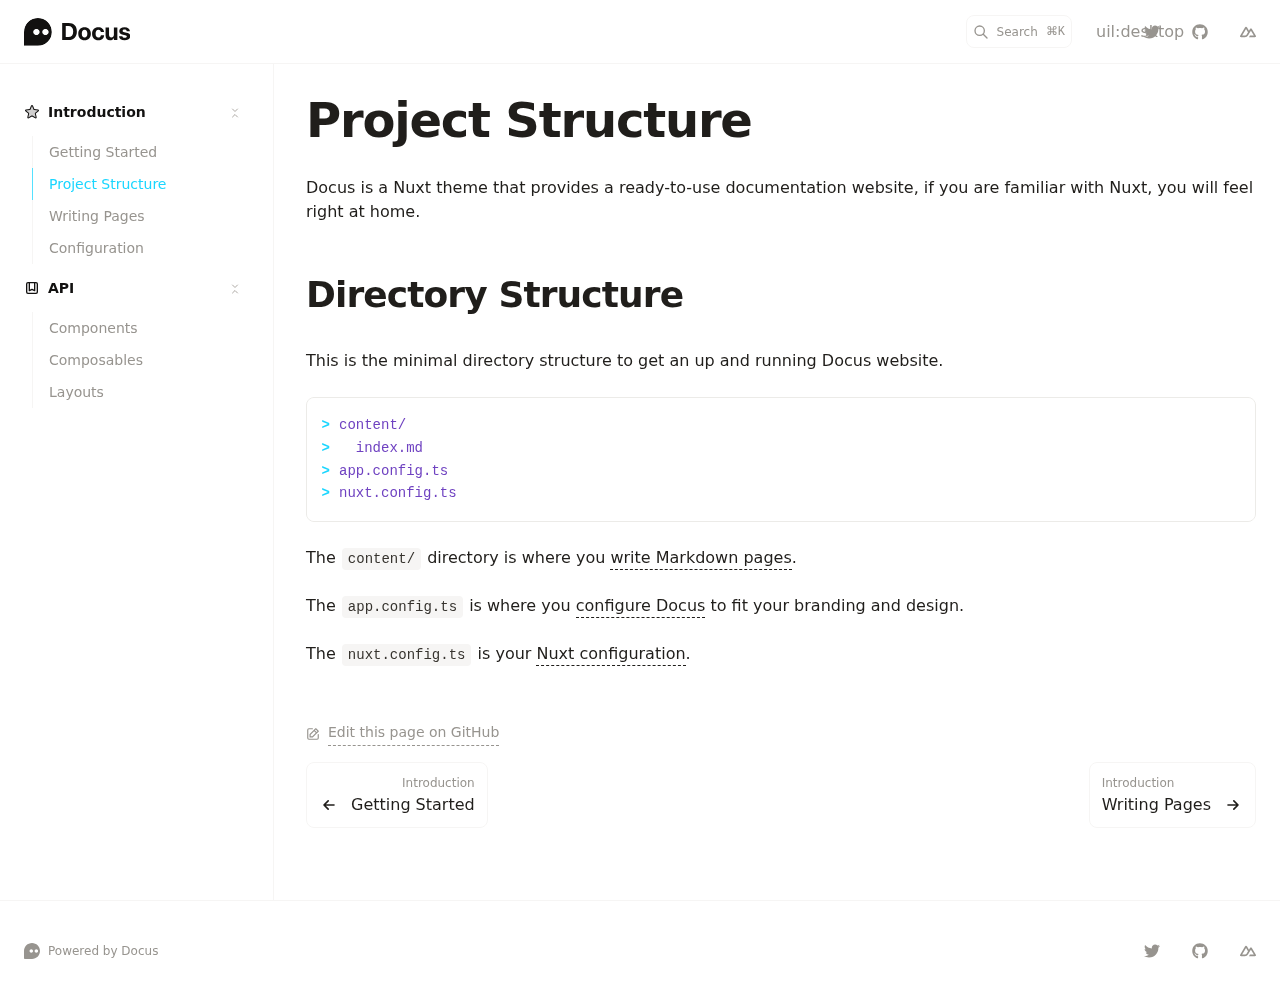
<file: introduction/project-structure/index.html>
<!DOCTYPE html>
<html  lang="en">
<head><meta charset="utf-8">
<meta name="viewport" content="width=device-width, initial-scale=1">
<title>Project Structure · Docus</title>
<meta name="twitter:card" content="summary_large_image">
<meta property="og:image" content="https://user-images.githubusercontent.com/904724/185365452-87b7ca7b-6030-4813-a2db-5e65c785bf88.png">
<meta property="og:title" content="Project Structure">
<meta name="description" content="Docus is a Nuxt theme that provides a ready-to-use documentation website, if you are familiar with Nuxt, you will feel right at home.">
<meta property="og:description" content="Docus is a Nuxt theme that provides a ready-to-use documentation website, if you are familiar with Nuxt, you will feel right at home.">
<link rel="preload" as="fetch" crossorigin="anonymous" href="/introduction/project-structure/_payload.json">
<link rel="stylesheet" href="/_nuxt/entry.6cc58107.css">
<link rel="stylesheet" href="/_nuxt/DocumentDrivenNotFound.af012ce0.css">
<link rel="stylesheet" href="/_nuxt/ButtonLink.6e4a7927.css">
<link rel="stylesheet" href="/_nuxt/DocsPageLayout.6682f74d.css">
<link rel="stylesheet" href="/_nuxt/DocsAside.5a795108.css">
<link rel="stylesheet" href="/_nuxt/ProseCodeInline.873c7ac7.css">
<link rel="stylesheet" href="/_nuxt/Alert.eca11227.css">
<link rel="stylesheet" href="/_nuxt/DocsPageBottom.c7f58d4e.css">
<link rel="stylesheet" href="/_nuxt/ProseA.baee409d.css">
<link rel="stylesheet" href="/_nuxt/DocsPrevNext.94f1d1c1.css">
<link rel="stylesheet" href="/_nuxt/DocsToc.fca01843.css">
<link rel="stylesheet" href="/_nuxt/DocsTocLinks.3e78ae3f.css">
<link rel="stylesheet" href="/_nuxt/ProseH1.6d63403c.css">
<link rel="stylesheet" href="/_nuxt/ProseP.b99f89cd.css">
<link rel="stylesheet" href="/_nuxt/ProseH2.3a63b076.css">
<link rel="stylesheet" href="/_nuxt/ProsePre.e63e49c6.css">
<link rel="stylesheet" href="/_nuxt/ProseCode.585625f1.css">
<link rel="modulepreload" as="script" crossorigin href="/_nuxt/entry.ba9ba8df.js">
<link rel="modulepreload" as="script" crossorigin href="/_nuxt/document-driven.7380fb23.js">
<link rel="modulepreload" as="script" crossorigin href="/_nuxt/DocumentDrivenEmpty.0dd77724.js">
<link rel="modulepreload" as="script" crossorigin href="/_nuxt/ContentRenderer.5d9cb8fe.js">
<link rel="modulepreload" as="script" crossorigin href="/_nuxt/ContentRendererMarkdown.vue.f2c2a1e3.js">
<link rel="modulepreload" as="script" crossorigin href="/_nuxt/DocumentDrivenNotFound.bcde394b.js">
<link rel="modulepreload" as="script" crossorigin href="/_nuxt/ButtonLink.459bdceb.js">
<link rel="modulepreload" as="script" crossorigin href="/_nuxt/slot.a5e79efa.js">
<link rel="modulepreload" as="script" crossorigin href="/_nuxt/node.9352fcfb.js">
<link rel="modulepreload" as="script" crossorigin href="/_nuxt/IconDocus.0c3b2c2b.js">
<link rel="modulepreload" as="script" crossorigin href="/_nuxt/default.45672e6a.js">
<link rel="modulepreload" as="script" crossorigin href="/_nuxt/DocsPageLayout.7a2e0463.js">
<link rel="modulepreload" as="script" crossorigin href="/_nuxt/DocsAside.e89ee922.js">
<link rel="modulepreload" as="script" crossorigin href="/_nuxt/ProseCodeInline.55cb0b6f.js">
<link rel="modulepreload" as="script" crossorigin href="/_nuxt/Alert.9dfae116.js">
<link rel="modulepreload" as="script" crossorigin href="/_nuxt/DocsPageBottom.195b49d3.js">
<link rel="modulepreload" as="script" crossorigin href="/_nuxt/ProseA.114e9ee0.js">
<link rel="modulepreload" as="script" crossorigin href="/_nuxt/EditOnLink.vue.666b50b5.js">
<link rel="modulepreload" as="script" crossorigin href="/_nuxt/DocsPrevNext.2e26e772.js">
<link rel="modulepreload" as="script" crossorigin href="/_nuxt/DocsToc.22716d8e.js">
<link rel="modulepreload" as="script" crossorigin href="/_nuxt/DocsTocLinks.ea1ce1dc.js">
<link rel="modulepreload" as="script" crossorigin href="/_nuxt/ContentRendererMarkdown.0bf8ce5b.js">
<link rel="modulepreload" as="script" crossorigin href="/_nuxt/EditOnLink.e0f5381c.js">
<link rel="modulepreload" as="script" crossorigin href="/_nuxt/ProseH1.f77b5700.js">
<link rel="modulepreload" as="script" crossorigin href="/_nuxt/ProseP.0fd8a478.js">
<link rel="modulepreload" as="script" crossorigin href="/_nuxt/ProseH2.e6429991.js">
<link rel="modulepreload" as="script" crossorigin href="/_nuxt/ProsePre.a2b80532.js">
<link rel="modulepreload" as="script" crossorigin href="/_nuxt/ProseCode.c88f7fe3.js">
<link rel="prefetch" as="style" href="/_nuxt/page.81b716c6.css">
<link rel="prefetch" as="script" crossorigin href="/_nuxt/page.5c88c07e.js">
<link rel="prefetch" as="script" crossorigin href="/_nuxt/client-db.51690782.js">
<link rel="prefetch" as="script" crossorigin href="/_nuxt/debug.fa407af6.js">
<link rel="prefetch" as="style" href="/_nuxt/useStudio.26f36220.css">
<link rel="prefetch" as="script" crossorigin href="/_nuxt/useStudio.ddf19fc9.js">
<link rel="prefetch" as="style" href="/_nuxt/error-404.7910d5ca.css">
<link rel="prefetch" as="script" crossorigin href="/_nuxt/error-404.73be8771.js">
<link rel="prefetch" as="style" href="/_nuxt/error-500.1db01289.css">
<link rel="prefetch" as="script" crossorigin href="/_nuxt/error-500.b16a9194.js">
<script type="module" src="/_nuxt/entry.ba9ba8df.js" crossorigin></script><style id="pinceau-runtime-hydratable">@media{.phy[--]{--puid:gQCh87-v;}.pv-3gPUPe{padding-left:var(--elements-container-padding-mobile);padding-right:var(--elements-container-padding-mobile);}@media (min-width: 475px){.pv-3gPUPe{padding-left:var(--elements-container-padding-xs);padding-right:var(--elements-container-padding-xs);}}@media (min-width: 640px){.pv-3gPUPe{padding-left:var(--elements-container-padding-sm);padding-right:var(--elements-container-padding-sm);}}@media (min-width: 768px){.pv-3gPUPe{padding-left:var(--elements-container-padding-md);padding-right:var(--elements-container-padding-md);}}} @media{.phy[--]{--puid:N9fJKe-v;}.pv-RU0Jln{max-width:var(--elements-container-maxWidth);padding-left:var(--elements-container-padding-mobile);padding-right:var(--elements-container-padding-mobile);}@media (min-width: 475px){.pv-RU0Jln{padding-left:var(--elements-container-padding-xs);padding-right:var(--elements-container-padding-xs);}}@media (min-width: 640px){.pv-RU0Jln{padding-left:var(--elements-container-padding-sm);padding-right:var(--elements-container-padding-sm);}}@media (min-width: 768px){.pv-RU0Jln{padding-left:var(--elements-container-padding-md);padding-right:var(--elements-container-padding-md);}}} </style><style id="pinceau-theme">@media { :root {--pinceau-mq: initial; --docus-search-results-highlight-color: white;--docus-search-results-window-maxHeight: 100%;--docus-search-results-window-maxWidth: 640px;--docus-search-results-window-marginTop: 0;--docus-search-input-borderStyle: solid;--docus-search-input-borderWidth: 1px;--docus-search-backdropFilter: blur(24px);--docus-loadingBar-gradientColorStop3: #0047e1;--docus-loadingBar-gradientColorStop2: #34cdfe;--docus-loadingBar-gradientColorStop1: #00dc82;--docus-loadingBar-height: 3px;--docus-readableLine: 78ch;--docus-footer-height: 145px;--docus-header-height: 64px;--prose-code-inline-padding: 0.2rem 0.375rem 0.2rem 0.375rem;--prose-code-block-backdropFilter: contrast(1);--prose-code-block-border-style: solid;--prose-code-block-border-width: 1px;--prose-tbody-tr-borderBottom-style: dashed;--prose-tbody-tr-borderBottom-width: 1px;--prose-th-textAlign: inherit;--prose-thead-borderBottom-style: solid;--prose-thead-borderBottom-width: 1px;--prose-thead-border-style: solid;--prose-thead-border-width: 0px;--prose-table-textAlign: start;--prose-hr-width: 1px;--prose-hr-style: solid;--prose-li-listStylePosition: outside;--prose-ol-li-markerColor: currentColor;--prose-ol-paddingInlineStart: 21px;--prose-ol-listStyleType: decimal;--prose-ul-li-markerColor: currentColor;--prose-ul-paddingInlineStart: 21px;--prose-ul-listStyleType: disc;--prose-blockquote-border-style: solid;--prose-blockquote-border-width: 4px;--prose-blockquote-quotes: '201C' '201D' '2018' '2019';--prose-blockquote-paddingInlineStart: 24px;--prose-a-code-color-hover: currentColor;--prose-a-code-color-static: currentColor;--prose-a-hasCode-borderBottom: none;--prose-a-border-distance: 2px;--prose-a-border-color-hover: currentColor;--prose-a-border-color-static: currentColor;--prose-a-border-style-hover: solid;--prose-a-border-style-static: dashed;--prose-a-border-width: 1px;--prose-a-color-static: inherit;--prose-a-textDecoration: none;--prose-h6-margin: 3rem 0 2rem;--prose-h5-margin: 3rem 0 2rem;--prose-h4-margin: 3rem 0 2rem;--prose-h3-margin: 3rem 0 2rem;--prose-h2-margin: 3rem 0 2rem;--prose-h1-margin: 0 0 2rem;--typography-lead-loose: 2;--typography-lead-relaxed: 1.625;--typography-lead-normal: 1.5;--typography-lead-snug: 1.375;--typography-lead-tight: 1.25;--typography-lead-none: 1;--typography-lead-10: 2.5rem;--typography-lead-9: 2.25rem;--typography-lead-8: 2rem;--typography-lead-7: 1.75rem;--typography-lead-6: 1.5rem;--typography-lead-5: 1.25rem;--typography-lead-4: 1rem;--typography-lead-3: .75rem;--typography-lead-2: .5rem;--typography-lead-1: .025rem;--typography-fontWeight-black: 900;--typography-fontWeight-extrabold: 800;--typography-fontWeight-bold: 700;--typography-fontWeight-semibold: 600;--typography-fontWeight-medium: 500;--typography-fontWeight-normal: 400;--typography-fontWeight-light: 300;--typography-fontWeight-extralight: 200;--typography-fontWeight-thin: 100;--typography-fontSize-9xl: 128px;--typography-fontSize-8xl: 96px;--typography-fontSize-7xl: 72px;--typography-fontSize-6xl: 60px;--typography-fontSize-5xl: 48px;--typography-fontSize-4xl: 36px;--typography-fontSize-3xl: 30px;--typography-fontSize-2xl: 24px;--typography-fontSize-xl: 20px;--typography-fontSize-lg: 18px;--typography-fontSize-base: 16px;--typography-fontSize-sm: 14px;--typography-fontSize-xs: 12px;--typography-letterSpacing-wide: 0.025em;--typography-letterSpacing-tight: -0.025em;--typography-verticalMargin-base: 24px;--typography-verticalMargin-sm: 16px;--elements-border-secondary-hover: [object Object];--elements-backdrop-background: #fffc;--elements-backdrop-filter: saturate(200%) blur(20px);--elements-container-maxWidth: 80rem;--lead-loose: 2;--lead-relaxed: 1.625;--lead-normal: 1.5;--lead-snug: 1.375;--lead-tight: 1.25;--lead-none: 1;--lead-10: 2.5rem;--lead-9: 2.25rem;--lead-8: 2rem;--lead-7: 1.75rem;--lead-6: 1.5rem;--lead-5: 1.25rem;--lead-4: 1rem;--lead-3: .75rem;--lead-2: .5rem;--lead-1: .025rem;--letterSpacing-widest: 0.1em;--letterSpacing-wider: 0.05em;--letterSpacing-wide: 0.025em;--letterSpacing-normal: 0em;--letterSpacing-tight: -0.025em;--letterSpacing-tighter: -0.05em;--fontSize-9xl: 8rem;--fontSize-8xl: 6rem;--fontSize-7xl: 4.5rem;--fontSize-6xl: 3.75rem;--fontSize-5xl: 3rem;--fontSize-4xl: 2.25rem;--fontSize-3xl: 1.875rem;--fontSize-2xl: 1.5rem;--fontSize-xl: 1.25rem;--fontSize-lg: 1.125rem;--fontSize-base: 1rem;--fontSize-sm: 0.875rem;--fontSize-xs: 0.75rem;--fontWeight-black: 900;--fontWeight-extrabold: 800;--fontWeight-bold: 700;--fontWeight-semibold: 600;--fontWeight-medium: 500;--fontWeight-normal: 400;--fontWeight-light: 300;--fontWeight-extralight: 200;--fontWeight-thin: 100;--font-mono: ui-monospace, SFMono-Regular, Menlo, Monaco, Consolas, Liberation Mono, Courier New, monospace;--font-serif: ui-serif, Georgia, Cambria, Times New Roman, Times, serif;--font-sans: ui-sans-serif, system-ui, -apple-system, BlinkMacSystemFont, Segoe UI, Roboto, Helvetica Neue, Arial, Noto Sans, sans-serif, Apple Color Emoji, Segoe UI Emoji, Segoe UI Symbol, Noto Color Emoji;--opacity-total: 1;--opacity-high: 0.8;--opacity-medium: 0.5;--opacity-soft: 0.3;--opacity-light: 0.15;--opacity-bright: 0.1;--opacity-noOpacity: 0;--borderWidth-lg: 3px;--borderWidth-md: 2px;--borderWidth-sm: 1px;--borderWidth-noBorder: 0;--space-rem-875: 0.875rem;--space-rem-625: 0.625rem;--space-rem-375: 0.375rem;--space-rem-125: 0.125rem;--space-px: 1px;--space-128: 32rem;--space-96: 24rem;--space-80: 20rem;--space-72: 18rem;--space-64: 16rem;--space-60: 15rem;--space-56: 14rem;--space-52: 13rem;--space-48: 12rem;--space-44: 11rem;--space-40: 10rem;--space-36: 9rem;--space-32: 8rem;--space-28: 7rem;--space-24: 6rem;--space-20: 5rem;--space-16: 4rem;--space-14: 3.5rem;--space-12: 3rem;--space-11: 2.75rem;--space-10: 2.5rem;--space-9: 2.25rem;--space-8: 2rem;--space-7: 1.75rem;--space-6: 1.5rem;--space-5: 1.25rem;--space-4: 1rem;--space-3: 0.75rem;--space-2: 0.5rem;--space-1: 0.25rem;--space-0: 0px;--size-full: 100%;--size-7xl: 80rem;--size-6xl: 72rem;--size-5xl: 64rem;--size-4xl: 56rem;--size-3xl: 48rem;--size-2xl: 42rem;--size-xl: 36rem;--size-lg: 32rem;--size-md: 28rem;--size-sm: 24rem;--size-xs: 20rem;--size-200: 200px;--size-104: 104px;--size-80: 80px;--size-64: 64px;--size-56: 56px;--size-48: 48px;--size-40: 40px;--size-32: 32px;--size-24: 24px;--size-20: 20px;--size-16: 16px;--size-12: 12px;--size-8: 8px;--size-6: 6px;--size-4: 4px;--size-2: 2px;--size-0: 0px;--radii-full: 9999px;--radii-3xl: 1.75rem;--radii-2xl: 1.5rem;--radii-xl: 1rem;--radii-lg: 0.75rem;--radii-md: 0.5rem;--radii-sm: 0.375rem;--radii-xs: 0.25rem;--radii-2xs: 0.125rem;--radii-none: 0px;--shadow-none: 0px 0px 0px 0px transparent;--height-screen: 100vh;--width-screen: 100vw;--color-primary-900: #001A1F;--color-primary-800: #00232B;--color-primary-700: #024757;--color-primary-600: #09A0C1;--color-primary-500: #1AD6FF;--color-primary-400: #55E1FF;--color-primary-300: #82E3FF;--color-primary-200: #C5F2FF;--color-primary-100: #DCF7FF;--color-primary-50: #F1FCFF;--color-ruby-900: #380011;--color-ruby-800: #700021;--color-ruby-700: #a90032;--color-ruby-600: #e10043;--color-ruby-500: #ff1a5e;--color-ruby-400: #ff4079;--color-ruby-300: #ff6694;--color-ruby-200: #ff8dae;--color-ruby-100: #ffb3c9;--color-ruby-50: #ffd9e4;--color-pink-900: #380025;--color-pink-800: #70004b;--color-pink-700: #a90070;--color-pink-600: #e10095;--color-pink-500: #ff1ab2;--color-pink-400: #ff40bf;--color-pink-300: #ff66cc;--color-pink-200: #ff8dd8;--color-pink-100: #ffb3e5;--color-pink-50: #ffd9f2;--color-purple-900: #190038;--color-purple-800: #330070;--color-purple-700: #4c00a9;--color-purple-600: #6500e1;--color-purple-500: #811aff;--color-purple-400: #9640ff;--color-purple-300: #ab66ff;--color-purple-200: #c08dff;--color-purple-100: #d5b3ff;--color-purple-50: #ead9ff;--color-royalblue-900: #0b0531;--color-royalblue-800: #160a62;--color-royalblue-700: #211093;--color-royalblue-600: #2c15c4;--color-royalblue-500: #4127e8;--color-royalblue-400: #614bec;--color-royalblue-300: #806ff0;--color-royalblue-200: #a093f3;--color-royalblue-100: #c0b7f7;--color-royalblue-50: #dfdbfb;--color-indigoblue-900: #001238;--color-indigoblue-800: #002370;--color-indigoblue-700: #0035a9;--color-indigoblue-600: #0047e1;--color-indigoblue-500: #1a62ff;--color-indigoblue-400: #407cff;--color-indigoblue-300: #6696ff;--color-indigoblue-200: #8db0ff;--color-indigoblue-100: #b3cbff;--color-indigoblue-50: #d9e5ff;--color-blue-900: #00131D;--color-blue-800: #002235;--color-blue-700: #014267;--color-blue-600: #0069A6;--color-blue-500: #1AADFF;--color-blue-400: #64C7FF;--color-blue-300: #A1DDFF;--color-blue-200: #C6EAFF;--color-blue-100: #DFF3FF;--color-blue-50: #F2FAFF;--color-lightblue-900: #002e38;--color-lightblue-800: #005c70;--color-lightblue-700: #008aa9;--color-lightblue-600: #00b9e1;--color-lightblue-500: #1ad6ff;--color-lightblue-400: #40ddff;--color-lightblue-300: #66e4ff;--color-lightblue-200: #8deaff;--color-lightblue-100: #b3f1ff;--color-lightblue-50: #d9f8ff;--color-teal-900: #062a28;--color-teal-800: #0b544f;--color-teal-700: #117d77;--color-teal-600: #16a79e;--color-teal-500: #1cd1c6;--color-teal-400: #36e4da;--color-teal-300: #5fe9e1;--color-teal-200: #87efe9;--color-teal-100: #aff4f0;--color-teal-50: #d7faf8;--color-pear-900: #2a2b09;--color-pear-800: #545512;--color-pear-700: #7e801b;--color-pear-600: #a8aa24;--color-pear-500: #d0d32f;--color-pear-400: #d8da52;--color-pear-300: #e0e274;--color-pear-200: #e8e997;--color-pear-100: #eff0ba;--color-pear-50: #f7f8dc;--color-red-900: #1C0301;--color-red-800: #340A01;--color-red-700: #701704;--color-red-600: #BB2402;--color-red-500: #FF3B10;--color-red-400: #FF7353;--color-red-300: #FFA692;--color-red-200: #FFDED7;--color-red-100: #FFF3F0;--color-red-50: #FFF9F8;--color-orange-900: #381800;--color-orange-800: #702f00;--color-orange-700: #a94700;--color-orange-600: #e15e00;--color-orange-500: #ff7a1a;--color-orange-400: #ff9040;--color-orange-300: #ffa666;--color-orange-200: #ffbd8d;--color-orange-100: #ffd3b3;--color-orange-50: #ffe9d9;--color-yellow-900: #1B1500;--color-yellow-800: #292100;--color-yellow-700: #614E02;--color-yellow-600: #CBA408;--color-yellow-500: #FBCA05;--color-yellow-400: #FFDC4E;--color-yellow-300: #FFE372;--color-yellow-200: #FFF0B1;--color-yellow-100: #FFF6D3;--color-yellow-50: #FFFCEE;--color-green-900: #00190F;--color-green-800: #002817;--color-green-700: #006037;--color-green-600: #00B467;--color-green-500: #0DD885;--color-green-400: #3CEEA5;--color-green-300: #86FBCB;--color-green-200: #C3FFE6;--color-green-100: #DEFFF1;--color-green-50: #ECFFF7;--color-gray-900: #121110;--color-gray-800: #201E1B;--color-gray-700: #36332E;--color-gray-600: #67635D;--color-gray-500: #97948F;--color-gray-400: #ADA9A4;--color-gray-300: #DBD9D3;--color-gray-200: #ECEBE8;--color-gray-100: #F6F5F4;--color-gray-50: #FBFBFB;--color-black: #0B0A0A;--color-white: #ffffff;--media-portrait: only screen and (orientation: portrait);--media-landscape: only screen and (orientation: landscape);--media-rm: (prefers-reduced-motion: reduce);--media-2xl: (min-width: 1536px);--media-xl: (min-width: 1280px);--media-lg: (min-width: 1024px);--media-md: (min-width: 768px);--media-sm: (min-width: 640px);--media-xs: (min-width: 475px);--docus-search-results-highlight-backgroundColor: var(--color-primary-500);--docus-search-results-selected-backgroundColor: var(--color-gray-300);--docus-search-results-window-borderRadius: none;--docus-search-results-window-marginX: 0;--docus-search-input-backgroundColor: var(--color-gray-200);--docus-search-input-padding: var(--space-2) var(--space-4);--docus-search-input-gap: var(--space-2);--docus-search-input-fontSize: var(--fontSize-sm);--docus-search-input-borderColor: var(--color-gray-200);--docus-search-input-borderRadius: var(--radii-2xs);--docus-footer-padding: var(--space-4) 0;--docus-header-title-color-hover: var(--color-primary-500);--docus-header-title-color-static: var(--color-gray-900);--docus-header-title-fontWeight: var(--fontWeight-bold);--docus-header-title-fontSize: var(--fontSize-2xl);--docus-header-logo-height: var(--space-6);--docus-body-fontFamily: var(--font-sans);--docus-body-color: var(--color-gray-800);--docus-body-backgroundColor: var(--color-white);--prose-code-inline-fontWeight: var(--typography-fontWeight-normal);--prose-code-inline-fontSize: var(--typography-fontSize-sm);--prose-code-inline-borderRadius: var(--radii-xs);--prose-code-block-pre-padding: var(--typography-verticalMargin-sm);--prose-code-block-margin: var(--typography-verticalMargin-base) 0;--prose-code-block-fontSize: var(--typography-fontSize-sm);--prose-tbody-code-inline-fontSize: var(--typography-fontSize-sm);--prose-tbody-td-padding: var(--typography-verticalMargin-sm);--prose-th-fontWeight: var(--typography-fontWeight-semibold);--prose-th-padding: 0 var(--typography-verticalMargin-sm) var(--typography-verticalMargin-sm) var(--typography-verticalMargin-sm);--prose-table-lineHeight: var(--typography-lead-6);--prose-table-fontSize: var(--typography-fontSize-sm);--prose-table-margin: var(--typography-verticalMargin-base) 0;--prose-hr-margin: var(--typography-verticalMargin-base) 0;--prose-li-margin: var(--typography-verticalMargin-sm) 0;--prose-ol-margin: var(--typography-verticalMargin-base) 0;--prose-ul-margin: var(--typography-verticalMargin-base) 0;--prose-blockquote-margin: var(--typography-verticalMargin-base) 0;--prose-a-code-border-style: var(--prose-a-border-style-static);--prose-a-code-border-width: var(--prose-a-border-width);--prose-a-fontWeight: var(--typography-fontWeight-medium);--prose-img-margin: var(--typography-verticalMargin-base) 0;--prose-strong-fontWeight: var(--typography-fontWeight-semibold);--prose-h6-iconSize: var(--typography-fontSize-base);--prose-h6-fontWeight: var(--typography-fontWeight-semibold);--prose-h6-lineHeight: var(--typography-lead-normal);--prose-h6-fontSize: var(--typography-fontSize-lg);--prose-h5-iconSize: var(--typography-fontSize-lg);--prose-h5-fontWeight: var(--typography-fontWeight-semibold);--prose-h5-lineHeight: var(--typography-lead-snug);--prose-h5-fontSize: var(--typography-fontSize-xl);--prose-h4-iconSize: var(--typography-fontSize-lg);--prose-h4-letterSpacing: var(--typography-letterSpacing-tight);--prose-h4-fontWeight: var(--typography-fontWeight-semibold);--prose-h4-lineHeight: var(--typography-lead-snug);--prose-h4-fontSize: var(--typography-fontSize-2xl);--prose-h3-iconSize: var(--typography-fontSize-xl);--prose-h3-letterSpacing: var(--typography-letterSpacing-tight);--prose-h3-fontWeight: var(--typography-fontWeight-semibold);--prose-h3-lineHeight: var(--typography-lead-snug);--prose-h3-fontSize: var(--typography-fontSize-3xl);--prose-h2-iconSize: var(--typography-fontSize-2xl);--prose-h2-letterSpacing: var(--typography-letterSpacing-tight);--prose-h2-fontWeight: var(--typography-fontWeight-semibold);--prose-h2-lineHeight: var(--typography-lead-tight);--prose-h2-fontSize: var(--typography-fontSize-4xl);--prose-h1-iconSize: var(--typography-fontSize-3xl);--prose-h1-letterSpacing: var(--typography-letterSpacing-tight);--prose-h1-fontWeight: var(--typography-fontWeight-bold);--prose-h1-lineHeight: var(--typography-lead-tight);--prose-h1-fontSize: var(--typography-fontSize-5xl);--prose-p-br-margin: var(--typography-verticalMargin-base) 0 0 0;--prose-p-margin: var(--typography-verticalMargin-base) 0;--prose-p-lineHeight: var(--typography-lead-normal);--prose-p-fontSize: var(--typography-fontSize-base);--typography-color-secondary-900: var(--color-gray-900);--typography-color-secondary-800: var(--color-gray-800);--typography-color-secondary-700: var(--color-gray-700);--typography-color-secondary-600: var(--color-gray-600);--typography-color-secondary-500: var(--color-gray-500);--typography-color-secondary-400: var(--color-gray-400);--typography-color-secondary-300: var(--color-gray-300);--typography-color-secondary-200: var(--color-gray-200);--typography-color-secondary-100: var(--color-gray-100);--typography-color-secondary-50: var(--color-gray-50);--typography-color-primary-900: var(--color-primary-900);--typography-color-primary-800: var(--color-primary-800);--typography-color-primary-700: var(--color-primary-700);--typography-color-primary-600: var(--color-primary-600);--typography-color-primary-500: var(--color-primary-500);--typography-color-primary-400: var(--color-primary-400);--typography-color-primary-300: var(--color-primary-300);--typography-color-primary-200: var(--color-primary-200);--typography-color-primary-100: var(--color-primary-100);--typography-color-primary-50: var(--color-primary-50);--typography-font-code: var(--font-mono);--typography-font-body: var(--font-sans);--typography-font-display: var(--font-sans);--typography-body-backgroundColor: var(--color-white);--typography-body-color: var(--color-black);--elements-state-danger-borderColor-secondary: var(--color-red-200);--elements-state-danger-borderColor-primary: var(--color-red-100);--elements-state-danger-backgroundColor-secondary: var(--color-red-100);--elements-state-danger-backgroundColor-primary: var(--color-red-50);--elements-state-danger-color-secondary: var(--color-red-600);--elements-state-danger-color-primary: var(--color-red-500);--elements-state-warning-borderColor-secondary: var(--color-yellow-200);--elements-state-warning-borderColor-primary: var(--color-yellow-100);--elements-state-warning-backgroundColor-secondary: var(--color-yellow-100);--elements-state-warning-backgroundColor-primary: var(--color-yellow-50);--elements-state-warning-color-secondary: var(--color-yellow-700);--elements-state-warning-color-primary: var(--color-yellow-600);--elements-state-success-borderColor-secondary: var(--color-green-200);--elements-state-success-borderColor-primary: var(--color-green-100);--elements-state-success-backgroundColor-secondary: var(--color-green-100);--elements-state-success-backgroundColor-primary: var(--color-green-50);--elements-state-success-color-secondary: var(--color-green-600);--elements-state-success-color-primary: var(--color-green-500);--elements-state-info-borderColor-secondary: var(--color-blue-200);--elements-state-info-borderColor-primary: var(--color-blue-100);--elements-state-info-backgroundColor-secondary: var(--color-blue-100);--elements-state-info-backgroundColor-primary: var(--color-blue-50);--elements-state-info-color-secondary: var(--color-blue-600);--elements-state-info-color-primary: var(--color-blue-500);--elements-state-primary-borderColor-secondary: var(--color-primary-200);--elements-state-primary-borderColor-primary: var(--color-primary-100);--elements-state-primary-backgroundColor-secondary: var(--color-primary-100);--elements-state-primary-backgroundColor-primary: var(--color-primary-50);--elements-state-primary-color-secondary: var(--color-primary-700);--elements-state-primary-color-primary: var(--color-primary-600);--elements-surface-secondary-backgroundColor: var(--color-gray-200);--elements-surface-primary-backgroundColor: var(--color-gray-100);--elements-surface-background-base: var(--color-gray-100);--elements-border-secondary-static: var(--color-gray-200);--elements-border-primary-hover: var(--color-gray-200);--elements-border-primary-static: var(--color-gray-100);--elements-container-padding-md: var(--space-6);--elements-container-padding-sm: var(--space-6);--elements-container-padding-xs: var(--space-4);--elements-container-padding-mobile: var(--space-4);--elements-text-secondary-color-hover: var(--color-gray-700);--elements-text-secondary-color-static: var(--color-gray-500);--elements-text-primary-color-static: var(--color-gray-900);--text-6xl-lineHeight: var(--lead-none);--text-6xl-fontSize: var(--fontSize-6xl);--text-5xl-lineHeight: var(--lead-none);--text-5xl-fontSize: var(--fontSize-5xl);--text-4xl-lineHeight: var(--lead-10);--text-4xl-fontSize: var(--fontSize-4xl);--text-3xl-lineHeight: var(--lead-9);--text-3xl-fontSize: var(--fontSize-3xl);--text-2xl-lineHeight: var(--lead-8);--text-2xl-fontSize: var(--fontSize-2xl);--text-xl-lineHeight: var(--lead-7);--text-xl-fontSize: var(--fontSize-xl);--text-lg-lineHeight: var(--lead-7);--text-lg-fontSize: var(--fontSize-lg);--text-base-lineHeight: var(--lead-6);--text-base-fontSize: var(--fontSize-base);--text-sm-lineHeight: var(--lead-5);--text-sm-fontSize: var(--fontSize-sm);--text-xs-lineHeight: var(--lead-4);--text-xs-fontSize: var(--fontSize-xs);--color-shadow: var(--color-gray-400);--color-secondary-900: var(--color-gray-900);--color-secondary-800: var(--color-gray-800);--color-secondary-700: var(--color-gray-700);--color-secondary-600: var(--color-gray-600);--color-secondary-500: var(--color-gray-500);--color-secondary-400: var(--color-gray-400);--color-secondary-300: var(--color-gray-300);--color-secondary-200: var(--color-gray-200);--color-secondary-100: var(--color-gray-100);--color-secondary-50: var(--color-gray-50);--prose-code-inline-backgroundColor: var(--typography-color-secondary-100);--prose-code-inline-color: var(--typography-color-secondary-700);--prose-code-block-backgroundColor: var(--typography-color-secondary-100);--prose-code-block-color: var(--typography-color-secondary-700);--prose-code-block-border-color: var(--typography-color-secondary-200);--prose-tbody-tr-borderBottom-color: var(--typography-color-secondary-200);--prose-th-color: var(--typography-color-secondary-600);--prose-thead-borderBottom-color: var(--typography-color-secondary-200);--prose-thead-border-color: var(--typography-color-secondary-300);--prose-hr-color: var(--typography-color-secondary-200);--prose-blockquote-border-color: var(--typography-color-secondary-200);--prose-blockquote-color: var(--typography-color-secondary-500);--prose-a-code-background-hover: var(--typography-color-primary-50);--prose-a-code-border-color-hover: var(--typography-color-primary-500);--prose-a-code-border-color-static: var(--typography-color-secondary-400);--prose-a-color-hover: var(--typography-color-primary-500);--shadow-2xl: 0px 25px 50px -12px var(--color-shadow);--shadow-xl: 0px 20px 25px -5px var(--color-shadow), 0px 8px 10px -6px var(--color-shadow);--shadow-lg: 0px 10px 15px -3px var(--color-shadow), 0px 4px 6px -4px var(--color-shadow);--shadow-md: 0px 4px 6px -1px var(--color-shadow), 0px 2px 4px -2px var(--color-shadow);--shadow-sm: 0px 1px 3px 0px var(--color-shadow), 0px 1px 2px -1px var(--color-shadow);--shadow-xs: 0px 1px 2px 0px var(--color-shadow); } }@media { :root.dark {--pinceau-mq: dark; --prose-code-block-backdropFilter: contrast(1);--prose-ol-li-markerColor: currentColor;--prose-ul-li-markerColor: currentColor;--prose-a-code-color-hover: currentColor;--prose-a-code-color-static: currentColor;--prose-a-border-color-hover: currentColor;--prose-a-border-color-static: currentColor;--prose-a-color-static: inherit;--elements-backdrop-background: #0c0d0ccc;--docus-search-results-selected-backgroundColor: var(--color-gray-700);--docus-search-input-backgroundColor: var(--color-gray-800);--docus-search-input-borderColor: transparent;--docus-header-title-color-static: var(--color-gray-100);--docus-body-color: var(--color-gray-200);--docus-body-backgroundColor: var(--color-black);--typography-body-backgroundColor: var(--color-black);--typography-body-color: var(--color-white);--elements-state-danger-borderColor-secondary: var(--color-red-700);--elements-state-danger-borderColor-primary: var(--color-red-800);--elements-state-danger-backgroundColor-secondary: var(--color-red-800);--elements-state-danger-backgroundColor-primary: var(--color-red-900);--elements-state-danger-color-secondary: var(--color-red-200);--elements-state-danger-color-primary: var(--color-red-300);--elements-state-warning-borderColor-secondary: var(--color-yellow-700);--elements-state-warning-borderColor-primary: var(--color-yellow-800);--elements-state-warning-backgroundColor-secondary: var(--color-yellow-800);--elements-state-warning-backgroundColor-primary: var(--color-yellow-900);--elements-state-warning-color-secondary: var(--color-yellow-200);--elements-state-warning-color-primary: var(--color-yellow-400);--elements-state-success-borderColor-secondary: var(--color-green-700);--elements-state-success-borderColor-primary: var(--color-green-800);--elements-state-success-backgroundColor-secondary: var(--color-green-800);--elements-state-success-backgroundColor-primary: var(--color-green-900);--elements-state-success-color-secondary: var(--color-green-200);--elements-state-success-color-primary: var(--color-green-400);--elements-state-info-borderColor-secondary: var(--color-blue-700);--elements-state-info-borderColor-primary: var(--color-blue-800);--elements-state-info-backgroundColor-secondary: var(--color-blue-800);--elements-state-info-backgroundColor-primary: var(--color-blue-900);--elements-state-info-color-secondary: var(--color-blue-200);--elements-state-info-color-primary: var(--color-blue-400);--elements-state-primary-borderColor-secondary: var(--color-primary-700);--elements-state-primary-borderColor-primary: var(--color-primary-800);--elements-state-primary-backgroundColor-secondary: var(--color-primary-800);--elements-state-primary-backgroundColor-primary: var(--color-primary-900);--elements-state-primary-color-secondary: var(--color-primary-200);--elements-state-primary-color-primary: var(--color-primary-400);--elements-surface-secondary-backgroundColor: var(--color-gray-800);--elements-surface-primary-backgroundColor: var(--color-gray-900);--elements-surface-background-base: var(--color-gray-900);--elements-border-secondary-static: var(--color-gray-800);--elements-border-primary-hover: var(--color-gray-800);--elements-border-primary-static: var(--color-gray-900);--elements-text-secondary-color-hover: var(--color-gray-200);--elements-text-secondary-color-static: var(--color-gray-400);--elements-text-primary-color-static: var(--color-gray-50);--color-shadow: var(--color-gray-800);--prose-code-inline-backgroundColor: var(--typography-color-secondary-800);--prose-code-inline-color: var(--typography-color-secondary-200);--prose-code-block-backgroundColor: var(--typography-color-secondary-900);--prose-code-block-color: var(--typography-color-secondary-200);--prose-code-block-border-color: var(--typography-color-secondary-800);--prose-tbody-tr-borderBottom-color: var(--typography-color-secondary-800);--prose-th-color: var(--typography-color-secondary-400);--prose-thead-borderBottom-color: var(--typography-color-secondary-800);--prose-thead-border-color: var(--typography-color-secondary-600);--prose-hr-color: var(--typography-color-secondary-800);--prose-blockquote-border-color: var(--typography-color-secondary-700);--prose-blockquote-color: var(--typography-color-secondary-400);--prose-a-code-background-hover: var(--typography-color-primary-900);--prose-a-code-border-color-hover: var(--typography-color-primary-600);--prose-a-code-border-color-static: var(--typography-color-secondary-600);--prose-a-color-hover: var(--typography-color-primary-400); } }@media (min-width: 640px) { :root {--pinceau-mq: sm; --docus-search-results-window-maxHeight: 320px;--docus-search-results-window-marginTop: 20vh;--docus-footer-height: 100px;--docus-search-results-window-borderRadius: var(--radii-xs);--docus-search-results-window-marginX: var(--space-4);--docus-header-logo-height: var(--space-7); } }</style><script>"use strict";(()=>{const a=window,e=document.documentElement,m=["dark","light"],c=window.localStorage.getItem("nuxt-color-mode")||"system";let n=c==="system"?f():c;const l=e.getAttribute("data-color-mode-forced");l&&(n=l),i(n),a["__NUXT_COLOR_MODE__"]={preference:c,value:n,getColorScheme:f,addColorScheme:i,removeColorScheme:d};function i(o){const t=""+o+"",s="theme";e.classList?e.classList.add(t):e.className+=" "+t,s&&e.setAttribute("data-"+s,o)}function d(o){const t=""+o+"",s="theme";e.classList?e.classList.remove(t):e.className=e.className.replace(new RegExp(t,"g"),""),s&&e.removeAttribute("data-"+s)}function r(o){return a.matchMedia("(prefers-color-scheme"+o+")")}function f(){if(a.matchMedia&&r("").media!=="not all"){for(const o of m)if(r(":"+o).matches)return o}return"light"}})();
</script></head>
<body ><!----><!--teleport anchor--><!----><!--teleport anchor--><div id="__nuxt"><div class="app-layout" data-v-10933cd9><div class="nuxt-progress" style="width:0%;opacity:0;background-size:Infinity% auto;" data-v-10933cd9></div><header class="has-dialog" data-v-10933cd9 data-v-4e6c4e50><div class="container pv-3gPUPe pc-gQCh87" data-v-4e6c4e50 data-v-6d327d86><!--[--><div class="section left" data-v-4e6c4e50><!--[--><button aria-label="Menu" data-v-5613bb55><svg xmlns="http://www.w3.org/2000/svg" xmlns:xlink="http://www.w3.org/1999/xlink" role="img" class="icon" data-v-5613bb55 style="" width="1em" height="1em" viewBox="0 0 24 24" data-v-121c6e7d><path fill="none" stroke="currentColor" stroke-linecap="round" stroke-linejoin="round" stroke-width="2" d="M4 6h16M4 12h16M4 18h16"/></svg></button><!--teleport start--><!--teleport end--><!--]--><a href="/" class="navbar-logo" aria-label="Docus" data-v-4e6c4e50 data-v-4f7316b5><span class="logo" data-v-4f7316b5><svg viewbox="0 0 167 44" fill="none" xmlns="http://www.w3.org/2000/svg" data-v-4f7316b5 data-v-d4f664a6><path d="M60 34.5945H70.2569C78.3172 34.5945 83.064 29.6369 83.064 21.1959V21.159C83.064 12.7365 78.2986 8 70.2569 8H60V34.5945ZM65.6217 29.987V12.5891H69.5867C74.5197 12.5891 77.3306 15.63 77.3306 21.1775V21.2143C77.3306 26.9645 74.6128 29.987 69.5867 29.987H65.6217Z" fill="currentColor" data-v-d4f664a6></path><path d="M95.1966 35C101.228 35 105.081 31.1666 105.081 24.716V24.6792C105.081 18.284 101.153 14.4321 95.178 14.4321C89.2211 14.4321 85.312 18.3208 85.312 24.6792V24.716C85.312 31.1481 89.1281 35 95.1966 35ZM95.2152 30.7795C92.5346 30.7795 90.8407 28.5863 90.8407 24.716V24.6792C90.8407 20.8642 92.5532 18.6526 95.178 18.6526C97.8213 18.6526 99.5525 20.8642 99.5525 24.6792V24.716C99.5525 28.5679 97.8585 30.7795 95.2152 30.7795Z" fill="currentColor" data-v-d4f664a6></path><path d="M116.823 35C122.147 35 125.59 31.7195 125.851 27.4068V27.2962H120.788L120.769 27.4621C120.397 29.4526 119.038 30.7795 116.86 30.7795C114.179 30.7795 112.504 28.5863 112.504 24.716V24.6976C112.504 20.9195 114.179 18.6526 116.841 18.6526C119.094 18.6526 120.415 20.0901 120.751 21.97L120.788 22.1358H125.832V22.0068C125.628 17.7311 122.184 14.4321 116.767 14.4321C110.792 14.4321 106.975 18.3577 106.975 24.6792V24.6976C106.975 31.0744 110.736 35 116.823 35Z" fill="currentColor" data-v-d4f664a6></path><path d="M135.08 35C138.095 35 140.143 33.5993 141.167 31.3324H141.278V34.5945H146.714V14.8375H141.278V26.1904C141.278 28.7706 139.733 30.5399 137.295 30.5399C134.856 30.5399 133.628 29.0471 133.628 26.4669V14.8375H128.192V27.5911C128.192 32.2171 130.687 35 135.08 35Z" fill="currentColor" data-v-d4f664a6></path><path d="M158.27 35C163.407 35 167 32.4567 167 28.5863V28.5679C167 25.656 165.287 24.0341 161.118 23.1679L157.73 22.4491C155.719 22.0253 155.031 21.3618 155.031 20.3481V20.3297C155.031 19.058 156.203 18.2287 158.083 18.2287C160.094 18.2287 161.267 19.2976 161.453 20.7167L161.471 20.8642H166.479V20.6799C166.348 17.215 163.389 14.4321 158.083 14.4321C153.001 14.4321 149.725 16.8648 149.725 20.6246V20.643C149.725 23.5918 151.68 25.5085 155.552 26.3195L158.94 27.0198C160.894 27.4437 161.564 28.0519 161.564 29.1024V29.1208C161.564 30.3925 160.317 31.185 158.27 31.185C156.092 31.185 154.919 30.2819 154.565 28.7338L154.528 28.5679H149.223L149.241 28.7338C149.669 32.4751 152.741 35 158.27 35Z" fill="currentColor" data-v-d4f664a6></path><mask id="mask0_109_36" style="mask-type:alpha;" maskUnits="userSpaceOnUse" x="0" y="0" width="44" height="44" data-v-d4f664a6><path fill-rule="evenodd" clip-rule="evenodd" d="M0 21.8104C0 9.76479 9.80347 0 21.8967 0C33.99 0 43.7935 9.76479 43.7935 21.8104C43.7935 33.8559 33.99 43.6207 21.8967 43.6207H0V21.8104ZM19.5294 17.0944C22.1442 17.0944 24.2641 19.2059 24.2641 21.8104C24.2641 24.4148 22.1442 26.526 19.5294 26.526C16.9147 26.526 14.7948 24.4148 14.7948 21.8101C14.7948 19.2059 16.9147 17.0944 19.5294 17.0944V17.0944ZM38.4674 21.8104C38.4674 19.2059 36.3475 17.0944 33.7328 17.0944C31.1183 17.0944 28.9984 19.2059 28.9984 21.8104C28.9984 24.4148 31.1183 26.526 33.7328 26.526C36.3475 26.526 38.4674 24.4148 38.4674 21.8101V21.8104Z" fill="white" data-v-d4f664a6></path></mask><g mask="url(#mask0_109_36)" data-v-d4f664a6><path fill-rule="evenodd" clip-rule="evenodd" d="M0 21.8104C0 9.76479 9.80347 0 21.8967 0C33.99 0 43.7935 9.76479 43.7935 21.8104C43.7935 33.8559 33.99 43.6207 21.8967 43.6207H0V21.8104ZM19.5294 17.0944C22.1442 17.0944 24.2641 19.2059 24.2641 21.8104C24.2641 24.4148 22.1442 26.526 19.5294 26.526C16.9147 26.526 14.7948 24.4148 14.7948 21.8101C14.7948 19.2059 16.9147 17.0944 19.5294 17.0944V17.0944ZM38.4674 21.8104C38.4674 19.2059 36.3475 17.0944 33.7328 17.0944C31.1183 17.0944 28.9984 19.2059 28.9984 21.8104C28.9984 24.4148 31.1183 26.526 33.7328 26.526C36.3475 26.526 38.4674 24.4148 38.4674 21.8101V21.8104Z" fill="currentColor" data-v-d4f664a6></path><path d="M9.9987e-06 43.6206H-0.156525V43.7762H9.9987e-06V43.6206ZM21.8967 -0.156006C9.71704 -0.156006 -0.156525 9.67861 -0.156525 21.8106H0.156545C0.156545 9.8508 9.88991 0.155828 21.8967 0.155828V-0.156006ZM43.9497 21.8103C43.9497 9.67861 34.0764 -0.156006 21.8967 -0.156006V0.155828C33.9036 0.155828 43.6369 9.8508 43.6369 21.8103H43.9497ZM21.8967 43.7762C34.0764 43.7762 43.9497 33.9419 43.9497 21.8103H43.6369C43.6369 33.7697 33.9036 43.4647 21.8967 43.4647V43.7762V43.7762ZM9.9987e-06 43.7762H21.8967V43.4647H9.9987e-06V43.7762ZM-0.156525 21.8103V43.6206H0.156545V21.8103H-0.156525ZM24.4203 21.8103C24.4203 19.1197 22.2306 16.9387 19.5294 16.9387V17.2502C22.0577 17.2502 24.1075 19.2916 24.1075 21.8103H24.4203V21.8103ZM19.5294 26.6816C22.2306 26.6816 24.4203 24.5005 24.4203 21.8103H24.1075C24.1075 24.3286 22.058 26.37 19.5294 26.37V26.6816V26.6816ZM14.6385 21.8106C14.6385 24.5008 16.8282 26.6819 19.5294 26.6819V26.3703C17.0011 26.3703 14.9513 24.3289 14.9513 21.8106H14.6385ZM19.5297 16.9387C16.8285 16.9387 14.6388 19.1197 14.6388 21.8103H14.9516C14.9516 19.2916 17.0011 17.2502 19.5297 17.2502V16.9387ZM33.7331 17.2502C36.2617 17.2502 38.3112 19.2916 38.3112 21.8103H38.624C38.624 19.1197 36.4343 16.9387 33.7331 16.9387V17.2502V17.2502ZM29.155 21.8103C29.155 19.2916 31.2045 17.2502 33.7328 17.2502V16.9387C31.0319 16.9387 28.8422 19.1197 28.8422 21.8103H29.155ZM33.7328 26.37C31.2045 26.37 29.155 24.3286 29.155 21.8103H28.8422C28.8422 24.5005 31.0319 26.6816 33.7328 26.6816V26.37ZM38.3109 21.8106C38.3109 24.3289 36.2614 26.3703 33.7328 26.3703V26.6819C36.434 26.6819 38.6237 24.5008 38.6237 21.8106H38.3109Z" fill="currentColor" data-v-d4f664a6></path></g></svg></span></a></div><div class="section center" data-v-4e6c4e50><a href="/" class="navbar-logo" aria-label="Docus" data-v-4e6c4e50 data-v-4f7316b5><span class="logo" data-v-4f7316b5><svg viewbox="0 0 167 44" fill="none" xmlns="http://www.w3.org/2000/svg" data-v-4f7316b5 data-v-d4f664a6><path d="M60 34.5945H70.2569C78.3172 34.5945 83.064 29.6369 83.064 21.1959V21.159C83.064 12.7365 78.2986 8 70.2569 8H60V34.5945ZM65.6217 29.987V12.5891H69.5867C74.5197 12.5891 77.3306 15.63 77.3306 21.1775V21.2143C77.3306 26.9645 74.6128 29.987 69.5867 29.987H65.6217Z" fill="currentColor" data-v-d4f664a6></path><path d="M95.1966 35C101.228 35 105.081 31.1666 105.081 24.716V24.6792C105.081 18.284 101.153 14.4321 95.178 14.4321C89.2211 14.4321 85.312 18.3208 85.312 24.6792V24.716C85.312 31.1481 89.1281 35 95.1966 35ZM95.2152 30.7795C92.5346 30.7795 90.8407 28.5863 90.8407 24.716V24.6792C90.8407 20.8642 92.5532 18.6526 95.178 18.6526C97.8213 18.6526 99.5525 20.8642 99.5525 24.6792V24.716C99.5525 28.5679 97.8585 30.7795 95.2152 30.7795Z" fill="currentColor" data-v-d4f664a6></path><path d="M116.823 35C122.147 35 125.59 31.7195 125.851 27.4068V27.2962H120.788L120.769 27.4621C120.397 29.4526 119.038 30.7795 116.86 30.7795C114.179 30.7795 112.504 28.5863 112.504 24.716V24.6976C112.504 20.9195 114.179 18.6526 116.841 18.6526C119.094 18.6526 120.415 20.0901 120.751 21.97L120.788 22.1358H125.832V22.0068C125.628 17.7311 122.184 14.4321 116.767 14.4321C110.792 14.4321 106.975 18.3577 106.975 24.6792V24.6976C106.975 31.0744 110.736 35 116.823 35Z" fill="currentColor" data-v-d4f664a6></path><path d="M135.08 35C138.095 35 140.143 33.5993 141.167 31.3324H141.278V34.5945H146.714V14.8375H141.278V26.1904C141.278 28.7706 139.733 30.5399 137.295 30.5399C134.856 30.5399 133.628 29.0471 133.628 26.4669V14.8375H128.192V27.5911C128.192 32.2171 130.687 35 135.08 35Z" fill="currentColor" data-v-d4f664a6></path><path d="M158.27 35C163.407 35 167 32.4567 167 28.5863V28.5679C167 25.656 165.287 24.0341 161.118 23.1679L157.73 22.4491C155.719 22.0253 155.031 21.3618 155.031 20.3481V20.3297C155.031 19.058 156.203 18.2287 158.083 18.2287C160.094 18.2287 161.267 19.2976 161.453 20.7167L161.471 20.8642H166.479V20.6799C166.348 17.215 163.389 14.4321 158.083 14.4321C153.001 14.4321 149.725 16.8648 149.725 20.6246V20.643C149.725 23.5918 151.68 25.5085 155.552 26.3195L158.94 27.0198C160.894 27.4437 161.564 28.0519 161.564 29.1024V29.1208C161.564 30.3925 160.317 31.185 158.27 31.185C156.092 31.185 154.919 30.2819 154.565 28.7338L154.528 28.5679H149.223L149.241 28.7338C149.669 32.4751 152.741 35 158.27 35Z" fill="currentColor" data-v-d4f664a6></path><mask id="mask0_109_36" style="mask-type:alpha;" maskUnits="userSpaceOnUse" x="0" y="0" width="44" height="44" data-v-d4f664a6><path fill-rule="evenodd" clip-rule="evenodd" d="M0 21.8104C0 9.76479 9.80347 0 21.8967 0C33.99 0 43.7935 9.76479 43.7935 21.8104C43.7935 33.8559 33.99 43.6207 21.8967 43.6207H0V21.8104ZM19.5294 17.0944C22.1442 17.0944 24.2641 19.2059 24.2641 21.8104C24.2641 24.4148 22.1442 26.526 19.5294 26.526C16.9147 26.526 14.7948 24.4148 14.7948 21.8101C14.7948 19.2059 16.9147 17.0944 19.5294 17.0944V17.0944ZM38.4674 21.8104C38.4674 19.2059 36.3475 17.0944 33.7328 17.0944C31.1183 17.0944 28.9984 19.2059 28.9984 21.8104C28.9984 24.4148 31.1183 26.526 33.7328 26.526C36.3475 26.526 38.4674 24.4148 38.4674 21.8101V21.8104Z" fill="white" data-v-d4f664a6></path></mask><g mask="url(#mask0_109_36)" data-v-d4f664a6><path fill-rule="evenodd" clip-rule="evenodd" d="M0 21.8104C0 9.76479 9.80347 0 21.8967 0C33.99 0 43.7935 9.76479 43.7935 21.8104C43.7935 33.8559 33.99 43.6207 21.8967 43.6207H0V21.8104ZM19.5294 17.0944C22.1442 17.0944 24.2641 19.2059 24.2641 21.8104C24.2641 24.4148 22.1442 26.526 19.5294 26.526C16.9147 26.526 14.7948 24.4148 14.7948 21.8101C14.7948 19.2059 16.9147 17.0944 19.5294 17.0944V17.0944ZM38.4674 21.8104C38.4674 19.2059 36.3475 17.0944 33.7328 17.0944C31.1183 17.0944 28.9984 19.2059 28.9984 21.8104C28.9984 24.4148 31.1183 26.526 33.7328 26.526C36.3475 26.526 38.4674 24.4148 38.4674 21.8101V21.8104Z" fill="currentColor" data-v-d4f664a6></path><path d="M9.9987e-06 43.6206H-0.156525V43.7762H9.9987e-06V43.6206ZM21.8967 -0.156006C9.71704 -0.156006 -0.156525 9.67861 -0.156525 21.8106H0.156545C0.156545 9.8508 9.88991 0.155828 21.8967 0.155828V-0.156006ZM43.9497 21.8103C43.9497 9.67861 34.0764 -0.156006 21.8967 -0.156006V0.155828C33.9036 0.155828 43.6369 9.8508 43.6369 21.8103H43.9497ZM21.8967 43.7762C34.0764 43.7762 43.9497 33.9419 43.9497 21.8103H43.6369C43.6369 33.7697 33.9036 43.4647 21.8967 43.4647V43.7762V43.7762ZM9.9987e-06 43.7762H21.8967V43.4647H9.9987e-06V43.7762ZM-0.156525 21.8103V43.6206H0.156545V21.8103H-0.156525ZM24.4203 21.8103C24.4203 19.1197 22.2306 16.9387 19.5294 16.9387V17.2502C22.0577 17.2502 24.1075 19.2916 24.1075 21.8103H24.4203V21.8103ZM19.5294 26.6816C22.2306 26.6816 24.4203 24.5005 24.4203 21.8103H24.1075C24.1075 24.3286 22.058 26.37 19.5294 26.37V26.6816V26.6816ZM14.6385 21.8106C14.6385 24.5008 16.8282 26.6819 19.5294 26.6819V26.3703C17.0011 26.3703 14.9513 24.3289 14.9513 21.8106H14.6385ZM19.5297 16.9387C16.8285 16.9387 14.6388 19.1197 14.6388 21.8103H14.9516C14.9516 19.2916 17.0011 17.2502 19.5297 17.2502V16.9387ZM33.7331 17.2502C36.2617 17.2502 38.3112 19.2916 38.3112 21.8103H38.624C38.624 19.1197 36.4343 16.9387 33.7331 16.9387V17.2502V17.2502ZM29.155 21.8103C29.155 19.2916 31.2045 17.2502 33.7328 17.2502V16.9387C31.0319 16.9387 28.8422 19.1197 28.8422 21.8103H29.155ZM33.7328 26.37C31.2045 26.37 29.155 24.3286 29.155 21.8103H28.8422C28.8422 24.5005 31.0319 26.6816 33.7328 26.6816V26.37ZM38.3109 21.8106C38.3109 24.3289 36.2614 26.3703 33.7328 26.3703V26.6819C36.434 26.6819 38.6237 24.5008 38.6237 21.8106H38.3109Z" fill="currentColor" data-v-d4f664a6></path></g></svg></span></a><!----></div><div class="section right" data-v-4e6c4e50><!--[--><button type="button" aria-label="Search" data-v-b66e6107><span class="content" data-v-b66e6107><svg xmlns="http://www.w3.org/2000/svg" xmlns:xlink="http://www.w3.org/1999/xlink" aria-hidden="true" role="img" class="icon" data-v-b66e6107 style="" width="1em" height="1em" viewBox="0 0 24 24" data-v-121c6e7d><path fill="none" stroke="currentColor" stroke-linecap="round" stroke-linejoin="round" stroke-width="2" d="m21 21l-6-6m2-5a7 7 0 1 1-14 0a7 7 0 0 1 14 0Z"/></svg><span data-v-b66e6107>Search</span><span data-v-b66e6107><kbd data-v-b66e6107>⌘</kbd><kbd data-v-b66e6107>K</kbd></span></span></button><!--teleport start--><!--teleport end--><!--]--><button aria-label="Color Mode" data-v-4e6c4e50 data-v-80344a92><span data-v-80344a92>...</span></button><div class="social-icons" data-v-4e6c4e50><!--[--><a href="https://twitter.com/nuxt_js" rel="noopener noreferrer" target="_blank" title="nuxt_js" aria-label="nuxt_js" data-v-6662d1c6><svg xmlns="http://www.w3.org/2000/svg" xmlns:xlink="http://www.w3.org/1999/xlink" aria-hidden="true" role="img" class="icon" data-v-6662d1c6 style="" width="1em" height="1em" viewBox="0 0 512 512" data-v-121c6e7d><path fill="currentColor" d="M459.37 151.716c.325 4.548.325 9.097.325 13.645c0 138.72-105.583 298.558-298.558 298.558c-59.452 0-114.68-17.219-161.137-47.106c8.447.974 16.568 1.299 25.34 1.299c49.055 0 94.213-16.568 130.274-44.832c-46.132-.975-84.792-31.188-98.112-72.772c6.498.974 12.995 1.624 19.818 1.624c9.421 0 18.843-1.3 27.614-3.573c-48.081-9.747-84.143-51.98-84.143-102.985v-1.299c13.969 7.797 30.214 12.67 47.431 13.319c-28.264-18.843-46.781-51.005-46.781-87.391c0-19.492 5.197-37.36 14.294-52.954c51.655 63.675 129.3 105.258 216.365 109.807c-1.624-7.797-2.599-15.918-2.599-24.04c0-57.828 46.782-104.934 104.934-104.934c30.213 0 57.502 12.67 76.67 33.137c23.715-4.548 46.456-13.32 66.599-25.34c-7.798 24.366-24.366 44.833-46.132 57.827c21.117-2.273 41.584-8.122 60.426-16.243c-14.292 20.791-32.161 39.308-52.628 54.253z"/></svg></a><a href="https://github.com/nuxt-themes/docus" rel="noopener noreferrer" target="_blank" title="nuxt-themes/docus" aria-label="nuxt-themes/docus" data-v-6662d1c6><svg xmlns="http://www.w3.org/2000/svg" xmlns:xlink="http://www.w3.org/1999/xlink" aria-hidden="true" role="img" class="icon" data-v-6662d1c6 style="" width="1em" height="1em" viewBox="0 0 496 512" data-v-121c6e7d><path fill="currentColor" d="M165.9 397.4c0 2-2.3 3.6-5.2 3.6c-3.3.3-5.6-1.3-5.6-3.6c0-2 2.3-3.6 5.2-3.6c3-.3 5.6 1.3 5.6 3.6zm-31.1-4.5c-.7 2 1.3 4.3 4.3 4.9c2.6 1 5.6 0 6.2-2s-1.3-4.3-4.3-5.2c-2.6-.7-5.5.3-6.2 2.3zm44.2-1.7c-2.9.7-4.9 2.6-4.6 4.9c.3 2 2.9 3.3 5.9 2.6c2.9-.7 4.9-2.6 4.6-4.6c-.3-1.9-3-3.2-5.9-2.9zM244.8 8C106.1 8 0 113.3 0 252c0 110.9 69.8 205.8 169.5 239.2c12.8 2.3 17.3-5.6 17.3-12.1c0-6.2-.3-40.4-.3-61.4c0 0-70 15-84.7-29.8c0 0-11.4-29.1-27.8-36.6c0 0-22.9-15.7 1.6-15.4c0 0 24.9 2 38.6 25.8c21.9 38.6 58.6 27.5 72.9 20.9c2.3-16 8.8-27.1 16-33.7c-55.9-6.2-112.3-14.3-112.3-110.5c0-27.5 7.6-41.3 23.6-58.9c-2.6-6.5-11.1-33.3 2.6-67.9c20.9-6.5 69 27 69 27c20-5.6 41.5-8.5 62.8-8.5s42.8 2.9 62.8 8.5c0 0 48.1-33.6 69-27c13.7 34.7 5.2 61.4 2.6 67.9c16 17.7 25.8 31.5 25.8 58.9c0 96.5-58.9 104.2-114.8 110.5c9.2 7.9 17 22.9 17 46.4c0 33.7-.3 75.4-.3 83.6c0 6.5 4.6 14.4 17.3 12.1C428.2 457.8 496 362.9 496 252C496 113.3 383.5 8 244.8 8zM97.2 352.9c-1.3 1-1 3.3.7 5.2c1.6 1.6 3.9 2.3 5.2 1c1.3-1 1-3.3-.7-5.2c-1.6-1.6-3.9-2.3-5.2-1zm-10.8-8.1c-.7 1.3.3 2.9 2.3 3.9c1.6 1 3.6.7 4.3-.7c.7-1.3-.3-2.9-2.3-3.9c-2-.6-3.6-.3-4.3.7zm32.4 35.6c-1.6 1.3-1 4.3 1.3 6.2c2.3 2.3 5.2 2.6 6.5 1c1.3-1.3.7-4.3-1.3-6.2c-2.2-2.3-5.2-2.6-6.5-1zm-11.4-14.7c-1.6 1-1.6 3.6 0 5.9c1.6 2.3 4.3 3.3 5.6 2.3c1.6-1.3 1.6-3.9 0-6.2c-1.4-2.3-4-3.3-5.6-2z"/></svg></a><a href="https://nuxt.com" rel="noopener noreferrer" target="_blank" title="Nuxt" aria-label="Nuxt" data-v-6662d1c6><svg xmlns="http://www.w3.org/2000/svg" xmlns:xlink="http://www.w3.org/1999/xlink" aria-hidden="true" role="img" class="icon" data-v-6662d1c6 style="" width="1em" height="1em" viewBox="0 0 24 24" data-v-121c6e7d><path fill="currentColor" d="M13.464 19.83h8.922c.283 0 .562-.073.807-.21a1.59 1.59 0 0 0 .591-.574a1.53 1.53 0 0 0 .216-.783a1.529 1.529 0 0 0-.217-.782L17.792 7.414a1.59 1.59 0 0 0-.591-.573a1.652 1.652 0 0 0-.807-.21c-.283 0-.562.073-.807.21a1.59 1.59 0 0 0-.59.573L13.463 9.99L10.47 4.953a1.591 1.591 0 0 0-.591-.573a1.653 1.653 0 0 0-.807-.21c-.284 0-.562.073-.807.21a1.591 1.591 0 0 0-.591.573L.216 17.481a1.53 1.53 0 0 0-.217.782c0 .275.074.545.216.783a1.59 1.59 0 0 0 .59.574c.246.137.525.21.808.21h5.6c2.22 0 3.856-.946 4.982-2.79l2.733-4.593l1.464-2.457l4.395 7.382h-5.859Zm-6.341-2.46l-3.908-.002l5.858-9.842l2.923 4.921l-1.957 3.29c-.748 1.196-1.597 1.632-2.916 1.632z"/></svg></a><!--]--></div></div><!--]--></div></header><main data-v-10933cd9><!--[--><div class="document-driven-page"><div class="container pv-3gPUPe pc-ocFalc docs-page-content fluid has-aside" data-v-3f6755c0 data-v-6d327d86><!--[--><aside class="aside-nav" data-v-3f6755c0><nav class="app-aside" data-v-3f6755c0 data-v-4de41e8c><ul class="docs-aside-tree" data-v-4de41e8c data-v-31bfe3ec><!--[--><li class="" data-v-31bfe3ec><button class="title-collapsible-button" data-v-31bfe3ec><span class="content" data-v-31bfe3ec><svg xmlns="http://www.w3.org/2000/svg" xmlns:xlink="http://www.w3.org/1999/xlink" aria-hidden="true" role="img" class="icon" data-v-31bfe3ec style="" width="1em" height="1em" viewBox="0 0 256 256" data-v-121c6e7d><g fill="currentColor"><path d="M184.13 147.7a8.08 8.08 0 0 0-2.54 7.89l13.52 58.54a8 8 0 0 1-11.89 8.69l-51.1-31a7.93 7.93 0 0 0-8.24 0l-51.1 31a8 8 0 0 1-11.89-8.69l13.52-58.54a8.08 8.08 0 0 0-2.54-7.89l-45.11-39.35a8 8 0 0 1 4.54-14.07l59.46-5.14a8 8 0 0 0 6.67-4.88l23.23-55.36a8 8 0 0 1 14.68 0l23.23 55.36a8 8 0 0 0 6.67 4.88l59.46 5.14a8 8 0 0 1 4.54 14.07Z" opacity=".2"/><path d="M239.2 97.29a16 16 0 0 0-13.81-11L166 81.17l-23.28-55.36a15.95 15.95 0 0 0-29.44 0L90.07 81.17l-59.46 5.15a16 16 0 0 0-9.11 28.06l45.11 39.42l-13.52 58.54a16 16 0 0 0 23.84 17.34l51-31l51.11 31a16 16 0 0 0 23.84-17.34l-13.51-58.6l45.1-39.36a16 16 0 0 0 4.73-17.09Zm-15.22 5l-45.1 39.36a16 16 0 0 0-5.08 15.71L187.35 216l-51.07-31a15.9 15.9 0 0 0-16.54 0l-51 31l13.46-58.6a16 16 0 0 0-5.08-15.71L32 102.35a.37.37 0 0 1 0-.09l59.44-5.14a16 16 0 0 0 13.35-9.75L128 32.08l23.2 55.29a16 16 0 0 0 13.35 9.75l59.45 5.14v.07Z"/></g></svg><span data-v-31bfe3ec>Introduction</span></span><span data-v-31bfe3ec><svg xmlns="http://www.w3.org/2000/svg" xmlns:xlink="http://www.w3.org/1999/xlink" aria-hidden="true" role="img" class="icon collapsible-icon" data-v-31bfe3ec style="" width="1em" height="1em" viewBox="0 0 24 24" data-v-121c6e7d><path fill="none" stroke="currentColor" stroke-linecap="round" stroke-linejoin="round" stroke-width="2" d="m7 20l5-5l5 5M7 4l5 5l5-5"/></svg></span></button><ul class="docs-aside-tree recursive" style="" data-v-31bfe3ec data-v-31bfe3ec><!--[--><li class="has-parent-icon bordered" data-v-31bfe3ec><a href="/introduction/getting-started" class="link padded" data-v-31bfe3ec><span class="content" data-v-31bfe3ec><!----><span data-v-31bfe3ec>Getting Started</span></span></a><!----></li><li class="has-parent-icon bordered active" data-v-31bfe3ec><a aria-current="page" href="/introduction/project-structure" class="router-link-active router-link-exact-active link padded active" data-v-31bfe3ec><span class="content" data-v-31bfe3ec><!----><span data-v-31bfe3ec>Project Structure</span></span></a><!----></li><li class="has-parent-icon bordered" data-v-31bfe3ec><a href="/introduction/writing-pages" class="link padded" data-v-31bfe3ec><span class="content" data-v-31bfe3ec><!----><span data-v-31bfe3ec>Writing Pages</span></span></a><!----></li><li class="has-parent-icon bordered" data-v-31bfe3ec><a href="/introduction/configuration" class="link padded" data-v-31bfe3ec><span class="content" data-v-31bfe3ec><!----><span data-v-31bfe3ec>Configuration</span></span></a><!----></li><!--]--></ul></li><li class="" data-v-31bfe3ec><button class="title-collapsible-button" data-v-31bfe3ec><span class="content" data-v-31bfe3ec><svg xmlns="http://www.w3.org/2000/svg" xmlns:xlink="http://www.w3.org/1999/xlink" aria-hidden="true" role="img" class="icon" data-v-31bfe3ec style="" width="1em" height="1em" viewBox="0 0 24 24" data-v-121c6e7d><path fill="none" stroke="currentColor" stroke-linecap="round" stroke-linejoin="round" stroke-width="2" d="M16 4v12l-4-2l-4 2V4M6 20h12a2 2 0 0 0 2-2V6a2 2 0 0 0-2-2H6a2 2 0 0 0-2 2v12a2 2 0 0 0 2 2Z"/></svg><span data-v-31bfe3ec>API</span></span><span data-v-31bfe3ec><svg xmlns="http://www.w3.org/2000/svg" xmlns:xlink="http://www.w3.org/1999/xlink" aria-hidden="true" role="img" class="icon collapsible-icon" data-v-31bfe3ec style="" width="1em" height="1em" viewBox="0 0 24 24" data-v-121c6e7d><path fill="none" stroke="currentColor" stroke-linecap="round" stroke-linejoin="round" stroke-width="2" d="m7 20l5-5l5 5M7 4l5 5l5-5"/></svg></span></button><ul class="docs-aside-tree recursive" style="" data-v-31bfe3ec data-v-31bfe3ec><!--[--><li class="has-parent-icon bordered" data-v-31bfe3ec><a href="/api/components" class="link padded" data-v-31bfe3ec><span class="content" data-v-31bfe3ec><!----><span data-v-31bfe3ec>Components</span></span></a><!----></li><li class="has-parent-icon bordered" data-v-31bfe3ec><a href="/api/composables" class="link padded" data-v-31bfe3ec><span class="content" data-v-31bfe3ec><!----><span data-v-31bfe3ec>Composables</span></span></a><!----></li><li class="has-parent-icon bordered" data-v-31bfe3ec><a href="/api/layouts" class="link padded" data-v-31bfe3ec><span class="content" data-v-31bfe3ec><!----><span data-v-31bfe3ec>Layouts</span></span></a><!----></li><!--]--></ul></li><!--]--></ul></nav></aside><article class="page-body" data-v-3f6755c0><!--[--><!--[--><div><h1 id="project-structure" data-v-a5759516><a aria-current="page" href="/introduction/project-structure#project-structure" class="router-link-active router-link-exact-active" data-v-a5759516><!--[-->Project Structure<!--]--><!----></a></h1><p data-v-63bfa697><!--[-->Docus is a Nuxt theme that provides a ready-to-use documentation website, if you are familiar with Nuxt, you will feel right at home.<!--]--></p><h2 id="directory-structure" data-v-1daf0210><a aria-current="page" href="/introduction/project-structure#directory-structure" class="router-link-active router-link-exact-active" data-v-1daf0210><!--[-->Directory Structure<!--]--><!----></a></h2><p data-v-63bfa697><!--[-->This is the minimal directory structure to get an up and running Docus website.<!--]--></p><div class="highlight-bash prose-code" meta data-v-bfc7416e><!----><!--[--><pre class="language-bash github-light_github-dark"><!--[--><code><span class="line" line="1"><span class="ct-762058">content/
</span></span><span class="line" line="2"><span class="ct-553616">  </span><span class="ct-762058">index.md
</span></span><span class="line" line="3"><span class="ct-762058">app.config.ts
</span></span><span class="line" line="4"><span class="ct-762058">nuxt.config.ts</span></span></code><!--]--></pre><!--]--><button class="copy-button" data-v-bfc7416e data-v-75636234><span class="sr-only" data-v-75636234>Copy to clipboard</span><span class="icon-wrapper" data-v-75636234><svg xmlns="http://www.w3.org/2000/svg" xmlns:xlink="http://www.w3.org/1999/xlink" aria-hidden="true" role="img" class="icon" data-v-75636234 style="" width="18px" height="18px" viewBox="0 0 256 256" data-v-121c6e7d><path fill="currentColor" d="M216 32H88a8 8 0 0 0-8 8v40H40a8 8 0 0 0-8 8v128a8 8 0 0 0 8 8h128a8 8 0 0 0 8-8v-40h40a8 8 0 0 0 8-8V40a8 8 0 0 0-8-8Zm-56 176H48V96h112Zm48-48h-32V88a8 8 0 0 0-8-8H96V48h112Z"/></svg></span></button></div><p data-v-63bfa697><!--[-->The <code data-v-c81ed8f1><!--[-->content/<!--]--></code> directory is where you <a href="/introduction/writing-pages" class="" data-v-af1c0c3b><!--[-->write Markdown pages<!--]--></a>.<!--]--></p><p data-v-63bfa697><!--[-->The <code data-v-c81ed8f1><!--[-->app.config.ts<!--]--></code> is where you <a href="/introduction/configuration" class="" data-v-af1c0c3b><!--[-->configure Docus<!--]--></a> to fit your branding and design.<!--]--></p><p data-v-63bfa697><!--[-->The <code data-v-c81ed8f1><!--[-->nuxt.config.ts<!--]--></code> is your <a href="https://nuxt.com/docs/getting-started/configuration" rel="nofollow" data-v-af1c0c3b><!--[-->Nuxt configuration<!--]--></a>.<!--]--></p><style>.github-light_github-dark{color:#24292e;background:#fff;}.dark .github-light_github-dark{color:#e1e4e8;background:#24292e;}.ct-762058{color:#6F42C1;}.dark .ct-762058{color:#B392F0;}.ct-553616{color:#24292E;}.dark .ct-553616{color:#E1E4E8;}</style></div><!--]--><!--]--><!--[--><div class="docs-page-bottom" data-v-3f6755c0 data-v-bb70b727><div class="edit-link" data-v-bb70b727><svg xmlns="http://www.w3.org/2000/svg" xmlns:xlink="http://www.w3.org/1999/xlink" aria-hidden="true" role="img" class="icon" data-v-bb70b727 style="" width="1em" height="1em" viewBox="0 0 24 24" data-v-121c6e7d><path fill="currentColor" d="M21 12a1 1 0 0 0-1 1v6a1 1 0 0 1-1 1H5a1 1 0 0 1-1-1V5a1 1 0 0 1 1-1h6a1 1 0 0 0 0-2H5a3 3 0 0 0-3 3v14a3 3 0 0 0 3 3h14a3 3 0 0 0 3-3v-6a1 1 0 0 0-1-1Zm-15 .76V17a1 1 0 0 0 1 1h4.24a1 1 0 0 0 .71-.29l6.92-6.93L21.71 8a1 1 0 0 0 0-1.42l-4.24-4.29a1 1 0 0 0-1.42 0l-2.82 2.83l-6.94 6.93a1 1 0 0 0-.29.71Zm10.76-8.35l2.83 2.83l-1.42 1.42l-2.83-2.83ZM8 13.17l5.93-5.93l2.83 2.83L10.83 16H8Z"/></svg><!--[--><a href="https://github.com/nuxt-themes/docus/edit/main/.starters/default/content/1.introduction/2.project-structure.md" rel="noopener noreferrer" data-v-bb70b727 data-v-af1c0c3b><!--[--><span data-v-bb70b727> Edit this page on GitHub </span><!--]--></a><!--]--></div><!----></div><div class="docs-prev-next" data-v-3f6755c0 data-v-6d6cd88b><a href="/introduction/getting-started" class="prev" data-v-6d6cd88b><svg xmlns="http://www.w3.org/2000/svg" xmlns:xlink="http://www.w3.org/1999/xlink" aria-hidden="true" role="img" class="icon" data-v-6d6cd88b style="" width="1em" height="1em" viewBox="0 0 24 24" data-v-121c6e7d><path fill="none" stroke="currentColor" stroke-linecap="round" stroke-linejoin="round" stroke-width="2" d="m11 17l-5-5m0 0l5-5m-5 5h12"/></svg><div class="wrapper" data-v-6d6cd88b><span class="directory" data-v-6d6cd88b>Introduction</span><span class="title" data-v-6d6cd88b>Getting Started</span></div></a><a href="/introduction/writing-pages" class="next" data-v-6d6cd88b><div class="wrapper" data-v-6d6cd88b><span class="directory" data-v-6d6cd88b>Introduction</span><span class="title" data-v-6d6cd88b>Writing Pages</span></div><svg xmlns="http://www.w3.org/2000/svg" xmlns:xlink="http://www.w3.org/1999/xlink" aria-hidden="true" role="img" class="icon" data-v-6d6cd88b style="" width="1em" height="1em" viewBox="0 0 24 24" data-v-121c6e7d><path fill="none" stroke="currentColor" stroke-linecap="round" stroke-linejoin="round" stroke-width="2" d="m13 7l5 5m0 0l-5 5m5-5H6"/></svg></a></div><!--]--></article><!----><!--]--></div></div><!--]--></main><footer data-v-10933cd9 data-v-f169b701><div class="container pv-RU0Jln pc-N9fJKe footer-container" data-v-f169b701 data-v-6d327d86><!--[--><div class="left" data-v-f169b701><a href="https://docus.dev" rel="noopener" target="_blank" data-v-f169b701><svg viewbox="0 0 57 57" fill="none" xmlns="http://www.w3.org/2000/svg" class="icon left-icon" width="1em" height="1em" data-v-f169b701 data-v-121c6e7d><path fill-rule="evenodd" clip-rule="evenodd" d="M28.5445 0C12.8044 0 0 12.7599 0 28.5v25.4549c0 1.5835 1.28368 2.8672 2.86718 2.8672H28.5889C44.2799 56.8221 57 44.102 57 28.4111 57 12.7201 44.2355 0 28.5445 0Zm15.4963 34.452c3.3649 0 6.0927-2.7278 6.0927-6.0928 0-3.3649-2.7278-6.0927-6.0927-6.0927-3.365 0-6.0928 2.7278-6.0928 6.0927 0 3.365 2.7278 6.0928 6.0928 6.0928Zm-18.0833.0003c3.3649 0 6.0927-2.7278 6.0927-6.0927s-2.7278-6.0928-6.0927-6.0928-6.0928 2.7279-6.0928 6.0928c0 3.3649 2.7279 6.0927 6.0928 6.0927Z" fill="currentColor"></path></svg><p data-v-f169b701>Powered by Docus</p></a></div><div class="center" data-v-f169b701><!--[--><!--]--></div><div class="right" data-v-f169b701><!--[--><!--]--><!--[--><a href="https://twitter.com/nuxt_js" rel="noopener noreferrer" target="_blank" title="nuxt_js" aria-label="nuxt_js" data-v-6662d1c6><svg xmlns="http://www.w3.org/2000/svg" xmlns:xlink="http://www.w3.org/1999/xlink" aria-hidden="true" role="img" class="icon" data-v-6662d1c6 style="" width="1em" height="1em" viewBox="0 0 512 512" data-v-121c6e7d><path fill="currentColor" d="M459.37 151.716c.325 4.548.325 9.097.325 13.645c0 138.72-105.583 298.558-298.558 298.558c-59.452 0-114.68-17.219-161.137-47.106c8.447.974 16.568 1.299 25.34 1.299c49.055 0 94.213-16.568 130.274-44.832c-46.132-.975-84.792-31.188-98.112-72.772c6.498.974 12.995 1.624 19.818 1.624c9.421 0 18.843-1.3 27.614-3.573c-48.081-9.747-84.143-51.98-84.143-102.985v-1.299c13.969 7.797 30.214 12.67 47.431 13.319c-28.264-18.843-46.781-51.005-46.781-87.391c0-19.492 5.197-37.36 14.294-52.954c51.655 63.675 129.3 105.258 216.365 109.807c-1.624-7.797-2.599-15.918-2.599-24.04c0-57.828 46.782-104.934 104.934-104.934c30.213 0 57.502 12.67 76.67 33.137c23.715-4.548 46.456-13.32 66.599-25.34c-7.798 24.366-24.366 44.833-46.132 57.827c21.117-2.273 41.584-8.122 60.426-16.243c-14.292 20.791-32.161 39.308-52.628 54.253z"/></svg></a><a href="https://github.com/nuxt-themes/docus" rel="noopener noreferrer" target="_blank" title="nuxt-themes/docus" aria-label="nuxt-themes/docus" data-v-6662d1c6><svg xmlns="http://www.w3.org/2000/svg" xmlns:xlink="http://www.w3.org/1999/xlink" aria-hidden="true" role="img" class="icon" data-v-6662d1c6 style="" width="1em" height="1em" viewBox="0 0 496 512" data-v-121c6e7d><path fill="currentColor" d="M165.9 397.4c0 2-2.3 3.6-5.2 3.6c-3.3.3-5.6-1.3-5.6-3.6c0-2 2.3-3.6 5.2-3.6c3-.3 5.6 1.3 5.6 3.6zm-31.1-4.5c-.7 2 1.3 4.3 4.3 4.9c2.6 1 5.6 0 6.2-2s-1.3-4.3-4.3-5.2c-2.6-.7-5.5.3-6.2 2.3zm44.2-1.7c-2.9.7-4.9 2.6-4.6 4.9c.3 2 2.9 3.3 5.9 2.6c2.9-.7 4.9-2.6 4.6-4.6c-.3-1.9-3-3.2-5.9-2.9zM244.8 8C106.1 8 0 113.3 0 252c0 110.9 69.8 205.8 169.5 239.2c12.8 2.3 17.3-5.6 17.3-12.1c0-6.2-.3-40.4-.3-61.4c0 0-70 15-84.7-29.8c0 0-11.4-29.1-27.8-36.6c0 0-22.9-15.7 1.6-15.4c0 0 24.9 2 38.6 25.8c21.9 38.6 58.6 27.5 72.9 20.9c2.3-16 8.8-27.1 16-33.7c-55.9-6.2-112.3-14.3-112.3-110.5c0-27.5 7.6-41.3 23.6-58.9c-2.6-6.5-11.1-33.3 2.6-67.9c20.9-6.5 69 27 69 27c20-5.6 41.5-8.5 62.8-8.5s42.8 2.9 62.8 8.5c0 0 48.1-33.6 69-27c13.7 34.7 5.2 61.4 2.6 67.9c16 17.7 25.8 31.5 25.8 58.9c0 96.5-58.9 104.2-114.8 110.5c9.2 7.9 17 22.9 17 46.4c0 33.7-.3 75.4-.3 83.6c0 6.5 4.6 14.4 17.3 12.1C428.2 457.8 496 362.9 496 252C496 113.3 383.5 8 244.8 8zM97.2 352.9c-1.3 1-1 3.3.7 5.2c1.6 1.6 3.9 2.3 5.2 1c1.3-1 1-3.3-.7-5.2c-1.6-1.6-3.9-2.3-5.2-1zm-10.8-8.1c-.7 1.3.3 2.9 2.3 3.9c1.6 1 3.6.7 4.3-.7c.7-1.3-.3-2.9-2.3-3.9c-2-.6-3.6-.3-4.3.7zm32.4 35.6c-1.6 1.3-1 4.3 1.3 6.2c2.3 2.3 5.2 2.6 6.5 1c1.3-1.3.7-4.3-1.3-6.2c-2.2-2.3-5.2-2.6-6.5-1zm-11.4-14.7c-1.6 1-1.6 3.6 0 5.9c1.6 2.3 4.3 3.3 5.6 2.3c1.6-1.3 1.6-3.9 0-6.2c-1.4-2.3-4-3.3-5.6-2z"/></svg></a><a href="https://nuxt.com" rel="noopener noreferrer" target="_blank" title="Nuxt" aria-label="Nuxt" data-v-6662d1c6><svg xmlns="http://www.w3.org/2000/svg" xmlns:xlink="http://www.w3.org/1999/xlink" aria-hidden="true" role="img" class="icon" data-v-6662d1c6 style="" width="1em" height="1em" viewBox="0 0 24 24" data-v-121c6e7d><path fill="currentColor" d="M13.464 19.83h8.922c.283 0 .562-.073.807-.21a1.59 1.59 0 0 0 .591-.574a1.53 1.53 0 0 0 .216-.783a1.529 1.529 0 0 0-.217-.782L17.792 7.414a1.59 1.59 0 0 0-.591-.573a1.652 1.652 0 0 0-.807-.21c-.283 0-.562.073-.807.21a1.59 1.59 0 0 0-.59.573L13.463 9.99L10.47 4.953a1.591 1.591 0 0 0-.591-.573a1.653 1.653 0 0 0-.807-.21c-.284 0-.562.073-.807.21a1.591 1.591 0 0 0-.591.573L.216 17.481a1.53 1.53 0 0 0-.217.782c0 .275.074.545.216.783a1.59 1.59 0 0 0 .59.574c.246.137.525.21.808.21h5.6c2.22 0 3.856-.946 4.982-2.79l2.733-4.593l1.464-2.457l4.395 7.382h-5.859Zm-6.341-2.46l-3.908-.002l5.858-9.842l2.923 4.921l-1.957 3.29c-.748 1.196-1.597 1.632-2.916 1.632z"/></svg></a><!--]--></div><!--]--></div></footer></div></div><script type="application/json" id="__NUXT_DATA__" data-ssr="true" data-src="/introduction/project-structure/_payload.json">[{"state":1,"_errors":1216,"serverRendered":1156,"path":7,"prerenderedAt":-1},["Reactive",2],{"$sdd-pages":3,"$sdd-surrounds":171,"$sdd-globals":1152,"$scolor-mode":1154,"$sdd-navigation":1157,"$sicons":1182,"$sasideScroll":1212,"$sdocus-docs-aside-collapse-map-/":1213,"$sdocus-docs-aside-collapse-map-/introduction":1214,"$sdocus-docs-aside-collapse-map-/api":1215},["ShallowRef",4],["ShallowReactive",5],{"/introduction/project-structure":6},{"_path":7,"_dir":8,"_draft":9,"_partial":9,"_locale":10,"title":11,"description":12,"body":13,"_type":165,"_id":166,"_source":167,"_file":168,"_extension":169,"layout":170},"/introduction/project-structure","introduction",false,"","Project Structure","Docus is a Nuxt theme that provides a ready-to-use documentation website, if you are familiar with Nuxt, you will feel right at home.",{"type":14,"children":15,"toc":162},"root",[16,24,29,36,41,97,118,137,156],{"type":17,"tag":18,"props":19,"children":21},"element","h1",{"id":20},"project-structure",[22],{"type":23,"value":11},"text",{"type":17,"tag":25,"props":26,"children":27},"p",{},[28],{"type":23,"value":12},{"type":17,"tag":30,"props":31,"children":33},"h2",{"id":32},"directory-structure",[34],{"type":23,"value":35},"Directory Structure",{"type":17,"tag":25,"props":37,"children":38},{},[39],{"type":23,"value":40},"This is the minimal directory structure to get an up and running Docus website.",{"type":17,"tag":42,"props":43,"children":47},"pre",{"className":44,"code":45,"language":46,"meta":10},"language-bash github-light_github-dark","content/\n  index.md\napp.config.ts\nnuxt.config.ts\n","bash",[48],{"type":17,"tag":49,"props":50,"children":51},"code",{"__ignoreMap":10},[52,64,79,88],{"type":17,"tag":53,"props":54,"children":57},"span",{"class":55,"line":56},"line",1,[58],{"type":17,"tag":53,"props":59,"children":61},{"class":60},"ct-762058",[62],{"type":23,"value":63},"content/\n",{"type":17,"tag":53,"props":65,"children":67},{"class":55,"line":66},2,[68,74],{"type":17,"tag":53,"props":69,"children":71},{"class":70},"ct-553616",[72],{"type":23,"value":73},"  ",{"type":17,"tag":53,"props":75,"children":76},{"class":60},[77],{"type":23,"value":78},"index.md\n",{"type":17,"tag":53,"props":80,"children":82},{"class":55,"line":81},3,[83],{"type":17,"tag":53,"props":84,"children":85},{"class":60},[86],{"type":23,"value":87},"app.config.ts\n",{"type":17,"tag":53,"props":89,"children":91},{"class":55,"line":90},4,[92],{"type":17,"tag":53,"props":93,"children":94},{"class":60},[95],{"type":23,"value":96},"nuxt.config.ts",{"type":17,"tag":25,"props":98,"children":99},{},[100,102,107,109,116],{"type":23,"value":101},"The ",{"type":17,"tag":49,"props":103,"children":104},{},[105],{"type":23,"value":106},"content/",{"type":23,"value":108}," directory is where you ",{"type":17,"tag":110,"props":111,"children":113},"a",{"href":112},"/introduction/writing-pages",[114],{"type":23,"value":115},"write Markdown pages",{"type":23,"value":117},".",{"type":17,"tag":25,"props":119,"children":120},{},[121,122,127,129,135],{"type":23,"value":101},{"type":17,"tag":49,"props":123,"children":124},{},[125],{"type":23,"value":126},"app.config.ts",{"type":23,"value":128}," is where you ",{"type":17,"tag":110,"props":130,"children":132},{"href":131},"/introduction/configuration",[133],{"type":23,"value":134},"configure Docus",{"type":23,"value":136}," to fit your branding and design.",{"type":17,"tag":25,"props":138,"children":139},{},[140,141,145,147,155],{"type":23,"value":101},{"type":17,"tag":49,"props":142,"children":143},{},[144],{"type":23,"value":96},{"type":23,"value":146}," is your ",{"type":17,"tag":110,"props":148,"children":152},{"href":149,"rel":150},"https://nuxt.com/docs/getting-started/configuration",[151],"nofollow",[153],{"type":23,"value":154},"Nuxt configuration",{"type":23,"value":117},{"type":17,"tag":157,"props":158,"children":159},"style",{},[160],{"type":23,"value":161},".github-light_github-dark{color:#24292e;background:#fff;}.dark .github-light_github-dark{color:#e1e4e8;background:#24292e;}.ct-762058{color:#6F42C1;}.dark .ct-762058{color:#B392F0;}.ct-553616{color:#24292E;}.dark .ct-553616{color:#E1E4E8;}",{"title":10,"searchDepth":66,"depth":66,"links":163},[164],{"id":32,"depth":66,"text":35},"markdown","content:1.introduction:2.project-structure.md","content","1.introduction/2.project-structure.md","md","default",["ShallowRef",172],["ShallowReactive",173],{"/introduction/project-structure":174},[175,515],{"_path":176,"_dir":8,"_draft":9,"_partial":9,"_locale":10,"title":177,"description":178,"body":179,"_type":165,"_id":513,"_source":167,"_file":514,"_extension":169},"/introduction/getting-started","Getting Started","From your Markdown files to a deployed website in few minutes.",{"type":14,"children":180,"toc":509},[181,186,190,196,201,211,217,227,290,304,387,402,488,504],{"type":17,"tag":18,"props":182,"children":184},{"id":183},"getting-started",[185],{"type":23,"value":177},{"type":17,"tag":25,"props":187,"children":188},{},[189],{"type":23,"value":178},{"type":17,"tag":30,"props":191,"children":193},{"id":192},"play-online",[194],{"type":23,"value":195},"Play online",{"type":17,"tag":25,"props":197,"children":198},{},[199],{"type":23,"value":200},"You can start playing with Docus in your browser using Stackblitz:",{"type":17,"tag":202,"props":203,"children":208},"button-link",{":blank":204,"href":205,"icon":206,"size":207},"true","https://stackblitz.com/github/nuxt-themes/docus-starter","IconStackBlitz","small",[209],{"type":23,"value":210},"Play on StackBlitz",{"type":17,"tag":30,"props":212,"children":214},{"id":213},"create-a-new-project",[215],{"type":23,"value":216},"Create a new project",{"type":17,"tag":218,"props":219,"children":220},"ol",{},[221],{"type":17,"tag":222,"props":223,"children":224},"li",{},[225],{"type":23,"value":226},"Start a fresh Docus project with:",{"type":17,"tag":42,"props":228,"children":231},{"className":44,"code":229,"filename":230,"language":46,"meta":10},"npx nuxi@latest init docs -t themes/docus\n","npx",[232],{"type":17,"tag":49,"props":233,"children":234},{"__ignoreMap":10},[235],{"type":17,"tag":53,"props":236,"children":237},{"class":55,"line":56},[238,242,247,253,257,262,266,271,275,281,285],{"type":17,"tag":53,"props":239,"children":240},{"class":60},[241],{"type":23,"value":230},{"type":17,"tag":53,"props":243,"children":244},{"class":70},[245],{"type":23,"value":246}," ",{"type":17,"tag":53,"props":248,"children":250},{"class":249},"ct-952708",[251],{"type":23,"value":252},"nuxi@latest",{"type":17,"tag":53,"props":254,"children":255},{"class":70},[256],{"type":23,"value":246},{"type":17,"tag":53,"props":258,"children":259},{"class":249},[260],{"type":23,"value":261},"init",{"type":17,"tag":53,"props":263,"children":264},{"class":70},[265],{"type":23,"value":246},{"type":17,"tag":53,"props":267,"children":268},{"class":249},[269],{"type":23,"value":270},"docs",{"type":17,"tag":53,"props":272,"children":273},{"class":70},[274],{"type":23,"value":246},{"type":17,"tag":53,"props":276,"children":278},{"class":277},"ct-617022",[279],{"type":23,"value":280},"-t",{"type":17,"tag":53,"props":282,"children":283},{"class":70},[284],{"type":23,"value":246},{"type":17,"tag":53,"props":286,"children":287},{"class":249},[288],{"type":23,"value":289},"themes/docus",{"type":17,"tag":218,"props":291,"children":292},{"start":66},[293],{"type":17,"tag":222,"props":294,"children":295},{},[296,298,302],{"type":23,"value":297},"Install the dependencies in the ",{"type":17,"tag":49,"props":299,"children":300},{},[301],{"type":23,"value":270},{"type":23,"value":303}," folder:",{"type":17,"tag":305,"props":306,"children":307},"code-group",{},[308,332,355],{"type":17,"tag":42,"props":309,"children":312},{"className":44,"code":310,"filename":311,"language":46,"meta":10},"npm install\n","npm",[313],{"type":17,"tag":49,"props":314,"children":315},{"__ignoreMap":10},[316],{"type":17,"tag":53,"props":317,"children":318},{"class":55,"line":56},[319,323,327],{"type":17,"tag":53,"props":320,"children":321},{"class":60},[322],{"type":23,"value":311},{"type":17,"tag":53,"props":324,"children":325},{"class":70},[326],{"type":23,"value":246},{"type":17,"tag":53,"props":328,"children":329},{"class":249},[330],{"type":23,"value":331},"install",{"type":17,"tag":42,"props":333,"children":336},{"className":44,"code":334,"filename":335,"language":46,"meta":10},"yarn install\n","yarn",[337],{"type":17,"tag":49,"props":338,"children":339},{"__ignoreMap":10},[340],{"type":17,"tag":53,"props":341,"children":342},{"class":55,"line":56},[343,347,351],{"type":17,"tag":53,"props":344,"children":345},{"class":60},[346],{"type":23,"value":335},{"type":17,"tag":53,"props":348,"children":349},{"class":70},[350],{"type":23,"value":246},{"type":17,"tag":53,"props":352,"children":353},{"class":249},[354],{"type":23,"value":331},{"type":17,"tag":42,"props":356,"children":359},{"className":44,"code":357,"filename":358,"language":46,"meta":10},"pnpm install --shamefully-hoist\n","pnpm",[360],{"type":17,"tag":49,"props":361,"children":362},{"__ignoreMap":10},[363],{"type":17,"tag":53,"props":364,"children":365},{"class":55,"line":56},[366,370,374,378,382],{"type":17,"tag":53,"props":367,"children":368},{"class":60},[369],{"type":23,"value":358},{"type":17,"tag":53,"props":371,"children":372},{"class":70},[373],{"type":23,"value":246},{"type":17,"tag":53,"props":375,"children":376},{"class":249},[377],{"type":23,"value":331},{"type":17,"tag":53,"props":379,"children":380},{"class":70},[381],{"type":23,"value":246},{"type":17,"tag":53,"props":383,"children":384},{"class":277},[385],{"type":23,"value":386},"--shamefully-hoist",{"type":17,"tag":218,"props":388,"children":389},{"start":81},[390],{"type":17,"tag":222,"props":391,"children":392},{},[393,395,400],{"type":23,"value":394},"Run the ",{"type":17,"tag":49,"props":396,"children":397},{},[398],{"type":23,"value":399},"dev",{"type":23,"value":401}," command to start Docus in development mode:",{"type":17,"tag":305,"props":403,"children":404},{},[405,436,458],{"type":17,"tag":42,"props":406,"children":408},{"className":44,"code":407,"filename":311,"language":46,"meta":10},"npm run dev\n",[409],{"type":17,"tag":49,"props":410,"children":411},{"__ignoreMap":10},[412],{"type":17,"tag":53,"props":413,"children":414},{"class":55,"line":56},[415,419,423,428,432],{"type":17,"tag":53,"props":416,"children":417},{"class":60},[418],{"type":23,"value":311},{"type":17,"tag":53,"props":420,"children":421},{"class":70},[422],{"type":23,"value":246},{"type":17,"tag":53,"props":424,"children":425},{"class":249},[426],{"type":23,"value":427},"run",{"type":17,"tag":53,"props":429,"children":430},{"class":70},[431],{"type":23,"value":246},{"type":17,"tag":53,"props":433,"children":434},{"class":249},[435],{"type":23,"value":399},{"type":17,"tag":42,"props":437,"children":439},{"className":44,"code":438,"filename":335,"language":46,"meta":10},"yarn dev\n",[440],{"type":17,"tag":49,"props":441,"children":442},{"__ignoreMap":10},[443],{"type":17,"tag":53,"props":444,"children":445},{"class":55,"line":56},[446,450,454],{"type":17,"tag":53,"props":447,"children":448},{"class":60},[449],{"type":23,"value":335},{"type":17,"tag":53,"props":451,"children":452},{"class":70},[453],{"type":23,"value":246},{"type":17,"tag":53,"props":455,"children":456},{"class":249},[457],{"type":23,"value":399},{"type":17,"tag":42,"props":459,"children":461},{"className":44,"code":460,"filename":358,"language":46,"meta":10},"pnpm run dev\n",[462],{"type":17,"tag":49,"props":463,"children":464},{"__ignoreMap":10},[465],{"type":17,"tag":53,"props":466,"children":467},{"class":55,"line":56},[468,472,476,480,484],{"type":17,"tag":53,"props":469,"children":470},{"class":60},[471],{"type":23,"value":358},{"type":17,"tag":53,"props":473,"children":474},{"class":70},[475],{"type":23,"value":246},{"type":17,"tag":53,"props":477,"children":478},{"class":249},[479],{"type":23,"value":427},{"type":17,"tag":53,"props":481,"children":482},{"class":70},[483],{"type":23,"value":246},{"type":17,"tag":53,"props":485,"children":486},{"class":249},[487],{"type":23,"value":399},{"type":17,"tag":489,"props":490,"children":492},"alert",{"type":491},"success",[493],{"type":17,"tag":25,"props":494,"children":495},{},[496,498],{"type":23,"value":497},"✨ Well done! A browser window should automatically open for ",{"type":17,"tag":110,"props":499,"children":502},{"href":500,"rel":501},"http://localhost:3000",[151],[503],{"type":23,"value":500},{"type":17,"tag":157,"props":505,"children":506},{},[507],{"type":23,"value":508},".github-light_github-dark{color:#24292e;background:#fff;}.dark .github-light_github-dark{color:#e1e4e8;background:#24292e;}.ct-762058{color:#6F42C1;}.dark .ct-762058{color:#B392F0;}.ct-553616{color:#24292E;}.dark .ct-553616{color:#E1E4E8;}.ct-952708{color:#032F62;}.dark .ct-952708{color:#9ECBFF;}.ct-617022{color:#005CC5;}.dark .ct-617022{color:#79B8FF;}",{"title":10,"searchDepth":66,"depth":66,"links":510},[511,512],{"id":192,"depth":66,"text":195},{"id":213,"depth":66,"text":216},"content:1.introduction:1.getting-started.md","1.introduction/1.getting-started.md",{"_path":112,"_dir":8,"_draft":9,"_partial":9,"_locale":10,"title":516,"description":517,"body":518,"_type":165,"_id":1150,"_source":167,"_file":1151,"_extension":169},"Writing Pages","Docus is made to let you write all your content in Markdown and Vue components with the MDC syntax.",{"type":14,"children":519,"toc":1147},[520,525,529,540,664,670,675,735,1142],{"type":17,"tag":18,"props":521,"children":523},{"id":522},"writing-pages",[524],{"type":23,"value":516},{"type":17,"tag":25,"props":526,"children":527},{},[528],{"type":23,"value":517},{"type":17,"tag":25,"props":530,"children":531},{},[532,534,538],{"type":23,"value":533},"Each Markdown pages in the ",{"type":17,"tag":49,"props":535,"children":536},{},[537],{"type":23,"value":106},{"type":23,"value":539}," folder will be mapped to a route.",{"type":17,"tag":541,"props":542,"children":543},"table",{},[544,564],{"type":17,"tag":545,"props":546,"children":547},"thead",{},[548],{"type":17,"tag":549,"props":550,"children":551},"tr",{},[552,558],{"type":17,"tag":553,"props":554,"children":555},"th",{},[556],{"type":23,"value":557},"File",{"type":17,"tag":553,"props":559,"children":561},{"align":560},"left",[562],{"type":23,"value":563},"Generated route",{"type":17,"tag":565,"props":566,"children":567},"tbody",{},[568,588,607,626,645],{"type":17,"tag":549,"props":569,"children":570},{},[571,580],{"type":17,"tag":572,"props":573,"children":574},"td",{},[575],{"type":17,"tag":49,"props":576,"children":577},{},[578],{"type":23,"value":579},"index.md",{"type":17,"tag":572,"props":581,"children":582},{"align":560},[583],{"type":17,"tag":49,"props":584,"children":585},{},[586],{"type":23,"value":587},"/",{"type":17,"tag":549,"props":589,"children":590},{},[591,599],{"type":17,"tag":572,"props":592,"children":593},{},[594],{"type":17,"tag":49,"props":595,"children":596},{},[597],{"type":23,"value":598},"about.md",{"type":17,"tag":572,"props":600,"children":601},{"align":560},[602],{"type":17,"tag":49,"props":603,"children":604},{},[605],{"type":23,"value":606},"/about",{"type":17,"tag":549,"props":608,"children":609},{},[610,618],{"type":17,"tag":572,"props":611,"children":612},{},[613],{"type":17,"tag":49,"props":614,"children":615},{},[616],{"type":23,"value":617},"blog/index.md",{"type":17,"tag":572,"props":619,"children":620},{"align":560},[621],{"type":17,"tag":49,"props":622,"children":623},{},[624],{"type":23,"value":625},"/blog",{"type":17,"tag":549,"props":627,"children":628},{},[629,637],{"type":17,"tag":572,"props":630,"children":631},{},[632],{"type":17,"tag":49,"props":633,"children":634},{},[635],{"type":23,"value":636},"blog/hello.md",{"type":17,"tag":572,"props":638,"children":639},{"align":560},[640],{"type":17,"tag":49,"props":641,"children":642},{},[643],{"type":23,"value":644},"/blog/hello",{"type":17,"tag":549,"props":646,"children":647},{},[648,656],{"type":17,"tag":572,"props":649,"children":650},{},[651],{"type":17,"tag":49,"props":652,"children":653},{},[654],{"type":23,"value":655},"1.guide/2.installation",{"type":17,"tag":572,"props":657,"children":658},{"align":560},[659],{"type":17,"tag":49,"props":660,"children":661},{},[662],{"type":23,"value":663},"/guide/installation",{"type":17,"tag":30,"props":665,"children":667},{"id":666},"frontmatter",[668],{"type":23,"value":669},"Frontmatter",{"type":17,"tag":25,"props":671,"children":672},{},[673],{"type":23,"value":674},"Docus supports multiple Front-matter attributes for pages.",{"type":17,"tag":42,"props":676,"children":679},{"className":677,"code":678,"filename":579,"language":169,"meta":10},"language-md github-light_github-dark","---\ntitle: \"Get Started\"\ndescription: \"Let's learn how to use my amazing module.\"\n---\n",[680],{"type":17,"tag":49,"props":681,"children":682},{"__ignoreMap":10},[683,691,710,727],{"type":17,"tag":53,"props":684,"children":685},{"class":55,"line":56},[686],{"type":17,"tag":53,"props":687,"children":688},{"class":70},[689],{"type":23,"value":690},"---\n",{"type":17,"tag":53,"props":692,"children":693},{"class":55,"line":66},[694,700,705],{"type":17,"tag":53,"props":695,"children":697},{"class":696},"ct-914029",[698],{"type":23,"value":699},"title",{"type":17,"tag":53,"props":701,"children":702},{"class":70},[703],{"type":23,"value":704},": ",{"type":17,"tag":53,"props":706,"children":707},{"class":249},[708],{"type":23,"value":709},"\"Get Started\"\n",{"type":17,"tag":53,"props":711,"children":712},{"class":55,"line":81},[713,718,722],{"type":17,"tag":53,"props":714,"children":715},{"class":696},[716],{"type":23,"value":717},"description",{"type":17,"tag":53,"props":719,"children":720},{"class":70},[721],{"type":23,"value":704},{"type":17,"tag":53,"props":723,"children":724},{"class":249},[725],{"type":23,"value":726},"\"Let's learn how to use my amazing module.\"\n",{"type":17,"tag":53,"props":728,"children":729},{"class":55,"line":90},[730],{"type":17,"tag":53,"props":731,"children":732},{"class":70},[733],{"type":23,"value":734},"---",{"type":17,"tag":541,"props":736,"children":737},{},[738,777],{"type":17,"tag":545,"props":739,"children":740},{},[741],{"type":17,"tag":549,"props":742,"children":743},{},[744,753,761,769],{"type":17,"tag":553,"props":745,"children":746},{},[747],{"type":17,"tag":748,"props":749,"children":750},"strong",{},[751],{"type":23,"value":752},"Key",{"type":17,"tag":553,"props":754,"children":755},{},[756],{"type":17,"tag":748,"props":757,"children":758},{},[759],{"type":23,"value":760},"Type",{"type":17,"tag":553,"props":762,"children":763},{},[764],{"type":17,"tag":748,"props":765,"children":766},{},[767],{"type":23,"value":768},"Default",{"type":17,"tag":553,"props":770,"children":771},{},[772],{"type":17,"tag":748,"props":773,"children":774},{},[775],{"type":23,"value":776},"Description",{"type":17,"tag":565,"props":778,"children":779},{},[780,816,841,866,892,919,939,966,992,1018,1044,1064,1090,1116],{"type":17,"tag":549,"props":781,"children":782},{},[783,791,799,806],{"type":17,"tag":572,"props":784,"children":785},{},[786],{"type":17,"tag":49,"props":787,"children":788},{},[789],{"type":23,"value":790},"layout",{"type":17,"tag":572,"props":792,"children":793},{},[794],{"type":17,"tag":49,"props":795,"children":796},{},[797],{"type":23,"value":798},"string",{"type":17,"tag":572,"props":800,"children":801},{},[802],{"type":17,"tag":49,"props":803,"children":804},{},[805],{"type":23,"value":170},{"type":17,"tag":572,"props":807,"children":808},{},[809,811],{"type":23,"value":810},"Use any layout name like you would in ",{"type":17,"tag":49,"props":812,"children":813},{},[814],{"type":23,"value":815},"definePageMeta()",{"type":17,"tag":549,"props":817,"children":818},{},[819,826,833,836],{"type":17,"tag":572,"props":820,"children":821},{},[822],{"type":17,"tag":49,"props":823,"children":824},{},[825],{"type":23,"value":699},{"type":17,"tag":572,"props":827,"children":828},{},[829],{"type":17,"tag":49,"props":830,"children":831},{},[832],{"type":23,"value":798},{"type":17,"tag":572,"props":834,"children":835},{},[],{"type":17,"tag":572,"props":837,"children":838},{},[839],{"type":23,"value":840},"Defines the page title and H1 in docs pages",{"type":17,"tag":549,"props":842,"children":843},{},[844,851,858,861],{"type":17,"tag":572,"props":845,"children":846},{},[847],{"type":17,"tag":49,"props":848,"children":849},{},[850],{"type":23,"value":717},{"type":17,"tag":572,"props":852,"children":853},{},[854],{"type":17,"tag":49,"props":855,"children":856},{},[857],{"type":23,"value":798},{"type":17,"tag":572,"props":859,"children":860},{},[],{"type":17,"tag":572,"props":862,"children":863},{},[864],{"type":23,"value":865},"Defines the page description and excerpt in docs pages",{"type":17,"tag":549,"props":867,"children":868},{},[869,877,884,887],{"type":17,"tag":572,"props":870,"children":871},{},[872],{"type":17,"tag":49,"props":873,"children":874},{},[875],{"type":23,"value":876},"redirect",{"type":17,"tag":572,"props":878,"children":879},{},[880],{"type":17,"tag":49,"props":881,"children":882},{},[883],{"type":23,"value":798},{"type":17,"tag":572,"props":885,"children":886},{},[],{"type":17,"tag":572,"props":888,"children":889},{},[890],{"type":23,"value":891},"A route path to redirect",{"type":17,"tag":549,"props":893,"children":894},{},[895,903,911,914],{"type":17,"tag":572,"props":896,"children":897},{},[898],{"type":17,"tag":49,"props":899,"children":900},{},[901],{"type":23,"value":902},"image",{"type":17,"tag":572,"props":904,"children":905},{},[906],{"type":17,"tag":49,"props":907,"children":908},{},[909],{"type":23,"value":910},"object",{"type":17,"tag":572,"props":912,"children":913},{},[],{"type":17,"tag":572,"props":915,"children":916},{},[917],{"type":23,"value":918},"OpenGraph cover image",{"type":17,"tag":549,"props":920,"children":921},{},[922,930,933,936],{"type":17,"tag":572,"props":923,"children":924},{},[925],{"type":17,"tag":748,"props":926,"children":927},{},[928],{"type":23,"value":929},"Docs layout options",{"type":17,"tag":572,"props":931,"children":932},{},[],{"type":17,"tag":572,"props":934,"children":935},{},[],{"type":17,"tag":572,"props":937,"children":938},{},[],{"type":17,"tag":549,"props":940,"children":941},{},[942,950,958,961],{"type":17,"tag":572,"props":943,"children":944},{},[945],{"type":17,"tag":49,"props":946,"children":947},{},[948],{"type":23,"value":949},"aside",{"type":17,"tag":572,"props":951,"children":952},{},[953],{"type":17,"tag":49,"props":954,"children":955},{},[956],{"type":23,"value":957},"boolean",{"type":17,"tag":572,"props":959,"children":960},{},[],{"type":17,"tag":572,"props":962,"children":963},{},[964],{"type":23,"value":965},"Toggles the visibility of aside navigation",{"type":17,"tag":549,"props":967,"children":968},{},[969,977,984,987],{"type":17,"tag":572,"props":970,"children":971},{},[972],{"type":17,"tag":49,"props":973,"children":974},{},[975],{"type":23,"value":976},"toc",{"type":17,"tag":572,"props":978,"children":979},{},[980],{"type":17,"tag":49,"props":981,"children":982},{},[983],{"type":23,"value":957},{"type":17,"tag":572,"props":985,"children":986},{},[],{"type":17,"tag":572,"props":988,"children":989},{},[990],{"type":23,"value":991},"Toggles the visibility of table of contents",{"type":17,"tag":549,"props":993,"children":994},{},[995,1003,1010,1013],{"type":17,"tag":572,"props":996,"children":997},{},[998],{"type":17,"tag":49,"props":999,"children":1000},{},[1001],{"type":23,"value":1002},"header",{"type":17,"tag":572,"props":1004,"children":1005},{},[1006],{"type":17,"tag":49,"props":1007,"children":1008},{},[1009],{"type":23,"value":957},{"type":17,"tag":572,"props":1011,"children":1012},{},[],{"type":17,"tag":572,"props":1014,"children":1015},{},[1016],{"type":23,"value":1017},"Toggles the visibility of the page header",{"type":17,"tag":549,"props":1019,"children":1020},{},[1021,1029,1036,1039],{"type":17,"tag":572,"props":1022,"children":1023},{},[1024],{"type":17,"tag":49,"props":1025,"children":1026},{},[1027],{"type":23,"value":1028},"bottom",{"type":17,"tag":572,"props":1030,"children":1031},{},[1032],{"type":17,"tag":49,"props":1033,"children":1034},{},[1035],{"type":23,"value":957},{"type":17,"tag":572,"props":1037,"children":1038},{},[],{"type":17,"tag":572,"props":1040,"children":1041},{},[1042],{"type":23,"value":1043},"Toggles the visibility of page bottom section",{"type":17,"tag":549,"props":1045,"children":1046},{},[1047,1055,1058,1061],{"type":17,"tag":572,"props":1048,"children":1049},{},[1050],{"type":17,"tag":748,"props":1051,"children":1052},{},[1053],{"type":23,"value":1054},"Navigation options",{"type":17,"tag":572,"props":1056,"children":1057},{},[],{"type":17,"tag":572,"props":1059,"children":1060},{},[],{"type":17,"tag":572,"props":1062,"children":1063},{},[],{"type":17,"tag":549,"props":1065,"children":1066},{},[1067,1075,1082,1085],{"type":17,"tag":572,"props":1068,"children":1069},{},[1070],{"type":17,"tag":49,"props":1071,"children":1072},{},[1073],{"type":23,"value":1074},"navigation",{"type":17,"tag":572,"props":1076,"children":1077},{},[1078],{"type":17,"tag":49,"props":1079,"children":1080},{},[1081],{"type":23,"value":957},{"type":17,"tag":572,"props":1083,"children":1084},{},[],{"type":17,"tag":572,"props":1086,"children":1087},{},[1088],{"type":23,"value":1089},"Toggles the visibility of the page or directory in navigation",{"type":17,"tag":549,"props":1091,"children":1092},{},[1093,1101,1108,1111],{"type":17,"tag":572,"props":1094,"children":1095},{},[1096],{"type":17,"tag":49,"props":1097,"children":1098},{},[1099],{"type":23,"value":1100},"navigation.title",{"type":17,"tag":572,"props":1102,"children":1103},{},[1104],{"type":17,"tag":49,"props":1105,"children":1106},{},[1107],{"type":23,"value":798},{"type":17,"tag":572,"props":1109,"children":1110},{},[],{"type":17,"tag":572,"props":1112,"children":1113},{},[1114],{"type":23,"value":1115},"Changes the name of the page or directory in navigation",{"type":17,"tag":549,"props":1117,"children":1118},{},[1119,1127,1134,1137],{"type":17,"tag":572,"props":1120,"children":1121},{},[1122],{"type":17,"tag":49,"props":1123,"children":1124},{},[1125],{"type":23,"value":1126},"navigation.icon",{"type":17,"tag":572,"props":1128,"children":1129},{},[1130],{"type":17,"tag":49,"props":1131,"children":1132},{},[1133],{"type":23,"value":798},{"type":17,"tag":572,"props":1135,"children":1136},{},[],{"type":17,"tag":572,"props":1138,"children":1139},{},[1140],{"type":23,"value":1141},"Changes the icon of the page or directory in navigation",{"type":17,"tag":157,"props":1143,"children":1144},{},[1145],{"type":23,"value":1146},".github-light_github-dark{color:#24292e;background:#fff;}.dark .github-light_github-dark{color:#e1e4e8;background:#24292e;}.ct-553616{color:#24292E;}.dark .ct-553616{color:#E1E4E8;}.ct-914029{color:#22863A;}.dark .ct-914029{color:#85E89D;}.ct-952708{color:#032F62;}.dark .ct-952708{color:#9ECBFF;}",{"title":10,"searchDepth":66,"depth":66,"links":1148},[1149],{"id":666,"depth":66,"text":669},"content:1.introduction:3.writing-pages.md","1.introduction/3.writing-pages.md",["ShallowRef",1153],{},{"preference":1155,"value":1155,"unknown":1156,"forced":9},"system",true,[1158,1168],{"title":1159,"_path":1160,"children":1161,"icon":1167,"redirect":176},"Introduction","/introduction",[1162,1163,1164,1165],{"title":177,"_path":176},{"title":11,"_path":7},{"title":516,"_path":112},{"title":1166,"_path":131},"Configuration","ph:star-duotone",{"title":1169,"_path":1170,"children":1171,"icon":1181},"API","/api",[1172,1175,1178],{"title":1173,"_path":1174},"Components","/api/components",{"title":1176,"_path":1177},"Composables","/api/composables",{"title":1179,"_path":1180},"Layouts","/api/layouts","heroicons-outline:bookmark-alt",{"heroicons-outline:menu":1183,"fa-brands:twitter":1187,"fa-brands:github":1190,"simple-icons:nuxtdotjs":1193,"ph:star-duotone":1195,"lucide:chevrons-down-up":1198,"heroicons-outline:bookmark-alt":1200,"uil:edit":1202,"heroicons-outline:arrow-sm-left":1204,"heroicons-outline:arrow-sm-right":1206,"ph:copy":1208,"heroicons-outline:search":1210},{"left":1184,"top":1184,"width":1185,"height":1185,"rotate":1184,"vFlip":9,"hFlip":9,"body":1186},0,24,"\u003Cpath fill=\"none\" stroke=\"currentColor\" stroke-linecap=\"round\" stroke-linejoin=\"round\" stroke-width=\"2\" d=\"M4 6h16M4 12h16M4 18h16\"/>",{"left":1184,"top":1184,"width":1188,"height":1188,"rotate":1184,"vFlip":9,"hFlip":9,"body":1189},512,"\u003Cpath fill=\"currentColor\" d=\"M459.37 151.716c.325 4.548.325 9.097.325 13.645c0 138.72-105.583 298.558-298.558 298.558c-59.452 0-114.68-17.219-161.137-47.106c8.447.974 16.568 1.299 25.34 1.299c49.055 0 94.213-16.568 130.274-44.832c-46.132-.975-84.792-31.188-98.112-72.772c6.498.974 12.995 1.624 19.818 1.624c9.421 0 18.843-1.3 27.614-3.573c-48.081-9.747-84.143-51.98-84.143-102.985v-1.299c13.969 7.797 30.214 12.67 47.431 13.319c-28.264-18.843-46.781-51.005-46.781-87.391c0-19.492 5.197-37.36 14.294-52.954c51.655 63.675 129.3 105.258 216.365 109.807c-1.624-7.797-2.599-15.918-2.599-24.04c0-57.828 46.782-104.934 104.934-104.934c30.213 0 57.502 12.67 76.67 33.137c23.715-4.548 46.456-13.32 66.599-25.34c-7.798 24.366-24.366 44.833-46.132 57.827c21.117-2.273 41.584-8.122 60.426-16.243c-14.292 20.791-32.161 39.308-52.628 54.253z\"/>",{"left":1184,"top":1184,"width":1191,"height":1188,"rotate":1184,"vFlip":9,"hFlip":9,"body":1192},496,"\u003Cpath fill=\"currentColor\" d=\"M165.9 397.4c0 2-2.3 3.6-5.2 3.6c-3.3.3-5.6-1.3-5.6-3.6c0-2 2.3-3.6 5.2-3.6c3-.3 5.6 1.3 5.6 3.6zm-31.1-4.5c-.7 2 1.3 4.3 4.3 4.9c2.6 1 5.6 0 6.2-2s-1.3-4.3-4.3-5.2c-2.6-.7-5.5.3-6.2 2.3zm44.2-1.7c-2.9.7-4.9 2.6-4.6 4.9c.3 2 2.9 3.3 5.9 2.6c2.9-.7 4.9-2.6 4.6-4.6c-.3-1.9-3-3.2-5.9-2.9zM244.8 8C106.1 8 0 113.3 0 252c0 110.9 69.8 205.8 169.5 239.2c12.8 2.3 17.3-5.6 17.3-12.1c0-6.2-.3-40.4-.3-61.4c0 0-70 15-84.7-29.8c0 0-11.4-29.1-27.8-36.6c0 0-22.9-15.7 1.6-15.4c0 0 24.9 2 38.6 25.8c21.9 38.6 58.6 27.5 72.9 20.9c2.3-16 8.8-27.1 16-33.7c-55.9-6.2-112.3-14.3-112.3-110.5c0-27.5 7.6-41.3 23.6-58.9c-2.6-6.5-11.1-33.3 2.6-67.9c20.9-6.5 69 27 69 27c20-5.6 41.5-8.5 62.8-8.5s42.8 2.9 62.8 8.5c0 0 48.1-33.6 69-27c13.7 34.7 5.2 61.4 2.6 67.9c16 17.7 25.8 31.5 25.8 58.9c0 96.5-58.9 104.2-114.8 110.5c9.2 7.9 17 22.9 17 46.4c0 33.7-.3 75.4-.3 83.6c0 6.5 4.6 14.4 17.3 12.1C428.2 457.8 496 362.9 496 252C496 113.3 383.5 8 244.8 8zM97.2 352.9c-1.3 1-1 3.3.7 5.2c1.6 1.6 3.9 2.3 5.2 1c1.3-1 1-3.3-.7-5.2c-1.6-1.6-3.9-2.3-5.2-1zm-10.8-8.1c-.7 1.3.3 2.9 2.3 3.9c1.6 1 3.6.7 4.3-.7c.7-1.3-.3-2.9-2.3-3.9c-2-.6-3.6-.3-4.3.7zm32.4 35.6c-1.6 1.3-1 4.3 1.3 6.2c2.3 2.3 5.2 2.6 6.5 1c1.3-1.3.7-4.3-1.3-6.2c-2.2-2.3-5.2-2.6-6.5-1zm-11.4-14.7c-1.6 1-1.6 3.6 0 5.9c1.6 2.3 4.3 3.3 5.6 2.3c1.6-1.3 1.6-3.9 0-6.2c-1.4-2.3-4-3.3-5.6-2z\"/>",{"left":1184,"top":1184,"width":1185,"height":1185,"rotate":1184,"vFlip":9,"hFlip":9,"body":1194},"\u003Cpath fill=\"currentColor\" d=\"M13.464 19.83h8.922c.283 0 .562-.073.807-.21a1.59 1.59 0 0 0 .591-.574a1.53 1.53 0 0 0 .216-.783a1.529 1.529 0 0 0-.217-.782L17.792 7.414a1.59 1.59 0 0 0-.591-.573a1.652 1.652 0 0 0-.807-.21c-.283 0-.562.073-.807.21a1.59 1.59 0 0 0-.59.573L13.463 9.99L10.47 4.953a1.591 1.591 0 0 0-.591-.573a1.653 1.653 0 0 0-.807-.21c-.284 0-.562.073-.807.21a1.591 1.591 0 0 0-.591.573L.216 17.481a1.53 1.53 0 0 0-.217.782c0 .275.074.545.216.783a1.59 1.59 0 0 0 .59.574c.246.137.525.21.808.21h5.6c2.22 0 3.856-.946 4.982-2.79l2.733-4.593l1.464-2.457l4.395 7.382h-5.859Zm-6.341-2.46l-3.908-.002l5.858-9.842l2.923 4.921l-1.957 3.29c-.748 1.196-1.597 1.632-2.916 1.632z\"/>",{"left":1184,"top":1184,"width":1196,"height":1196,"rotate":1184,"vFlip":9,"hFlip":9,"body":1197},256,"\u003Cg fill=\"currentColor\">\u003Cpath d=\"M184.13 147.7a8.08 8.08 0 0 0-2.54 7.89l13.52 58.54a8 8 0 0 1-11.89 8.69l-51.1-31a7.93 7.93 0 0 0-8.24 0l-51.1 31a8 8 0 0 1-11.89-8.69l13.52-58.54a8.08 8.08 0 0 0-2.54-7.89l-45.11-39.35a8 8 0 0 1 4.54-14.07l59.46-5.14a8 8 0 0 0 6.67-4.88l23.23-55.36a8 8 0 0 1 14.68 0l23.23 55.36a8 8 0 0 0 6.67 4.88l59.46 5.14a8 8 0 0 1 4.54 14.07Z\" opacity=\".2\"/>\u003Cpath d=\"M239.2 97.29a16 16 0 0 0-13.81-11L166 81.17l-23.28-55.36a15.95 15.95 0 0 0-29.44 0L90.07 81.17l-59.46 5.15a16 16 0 0 0-9.11 28.06l45.11 39.42l-13.52 58.54a16 16 0 0 0 23.84 17.34l51-31l51.11 31a16 16 0 0 0 23.84-17.34l-13.51-58.6l45.1-39.36a16 16 0 0 0 4.73-17.09Zm-15.22 5l-45.1 39.36a16 16 0 0 0-5.08 15.71L187.35 216l-51.07-31a15.9 15.9 0 0 0-16.54 0l-51 31l13.46-58.6a16 16 0 0 0-5.08-15.71L32 102.35a.37.37 0 0 1 0-.09l59.44-5.14a16 16 0 0 0 13.35-9.75L128 32.08l23.2 55.29a16 16 0 0 0 13.35 9.75l59.45 5.14v.07Z\"/>\u003C/g>",{"left":1184,"top":1184,"width":1185,"height":1185,"rotate":1184,"vFlip":9,"hFlip":9,"body":1199},"\u003Cpath fill=\"none\" stroke=\"currentColor\" stroke-linecap=\"round\" stroke-linejoin=\"round\" stroke-width=\"2\" d=\"m7 20l5-5l5 5M7 4l5 5l5-5\"/>",{"left":1184,"top":1184,"width":1185,"height":1185,"rotate":1184,"vFlip":9,"hFlip":9,"body":1201},"\u003Cpath fill=\"none\" stroke=\"currentColor\" stroke-linecap=\"round\" stroke-linejoin=\"round\" stroke-width=\"2\" d=\"M16 4v12l-4-2l-4 2V4M6 20h12a2 2 0 0 0 2-2V6a2 2 0 0 0-2-2H6a2 2 0 0 0-2 2v12a2 2 0 0 0 2 2Z\"/>",{"left":1184,"top":1184,"width":1185,"height":1185,"rotate":1184,"vFlip":9,"hFlip":9,"body":1203},"\u003Cpath fill=\"currentColor\" d=\"M21 12a1 1 0 0 0-1 1v6a1 1 0 0 1-1 1H5a1 1 0 0 1-1-1V5a1 1 0 0 1 1-1h6a1 1 0 0 0 0-2H5a3 3 0 0 0-3 3v14a3 3 0 0 0 3 3h14a3 3 0 0 0 3-3v-6a1 1 0 0 0-1-1Zm-15 .76V17a1 1 0 0 0 1 1h4.24a1 1 0 0 0 .71-.29l6.92-6.93L21.71 8a1 1 0 0 0 0-1.42l-4.24-4.29a1 1 0 0 0-1.42 0l-2.82 2.83l-6.94 6.93a1 1 0 0 0-.29.71Zm10.76-8.35l2.83 2.83l-1.42 1.42l-2.83-2.83ZM8 13.17l5.93-5.93l2.83 2.83L10.83 16H8Z\"/>",{"left":1184,"top":1184,"width":1185,"height":1185,"rotate":1184,"vFlip":9,"hFlip":9,"body":1205},"\u003Cpath fill=\"none\" stroke=\"currentColor\" stroke-linecap=\"round\" stroke-linejoin=\"round\" stroke-width=\"2\" d=\"m11 17l-5-5m0 0l5-5m-5 5h12\"/>",{"left":1184,"top":1184,"width":1185,"height":1185,"rotate":1184,"vFlip":9,"hFlip":9,"body":1207},"\u003Cpath fill=\"none\" stroke=\"currentColor\" stroke-linecap=\"round\" stroke-linejoin=\"round\" stroke-width=\"2\" d=\"m13 7l5 5m0 0l-5 5m5-5H6\"/>",{"left":1184,"top":1184,"width":1196,"height":1196,"rotate":1184,"vFlip":9,"hFlip":9,"body":1209},"\u003Cpath fill=\"currentColor\" d=\"M216 32H88a8 8 0 0 0-8 8v40H40a8 8 0 0 0-8 8v128a8 8 0 0 0 8 8h128a8 8 0 0 0 8-8v-40h40a8 8 0 0 0 8-8V40a8 8 0 0 0-8-8Zm-56 176H48V96h112Zm48-48h-32V88a8 8 0 0 0-8-8H96V48h112Z\"/>",{"left":1184,"top":1184,"width":1185,"height":1185,"rotate":1184,"vFlip":9,"hFlip":9,"body":1211},"\u003Cpath fill=\"none\" stroke=\"currentColor\" stroke-linecap=\"round\" stroke-linejoin=\"round\" stroke-width=\"2\" d=\"m21 21l-6-6m2-5a7 7 0 1 1-14 0a7 7 0 0 1 14 0Z\"/>",{"parentPath":1160,"scrollTop":1184},{},{},{},["Reactive",1217],{"search-api":1218},null]</script>
<script>window.__NUXT__={};window.__NUXT__.config={public:{plausible:{hashMode:false,trackLocalhost:false,domain:"",apiHost:"https://plausible.io",autoPageviews:true,autoOutboundTracking:false},studio:{apiURL:"https://api.nuxt.studio"},mdc:{components:{prose:true,map:{p:"prose-p",a:"prose-a",blockquote:"prose-blockquote","code-inline":"prose-code-inline",code:"ProseCodeInline",em:"prose-em",h1:"prose-h1",h2:"prose-h2",h3:"prose-h3",h4:"prose-h4",h5:"prose-h5",h6:"prose-h6",hr:"prose-hr",img:"prose-img",ul:"prose-ul",ol:"prose-ol",li:"prose-li",strong:"prose-strong",table:"prose-table",thead:"prose-thead",tbody:"prose-tbody",td:"prose-td",th:"prose-th",tr:"prose-tr"}},headings:{anchorLinks:{h1:false,h2:true,h3:true,h4:true,h5:false,h6:false}}},content:{locales:[],defaultLocale:"",integrity:1694829181285,experimental:{stripQueryParameters:false,advanceQuery:false,clientDB:false},respectPathCase:false,api:{baseURL:"/api/_content"},navigation:{fields:["icon","titleTemplate","header","main","aside","footer","layout"]},tags:{p:"prose-p",a:"prose-a",blockquote:"prose-blockquote","code-inline":"prose-code-inline",code:"ProseCodeInline",em:"prose-em",h1:"prose-h1",h2:"prose-h2",h3:"prose-h3",h4:"prose-h4",h5:"prose-h5",h6:"prose-h6",hr:"prose-hr",img:"prose-img",ul:"prose-ul",ol:"prose-ol",li:"prose-li",strong:"prose-strong",table:"prose-table",thead:"prose-thead",tbody:"prose-tbody",td:"prose-td",th:"prose-th",tr:"prose-tr"},highlight:{theme:{dark:"github-dark",default:"github-light"},preload:["json","js","ts","html","css","vue","diff","shell","markdown","yaml","bash","ini"]},wsUrl:"",documentDriven:{page:true,navigation:true,surround:true,globals:{},layoutFallbacks:["theme"],injectPage:true},host:"",trailingSlash:false,contentHead:true,anchorLinks:{depth:4,exclude:[1]}}},app:{baseURL:"/",buildAssetsDir:"/_nuxt/",cdnURL:""}}</script></body>
</html>
</file>
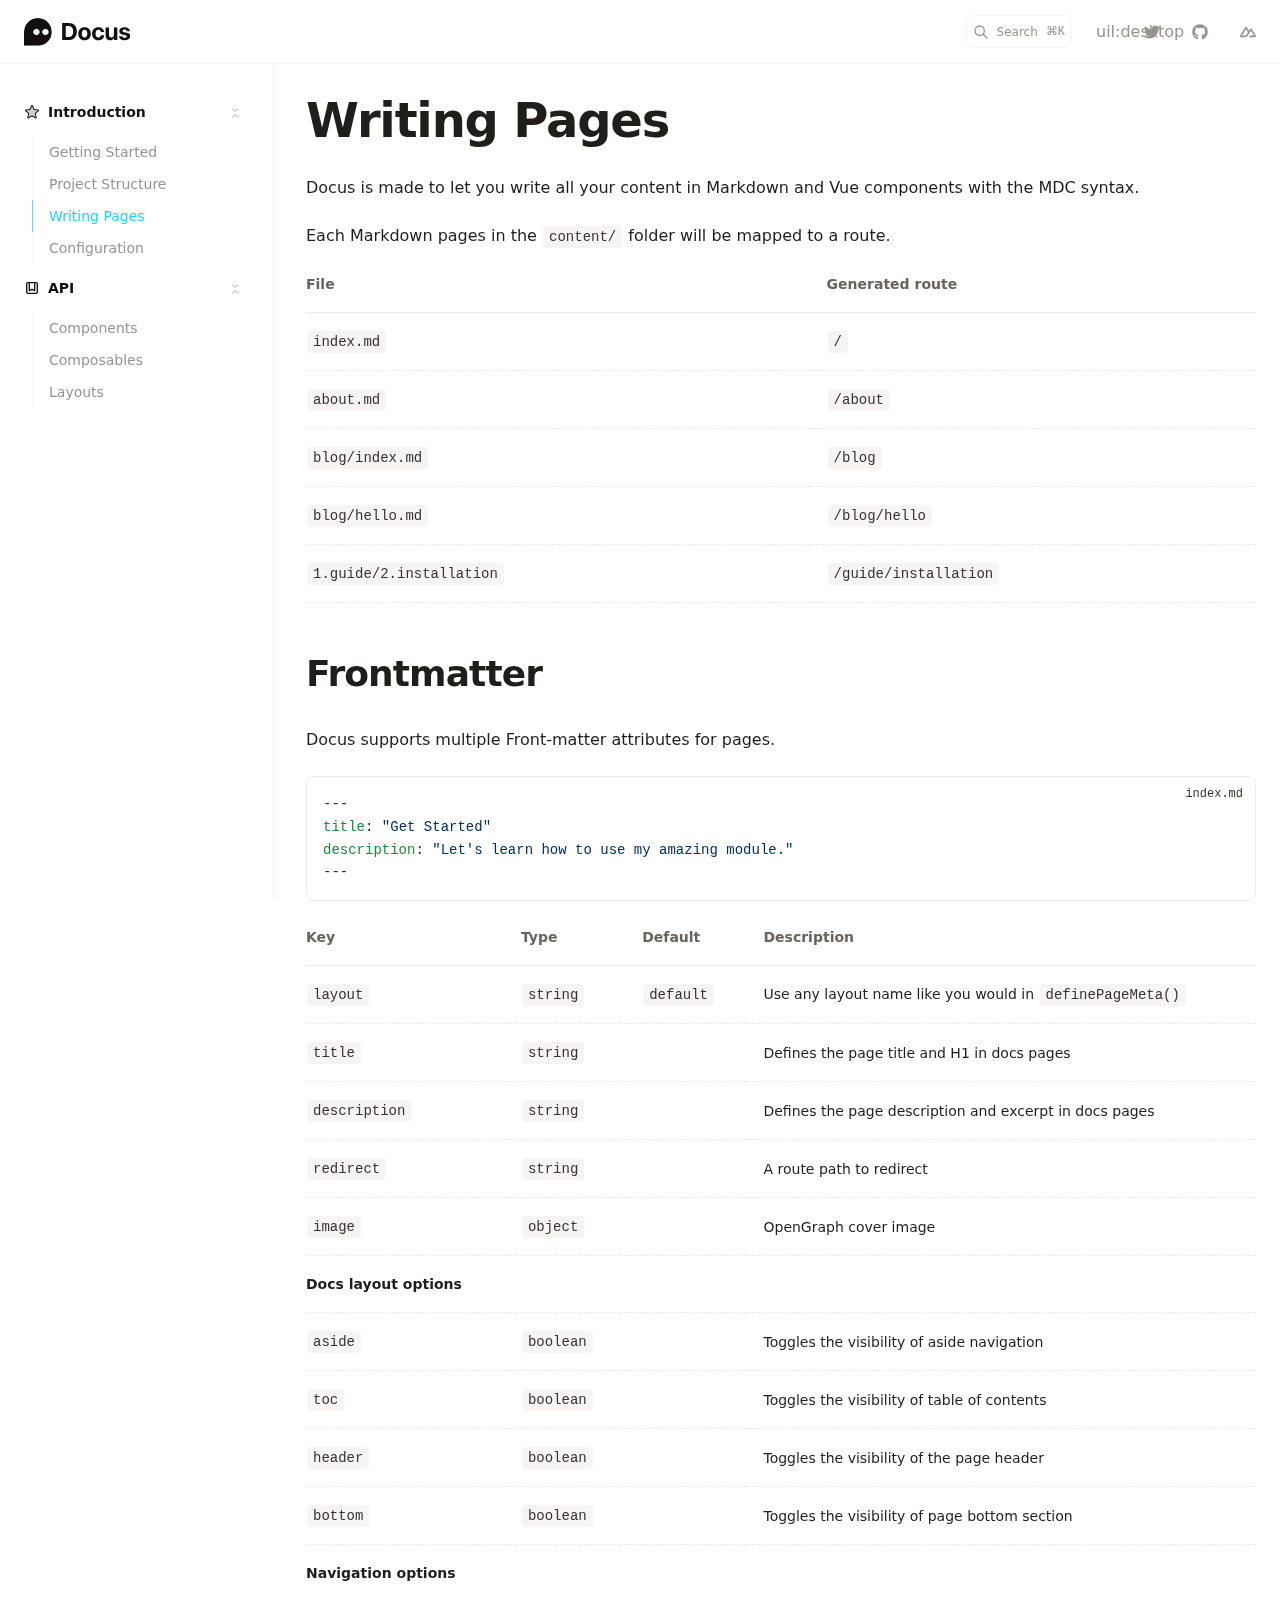
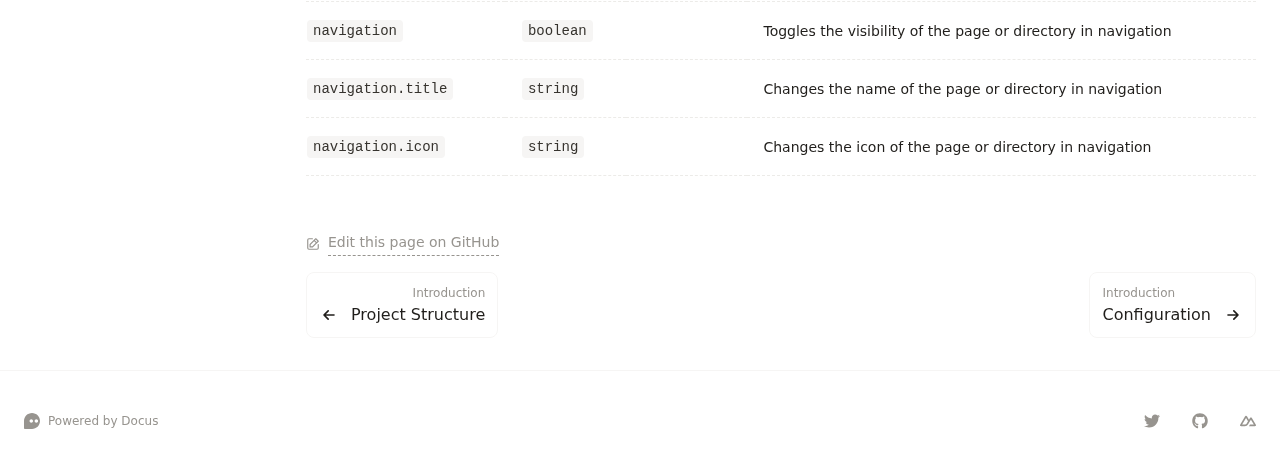
<file: introduction/writing-pages/index.html>
<!DOCTYPE html>
<html  lang="en">
<head><meta charset="utf-8">
<meta name="viewport" content="width=device-width, initial-scale=1">
<title>Writing Pages · Docus</title>
<meta name="twitter:card" content="summary_large_image">
<meta property="og:image" content="https://user-images.githubusercontent.com/904724/185365452-87b7ca7b-6030-4813-a2db-5e65c785bf88.png">
<meta property="og:title" content="Writing Pages">
<meta name="description" content="Docus is made to let you write all your content in Markdown and Vue components with the MDC syntax.">
<meta property="og:description" content="Docus is made to let you write all your content in Markdown and Vue components with the MDC syntax.">
<link rel="preload" as="fetch" crossorigin="anonymous" href="/introduction/writing-pages/_payload.json">
<link rel="stylesheet" href="/_nuxt/entry.6cc58107.css">
<link rel="stylesheet" href="/_nuxt/DocumentDrivenNotFound.af012ce0.css">
<link rel="stylesheet" href="/_nuxt/ButtonLink.6e4a7927.css">
<link rel="stylesheet" href="/_nuxt/DocsPageLayout.6682f74d.css">
<link rel="stylesheet" href="/_nuxt/DocsAside.5a795108.css">
<link rel="stylesheet" href="/_nuxt/ProseCodeInline.873c7ac7.css">
<link rel="stylesheet" href="/_nuxt/Alert.eca11227.css">
<link rel="stylesheet" href="/_nuxt/DocsPageBottom.c7f58d4e.css">
<link rel="stylesheet" href="/_nuxt/ProseA.baee409d.css">
<link rel="stylesheet" href="/_nuxt/DocsPrevNext.94f1d1c1.css">
<link rel="stylesheet" href="/_nuxt/DocsToc.fca01843.css">
<link rel="stylesheet" href="/_nuxt/DocsTocLinks.3e78ae3f.css">
<link rel="stylesheet" href="/_nuxt/ProseH1.6d63403c.css">
<link rel="stylesheet" href="/_nuxt/ProseP.b99f89cd.css">
<link rel="stylesheet" href="/_nuxt/ProseTable.d34ed667.css">
<link rel="stylesheet" href="/_nuxt/ProseThead.01a5506b.css">
<link rel="stylesheet" href="/_nuxt/ProseTr.a14ca635.css">
<link rel="stylesheet" href="/_nuxt/ProseTh.f6b542b5.css">
<link rel="stylesheet" href="/_nuxt/ProseTd.0e1894f1.css">
<link rel="stylesheet" href="/_nuxt/ProseH2.3a63b076.css">
<link rel="stylesheet" href="/_nuxt/ProsePre.e63e49c6.css">
<link rel="stylesheet" href="/_nuxt/ProseCode.585625f1.css">
<link rel="stylesheet" href="/_nuxt/ProseStrong.b01d4b3b.css">
<link rel="modulepreload" as="script" crossorigin href="/_nuxt/entry.ba9ba8df.js">
<link rel="modulepreload" as="script" crossorigin href="/_nuxt/document-driven.7380fb23.js">
<link rel="modulepreload" as="script" crossorigin href="/_nuxt/DocumentDrivenEmpty.0dd77724.js">
<link rel="modulepreload" as="script" crossorigin href="/_nuxt/ContentRenderer.5d9cb8fe.js">
<link rel="modulepreload" as="script" crossorigin href="/_nuxt/ContentRendererMarkdown.vue.f2c2a1e3.js">
<link rel="modulepreload" as="script" crossorigin href="/_nuxt/DocumentDrivenNotFound.bcde394b.js">
<link rel="modulepreload" as="script" crossorigin href="/_nuxt/ButtonLink.459bdceb.js">
<link rel="modulepreload" as="script" crossorigin href="/_nuxt/slot.a5e79efa.js">
<link rel="modulepreload" as="script" crossorigin href="/_nuxt/node.9352fcfb.js">
<link rel="modulepreload" as="script" crossorigin href="/_nuxt/IconDocus.0c3b2c2b.js">
<link rel="modulepreload" as="script" crossorigin href="/_nuxt/default.45672e6a.js">
<link rel="modulepreload" as="script" crossorigin href="/_nuxt/DocsPageLayout.7a2e0463.js">
<link rel="modulepreload" as="script" crossorigin href="/_nuxt/DocsAside.e89ee922.js">
<link rel="modulepreload" as="script" crossorigin href="/_nuxt/ProseCodeInline.55cb0b6f.js">
<link rel="modulepreload" as="script" crossorigin href="/_nuxt/Alert.9dfae116.js">
<link rel="modulepreload" as="script" crossorigin href="/_nuxt/DocsPageBottom.195b49d3.js">
<link rel="modulepreload" as="script" crossorigin href="/_nuxt/ProseA.114e9ee0.js">
<link rel="modulepreload" as="script" crossorigin href="/_nuxt/EditOnLink.vue.666b50b5.js">
<link rel="modulepreload" as="script" crossorigin href="/_nuxt/DocsPrevNext.2e26e772.js">
<link rel="modulepreload" as="script" crossorigin href="/_nuxt/DocsToc.22716d8e.js">
<link rel="modulepreload" as="script" crossorigin href="/_nuxt/DocsTocLinks.ea1ce1dc.js">
<link rel="modulepreload" as="script" crossorigin href="/_nuxt/ContentRendererMarkdown.0bf8ce5b.js">
<link rel="modulepreload" as="script" crossorigin href="/_nuxt/EditOnLink.e0f5381c.js">
<link rel="modulepreload" as="script" crossorigin href="/_nuxt/ProseH1.f77b5700.js">
<link rel="modulepreload" as="script" crossorigin href="/_nuxt/ProseP.0fd8a478.js">
<link rel="modulepreload" as="script" crossorigin href="/_nuxt/ProseTable.e412f80f.js">
<link rel="modulepreload" as="script" crossorigin href="/_nuxt/ProseThead.2046ad01.js">
<link rel="modulepreload" as="script" crossorigin href="/_nuxt/ProseTr.d2dac91a.js">
<link rel="modulepreload" as="script" crossorigin href="/_nuxt/ProseTh.159b8e32.js">
<link rel="modulepreload" as="script" crossorigin href="/_nuxt/ProseTbody.85308eff.js">
<link rel="modulepreload" as="script" crossorigin href="/_nuxt/ProseTd.d1a9ea54.js">
<link rel="modulepreload" as="script" crossorigin href="/_nuxt/ProseH2.e6429991.js">
<link rel="modulepreload" as="script" crossorigin href="/_nuxt/ProsePre.a2b80532.js">
<link rel="modulepreload" as="script" crossorigin href="/_nuxt/ProseCode.c88f7fe3.js">
<link rel="modulepreload" as="script" crossorigin href="/_nuxt/ProseStrong.7c853756.js">
<link rel="prefetch" as="style" href="/_nuxt/page.81b716c6.css">
<link rel="prefetch" as="script" crossorigin href="/_nuxt/page.5c88c07e.js">
<link rel="prefetch" as="script" crossorigin href="/_nuxt/client-db.51690782.js">
<link rel="prefetch" as="script" crossorigin href="/_nuxt/debug.fa407af6.js">
<link rel="prefetch" as="style" href="/_nuxt/useStudio.26f36220.css">
<link rel="prefetch" as="script" crossorigin href="/_nuxt/useStudio.ddf19fc9.js">
<link rel="prefetch" as="style" href="/_nuxt/error-404.7910d5ca.css">
<link rel="prefetch" as="script" crossorigin href="/_nuxt/error-404.73be8771.js">
<link rel="prefetch" as="style" href="/_nuxt/error-500.1db01289.css">
<link rel="prefetch" as="script" crossorigin href="/_nuxt/error-500.b16a9194.js">
<script type="module" src="/_nuxt/entry.ba9ba8df.js" crossorigin></script><style id="pinceau-runtime-hydratable">@media{.phy[--]{--puid:-fd1rc-v;}.pv-J3_76k{padding-left:var(--elements-container-padding-mobile);padding-right:var(--elements-container-padding-mobile);}@media (min-width: 475px){.pv-J3_76k{padding-left:var(--elements-container-padding-xs);padding-right:var(--elements-container-padding-xs);}}@media (min-width: 640px){.pv-J3_76k{padding-left:var(--elements-container-padding-sm);padding-right:var(--elements-container-padding-sm);}}@media (min-width: 768px){.pv-J3_76k{padding-left:var(--elements-container-padding-md);padding-right:var(--elements-container-padding-md);}}} @media{.phy[--]{--puid:i0RTGU-v;}.pv-Ri3uq_{max-width:var(--elements-container-maxWidth);padding-left:var(--elements-container-padding-mobile);padding-right:var(--elements-container-padding-mobile);}@media (min-width: 475px){.pv-Ri3uq_{padding-left:var(--elements-container-padding-xs);padding-right:var(--elements-container-padding-xs);}}@media (min-width: 640px){.pv-Ri3uq_{padding-left:var(--elements-container-padding-sm);padding-right:var(--elements-container-padding-sm);}}@media (min-width: 768px){.pv-Ri3uq_{padding-left:var(--elements-container-padding-md);padding-right:var(--elements-container-padding-md);}}} </style><style id="pinceau-theme">@media { :root {--pinceau-mq: initial; --docus-search-results-highlight-color: white;--docus-search-results-window-maxHeight: 100%;--docus-search-results-window-maxWidth: 640px;--docus-search-results-window-marginTop: 0;--docus-search-input-borderStyle: solid;--docus-search-input-borderWidth: 1px;--docus-search-backdropFilter: blur(24px);--docus-loadingBar-gradientColorStop3: #0047e1;--docus-loadingBar-gradientColorStop2: #34cdfe;--docus-loadingBar-gradientColorStop1: #00dc82;--docus-loadingBar-height: 3px;--docus-readableLine: 78ch;--docus-footer-height: 145px;--docus-header-height: 64px;--prose-code-inline-padding: 0.2rem 0.375rem 0.2rem 0.375rem;--prose-code-block-backdropFilter: contrast(1);--prose-code-block-border-style: solid;--prose-code-block-border-width: 1px;--prose-tbody-tr-borderBottom-style: dashed;--prose-tbody-tr-borderBottom-width: 1px;--prose-th-textAlign: inherit;--prose-thead-borderBottom-style: solid;--prose-thead-borderBottom-width: 1px;--prose-thead-border-style: solid;--prose-thead-border-width: 0px;--prose-table-textAlign: start;--prose-hr-width: 1px;--prose-hr-style: solid;--prose-li-listStylePosition: outside;--prose-ol-li-markerColor: currentColor;--prose-ol-paddingInlineStart: 21px;--prose-ol-listStyleType: decimal;--prose-ul-li-markerColor: currentColor;--prose-ul-paddingInlineStart: 21px;--prose-ul-listStyleType: disc;--prose-blockquote-border-style: solid;--prose-blockquote-border-width: 4px;--prose-blockquote-quotes: '201C' '201D' '2018' '2019';--prose-blockquote-paddingInlineStart: 24px;--prose-a-code-color-hover: currentColor;--prose-a-code-color-static: currentColor;--prose-a-hasCode-borderBottom: none;--prose-a-border-distance: 2px;--prose-a-border-color-hover: currentColor;--prose-a-border-color-static: currentColor;--prose-a-border-style-hover: solid;--prose-a-border-style-static: dashed;--prose-a-border-width: 1px;--prose-a-color-static: inherit;--prose-a-textDecoration: none;--prose-h6-margin: 3rem 0 2rem;--prose-h5-margin: 3rem 0 2rem;--prose-h4-margin: 3rem 0 2rem;--prose-h3-margin: 3rem 0 2rem;--prose-h2-margin: 3rem 0 2rem;--prose-h1-margin: 0 0 2rem;--typography-lead-loose: 2;--typography-lead-relaxed: 1.625;--typography-lead-normal: 1.5;--typography-lead-snug: 1.375;--typography-lead-tight: 1.25;--typography-lead-none: 1;--typography-lead-10: 2.5rem;--typography-lead-9: 2.25rem;--typography-lead-8: 2rem;--typography-lead-7: 1.75rem;--typography-lead-6: 1.5rem;--typography-lead-5: 1.25rem;--typography-lead-4: 1rem;--typography-lead-3: .75rem;--typography-lead-2: .5rem;--typography-lead-1: .025rem;--typography-fontWeight-black: 900;--typography-fontWeight-extrabold: 800;--typography-fontWeight-bold: 700;--typography-fontWeight-semibold: 600;--typography-fontWeight-medium: 500;--typography-fontWeight-normal: 400;--typography-fontWeight-light: 300;--typography-fontWeight-extralight: 200;--typography-fontWeight-thin: 100;--typography-fontSize-9xl: 128px;--typography-fontSize-8xl: 96px;--typography-fontSize-7xl: 72px;--typography-fontSize-6xl: 60px;--typography-fontSize-5xl: 48px;--typography-fontSize-4xl: 36px;--typography-fontSize-3xl: 30px;--typography-fontSize-2xl: 24px;--typography-fontSize-xl: 20px;--typography-fontSize-lg: 18px;--typography-fontSize-base: 16px;--typography-fontSize-sm: 14px;--typography-fontSize-xs: 12px;--typography-letterSpacing-wide: 0.025em;--typography-letterSpacing-tight: -0.025em;--typography-verticalMargin-base: 24px;--typography-verticalMargin-sm: 16px;--elements-border-secondary-hover: [object Object];--elements-backdrop-background: #fffc;--elements-backdrop-filter: saturate(200%) blur(20px);--elements-container-maxWidth: 80rem;--lead-loose: 2;--lead-relaxed: 1.625;--lead-normal: 1.5;--lead-snug: 1.375;--lead-tight: 1.25;--lead-none: 1;--lead-10: 2.5rem;--lead-9: 2.25rem;--lead-8: 2rem;--lead-7: 1.75rem;--lead-6: 1.5rem;--lead-5: 1.25rem;--lead-4: 1rem;--lead-3: .75rem;--lead-2: .5rem;--lead-1: .025rem;--letterSpacing-widest: 0.1em;--letterSpacing-wider: 0.05em;--letterSpacing-wide: 0.025em;--letterSpacing-normal: 0em;--letterSpacing-tight: -0.025em;--letterSpacing-tighter: -0.05em;--fontSize-9xl: 8rem;--fontSize-8xl: 6rem;--fontSize-7xl: 4.5rem;--fontSize-6xl: 3.75rem;--fontSize-5xl: 3rem;--fontSize-4xl: 2.25rem;--fontSize-3xl: 1.875rem;--fontSize-2xl: 1.5rem;--fontSize-xl: 1.25rem;--fontSize-lg: 1.125rem;--fontSize-base: 1rem;--fontSize-sm: 0.875rem;--fontSize-xs: 0.75rem;--fontWeight-black: 900;--fontWeight-extrabold: 800;--fontWeight-bold: 700;--fontWeight-semibold: 600;--fontWeight-medium: 500;--fontWeight-normal: 400;--fontWeight-light: 300;--fontWeight-extralight: 200;--fontWeight-thin: 100;--font-mono: ui-monospace, SFMono-Regular, Menlo, Monaco, Consolas, Liberation Mono, Courier New, monospace;--font-serif: ui-serif, Georgia, Cambria, Times New Roman, Times, serif;--font-sans: ui-sans-serif, system-ui, -apple-system, BlinkMacSystemFont, Segoe UI, Roboto, Helvetica Neue, Arial, Noto Sans, sans-serif, Apple Color Emoji, Segoe UI Emoji, Segoe UI Symbol, Noto Color Emoji;--opacity-total: 1;--opacity-high: 0.8;--opacity-medium: 0.5;--opacity-soft: 0.3;--opacity-light: 0.15;--opacity-bright: 0.1;--opacity-noOpacity: 0;--borderWidth-lg: 3px;--borderWidth-md: 2px;--borderWidth-sm: 1px;--borderWidth-noBorder: 0;--space-rem-875: 0.875rem;--space-rem-625: 0.625rem;--space-rem-375: 0.375rem;--space-rem-125: 0.125rem;--space-px: 1px;--space-128: 32rem;--space-96: 24rem;--space-80: 20rem;--space-72: 18rem;--space-64: 16rem;--space-60: 15rem;--space-56: 14rem;--space-52: 13rem;--space-48: 12rem;--space-44: 11rem;--space-40: 10rem;--space-36: 9rem;--space-32: 8rem;--space-28: 7rem;--space-24: 6rem;--space-20: 5rem;--space-16: 4rem;--space-14: 3.5rem;--space-12: 3rem;--space-11: 2.75rem;--space-10: 2.5rem;--space-9: 2.25rem;--space-8: 2rem;--space-7: 1.75rem;--space-6: 1.5rem;--space-5: 1.25rem;--space-4: 1rem;--space-3: 0.75rem;--space-2: 0.5rem;--space-1: 0.25rem;--space-0: 0px;--size-full: 100%;--size-7xl: 80rem;--size-6xl: 72rem;--size-5xl: 64rem;--size-4xl: 56rem;--size-3xl: 48rem;--size-2xl: 42rem;--size-xl: 36rem;--size-lg: 32rem;--size-md: 28rem;--size-sm: 24rem;--size-xs: 20rem;--size-200: 200px;--size-104: 104px;--size-80: 80px;--size-64: 64px;--size-56: 56px;--size-48: 48px;--size-40: 40px;--size-32: 32px;--size-24: 24px;--size-20: 20px;--size-16: 16px;--size-12: 12px;--size-8: 8px;--size-6: 6px;--size-4: 4px;--size-2: 2px;--size-0: 0px;--radii-full: 9999px;--radii-3xl: 1.75rem;--radii-2xl: 1.5rem;--radii-xl: 1rem;--radii-lg: 0.75rem;--radii-md: 0.5rem;--radii-sm: 0.375rem;--radii-xs: 0.25rem;--radii-2xs: 0.125rem;--radii-none: 0px;--shadow-none: 0px 0px 0px 0px transparent;--height-screen: 100vh;--width-screen: 100vw;--color-primary-900: #001A1F;--color-primary-800: #00232B;--color-primary-700: #024757;--color-primary-600: #09A0C1;--color-primary-500: #1AD6FF;--color-primary-400: #55E1FF;--color-primary-300: #82E3FF;--color-primary-200: #C5F2FF;--color-primary-100: #DCF7FF;--color-primary-50: #F1FCFF;--color-ruby-900: #380011;--color-ruby-800: #700021;--color-ruby-700: #a90032;--color-ruby-600: #e10043;--color-ruby-500: #ff1a5e;--color-ruby-400: #ff4079;--color-ruby-300: #ff6694;--color-ruby-200: #ff8dae;--color-ruby-100: #ffb3c9;--color-ruby-50: #ffd9e4;--color-pink-900: #380025;--color-pink-800: #70004b;--color-pink-700: #a90070;--color-pink-600: #e10095;--color-pink-500: #ff1ab2;--color-pink-400: #ff40bf;--color-pink-300: #ff66cc;--color-pink-200: #ff8dd8;--color-pink-100: #ffb3e5;--color-pink-50: #ffd9f2;--color-purple-900: #190038;--color-purple-800: #330070;--color-purple-700: #4c00a9;--color-purple-600: #6500e1;--color-purple-500: #811aff;--color-purple-400: #9640ff;--color-purple-300: #ab66ff;--color-purple-200: #c08dff;--color-purple-100: #d5b3ff;--color-purple-50: #ead9ff;--color-royalblue-900: #0b0531;--color-royalblue-800: #160a62;--color-royalblue-700: #211093;--color-royalblue-600: #2c15c4;--color-royalblue-500: #4127e8;--color-royalblue-400: #614bec;--color-royalblue-300: #806ff0;--color-royalblue-200: #a093f3;--color-royalblue-100: #c0b7f7;--color-royalblue-50: #dfdbfb;--color-indigoblue-900: #001238;--color-indigoblue-800: #002370;--color-indigoblue-700: #0035a9;--color-indigoblue-600: #0047e1;--color-indigoblue-500: #1a62ff;--color-indigoblue-400: #407cff;--color-indigoblue-300: #6696ff;--color-indigoblue-200: #8db0ff;--color-indigoblue-100: #b3cbff;--color-indigoblue-50: #d9e5ff;--color-blue-900: #00131D;--color-blue-800: #002235;--color-blue-700: #014267;--color-blue-600: #0069A6;--color-blue-500: #1AADFF;--color-blue-400: #64C7FF;--color-blue-300: #A1DDFF;--color-blue-200: #C6EAFF;--color-blue-100: #DFF3FF;--color-blue-50: #F2FAFF;--color-lightblue-900: #002e38;--color-lightblue-800: #005c70;--color-lightblue-700: #008aa9;--color-lightblue-600: #00b9e1;--color-lightblue-500: #1ad6ff;--color-lightblue-400: #40ddff;--color-lightblue-300: #66e4ff;--color-lightblue-200: #8deaff;--color-lightblue-100: #b3f1ff;--color-lightblue-50: #d9f8ff;--color-teal-900: #062a28;--color-teal-800: #0b544f;--color-teal-700: #117d77;--color-teal-600: #16a79e;--color-teal-500: #1cd1c6;--color-teal-400: #36e4da;--color-teal-300: #5fe9e1;--color-teal-200: #87efe9;--color-teal-100: #aff4f0;--color-teal-50: #d7faf8;--color-pear-900: #2a2b09;--color-pear-800: #545512;--color-pear-700: #7e801b;--color-pear-600: #a8aa24;--color-pear-500: #d0d32f;--color-pear-400: #d8da52;--color-pear-300: #e0e274;--color-pear-200: #e8e997;--color-pear-100: #eff0ba;--color-pear-50: #f7f8dc;--color-red-900: #1C0301;--color-red-800: #340A01;--color-red-700: #701704;--color-red-600: #BB2402;--color-red-500: #FF3B10;--color-red-400: #FF7353;--color-red-300: #FFA692;--color-red-200: #FFDED7;--color-red-100: #FFF3F0;--color-red-50: #FFF9F8;--color-orange-900: #381800;--color-orange-800: #702f00;--color-orange-700: #a94700;--color-orange-600: #e15e00;--color-orange-500: #ff7a1a;--color-orange-400: #ff9040;--color-orange-300: #ffa666;--color-orange-200: #ffbd8d;--color-orange-100: #ffd3b3;--color-orange-50: #ffe9d9;--color-yellow-900: #1B1500;--color-yellow-800: #292100;--color-yellow-700: #614E02;--color-yellow-600: #CBA408;--color-yellow-500: #FBCA05;--color-yellow-400: #FFDC4E;--color-yellow-300: #FFE372;--color-yellow-200: #FFF0B1;--color-yellow-100: #FFF6D3;--color-yellow-50: #FFFCEE;--color-green-900: #00190F;--color-green-800: #002817;--color-green-700: #006037;--color-green-600: #00B467;--color-green-500: #0DD885;--color-green-400: #3CEEA5;--color-green-300: #86FBCB;--color-green-200: #C3FFE6;--color-green-100: #DEFFF1;--color-green-50: #ECFFF7;--color-gray-900: #121110;--color-gray-800: #201E1B;--color-gray-700: #36332E;--color-gray-600: #67635D;--color-gray-500: #97948F;--color-gray-400: #ADA9A4;--color-gray-300: #DBD9D3;--color-gray-200: #ECEBE8;--color-gray-100: #F6F5F4;--color-gray-50: #FBFBFB;--color-black: #0B0A0A;--color-white: #ffffff;--media-portrait: only screen and (orientation: portrait);--media-landscape: only screen and (orientation: landscape);--media-rm: (prefers-reduced-motion: reduce);--media-2xl: (min-width: 1536px);--media-xl: (min-width: 1280px);--media-lg: (min-width: 1024px);--media-md: (min-width: 768px);--media-sm: (min-width: 640px);--media-xs: (min-width: 475px);--docus-search-results-highlight-backgroundColor: var(--color-primary-500);--docus-search-results-selected-backgroundColor: var(--color-gray-300);--docus-search-results-window-borderRadius: none;--docus-search-results-window-marginX: 0;--docus-search-input-backgroundColor: var(--color-gray-200);--docus-search-input-padding: var(--space-2) var(--space-4);--docus-search-input-gap: var(--space-2);--docus-search-input-fontSize: var(--fontSize-sm);--docus-search-input-borderColor: var(--color-gray-200);--docus-search-input-borderRadius: var(--radii-2xs);--docus-footer-padding: var(--space-4) 0;--docus-header-title-color-hover: var(--color-primary-500);--docus-header-title-color-static: var(--color-gray-900);--docus-header-title-fontWeight: var(--fontWeight-bold);--docus-header-title-fontSize: var(--fontSize-2xl);--docus-header-logo-height: var(--space-6);--docus-body-fontFamily: var(--font-sans);--docus-body-color: var(--color-gray-800);--docus-body-backgroundColor: var(--color-white);--prose-code-inline-fontWeight: var(--typography-fontWeight-normal);--prose-code-inline-fontSize: var(--typography-fontSize-sm);--prose-code-inline-borderRadius: var(--radii-xs);--prose-code-block-pre-padding: var(--typography-verticalMargin-sm);--prose-code-block-margin: var(--typography-verticalMargin-base) 0;--prose-code-block-fontSize: var(--typography-fontSize-sm);--prose-tbody-code-inline-fontSize: var(--typography-fontSize-sm);--prose-tbody-td-padding: var(--typography-verticalMargin-sm);--prose-th-fontWeight: var(--typography-fontWeight-semibold);--prose-th-padding: 0 var(--typography-verticalMargin-sm) var(--typography-verticalMargin-sm) var(--typography-verticalMargin-sm);--prose-table-lineHeight: var(--typography-lead-6);--prose-table-fontSize: var(--typography-fontSize-sm);--prose-table-margin: var(--typography-verticalMargin-base) 0;--prose-hr-margin: var(--typography-verticalMargin-base) 0;--prose-li-margin: var(--typography-verticalMargin-sm) 0;--prose-ol-margin: var(--typography-verticalMargin-base) 0;--prose-ul-margin: var(--typography-verticalMargin-base) 0;--prose-blockquote-margin: var(--typography-verticalMargin-base) 0;--prose-a-code-border-style: var(--prose-a-border-style-static);--prose-a-code-border-width: var(--prose-a-border-width);--prose-a-fontWeight: var(--typography-fontWeight-medium);--prose-img-margin: var(--typography-verticalMargin-base) 0;--prose-strong-fontWeight: var(--typography-fontWeight-semibold);--prose-h6-iconSize: var(--typography-fontSize-base);--prose-h6-fontWeight: var(--typography-fontWeight-semibold);--prose-h6-lineHeight: var(--typography-lead-normal);--prose-h6-fontSize: var(--typography-fontSize-lg);--prose-h5-iconSize: var(--typography-fontSize-lg);--prose-h5-fontWeight: var(--typography-fontWeight-semibold);--prose-h5-lineHeight: var(--typography-lead-snug);--prose-h5-fontSize: var(--typography-fontSize-xl);--prose-h4-iconSize: var(--typography-fontSize-lg);--prose-h4-letterSpacing: var(--typography-letterSpacing-tight);--prose-h4-fontWeight: var(--typography-fontWeight-semibold);--prose-h4-lineHeight: var(--typography-lead-snug);--prose-h4-fontSize: var(--typography-fontSize-2xl);--prose-h3-iconSize: var(--typography-fontSize-xl);--prose-h3-letterSpacing: var(--typography-letterSpacing-tight);--prose-h3-fontWeight: var(--typography-fontWeight-semibold);--prose-h3-lineHeight: var(--typography-lead-snug);--prose-h3-fontSize: var(--typography-fontSize-3xl);--prose-h2-iconSize: var(--typography-fontSize-2xl);--prose-h2-letterSpacing: var(--typography-letterSpacing-tight);--prose-h2-fontWeight: var(--typography-fontWeight-semibold);--prose-h2-lineHeight: var(--typography-lead-tight);--prose-h2-fontSize: var(--typography-fontSize-4xl);--prose-h1-iconSize: var(--typography-fontSize-3xl);--prose-h1-letterSpacing: var(--typography-letterSpacing-tight);--prose-h1-fontWeight: var(--typography-fontWeight-bold);--prose-h1-lineHeight: var(--typography-lead-tight);--prose-h1-fontSize: var(--typography-fontSize-5xl);--prose-p-br-margin: var(--typography-verticalMargin-base) 0 0 0;--prose-p-margin: var(--typography-verticalMargin-base) 0;--prose-p-lineHeight: var(--typography-lead-normal);--prose-p-fontSize: var(--typography-fontSize-base);--typography-color-secondary-900: var(--color-gray-900);--typography-color-secondary-800: var(--color-gray-800);--typography-color-secondary-700: var(--color-gray-700);--typography-color-secondary-600: var(--color-gray-600);--typography-color-secondary-500: var(--color-gray-500);--typography-color-secondary-400: var(--color-gray-400);--typography-color-secondary-300: var(--color-gray-300);--typography-color-secondary-200: var(--color-gray-200);--typography-color-secondary-100: var(--color-gray-100);--typography-color-secondary-50: var(--color-gray-50);--typography-color-primary-900: var(--color-primary-900);--typography-color-primary-800: var(--color-primary-800);--typography-color-primary-700: var(--color-primary-700);--typography-color-primary-600: var(--color-primary-600);--typography-color-primary-500: var(--color-primary-500);--typography-color-primary-400: var(--color-primary-400);--typography-color-primary-300: var(--color-primary-300);--typography-color-primary-200: var(--color-primary-200);--typography-color-primary-100: var(--color-primary-100);--typography-color-primary-50: var(--color-primary-50);--typography-font-code: var(--font-mono);--typography-font-body: var(--font-sans);--typography-font-display: var(--font-sans);--typography-body-backgroundColor: var(--color-white);--typography-body-color: var(--color-black);--elements-state-danger-borderColor-secondary: var(--color-red-200);--elements-state-danger-borderColor-primary: var(--color-red-100);--elements-state-danger-backgroundColor-secondary: var(--color-red-100);--elements-state-danger-backgroundColor-primary: var(--color-red-50);--elements-state-danger-color-secondary: var(--color-red-600);--elements-state-danger-color-primary: var(--color-red-500);--elements-state-warning-borderColor-secondary: var(--color-yellow-200);--elements-state-warning-borderColor-primary: var(--color-yellow-100);--elements-state-warning-backgroundColor-secondary: var(--color-yellow-100);--elements-state-warning-backgroundColor-primary: var(--color-yellow-50);--elements-state-warning-color-secondary: var(--color-yellow-700);--elements-state-warning-color-primary: var(--color-yellow-600);--elements-state-success-borderColor-secondary: var(--color-green-200);--elements-state-success-borderColor-primary: var(--color-green-100);--elements-state-success-backgroundColor-secondary: var(--color-green-100);--elements-state-success-backgroundColor-primary: var(--color-green-50);--elements-state-success-color-secondary: var(--color-green-600);--elements-state-success-color-primary: var(--color-green-500);--elements-state-info-borderColor-secondary: var(--color-blue-200);--elements-state-info-borderColor-primary: var(--color-blue-100);--elements-state-info-backgroundColor-secondary: var(--color-blue-100);--elements-state-info-backgroundColor-primary: var(--color-blue-50);--elements-state-info-color-secondary: var(--color-blue-600);--elements-state-info-color-primary: var(--color-blue-500);--elements-state-primary-borderColor-secondary: var(--color-primary-200);--elements-state-primary-borderColor-primary: var(--color-primary-100);--elements-state-primary-backgroundColor-secondary: var(--color-primary-100);--elements-state-primary-backgroundColor-primary: var(--color-primary-50);--elements-state-primary-color-secondary: var(--color-primary-700);--elements-state-primary-color-primary: var(--color-primary-600);--elements-surface-secondary-backgroundColor: var(--color-gray-200);--elements-surface-primary-backgroundColor: var(--color-gray-100);--elements-surface-background-base: var(--color-gray-100);--elements-border-secondary-static: var(--color-gray-200);--elements-border-primary-hover: var(--color-gray-200);--elements-border-primary-static: var(--color-gray-100);--elements-container-padding-md: var(--space-6);--elements-container-padding-sm: var(--space-6);--elements-container-padding-xs: var(--space-4);--elements-container-padding-mobile: var(--space-4);--elements-text-secondary-color-hover: var(--color-gray-700);--elements-text-secondary-color-static: var(--color-gray-500);--elements-text-primary-color-static: var(--color-gray-900);--text-6xl-lineHeight: var(--lead-none);--text-6xl-fontSize: var(--fontSize-6xl);--text-5xl-lineHeight: var(--lead-none);--text-5xl-fontSize: var(--fontSize-5xl);--text-4xl-lineHeight: var(--lead-10);--text-4xl-fontSize: var(--fontSize-4xl);--text-3xl-lineHeight: var(--lead-9);--text-3xl-fontSize: var(--fontSize-3xl);--text-2xl-lineHeight: var(--lead-8);--text-2xl-fontSize: var(--fontSize-2xl);--text-xl-lineHeight: var(--lead-7);--text-xl-fontSize: var(--fontSize-xl);--text-lg-lineHeight: var(--lead-7);--text-lg-fontSize: var(--fontSize-lg);--text-base-lineHeight: var(--lead-6);--text-base-fontSize: var(--fontSize-base);--text-sm-lineHeight: var(--lead-5);--text-sm-fontSize: var(--fontSize-sm);--text-xs-lineHeight: var(--lead-4);--text-xs-fontSize: var(--fontSize-xs);--color-shadow: var(--color-gray-400);--color-secondary-900: var(--color-gray-900);--color-secondary-800: var(--color-gray-800);--color-secondary-700: var(--color-gray-700);--color-secondary-600: var(--color-gray-600);--color-secondary-500: var(--color-gray-500);--color-secondary-400: var(--color-gray-400);--color-secondary-300: var(--color-gray-300);--color-secondary-200: var(--color-gray-200);--color-secondary-100: var(--color-gray-100);--color-secondary-50: var(--color-gray-50);--prose-code-inline-backgroundColor: var(--typography-color-secondary-100);--prose-code-inline-color: var(--typography-color-secondary-700);--prose-code-block-backgroundColor: var(--typography-color-secondary-100);--prose-code-block-color: var(--typography-color-secondary-700);--prose-code-block-border-color: var(--typography-color-secondary-200);--prose-tbody-tr-borderBottom-color: var(--typography-color-secondary-200);--prose-th-color: var(--typography-color-secondary-600);--prose-thead-borderBottom-color: var(--typography-color-secondary-200);--prose-thead-border-color: var(--typography-color-secondary-300);--prose-hr-color: var(--typography-color-secondary-200);--prose-blockquote-border-color: var(--typography-color-secondary-200);--prose-blockquote-color: var(--typography-color-secondary-500);--prose-a-code-background-hover: var(--typography-color-primary-50);--prose-a-code-border-color-hover: var(--typography-color-primary-500);--prose-a-code-border-color-static: var(--typography-color-secondary-400);--prose-a-color-hover: var(--typography-color-primary-500);--shadow-2xl: 0px 25px 50px -12px var(--color-shadow);--shadow-xl: 0px 20px 25px -5px var(--color-shadow), 0px 8px 10px -6px var(--color-shadow);--shadow-lg: 0px 10px 15px -3px var(--color-shadow), 0px 4px 6px -4px var(--color-shadow);--shadow-md: 0px 4px 6px -1px var(--color-shadow), 0px 2px 4px -2px var(--color-shadow);--shadow-sm: 0px 1px 3px 0px var(--color-shadow), 0px 1px 2px -1px var(--color-shadow);--shadow-xs: 0px 1px 2px 0px var(--color-shadow); } }@media { :root.dark {--pinceau-mq: dark; --prose-code-block-backdropFilter: contrast(1);--prose-ol-li-markerColor: currentColor;--prose-ul-li-markerColor: currentColor;--prose-a-code-color-hover: currentColor;--prose-a-code-color-static: currentColor;--prose-a-border-color-hover: currentColor;--prose-a-border-color-static: currentColor;--prose-a-color-static: inherit;--elements-backdrop-background: #0c0d0ccc;--docus-search-results-selected-backgroundColor: var(--color-gray-700);--docus-search-input-backgroundColor: var(--color-gray-800);--docus-search-input-borderColor: transparent;--docus-header-title-color-static: var(--color-gray-100);--docus-body-color: var(--color-gray-200);--docus-body-backgroundColor: var(--color-black);--typography-body-backgroundColor: var(--color-black);--typography-body-color: var(--color-white);--elements-state-danger-borderColor-secondary: var(--color-red-700);--elements-state-danger-borderColor-primary: var(--color-red-800);--elements-state-danger-backgroundColor-secondary: var(--color-red-800);--elements-state-danger-backgroundColor-primary: var(--color-red-900);--elements-state-danger-color-secondary: var(--color-red-200);--elements-state-danger-color-primary: var(--color-red-300);--elements-state-warning-borderColor-secondary: var(--color-yellow-700);--elements-state-warning-borderColor-primary: var(--color-yellow-800);--elements-state-warning-backgroundColor-secondary: var(--color-yellow-800);--elements-state-warning-backgroundColor-primary: var(--color-yellow-900);--elements-state-warning-color-secondary: var(--color-yellow-200);--elements-state-warning-color-primary: var(--color-yellow-400);--elements-state-success-borderColor-secondary: var(--color-green-700);--elements-state-success-borderColor-primary: var(--color-green-800);--elements-state-success-backgroundColor-secondary: var(--color-green-800);--elements-state-success-backgroundColor-primary: var(--color-green-900);--elements-state-success-color-secondary: var(--color-green-200);--elements-state-success-color-primary: var(--color-green-400);--elements-state-info-borderColor-secondary: var(--color-blue-700);--elements-state-info-borderColor-primary: var(--color-blue-800);--elements-state-info-backgroundColor-secondary: var(--color-blue-800);--elements-state-info-backgroundColor-primary: var(--color-blue-900);--elements-state-info-color-secondary: var(--color-blue-200);--elements-state-info-color-primary: var(--color-blue-400);--elements-state-primary-borderColor-secondary: var(--color-primary-700);--elements-state-primary-borderColor-primary: var(--color-primary-800);--elements-state-primary-backgroundColor-secondary: var(--color-primary-800);--elements-state-primary-backgroundColor-primary: var(--color-primary-900);--elements-state-primary-color-secondary: var(--color-primary-200);--elements-state-primary-color-primary: var(--color-primary-400);--elements-surface-secondary-backgroundColor: var(--color-gray-800);--elements-surface-primary-backgroundColor: var(--color-gray-900);--elements-surface-background-base: var(--color-gray-900);--elements-border-secondary-static: var(--color-gray-800);--elements-border-primary-hover: var(--color-gray-800);--elements-border-primary-static: var(--color-gray-900);--elements-text-secondary-color-hover: var(--color-gray-200);--elements-text-secondary-color-static: var(--color-gray-400);--elements-text-primary-color-static: var(--color-gray-50);--color-shadow: var(--color-gray-800);--prose-code-inline-backgroundColor: var(--typography-color-secondary-800);--prose-code-inline-color: var(--typography-color-secondary-200);--prose-code-block-backgroundColor: var(--typography-color-secondary-900);--prose-code-block-color: var(--typography-color-secondary-200);--prose-code-block-border-color: var(--typography-color-secondary-800);--prose-tbody-tr-borderBottom-color: var(--typography-color-secondary-800);--prose-th-color: var(--typography-color-secondary-400);--prose-thead-borderBottom-color: var(--typography-color-secondary-800);--prose-thead-border-color: var(--typography-color-secondary-600);--prose-hr-color: var(--typography-color-secondary-800);--prose-blockquote-border-color: var(--typography-color-secondary-700);--prose-blockquote-color: var(--typography-color-secondary-400);--prose-a-code-background-hover: var(--typography-color-primary-900);--prose-a-code-border-color-hover: var(--typography-color-primary-600);--prose-a-code-border-color-static: var(--typography-color-secondary-600);--prose-a-color-hover: var(--typography-color-primary-400); } }@media (min-width: 640px) { :root {--pinceau-mq: sm; --docus-search-results-window-maxHeight: 320px;--docus-search-results-window-marginTop: 20vh;--docus-footer-height: 100px;--docus-search-results-window-borderRadius: var(--radii-xs);--docus-search-results-window-marginX: var(--space-4);--docus-header-logo-height: var(--space-7); } }</style><script>"use strict";(()=>{const a=window,e=document.documentElement,m=["dark","light"],c=window.localStorage.getItem("nuxt-color-mode")||"system";let n=c==="system"?f():c;const l=e.getAttribute("data-color-mode-forced");l&&(n=l),i(n),a["__NUXT_COLOR_MODE__"]={preference:c,value:n,getColorScheme:f,addColorScheme:i,removeColorScheme:d};function i(o){const t=""+o+"",s="theme";e.classList?e.classList.add(t):e.className+=" "+t,s&&e.setAttribute("data-"+s,o)}function d(o){const t=""+o+"",s="theme";e.classList?e.classList.remove(t):e.className=e.className.replace(new RegExp(t,"g"),""),s&&e.removeAttribute("data-"+s)}function r(o){return a.matchMedia("(prefers-color-scheme"+o+")")}function f(){if(a.matchMedia&&r("").media!=="not all"){for(const o of m)if(r(":"+o).matches)return o}return"light"}})();
</script></head>
<body ><!----><!--teleport anchor--><!----><!--teleport anchor--><div id="__nuxt"><div class="app-layout" data-v-10933cd9><div class="nuxt-progress" style="width:0%;opacity:0;background-size:Infinity% auto;" data-v-10933cd9></div><header class="has-dialog" data-v-10933cd9 data-v-4e6c4e50><div class="container pv-J3_76k pc--fd1rc" data-v-4e6c4e50 data-v-6d327d86><!--[--><div class="section left" data-v-4e6c4e50><!--[--><button aria-label="Menu" data-v-5613bb55><svg xmlns="http://www.w3.org/2000/svg" xmlns:xlink="http://www.w3.org/1999/xlink" role="img" class="icon" data-v-5613bb55 style="" width="1em" height="1em" viewBox="0 0 24 24" data-v-121c6e7d><path fill="none" stroke="currentColor" stroke-linecap="round" stroke-linejoin="round" stroke-width="2" d="M4 6h16M4 12h16M4 18h16"/></svg></button><!--teleport start--><!--teleport end--><!--]--><a href="/" class="navbar-logo" aria-label="Docus" data-v-4e6c4e50 data-v-4f7316b5><span class="logo" data-v-4f7316b5><svg viewbox="0 0 167 44" fill="none" xmlns="http://www.w3.org/2000/svg" data-v-4f7316b5 data-v-d4f664a6><path d="M60 34.5945H70.2569C78.3172 34.5945 83.064 29.6369 83.064 21.1959V21.159C83.064 12.7365 78.2986 8 70.2569 8H60V34.5945ZM65.6217 29.987V12.5891H69.5867C74.5197 12.5891 77.3306 15.63 77.3306 21.1775V21.2143C77.3306 26.9645 74.6128 29.987 69.5867 29.987H65.6217Z" fill="currentColor" data-v-d4f664a6></path><path d="M95.1966 35C101.228 35 105.081 31.1666 105.081 24.716V24.6792C105.081 18.284 101.153 14.4321 95.178 14.4321C89.2211 14.4321 85.312 18.3208 85.312 24.6792V24.716C85.312 31.1481 89.1281 35 95.1966 35ZM95.2152 30.7795C92.5346 30.7795 90.8407 28.5863 90.8407 24.716V24.6792C90.8407 20.8642 92.5532 18.6526 95.178 18.6526C97.8213 18.6526 99.5525 20.8642 99.5525 24.6792V24.716C99.5525 28.5679 97.8585 30.7795 95.2152 30.7795Z" fill="currentColor" data-v-d4f664a6></path><path d="M116.823 35C122.147 35 125.59 31.7195 125.851 27.4068V27.2962H120.788L120.769 27.4621C120.397 29.4526 119.038 30.7795 116.86 30.7795C114.179 30.7795 112.504 28.5863 112.504 24.716V24.6976C112.504 20.9195 114.179 18.6526 116.841 18.6526C119.094 18.6526 120.415 20.0901 120.751 21.97L120.788 22.1358H125.832V22.0068C125.628 17.7311 122.184 14.4321 116.767 14.4321C110.792 14.4321 106.975 18.3577 106.975 24.6792V24.6976C106.975 31.0744 110.736 35 116.823 35Z" fill="currentColor" data-v-d4f664a6></path><path d="M135.08 35C138.095 35 140.143 33.5993 141.167 31.3324H141.278V34.5945H146.714V14.8375H141.278V26.1904C141.278 28.7706 139.733 30.5399 137.295 30.5399C134.856 30.5399 133.628 29.0471 133.628 26.4669V14.8375H128.192V27.5911C128.192 32.2171 130.687 35 135.08 35Z" fill="currentColor" data-v-d4f664a6></path><path d="M158.27 35C163.407 35 167 32.4567 167 28.5863V28.5679C167 25.656 165.287 24.0341 161.118 23.1679L157.73 22.4491C155.719 22.0253 155.031 21.3618 155.031 20.3481V20.3297C155.031 19.058 156.203 18.2287 158.083 18.2287C160.094 18.2287 161.267 19.2976 161.453 20.7167L161.471 20.8642H166.479V20.6799C166.348 17.215 163.389 14.4321 158.083 14.4321C153.001 14.4321 149.725 16.8648 149.725 20.6246V20.643C149.725 23.5918 151.68 25.5085 155.552 26.3195L158.94 27.0198C160.894 27.4437 161.564 28.0519 161.564 29.1024V29.1208C161.564 30.3925 160.317 31.185 158.27 31.185C156.092 31.185 154.919 30.2819 154.565 28.7338L154.528 28.5679H149.223L149.241 28.7338C149.669 32.4751 152.741 35 158.27 35Z" fill="currentColor" data-v-d4f664a6></path><mask id="mask0_109_36" style="mask-type:alpha;" maskUnits="userSpaceOnUse" x="0" y="0" width="44" height="44" data-v-d4f664a6><path fill-rule="evenodd" clip-rule="evenodd" d="M0 21.8104C0 9.76479 9.80347 0 21.8967 0C33.99 0 43.7935 9.76479 43.7935 21.8104C43.7935 33.8559 33.99 43.6207 21.8967 43.6207H0V21.8104ZM19.5294 17.0944C22.1442 17.0944 24.2641 19.2059 24.2641 21.8104C24.2641 24.4148 22.1442 26.526 19.5294 26.526C16.9147 26.526 14.7948 24.4148 14.7948 21.8101C14.7948 19.2059 16.9147 17.0944 19.5294 17.0944V17.0944ZM38.4674 21.8104C38.4674 19.2059 36.3475 17.0944 33.7328 17.0944C31.1183 17.0944 28.9984 19.2059 28.9984 21.8104C28.9984 24.4148 31.1183 26.526 33.7328 26.526C36.3475 26.526 38.4674 24.4148 38.4674 21.8101V21.8104Z" fill="white" data-v-d4f664a6></path></mask><g mask="url(#mask0_109_36)" data-v-d4f664a6><path fill-rule="evenodd" clip-rule="evenodd" d="M0 21.8104C0 9.76479 9.80347 0 21.8967 0C33.99 0 43.7935 9.76479 43.7935 21.8104C43.7935 33.8559 33.99 43.6207 21.8967 43.6207H0V21.8104ZM19.5294 17.0944C22.1442 17.0944 24.2641 19.2059 24.2641 21.8104C24.2641 24.4148 22.1442 26.526 19.5294 26.526C16.9147 26.526 14.7948 24.4148 14.7948 21.8101C14.7948 19.2059 16.9147 17.0944 19.5294 17.0944V17.0944ZM38.4674 21.8104C38.4674 19.2059 36.3475 17.0944 33.7328 17.0944C31.1183 17.0944 28.9984 19.2059 28.9984 21.8104C28.9984 24.4148 31.1183 26.526 33.7328 26.526C36.3475 26.526 38.4674 24.4148 38.4674 21.8101V21.8104Z" fill="currentColor" data-v-d4f664a6></path><path d="M9.9987e-06 43.6206H-0.156525V43.7762H9.9987e-06V43.6206ZM21.8967 -0.156006C9.71704 -0.156006 -0.156525 9.67861 -0.156525 21.8106H0.156545C0.156545 9.8508 9.88991 0.155828 21.8967 0.155828V-0.156006ZM43.9497 21.8103C43.9497 9.67861 34.0764 -0.156006 21.8967 -0.156006V0.155828C33.9036 0.155828 43.6369 9.8508 43.6369 21.8103H43.9497ZM21.8967 43.7762C34.0764 43.7762 43.9497 33.9419 43.9497 21.8103H43.6369C43.6369 33.7697 33.9036 43.4647 21.8967 43.4647V43.7762V43.7762ZM9.9987e-06 43.7762H21.8967V43.4647H9.9987e-06V43.7762ZM-0.156525 21.8103V43.6206H0.156545V21.8103H-0.156525ZM24.4203 21.8103C24.4203 19.1197 22.2306 16.9387 19.5294 16.9387V17.2502C22.0577 17.2502 24.1075 19.2916 24.1075 21.8103H24.4203V21.8103ZM19.5294 26.6816C22.2306 26.6816 24.4203 24.5005 24.4203 21.8103H24.1075C24.1075 24.3286 22.058 26.37 19.5294 26.37V26.6816V26.6816ZM14.6385 21.8106C14.6385 24.5008 16.8282 26.6819 19.5294 26.6819V26.3703C17.0011 26.3703 14.9513 24.3289 14.9513 21.8106H14.6385ZM19.5297 16.9387C16.8285 16.9387 14.6388 19.1197 14.6388 21.8103H14.9516C14.9516 19.2916 17.0011 17.2502 19.5297 17.2502V16.9387ZM33.7331 17.2502C36.2617 17.2502 38.3112 19.2916 38.3112 21.8103H38.624C38.624 19.1197 36.4343 16.9387 33.7331 16.9387V17.2502V17.2502ZM29.155 21.8103C29.155 19.2916 31.2045 17.2502 33.7328 17.2502V16.9387C31.0319 16.9387 28.8422 19.1197 28.8422 21.8103H29.155ZM33.7328 26.37C31.2045 26.37 29.155 24.3286 29.155 21.8103H28.8422C28.8422 24.5005 31.0319 26.6816 33.7328 26.6816V26.37ZM38.3109 21.8106C38.3109 24.3289 36.2614 26.3703 33.7328 26.3703V26.6819C36.434 26.6819 38.6237 24.5008 38.6237 21.8106H38.3109Z" fill="currentColor" data-v-d4f664a6></path></g></svg></span></a></div><div class="section center" data-v-4e6c4e50><a href="/" class="navbar-logo" aria-label="Docus" data-v-4e6c4e50 data-v-4f7316b5><span class="logo" data-v-4f7316b5><svg viewbox="0 0 167 44" fill="none" xmlns="http://www.w3.org/2000/svg" data-v-4f7316b5 data-v-d4f664a6><path d="M60 34.5945H70.2569C78.3172 34.5945 83.064 29.6369 83.064 21.1959V21.159C83.064 12.7365 78.2986 8 70.2569 8H60V34.5945ZM65.6217 29.987V12.5891H69.5867C74.5197 12.5891 77.3306 15.63 77.3306 21.1775V21.2143C77.3306 26.9645 74.6128 29.987 69.5867 29.987H65.6217Z" fill="currentColor" data-v-d4f664a6></path><path d="M95.1966 35C101.228 35 105.081 31.1666 105.081 24.716V24.6792C105.081 18.284 101.153 14.4321 95.178 14.4321C89.2211 14.4321 85.312 18.3208 85.312 24.6792V24.716C85.312 31.1481 89.1281 35 95.1966 35ZM95.2152 30.7795C92.5346 30.7795 90.8407 28.5863 90.8407 24.716V24.6792C90.8407 20.8642 92.5532 18.6526 95.178 18.6526C97.8213 18.6526 99.5525 20.8642 99.5525 24.6792V24.716C99.5525 28.5679 97.8585 30.7795 95.2152 30.7795Z" fill="currentColor" data-v-d4f664a6></path><path d="M116.823 35C122.147 35 125.59 31.7195 125.851 27.4068V27.2962H120.788L120.769 27.4621C120.397 29.4526 119.038 30.7795 116.86 30.7795C114.179 30.7795 112.504 28.5863 112.504 24.716V24.6976C112.504 20.9195 114.179 18.6526 116.841 18.6526C119.094 18.6526 120.415 20.0901 120.751 21.97L120.788 22.1358H125.832V22.0068C125.628 17.7311 122.184 14.4321 116.767 14.4321C110.792 14.4321 106.975 18.3577 106.975 24.6792V24.6976C106.975 31.0744 110.736 35 116.823 35Z" fill="currentColor" data-v-d4f664a6></path><path d="M135.08 35C138.095 35 140.143 33.5993 141.167 31.3324H141.278V34.5945H146.714V14.8375H141.278V26.1904C141.278 28.7706 139.733 30.5399 137.295 30.5399C134.856 30.5399 133.628 29.0471 133.628 26.4669V14.8375H128.192V27.5911C128.192 32.2171 130.687 35 135.08 35Z" fill="currentColor" data-v-d4f664a6></path><path d="M158.27 35C163.407 35 167 32.4567 167 28.5863V28.5679C167 25.656 165.287 24.0341 161.118 23.1679L157.73 22.4491C155.719 22.0253 155.031 21.3618 155.031 20.3481V20.3297C155.031 19.058 156.203 18.2287 158.083 18.2287C160.094 18.2287 161.267 19.2976 161.453 20.7167L161.471 20.8642H166.479V20.6799C166.348 17.215 163.389 14.4321 158.083 14.4321C153.001 14.4321 149.725 16.8648 149.725 20.6246V20.643C149.725 23.5918 151.68 25.5085 155.552 26.3195L158.94 27.0198C160.894 27.4437 161.564 28.0519 161.564 29.1024V29.1208C161.564 30.3925 160.317 31.185 158.27 31.185C156.092 31.185 154.919 30.2819 154.565 28.7338L154.528 28.5679H149.223L149.241 28.7338C149.669 32.4751 152.741 35 158.27 35Z" fill="currentColor" data-v-d4f664a6></path><mask id="mask0_109_36" style="mask-type:alpha;" maskUnits="userSpaceOnUse" x="0" y="0" width="44" height="44" data-v-d4f664a6><path fill-rule="evenodd" clip-rule="evenodd" d="M0 21.8104C0 9.76479 9.80347 0 21.8967 0C33.99 0 43.7935 9.76479 43.7935 21.8104C43.7935 33.8559 33.99 43.6207 21.8967 43.6207H0V21.8104ZM19.5294 17.0944C22.1442 17.0944 24.2641 19.2059 24.2641 21.8104C24.2641 24.4148 22.1442 26.526 19.5294 26.526C16.9147 26.526 14.7948 24.4148 14.7948 21.8101C14.7948 19.2059 16.9147 17.0944 19.5294 17.0944V17.0944ZM38.4674 21.8104C38.4674 19.2059 36.3475 17.0944 33.7328 17.0944C31.1183 17.0944 28.9984 19.2059 28.9984 21.8104C28.9984 24.4148 31.1183 26.526 33.7328 26.526C36.3475 26.526 38.4674 24.4148 38.4674 21.8101V21.8104Z" fill="white" data-v-d4f664a6></path></mask><g mask="url(#mask0_109_36)" data-v-d4f664a6><path fill-rule="evenodd" clip-rule="evenodd" d="M0 21.8104C0 9.76479 9.80347 0 21.8967 0C33.99 0 43.7935 9.76479 43.7935 21.8104C43.7935 33.8559 33.99 43.6207 21.8967 43.6207H0V21.8104ZM19.5294 17.0944C22.1442 17.0944 24.2641 19.2059 24.2641 21.8104C24.2641 24.4148 22.1442 26.526 19.5294 26.526C16.9147 26.526 14.7948 24.4148 14.7948 21.8101C14.7948 19.2059 16.9147 17.0944 19.5294 17.0944V17.0944ZM38.4674 21.8104C38.4674 19.2059 36.3475 17.0944 33.7328 17.0944C31.1183 17.0944 28.9984 19.2059 28.9984 21.8104C28.9984 24.4148 31.1183 26.526 33.7328 26.526C36.3475 26.526 38.4674 24.4148 38.4674 21.8101V21.8104Z" fill="currentColor" data-v-d4f664a6></path><path d="M9.9987e-06 43.6206H-0.156525V43.7762H9.9987e-06V43.6206ZM21.8967 -0.156006C9.71704 -0.156006 -0.156525 9.67861 -0.156525 21.8106H0.156545C0.156545 9.8508 9.88991 0.155828 21.8967 0.155828V-0.156006ZM43.9497 21.8103C43.9497 9.67861 34.0764 -0.156006 21.8967 -0.156006V0.155828C33.9036 0.155828 43.6369 9.8508 43.6369 21.8103H43.9497ZM21.8967 43.7762C34.0764 43.7762 43.9497 33.9419 43.9497 21.8103H43.6369C43.6369 33.7697 33.9036 43.4647 21.8967 43.4647V43.7762V43.7762ZM9.9987e-06 43.7762H21.8967V43.4647H9.9987e-06V43.7762ZM-0.156525 21.8103V43.6206H0.156545V21.8103H-0.156525ZM24.4203 21.8103C24.4203 19.1197 22.2306 16.9387 19.5294 16.9387V17.2502C22.0577 17.2502 24.1075 19.2916 24.1075 21.8103H24.4203V21.8103ZM19.5294 26.6816C22.2306 26.6816 24.4203 24.5005 24.4203 21.8103H24.1075C24.1075 24.3286 22.058 26.37 19.5294 26.37V26.6816V26.6816ZM14.6385 21.8106C14.6385 24.5008 16.8282 26.6819 19.5294 26.6819V26.3703C17.0011 26.3703 14.9513 24.3289 14.9513 21.8106H14.6385ZM19.5297 16.9387C16.8285 16.9387 14.6388 19.1197 14.6388 21.8103H14.9516C14.9516 19.2916 17.0011 17.2502 19.5297 17.2502V16.9387ZM33.7331 17.2502C36.2617 17.2502 38.3112 19.2916 38.3112 21.8103H38.624C38.624 19.1197 36.4343 16.9387 33.7331 16.9387V17.2502V17.2502ZM29.155 21.8103C29.155 19.2916 31.2045 17.2502 33.7328 17.2502V16.9387C31.0319 16.9387 28.8422 19.1197 28.8422 21.8103H29.155ZM33.7328 26.37C31.2045 26.37 29.155 24.3286 29.155 21.8103H28.8422C28.8422 24.5005 31.0319 26.6816 33.7328 26.6816V26.37ZM38.3109 21.8106C38.3109 24.3289 36.2614 26.3703 33.7328 26.3703V26.6819C36.434 26.6819 38.6237 24.5008 38.6237 21.8106H38.3109Z" fill="currentColor" data-v-d4f664a6></path></g></svg></span></a><!----></div><div class="section right" data-v-4e6c4e50><!--[--><button type="button" aria-label="Search" data-v-b66e6107><span class="content" data-v-b66e6107><svg xmlns="http://www.w3.org/2000/svg" xmlns:xlink="http://www.w3.org/1999/xlink" aria-hidden="true" role="img" class="icon" data-v-b66e6107 style="" width="1em" height="1em" viewBox="0 0 24 24" data-v-121c6e7d><path fill="none" stroke="currentColor" stroke-linecap="round" stroke-linejoin="round" stroke-width="2" d="m21 21l-6-6m2-5a7 7 0 1 1-14 0a7 7 0 0 1 14 0Z"/></svg><span data-v-b66e6107>Search</span><span data-v-b66e6107><kbd data-v-b66e6107>⌘</kbd><kbd data-v-b66e6107>K</kbd></span></span></button><!--teleport start--><!--teleport end--><!--]--><button aria-label="Color Mode" data-v-4e6c4e50 data-v-80344a92><span data-v-80344a92>...</span></button><div class="social-icons" data-v-4e6c4e50><!--[--><a href="https://twitter.com/nuxt_js" rel="noopener noreferrer" target="_blank" title="nuxt_js" aria-label="nuxt_js" data-v-6662d1c6><svg xmlns="http://www.w3.org/2000/svg" xmlns:xlink="http://www.w3.org/1999/xlink" aria-hidden="true" role="img" class="icon" data-v-6662d1c6 style="" width="1em" height="1em" viewBox="0 0 512 512" data-v-121c6e7d><path fill="currentColor" d="M459.37 151.716c.325 4.548.325 9.097.325 13.645c0 138.72-105.583 298.558-298.558 298.558c-59.452 0-114.68-17.219-161.137-47.106c8.447.974 16.568 1.299 25.34 1.299c49.055 0 94.213-16.568 130.274-44.832c-46.132-.975-84.792-31.188-98.112-72.772c6.498.974 12.995 1.624 19.818 1.624c9.421 0 18.843-1.3 27.614-3.573c-48.081-9.747-84.143-51.98-84.143-102.985v-1.299c13.969 7.797 30.214 12.67 47.431 13.319c-28.264-18.843-46.781-51.005-46.781-87.391c0-19.492 5.197-37.36 14.294-52.954c51.655 63.675 129.3 105.258 216.365 109.807c-1.624-7.797-2.599-15.918-2.599-24.04c0-57.828 46.782-104.934 104.934-104.934c30.213 0 57.502 12.67 76.67 33.137c23.715-4.548 46.456-13.32 66.599-25.34c-7.798 24.366-24.366 44.833-46.132 57.827c21.117-2.273 41.584-8.122 60.426-16.243c-14.292 20.791-32.161 39.308-52.628 54.253z"/></svg></a><a href="https://github.com/nuxt-themes/docus" rel="noopener noreferrer" target="_blank" title="nuxt-themes/docus" aria-label="nuxt-themes/docus" data-v-6662d1c6><svg xmlns="http://www.w3.org/2000/svg" xmlns:xlink="http://www.w3.org/1999/xlink" aria-hidden="true" role="img" class="icon" data-v-6662d1c6 style="" width="1em" height="1em" viewBox="0 0 496 512" data-v-121c6e7d><path fill="currentColor" d="M165.9 397.4c0 2-2.3 3.6-5.2 3.6c-3.3.3-5.6-1.3-5.6-3.6c0-2 2.3-3.6 5.2-3.6c3-.3 5.6 1.3 5.6 3.6zm-31.1-4.5c-.7 2 1.3 4.3 4.3 4.9c2.6 1 5.6 0 6.2-2s-1.3-4.3-4.3-5.2c-2.6-.7-5.5.3-6.2 2.3zm44.2-1.7c-2.9.7-4.9 2.6-4.6 4.9c.3 2 2.9 3.3 5.9 2.6c2.9-.7 4.9-2.6 4.6-4.6c-.3-1.9-3-3.2-5.9-2.9zM244.8 8C106.1 8 0 113.3 0 252c0 110.9 69.8 205.8 169.5 239.2c12.8 2.3 17.3-5.6 17.3-12.1c0-6.2-.3-40.4-.3-61.4c0 0-70 15-84.7-29.8c0 0-11.4-29.1-27.8-36.6c0 0-22.9-15.7 1.6-15.4c0 0 24.9 2 38.6 25.8c21.9 38.6 58.6 27.5 72.9 20.9c2.3-16 8.8-27.1 16-33.7c-55.9-6.2-112.3-14.3-112.3-110.5c0-27.5 7.6-41.3 23.6-58.9c-2.6-6.5-11.1-33.3 2.6-67.9c20.9-6.5 69 27 69 27c20-5.6 41.5-8.5 62.8-8.5s42.8 2.9 62.8 8.5c0 0 48.1-33.6 69-27c13.7 34.7 5.2 61.4 2.6 67.9c16 17.7 25.8 31.5 25.8 58.9c0 96.5-58.9 104.2-114.8 110.5c9.2 7.9 17 22.9 17 46.4c0 33.7-.3 75.4-.3 83.6c0 6.5 4.6 14.4 17.3 12.1C428.2 457.8 496 362.9 496 252C496 113.3 383.5 8 244.8 8zM97.2 352.9c-1.3 1-1 3.3.7 5.2c1.6 1.6 3.9 2.3 5.2 1c1.3-1 1-3.3-.7-5.2c-1.6-1.6-3.9-2.3-5.2-1zm-10.8-8.1c-.7 1.3.3 2.9 2.3 3.9c1.6 1 3.6.7 4.3-.7c.7-1.3-.3-2.9-2.3-3.9c-2-.6-3.6-.3-4.3.7zm32.4 35.6c-1.6 1.3-1 4.3 1.3 6.2c2.3 2.3 5.2 2.6 6.5 1c1.3-1.3.7-4.3-1.3-6.2c-2.2-2.3-5.2-2.6-6.5-1zm-11.4-14.7c-1.6 1-1.6 3.6 0 5.9c1.6 2.3 4.3 3.3 5.6 2.3c1.6-1.3 1.6-3.9 0-6.2c-1.4-2.3-4-3.3-5.6-2z"/></svg></a><a href="https://nuxt.com" rel="noopener noreferrer" target="_blank" title="Nuxt" aria-label="Nuxt" data-v-6662d1c6><svg xmlns="http://www.w3.org/2000/svg" xmlns:xlink="http://www.w3.org/1999/xlink" aria-hidden="true" role="img" class="icon" data-v-6662d1c6 style="" width="1em" height="1em" viewBox="0 0 24 24" data-v-121c6e7d><path fill="currentColor" d="M13.464 19.83h8.922c.283 0 .562-.073.807-.21a1.59 1.59 0 0 0 .591-.574a1.53 1.53 0 0 0 .216-.783a1.529 1.529 0 0 0-.217-.782L17.792 7.414a1.59 1.59 0 0 0-.591-.573a1.652 1.652 0 0 0-.807-.21c-.283 0-.562.073-.807.21a1.59 1.59 0 0 0-.59.573L13.463 9.99L10.47 4.953a1.591 1.591 0 0 0-.591-.573a1.653 1.653 0 0 0-.807-.21c-.284 0-.562.073-.807.21a1.591 1.591 0 0 0-.591.573L.216 17.481a1.53 1.53 0 0 0-.217.782c0 .275.074.545.216.783a1.59 1.59 0 0 0 .59.574c.246.137.525.21.808.21h5.6c2.22 0 3.856-.946 4.982-2.79l2.733-4.593l1.464-2.457l4.395 7.382h-5.859Zm-6.341-2.46l-3.908-.002l5.858-9.842l2.923 4.921l-1.957 3.29c-.748 1.196-1.597 1.632-2.916 1.632z"/></svg></a><!--]--></div></div><!--]--></div></header><main data-v-10933cd9><!--[--><div class="document-driven-page"><div class="container pv-J3_76k pc-zNvUDI docs-page-content fluid has-aside" data-v-3f6755c0 data-v-6d327d86><!--[--><aside class="aside-nav" data-v-3f6755c0><nav class="app-aside" data-v-3f6755c0 data-v-4de41e8c><ul class="docs-aside-tree" data-v-4de41e8c data-v-31bfe3ec><!--[--><li class="" data-v-31bfe3ec><button class="title-collapsible-button" data-v-31bfe3ec><span class="content" data-v-31bfe3ec><svg xmlns="http://www.w3.org/2000/svg" xmlns:xlink="http://www.w3.org/1999/xlink" aria-hidden="true" role="img" class="icon" data-v-31bfe3ec style="" width="1em" height="1em" viewBox="0 0 256 256" data-v-121c6e7d><g fill="currentColor"><path d="M184.13 147.7a8.08 8.08 0 0 0-2.54 7.89l13.52 58.54a8 8 0 0 1-11.89 8.69l-51.1-31a7.93 7.93 0 0 0-8.24 0l-51.1 31a8 8 0 0 1-11.89-8.69l13.52-58.54a8.08 8.08 0 0 0-2.54-7.89l-45.11-39.35a8 8 0 0 1 4.54-14.07l59.46-5.14a8 8 0 0 0 6.67-4.88l23.23-55.36a8 8 0 0 1 14.68 0l23.23 55.36a8 8 0 0 0 6.67 4.88l59.46 5.14a8 8 0 0 1 4.54 14.07Z" opacity=".2"/><path d="M239.2 97.29a16 16 0 0 0-13.81-11L166 81.17l-23.28-55.36a15.95 15.95 0 0 0-29.44 0L90.07 81.17l-59.46 5.15a16 16 0 0 0-9.11 28.06l45.11 39.42l-13.52 58.54a16 16 0 0 0 23.84 17.34l51-31l51.11 31a16 16 0 0 0 23.84-17.34l-13.51-58.6l45.1-39.36a16 16 0 0 0 4.73-17.09Zm-15.22 5l-45.1 39.36a16 16 0 0 0-5.08 15.71L187.35 216l-51.07-31a15.9 15.9 0 0 0-16.54 0l-51 31l13.46-58.6a16 16 0 0 0-5.08-15.71L32 102.35a.37.37 0 0 1 0-.09l59.44-5.14a16 16 0 0 0 13.35-9.75L128 32.08l23.2 55.29a16 16 0 0 0 13.35 9.75l59.45 5.14v.07Z"/></g></svg><span data-v-31bfe3ec>Introduction</span></span><span data-v-31bfe3ec><svg xmlns="http://www.w3.org/2000/svg" xmlns:xlink="http://www.w3.org/1999/xlink" aria-hidden="true" role="img" class="icon collapsible-icon" data-v-31bfe3ec style="" width="1em" height="1em" viewBox="0 0 24 24" data-v-121c6e7d><path fill="none" stroke="currentColor" stroke-linecap="round" stroke-linejoin="round" stroke-width="2" d="m7 20l5-5l5 5M7 4l5 5l5-5"/></svg></span></button><ul class="docs-aside-tree recursive" style="" data-v-31bfe3ec data-v-31bfe3ec><!--[--><li class="has-parent-icon bordered" data-v-31bfe3ec><a href="/introduction/getting-started" class="link padded" data-v-31bfe3ec><span class="content" data-v-31bfe3ec><!----><span data-v-31bfe3ec>Getting Started</span></span></a><!----></li><li class="has-parent-icon bordered" data-v-31bfe3ec><a href="/introduction/project-structure" class="link padded" data-v-31bfe3ec><span class="content" data-v-31bfe3ec><!----><span data-v-31bfe3ec>Project Structure</span></span></a><!----></li><li class="has-parent-icon bordered active" data-v-31bfe3ec><a aria-current="page" href="/introduction/writing-pages" class="router-link-active router-link-exact-active link padded active" data-v-31bfe3ec><span class="content" data-v-31bfe3ec><!----><span data-v-31bfe3ec>Writing Pages</span></span></a><!----></li><li class="has-parent-icon bordered" data-v-31bfe3ec><a href="/introduction/configuration" class="link padded" data-v-31bfe3ec><span class="content" data-v-31bfe3ec><!----><span data-v-31bfe3ec>Configuration</span></span></a><!----></li><!--]--></ul></li><li class="" data-v-31bfe3ec><button class="title-collapsible-button" data-v-31bfe3ec><span class="content" data-v-31bfe3ec><svg xmlns="http://www.w3.org/2000/svg" xmlns:xlink="http://www.w3.org/1999/xlink" aria-hidden="true" role="img" class="icon" data-v-31bfe3ec style="" width="1em" height="1em" viewBox="0 0 24 24" data-v-121c6e7d><path fill="none" stroke="currentColor" stroke-linecap="round" stroke-linejoin="round" stroke-width="2" d="M16 4v12l-4-2l-4 2V4M6 20h12a2 2 0 0 0 2-2V6a2 2 0 0 0-2-2H6a2 2 0 0 0-2 2v12a2 2 0 0 0 2 2Z"/></svg><span data-v-31bfe3ec>API</span></span><span data-v-31bfe3ec><svg xmlns="http://www.w3.org/2000/svg" xmlns:xlink="http://www.w3.org/1999/xlink" aria-hidden="true" role="img" class="icon collapsible-icon" data-v-31bfe3ec style="" width="1em" height="1em" viewBox="0 0 24 24" data-v-121c6e7d><path fill="none" stroke="currentColor" stroke-linecap="round" stroke-linejoin="round" stroke-width="2" d="m7 20l5-5l5 5M7 4l5 5l5-5"/></svg></span></button><ul class="docs-aside-tree recursive" style="" data-v-31bfe3ec data-v-31bfe3ec><!--[--><li class="has-parent-icon bordered" data-v-31bfe3ec><a href="/api/components" class="link padded" data-v-31bfe3ec><span class="content" data-v-31bfe3ec><!----><span data-v-31bfe3ec>Components</span></span></a><!----></li><li class="has-parent-icon bordered" data-v-31bfe3ec><a href="/api/composables" class="link padded" data-v-31bfe3ec><span class="content" data-v-31bfe3ec><!----><span data-v-31bfe3ec>Composables</span></span></a><!----></li><li class="has-parent-icon bordered" data-v-31bfe3ec><a href="/api/layouts" class="link padded" data-v-31bfe3ec><span class="content" data-v-31bfe3ec><!----><span data-v-31bfe3ec>Layouts</span></span></a><!----></li><!--]--></ul></li><!--]--></ul></nav></aside><article class="page-body" data-v-3f6755c0><!--[--><!--[--><div><h1 id="writing-pages" data-v-a5759516><a aria-current="page" href="/introduction/writing-pages#writing-pages" class="router-link-active router-link-exact-active" data-v-a5759516><!--[-->Writing Pages<!--]--><!----></a></h1><p data-v-63bfa697><!--[-->Docus is made to let you write all your content in Markdown and Vue components with the MDC syntax.<!--]--></p><p data-v-63bfa697><!--[-->Each Markdown pages in the <code data-v-c81ed8f1><!--[-->content/<!--]--></code> folder will be mapped to a route.<!--]--></p><div class="table-wrapper" data-v-6b1afcb9><table data-v-6b1afcb9><!--[--><thead data-v-513aac1f><!--[--><tr data-v-a0e7c17a><!--[--><th data-v-eebbe65a><!--[-->File<!--]--></th><th align="left" data-v-eebbe65a><!--[-->Generated route<!--]--></th><!--]--></tr><!--]--></thead><tbody><!--[--><tr data-v-a0e7c17a><!--[--><td data-v-cfe1bbd3><!--[--><code data-v-c81ed8f1><!--[-->index.md<!--]--></code><!--]--></td><td align="left" data-v-cfe1bbd3><!--[--><code data-v-c81ed8f1><!--[-->/<!--]--></code><!--]--></td><!--]--></tr><tr data-v-a0e7c17a><!--[--><td data-v-cfe1bbd3><!--[--><code data-v-c81ed8f1><!--[-->about.md<!--]--></code><!--]--></td><td align="left" data-v-cfe1bbd3><!--[--><code data-v-c81ed8f1><!--[-->/about<!--]--></code><!--]--></td><!--]--></tr><tr data-v-a0e7c17a><!--[--><td data-v-cfe1bbd3><!--[--><code data-v-c81ed8f1><!--[-->blog/index.md<!--]--></code><!--]--></td><td align="left" data-v-cfe1bbd3><!--[--><code data-v-c81ed8f1><!--[-->/blog<!--]--></code><!--]--></td><!--]--></tr><tr data-v-a0e7c17a><!--[--><td data-v-cfe1bbd3><!--[--><code data-v-c81ed8f1><!--[-->blog/hello.md<!--]--></code><!--]--></td><td align="left" data-v-cfe1bbd3><!--[--><code data-v-c81ed8f1><!--[-->/blog/hello<!--]--></code><!--]--></td><!--]--></tr><tr data-v-a0e7c17a><!--[--><td data-v-cfe1bbd3><!--[--><code data-v-c81ed8f1><!--[-->1.guide/2.installation<!--]--></code><!--]--></td><td align="left" data-v-cfe1bbd3><!--[--><code data-v-c81ed8f1><!--[-->/guide/installation<!--]--></code><!--]--></td><!--]--></tr><!--]--></tbody><!--]--></table></div><h2 id="frontmatter" data-v-1daf0210><a aria-current="page" href="/introduction/writing-pages#frontmatter" class="router-link-active router-link-exact-active" data-v-1daf0210><!--[-->Frontmatter<!--]--><!----></a></h2><p data-v-63bfa697><!--[-->Docus supports multiple Front-matter attributes for pages.<!--]--></p><div class="highlight-md prose-code" meta data-v-bfc7416e><span class="filename" data-v-bfc7416e>index.md</span><!--[--><pre class="language-md github-light_github-dark"><!--[--><code><span class="line" line="1"><span class="ct-553616">---
</span></span><span class="line" line="2"><span class="ct-914029">title</span><span class="ct-553616">: </span><span class="ct-952708">&quot;Get Started&quot;
</span></span><span class="line" line="3"><span class="ct-914029">description</span><span class="ct-553616">: </span><span class="ct-952708">&quot;Let&#39;s learn how to use my amazing module.&quot;
</span></span><span class="line" line="4"><span class="ct-553616">---</span></span></code><!--]--></pre><!--]--><button class="copy-button" data-v-bfc7416e data-v-75636234><span class="sr-only" data-v-75636234>Copy to clipboard</span><span class="icon-wrapper" data-v-75636234><svg xmlns="http://www.w3.org/2000/svg" xmlns:xlink="http://www.w3.org/1999/xlink" aria-hidden="true" role="img" class="icon" data-v-75636234 style="" width="18px" height="18px" viewBox="0 0 256 256" data-v-121c6e7d><path fill="currentColor" d="M216 32H88a8 8 0 0 0-8 8v40H40a8 8 0 0 0-8 8v128a8 8 0 0 0 8 8h128a8 8 0 0 0 8-8v-40h40a8 8 0 0 0 8-8V40a8 8 0 0 0-8-8Zm-56 176H48V96h112Zm48-48h-32V88a8 8 0 0 0-8-8H96V48h112Z"/></svg></span></button></div><div class="table-wrapper" data-v-6b1afcb9><table data-v-6b1afcb9><!--[--><thead data-v-513aac1f><!--[--><tr data-v-a0e7c17a><!--[--><th data-v-eebbe65a><!--[--><strong data-v-9d7bd52e><!--[-->Key<!--]--></strong><!--]--></th><th data-v-eebbe65a><!--[--><strong data-v-9d7bd52e><!--[-->Type<!--]--></strong><!--]--></th><th data-v-eebbe65a><!--[--><strong data-v-9d7bd52e><!--[-->Default<!--]--></strong><!--]--></th><th data-v-eebbe65a><!--[--><strong data-v-9d7bd52e><!--[-->Description<!--]--></strong><!--]--></th><!--]--></tr><!--]--></thead><tbody><!--[--><tr data-v-a0e7c17a><!--[--><td data-v-cfe1bbd3><!--[--><code data-v-c81ed8f1><!--[-->layout<!--]--></code><!--]--></td><td data-v-cfe1bbd3><!--[--><code data-v-c81ed8f1><!--[-->string<!--]--></code><!--]--></td><td data-v-cfe1bbd3><!--[--><code data-v-c81ed8f1><!--[-->default<!--]--></code><!--]--></td><td data-v-cfe1bbd3><!--[-->Use any layout name like you would in <code data-v-c81ed8f1><!--[-->definePageMeta()<!--]--></code><!--]--></td><!--]--></tr><tr data-v-a0e7c17a><!--[--><td data-v-cfe1bbd3><!--[--><code data-v-c81ed8f1><!--[-->title<!--]--></code><!--]--></td><td data-v-cfe1bbd3><!--[--><code data-v-c81ed8f1><!--[-->string<!--]--></code><!--]--></td><td data-v-cfe1bbd3><!--[--><!--]--></td><td data-v-cfe1bbd3><!--[-->Defines the page title and H1 in docs pages<!--]--></td><!--]--></tr><tr data-v-a0e7c17a><!--[--><td data-v-cfe1bbd3><!--[--><code data-v-c81ed8f1><!--[-->description<!--]--></code><!--]--></td><td data-v-cfe1bbd3><!--[--><code data-v-c81ed8f1><!--[-->string<!--]--></code><!--]--></td><td data-v-cfe1bbd3><!--[--><!--]--></td><td data-v-cfe1bbd3><!--[-->Defines the page description and excerpt in docs pages<!--]--></td><!--]--></tr><tr data-v-a0e7c17a><!--[--><td data-v-cfe1bbd3><!--[--><code data-v-c81ed8f1><!--[-->redirect<!--]--></code><!--]--></td><td data-v-cfe1bbd3><!--[--><code data-v-c81ed8f1><!--[-->string<!--]--></code><!--]--></td><td data-v-cfe1bbd3><!--[--><!--]--></td><td data-v-cfe1bbd3><!--[-->A route path to redirect<!--]--></td><!--]--></tr><tr data-v-a0e7c17a><!--[--><td data-v-cfe1bbd3><!--[--><code data-v-c81ed8f1><!--[-->image<!--]--></code><!--]--></td><td data-v-cfe1bbd3><!--[--><code data-v-c81ed8f1><!--[-->object<!--]--></code><!--]--></td><td data-v-cfe1bbd3><!--[--><!--]--></td><td data-v-cfe1bbd3><!--[-->OpenGraph cover image<!--]--></td><!--]--></tr><tr data-v-a0e7c17a><!--[--><td data-v-cfe1bbd3><!--[--><strong data-v-9d7bd52e><!--[-->Docs layout options<!--]--></strong><!--]--></td><td data-v-cfe1bbd3><!--[--><!--]--></td><td data-v-cfe1bbd3><!--[--><!--]--></td><td data-v-cfe1bbd3><!--[--><!--]--></td><!--]--></tr><tr data-v-a0e7c17a><!--[--><td data-v-cfe1bbd3><!--[--><code data-v-c81ed8f1><!--[-->aside<!--]--></code><!--]--></td><td data-v-cfe1bbd3><!--[--><code data-v-c81ed8f1><!--[-->boolean<!--]--></code><!--]--></td><td data-v-cfe1bbd3><!--[--><!--]--></td><td data-v-cfe1bbd3><!--[-->Toggles the visibility of aside navigation<!--]--></td><!--]--></tr><tr data-v-a0e7c17a><!--[--><td data-v-cfe1bbd3><!--[--><code data-v-c81ed8f1><!--[-->toc<!--]--></code><!--]--></td><td data-v-cfe1bbd3><!--[--><code data-v-c81ed8f1><!--[-->boolean<!--]--></code><!--]--></td><td data-v-cfe1bbd3><!--[--><!--]--></td><td data-v-cfe1bbd3><!--[-->Toggles the visibility of table of contents<!--]--></td><!--]--></tr><tr data-v-a0e7c17a><!--[--><td data-v-cfe1bbd3><!--[--><code data-v-c81ed8f1><!--[-->header<!--]--></code><!--]--></td><td data-v-cfe1bbd3><!--[--><code data-v-c81ed8f1><!--[-->boolean<!--]--></code><!--]--></td><td data-v-cfe1bbd3><!--[--><!--]--></td><td data-v-cfe1bbd3><!--[-->Toggles the visibility of the page header<!--]--></td><!--]--></tr><tr data-v-a0e7c17a><!--[--><td data-v-cfe1bbd3><!--[--><code data-v-c81ed8f1><!--[-->bottom<!--]--></code><!--]--></td><td data-v-cfe1bbd3><!--[--><code data-v-c81ed8f1><!--[-->boolean<!--]--></code><!--]--></td><td data-v-cfe1bbd3><!--[--><!--]--></td><td data-v-cfe1bbd3><!--[-->Toggles the visibility of page bottom section<!--]--></td><!--]--></tr><tr data-v-a0e7c17a><!--[--><td data-v-cfe1bbd3><!--[--><strong data-v-9d7bd52e><!--[-->Navigation options<!--]--></strong><!--]--></td><td data-v-cfe1bbd3><!--[--><!--]--></td><td data-v-cfe1bbd3><!--[--><!--]--></td><td data-v-cfe1bbd3><!--[--><!--]--></td><!--]--></tr><tr data-v-a0e7c17a><!--[--><td data-v-cfe1bbd3><!--[--><code data-v-c81ed8f1><!--[-->navigation<!--]--></code><!--]--></td><td data-v-cfe1bbd3><!--[--><code data-v-c81ed8f1><!--[-->boolean<!--]--></code><!--]--></td><td data-v-cfe1bbd3><!--[--><!--]--></td><td data-v-cfe1bbd3><!--[-->Toggles the visibility of the page or directory in navigation<!--]--></td><!--]--></tr><tr data-v-a0e7c17a><!--[--><td data-v-cfe1bbd3><!--[--><code data-v-c81ed8f1><!--[-->navigation.title<!--]--></code><!--]--></td><td data-v-cfe1bbd3><!--[--><code data-v-c81ed8f1><!--[-->string<!--]--></code><!--]--></td><td data-v-cfe1bbd3><!--[--><!--]--></td><td data-v-cfe1bbd3><!--[-->Changes the name of the page or directory in navigation<!--]--></td><!--]--></tr><tr data-v-a0e7c17a><!--[--><td data-v-cfe1bbd3><!--[--><code data-v-c81ed8f1><!--[-->navigation.icon<!--]--></code><!--]--></td><td data-v-cfe1bbd3><!--[--><code data-v-c81ed8f1><!--[-->string<!--]--></code><!--]--></td><td data-v-cfe1bbd3><!--[--><!--]--></td><td data-v-cfe1bbd3><!--[-->Changes the icon of the page or directory in navigation<!--]--></td><!--]--></tr><!--]--></tbody><!--]--></table></div><style>.github-light_github-dark{color:#24292e;background:#fff;}.dark .github-light_github-dark{color:#e1e4e8;background:#24292e;}.ct-553616{color:#24292E;}.dark .ct-553616{color:#E1E4E8;}.ct-914029{color:#22863A;}.dark .ct-914029{color:#85E89D;}.ct-952708{color:#032F62;}.dark .ct-952708{color:#9ECBFF;}</style></div><!--]--><!--]--><!--[--><div class="docs-page-bottom" data-v-3f6755c0 data-v-bb70b727><div class="edit-link" data-v-bb70b727><svg xmlns="http://www.w3.org/2000/svg" xmlns:xlink="http://www.w3.org/1999/xlink" aria-hidden="true" role="img" class="icon" data-v-bb70b727 style="" width="1em" height="1em" viewBox="0 0 24 24" data-v-121c6e7d><path fill="currentColor" d="M21 12a1 1 0 0 0-1 1v6a1 1 0 0 1-1 1H5a1 1 0 0 1-1-1V5a1 1 0 0 1 1-1h6a1 1 0 0 0 0-2H5a3 3 0 0 0-3 3v14a3 3 0 0 0 3 3h14a3 3 0 0 0 3-3v-6a1 1 0 0 0-1-1Zm-15 .76V17a1 1 0 0 0 1 1h4.24a1 1 0 0 0 .71-.29l6.92-6.93L21.71 8a1 1 0 0 0 0-1.42l-4.24-4.29a1 1 0 0 0-1.42 0l-2.82 2.83l-6.94 6.93a1 1 0 0 0-.29.71Zm10.76-8.35l2.83 2.83l-1.42 1.42l-2.83-2.83ZM8 13.17l5.93-5.93l2.83 2.83L10.83 16H8Z"/></svg><!--[--><a href="https://github.com/nuxt-themes/docus/edit/main/.starters/default/content/1.introduction/3.writing-pages.md" rel="noopener noreferrer" data-v-bb70b727 data-v-af1c0c3b><!--[--><span data-v-bb70b727> Edit this page on GitHub </span><!--]--></a><!--]--></div><!----></div><div class="docs-prev-next" data-v-3f6755c0 data-v-6d6cd88b><a href="/introduction/project-structure" class="prev" data-v-6d6cd88b><svg xmlns="http://www.w3.org/2000/svg" xmlns:xlink="http://www.w3.org/1999/xlink" aria-hidden="true" role="img" class="icon" data-v-6d6cd88b style="" width="1em" height="1em" viewBox="0 0 24 24" data-v-121c6e7d><path fill="none" stroke="currentColor" stroke-linecap="round" stroke-linejoin="round" stroke-width="2" d="m11 17l-5-5m0 0l5-5m-5 5h12"/></svg><div class="wrapper" data-v-6d6cd88b><span class="directory" data-v-6d6cd88b>Introduction</span><span class="title" data-v-6d6cd88b>Project Structure</span></div></a><a href="/introduction/configuration" class="next" data-v-6d6cd88b><div class="wrapper" data-v-6d6cd88b><span class="directory" data-v-6d6cd88b>Introduction</span><span class="title" data-v-6d6cd88b>Configuration</span></div><svg xmlns="http://www.w3.org/2000/svg" xmlns:xlink="http://www.w3.org/1999/xlink" aria-hidden="true" role="img" class="icon" data-v-6d6cd88b style="" width="1em" height="1em" viewBox="0 0 24 24" data-v-121c6e7d><path fill="none" stroke="currentColor" stroke-linecap="round" stroke-linejoin="round" stroke-width="2" d="m13 7l5 5m0 0l-5 5m5-5H6"/></svg></a></div><!--]--></article><!----><!--]--></div></div><!--]--></main><footer data-v-10933cd9 data-v-f169b701><div class="container pv-Ri3uq_ pc-i0RTGU footer-container" data-v-f169b701 data-v-6d327d86><!--[--><div class="left" data-v-f169b701><a href="https://docus.dev" rel="noopener" target="_blank" data-v-f169b701><svg viewbox="0 0 57 57" fill="none" xmlns="http://www.w3.org/2000/svg" class="icon left-icon" width="1em" height="1em" data-v-f169b701 data-v-121c6e7d><path fill-rule="evenodd" clip-rule="evenodd" d="M28.5445 0C12.8044 0 0 12.7599 0 28.5v25.4549c0 1.5835 1.28368 2.8672 2.86718 2.8672H28.5889C44.2799 56.8221 57 44.102 57 28.4111 57 12.7201 44.2355 0 28.5445 0Zm15.4963 34.452c3.3649 0 6.0927-2.7278 6.0927-6.0928 0-3.3649-2.7278-6.0927-6.0927-6.0927-3.365 0-6.0928 2.7278-6.0928 6.0927 0 3.365 2.7278 6.0928 6.0928 6.0928Zm-18.0833.0003c3.3649 0 6.0927-2.7278 6.0927-6.0927s-2.7278-6.0928-6.0927-6.0928-6.0928 2.7279-6.0928 6.0928c0 3.3649 2.7279 6.0927 6.0928 6.0927Z" fill="currentColor"></path></svg><p data-v-f169b701>Powered by Docus</p></a></div><div class="center" data-v-f169b701><!--[--><!--]--></div><div class="right" data-v-f169b701><!--[--><!--]--><!--[--><a href="https://twitter.com/nuxt_js" rel="noopener noreferrer" target="_blank" title="nuxt_js" aria-label="nuxt_js" data-v-6662d1c6><svg xmlns="http://www.w3.org/2000/svg" xmlns:xlink="http://www.w3.org/1999/xlink" aria-hidden="true" role="img" class="icon" data-v-6662d1c6 style="" width="1em" height="1em" viewBox="0 0 512 512" data-v-121c6e7d><path fill="currentColor" d="M459.37 151.716c.325 4.548.325 9.097.325 13.645c0 138.72-105.583 298.558-298.558 298.558c-59.452 0-114.68-17.219-161.137-47.106c8.447.974 16.568 1.299 25.34 1.299c49.055 0 94.213-16.568 130.274-44.832c-46.132-.975-84.792-31.188-98.112-72.772c6.498.974 12.995 1.624 19.818 1.624c9.421 0 18.843-1.3 27.614-3.573c-48.081-9.747-84.143-51.98-84.143-102.985v-1.299c13.969 7.797 30.214 12.67 47.431 13.319c-28.264-18.843-46.781-51.005-46.781-87.391c0-19.492 5.197-37.36 14.294-52.954c51.655 63.675 129.3 105.258 216.365 109.807c-1.624-7.797-2.599-15.918-2.599-24.04c0-57.828 46.782-104.934 104.934-104.934c30.213 0 57.502 12.67 76.67 33.137c23.715-4.548 46.456-13.32 66.599-25.34c-7.798 24.366-24.366 44.833-46.132 57.827c21.117-2.273 41.584-8.122 60.426-16.243c-14.292 20.791-32.161 39.308-52.628 54.253z"/></svg></a><a href="https://github.com/nuxt-themes/docus" rel="noopener noreferrer" target="_blank" title="nuxt-themes/docus" aria-label="nuxt-themes/docus" data-v-6662d1c6><svg xmlns="http://www.w3.org/2000/svg" xmlns:xlink="http://www.w3.org/1999/xlink" aria-hidden="true" role="img" class="icon" data-v-6662d1c6 style="" width="1em" height="1em" viewBox="0 0 496 512" data-v-121c6e7d><path fill="currentColor" d="M165.9 397.4c0 2-2.3 3.6-5.2 3.6c-3.3.3-5.6-1.3-5.6-3.6c0-2 2.3-3.6 5.2-3.6c3-.3 5.6 1.3 5.6 3.6zm-31.1-4.5c-.7 2 1.3 4.3 4.3 4.9c2.6 1 5.6 0 6.2-2s-1.3-4.3-4.3-5.2c-2.6-.7-5.5.3-6.2 2.3zm44.2-1.7c-2.9.7-4.9 2.6-4.6 4.9c.3 2 2.9 3.3 5.9 2.6c2.9-.7 4.9-2.6 4.6-4.6c-.3-1.9-3-3.2-5.9-2.9zM244.8 8C106.1 8 0 113.3 0 252c0 110.9 69.8 205.8 169.5 239.2c12.8 2.3 17.3-5.6 17.3-12.1c0-6.2-.3-40.4-.3-61.4c0 0-70 15-84.7-29.8c0 0-11.4-29.1-27.8-36.6c0 0-22.9-15.7 1.6-15.4c0 0 24.9 2 38.6 25.8c21.9 38.6 58.6 27.5 72.9 20.9c2.3-16 8.8-27.1 16-33.7c-55.9-6.2-112.3-14.3-112.3-110.5c0-27.5 7.6-41.3 23.6-58.9c-2.6-6.5-11.1-33.3 2.6-67.9c20.9-6.5 69 27 69 27c20-5.6 41.5-8.5 62.8-8.5s42.8 2.9 62.8 8.5c0 0 48.1-33.6 69-27c13.7 34.7 5.2 61.4 2.6 67.9c16 17.7 25.8 31.5 25.8 58.9c0 96.5-58.9 104.2-114.8 110.5c9.2 7.9 17 22.9 17 46.4c0 33.7-.3 75.4-.3 83.6c0 6.5 4.6 14.4 17.3 12.1C428.2 457.8 496 362.9 496 252C496 113.3 383.5 8 244.8 8zM97.2 352.9c-1.3 1-1 3.3.7 5.2c1.6 1.6 3.9 2.3 5.2 1c1.3-1 1-3.3-.7-5.2c-1.6-1.6-3.9-2.3-5.2-1zm-10.8-8.1c-.7 1.3.3 2.9 2.3 3.9c1.6 1 3.6.7 4.3-.7c.7-1.3-.3-2.9-2.3-3.9c-2-.6-3.6-.3-4.3.7zm32.4 35.6c-1.6 1.3-1 4.3 1.3 6.2c2.3 2.3 5.2 2.6 6.5 1c1.3-1.3.7-4.3-1.3-6.2c-2.2-2.3-5.2-2.6-6.5-1zm-11.4-14.7c-1.6 1-1.6 3.6 0 5.9c1.6 2.3 4.3 3.3 5.6 2.3c1.6-1.3 1.6-3.9 0-6.2c-1.4-2.3-4-3.3-5.6-2z"/></svg></a><a href="https://nuxt.com" rel="noopener noreferrer" target="_blank" title="Nuxt" aria-label="Nuxt" data-v-6662d1c6><svg xmlns="http://www.w3.org/2000/svg" xmlns:xlink="http://www.w3.org/1999/xlink" aria-hidden="true" role="img" class="icon" data-v-6662d1c6 style="" width="1em" height="1em" viewBox="0 0 24 24" data-v-121c6e7d><path fill="currentColor" d="M13.464 19.83h8.922c.283 0 .562-.073.807-.21a1.59 1.59 0 0 0 .591-.574a1.53 1.53 0 0 0 .216-.783a1.529 1.529 0 0 0-.217-.782L17.792 7.414a1.59 1.59 0 0 0-.591-.573a1.652 1.652 0 0 0-.807-.21c-.283 0-.562.073-.807.21a1.59 1.59 0 0 0-.59.573L13.463 9.99L10.47 4.953a1.591 1.591 0 0 0-.591-.573a1.653 1.653 0 0 0-.807-.21c-.284 0-.562.073-.807.21a1.591 1.591 0 0 0-.591.573L.216 17.481a1.53 1.53 0 0 0-.217.782c0 .275.074.545.216.783a1.59 1.59 0 0 0 .59.574c.246.137.525.21.808.21h5.6c2.22 0 3.856-.946 4.982-2.79l2.733-4.593l1.464-2.457l4.395 7.382h-5.859Zm-6.341-2.46l-3.908-.002l5.858-9.842l2.923 4.921l-1.957 3.29c-.748 1.196-1.597 1.632-2.916 1.632z"/></svg></a><!--]--></div><!--]--></div></footer></div></div><script type="application/json" id="__NUXT_DATA__" data-ssr="true" data-src="/introduction/writing-pages/_payload.json">[{"state":1,"_errors":3473,"serverRendered":3413,"path":7,"prerenderedAt":-1},["Reactive",2],{"$sdd-pages":3,"$sdd-surrounds":669,"$sdd-globals":3409,"$scolor-mode":3411,"$sdd-navigation":3414,"$sicons":3440,"$sasideScroll":3469,"$sdocus-docs-aside-collapse-map-/":3470,"$sdocus-docs-aside-collapse-map-/introduction":3471,"$sdocus-docs-aside-collapse-map-/api":3472},["ShallowRef",4],["ShallowReactive",5],{"/introduction/writing-pages":6},{"_path":7,"_dir":8,"_draft":9,"_partial":9,"_locale":10,"title":11,"description":12,"body":13,"_type":665,"_id":666,"_source":667,"_file":668,"_extension":183,"layout":319},"/introduction/writing-pages","introduction",false,"","Writing Pages","Docus is made to let you write all your content in Markdown and Vue components with the MDC syntax.",{"type":14,"children":15,"toc":662},"root",[16,24,29,42,166,173,178,248,656],{"type":17,"tag":18,"props":19,"children":21},"element","h1",{"id":20},"writing-pages",[22],{"type":23,"value":11},"text",{"type":17,"tag":25,"props":26,"children":27},"p",{},[28],{"type":23,"value":12},{"type":17,"tag":25,"props":30,"children":31},{},[32,34,40],{"type":23,"value":33},"Each Markdown pages in the ",{"type":17,"tag":35,"props":36,"children":37},"code",{},[38],{"type":23,"value":39},"content/",{"type":23,"value":41}," folder will be mapped to a route.",{"type":17,"tag":43,"props":44,"children":45},"table",{},[46,66],{"type":17,"tag":47,"props":48,"children":49},"thead",{},[50],{"type":17,"tag":51,"props":52,"children":53},"tr",{},[54,60],{"type":17,"tag":55,"props":56,"children":57},"th",{},[58],{"type":23,"value":59},"File",{"type":17,"tag":55,"props":61,"children":63},{"align":62},"left",[64],{"type":23,"value":65},"Generated route",{"type":17,"tag":67,"props":68,"children":69},"tbody",{},[70,90,109,128,147],{"type":17,"tag":51,"props":71,"children":72},{},[73,82],{"type":17,"tag":74,"props":75,"children":76},"td",{},[77],{"type":17,"tag":35,"props":78,"children":79},{},[80],{"type":23,"value":81},"index.md",{"type":17,"tag":74,"props":83,"children":84},{"align":62},[85],{"type":17,"tag":35,"props":86,"children":87},{},[88],{"type":23,"value":89},"/",{"type":17,"tag":51,"props":91,"children":92},{},[93,101],{"type":17,"tag":74,"props":94,"children":95},{},[96],{"type":17,"tag":35,"props":97,"children":98},{},[99],{"type":23,"value":100},"about.md",{"type":17,"tag":74,"props":102,"children":103},{"align":62},[104],{"type":17,"tag":35,"props":105,"children":106},{},[107],{"type":23,"value":108},"/about",{"type":17,"tag":51,"props":110,"children":111},{},[112,120],{"type":17,"tag":74,"props":113,"children":114},{},[115],{"type":17,"tag":35,"props":116,"children":117},{},[118],{"type":23,"value":119},"blog/index.md",{"type":17,"tag":74,"props":121,"children":122},{"align":62},[123],{"type":17,"tag":35,"props":124,"children":125},{},[126],{"type":23,"value":127},"/blog",{"type":17,"tag":51,"props":129,"children":130},{},[131,139],{"type":17,"tag":74,"props":132,"children":133},{},[134],{"type":17,"tag":35,"props":135,"children":136},{},[137],{"type":23,"value":138},"blog/hello.md",{"type":17,"tag":74,"props":140,"children":141},{"align":62},[142],{"type":17,"tag":35,"props":143,"children":144},{},[145],{"type":23,"value":146},"/blog/hello",{"type":17,"tag":51,"props":148,"children":149},{},[150,158],{"type":17,"tag":74,"props":151,"children":152},{},[153],{"type":17,"tag":35,"props":154,"children":155},{},[156],{"type":23,"value":157},"1.guide/2.installation",{"type":17,"tag":74,"props":159,"children":160},{"align":62},[161],{"type":17,"tag":35,"props":162,"children":163},{},[164],{"type":23,"value":165},"/guide/installation",{"type":17,"tag":167,"props":168,"children":170},"h2",{"id":169},"frontmatter",[171],{"type":23,"value":172},"Frontmatter",{"type":17,"tag":25,"props":174,"children":175},{},[176],{"type":23,"value":177},"Docus supports multiple Front-matter attributes for pages.",{"type":17,"tag":179,"props":180,"children":184},"pre",{"className":181,"code":182,"filename":81,"language":183,"meta":10},"language-md github-light_github-dark","---\ntitle: \"Get Started\"\ndescription: \"Let's learn how to use my amazing module.\"\n---\n","md",[185],{"type":17,"tag":35,"props":186,"children":187},{"__ignoreMap":10},[188,200,221,239],{"type":17,"tag":189,"props":190,"children":193},"span",{"class":191,"line":192},"line",1,[194],{"type":17,"tag":189,"props":195,"children":197},{"class":196},"ct-553616",[198],{"type":23,"value":199},"---\n",{"type":17,"tag":189,"props":201,"children":203},{"class":191,"line":202},2,[204,210,215],{"type":17,"tag":189,"props":205,"children":207},{"class":206},"ct-914029",[208],{"type":23,"value":209},"title",{"type":17,"tag":189,"props":211,"children":212},{"class":196},[213],{"type":23,"value":214},": ",{"type":17,"tag":189,"props":216,"children":218},{"class":217},"ct-952708",[219],{"type":23,"value":220},"\"Get Started\"\n",{"type":17,"tag":189,"props":222,"children":224},{"class":191,"line":223},3,[225,230,234],{"type":17,"tag":189,"props":226,"children":227},{"class":206},[228],{"type":23,"value":229},"description",{"type":17,"tag":189,"props":231,"children":232},{"class":196},[233],{"type":23,"value":214},{"type":17,"tag":189,"props":235,"children":236},{"class":217},[237],{"type":23,"value":238},"\"Let's learn how to use my amazing module.\"\n",{"type":17,"tag":189,"props":240,"children":242},{"class":191,"line":241},4,[243],{"type":17,"tag":189,"props":244,"children":245},{"class":196},[246],{"type":23,"value":247},"---",{"type":17,"tag":43,"props":249,"children":250},{},[251,290],{"type":17,"tag":47,"props":252,"children":253},{},[254],{"type":17,"tag":51,"props":255,"children":256},{},[257,266,274,282],{"type":17,"tag":55,"props":258,"children":259},{},[260],{"type":17,"tag":261,"props":262,"children":263},"strong",{},[264],{"type":23,"value":265},"Key",{"type":17,"tag":55,"props":267,"children":268},{},[269],{"type":17,"tag":261,"props":270,"children":271},{},[272],{"type":23,"value":273},"Type",{"type":17,"tag":55,"props":275,"children":276},{},[277],{"type":17,"tag":261,"props":278,"children":279},{},[280],{"type":23,"value":281},"Default",{"type":17,"tag":55,"props":283,"children":284},{},[285],{"type":17,"tag":261,"props":286,"children":287},{},[288],{"type":23,"value":289},"Description",{"type":17,"tag":67,"props":291,"children":292},{},[293,330,355,380,406,433,453,480,506,532,558,578,604,630],{"type":17,"tag":51,"props":294,"children":295},{},[296,304,312,320],{"type":17,"tag":74,"props":297,"children":298},{},[299],{"type":17,"tag":35,"props":300,"children":301},{},[302],{"type":23,"value":303},"layout",{"type":17,"tag":74,"props":305,"children":306},{},[307],{"type":17,"tag":35,"props":308,"children":309},{},[310],{"type":23,"value":311},"string",{"type":17,"tag":74,"props":313,"children":314},{},[315],{"type":17,"tag":35,"props":316,"children":317},{},[318],{"type":23,"value":319},"default",{"type":17,"tag":74,"props":321,"children":322},{},[323,325],{"type":23,"value":324},"Use any layout name like you would in ",{"type":17,"tag":35,"props":326,"children":327},{},[328],{"type":23,"value":329},"definePageMeta()",{"type":17,"tag":51,"props":331,"children":332},{},[333,340,347,350],{"type":17,"tag":74,"props":334,"children":335},{},[336],{"type":17,"tag":35,"props":337,"children":338},{},[339],{"type":23,"value":209},{"type":17,"tag":74,"props":341,"children":342},{},[343],{"type":17,"tag":35,"props":344,"children":345},{},[346],{"type":23,"value":311},{"type":17,"tag":74,"props":348,"children":349},{},[],{"type":17,"tag":74,"props":351,"children":352},{},[353],{"type":23,"value":354},"Defines the page title and H1 in docs pages",{"type":17,"tag":51,"props":356,"children":357},{},[358,365,372,375],{"type":17,"tag":74,"props":359,"children":360},{},[361],{"type":17,"tag":35,"props":362,"children":363},{},[364],{"type":23,"value":229},{"type":17,"tag":74,"props":366,"children":367},{},[368],{"type":17,"tag":35,"props":369,"children":370},{},[371],{"type":23,"value":311},{"type":17,"tag":74,"props":373,"children":374},{},[],{"type":17,"tag":74,"props":376,"children":377},{},[378],{"type":23,"value":379},"Defines the page description and excerpt in docs pages",{"type":17,"tag":51,"props":381,"children":382},{},[383,391,398,401],{"type":17,"tag":74,"props":384,"children":385},{},[386],{"type":17,"tag":35,"props":387,"children":388},{},[389],{"type":23,"value":390},"redirect",{"type":17,"tag":74,"props":392,"children":393},{},[394],{"type":17,"tag":35,"props":395,"children":396},{},[397],{"type":23,"value":311},{"type":17,"tag":74,"props":399,"children":400},{},[],{"type":17,"tag":74,"props":402,"children":403},{},[404],{"type":23,"value":405},"A route path to redirect",{"type":17,"tag":51,"props":407,"children":408},{},[409,417,425,428],{"type":17,"tag":74,"props":410,"children":411},{},[412],{"type":17,"tag":35,"props":413,"children":414},{},[415],{"type":23,"value":416},"image",{"type":17,"tag":74,"props":418,"children":419},{},[420],{"type":17,"tag":35,"props":421,"children":422},{},[423],{"type":23,"value":424},"object",{"type":17,"tag":74,"props":426,"children":427},{},[],{"type":17,"tag":74,"props":429,"children":430},{},[431],{"type":23,"value":432},"OpenGraph cover image",{"type":17,"tag":51,"props":434,"children":435},{},[436,444,447,450],{"type":17,"tag":74,"props":437,"children":438},{},[439],{"type":17,"tag":261,"props":440,"children":441},{},[442],{"type":23,"value":443},"Docs layout options",{"type":17,"tag":74,"props":445,"children":446},{},[],{"type":17,"tag":74,"props":448,"children":449},{},[],{"type":17,"tag":74,"props":451,"children":452},{},[],{"type":17,"tag":51,"props":454,"children":455},{},[456,464,472,475],{"type":17,"tag":74,"props":457,"children":458},{},[459],{"type":17,"tag":35,"props":460,"children":461},{},[462],{"type":23,"value":463},"aside",{"type":17,"tag":74,"props":465,"children":466},{},[467],{"type":17,"tag":35,"props":468,"children":469},{},[470],{"type":23,"value":471},"boolean",{"type":17,"tag":74,"props":473,"children":474},{},[],{"type":17,"tag":74,"props":476,"children":477},{},[478],{"type":23,"value":479},"Toggles the visibility of aside navigation",{"type":17,"tag":51,"props":481,"children":482},{},[483,491,498,501],{"type":17,"tag":74,"props":484,"children":485},{},[486],{"type":17,"tag":35,"props":487,"children":488},{},[489],{"type":23,"value":490},"toc",{"type":17,"tag":74,"props":492,"children":493},{},[494],{"type":17,"tag":35,"props":495,"children":496},{},[497],{"type":23,"value":471},{"type":17,"tag":74,"props":499,"children":500},{},[],{"type":17,"tag":74,"props":502,"children":503},{},[504],{"type":23,"value":505},"Toggles the visibility of table of contents",{"type":17,"tag":51,"props":507,"children":508},{},[509,517,524,527],{"type":17,"tag":74,"props":510,"children":511},{},[512],{"type":17,"tag":35,"props":513,"children":514},{},[515],{"type":23,"value":516},"header",{"type":17,"tag":74,"props":518,"children":519},{},[520],{"type":17,"tag":35,"props":521,"children":522},{},[523],{"type":23,"value":471},{"type":17,"tag":74,"props":525,"children":526},{},[],{"type":17,"tag":74,"props":528,"children":529},{},[530],{"type":23,"value":531},"Toggles the visibility of the page header",{"type":17,"tag":51,"props":533,"children":534},{},[535,543,550,553],{"type":17,"tag":74,"props":536,"children":537},{},[538],{"type":17,"tag":35,"props":539,"children":540},{},[541],{"type":23,"value":542},"bottom",{"type":17,"tag":74,"props":544,"children":545},{},[546],{"type":17,"tag":35,"props":547,"children":548},{},[549],{"type":23,"value":471},{"type":17,"tag":74,"props":551,"children":552},{},[],{"type":17,"tag":74,"props":554,"children":555},{},[556],{"type":23,"value":557},"Toggles the visibility of page bottom section",{"type":17,"tag":51,"props":559,"children":560},{},[561,569,572,575],{"type":17,"tag":74,"props":562,"children":563},{},[564],{"type":17,"tag":261,"props":565,"children":566},{},[567],{"type":23,"value":568},"Navigation options",{"type":17,"tag":74,"props":570,"children":571},{},[],{"type":17,"tag":74,"props":573,"children":574},{},[],{"type":17,"tag":74,"props":576,"children":577},{},[],{"type":17,"tag":51,"props":579,"children":580},{},[581,589,596,599],{"type":17,"tag":74,"props":582,"children":583},{},[584],{"type":17,"tag":35,"props":585,"children":586},{},[587],{"type":23,"value":588},"navigation",{"type":17,"tag":74,"props":590,"children":591},{},[592],{"type":17,"tag":35,"props":593,"children":594},{},[595],{"type":23,"value":471},{"type":17,"tag":74,"props":597,"children":598},{},[],{"type":17,"tag":74,"props":600,"children":601},{},[602],{"type":23,"value":603},"Toggles the visibility of the page or directory in navigation",{"type":17,"tag":51,"props":605,"children":606},{},[607,615,622,625],{"type":17,"tag":74,"props":608,"children":609},{},[610],{"type":17,"tag":35,"props":611,"children":612},{},[613],{"type":23,"value":614},"navigation.title",{"type":17,"tag":74,"props":616,"children":617},{},[618],{"type":17,"tag":35,"props":619,"children":620},{},[621],{"type":23,"value":311},{"type":17,"tag":74,"props":623,"children":624},{},[],{"type":17,"tag":74,"props":626,"children":627},{},[628],{"type":23,"value":629},"Changes the name of the page or directory in navigation",{"type":17,"tag":51,"props":631,"children":632},{},[633,641,648,651],{"type":17,"tag":74,"props":634,"children":635},{},[636],{"type":17,"tag":35,"props":637,"children":638},{},[639],{"type":23,"value":640},"navigation.icon",{"type":17,"tag":74,"props":642,"children":643},{},[644],{"type":17,"tag":35,"props":645,"children":646},{},[647],{"type":23,"value":311},{"type":17,"tag":74,"props":649,"children":650},{},[],{"type":17,"tag":74,"props":652,"children":653},{},[654],{"type":23,"value":655},"Changes the icon of the page or directory in navigation",{"type":17,"tag":657,"props":658,"children":659},"style",{},[660],{"type":23,"value":661},".github-light_github-dark{color:#24292e;background:#fff;}.dark .github-light_github-dark{color:#e1e4e8;background:#24292e;}.ct-553616{color:#24292E;}.dark .ct-553616{color:#E1E4E8;}.ct-914029{color:#22863A;}.dark .ct-914029{color:#85E89D;}.ct-952708{color:#032F62;}.dark .ct-952708{color:#9ECBFF;}",{"title":10,"searchDepth":202,"depth":202,"links":663},[664],{"id":169,"depth":202,"text":172},"markdown","content:1.introduction:3.writing-pages.md","content","1.introduction/3.writing-pages.md",["ShallowRef",670],["ShallowReactive",671],{"/introduction/writing-pages":672},[673,813],{"_path":674,"_dir":8,"_draft":9,"_partial":9,"_locale":10,"title":675,"description":676,"body":677,"_type":665,"_id":811,"_source":667,"_file":812,"_extension":183},"/introduction/project-structure","Project Structure","Docus is a Nuxt theme that provides a ready-to-use documentation website, if you are familiar with Nuxt, you will feel right at home.",{"type":14,"children":678,"toc":808},[679,684,688,694,699,746,765,784,803],{"type":17,"tag":18,"props":680,"children":682},{"id":681},"project-structure",[683],{"type":23,"value":675},{"type":17,"tag":25,"props":685,"children":686},{},[687],{"type":23,"value":676},{"type":17,"tag":167,"props":689,"children":691},{"id":690},"directory-structure",[692],{"type":23,"value":693},"Directory Structure",{"type":17,"tag":25,"props":695,"children":696},{},[697],{"type":23,"value":698},"This is the minimal directory structure to get an up and running Docus website.",{"type":17,"tag":179,"props":700,"children":704},{"className":701,"code":702,"language":703,"meta":10},"language-bash github-light_github-dark","content/\n  index.md\napp.config.ts\nnuxt.config.ts\n","bash",[705],{"type":17,"tag":35,"props":706,"children":707},{"__ignoreMap":10},[708,717,730,738],{"type":17,"tag":189,"props":709,"children":710},{"class":191,"line":192},[711],{"type":17,"tag":189,"props":712,"children":714},{"class":713},"ct-762058",[715],{"type":23,"value":716},"content/\n",{"type":17,"tag":189,"props":718,"children":719},{"class":191,"line":202},[720,725],{"type":17,"tag":189,"props":721,"children":722},{"class":196},[723],{"type":23,"value":724},"  ",{"type":17,"tag":189,"props":726,"children":727},{"class":713},[728],{"type":23,"value":729},"index.md\n",{"type":17,"tag":189,"props":731,"children":732},{"class":191,"line":223},[733],{"type":17,"tag":189,"props":734,"children":735},{"class":713},[736],{"type":23,"value":737},"app.config.ts\n",{"type":17,"tag":189,"props":739,"children":740},{"class":191,"line":241},[741],{"type":17,"tag":189,"props":742,"children":743},{"class":713},[744],{"type":23,"value":745},"nuxt.config.ts",{"type":17,"tag":25,"props":747,"children":748},{},[749,751,755,757,763],{"type":23,"value":750},"The ",{"type":17,"tag":35,"props":752,"children":753},{},[754],{"type":23,"value":39},{"type":23,"value":756}," directory is where you ",{"type":17,"tag":758,"props":759,"children":760},"a",{"href":7},[761],{"type":23,"value":762},"write Markdown pages",{"type":23,"value":764},".",{"type":17,"tag":25,"props":766,"children":767},{},[768,769,774,776,782],{"type":23,"value":750},{"type":17,"tag":35,"props":770,"children":771},{},[772],{"type":23,"value":773},"app.config.ts",{"type":23,"value":775}," is where you ",{"type":17,"tag":758,"props":777,"children":779},{"href":778},"/introduction/configuration",[780],{"type":23,"value":781},"configure Docus",{"type":23,"value":783}," to fit your branding and design.",{"type":17,"tag":25,"props":785,"children":786},{},[787,788,792,794,802],{"type":23,"value":750},{"type":17,"tag":35,"props":789,"children":790},{},[791],{"type":23,"value":745},{"type":23,"value":793}," is your ",{"type":17,"tag":758,"props":795,"children":799},{"href":796,"rel":797},"https://nuxt.com/docs/getting-started/configuration",[798],"nofollow",[800],{"type":23,"value":801},"Nuxt configuration",{"type":23,"value":764},{"type":17,"tag":657,"props":804,"children":805},{},[806],{"type":23,"value":807},".github-light_github-dark{color:#24292e;background:#fff;}.dark .github-light_github-dark{color:#e1e4e8;background:#24292e;}.ct-762058{color:#6F42C1;}.dark .ct-762058{color:#B392F0;}.ct-553616{color:#24292E;}.dark .ct-553616{color:#E1E4E8;}",{"title":10,"searchDepth":202,"depth":202,"links":809},[810],{"id":690,"depth":202,"text":693},"content:1.introduction:2.project-structure.md","1.introduction/2.project-structure.md",{"_path":778,"_dir":8,"_draft":9,"_partial":9,"_locale":10,"title":814,"description":815,"body":816,"_type":665,"_id":3407,"_source":667,"_file":3408,"_extension":183},"Configuration","Learn how to configure Docus.",{"type":14,"children":817,"toc":3404},[818,823,827,1665,3271,3277,3289,3300,3399],{"type":17,"tag":18,"props":819,"children":821},{"id":820},"configuration",[822],{"type":23,"value":814},{"type":17,"tag":25,"props":824,"children":825},{},[826],{"type":23,"value":815},{"type":17,"tag":828,"props":829,"children":830},"code-group",{},[831,948],{"type":17,"tag":179,"props":832,"children":837},{"className":833,"code":834,"filename":835,"language":836,"meta":10},"language-ts github-light_github-dark","export default defineAppConfig({\n  docus: {\n    title: 'Docus',\n    description: 'My Docus Project',\n    url: 'http://docus.dev'\n  }\n})\n","Minimal app.config.ts","ts",[838],{"type":17,"tag":35,"props":839,"children":840},{"__ignoreMap":10},[841,873,881,899,916,930,939],{"type":17,"tag":189,"props":842,"children":843},{"class":191,"line":192},[844,850,855,859,863,868],{"type":17,"tag":189,"props":845,"children":847},{"class":846},"ct-149352",[848],{"type":23,"value":849},"export",{"type":17,"tag":189,"props":851,"children":852},{"class":196},[853],{"type":23,"value":854}," ",{"type":17,"tag":189,"props":856,"children":857},{"class":846},[858],{"type":23,"value":319},{"type":17,"tag":189,"props":860,"children":861},{"class":196},[862],{"type":23,"value":854},{"type":17,"tag":189,"props":864,"children":865},{"class":713},[866],{"type":23,"value":867},"defineAppConfig",{"type":17,"tag":189,"props":869,"children":870},{"class":196},[871],{"type":23,"value":872},"({\n",{"type":17,"tag":189,"props":874,"children":875},{"class":191,"line":202},[876],{"type":17,"tag":189,"props":877,"children":878},{"class":196},[879],{"type":23,"value":880},"  docus: {\n",{"type":17,"tag":189,"props":882,"children":883},{"class":191,"line":223},[884,889,894],{"type":17,"tag":189,"props":885,"children":886},{"class":196},[887],{"type":23,"value":888},"    title: ",{"type":17,"tag":189,"props":890,"children":891},{"class":217},[892],{"type":23,"value":893},"'Docus'",{"type":17,"tag":189,"props":895,"children":896},{"class":196},[897],{"type":23,"value":898},",\n",{"type":17,"tag":189,"props":900,"children":901},{"class":191,"line":241},[902,907,912],{"type":17,"tag":189,"props":903,"children":904},{"class":196},[905],{"type":23,"value":906},"    description: ",{"type":17,"tag":189,"props":908,"children":909},{"class":217},[910],{"type":23,"value":911},"'My Docus Project'",{"type":17,"tag":189,"props":913,"children":914},{"class":196},[915],{"type":23,"value":898},{"type":17,"tag":189,"props":917,"children":919},{"class":191,"line":918},5,[920,925],{"type":17,"tag":189,"props":921,"children":922},{"class":196},[923],{"type":23,"value":924},"    url: ",{"type":17,"tag":189,"props":926,"children":927},{"class":217},[928],{"type":23,"value":929},"'http://docus.dev'\n",{"type":17,"tag":189,"props":931,"children":933},{"class":191,"line":932},6,[934],{"type":17,"tag":189,"props":935,"children":936},{"class":196},[937],{"type":23,"value":938},"  }\n",{"type":17,"tag":189,"props":940,"children":942},{"class":191,"line":941},7,[943],{"type":17,"tag":189,"props":944,"children":945},{"class":196},[946],{"type":23,"value":947},"})",{"type":17,"tag":179,"props":949,"children":952},{"className":833,"code":950,"filename":951,"language":836,"meta":10},"export default defineAppConfig({\n  docus: {\n    title: 'Docus',\n    description: 'My Docus Project',\n    url: 'http://docus.dev',\n    image: '/social-card-preview.png',\n    socials: {\n      twitter: '@nuxt_js',\n      github: 'nuxt-themes/docus',\n    },\n    github: {\n      root: 'content',\n      edit: true,\n      contributors: false\n    },\n    layout: 'default',\n    aside: {\n      level: 1,\n      filter: [],\n    },\n    header: {\n      title: false,\n      logo: true,\n      showLinkIcon: false\n    },\n    footer: {\n      credits: {\n        icon: 'IconDocus',\n        text: 'Powered by Docus',\n        href: 'https://docus.dev',\n      },\n      textLinks: [\n        {\n          text: 'Nuxt',\n          href: 'https://nuxt.com',\n          target: '_blank',\n          rel: 'noopener'\n        }\n      ],\n      iconLinks: [\n        {\n          label: 'NuxtJS',\n          href: 'https://nuxtjs.org',\n          component: 'IconNuxtLabs',\n        },\n        {\n          label: 'Vue Telescope',\n          href: 'https://vuetelescope.com',\n          component: 'IconVueTelescope',\n        },\n      ],\n    }\n  }\n})\n","Complete app.config.ts",[953],{"type":17,"tag":35,"props":954,"children":955},{"__ignoreMap":10},[956,983,990,1005,1020,1036,1053,1061,1079,1097,1106,1115,1133,1152,1166,1174,1192,1201,1219,1228,1236,1245,1263,1280,1293,1301,1310,1319,1337,1355,1373,1382,1391,1400,1418,1436,1454,1468,1477,1486,1495,1503,1521,1538,1556,1565,1573,1590,1607,1624,1632,1640,1649,1657],{"type":17,"tag":189,"props":957,"children":958},{"class":191,"line":192},[959,963,967,971,975,979],{"type":17,"tag":189,"props":960,"children":961},{"class":846},[962],{"type":23,"value":849},{"type":17,"tag":189,"props":964,"children":965},{"class":196},[966],{"type":23,"value":854},{"type":17,"tag":189,"props":968,"children":969},{"class":846},[970],{"type":23,"value":319},{"type":17,"tag":189,"props":972,"children":973},{"class":196},[974],{"type":23,"value":854},{"type":17,"tag":189,"props":976,"children":977},{"class":713},[978],{"type":23,"value":867},{"type":17,"tag":189,"props":980,"children":981},{"class":196},[982],{"type":23,"value":872},{"type":17,"tag":189,"props":984,"children":985},{"class":191,"line":202},[986],{"type":17,"tag":189,"props":987,"children":988},{"class":196},[989],{"type":23,"value":880},{"type":17,"tag":189,"props":991,"children":992},{"class":191,"line":223},[993,997,1001],{"type":17,"tag":189,"props":994,"children":995},{"class":196},[996],{"type":23,"value":888},{"type":17,"tag":189,"props":998,"children":999},{"class":217},[1000],{"type":23,"value":893},{"type":17,"tag":189,"props":1002,"children":1003},{"class":196},[1004],{"type":23,"value":898},{"type":17,"tag":189,"props":1006,"children":1007},{"class":191,"line":241},[1008,1012,1016],{"type":17,"tag":189,"props":1009,"children":1010},{"class":196},[1011],{"type":23,"value":906},{"type":17,"tag":189,"props":1013,"children":1014},{"class":217},[1015],{"type":23,"value":911},{"type":17,"tag":189,"props":1017,"children":1018},{"class":196},[1019],{"type":23,"value":898},{"type":17,"tag":189,"props":1021,"children":1022},{"class":191,"line":918},[1023,1027,1032],{"type":17,"tag":189,"props":1024,"children":1025},{"class":196},[1026],{"type":23,"value":924},{"type":17,"tag":189,"props":1028,"children":1029},{"class":217},[1030],{"type":23,"value":1031},"'http://docus.dev'",{"type":17,"tag":189,"props":1033,"children":1034},{"class":196},[1035],{"type":23,"value":898},{"type":17,"tag":189,"props":1037,"children":1038},{"class":191,"line":932},[1039,1044,1049],{"type":17,"tag":189,"props":1040,"children":1041},{"class":196},[1042],{"type":23,"value":1043},"    image: ",{"type":17,"tag":189,"props":1045,"children":1046},{"class":217},[1047],{"type":23,"value":1048},"'/social-card-preview.png'",{"type":17,"tag":189,"props":1050,"children":1051},{"class":196},[1052],{"type":23,"value":898},{"type":17,"tag":189,"props":1054,"children":1055},{"class":191,"line":941},[1056],{"type":17,"tag":189,"props":1057,"children":1058},{"class":196},[1059],{"type":23,"value":1060},"    socials: {\n",{"type":17,"tag":189,"props":1062,"children":1064},{"class":191,"line":1063},8,[1065,1070,1075],{"type":17,"tag":189,"props":1066,"children":1067},{"class":196},[1068],{"type":23,"value":1069},"      twitter: ",{"type":17,"tag":189,"props":1071,"children":1072},{"class":217},[1073],{"type":23,"value":1074},"'@nuxt_js'",{"type":17,"tag":189,"props":1076,"children":1077},{"class":196},[1078],{"type":23,"value":898},{"type":17,"tag":189,"props":1080,"children":1082},{"class":191,"line":1081},9,[1083,1088,1093],{"type":17,"tag":189,"props":1084,"children":1085},{"class":196},[1086],{"type":23,"value":1087},"      github: ",{"type":17,"tag":189,"props":1089,"children":1090},{"class":217},[1091],{"type":23,"value":1092},"'nuxt-themes/docus'",{"type":17,"tag":189,"props":1094,"children":1095},{"class":196},[1096],{"type":23,"value":898},{"type":17,"tag":189,"props":1098,"children":1100},{"class":191,"line":1099},10,[1101],{"type":17,"tag":189,"props":1102,"children":1103},{"class":196},[1104],{"type":23,"value":1105},"    },\n",{"type":17,"tag":189,"props":1107,"children":1109},{"class":191,"line":1108},11,[1110],{"type":17,"tag":189,"props":1111,"children":1112},{"class":196},[1113],{"type":23,"value":1114},"    github: {\n",{"type":17,"tag":189,"props":1116,"children":1118},{"class":191,"line":1117},12,[1119,1124,1129],{"type":17,"tag":189,"props":1120,"children":1121},{"class":196},[1122],{"type":23,"value":1123},"      root: ",{"type":17,"tag":189,"props":1125,"children":1126},{"class":217},[1127],{"type":23,"value":1128},"'content'",{"type":17,"tag":189,"props":1130,"children":1131},{"class":196},[1132],{"type":23,"value":898},{"type":17,"tag":189,"props":1134,"children":1136},{"class":191,"line":1135},13,[1137,1142,1148],{"type":17,"tag":189,"props":1138,"children":1139},{"class":196},[1140],{"type":23,"value":1141},"      edit: ",{"type":17,"tag":189,"props":1143,"children":1145},{"class":1144},"ct-617022",[1146],{"type":23,"value":1147},"true",{"type":17,"tag":189,"props":1149,"children":1150},{"class":196},[1151],{"type":23,"value":898},{"type":17,"tag":189,"props":1153,"children":1155},{"class":191,"line":1154},14,[1156,1161],{"type":17,"tag":189,"props":1157,"children":1158},{"class":196},[1159],{"type":23,"value":1160},"      contributors: ",{"type":17,"tag":189,"props":1162,"children":1163},{"class":1144},[1164],{"type":23,"value":1165},"false\n",{"type":17,"tag":189,"props":1167,"children":1169},{"class":191,"line":1168},15,[1170],{"type":17,"tag":189,"props":1171,"children":1172},{"class":196},[1173],{"type":23,"value":1105},{"type":17,"tag":189,"props":1175,"children":1177},{"class":191,"line":1176},16,[1178,1183,1188],{"type":17,"tag":189,"props":1179,"children":1180},{"class":196},[1181],{"type":23,"value":1182},"    layout: ",{"type":17,"tag":189,"props":1184,"children":1185},{"class":217},[1186],{"type":23,"value":1187},"'default'",{"type":17,"tag":189,"props":1189,"children":1190},{"class":196},[1191],{"type":23,"value":898},{"type":17,"tag":189,"props":1193,"children":1195},{"class":191,"line":1194},17,[1196],{"type":17,"tag":189,"props":1197,"children":1198},{"class":196},[1199],{"type":23,"value":1200},"    aside: {\n",{"type":17,"tag":189,"props":1202,"children":1204},{"class":191,"line":1203},18,[1205,1210,1215],{"type":17,"tag":189,"props":1206,"children":1207},{"class":196},[1208],{"type":23,"value":1209},"      level: ",{"type":17,"tag":189,"props":1211,"children":1212},{"class":1144},[1213],{"type":23,"value":1214},"1",{"type":17,"tag":189,"props":1216,"children":1217},{"class":196},[1218],{"type":23,"value":898},{"type":17,"tag":189,"props":1220,"children":1222},{"class":191,"line":1221},19,[1223],{"type":17,"tag":189,"props":1224,"children":1225},{"class":196},[1226],{"type":23,"value":1227},"      filter: [],\n",{"type":17,"tag":189,"props":1229,"children":1231},{"class":191,"line":1230},20,[1232],{"type":17,"tag":189,"props":1233,"children":1234},{"class":196},[1235],{"type":23,"value":1105},{"type":17,"tag":189,"props":1237,"children":1239},{"class":191,"line":1238},21,[1240],{"type":17,"tag":189,"props":1241,"children":1242},{"class":196},[1243],{"type":23,"value":1244},"    header: {\n",{"type":17,"tag":189,"props":1246,"children":1248},{"class":191,"line":1247},22,[1249,1254,1259],{"type":17,"tag":189,"props":1250,"children":1251},{"class":196},[1252],{"type":23,"value":1253},"      title: ",{"type":17,"tag":189,"props":1255,"children":1256},{"class":1144},[1257],{"type":23,"value":1258},"false",{"type":17,"tag":189,"props":1260,"children":1261},{"class":196},[1262],{"type":23,"value":898},{"type":17,"tag":189,"props":1264,"children":1266},{"class":191,"line":1265},23,[1267,1272,1276],{"type":17,"tag":189,"props":1268,"children":1269},{"class":196},[1270],{"type":23,"value":1271},"      logo: ",{"type":17,"tag":189,"props":1273,"children":1274},{"class":1144},[1275],{"type":23,"value":1147},{"type":17,"tag":189,"props":1277,"children":1278},{"class":196},[1279],{"type":23,"value":898},{"type":17,"tag":189,"props":1281,"children":1283},{"class":191,"line":1282},24,[1284,1289],{"type":17,"tag":189,"props":1285,"children":1286},{"class":196},[1287],{"type":23,"value":1288},"      showLinkIcon: ",{"type":17,"tag":189,"props":1290,"children":1291},{"class":1144},[1292],{"type":23,"value":1165},{"type":17,"tag":189,"props":1294,"children":1296},{"class":191,"line":1295},25,[1297],{"type":17,"tag":189,"props":1298,"children":1299},{"class":196},[1300],{"type":23,"value":1105},{"type":17,"tag":189,"props":1302,"children":1304},{"class":191,"line":1303},26,[1305],{"type":17,"tag":189,"props":1306,"children":1307},{"class":196},[1308],{"type":23,"value":1309},"    footer: {\n",{"type":17,"tag":189,"props":1311,"children":1313},{"class":191,"line":1312},27,[1314],{"type":17,"tag":189,"props":1315,"children":1316},{"class":196},[1317],{"type":23,"value":1318},"      credits: {\n",{"type":17,"tag":189,"props":1320,"children":1322},{"class":191,"line":1321},28,[1323,1328,1333],{"type":17,"tag":189,"props":1324,"children":1325},{"class":196},[1326],{"type":23,"value":1327},"        icon: ",{"type":17,"tag":189,"props":1329,"children":1330},{"class":217},[1331],{"type":23,"value":1332},"'IconDocus'",{"type":17,"tag":189,"props":1334,"children":1335},{"class":196},[1336],{"type":23,"value":898},{"type":17,"tag":189,"props":1338,"children":1340},{"class":191,"line":1339},29,[1341,1346,1351],{"type":17,"tag":189,"props":1342,"children":1343},{"class":196},[1344],{"type":23,"value":1345},"        text: ",{"type":17,"tag":189,"props":1347,"children":1348},{"class":217},[1349],{"type":23,"value":1350},"'Powered by Docus'",{"type":17,"tag":189,"props":1352,"children":1353},{"class":196},[1354],{"type":23,"value":898},{"type":17,"tag":189,"props":1356,"children":1358},{"class":191,"line":1357},30,[1359,1364,1369],{"type":17,"tag":189,"props":1360,"children":1361},{"class":196},[1362],{"type":23,"value":1363},"        href: ",{"type":17,"tag":189,"props":1365,"children":1366},{"class":217},[1367],{"type":23,"value":1368},"'https://docus.dev'",{"type":17,"tag":189,"props":1370,"children":1371},{"class":196},[1372],{"type":23,"value":898},{"type":17,"tag":189,"props":1374,"children":1376},{"class":191,"line":1375},31,[1377],{"type":17,"tag":189,"props":1378,"children":1379},{"class":196},[1380],{"type":23,"value":1381},"      },\n",{"type":17,"tag":189,"props":1383,"children":1385},{"class":191,"line":1384},32,[1386],{"type":17,"tag":189,"props":1387,"children":1388},{"class":196},[1389],{"type":23,"value":1390},"      textLinks: [\n",{"type":17,"tag":189,"props":1392,"children":1394},{"class":191,"line":1393},33,[1395],{"type":17,"tag":189,"props":1396,"children":1397},{"class":196},[1398],{"type":23,"value":1399},"        {\n",{"type":17,"tag":189,"props":1401,"children":1403},{"class":191,"line":1402},34,[1404,1409,1414],{"type":17,"tag":189,"props":1405,"children":1406},{"class":196},[1407],{"type":23,"value":1408},"          text: ",{"type":17,"tag":189,"props":1410,"children":1411},{"class":217},[1412],{"type":23,"value":1413},"'Nuxt'",{"type":17,"tag":189,"props":1415,"children":1416},{"class":196},[1417],{"type":23,"value":898},{"type":17,"tag":189,"props":1419,"children":1421},{"class":191,"line":1420},35,[1422,1427,1432],{"type":17,"tag":189,"props":1423,"children":1424},{"class":196},[1425],{"type":23,"value":1426},"          href: ",{"type":17,"tag":189,"props":1428,"children":1429},{"class":217},[1430],{"type":23,"value":1431},"'https://nuxt.com'",{"type":17,"tag":189,"props":1433,"children":1434},{"class":196},[1435],{"type":23,"value":898},{"type":17,"tag":189,"props":1437,"children":1439},{"class":191,"line":1438},36,[1440,1445,1450],{"type":17,"tag":189,"props":1441,"children":1442},{"class":196},[1443],{"type":23,"value":1444},"          target: ",{"type":17,"tag":189,"props":1446,"children":1447},{"class":217},[1448],{"type":23,"value":1449},"'_blank'",{"type":17,"tag":189,"props":1451,"children":1452},{"class":196},[1453],{"type":23,"value":898},{"type":17,"tag":189,"props":1455,"children":1457},{"class":191,"line":1456},37,[1458,1463],{"type":17,"tag":189,"props":1459,"children":1460},{"class":196},[1461],{"type":23,"value":1462},"          rel: ",{"type":17,"tag":189,"props":1464,"children":1465},{"class":217},[1466],{"type":23,"value":1467},"'noopener'\n",{"type":17,"tag":189,"props":1469,"children":1471},{"class":191,"line":1470},38,[1472],{"type":17,"tag":189,"props":1473,"children":1474},{"class":196},[1475],{"type":23,"value":1476},"        }\n",{"type":17,"tag":189,"props":1478,"children":1480},{"class":191,"line":1479},39,[1481],{"type":17,"tag":189,"props":1482,"children":1483},{"class":196},[1484],{"type":23,"value":1485},"      ],\n",{"type":17,"tag":189,"props":1487,"children":1489},{"class":191,"line":1488},40,[1490],{"type":17,"tag":189,"props":1491,"children":1492},{"class":196},[1493],{"type":23,"value":1494},"      iconLinks: [\n",{"type":17,"tag":189,"props":1496,"children":1498},{"class":191,"line":1497},41,[1499],{"type":17,"tag":189,"props":1500,"children":1501},{"class":196},[1502],{"type":23,"value":1399},{"type":17,"tag":189,"props":1504,"children":1506},{"class":191,"line":1505},42,[1507,1512,1517],{"type":17,"tag":189,"props":1508,"children":1509},{"class":196},[1510],{"type":23,"value":1511},"          label: ",{"type":17,"tag":189,"props":1513,"children":1514},{"class":217},[1515],{"type":23,"value":1516},"'NuxtJS'",{"type":17,"tag":189,"props":1518,"children":1519},{"class":196},[1520],{"type":23,"value":898},{"type":17,"tag":189,"props":1522,"children":1524},{"class":191,"line":1523},43,[1525,1529,1534],{"type":17,"tag":189,"props":1526,"children":1527},{"class":196},[1528],{"type":23,"value":1426},{"type":17,"tag":189,"props":1530,"children":1531},{"class":217},[1532],{"type":23,"value":1533},"'https://nuxtjs.org'",{"type":17,"tag":189,"props":1535,"children":1536},{"class":196},[1537],{"type":23,"value":898},{"type":17,"tag":189,"props":1539,"children":1541},{"class":191,"line":1540},44,[1542,1547,1552],{"type":17,"tag":189,"props":1543,"children":1544},{"class":196},[1545],{"type":23,"value":1546},"          component: ",{"type":17,"tag":189,"props":1548,"children":1549},{"class":217},[1550],{"type":23,"value":1551},"'IconNuxtLabs'",{"type":17,"tag":189,"props":1553,"children":1554},{"class":196},[1555],{"type":23,"value":898},{"type":17,"tag":189,"props":1557,"children":1559},{"class":191,"line":1558},45,[1560],{"type":17,"tag":189,"props":1561,"children":1562},{"class":196},[1563],{"type":23,"value":1564},"        },\n",{"type":17,"tag":189,"props":1566,"children":1568},{"class":191,"line":1567},46,[1569],{"type":17,"tag":189,"props":1570,"children":1571},{"class":196},[1572],{"type":23,"value":1399},{"type":17,"tag":189,"props":1574,"children":1576},{"class":191,"line":1575},47,[1577,1581,1586],{"type":17,"tag":189,"props":1578,"children":1579},{"class":196},[1580],{"type":23,"value":1511},{"type":17,"tag":189,"props":1582,"children":1583},{"class":217},[1584],{"type":23,"value":1585},"'Vue Telescope'",{"type":17,"tag":189,"props":1587,"children":1588},{"class":196},[1589],{"type":23,"value":898},{"type":17,"tag":189,"props":1591,"children":1593},{"class":191,"line":1592},48,[1594,1598,1603],{"type":17,"tag":189,"props":1595,"children":1596},{"class":196},[1597],{"type":23,"value":1426},{"type":17,"tag":189,"props":1599,"children":1600},{"class":217},[1601],{"type":23,"value":1602},"'https://vuetelescope.com'",{"type":17,"tag":189,"props":1604,"children":1605},{"class":196},[1606],{"type":23,"value":898},{"type":17,"tag":189,"props":1608,"children":1610},{"class":191,"line":1609},49,[1611,1615,1620],{"type":17,"tag":189,"props":1612,"children":1613},{"class":196},[1614],{"type":23,"value":1546},{"type":17,"tag":189,"props":1616,"children":1617},{"class":217},[1618],{"type":23,"value":1619},"'IconVueTelescope'",{"type":17,"tag":189,"props":1621,"children":1622},{"class":196},[1623],{"type":23,"value":898},{"type":17,"tag":189,"props":1625,"children":1627},{"class":191,"line":1626},50,[1628],{"type":17,"tag":189,"props":1629,"children":1630},{"class":196},[1631],{"type":23,"value":1564},{"type":17,"tag":189,"props":1633,"children":1635},{"class":191,"line":1634},51,[1636],{"type":17,"tag":189,"props":1637,"children":1638},{"class":196},[1639],{"type":23,"value":1485},{"type":17,"tag":189,"props":1641,"children":1643},{"class":191,"line":1642},52,[1644],{"type":17,"tag":189,"props":1645,"children":1646},{"class":196},[1647],{"type":23,"value":1648},"    }\n",{"type":17,"tag":189,"props":1650,"children":1652},{"class":191,"line":1651},53,[1653],{"type":17,"tag":189,"props":1654,"children":1655},{"class":196},[1656],{"type":23,"value":938},{"type":17,"tag":189,"props":1658,"children":1660},{"class":191,"line":1659},54,[1661],{"type":17,"tag":189,"props":1662,"children":1663},{"class":196},[1664],{"type":23,"value":947},{"type":17,"tag":43,"props":1666,"children":1667},{},[1668,1702],{"type":17,"tag":47,"props":1669,"children":1670},{},[1671],{"type":17,"tag":51,"props":1672,"children":1673},{},[1674,1681,1688,1695],{"type":17,"tag":55,"props":1675,"children":1676},{},[1677],{"type":17,"tag":261,"props":1678,"children":1679},{},[1680],{"type":23,"value":265},{"type":17,"tag":55,"props":1682,"children":1683},{},[1684],{"type":17,"tag":261,"props":1685,"children":1686},{},[1687],{"type":23,"value":273},{"type":17,"tag":55,"props":1689,"children":1690},{},[1691],{"type":17,"tag":261,"props":1692,"children":1693},{},[1694],{"type":23,"value":281},{"type":17,"tag":55,"props":1696,"children":1697},{},[1698],{"type":17,"tag":261,"props":1699,"children":1700},{},[1701],{"type":23,"value":289},{"type":17,"tag":67,"props":1703,"children":1704},{},[1705,1732,1759,1786,1812,1851,1871,1902,1928,1954,1980,2006,2032,2058,2084,2110,2136,2162,2200,2220,2245,2278,2304,2336,2363,2400,2420,2446,2481,2516,2536,2561,2589,2615,2641,2661,2687,2713,2739,2765,2797,2823,2849,2880,2914,2944,2970,2996,3022,3056,3091,3111,3141,3167,3193,3219,3245],{"type":17,"tag":51,"props":1706,"children":1707},{},[1708,1715,1722,1727],{"type":17,"tag":74,"props":1709,"children":1710},{},[1711],{"type":17,"tag":35,"props":1712,"children":1713},{},[1714],{"type":23,"value":209},{"type":17,"tag":74,"props":1716,"children":1717},{},[1718],{"type":17,"tag":35,"props":1719,"children":1720},{},[1721],{"type":23,"value":311},{"type":17,"tag":74,"props":1723,"children":1724},{},[1725],{"type":23,"value":1726},"Docus",{"type":17,"tag":74,"props":1728,"children":1729},{},[1730],{"type":23,"value":1731},"Website title",{"type":17,"tag":51,"props":1733,"children":1734},{},[1735,1743,1750,1754],{"type":17,"tag":74,"props":1736,"children":1737},{},[1738],{"type":17,"tag":35,"props":1739,"children":1740},{},[1741],{"type":23,"value":1742},"titleTemplate",{"type":17,"tag":74,"props":1744,"children":1745},{},[1746],{"type":17,"tag":35,"props":1747,"children":1748},{},[1749],{"type":23,"value":311},{"type":17,"tag":74,"props":1751,"children":1752},{},[1753],{"type":23,"value":1726},{"type":17,"tag":74,"props":1755,"children":1756},{},[1757],{"type":23,"value":1758},"Website title template",{"type":17,"tag":51,"props":1760,"children":1761},{},[1762,1769,1776,1781],{"type":17,"tag":74,"props":1763,"children":1764},{},[1765],{"type":17,"tag":35,"props":1766,"children":1767},{},[1768],{"type":23,"value":229},{"type":17,"tag":74,"props":1770,"children":1771},{},[1772],{"type":17,"tag":35,"props":1773,"children":1774},{},[1775],{"type":23,"value":311},{"type":17,"tag":74,"props":1777,"children":1778},{},[1779],{"type":23,"value":1780},"My Docus Project",{"type":17,"tag":74,"props":1782,"children":1783},{},[1784],{"type":23,"value":1785},"Website description",{"type":17,"tag":51,"props":1787,"children":1788},{},[1789,1797,1804,1807],{"type":17,"tag":74,"props":1790,"children":1791},{},[1792],{"type":17,"tag":35,"props":1793,"children":1794},{},[1795],{"type":23,"value":1796},"url",{"type":17,"tag":74,"props":1798,"children":1799},{},[1800],{"type":17,"tag":35,"props":1801,"children":1802},{},[1803],{"type":23,"value":311},{"type":17,"tag":74,"props":1805,"children":1806},{},[],{"type":17,"tag":74,"props":1808,"children":1809},{},[1810],{"type":23,"value":1811},"Website URL",{"type":17,"tag":51,"props":1813,"children":1814},{},[1815,1822,1829,1833],{"type":17,"tag":74,"props":1816,"children":1817},{},[1818],{"type":17,"tag":35,"props":1819,"children":1820},{},[1821],{"type":23,"value":303},{"type":17,"tag":74,"props":1823,"children":1824},{},[1825],{"type":17,"tag":35,"props":1826,"children":1827},{},[1828],{"type":23,"value":311},{"type":17,"tag":74,"props":1830,"children":1831},{},[1832],{"type":23,"value":319},{"type":17,"tag":74,"props":1834,"children":1835},{},[1836,1838,1842,1844,1849],{"type":23,"value":1837},"Fallback layout to use (supports ",{"type":17,"tag":35,"props":1839,"children":1840},{},[1841],{"type":23,"value":319},{"type":23,"value":1843}," or ",{"type":17,"tag":35,"props":1845,"children":1846},{},[1847],{"type":23,"value":1848},"page",{"type":23,"value":1850},")",{"type":17,"tag":51,"props":1852,"children":1853},{},[1854,1862,1865,1868],{"type":17,"tag":74,"props":1855,"children":1856},{},[1857],{"type":17,"tag":261,"props":1858,"children":1859},{},[1860],{"type":23,"value":1861},"Socials",{"type":17,"tag":74,"props":1863,"children":1864},{},[],{"type":17,"tag":74,"props":1866,"children":1867},{},[],{"type":17,"tag":74,"props":1869,"children":1870},{},[],{"type":17,"tag":51,"props":1872,"children":1873},{},[1874,1882,1889,1897],{"type":17,"tag":74,"props":1875,"children":1876},{},[1877],{"type":17,"tag":35,"props":1878,"children":1879},{},[1880],{"type":23,"value":1881},"socials",{"type":17,"tag":74,"props":1883,"children":1884},{},[1885],{"type":17,"tag":35,"props":1886,"children":1887},{},[1888],{"type":23,"value":424},{"type":17,"tag":74,"props":1890,"children":1891},{},[1892],{"type":17,"tag":35,"props":1893,"children":1894},{},[1895],{"type":23,"value":1896},"{}",{"type":17,"tag":74,"props":1898,"children":1899},{},[1900],{"type":23,"value":1901},"Social links",{"type":17,"tag":51,"props":1903,"children":1904},{},[1905,1913,1920,1923],{"type":17,"tag":74,"props":1906,"children":1907},{},[1908],{"type":17,"tag":35,"props":1909,"children":1910},{},[1911],{"type":23,"value":1912},"socials.github",{"type":17,"tag":74,"props":1914,"children":1915},{},[1916],{"type":17,"tag":35,"props":1917,"children":1918},{},[1919],{"type":23,"value":311},{"type":17,"tag":74,"props":1921,"children":1922},{},[],{"type":17,"tag":74,"props":1924,"children":1925},{},[1926],{"type":23,"value":1927},"The repository to use on GitHub links",{"type":17,"tag":51,"props":1929,"children":1930},{},[1931,1939,1946,1949],{"type":17,"tag":74,"props":1932,"children":1933},{},[1934],{"type":17,"tag":35,"props":1935,"children":1936},{},[1937],{"type":23,"value":1938},"socials.twitter",{"type":17,"tag":74,"props":1940,"children":1941},{},[1942],{"type":17,"tag":35,"props":1943,"children":1944},{},[1945],{"type":23,"value":311},{"type":17,"tag":74,"props":1947,"children":1948},{},[],{"type":17,"tag":74,"props":1950,"children":1951},{},[1952],{"type":23,"value":1953},"The account to use on Twitter links",{"type":17,"tag":51,"props":1955,"children":1956},{},[1957,1965,1972,1975],{"type":17,"tag":74,"props":1958,"children":1959},{},[1960],{"type":17,"tag":35,"props":1961,"children":1962},{},[1963],{"type":23,"value":1964},"socials.youtube",{"type":17,"tag":74,"props":1966,"children":1967},{},[1968],{"type":17,"tag":35,"props":1969,"children":1970},{},[1971],{"type":23,"value":311},{"type":17,"tag":74,"props":1973,"children":1974},{},[],{"type":17,"tag":74,"props":1976,"children":1977},{},[1978],{"type":23,"value":1979},"The channel to use on Youtube links",{"type":17,"tag":51,"props":1981,"children":1982},{},[1983,1991,1998,2001],{"type":17,"tag":74,"props":1984,"children":1985},{},[1986],{"type":17,"tag":35,"props":1987,"children":1988},{},[1989],{"type":23,"value":1990},"socials.instagram",{"type":17,"tag":74,"props":1992,"children":1993},{},[1994],{"type":17,"tag":35,"props":1995,"children":1996},{},[1997],{"type":23,"value":311},{"type":17,"tag":74,"props":1999,"children":2000},{},[],{"type":17,"tag":74,"props":2002,"children":2003},{},[2004],{"type":23,"value":2005},"The account to use on Instagram links",{"type":17,"tag":51,"props":2007,"children":2008},{},[2009,2017,2024,2027],{"type":17,"tag":74,"props":2010,"children":2011},{},[2012],{"type":17,"tag":35,"props":2013,"children":2014},{},[2015],{"type":23,"value":2016},"socials.facebook",{"type":17,"tag":74,"props":2018,"children":2019},{},[2020],{"type":17,"tag":35,"props":2021,"children":2022},{},[2023],{"type":23,"value":311},{"type":17,"tag":74,"props":2025,"children":2026},{},[],{"type":17,"tag":74,"props":2028,"children":2029},{},[2030],{"type":23,"value":2031},"The account to use on Facebook links",{"type":17,"tag":51,"props":2033,"children":2034},{},[2035,2043,2050,2053],{"type":17,"tag":74,"props":2036,"children":2037},{},[2038],{"type":17,"tag":35,"props":2039,"children":2040},{},[2041],{"type":23,"value":2042},"socials.medium",{"type":17,"tag":74,"props":2044,"children":2045},{},[2046],{"type":17,"tag":35,"props":2047,"children":2048},{},[2049],{"type":23,"value":311},{"type":17,"tag":74,"props":2051,"children":2052},{},[],{"type":17,"tag":74,"props":2054,"children":2055},{},[2056],{"type":23,"value":2057},"The account to use on Medium links",{"type":17,"tag":51,"props":2059,"children":2060},{},[2061,2069,2076,2079],{"type":17,"tag":74,"props":2062,"children":2063},{},[2064],{"type":17,"tag":35,"props":2065,"children":2066},{},[2067],{"type":23,"value":2068},"socials.[social]",{"type":17,"tag":74,"props":2070,"children":2071},{},[2072],{"type":17,"tag":35,"props":2073,"children":2074},{},[2075],{"type":23,"value":424},{"type":17,"tag":74,"props":2077,"children":2078},{},[],{"type":17,"tag":74,"props":2080,"children":2081},{},[2082],{"type":23,"value":2083},"Override social or display custom one",{"type":17,"tag":51,"props":2085,"children":2086},{},[2087,2095,2102,2105],{"type":17,"tag":74,"props":2088,"children":2089},{},[2090],{"type":17,"tag":35,"props":2091,"children":2092},{},[2093],{"type":23,"value":2094},"socials.[social].label",{"type":17,"tag":74,"props":2096,"children":2097},{},[2098],{"type":17,"tag":35,"props":2099,"children":2100},{},[2101],{"type":23,"value":311},{"type":17,"tag":74,"props":2103,"children":2104},{},[],{"type":17,"tag":74,"props":2106,"children":2107},{},[2108],{"type":23,"value":2109},"A label to use for the social",{"type":17,"tag":51,"props":2111,"children":2112},{},[2113,2121,2128,2131],{"type":17,"tag":74,"props":2114,"children":2115},{},[2116],{"type":17,"tag":35,"props":2117,"children":2118},{},[2119],{"type":23,"value":2120},"socials.[social].icon",{"type":17,"tag":74,"props":2122,"children":2123},{},[2124],{"type":17,"tag":35,"props":2125,"children":2126},{},[2127],{"type":23,"value":311},{"type":17,"tag":74,"props":2129,"children":2130},{},[],{"type":17,"tag":74,"props":2132,"children":2133},{},[2134],{"type":23,"value":2135},"A icon to use for the social",{"type":17,"tag":51,"props":2137,"children":2138},{},[2139,2147,2154,2157],{"type":17,"tag":74,"props":2140,"children":2141},{},[2142],{"type":17,"tag":35,"props":2143,"children":2144},{},[2145],{"type":23,"value":2146},"socials.[social].href",{"type":17,"tag":74,"props":2148,"children":2149},{},[2150],{"type":17,"tag":35,"props":2151,"children":2152},{},[2153],{"type":23,"value":311},{"type":17,"tag":74,"props":2155,"children":2156},{},[],{"type":17,"tag":74,"props":2158,"children":2159},{},[2160],{"type":23,"value":2161},"A link to use for the social",{"type":17,"tag":51,"props":2163,"children":2164},{},[2165,2173,2180,2188],{"type":17,"tag":74,"props":2166,"children":2167},{},[2168],{"type":17,"tag":35,"props":2169,"children":2170},{},[2171],{"type":23,"value":2172},"socials.[social].rel",{"type":17,"tag":74,"props":2174,"children":2175},{},[2176],{"type":17,"tag":35,"props":2177,"children":2178},{},[2179],{"type":23,"value":311},{"type":17,"tag":74,"props":2181,"children":2182},{},[2183],{"type":17,"tag":35,"props":2184,"children":2185},{},[2186],{"type":23,"value":2187},"noopener noreferrer",{"type":17,"tag":74,"props":2189,"children":2190},{},[2191,2193],{"type":23,"value":2192},"A space-separated list of ",{"type":17,"tag":758,"props":2194,"children":2197},{"href":2195,"rel":2196},"https://developer.mozilla.org/en-US/docs/Web/HTML/Link_types",[798],[2198],{"type":23,"value":2199},"link types",{"type":17,"tag":51,"props":2201,"children":2202},{},[2203,2211,2214,2217],{"type":17,"tag":74,"props":2204,"children":2205},{},[2206],{"type":17,"tag":261,"props":2207,"children":2208},{},[2209],{"type":23,"value":2210},"Header",{"type":17,"tag":74,"props":2212,"children":2213},{},[],{"type":17,"tag":74,"props":2215,"children":2216},{},[],{"type":17,"tag":74,"props":2218,"children":2219},{},[],{"type":17,"tag":51,"props":2221,"children":2222},{},[2223,2230,2237,2240],{"type":17,"tag":74,"props":2224,"children":2225},{},[2226],{"type":17,"tag":35,"props":2227,"children":2228},{},[2229],{"type":23,"value":516},{"type":17,"tag":74,"props":2231,"children":2232},{},[2233],{"type":17,"tag":35,"props":2234,"children":2235},{},[2236],{"type":23,"value":424},{"type":17,"tag":74,"props":2238,"children":2239},{},[],{"type":17,"tag":74,"props":2241,"children":2242},{},[2243],{"type":23,"value":2244},"Header configuration",{"type":17,"tag":51,"props":2246,"children":2247},{},[2248,2256,2263,2266],{"type":17,"tag":74,"props":2249,"children":2250},{},[2251],{"type":17,"tag":35,"props":2252,"children":2253},{},[2254],{"type":23,"value":2255},"header.logo",{"type":17,"tag":74,"props":2257,"children":2258},{},[2259],{"type":17,"tag":35,"props":2260,"children":2261},{},[2262],{"type":23,"value":471},{"type":17,"tag":74,"props":2264,"children":2265},{},[],{"type":17,"tag":74,"props":2267,"children":2268},{},[2269,2271,2276],{"type":23,"value":2270},"Whether or not to use ",{"type":17,"tag":35,"props":2272,"children":2273},{},[2274],{"type":23,"value":2275},"Logo.vue",{"type":23,"value":2277}," as the header logo",{"type":17,"tag":51,"props":2279,"children":2280},{},[2281,2289,2296,2299],{"type":17,"tag":74,"props":2282,"children":2283},{},[2284],{"type":17,"tag":35,"props":2285,"children":2286},{},[2287],{"type":23,"value":2288},"header.title",{"type":17,"tag":74,"props":2290,"children":2291},{},[2292],{"type":17,"tag":35,"props":2293,"children":2294},{},[2295],{"type":23,"value":311},{"type":17,"tag":74,"props":2297,"children":2298},{},[],{"type":17,"tag":74,"props":2300,"children":2301},{},[2302],{"type":23,"value":2303},"If set to a string, will be used in the header",{"type":17,"tag":51,"props":2305,"children":2306},{},[2307,2315,2322,2325],{"type":17,"tag":74,"props":2308,"children":2309},{},[2310],{"type":17,"tag":35,"props":2311,"children":2312},{},[2313],{"type":23,"value":2314},"header.showLinkIcon",{"type":17,"tag":74,"props":2316,"children":2317},{},[2318],{"type":17,"tag":35,"props":2319,"children":2320},{},[2321],{"type":23,"value":471},{"type":17,"tag":74,"props":2323,"children":2324},{},[],{"type":17,"tag":74,"props":2326,"children":2327},{},[2328,2330,2334],{"type":23,"value":2329},"If set to ",{"type":17,"tag":35,"props":2331,"children":2332},{},[2333],{"type":23,"value":1147},{"type":23,"value":2335}," links icons will show in the header",{"type":17,"tag":51,"props":2337,"children":2338},{},[2339,2347,2355,2358],{"type":17,"tag":74,"props":2340,"children":2341},{},[2342],{"type":17,"tag":35,"props":2343,"children":2344},{},[2345],{"type":23,"value":2346},"header.exclude",{"type":17,"tag":74,"props":2348,"children":2349},{},[2350],{"type":17,"tag":35,"props":2351,"children":2352},{},[2353],{"type":23,"value":2354},"string[]",{"type":17,"tag":74,"props":2356,"children":2357},{},[],{"type":17,"tag":74,"props":2359,"children":2360},{},[2361],{"type":23,"value":2362},"An array of path to exclude out from the header navigation",{"type":17,"tag":51,"props":2364,"children":2365},{},[2366,2374,2381,2388],{"type":17,"tag":74,"props":2367,"children":2368},{},[2369],{"type":17,"tag":35,"props":2370,"children":2371},{},[2372],{"type":23,"value":2373},"header.fluid",{"type":17,"tag":74,"props":2375,"children":2376},{},[2377],{"type":17,"tag":35,"props":2378,"children":2379},{},[2380],{"type":23,"value":471},{"type":17,"tag":74,"props":2382,"children":2383},{},[2384],{"type":17,"tag":35,"props":2385,"children":2386},{},[2387],{"type":23,"value":1147},{"type":17,"tag":74,"props":2389,"children":2390},{},[2391,2393,2398],{"type":23,"value":2392},"Make header ",{"type":17,"tag":35,"props":2394,"children":2395},{},[2396],{"type":23,"value":2397},"Container",{"type":23,"value":2399}," fluid",{"type":17,"tag":51,"props":2401,"children":2402},{},[2403,2411,2414,2417],{"type":17,"tag":74,"props":2404,"children":2405},{},[2406],{"type":17,"tag":261,"props":2407,"children":2408},{},[2409],{"type":23,"value":2410},"Main",{"type":17,"tag":74,"props":2412,"children":2413},{},[],{"type":17,"tag":74,"props":2415,"children":2416},{},[],{"type":17,"tag":74,"props":2418,"children":2419},{},[],{"type":17,"tag":51,"props":2421,"children":2422},{},[2423,2431,2438,2441],{"type":17,"tag":74,"props":2424,"children":2425},{},[2426],{"type":17,"tag":35,"props":2427,"children":2428},{},[2429],{"type":23,"value":2430},"main",{"type":17,"tag":74,"props":2432,"children":2433},{},[2434],{"type":17,"tag":35,"props":2435,"children":2436},{},[2437],{"type":23,"value":424},{"type":17,"tag":74,"props":2439,"children":2440},{},[],{"type":17,"tag":74,"props":2442,"children":2443},{},[2444],{"type":23,"value":2445},"Main configuration",{"type":17,"tag":51,"props":2447,"children":2448},{},[2449,2457,2464,2471],{"type":17,"tag":74,"props":2450,"children":2451},{},[2452],{"type":17,"tag":35,"props":2453,"children":2454},{},[2455],{"type":23,"value":2456},"main.fluid",{"type":17,"tag":74,"props":2458,"children":2459},{},[2460],{"type":17,"tag":35,"props":2461,"children":2462},{},[2463],{"type":23,"value":471},{"type":17,"tag":74,"props":2465,"children":2466},{},[2467],{"type":17,"tag":35,"props":2468,"children":2469},{},[2470],{"type":23,"value":1147},{"type":17,"tag":74,"props":2472,"children":2473},{},[2474,2476,2480],{"type":23,"value":2475},"Make main content ",{"type":17,"tag":35,"props":2477,"children":2478},{},[2479],{"type":23,"value":2397},{"type":23,"value":2399},{"type":17,"tag":51,"props":2482,"children":2483},{},[2484,2492,2499,2506],{"type":17,"tag":74,"props":2485,"children":2486},{},[2487],{"type":17,"tag":35,"props":2488,"children":2489},{},[2490],{"type":23,"value":2491},"main.padded",{"type":17,"tag":74,"props":2493,"children":2494},{},[2495],{"type":17,"tag":35,"props":2496,"children":2497},{},[2498],{"type":23,"value":471},{"type":17,"tag":74,"props":2500,"children":2501},{},[2502],{"type":17,"tag":35,"props":2503,"children":2504},{},[2505],{"type":23,"value":1147},{"type":17,"tag":74,"props":2507,"children":2508},{},[2509,2510,2514],{"type":23,"value":2475},{"type":17,"tag":35,"props":2511,"children":2512},{},[2513],{"type":23,"value":2397},{"type":23,"value":2515}," padded",{"type":17,"tag":51,"props":2517,"children":2518},{},[2519,2527,2530,2533],{"type":17,"tag":74,"props":2520,"children":2521},{},[2522],{"type":17,"tag":261,"props":2523,"children":2524},{},[2525],{"type":23,"value":2526},"Aside",{"type":17,"tag":74,"props":2528,"children":2529},{},[],{"type":17,"tag":74,"props":2531,"children":2532},{},[],{"type":17,"tag":74,"props":2534,"children":2535},{},[],{"type":17,"tag":51,"props":2537,"children":2538},{},[2539,2546,2553,2556],{"type":17,"tag":74,"props":2540,"children":2541},{},[2542],{"type":17,"tag":35,"props":2543,"children":2544},{},[2545],{"type":23,"value":463},{"type":17,"tag":74,"props":2547,"children":2548},{},[2549],{"type":17,"tag":35,"props":2550,"children":2551},{},[2552],{"type":23,"value":424},{"type":17,"tag":74,"props":2554,"children":2555},{},[],{"type":17,"tag":74,"props":2557,"children":2558},{},[2559],{"type":23,"value":2560},"Aside configuration",{"type":17,"tag":51,"props":2562,"children":2563},{},[2564,2572,2579,2584],{"type":17,"tag":74,"props":2565,"children":2566},{},[2567],{"type":17,"tag":35,"props":2568,"children":2569},{},[2570],{"type":23,"value":2571},"aside.level",{"type":17,"tag":74,"props":2573,"children":2574},{},[2575],{"type":17,"tag":35,"props":2576,"children":2577},{},[2578],{"type":23,"value":311},{"type":17,"tag":74,"props":2580,"children":2581},{},[2582],{"type":23,"value":2583},"0",{"type":17,"tag":74,"props":2585,"children":2586},{},[2587],{"type":23,"value":2588},"Aside base level of nesting",{"type":17,"tag":51,"props":2590,"children":2591},{},[2592,2600,2607,2610],{"type":17,"tag":74,"props":2593,"children":2594},{},[2595],{"type":17,"tag":35,"props":2596,"children":2597},{},[2598],{"type":23,"value":2599},"aside.collapsed",{"type":17,"tag":74,"props":2601,"children":2602},{},[2603],{"type":17,"tag":35,"props":2604,"children":2605},{},[2606],{"type":23,"value":471},{"type":17,"tag":74,"props":2608,"children":2609},{},[],{"type":17,"tag":74,"props":2611,"children":2612},{},[2613],{"type":23,"value":2614},"Will be used as default value for collapsible navigation categories",{"type":17,"tag":51,"props":2616,"children":2617},{},[2618,2626,2633,2636],{"type":17,"tag":74,"props":2619,"children":2620},{},[2621],{"type":17,"tag":35,"props":2622,"children":2623},{},[2624],{"type":23,"value":2625},"aside.exclude",{"type":17,"tag":74,"props":2627,"children":2628},{},[2629],{"type":17,"tag":35,"props":2630,"children":2631},{},[2632],{"type":23,"value":2354},{"type":17,"tag":74,"props":2634,"children":2635},{},[],{"type":17,"tag":74,"props":2637,"children":2638},{},[2639],{"type":23,"value":2640},"An array of path to exclude out from the aside navigation",{"type":17,"tag":51,"props":2642,"children":2643},{},[2644,2652,2655,2658],{"type":17,"tag":74,"props":2645,"children":2646},{},[2647],{"type":17,"tag":261,"props":2648,"children":2649},{},[2650],{"type":23,"value":2651},"Footer",{"type":17,"tag":74,"props":2653,"children":2654},{},[],{"type":17,"tag":74,"props":2656,"children":2657},{},[],{"type":17,"tag":74,"props":2659,"children":2660},{},[],{"type":17,"tag":51,"props":2662,"children":2663},{},[2664,2672,2679,2682],{"type":17,"tag":74,"props":2665,"children":2666},{},[2667],{"type":17,"tag":35,"props":2668,"children":2669},{},[2670],{"type":23,"value":2671},"footer",{"type":17,"tag":74,"props":2673,"children":2674},{},[2675],{"type":17,"tag":35,"props":2676,"children":2677},{},[2678],{"type":23,"value":424},{"type":17,"tag":74,"props":2680,"children":2681},{},[],{"type":17,"tag":74,"props":2683,"children":2684},{},[2685],{"type":23,"value":2686},"Footer configuration",{"type":17,"tag":51,"props":2688,"children":2689},{},[2690,2698,2705,2708],{"type":17,"tag":74,"props":2691,"children":2692},{},[2693],{"type":17,"tag":35,"props":2694,"children":2695},{},[2696],{"type":23,"value":2697},"footer.credits",{"type":17,"tag":74,"props":2699,"children":2700},{},[2701],{"type":17,"tag":35,"props":2702,"children":2703},{},[2704],{"type":23,"value":424},{"type":17,"tag":74,"props":2706,"children":2707},{},[],{"type":17,"tag":74,"props":2709,"children":2710},{},[2711],{"type":23,"value":2712},"An object defining the bottom left credits",{"type":17,"tag":51,"props":2714,"children":2715},{},[2716,2724,2731,2734],{"type":17,"tag":74,"props":2717,"children":2718},{},[2719],{"type":17,"tag":35,"props":2720,"children":2721},{},[2722],{"type":23,"value":2723},"footer.credits.icon",{"type":17,"tag":74,"props":2725,"children":2726},{},[2727],{"type":17,"tag":35,"props":2728,"children":2729},{},[2730],{"type":23,"value":424},{"type":17,"tag":74,"props":2732,"children":2733},{},[],{"type":17,"tag":74,"props":2735,"children":2736},{},[2737],{"type":23,"value":2738},"The icon to use for the credits",{"type":17,"tag":51,"props":2740,"children":2741},{},[2742,2750,2757,2760],{"type":17,"tag":74,"props":2743,"children":2744},{},[2745],{"type":17,"tag":35,"props":2746,"children":2747},{},[2748],{"type":23,"value":2749},"footer.credits.text",{"type":17,"tag":74,"props":2751,"children":2752},{},[2753],{"type":17,"tag":35,"props":2754,"children":2755},{},[2756],{"type":23,"value":424},{"type":17,"tag":74,"props":2758,"children":2759},{},[],{"type":17,"tag":74,"props":2761,"children":2762},{},[2763],{"type":23,"value":2764},"The text to use for the credits",{"type":17,"tag":51,"props":2766,"children":2767},{},[2768,2776,2784,2792],{"type":17,"tag":74,"props":2769,"children":2770},{},[2771],{"type":17,"tag":35,"props":2772,"children":2773},{},[2774],{"type":23,"value":2775},"footer.textLinks",{"type":17,"tag":74,"props":2777,"children":2778},{},[2779],{"type":17,"tag":35,"props":2780,"children":2781},{},[2782],{"type":23,"value":2783},"array",{"type":17,"tag":74,"props":2785,"children":2786},{},[2787],{"type":17,"tag":35,"props":2788,"children":2789},{},[2790],{"type":23,"value":2791},"[]",{"type":17,"tag":74,"props":2793,"children":2794},{},[2795],{"type":23,"value":2796},"An array of texts to display at the center of footer",{"type":17,"tag":51,"props":2798,"children":2799},{},[2800,2808,2815,2818],{"type":17,"tag":74,"props":2801,"children":2802},{},[2803],{"type":17,"tag":35,"props":2804,"children":2805},{},[2806],{"type":23,"value":2807},"footer.textLinks[0].text",{"type":17,"tag":74,"props":2809,"children":2810},{},[2811],{"type":17,"tag":35,"props":2812,"children":2813},{},[2814],{"type":23,"value":311},{"type":17,"tag":74,"props":2816,"children":2817},{},[],{"type":17,"tag":74,"props":2819,"children":2820},{},[2821],{"type":23,"value":2822},"The text to display",{"type":17,"tag":51,"props":2824,"children":2825},{},[2826,2834,2841,2844],{"type":17,"tag":74,"props":2827,"children":2828},{},[2829],{"type":17,"tag":35,"props":2830,"children":2831},{},[2832],{"type":23,"value":2833},"footer.textLinks[0].href",{"type":17,"tag":74,"props":2835,"children":2836},{},[2837],{"type":17,"tag":35,"props":2838,"children":2839},{},[2840],{"type":23,"value":311},{"type":17,"tag":74,"props":2842,"children":2843},{},[],{"type":17,"tag":74,"props":2845,"children":2846},{},[2847],{"type":23,"value":2848},"A link to use for the text",{"type":17,"tag":51,"props":2850,"children":2851},{},[2852,2860,2867,2875],{"type":17,"tag":74,"props":2853,"children":2854},{},[2855],{"type":17,"tag":35,"props":2856,"children":2857},{},[2858],{"type":23,"value":2859},"footer.textLinks[0].target",{"type":17,"tag":74,"props":2861,"children":2862},{},[2863],{"type":17,"tag":35,"props":2864,"children":2865},{},[2866],{"type":23,"value":311},{"type":17,"tag":74,"props":2868,"children":2869},{},[2870],{"type":17,"tag":35,"props":2871,"children":2872},{},[2873],{"type":23,"value":2874},"_self",{"type":17,"tag":74,"props":2876,"children":2877},{},[2878],{"type":23,"value":2879},"Where to display the linked URL, as the name for a browsing context",{"type":17,"tag":51,"props":2881,"children":2882},{},[2883,2891,2898,2905],{"type":17,"tag":74,"props":2884,"children":2885},{},[2886],{"type":17,"tag":35,"props":2887,"children":2888},{},[2889],{"type":23,"value":2890},"footer.textLinks[0].rel",{"type":17,"tag":74,"props":2892,"children":2893},{},[2894],{"type":17,"tag":35,"props":2895,"children":2896},{},[2897],{"type":23,"value":311},{"type":17,"tag":74,"props":2899,"children":2900},{},[2901],{"type":17,"tag":35,"props":2902,"children":2903},{},[2904],{"type":23,"value":2187},{"type":17,"tag":74,"props":2906,"children":2907},{},[2908,2909],{"type":23,"value":2192},{"type":17,"tag":758,"props":2910,"children":2912},{"href":2195,"rel":2911},[798],[2913],{"type":23,"value":2199},{"type":17,"tag":51,"props":2915,"children":2916},{},[2917,2925,2932,2939],{"type":17,"tag":74,"props":2918,"children":2919},{},[2920],{"type":17,"tag":35,"props":2921,"children":2922},{},[2923],{"type":23,"value":2924},"footer.iconLinks",{"type":17,"tag":74,"props":2926,"children":2927},{},[2928],{"type":17,"tag":35,"props":2929,"children":2930},{},[2931],{"type":23,"value":2783},{"type":17,"tag":74,"props":2933,"children":2934},{},[2935],{"type":17,"tag":35,"props":2936,"children":2937},{},[2938],{"type":23,"value":2791},{"type":17,"tag":74,"props":2940,"children":2941},{},[2942],{"type":23,"value":2943},"An array of icons to display in the footer",{"type":17,"tag":51,"props":2945,"children":2946},{},[2947,2955,2962,2965],{"type":17,"tag":74,"props":2948,"children":2949},{},[2950],{"type":17,"tag":35,"props":2951,"children":2952},{},[2953],{"type":23,"value":2954},"footer.iconLinks[0].label",{"type":17,"tag":74,"props":2956,"children":2957},{},[2958],{"type":17,"tag":35,"props":2959,"children":2960},{},[2961],{"type":23,"value":311},{"type":17,"tag":74,"props":2963,"children":2964},{},[],{"type":17,"tag":74,"props":2966,"children":2967},{},[2968],{"type":23,"value":2969},"A label to use for the icon",{"type":17,"tag":51,"props":2971,"children":2972},{},[2973,2981,2988,2991],{"type":17,"tag":74,"props":2974,"children":2975},{},[2976],{"type":17,"tag":35,"props":2977,"children":2978},{},[2979],{"type":23,"value":2980},"footer.iconLinks[0].href",{"type":17,"tag":74,"props":2982,"children":2983},{},[2984],{"type":17,"tag":35,"props":2985,"children":2986},{},[2987],{"type":23,"value":311},{"type":17,"tag":74,"props":2989,"children":2990},{},[],{"type":17,"tag":74,"props":2992,"children":2993},{},[2994],{"type":23,"value":2995},"A link to use for the icon",{"type":17,"tag":51,"props":2997,"children":2998},{},[2999,3007,3014,3017],{"type":17,"tag":74,"props":3000,"children":3001},{},[3002],{"type":17,"tag":35,"props":3003,"children":3004},{},[3005],{"type":23,"value":3006},"footer.iconLinks[0].icon",{"type":17,"tag":74,"props":3008,"children":3009},{},[3010],{"type":17,"tag":35,"props":3011,"children":3012},{},[3013],{"type":23,"value":311},{"type":17,"tag":74,"props":3015,"children":3016},{},[],{"type":17,"tag":74,"props":3018,"children":3019},{},[3020],{"type":23,"value":3021},"The icon to use (can be a component name)",{"type":17,"tag":51,"props":3023,"children":3024},{},[3025,3033,3040,3047],{"type":17,"tag":74,"props":3026,"children":3027},{},[3028],{"type":17,"tag":35,"props":3029,"children":3030},{},[3031],{"type":23,"value":3032},"footer.iconLinks[0].rel",{"type":17,"tag":74,"props":3034,"children":3035},{},[3036],{"type":17,"tag":35,"props":3037,"children":3038},{},[3039],{"type":23,"value":311},{"type":17,"tag":74,"props":3041,"children":3042},{},[3043],{"type":17,"tag":35,"props":3044,"children":3045},{},[3046],{"type":23,"value":2187},{"type":17,"tag":74,"props":3048,"children":3049},{},[3050,3051],{"type":23,"value":2192},{"type":17,"tag":758,"props":3052,"children":3054},{"href":2195,"rel":3053},[798],[3055],{"type":23,"value":2199},{"type":17,"tag":51,"props":3057,"children":3058},{},[3059,3067,3074,3081],{"type":17,"tag":74,"props":3060,"children":3061},{},[3062],{"type":17,"tag":35,"props":3063,"children":3064},{},[3065],{"type":23,"value":3066},"footer.fluid",{"type":17,"tag":74,"props":3068,"children":3069},{},[3070],{"type":17,"tag":35,"props":3071,"children":3072},{},[3073],{"type":23,"value":471},{"type":17,"tag":74,"props":3075,"children":3076},{},[3077],{"type":17,"tag":35,"props":3078,"children":3079},{},[3080],{"type":23,"value":1147},{"type":17,"tag":74,"props":3082,"children":3083},{},[3084,3086,3090],{"type":23,"value":3085},"Make footer ",{"type":17,"tag":35,"props":3087,"children":3088},{},[3089],{"type":23,"value":2397},{"type":23,"value":2399},{"type":17,"tag":51,"props":3092,"children":3093},{},[3094,3102,3105,3108],{"type":17,"tag":74,"props":3095,"children":3096},{},[3097],{"type":17,"tag":261,"props":3098,"children":3099},{},[3100],{"type":23,"value":3101},"GitHub",{"type":17,"tag":74,"props":3103,"children":3104},{},[],{"type":17,"tag":74,"props":3106,"children":3107},{},[],{"type":17,"tag":74,"props":3109,"children":3110},{},[],{"type":17,"tag":51,"props":3112,"children":3113},{},[3114,3122,3129,3136],{"type":17,"tag":74,"props":3115,"children":3116},{},[3117],{"type":17,"tag":35,"props":3118,"children":3119},{},[3120],{"type":23,"value":3121},"github",{"type":17,"tag":74,"props":3123,"children":3124},{},[3125],{"type":17,"tag":35,"props":3126,"children":3127},{},[3128],{"type":23,"value":424},{"type":17,"tag":74,"props":3130,"children":3131},{},[3132],{"type":17,"tag":35,"props":3133,"children":3134},{},[3135],{"type":23,"value":1258},{"type":17,"tag":74,"props":3137,"children":3138},{},[3139],{"type":23,"value":3140},"GitHub integration configuration",{"type":17,"tag":51,"props":3142,"children":3143},{},[3144,3152,3159,3162],{"type":17,"tag":74,"props":3145,"children":3146},{},[3147],{"type":17,"tag":35,"props":3148,"children":3149},{},[3150],{"type":23,"value":3151},"github.dir",{"type":17,"tag":74,"props":3153,"children":3154},{},[3155],{"type":17,"tag":35,"props":3156,"children":3157},{},[3158],{"type":23,"value":311},{"type":17,"tag":74,"props":3160,"children":3161},{},[],{"type":17,"tag":74,"props":3163,"children":3164},{},[3165],{"type":23,"value":3166},"Directory containing the files to be edited",{"type":17,"tag":51,"props":3168,"children":3169},{},[3170,3178,3185,3188],{"type":17,"tag":74,"props":3171,"children":3172},{},[3173],{"type":17,"tag":35,"props":3174,"children":3175},{},[3176],{"type":23,"value":3177},"github.branch",{"type":17,"tag":74,"props":3179,"children":3180},{},[3181],{"type":17,"tag":35,"props":3182,"children":3183},{},[3184],{"type":23,"value":311},{"type":17,"tag":74,"props":3186,"children":3187},{},[],{"type":17,"tag":74,"props":3189,"children":3190},{},[3191],{"type":23,"value":3192},"Branch to start editing",{"type":17,"tag":51,"props":3194,"children":3195},{},[3196,3204,3211,3214],{"type":17,"tag":74,"props":3197,"children":3198},{},[3199],{"type":17,"tag":35,"props":3200,"children":3201},{},[3202],{"type":23,"value":3203},"github.repo",{"type":17,"tag":74,"props":3205,"children":3206},{},[3207],{"type":17,"tag":35,"props":3208,"children":3209},{},[3210],{"type":23,"value":311},{"type":17,"tag":74,"props":3212,"children":3213},{},[],{"type":17,"tag":74,"props":3215,"children":3216},{},[3217],{"type":23,"value":3218},"Name of the GitHub repo to edit files",{"type":17,"tag":51,"props":3220,"children":3221},{},[3222,3230,3237,3240],{"type":17,"tag":74,"props":3223,"children":3224},{},[3225],{"type":17,"tag":35,"props":3226,"children":3227},{},[3228],{"type":23,"value":3229},"github.owner",{"type":17,"tag":74,"props":3231,"children":3232},{},[3233],{"type":17,"tag":35,"props":3234,"children":3235},{},[3236],{"type":23,"value":311},{"type":17,"tag":74,"props":3238,"children":3239},{},[],{"type":17,"tag":74,"props":3241,"children":3242},{},[3243],{"type":23,"value":3244},"Owner of the repo",{"type":17,"tag":51,"props":3246,"children":3247},{},[3248,3256,3263,3266],{"type":17,"tag":74,"props":3249,"children":3250},{},[3251],{"type":17,"tag":35,"props":3252,"children":3253},{},[3254],{"type":23,"value":3255},"github.edit",{"type":17,"tag":74,"props":3257,"children":3258},{},[3259],{"type":17,"tag":35,"props":3260,"children":3261},{},[3262],{"type":23,"value":471},{"type":17,"tag":74,"props":3264,"children":3265},{},[],{"type":17,"tag":74,"props":3267,"children":3268},{},[3269],{"type":23,"value":3270},"Toggle \"Edit this page on Github\" component on documentation pages",{"type":17,"tag":167,"props":3272,"children":3274},{"id":3273},"customizing-the-logo",[3275],{"type":23,"value":3276},"Customizing the logo",{"type":17,"tag":25,"props":3278,"children":3279},{},[3280,3282,3287],{"type":23,"value":3281},"To update the logo in the header, create a component in ",{"type":17,"tag":35,"props":3283,"children":3284},{},[3285],{"type":23,"value":3286},"components/Logo.vue",{"type":23,"value":3288}," with your own logo.",{"type":17,"tag":25,"props":3290,"children":3291},{},[3292,3294,3299],{"type":23,"value":3293},"In this example, the image is located at ",{"type":17,"tag":35,"props":3295,"children":3296},{},[3297],{"type":23,"value":3298},"/public/img",{"type":23,"value":764},{"type":17,"tag":179,"props":3301,"children":3305},{"className":3302,"code":3303,"filename":3286,"language":3304,"meta":10},"language-vue github-light_github-dark","\u003Ctemplate>\n  \u003Cimg width=\"120\" src=\"/img/YOURLOGO.png\"/>\n\u003C/template>\n","vue",[3306],{"type":17,"tag":35,"props":3307,"children":3308},{"__ignoreMap":10},[3309,3327,3382],{"type":17,"tag":189,"props":3310,"children":3311},{"class":191,"line":192},[3312,3317,3322],{"type":17,"tag":189,"props":3313,"children":3314},{"class":196},[3315],{"type":23,"value":3316},"\u003C",{"type":17,"tag":189,"props":3318,"children":3319},{"class":206},[3320],{"type":23,"value":3321},"template",{"type":17,"tag":189,"props":3323,"children":3324},{"class":196},[3325],{"type":23,"value":3326},">\n",{"type":17,"tag":189,"props":3328,"children":3329},{"class":191,"line":202},[3330,3335,3340,3344,3349,3354,3359,3363,3368,3372,3377],{"type":17,"tag":189,"props":3331,"children":3332},{"class":196},[3333],{"type":23,"value":3334},"  \u003C",{"type":17,"tag":189,"props":3336,"children":3337},{"class":206},[3338],{"type":23,"value":3339},"img",{"type":17,"tag":189,"props":3341,"children":3342},{"class":196},[3343],{"type":23,"value":854},{"type":17,"tag":189,"props":3345,"children":3346},{"class":713},[3347],{"type":23,"value":3348},"width",{"type":17,"tag":189,"props":3350,"children":3351},{"class":196},[3352],{"type":23,"value":3353},"=",{"type":17,"tag":189,"props":3355,"children":3356},{"class":217},[3357],{"type":23,"value":3358},"\"120\"",{"type":17,"tag":189,"props":3360,"children":3361},{"class":196},[3362],{"type":23,"value":854},{"type":17,"tag":189,"props":3364,"children":3365},{"class":713},[3366],{"type":23,"value":3367},"src",{"type":17,"tag":189,"props":3369,"children":3370},{"class":196},[3371],{"type":23,"value":3353},{"type":17,"tag":189,"props":3373,"children":3374},{"class":217},[3375],{"type":23,"value":3376},"\"/img/YOURLOGO.png\"",{"type":17,"tag":189,"props":3378,"children":3379},{"class":196},[3380],{"type":23,"value":3381},"/>\n",{"type":17,"tag":189,"props":3383,"children":3384},{"class":191,"line":223},[3385,3390,3394],{"type":17,"tag":189,"props":3386,"children":3387},{"class":196},[3388],{"type":23,"value":3389},"\u003C/",{"type":17,"tag":189,"props":3391,"children":3392},{"class":206},[3393],{"type":23,"value":3321},{"type":17,"tag":189,"props":3395,"children":3396},{"class":196},[3397],{"type":23,"value":3398},">",{"type":17,"tag":657,"props":3400,"children":3401},{},[3402],{"type":23,"value":3403},".github-light_github-dark{color:#24292e;background:#fff;}.dark .github-light_github-dark{color:#e1e4e8;background:#24292e;}.ct-149352{color:#D73A49;}.dark .ct-149352{color:#F97583;}.ct-553616{color:#24292E;}.dark .ct-553616{color:#E1E4E8;}.ct-762058{color:#6F42C1;}.dark .ct-762058{color:#B392F0;}.ct-952708{color:#032F62;}.dark .ct-952708{color:#9ECBFF;}.ct-617022{color:#005CC5;}.dark .ct-617022{color:#79B8FF;}.ct-914029{color:#22863A;}.dark .ct-914029{color:#85E89D;}",{"title":10,"searchDepth":202,"depth":202,"links":3405},[3406],{"id":3273,"depth":202,"text":3276},"content:1.introduction:4.configuration.md","1.introduction/4.configuration.md",["ShallowRef",3410],{},{"preference":3412,"value":3412,"unknown":3413,"forced":9},"system",true,[3415,3426],{"title":3416,"_path":3417,"children":3418,"icon":3425,"redirect":3421},"Introduction","/introduction",[3419,3422,3423,3424],{"title":3420,"_path":3421},"Getting Started","/introduction/getting-started",{"title":675,"_path":674},{"title":11,"_path":7},{"title":814,"_path":778},"ph:star-duotone",{"title":3427,"_path":3428,"children":3429,"icon":3439},"API","/api",[3430,3433,3436],{"title":3431,"_path":3432},"Components","/api/components",{"title":3434,"_path":3435},"Composables","/api/composables",{"title":3437,"_path":3438},"Layouts","/api/layouts","heroicons-outline:bookmark-alt",{"heroicons-outline:menu":3441,"fa-brands:twitter":3444,"fa-brands:github":3447,"simple-icons:nuxtdotjs":3450,"ph:star-duotone":3452,"lucide:chevrons-down-up":3455,"heroicons-outline:bookmark-alt":3457,"uil:edit":3459,"heroicons-outline:arrow-sm-left":3461,"heroicons-outline:arrow-sm-right":3463,"ph:copy":3465,"heroicons-outline:search":3467},{"left":3442,"top":3442,"width":1282,"height":1282,"rotate":3442,"vFlip":9,"hFlip":9,"body":3443},0,"\u003Cpath fill=\"none\" stroke=\"currentColor\" stroke-linecap=\"round\" stroke-linejoin=\"round\" stroke-width=\"2\" d=\"M4 6h16M4 12h16M4 18h16\"/>",{"left":3442,"top":3442,"width":3445,"height":3445,"rotate":3442,"vFlip":9,"hFlip":9,"body":3446},512,"\u003Cpath fill=\"currentColor\" d=\"M459.37 151.716c.325 4.548.325 9.097.325 13.645c0 138.72-105.583 298.558-298.558 298.558c-59.452 0-114.68-17.219-161.137-47.106c8.447.974 16.568 1.299 25.34 1.299c49.055 0 94.213-16.568 130.274-44.832c-46.132-.975-84.792-31.188-98.112-72.772c6.498.974 12.995 1.624 19.818 1.624c9.421 0 18.843-1.3 27.614-3.573c-48.081-9.747-84.143-51.98-84.143-102.985v-1.299c13.969 7.797 30.214 12.67 47.431 13.319c-28.264-18.843-46.781-51.005-46.781-87.391c0-19.492 5.197-37.36 14.294-52.954c51.655 63.675 129.3 105.258 216.365 109.807c-1.624-7.797-2.599-15.918-2.599-24.04c0-57.828 46.782-104.934 104.934-104.934c30.213 0 57.502 12.67 76.67 33.137c23.715-4.548 46.456-13.32 66.599-25.34c-7.798 24.366-24.366 44.833-46.132 57.827c21.117-2.273 41.584-8.122 60.426-16.243c-14.292 20.791-32.161 39.308-52.628 54.253z\"/>",{"left":3442,"top":3442,"width":3448,"height":3445,"rotate":3442,"vFlip":9,"hFlip":9,"body":3449},496,"\u003Cpath fill=\"currentColor\" d=\"M165.9 397.4c0 2-2.3 3.6-5.2 3.6c-3.3.3-5.6-1.3-5.6-3.6c0-2 2.3-3.6 5.2-3.6c3-.3 5.6 1.3 5.6 3.6zm-31.1-4.5c-.7 2 1.3 4.3 4.3 4.9c2.6 1 5.6 0 6.2-2s-1.3-4.3-4.3-5.2c-2.6-.7-5.5.3-6.2 2.3zm44.2-1.7c-2.9.7-4.9 2.6-4.6 4.9c.3 2 2.9 3.3 5.9 2.6c2.9-.7 4.9-2.6 4.6-4.6c-.3-1.9-3-3.2-5.9-2.9zM244.8 8C106.1 8 0 113.3 0 252c0 110.9 69.8 205.8 169.5 239.2c12.8 2.3 17.3-5.6 17.3-12.1c0-6.2-.3-40.4-.3-61.4c0 0-70 15-84.7-29.8c0 0-11.4-29.1-27.8-36.6c0 0-22.9-15.7 1.6-15.4c0 0 24.9 2 38.6 25.8c21.9 38.6 58.6 27.5 72.9 20.9c2.3-16 8.8-27.1 16-33.7c-55.9-6.2-112.3-14.3-112.3-110.5c0-27.5 7.6-41.3 23.6-58.9c-2.6-6.5-11.1-33.3 2.6-67.9c20.9-6.5 69 27 69 27c20-5.6 41.5-8.5 62.8-8.5s42.8 2.9 62.8 8.5c0 0 48.1-33.6 69-27c13.7 34.7 5.2 61.4 2.6 67.9c16 17.7 25.8 31.5 25.8 58.9c0 96.5-58.9 104.2-114.8 110.5c9.2 7.9 17 22.9 17 46.4c0 33.7-.3 75.4-.3 83.6c0 6.5 4.6 14.4 17.3 12.1C428.2 457.8 496 362.9 496 252C496 113.3 383.5 8 244.8 8zM97.2 352.9c-1.3 1-1 3.3.7 5.2c1.6 1.6 3.9 2.3 5.2 1c1.3-1 1-3.3-.7-5.2c-1.6-1.6-3.9-2.3-5.2-1zm-10.8-8.1c-.7 1.3.3 2.9 2.3 3.9c1.6 1 3.6.7 4.3-.7c.7-1.3-.3-2.9-2.3-3.9c-2-.6-3.6-.3-4.3.7zm32.4 35.6c-1.6 1.3-1 4.3 1.3 6.2c2.3 2.3 5.2 2.6 6.5 1c1.3-1.3.7-4.3-1.3-6.2c-2.2-2.3-5.2-2.6-6.5-1zm-11.4-14.7c-1.6 1-1.6 3.6 0 5.9c1.6 2.3 4.3 3.3 5.6 2.3c1.6-1.3 1.6-3.9 0-6.2c-1.4-2.3-4-3.3-5.6-2z\"/>",{"left":3442,"top":3442,"width":1282,"height":1282,"rotate":3442,"vFlip":9,"hFlip":9,"body":3451},"\u003Cpath fill=\"currentColor\" d=\"M13.464 19.83h8.922c.283 0 .562-.073.807-.21a1.59 1.59 0 0 0 .591-.574a1.53 1.53 0 0 0 .216-.783a1.529 1.529 0 0 0-.217-.782L17.792 7.414a1.59 1.59 0 0 0-.591-.573a1.652 1.652 0 0 0-.807-.21c-.283 0-.562.073-.807.21a1.59 1.59 0 0 0-.59.573L13.463 9.99L10.47 4.953a1.591 1.591 0 0 0-.591-.573a1.653 1.653 0 0 0-.807-.21c-.284 0-.562.073-.807.21a1.591 1.591 0 0 0-.591.573L.216 17.481a1.53 1.53 0 0 0-.217.782c0 .275.074.545.216.783a1.59 1.59 0 0 0 .59.574c.246.137.525.21.808.21h5.6c2.22 0 3.856-.946 4.982-2.79l2.733-4.593l1.464-2.457l4.395 7.382h-5.859Zm-6.341-2.46l-3.908-.002l5.858-9.842l2.923 4.921l-1.957 3.29c-.748 1.196-1.597 1.632-2.916 1.632z\"/>",{"left":3442,"top":3442,"width":3453,"height":3453,"rotate":3442,"vFlip":9,"hFlip":9,"body":3454},256,"\u003Cg fill=\"currentColor\">\u003Cpath d=\"M184.13 147.7a8.08 8.08 0 0 0-2.54 7.89l13.52 58.54a8 8 0 0 1-11.89 8.69l-51.1-31a7.93 7.93 0 0 0-8.24 0l-51.1 31a8 8 0 0 1-11.89-8.69l13.52-58.54a8.08 8.08 0 0 0-2.54-7.89l-45.11-39.35a8 8 0 0 1 4.54-14.07l59.46-5.14a8 8 0 0 0 6.67-4.88l23.23-55.36a8 8 0 0 1 14.68 0l23.23 55.36a8 8 0 0 0 6.67 4.88l59.46 5.14a8 8 0 0 1 4.54 14.07Z\" opacity=\".2\"/>\u003Cpath d=\"M239.2 97.29a16 16 0 0 0-13.81-11L166 81.17l-23.28-55.36a15.95 15.95 0 0 0-29.44 0L90.07 81.17l-59.46 5.15a16 16 0 0 0-9.11 28.06l45.11 39.42l-13.52 58.54a16 16 0 0 0 23.84 17.34l51-31l51.11 31a16 16 0 0 0 23.84-17.34l-13.51-58.6l45.1-39.36a16 16 0 0 0 4.73-17.09Zm-15.22 5l-45.1 39.36a16 16 0 0 0-5.08 15.71L187.35 216l-51.07-31a15.9 15.9 0 0 0-16.54 0l-51 31l13.46-58.6a16 16 0 0 0-5.08-15.71L32 102.35a.37.37 0 0 1 0-.09l59.44-5.14a16 16 0 0 0 13.35-9.75L128 32.08l23.2 55.29a16 16 0 0 0 13.35 9.75l59.45 5.14v.07Z\"/>\u003C/g>",{"left":3442,"top":3442,"width":1282,"height":1282,"rotate":3442,"vFlip":9,"hFlip":9,"body":3456},"\u003Cpath fill=\"none\" stroke=\"currentColor\" stroke-linecap=\"round\" stroke-linejoin=\"round\" stroke-width=\"2\" d=\"m7 20l5-5l5 5M7 4l5 5l5-5\"/>",{"left":3442,"top":3442,"width":1282,"height":1282,"rotate":3442,"vFlip":9,"hFlip":9,"body":3458},"\u003Cpath fill=\"none\" stroke=\"currentColor\" stroke-linecap=\"round\" stroke-linejoin=\"round\" stroke-width=\"2\" d=\"M16 4v12l-4-2l-4 2V4M6 20h12a2 2 0 0 0 2-2V6a2 2 0 0 0-2-2H6a2 2 0 0 0-2 2v12a2 2 0 0 0 2 2Z\"/>",{"left":3442,"top":3442,"width":1282,"height":1282,"rotate":3442,"vFlip":9,"hFlip":9,"body":3460},"\u003Cpath fill=\"currentColor\" d=\"M21 12a1 1 0 0 0-1 1v6a1 1 0 0 1-1 1H5a1 1 0 0 1-1-1V5a1 1 0 0 1 1-1h6a1 1 0 0 0 0-2H5a3 3 0 0 0-3 3v14a3 3 0 0 0 3 3h14a3 3 0 0 0 3-3v-6a1 1 0 0 0-1-1Zm-15 .76V17a1 1 0 0 0 1 1h4.24a1 1 0 0 0 .71-.29l6.92-6.93L21.71 8a1 1 0 0 0 0-1.42l-4.24-4.29a1 1 0 0 0-1.42 0l-2.82 2.83l-6.94 6.93a1 1 0 0 0-.29.71Zm10.76-8.35l2.83 2.83l-1.42 1.42l-2.83-2.83ZM8 13.17l5.93-5.93l2.83 2.83L10.83 16H8Z\"/>",{"left":3442,"top":3442,"width":1282,"height":1282,"rotate":3442,"vFlip":9,"hFlip":9,"body":3462},"\u003Cpath fill=\"none\" stroke=\"currentColor\" stroke-linecap=\"round\" stroke-linejoin=\"round\" stroke-width=\"2\" d=\"m11 17l-5-5m0 0l5-5m-5 5h12\"/>",{"left":3442,"top":3442,"width":1282,"height":1282,"rotate":3442,"vFlip":9,"hFlip":9,"body":3464},"\u003Cpath fill=\"none\" stroke=\"currentColor\" stroke-linecap=\"round\" stroke-linejoin=\"round\" stroke-width=\"2\" d=\"m13 7l5 5m0 0l-5 5m5-5H6\"/>",{"left":3442,"top":3442,"width":3453,"height":3453,"rotate":3442,"vFlip":9,"hFlip":9,"body":3466},"\u003Cpath fill=\"currentColor\" d=\"M216 32H88a8 8 0 0 0-8 8v40H40a8 8 0 0 0-8 8v128a8 8 0 0 0 8 8h128a8 8 0 0 0 8-8v-40h40a8 8 0 0 0 8-8V40a8 8 0 0 0-8-8Zm-56 176H48V96h112Zm48-48h-32V88a8 8 0 0 0-8-8H96V48h112Z\"/>",{"left":3442,"top":3442,"width":1282,"height":1282,"rotate":3442,"vFlip":9,"hFlip":9,"body":3468},"\u003Cpath fill=\"none\" stroke=\"currentColor\" stroke-linecap=\"round\" stroke-linejoin=\"round\" stroke-width=\"2\" d=\"m21 21l-6-6m2-5a7 7 0 1 1-14 0a7 7 0 0 1 14 0Z\"/>",{"parentPath":3417,"scrollTop":3442},{},{},{},["Reactive",3474],{"search-api":3475},null]</script>
<script>window.__NUXT__={};window.__NUXT__.config={public:{plausible:{hashMode:false,trackLocalhost:false,domain:"",apiHost:"https://plausible.io",autoPageviews:true,autoOutboundTracking:false},studio:{apiURL:"https://api.nuxt.studio"},mdc:{components:{prose:true,map:{p:"prose-p",a:"prose-a",blockquote:"prose-blockquote","code-inline":"prose-code-inline",code:"ProseCodeInline",em:"prose-em",h1:"prose-h1",h2:"prose-h2",h3:"prose-h3",h4:"prose-h4",h5:"prose-h5",h6:"prose-h6",hr:"prose-hr",img:"prose-img",ul:"prose-ul",ol:"prose-ol",li:"prose-li",strong:"prose-strong",table:"prose-table",thead:"prose-thead",tbody:"prose-tbody",td:"prose-td",th:"prose-th",tr:"prose-tr"}},headings:{anchorLinks:{h1:false,h2:true,h3:true,h4:true,h5:false,h6:false}}},content:{locales:[],defaultLocale:"",integrity:1694829181285,experimental:{stripQueryParameters:false,advanceQuery:false,clientDB:false},respectPathCase:false,api:{baseURL:"/api/_content"},navigation:{fields:["icon","titleTemplate","header","main","aside","footer","layout"]},tags:{p:"prose-p",a:"prose-a",blockquote:"prose-blockquote","code-inline":"prose-code-inline",code:"ProseCodeInline",em:"prose-em",h1:"prose-h1",h2:"prose-h2",h3:"prose-h3",h4:"prose-h4",h5:"prose-h5",h6:"prose-h6",hr:"prose-hr",img:"prose-img",ul:"prose-ul",ol:"prose-ol",li:"prose-li",strong:"prose-strong",table:"prose-table",thead:"prose-thead",tbody:"prose-tbody",td:"prose-td",th:"prose-th",tr:"prose-tr"},highlight:{theme:{dark:"github-dark",default:"github-light"},preload:["json","js","ts","html","css","vue","diff","shell","markdown","yaml","bash","ini"]},wsUrl:"",documentDriven:{page:true,navigation:true,surround:true,globals:{},layoutFallbacks:["theme"],injectPage:true},host:"",trailingSlash:false,contentHead:true,anchorLinks:{depth:4,exclude:[1]}}},app:{baseURL:"/",buildAssetsDir:"/_nuxt/",cdnURL:""}}</script></body>
</html>
</file>
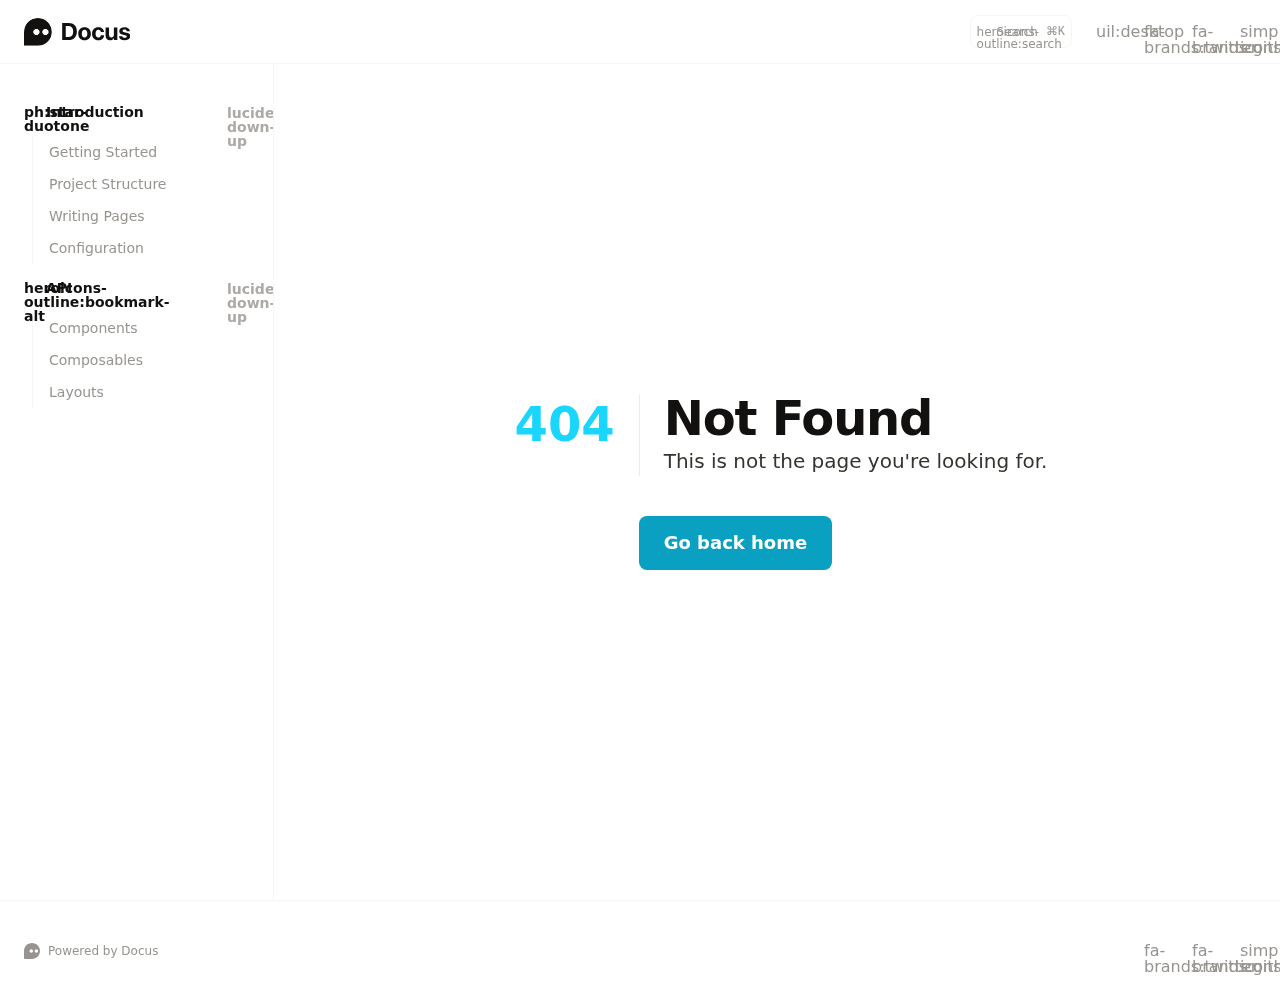
<file: 200.html>
<!DOCTYPE html>
<html  lang="en">
<head><meta charset="utf-8">
<meta name="viewport" content="width=device-width, initial-scale=1">
<link rel="stylesheet" href="/_nuxt/entry.6cc58107.css">
<link rel="modulepreload" as="script" crossorigin href="/_nuxt/entry.ba9ba8df.js">
<link rel="prefetch" as="style" href="/_nuxt/DocsPageLayout.6682f74d.css">
<link rel="prefetch" as="style" href="/_nuxt/DocsAside.5a795108.css">
<link rel="prefetch" as="style" href="/_nuxt/ProseCodeInline.873c7ac7.css">
<link rel="prefetch" as="style" href="/_nuxt/Alert.eca11227.css">
<link rel="prefetch" as="style" href="/_nuxt/DocsPageBottom.c7f58d4e.css">
<link rel="prefetch" as="style" href="/_nuxt/ProseA.baee409d.css">
<link rel="prefetch" as="style" href="/_nuxt/DocsPrevNext.94f1d1c1.css">
<link rel="prefetch" as="style" href="/_nuxt/DocsToc.fca01843.css">
<link rel="prefetch" as="style" href="/_nuxt/DocsTocLinks.3e78ae3f.css">
<link rel="prefetch" as="script" crossorigin href="/_nuxt/default.45672e6a.js">
<link rel="prefetch" as="script" crossorigin href="/_nuxt/DocsPageLayout.7a2e0463.js">
<link rel="prefetch" as="script" crossorigin href="/_nuxt/DocsAside.e89ee922.js">
<link rel="prefetch" as="script" crossorigin href="/_nuxt/ProseCodeInline.55cb0b6f.js">
<link rel="prefetch" as="script" crossorigin href="/_nuxt/Alert.9dfae116.js">
<link rel="prefetch" as="script" crossorigin href="/_nuxt/slot.a5e79efa.js">
<link rel="prefetch" as="script" crossorigin href="/_nuxt/node.9352fcfb.js">
<link rel="prefetch" as="script" crossorigin href="/_nuxt/DocsPageBottom.195b49d3.js">
<link rel="prefetch" as="script" crossorigin href="/_nuxt/ProseA.114e9ee0.js">
<link rel="prefetch" as="script" crossorigin href="/_nuxt/EditOnLink.vue.666b50b5.js">
<link rel="prefetch" as="script" crossorigin href="/_nuxt/DocsPrevNext.2e26e772.js">
<link rel="prefetch" as="script" crossorigin href="/_nuxt/DocsToc.22716d8e.js">
<link rel="prefetch" as="script" crossorigin href="/_nuxt/DocsTocLinks.ea1ce1dc.js">
<link rel="prefetch" as="style" href="/_nuxt/page.81b716c6.css">
<link rel="prefetch" as="script" crossorigin href="/_nuxt/page.5c88c07e.js">
<link rel="prefetch" as="script" crossorigin href="/_nuxt/client-db.51690782.js">
<link rel="prefetch" as="script" crossorigin href="/_nuxt/debug.fa407af6.js">
<link rel="prefetch" as="style" href="/_nuxt/useStudio.26f36220.css">
<link rel="prefetch" as="script" crossorigin href="/_nuxt/useStudio.ddf19fc9.js">
<link rel="prefetch" as="style" href="/_nuxt/error-404.7910d5ca.css">
<link rel="prefetch" as="script" crossorigin href="/_nuxt/error-404.73be8771.js">
<link rel="prefetch" as="style" href="/_nuxt/error-500.1db01289.css">
<link rel="prefetch" as="script" crossorigin href="/_nuxt/error-500.b16a9194.js">
<script type="module" src="/_nuxt/entry.ba9ba8df.js" crossorigin></script><style id="pinceau-runtime-hydratable">undefined</style><style id="pinceau-theme">@media { :root {--pinceau-mq: initial; --docus-search-results-highlight-color: white;--docus-search-results-window-maxHeight: 100%;--docus-search-results-window-maxWidth: 640px;--docus-search-results-window-marginTop: 0;--docus-search-input-borderStyle: solid;--docus-search-input-borderWidth: 1px;--docus-search-backdropFilter: blur(24px);--docus-loadingBar-gradientColorStop3: #0047e1;--docus-loadingBar-gradientColorStop2: #34cdfe;--docus-loadingBar-gradientColorStop1: #00dc82;--docus-loadingBar-height: 3px;--docus-readableLine: 78ch;--docus-footer-height: 145px;--docus-header-height: 64px;--prose-code-inline-padding: 0.2rem 0.375rem 0.2rem 0.375rem;--prose-code-block-backdropFilter: contrast(1);--prose-code-block-border-style: solid;--prose-code-block-border-width: 1px;--prose-tbody-tr-borderBottom-style: dashed;--prose-tbody-tr-borderBottom-width: 1px;--prose-th-textAlign: inherit;--prose-thead-borderBottom-style: solid;--prose-thead-borderBottom-width: 1px;--prose-thead-border-style: solid;--prose-thead-border-width: 0px;--prose-table-textAlign: start;--prose-hr-width: 1px;--prose-hr-style: solid;--prose-li-listStylePosition: outside;--prose-ol-li-markerColor: currentColor;--prose-ol-paddingInlineStart: 21px;--prose-ol-listStyleType: decimal;--prose-ul-li-markerColor: currentColor;--prose-ul-paddingInlineStart: 21px;--prose-ul-listStyleType: disc;--prose-blockquote-border-style: solid;--prose-blockquote-border-width: 4px;--prose-blockquote-quotes: '201C' '201D' '2018' '2019';--prose-blockquote-paddingInlineStart: 24px;--prose-a-code-color-hover: currentColor;--prose-a-code-color-static: currentColor;--prose-a-hasCode-borderBottom: none;--prose-a-border-distance: 2px;--prose-a-border-color-hover: currentColor;--prose-a-border-color-static: currentColor;--prose-a-border-style-hover: solid;--prose-a-border-style-static: dashed;--prose-a-border-width: 1px;--prose-a-color-static: inherit;--prose-a-textDecoration: none;--prose-h6-margin: 3rem 0 2rem;--prose-h5-margin: 3rem 0 2rem;--prose-h4-margin: 3rem 0 2rem;--prose-h3-margin: 3rem 0 2rem;--prose-h2-margin: 3rem 0 2rem;--prose-h1-margin: 0 0 2rem;--typography-lead-loose: 2;--typography-lead-relaxed: 1.625;--typography-lead-normal: 1.5;--typography-lead-snug: 1.375;--typography-lead-tight: 1.25;--typography-lead-none: 1;--typography-lead-10: 2.5rem;--typography-lead-9: 2.25rem;--typography-lead-8: 2rem;--typography-lead-7: 1.75rem;--typography-lead-6: 1.5rem;--typography-lead-5: 1.25rem;--typography-lead-4: 1rem;--typography-lead-3: .75rem;--typography-lead-2: .5rem;--typography-lead-1: .025rem;--typography-fontWeight-black: 900;--typography-fontWeight-extrabold: 800;--typography-fontWeight-bold: 700;--typography-fontWeight-semibold: 600;--typography-fontWeight-medium: 500;--typography-fontWeight-normal: 400;--typography-fontWeight-light: 300;--typography-fontWeight-extralight: 200;--typography-fontWeight-thin: 100;--typography-fontSize-9xl: 128px;--typography-fontSize-8xl: 96px;--typography-fontSize-7xl: 72px;--typography-fontSize-6xl: 60px;--typography-fontSize-5xl: 48px;--typography-fontSize-4xl: 36px;--typography-fontSize-3xl: 30px;--typography-fontSize-2xl: 24px;--typography-fontSize-xl: 20px;--typography-fontSize-lg: 18px;--typography-fontSize-base: 16px;--typography-fontSize-sm: 14px;--typography-fontSize-xs: 12px;--typography-letterSpacing-wide: 0.025em;--typography-letterSpacing-tight: -0.025em;--typography-verticalMargin-base: 24px;--typography-verticalMargin-sm: 16px;--elements-border-secondary-hover: [object Object];--elements-backdrop-background: #fffc;--elements-backdrop-filter: saturate(200%) blur(20px);--elements-container-maxWidth: 80rem;--lead-loose: 2;--lead-relaxed: 1.625;--lead-normal: 1.5;--lead-snug: 1.375;--lead-tight: 1.25;--lead-none: 1;--lead-10: 2.5rem;--lead-9: 2.25rem;--lead-8: 2rem;--lead-7: 1.75rem;--lead-6: 1.5rem;--lead-5: 1.25rem;--lead-4: 1rem;--lead-3: .75rem;--lead-2: .5rem;--lead-1: .025rem;--letterSpacing-widest: 0.1em;--letterSpacing-wider: 0.05em;--letterSpacing-wide: 0.025em;--letterSpacing-normal: 0em;--letterSpacing-tight: -0.025em;--letterSpacing-tighter: -0.05em;--fontSize-9xl: 8rem;--fontSize-8xl: 6rem;--fontSize-7xl: 4.5rem;--fontSize-6xl: 3.75rem;--fontSize-5xl: 3rem;--fontSize-4xl: 2.25rem;--fontSize-3xl: 1.875rem;--fontSize-2xl: 1.5rem;--fontSize-xl: 1.25rem;--fontSize-lg: 1.125rem;--fontSize-base: 1rem;--fontSize-sm: 0.875rem;--fontSize-xs: 0.75rem;--fontWeight-black: 900;--fontWeight-extrabold: 800;--fontWeight-bold: 700;--fontWeight-semibold: 600;--fontWeight-medium: 500;--fontWeight-normal: 400;--fontWeight-light: 300;--fontWeight-extralight: 200;--fontWeight-thin: 100;--font-mono: ui-monospace, SFMono-Regular, Menlo, Monaco, Consolas, Liberation Mono, Courier New, monospace;--font-serif: ui-serif, Georgia, Cambria, Times New Roman, Times, serif;--font-sans: ui-sans-serif, system-ui, -apple-system, BlinkMacSystemFont, Segoe UI, Roboto, Helvetica Neue, Arial, Noto Sans, sans-serif, Apple Color Emoji, Segoe UI Emoji, Segoe UI Symbol, Noto Color Emoji;--opacity-total: 1;--opacity-high: 0.8;--opacity-medium: 0.5;--opacity-soft: 0.3;--opacity-light: 0.15;--opacity-bright: 0.1;--opacity-noOpacity: 0;--borderWidth-lg: 3px;--borderWidth-md: 2px;--borderWidth-sm: 1px;--borderWidth-noBorder: 0;--space-rem-875: 0.875rem;--space-rem-625: 0.625rem;--space-rem-375: 0.375rem;--space-rem-125: 0.125rem;--space-px: 1px;--space-128: 32rem;--space-96: 24rem;--space-80: 20rem;--space-72: 18rem;--space-64: 16rem;--space-60: 15rem;--space-56: 14rem;--space-52: 13rem;--space-48: 12rem;--space-44: 11rem;--space-40: 10rem;--space-36: 9rem;--space-32: 8rem;--space-28: 7rem;--space-24: 6rem;--space-20: 5rem;--space-16: 4rem;--space-14: 3.5rem;--space-12: 3rem;--space-11: 2.75rem;--space-10: 2.5rem;--space-9: 2.25rem;--space-8: 2rem;--space-7: 1.75rem;--space-6: 1.5rem;--space-5: 1.25rem;--space-4: 1rem;--space-3: 0.75rem;--space-2: 0.5rem;--space-1: 0.25rem;--space-0: 0px;--size-full: 100%;--size-7xl: 80rem;--size-6xl: 72rem;--size-5xl: 64rem;--size-4xl: 56rem;--size-3xl: 48rem;--size-2xl: 42rem;--size-xl: 36rem;--size-lg: 32rem;--size-md: 28rem;--size-sm: 24rem;--size-xs: 20rem;--size-200: 200px;--size-104: 104px;--size-80: 80px;--size-64: 64px;--size-56: 56px;--size-48: 48px;--size-40: 40px;--size-32: 32px;--size-24: 24px;--size-20: 20px;--size-16: 16px;--size-12: 12px;--size-8: 8px;--size-6: 6px;--size-4: 4px;--size-2: 2px;--size-0: 0px;--radii-full: 9999px;--radii-3xl: 1.75rem;--radii-2xl: 1.5rem;--radii-xl: 1rem;--radii-lg: 0.75rem;--radii-md: 0.5rem;--radii-sm: 0.375rem;--radii-xs: 0.25rem;--radii-2xs: 0.125rem;--radii-none: 0px;--shadow-none: 0px 0px 0px 0px transparent;--height-screen: 100vh;--width-screen: 100vw;--color-primary-900: #001A1F;--color-primary-800: #00232B;--color-primary-700: #024757;--color-primary-600: #09A0C1;--color-primary-500: #1AD6FF;--color-primary-400: #55E1FF;--color-primary-300: #82E3FF;--color-primary-200: #C5F2FF;--color-primary-100: #DCF7FF;--color-primary-50: #F1FCFF;--color-ruby-900: #380011;--color-ruby-800: #700021;--color-ruby-700: #a90032;--color-ruby-600: #e10043;--color-ruby-500: #ff1a5e;--color-ruby-400: #ff4079;--color-ruby-300: #ff6694;--color-ruby-200: #ff8dae;--color-ruby-100: #ffb3c9;--color-ruby-50: #ffd9e4;--color-pink-900: #380025;--color-pink-800: #70004b;--color-pink-700: #a90070;--color-pink-600: #e10095;--color-pink-500: #ff1ab2;--color-pink-400: #ff40bf;--color-pink-300: #ff66cc;--color-pink-200: #ff8dd8;--color-pink-100: #ffb3e5;--color-pink-50: #ffd9f2;--color-purple-900: #190038;--color-purple-800: #330070;--color-purple-700: #4c00a9;--color-purple-600: #6500e1;--color-purple-500: #811aff;--color-purple-400: #9640ff;--color-purple-300: #ab66ff;--color-purple-200: #c08dff;--color-purple-100: #d5b3ff;--color-purple-50: #ead9ff;--color-royalblue-900: #0b0531;--color-royalblue-800: #160a62;--color-royalblue-700: #211093;--color-royalblue-600: #2c15c4;--color-royalblue-500: #4127e8;--color-royalblue-400: #614bec;--color-royalblue-300: #806ff0;--color-royalblue-200: #a093f3;--color-royalblue-100: #c0b7f7;--color-royalblue-50: #dfdbfb;--color-indigoblue-900: #001238;--color-indigoblue-800: #002370;--color-indigoblue-700: #0035a9;--color-indigoblue-600: #0047e1;--color-indigoblue-500: #1a62ff;--color-indigoblue-400: #407cff;--color-indigoblue-300: #6696ff;--color-indigoblue-200: #8db0ff;--color-indigoblue-100: #b3cbff;--color-indigoblue-50: #d9e5ff;--color-blue-900: #00131D;--color-blue-800: #002235;--color-blue-700: #014267;--color-blue-600: #0069A6;--color-blue-500: #1AADFF;--color-blue-400: #64C7FF;--color-blue-300: #A1DDFF;--color-blue-200: #C6EAFF;--color-blue-100: #DFF3FF;--color-blue-50: #F2FAFF;--color-lightblue-900: #002e38;--color-lightblue-800: #005c70;--color-lightblue-700: #008aa9;--color-lightblue-600: #00b9e1;--color-lightblue-500: #1ad6ff;--color-lightblue-400: #40ddff;--color-lightblue-300: #66e4ff;--color-lightblue-200: #8deaff;--color-lightblue-100: #b3f1ff;--color-lightblue-50: #d9f8ff;--color-teal-900: #062a28;--color-teal-800: #0b544f;--color-teal-700: #117d77;--color-teal-600: #16a79e;--color-teal-500: #1cd1c6;--color-teal-400: #36e4da;--color-teal-300: #5fe9e1;--color-teal-200: #87efe9;--color-teal-100: #aff4f0;--color-teal-50: #d7faf8;--color-pear-900: #2a2b09;--color-pear-800: #545512;--color-pear-700: #7e801b;--color-pear-600: #a8aa24;--color-pear-500: #d0d32f;--color-pear-400: #d8da52;--color-pear-300: #e0e274;--color-pear-200: #e8e997;--color-pear-100: #eff0ba;--color-pear-50: #f7f8dc;--color-red-900: #1C0301;--color-red-800: #340A01;--color-red-700: #701704;--color-red-600: #BB2402;--color-red-500: #FF3B10;--color-red-400: #FF7353;--color-red-300: #FFA692;--color-red-200: #FFDED7;--color-red-100: #FFF3F0;--color-red-50: #FFF9F8;--color-orange-900: #381800;--color-orange-800: #702f00;--color-orange-700: #a94700;--color-orange-600: #e15e00;--color-orange-500: #ff7a1a;--color-orange-400: #ff9040;--color-orange-300: #ffa666;--color-orange-200: #ffbd8d;--color-orange-100: #ffd3b3;--color-orange-50: #ffe9d9;--color-yellow-900: #1B1500;--color-yellow-800: #292100;--color-yellow-700: #614E02;--color-yellow-600: #CBA408;--color-yellow-500: #FBCA05;--color-yellow-400: #FFDC4E;--color-yellow-300: #FFE372;--color-yellow-200: #FFF0B1;--color-yellow-100: #FFF6D3;--color-yellow-50: #FFFCEE;--color-green-900: #00190F;--color-green-800: #002817;--color-green-700: #006037;--color-green-600: #00B467;--color-green-500: #0DD885;--color-green-400: #3CEEA5;--color-green-300: #86FBCB;--color-green-200: #C3FFE6;--color-green-100: #DEFFF1;--color-green-50: #ECFFF7;--color-gray-900: #121110;--color-gray-800: #201E1B;--color-gray-700: #36332E;--color-gray-600: #67635D;--color-gray-500: #97948F;--color-gray-400: #ADA9A4;--color-gray-300: #DBD9D3;--color-gray-200: #ECEBE8;--color-gray-100: #F6F5F4;--color-gray-50: #FBFBFB;--color-black: #0B0A0A;--color-white: #ffffff;--media-portrait: only screen and (orientation: portrait);--media-landscape: only screen and (orientation: landscape);--media-rm: (prefers-reduced-motion: reduce);--media-2xl: (min-width: 1536px);--media-xl: (min-width: 1280px);--media-lg: (min-width: 1024px);--media-md: (min-width: 768px);--media-sm: (min-width: 640px);--media-xs: (min-width: 475px);--docus-search-results-highlight-backgroundColor: var(--color-primary-500);--docus-search-results-selected-backgroundColor: var(--color-gray-300);--docus-search-results-window-borderRadius: none;--docus-search-results-window-marginX: 0;--docus-search-input-backgroundColor: var(--color-gray-200);--docus-search-input-padding: var(--space-2) var(--space-4);--docus-search-input-gap: var(--space-2);--docus-search-input-fontSize: var(--fontSize-sm);--docus-search-input-borderColor: var(--color-gray-200);--docus-search-input-borderRadius: var(--radii-2xs);--docus-footer-padding: var(--space-4) 0;--docus-header-title-color-hover: var(--color-primary-500);--docus-header-title-color-static: var(--color-gray-900);--docus-header-title-fontWeight: var(--fontWeight-bold);--docus-header-title-fontSize: var(--fontSize-2xl);--docus-header-logo-height: var(--space-6);--docus-body-fontFamily: var(--font-sans);--docus-body-color: var(--color-gray-800);--docus-body-backgroundColor: var(--color-white);--prose-code-inline-fontWeight: var(--typography-fontWeight-normal);--prose-code-inline-fontSize: var(--typography-fontSize-sm);--prose-code-inline-borderRadius: var(--radii-xs);--prose-code-block-pre-padding: var(--typography-verticalMargin-sm);--prose-code-block-margin: var(--typography-verticalMargin-base) 0;--prose-code-block-fontSize: var(--typography-fontSize-sm);--prose-tbody-code-inline-fontSize: var(--typography-fontSize-sm);--prose-tbody-td-padding: var(--typography-verticalMargin-sm);--prose-th-fontWeight: var(--typography-fontWeight-semibold);--prose-th-padding: 0 var(--typography-verticalMargin-sm) var(--typography-verticalMargin-sm) var(--typography-verticalMargin-sm);--prose-table-lineHeight: var(--typography-lead-6);--prose-table-fontSize: var(--typography-fontSize-sm);--prose-table-margin: var(--typography-verticalMargin-base) 0;--prose-hr-margin: var(--typography-verticalMargin-base) 0;--prose-li-margin: var(--typography-verticalMargin-sm) 0;--prose-ol-margin: var(--typography-verticalMargin-base) 0;--prose-ul-margin: var(--typography-verticalMargin-base) 0;--prose-blockquote-margin: var(--typography-verticalMargin-base) 0;--prose-a-code-border-style: var(--prose-a-border-style-static);--prose-a-code-border-width: var(--prose-a-border-width);--prose-a-fontWeight: var(--typography-fontWeight-medium);--prose-img-margin: var(--typography-verticalMargin-base) 0;--prose-strong-fontWeight: var(--typography-fontWeight-semibold);--prose-h6-iconSize: var(--typography-fontSize-base);--prose-h6-fontWeight: var(--typography-fontWeight-semibold);--prose-h6-lineHeight: var(--typography-lead-normal);--prose-h6-fontSize: var(--typography-fontSize-lg);--prose-h5-iconSize: var(--typography-fontSize-lg);--prose-h5-fontWeight: var(--typography-fontWeight-semibold);--prose-h5-lineHeight: var(--typography-lead-snug);--prose-h5-fontSize: var(--typography-fontSize-xl);--prose-h4-iconSize: var(--typography-fontSize-lg);--prose-h4-letterSpacing: var(--typography-letterSpacing-tight);--prose-h4-fontWeight: var(--typography-fontWeight-semibold);--prose-h4-lineHeight: var(--typography-lead-snug);--prose-h4-fontSize: var(--typography-fontSize-2xl);--prose-h3-iconSize: var(--typography-fontSize-xl);--prose-h3-letterSpacing: var(--typography-letterSpacing-tight);--prose-h3-fontWeight: var(--typography-fontWeight-semibold);--prose-h3-lineHeight: var(--typography-lead-snug);--prose-h3-fontSize: var(--typography-fontSize-3xl);--prose-h2-iconSize: var(--typography-fontSize-2xl);--prose-h2-letterSpacing: var(--typography-letterSpacing-tight);--prose-h2-fontWeight: var(--typography-fontWeight-semibold);--prose-h2-lineHeight: var(--typography-lead-tight);--prose-h2-fontSize: var(--typography-fontSize-4xl);--prose-h1-iconSize: var(--typography-fontSize-3xl);--prose-h1-letterSpacing: var(--typography-letterSpacing-tight);--prose-h1-fontWeight: var(--typography-fontWeight-bold);--prose-h1-lineHeight: var(--typography-lead-tight);--prose-h1-fontSize: var(--typography-fontSize-5xl);--prose-p-br-margin: var(--typography-verticalMargin-base) 0 0 0;--prose-p-margin: var(--typography-verticalMargin-base) 0;--prose-p-lineHeight: var(--typography-lead-normal);--prose-p-fontSize: var(--typography-fontSize-base);--typography-color-secondary-900: var(--color-gray-900);--typography-color-secondary-800: var(--color-gray-800);--typography-color-secondary-700: var(--color-gray-700);--typography-color-secondary-600: var(--color-gray-600);--typography-color-secondary-500: var(--color-gray-500);--typography-color-secondary-400: var(--color-gray-400);--typography-color-secondary-300: var(--color-gray-300);--typography-color-secondary-200: var(--color-gray-200);--typography-color-secondary-100: var(--color-gray-100);--typography-color-secondary-50: var(--color-gray-50);--typography-color-primary-900: var(--color-primary-900);--typography-color-primary-800: var(--color-primary-800);--typography-color-primary-700: var(--color-primary-700);--typography-color-primary-600: var(--color-primary-600);--typography-color-primary-500: var(--color-primary-500);--typography-color-primary-400: var(--color-primary-400);--typography-color-primary-300: var(--color-primary-300);--typography-color-primary-200: var(--color-primary-200);--typography-color-primary-100: var(--color-primary-100);--typography-color-primary-50: var(--color-primary-50);--typography-font-code: var(--font-mono);--typography-font-body: var(--font-sans);--typography-font-display: var(--font-sans);--typography-body-backgroundColor: var(--color-white);--typography-body-color: var(--color-black);--elements-state-danger-borderColor-secondary: var(--color-red-200);--elements-state-danger-borderColor-primary: var(--color-red-100);--elements-state-danger-backgroundColor-secondary: var(--color-red-100);--elements-state-danger-backgroundColor-primary: var(--color-red-50);--elements-state-danger-color-secondary: var(--color-red-600);--elements-state-danger-color-primary: var(--color-red-500);--elements-state-warning-borderColor-secondary: var(--color-yellow-200);--elements-state-warning-borderColor-primary: var(--color-yellow-100);--elements-state-warning-backgroundColor-secondary: var(--color-yellow-100);--elements-state-warning-backgroundColor-primary: var(--color-yellow-50);--elements-state-warning-color-secondary: var(--color-yellow-700);--elements-state-warning-color-primary: var(--color-yellow-600);--elements-state-success-borderColor-secondary: var(--color-green-200);--elements-state-success-borderColor-primary: var(--color-green-100);--elements-state-success-backgroundColor-secondary: var(--color-green-100);--elements-state-success-backgroundColor-primary: var(--color-green-50);--elements-state-success-color-secondary: var(--color-green-600);--elements-state-success-color-primary: var(--color-green-500);--elements-state-info-borderColor-secondary: var(--color-blue-200);--elements-state-info-borderColor-primary: var(--color-blue-100);--elements-state-info-backgroundColor-secondary: var(--color-blue-100);--elements-state-info-backgroundColor-primary: var(--color-blue-50);--elements-state-info-color-secondary: var(--color-blue-600);--elements-state-info-color-primary: var(--color-blue-500);--elements-state-primary-borderColor-secondary: var(--color-primary-200);--elements-state-primary-borderColor-primary: var(--color-primary-100);--elements-state-primary-backgroundColor-secondary: var(--color-primary-100);--elements-state-primary-backgroundColor-primary: var(--color-primary-50);--elements-state-primary-color-secondary: var(--color-primary-700);--elements-state-primary-color-primary: var(--color-primary-600);--elements-surface-secondary-backgroundColor: var(--color-gray-200);--elements-surface-primary-backgroundColor: var(--color-gray-100);--elements-surface-background-base: var(--color-gray-100);--elements-border-secondary-static: var(--color-gray-200);--elements-border-primary-hover: var(--color-gray-200);--elements-border-primary-static: var(--color-gray-100);--elements-container-padding-md: var(--space-6);--elements-container-padding-sm: var(--space-6);--elements-container-padding-xs: var(--space-4);--elements-container-padding-mobile: var(--space-4);--elements-text-secondary-color-hover: var(--color-gray-700);--elements-text-secondary-color-static: var(--color-gray-500);--elements-text-primary-color-static: var(--color-gray-900);--text-6xl-lineHeight: var(--lead-none);--text-6xl-fontSize: var(--fontSize-6xl);--text-5xl-lineHeight: var(--lead-none);--text-5xl-fontSize: var(--fontSize-5xl);--text-4xl-lineHeight: var(--lead-10);--text-4xl-fontSize: var(--fontSize-4xl);--text-3xl-lineHeight: var(--lead-9);--text-3xl-fontSize: var(--fontSize-3xl);--text-2xl-lineHeight: var(--lead-8);--text-2xl-fontSize: var(--fontSize-2xl);--text-xl-lineHeight: var(--lead-7);--text-xl-fontSize: var(--fontSize-xl);--text-lg-lineHeight: var(--lead-7);--text-lg-fontSize: var(--fontSize-lg);--text-base-lineHeight: var(--lead-6);--text-base-fontSize: var(--fontSize-base);--text-sm-lineHeight: var(--lead-5);--text-sm-fontSize: var(--fontSize-sm);--text-xs-lineHeight: var(--lead-4);--text-xs-fontSize: var(--fontSize-xs);--color-shadow: var(--color-gray-400);--color-secondary-900: var(--color-gray-900);--color-secondary-800: var(--color-gray-800);--color-secondary-700: var(--color-gray-700);--color-secondary-600: var(--color-gray-600);--color-secondary-500: var(--color-gray-500);--color-secondary-400: var(--color-gray-400);--color-secondary-300: var(--color-gray-300);--color-secondary-200: var(--color-gray-200);--color-secondary-100: var(--color-gray-100);--color-secondary-50: var(--color-gray-50);--prose-code-inline-backgroundColor: var(--typography-color-secondary-100);--prose-code-inline-color: var(--typography-color-secondary-700);--prose-code-block-backgroundColor: var(--typography-color-secondary-100);--prose-code-block-color: var(--typography-color-secondary-700);--prose-code-block-border-color: var(--typography-color-secondary-200);--prose-tbody-tr-borderBottom-color: var(--typography-color-secondary-200);--prose-th-color: var(--typography-color-secondary-600);--prose-thead-borderBottom-color: var(--typography-color-secondary-200);--prose-thead-border-color: var(--typography-color-secondary-300);--prose-hr-color: var(--typography-color-secondary-200);--prose-blockquote-border-color: var(--typography-color-secondary-200);--prose-blockquote-color: var(--typography-color-secondary-500);--prose-a-code-background-hover: var(--typography-color-primary-50);--prose-a-code-border-color-hover: var(--typography-color-primary-500);--prose-a-code-border-color-static: var(--typography-color-secondary-400);--prose-a-color-hover: var(--typography-color-primary-500);--shadow-2xl: 0px 25px 50px -12px var(--color-shadow);--shadow-xl: 0px 20px 25px -5px var(--color-shadow), 0px 8px 10px -6px var(--color-shadow);--shadow-lg: 0px 10px 15px -3px var(--color-shadow), 0px 4px 6px -4px var(--color-shadow);--shadow-md: 0px 4px 6px -1px var(--color-shadow), 0px 2px 4px -2px var(--color-shadow);--shadow-sm: 0px 1px 3px 0px var(--color-shadow), 0px 1px 2px -1px var(--color-shadow);--shadow-xs: 0px 1px 2px 0px var(--color-shadow); } }@media { :root.dark {--pinceau-mq: dark; --prose-code-block-backdropFilter: contrast(1);--prose-ol-li-markerColor: currentColor;--prose-ul-li-markerColor: currentColor;--prose-a-code-color-hover: currentColor;--prose-a-code-color-static: currentColor;--prose-a-border-color-hover: currentColor;--prose-a-border-color-static: currentColor;--prose-a-color-static: inherit;--elements-backdrop-background: #0c0d0ccc;--docus-search-results-selected-backgroundColor: var(--color-gray-700);--docus-search-input-backgroundColor: var(--color-gray-800);--docus-search-input-borderColor: transparent;--docus-header-title-color-static: var(--color-gray-100);--docus-body-color: var(--color-gray-200);--docus-body-backgroundColor: var(--color-black);--typography-body-backgroundColor: var(--color-black);--typography-body-color: var(--color-white);--elements-state-danger-borderColor-secondary: var(--color-red-700);--elements-state-danger-borderColor-primary: var(--color-red-800);--elements-state-danger-backgroundColor-secondary: var(--color-red-800);--elements-state-danger-backgroundColor-primary: var(--color-red-900);--elements-state-danger-color-secondary: var(--color-red-200);--elements-state-danger-color-primary: var(--color-red-300);--elements-state-warning-borderColor-secondary: var(--color-yellow-700);--elements-state-warning-borderColor-primary: var(--color-yellow-800);--elements-state-warning-backgroundColor-secondary: var(--color-yellow-800);--elements-state-warning-backgroundColor-primary: var(--color-yellow-900);--elements-state-warning-color-secondary: var(--color-yellow-200);--elements-state-warning-color-primary: var(--color-yellow-400);--elements-state-success-borderColor-secondary: var(--color-green-700);--elements-state-success-borderColor-primary: var(--color-green-800);--elements-state-success-backgroundColor-secondary: var(--color-green-800);--elements-state-success-backgroundColor-primary: var(--color-green-900);--elements-state-success-color-secondary: var(--color-green-200);--elements-state-success-color-primary: var(--color-green-400);--elements-state-info-borderColor-secondary: var(--color-blue-700);--elements-state-info-borderColor-primary: var(--color-blue-800);--elements-state-info-backgroundColor-secondary: var(--color-blue-800);--elements-state-info-backgroundColor-primary: var(--color-blue-900);--elements-state-info-color-secondary: var(--color-blue-200);--elements-state-info-color-primary: var(--color-blue-400);--elements-state-primary-borderColor-secondary: var(--color-primary-700);--elements-state-primary-borderColor-primary: var(--color-primary-800);--elements-state-primary-backgroundColor-secondary: var(--color-primary-800);--elements-state-primary-backgroundColor-primary: var(--color-primary-900);--elements-state-primary-color-secondary: var(--color-primary-200);--elements-state-primary-color-primary: var(--color-primary-400);--elements-surface-secondary-backgroundColor: var(--color-gray-800);--elements-surface-primary-backgroundColor: var(--color-gray-900);--elements-surface-background-base: var(--color-gray-900);--elements-border-secondary-static: var(--color-gray-800);--elements-border-primary-hover: var(--color-gray-800);--elements-border-primary-static: var(--color-gray-900);--elements-text-secondary-color-hover: var(--color-gray-200);--elements-text-secondary-color-static: var(--color-gray-400);--elements-text-primary-color-static: var(--color-gray-50);--color-shadow: var(--color-gray-800);--prose-code-inline-backgroundColor: var(--typography-color-secondary-800);--prose-code-inline-color: var(--typography-color-secondary-200);--prose-code-block-backgroundColor: var(--typography-color-secondary-900);--prose-code-block-color: var(--typography-color-secondary-200);--prose-code-block-border-color: var(--typography-color-secondary-800);--prose-tbody-tr-borderBottom-color: var(--typography-color-secondary-800);--prose-th-color: var(--typography-color-secondary-400);--prose-thead-borderBottom-color: var(--typography-color-secondary-800);--prose-thead-border-color: var(--typography-color-secondary-600);--prose-hr-color: var(--typography-color-secondary-800);--prose-blockquote-border-color: var(--typography-color-secondary-700);--prose-blockquote-color: var(--typography-color-secondary-400);--prose-a-code-background-hover: var(--typography-color-primary-900);--prose-a-code-border-color-hover: var(--typography-color-primary-600);--prose-a-code-border-color-static: var(--typography-color-secondary-600);--prose-a-color-hover: var(--typography-color-primary-400); } }@media (min-width: 640px) { :root {--pinceau-mq: sm; --docus-search-results-window-maxHeight: 320px;--docus-search-results-window-marginTop: 20vh;--docus-footer-height: 100px;--docus-search-results-window-borderRadius: var(--radii-xs);--docus-search-results-window-marginX: var(--space-4);--docus-header-logo-height: var(--space-7); } }</style><script>"use strict";(()=>{const a=window,e=document.documentElement,m=["dark","light"],c=window.localStorage.getItem("nuxt-color-mode")||"system";let n=c==="system"?f():c;const l=e.getAttribute("data-color-mode-forced");l&&(n=l),i(n),a["__NUXT_COLOR_MODE__"]={preference:c,value:n,getColorScheme:f,addColorScheme:i,removeColorScheme:d};function i(o){const t=""+o+"",s="theme";e.classList?e.classList.add(t):e.className+=" "+t,s&&e.setAttribute("data-"+s,o)}function d(o){const t=""+o+"",s="theme";e.classList?e.classList.remove(t):e.className=e.className.replace(new RegExp(t,"g"),""),s&&e.removeAttribute("data-"+s)}function r(o){return a.matchMedia("(prefers-color-scheme"+o+")")}function f(){if(a.matchMedia&&r("").media!=="not all"){for(const o of m)if(r(":"+o).matches)return o}return"light"}})();
</script></head>
<body ><div id="__nuxt"></div><script type="application/json" id="__NUXT_DATA__" data-ssr="false">[{"_errors":1,"serverRendered":2,"data":3,"state":4},{},false,{},{}]</script>
<script>window.__NUXT__={};window.__NUXT__.config={public:{plausible:{hashMode:false,trackLocalhost:false,domain:"",apiHost:"https://plausible.io",autoPageviews:true,autoOutboundTracking:false},studio:{apiURL:"https://api.nuxt.studio"},mdc:{components:{prose:true,map:{p:"prose-p",a:"prose-a",blockquote:"prose-blockquote","code-inline":"prose-code-inline",code:"ProseCodeInline",em:"prose-em",h1:"prose-h1",h2:"prose-h2",h3:"prose-h3",h4:"prose-h4",h5:"prose-h5",h6:"prose-h6",hr:"prose-hr",img:"prose-img",ul:"prose-ul",ol:"prose-ol",li:"prose-li",strong:"prose-strong",table:"prose-table",thead:"prose-thead",tbody:"prose-tbody",td:"prose-td",th:"prose-th",tr:"prose-tr"}},headings:{anchorLinks:{h1:false,h2:true,h3:true,h4:true,h5:false,h6:false}}},content:{locales:[],defaultLocale:"",integrity:1694829181285,experimental:{stripQueryParameters:false,advanceQuery:false,clientDB:false},respectPathCase:false,api:{baseURL:"/api/_content"},navigation:{fields:["icon","titleTemplate","header","main","aside","footer","layout"]},tags:{p:"prose-p",a:"prose-a",blockquote:"prose-blockquote","code-inline":"prose-code-inline",code:"ProseCodeInline",em:"prose-em",h1:"prose-h1",h2:"prose-h2",h3:"prose-h3",h4:"prose-h4",h5:"prose-h5",h6:"prose-h6",hr:"prose-hr",img:"prose-img",ul:"prose-ul",ol:"prose-ol",li:"prose-li",strong:"prose-strong",table:"prose-table",thead:"prose-thead",tbody:"prose-tbody",td:"prose-td",th:"prose-th",tr:"prose-tr"},highlight:{theme:{dark:"github-dark",default:"github-light"},preload:["json","js","ts","html","css","vue","diff","shell","markdown","yaml","bash","ini"]},wsUrl:"",documentDriven:{page:true,navigation:true,surround:true,globals:{},layoutFallbacks:["theme"],injectPage:true},host:"",trailingSlash:false,contentHead:true,anchorLinks:{depth:4,exclude:[1]}}},app:{baseURL:"/",buildAssetsDir:"/_nuxt/",cdnURL:""}}</script></body>
</html>
</file>
<file: _nuxt/entry.6cc58107.css>
.dark:root,:root{--docsearch-primary-color:var(--color-primary-500)!important}.dark:root{--docsearch-text-color:#f5f6f7;--docsearch-container-background:rgba(9,10,17,.8);--docsearch-modal-background:#15172a;--docsearch-modal-shadow:inset 1px 1px 0 0 #2c2e40,0 3px 8px 0 #000309;--docsearch-searchbox-background:#090a11;--docsearch-searchbox-focus-background:#000;--docsearch-hit-color:#bec3c9;--docsearch-hit-shadow:none;--docsearch-hit-background:#090a11;--docsearch-key-gradient:linear-gradient(-26.5deg,#565872,#31355b);--docsearch-key-shadow:inset 0 -2px 0 0 #282d55,inset 0 0 1px 1px #51577d,0 2px 2px 0 rgba(3,4,9,.3);--docsearch-footer-background:#1e2136;--docsearch-footer-shadow:inset 0 1px 0 0 rgba(73,76,106,.5),0 -4px 8px 0 rgba(0,0,0,.2);--docsearch-logo-color:#fff;--docsearch-muted-color:#7f8497;color-scheme:dark}.DocSearch-Input:focus{box-shadow:none!important}body{-webkit-font-smoothing:antialiased;-moz-osx-font-smoothing:grayscale;background-color:var(--docus-body-backgroundColor);color:var(--docus-body-color);font-family:var(--docus-body-fontFamily);min-width:var(--size-xs);overflow-y:scroll}.docus-scrollbars ::-webkit-scrollbar{background:transparent;height:.6em;width:.6em}.docus-scrollbars ::-webkit-scrollbar-track{background:var(--color-gray-100)}.docus-scrollbars ::-webkit-scrollbar-thumb{background:var(--color-gray-300);border-radius:.6em}.docus-scrollbars ::-webkit-scrollbar-thumb:hover{background:var(--color-gray-400)}.docus-scrollbars ::-webkit-scrollbar-thumb:active{background:var(--color-gray-500)}.docus-scrollbars.dark ::-webkit-scrollbar-track{background:var(--color-gray-800)}.docus-scrollbars.dark ::-webkit-scrollbar-thumb{background:var(--color-gray-700)}.docus-scrollbars.dark ::-webkit-scrollbar-thumb:hover{background:var(--color-gray-600)}.docus-scrollbars.dark ::-webkit-scrollbar-thumb:active{background:var(--color-gray-500)}html{-webkit-font-smoothing:antialiased;-moz-osx-font-smoothing:grayscale}.sr-only{clip:rect(0,0,0,0)!important;border:0!important;height:1px!important;margin:-1px!important;overflow:hidden!important;padding:0!important;position:absolute!important;white-space:nowrap!important;width:1px!important}*,:after,:before{border:0 solid #e5e7eb;box-sizing:border-box}html{-webkit-text-size-adjust:100%;font-family:ui-sans-serif,system-ui,-apple-system,BlinkMacSystemFont,Segoe UI,Roboto,Helvetica Neue,Arial,Noto Sans,sans-serif,Apple Color Emoji,Segoe UI Emoji,Segoe UI Symbol,Noto Color Emoji;line-height:1.5;-moz-tab-size:4;-o-tab-size:4;tab-size:4}body{line-height:inherit;margin:0}hr{border-top-width:1px;color:inherit;height:0}abbr:where([title]){-webkit-text-decoration:underline dotted;text-decoration:underline dotted}h1,h2,h3,h4,h5,h6{font-size:inherit;font-weight:inherit}a{color:inherit;text-decoration:inherit}b,strong{font-weight:bolder}code,kbd,pre,samp{font-family:ui-monospace,SFMono-Regular,Menlo,Monaco,Consolas,Liberation Mono,Courier New,monospace;font-size:1em}small{font-size:80%}sub,sup{font-size:75%;line-height:0;position:relative;vertical-align:baseline}sub{bottom:-.25em}sup{top:-.5em}table{border-collapse:collapse;border-color:inherit;text-indent:0}button,input,optgroup,select,textarea{color:inherit;font-family:inherit;font-size:100%;font-weight:inherit;line-height:inherit;margin:0;padding:0}button,select{text-transform:none}[type=button],[type=reset],[type=submit],button{-webkit-appearance:button;background-color:transparent;background-image:none}:-moz-focusring{outline:auto}:-moz-ui-invalid{box-shadow:none}progress{vertical-align:baseline}::-webkit-inner-spin-button,::-webkit-outer-spin-button{height:auto}[type=search]{-webkit-appearance:textfield;outline-offset:-2px}::-webkit-search-decoration{-webkit-appearance:none}::-webkit-file-upload-button{-webkit-appearance:button;font:inherit}summary{display:list-item}blockquote,dd,dl,figure,h1,h2,h3,h4,h5,h6,hr,p,pre{margin:0}fieldset{margin:0}fieldset,legend{padding:0}menu,ol,ul{list-style:none;margin:0;padding:0}textarea{resize:vertical}input::-moz-placeholder,textarea::-moz-placeholder{color:#9ca3af;opacity:1}input::placeholder,textarea::placeholder{color:#9ca3af;opacity:1}[role=button],button{cursor:pointer}:disabled{cursor:default}audio,canvas,embed,iframe,img,object,svg,video{display:block;vertical-align:middle}img,video{height:auto;max-width:100%}[hidden]{display:none}.nuxt-progress{background:repeating-linear-gradient(to right,var(--docus-loadingBar-gradientColorStop1) 0,var(--docus-loadingBar-gradientColorStop2) 50%,var(--docus-loadingBar-gradientColorStop3) 100%);height:var(--docus-loadingBar-height);left:0;opacity:1;position:fixed;right:0;top:0;transition:width .1s,height .4s,opacity .4s;width:0;z-index:999999}.icon[data-v-121c6e7d]{display:inline-block;vertical-align:middle}a[data-v-6662d1c6]{color:var(--color-gray-500);display:flex;padding:var(--space-4)}:root.dark a[data-v-6662d1c6]{color:var(--color-gray-400)}a[data-v-6662d1c6]:hover{color:var(--color-gray-700)}:root.dark a[data-v-6662d1c6]:hover{color:var(--color-gray-200)}.docs-aside-tree li.bordered[data-v-31bfe3ec]{border-left:1px solid var(--elements-border-primary-static)}.docs-aside-tree li.bordered[data-v-31bfe3ec]:hover{border-color:var(--elements-border-primary-hover)}.docs-aside-tree li.bordered.active[data-v-31bfe3ec]{border-color:var(--color-primary-400)}:root.dark .docs-aside-tree li.bordered.active[data-v-31bfe3ec]{border-color:var(--color-primary-600)}.docs-aside-tree li.bordered.has-children[data-v-31bfe3ec]{padding-left:var(--space-4)}.docs-aside-tree li.bordered.has-parent-icon[data-v-31bfe3ec]{margin-left:var(--space-2)}.docs-aside-tree .recursive[data-v-31bfe3ec]{padding:var(--space-2) 0}.docs-aside-tree .title-collapsible-button[data-v-31bfe3ec]{align-items:center;color:var(--color-gray-900);display:flex;font-size:var(--text-sm-fontSize);font-weight:var(--fontWeight-semibold);justify-content:space-between;line-height:var(--text-sm-lineHeight);padding:var(--space-rem-375) 0;width:100%}:root.dark .docs-aside-tree .title-collapsible-button[data-v-31bfe3ec]{color:var(--color-gray-50)}.docs-aside-tree .title-collapsible-button .content[data-v-31bfe3ec]{align-items:center;display:flex}.docs-aside-tree .title-collapsible-button .content .icon[data-v-31bfe3ec]{height:var(--space-4);margin-right:var(--space-2);width:var(--space-4)}.docs-aside-tree .title-collapsible-button .collapsible-icon[data-v-31bfe3ec]{color:var(--color-gray-400);height:var(--space-3);width:var(--space-3)}.docs-aside-tree .link[data-v-31bfe3ec],:root.dark .docs-aside-tree .title-collapsible-button .collapsible-icon[data-v-31bfe3ec]{color:var(--color-gray-500)}.docs-aside-tree .link[data-v-31bfe3ec]{align-items:center;display:flex;font-size:var(--text-sm-fontSize);justify-content:space-between;line-height:var(--text-sm-lineHeight);padding:var(--space-rem-375) 0}.docs-aside-tree .link[data-v-31bfe3ec]:hover{color:var(--color-gray-900)}:root.dark .docs-aside-tree .link[data-v-31bfe3ec]:not(.active){color:var(--color-gray-400)}:root.dark .docs-aside-tree .link[data-v-31bfe3ec]:not(.active):hover{color:var(--color-gray-50)}.docs-aside-tree .link.padded[data-v-31bfe3ec]{padding-left:var(--space-4)}.docs-aside-tree .link.active[data-v-31bfe3ec]{color:var(--color-primary-500);font-weight:var(--fontWeight-medium)}.docs-aside-tree .link .content[data-v-31bfe3ec]{align-items:center;display:inline-flex}.docs-aside-tree .link .icon[data-v-31bfe3ec]{height:var(--space-4);margin-right:var(--space-1);width:var(--space-4)}button[data-v-5613bb55]{display:flex;padding:var(--space-4) var(--space-4) var(--space-4) 0;position:relative;z-index:10}@media (min-width:1024px){button[data-v-5613bb55]{display:none}}button[data-v-5613bb55]{color:var(--color-gray-500)}:root.dark button[data-v-5613bb55]{color:var(--color-gray-400)}button[data-v-5613bb55]:hover{color:var(--color-gray-700)}:root.dark button[data-v-5613bb55]:hover{color:var(--color-gray-200)}.dialog[data-v-5613bb55]{align-items:flex-start;-webkit-backdrop-filter:var(--elements-backdrop-filter);backdrop-filter:var(--elements-backdrop-filter);background-color:#ffffff80;display:flex;top:0;right:0;bottom:0;left:0;overflow-y:auto;position:fixed;z-index:50}:root.dark .dialog[data-v-5613bb55]{background-color:#00000080}@media (min-width:1024px){.dialog[data-v-5613bb55]{display:none}}.dialog .icons[data-v-5613bb55]{overflow:auto}.dialog>div[data-v-5613bb55]{background-color:var(--color-white);box-shadow:var(--shadow-md);max-width:var(--size-xs);min-height:100%;padding-left:var(--space-4);padding-right:var(--space-4);width:100%}:root.dark .dialog>div[data-v-5613bb55]{background-color:var(--color-black)}@media (min-width:640px){.dialog>div[data-v-5613bb55]{padding-left:var(--space-6);padding-right:var(--space-6)}}.dialog>div>div[data-v-5613bb55]{border-bottom:1px solid transparent;gap:var(--space-2);height:var(--docus-header-height);justify-content:space-between}.dialog>div>div[data-v-5613bb55],.dialog>div>div .icons[data-v-5613bb55]{align-items:center;display:flex}[data-v-5613bb55] .icon{height:var(--space-4);width:var(--space-4)}svg[data-v-d4f664a6]{color:var(--color-gray-900);height:inherit}:root.dark svg[data-v-d4f664a6]{color:var(--color-gray-100)}a[data-v-4f7316b5]{align-items:center;display:flex;flex:none}a .logo[data-v-4f7316b5]{height:var(--docus-header-logo-height);width:auto}a .logo img[data-v-4f7316b5],a .logo svg[data-v-4f7316b5]{height:inherit}a .logo .light-img[data-v-4f7316b5]{display:block}:root.dark a .logo .light-img[data-v-4f7316b5],a .logo .dark-img[data-v-4f7316b5]{display:none}:root.dark a .logo .dark-img[data-v-4f7316b5]{display:block}a .title[data-v-4f7316b5]{color:var(--docus-header-title-color-static);font-size:var(--docus-header-title-fontSize);font-weight:var(--docus-header-title-fontWeight)}a .title[data-v-4f7316b5]:hover{color:var(--docus-header-title-color-hover)}nav[data-v-af6859f9]{display:none}@media (min-width:1024px){nav[data-v-af6859f9]{display:block}}nav ul[data-v-af6859f9]{align-items:center;display:flex;flex:1;justify-content:center;max-width:100%;overflow:hidden;text-overflow:ellipsis;white-space:nowrap}nav ul>*+*[data-v-af6859f9]{margin-left:var(--space-2)}nav ul li[data-v-af6859f9]{display:inline-flex;gap:var(--space-1)}nav ul .link[data-v-af6859f9]{align-items:center;border-radius:var(--radii-md);display:flex;font-size:var(--fontSize-sm);gap:var(--space-2);outline:none;padding:var(--space-2) var(--space-4);transition:background .2s ease}nav ul .link svg[data-v-af6859f9]{display:inline-block}nav ul .link.active[data-v-af6859f9],nav ul .link[data-v-af6859f9]:active,nav ul .link[data-v-af6859f9]:hover{background-color:var(--color-gray-100)}:root.dark nav ul .link.active[data-v-af6859f9],:root.dark nav ul .link[data-v-af6859f9]:active,:root.dark nav ul .link[data-v-af6859f9]:hover{background-color:var(--color-gray-900)}nav ul .link.active[data-v-af6859f9]{box-shadow:inset 0 2px 4px #0000000d;font-weight:var(--fontWeight-semibold)}button[data-v-a2179256]{padding:var(--space-2) var(--space-2)}button .content[data-v-a2179256]{align-items:center;border-color:var(--color-gray-100);border-radius:var(--radii-md);border-style:solid;border-width:1px;color:var(--color-gray-500);display:flex;font-size:var(--fontSize-xs);gap:var(--space-2);padding:var(--space-rem-375)}:root.dark button .content[data-v-a2179256]{border-color:var(--color-gray-900);color:var(--color-gray-400)}button .content[data-v-a2179256]:hover{border-color:var(--color-gray-400);color:var(--color-gray-700)}:root.dark button .content[data-v-a2179256]:hover{border-color:var(--color-gray-700);color:var(--color-gray-200)}button .content span[data-v-a2179256]{display:none;flex:none;font-size:var(--fontSize-xs)}@media (min-width:1024px){button .content span[data-v-a2179256]{display:block}}button[data-v-b66e6107]{padding:var(--space-2) var(--space-2)}button .content[data-v-b66e6107]{align-items:center;border-color:var(--color-gray-100);border-radius:var(--radii-md);border-style:solid;border-width:1px;color:var(--color-gray-500);display:flex;font-size:var(--fontSize-xs);gap:var(--space-2);padding:var(--space-rem-375)}:root.dark button .content[data-v-b66e6107]{border-color:var(--color-gray-900);color:var(--color-gray-400)}button .content[data-v-b66e6107]:hover{border-color:var(--color-gray-400);color:var(--color-gray-700)}:root.dark button .content[data-v-b66e6107]:hover{border-color:var(--color-gray-700);color:var(--color-gray-200)}button .content span[data-v-b66e6107]{display:none;flex:none;font-size:var(--fontSize-xs)}@media (min-width:1024px){button .content span[data-v-b66e6107]{display:block}}.search-content[data-v-b66e6107]{-webkit-backdrop-filter:var(--elements-backdrop-filter);backdrop-filter:var(--elements-backdrop-filter);background-color:#ffffff80;display:flex;top:0;right:0;bottom:0;left:0;justify-content:center;position:fixed;z-index:50}:root.dark .search-content[data-v-b66e6107]{background-color:#00000080}.search-content .search-window[data-v-b66e6107]{-webkit-backdrop-filter:var(--docus-search-backdropFilter);backdrop-filter:var(--docus-search-backdropFilter);border:1px solid var(--elements-border-primary-static);border-radius:var(--docus-search-results-window-borderRadius);display:flex;flex-direction:column;height:-moz-fit-content;height:fit-content;margin-left:var(--docus-search-results-window-marginX);margin-right:var(--docus-search-results-window-marginX);margin-top:var(--docus-search-results-window-marginTop);max-height:var(--docus-search-results-window-maxHeight);max-width:var(--docus-search-results-window-maxWidth);overflow:hidden;width:100%}.search-content .search-window .search-input[data-v-b66e6107]{align-items:center;background-color:var(--docus-search-input-backgroundColor);display:flex}.search-content .search-window .search-input .search-icon[data-v-b66e6107]{color:var(--elements-text-tertiary-color-static);flex-shrink:0;height:var(--size-20);margin-left:var(--space-4);margin-right:var(--space-4);width:var(--size-20)}.search-content .search-window .search-input .close-button[data-v-b66e6107]{display:flex;padding:var(--space-3)}.search-content .search-window .search-input .close-icon[data-v-b66e6107]{color:var(--elements-text-secondary-color-static);flex-shrink:0;height:var(--size-20);width:var(--size-20)}.search-content .search-window .search-input input[data-v-b66e6107]{background-color:transparent;color:var(--elements-text-primary-color-static);padding:var(--space-2) 0;width:100%}.search-content .search-window .search-input input[data-v-b66e6107]:focus,.search-content .search-window .search-input input[data-v-b66e6107]:focus-visible{outline:none}.search-content .search-window .search-input input[data-v-b66e6107]::-moz-placeholder{color:var(--elements-text-tertiary-color-static);opacity:.5}.search-content .search-window .search-input input[data-v-b66e6107]::placeholder{color:var(--elements-text-tertiary-color-static);opacity:.5}.search-content .search-window .search-input[data-v-b66e6107]:focus,.search-content .search-window .search-input[data-v-b66e6107]:focus-visible{outline:none}.search-content .search-window .search-results[data-v-b66e6107]{display:flex;flex-direction:column;overflow:auto}.search-content .search-window .search-results.empty[data-v-b66e6107]{align-items:center;color:var(--elements-text-tertiary-color-static);display:flex;height:80px;justify-content:center}.search-content .search-window .search-result[data-v-b66e6107]{align-items:center;cursor:pointer;display:flex;padding:var(--space-1) var(--space-2)}.search-content .search-window .search-result.selected[data-v-b66e6107]{background-color:var(--docus-search-results-selected-backgroundColor)}.search-content .search-window .search-result .search-result-content-wrapper[data-v-b66e6107]{border-radius:var(--radii-2xs);display:flex;flex-direction:column;gap:var(--space-2);overflow:hidden;padding:var(--space-2) 0}.search-content .search-window .search-result .search-result-content-head[data-v-b66e6107]{align-items:center;display:flex;gap:var(--space-2)}.search-content .search-window .search-result .search-result-content-head svg[data-v-b66e6107]{flex-shrink:0;height:var(--size-20);margin-left:var(--space-2);margin-right:var(--space-2);opacity:.5;width:var(--size-20)}.search-content .search-window .search-result .search-result-content-head span[data-v-b66e6107]{white-space:nowrap}.search-content .search-window .search-result .search-result-content-head .arrow[data-v-b66e6107]{opacity:.5}.search-content .search-window .search-result .search-result-content-preview[data-v-b66e6107]{color:var(--elements-text-secondary-color-static);overflow:hidden;position:relative;text-overflow:ellipsis;white-space:nowrap}.search-content .search-window .search-result[data-v-b66e6107] mark{background-color:var(--docus-search-results-highlight-backgroundColor);color:var(--docus-search-results-highlight-color)}button[data-v-80344a92]{color:var(--color-gray-500);display:flex;padding:var(--space-4)}:root.dark button[data-v-80344a92]{color:var(--color-gray-400)}button[data-v-80344a92]:hover{color:var(--color-gray-700)}:root.dark button[data-v-80344a92]:hover{color:var(--color-gray-200)}.container[data-v-6d327d86]{margin-inline-end:auto;margin-inline-start:auto;width:100%}[data-v-4e6c4e50] .icon{height:var(--space-4);width:var(--space-4)}.has-dialog .left .navbar-logo[data-v-4e6c4e50]{display:none}@media (min-width:1024px){.has-dialog .left .navbar-logo[data-v-4e6c4e50]{display:block}}.center .navbar-logo[data-v-4e6c4e50]{display:block}@media (min-width:1024px){.center .navbar-logo[data-v-4e6c4e50]{display:none}}header[data-v-4e6c4e50]{-webkit-backdrop-filter:var(--elements-backdrop-filter);backdrop-filter:var(--elements-backdrop-filter);background-color:var(--elements-backdrop-background);border-bottom:1px solid var(--elements-border-primary-static);height:var(--docus-header-height);position:sticky;top:0;width:100%;z-index:10}header .container[data-v-4e6c4e50]{display:grid;gap:var(--space-2);grid-template-columns:repeat(12,minmax(0,1fr));height:100%}header .section[data-v-4e6c4e50]{align-items:center;display:flex;flex:none}header .section.left[data-v-4e6c4e50]{grid-column:span 4/span 4}@media (min-width:1024px){header .section.left[data-v-4e6c4e50]{margin-left:0}}header .section.center[data-v-4e6c4e50]{flex:1;grid-column:span 4/span 4;justify-content:center;z-index:1}header .section.right[data-v-4e6c4e50]{align-items:center;display:flex;flex:none;grid-column:span 4/span 4;justify-content:flex-end;margin-right:calc(0px - var(--space-4))}header .section.right .social-icons[data-v-4e6c4e50]{display:none}@media (min-width:768px){header .section.right .social-icons[data-v-4e6c4e50]{align-items:center;display:flex}}footer[data-v-f169b701]{border-top:1px solid var(--elements-border-primary-static);display:flex;min-height:var(--docus-footer-height);padding:var(--docus-footer-padding)}footer .footer-container[data-v-f169b701]{display:grid;gap:var(--space-2);grid-template-columns:repeat(12,minmax(0,1fr));justify-items:center}@media (min-width:640px){footer .footer-container[data-v-f169b701]{justify-items:legacy}}footer .footer-container[data-v-f169b701] .icon{height:var(--space-4);width:var(--space-4)}footer .footer-container a[data-v-f169b701]{color:var(--color-gray-500)}:root.dark footer .footer-container a[data-v-f169b701]{color:var(--color-gray-400)}footer .footer-container a[data-v-f169b701]:hover{color:var(--color-gray-700)}:root.dark footer .footer-container a[data-v-f169b701]:hover{color:var(--color-gray-200)}footer .footer-container .left[data-v-f169b701]{display:flex;grid-column:span 12/span 12;order:1;padding-bottom:var(--space-4);padding-top:var(--space-4)}@media (min-width:640px){footer .footer-container .left[data-v-f169b701]{grid-column:span 3/span 3;order:0}}footer .footer-container .left a[data-v-f169b701]{align-items:center;display:flex}footer .footer-container .left p[data-v-f169b701]{font-size:var(--text-xs-fontSize);font-weight:var(--fontWeight-medium);line-height:var(--text-xs-lineHeight)}footer .footer-container .left-icon[data-v-f169b701]{fill:currentcolor;flex-shrink:0;height:var(--space-4);margin-right:var(--space-2);width:var(--space-4)}footer .footer-container .center[data-v-f169b701]{align-items:center;display:flex;flex-direction:column;grid-column:span 12/span 12}@media (min-width:640px){footer .footer-container .center[data-v-f169b701]{flex-direction:row;grid-column:span 6/span 6;justify-content:center}}footer .footer-container .center .text-link[data-v-f169b701]{font-size:var(--text-sm-fontSize);font-weight:var(--fontWeight-medium);line-height:var(--text-sm-lineHeight);padding:var(--space-2)}footer .footer-container .right[data-v-f169b701]{align-items:center;display:flex;grid-column:span 12/span 12;justify-content:flex-end}@media (min-width:640px){footer .footer-container .right[data-v-f169b701]{grid-column:span 3/span 3;margin-right:calc(0px - var(--space-4))}}footer .footer-container .right .icon-link[data-v-f169b701]{display:flex;padding:var(--space-4)}.app-layout main[data-v-10933cd9]{min-height:calc(100vh - var(--docus-header-height) - var(--docus-footer-height))}
</file>
<file: _nuxt/DocumentDrivenNotFound.af012ce0.css>
.document-driven-not-found[data-v-0b6fe3a2]{display:flex;flex:1;padding:var(--space-16) var(--space-4)}@media (min-width:640px){.document-driven-not-found[data-v-0b6fe3a2]{padding:var(--space-24) var(--space-6)}}@media (min-width:768px){.document-driven-not-found[data-v-0b6fe3a2]{display:grid;place-items:center}}@media (min-width:1024px){.document-driven-not-found[data-v-0b6fe3a2]{padding-left:var(--space-8);padding-right:var(--space-8)}}.document-driven-not-found main[data-v-0b6fe3a2]{margin-left:auto;margin-right:auto;max-width:var(--size-full)}@media (min-width:640px){.document-driven-not-found main[data-v-0b6fe3a2]{display:flex;gap:var(--space-6)}}.document-driven-not-found main>p[data-v-0b6fe3a2]{color:var(--color-primary-500);font-size:var(--fontSize-4xl);font-weight:var(--fontWeight-bold);line-height:var(--lead-tight)}@media (min-width:640px){.document-driven-not-found main>p[data-v-0b6fe3a2]{font-size:var(--fontSize-5xl)}}.document-driven-not-found main .content .text-section[data-v-0b6fe3a2]{border:none}:root.dark .document-driven-not-found main .content .text-section[data-v-0b6fe3a2]{border-color:var(--color-gray-800)}@media (min-width:640px){.document-driven-not-found main .content .text-section[data-v-0b6fe3a2]{border-color:var(--color-gray-200);border-left-style:solid;border-left-width:1px;padding-left:var(--space-6)}}.document-driven-not-found main .content .text-section h1[data-v-0b6fe3a2]{color:var(--color-gray-900);font-size:var(--fontSize-4xl);font-weight:var(--fontWeight-extrabold);letter-spacing:var(--letterSpacing-tight)}:root.dark .document-driven-not-found main .content .text-section h1[data-v-0b6fe3a2]{color:var(--color-gray-200)}@media (min-width:640px){.document-driven-not-found main .content .text-section h1[data-v-0b6fe3a2]{font-size:var(--fontSize-5xl)}}.document-driven-not-found main .content .text-section p[data-v-0b6fe3a2]{color:var(--color-gray-700);font-size:var(--fontSize-xl);margin-top:var(--space-1)}:root.dark .document-driven-not-found main .content .text-section p[data-v-0b6fe3a2]{color:var(--color-gray-400)}.document-driven-not-found main .content .button-section[data-v-0b6fe3a2]{flex:none;gap:var(--space-3);margin-top:var(--space-10)}
</file>
<file: _nuxt/ButtonLink.6e4a7927.css>
.button-link[data-v-e9893aad]{--button-primary:var(---ym9-button-primary);--button-secondary:var(---a23-button-secondary);align-items:center;background-color:var(---ym9-button-primary);background-color:var(--button-primary);border:1px solid transparent;border-radius:var(--radii-md);color:var(--color-white);display:inline-flex;flex:none;font-weight:var(--fontWeight-bold);transition:color .1s ease-in-out}.button-link[data-v-e9893aad]:hover{background-color:var(--button-secondary)}.button-link[data-v-e9893aad]:focus{border:1px solid var(--button-primary)}.button-link .icon[data-v-e9893aad]{margin-inline-end:var(--space-1)}
</file>
<file: _nuxt/page.81b716c6.css>
.page-layout[data-v-72036ec9]{display:flex;flex-direction:column;position:relative}
</file>
<file: _nuxt/Ellipsis.0c0a414c.css>
.ellipsis[data-v-653f292a]{filter:var(---jfd-filter);height:var(---t33-height);inset-inline-end:var(---if-b-inset-inline-end);inset-inline-start:var(---eih-inset-inline-start);max-width:var(---wj8-max-width);pointer-events:none;position:absolute;top:var(---c-cn-top);width:-webkit-fill-available;z-index:var(---ss-e-z-index)}.ellipsis .ellipsis-item[data-v-653f292a]{background:var(---y-uj-background);height:100%;width:100%}
</file>
<file: _nuxt/BlockHero.e7fe42c3.css>
.block-hero[data-v-2d3a5010]{padding:var(--space-20) 0}@media (min-width:640px){.block-hero[data-v-2d3a5010]{padding:var(--space-24) 0}}@media (min-width:1024px){.block-hero[data-v-2d3a5010]{padding:var(--space-32) 0}}.block-hero .layout[data-v-2d3a5010]{display:grid;gap:var(--space-16)}@media (min-width:1024px){.block-hero .layout[data-v-2d3a5010]{gap:var(--space-8);grid-template-columns:repeat(3,minmax(0,1fr))}.block-hero .content[data-v-2d3a5010]{grid-column:span 2/span 2}}.block-hero .content .announce[data-v-2d3a5010]{margin-bottom:var(--space-2);text-align:center}@media (min-width:1024px){.block-hero .content .announce[data-v-2d3a5010]{text-align:start}}.block-hero .content .title[data-v-2d3a5010]{color:var(--elements-text-primary-color-static);font-size:var(--text-4xl-fontSize);font-weight:var(--fontWeight-bold);letter-spacing:var(--letterSpacing-tight);line-height:var(--text-4xl-lineHeight);margin-bottom:var(--space-8);padding-left:var(--space-8);padding-right:var(--space-8);text-align:center}@media (min-width:640px){.block-hero .content .title[data-v-2d3a5010]{font-size:var(--text-5xl-fontSize);line-height:var(--text-5xl-lineHeight)}}@media (min-width:1024px){.block-hero .content .title[data-v-2d3a5010]{font-size:var(--text-6xl-fontSize);line-height:var(--text-6xl-lineHeight);padding-left:var(--space-0);padding-right:var(--space-0);text-align:start}}.block-hero .content .description[data-v-2d3a5010]{color:var(--elements-text-secondary-color-static);font-size:var(--text-lg-fontSize);line-height:var(--text-lg-lineHeight);margin-bottom:var(--space-12);padding-left:var(--space-2);padding-right:var(--space-2);text-align:center}@media (min-width:1024px){.block-hero .content .description[data-v-2d3a5010]{text-align:start}}.block-hero .content .extra[data-v-2d3a5010]{display:flex;justify-content:center;margin-bottom:var(--space-16)}@media (min-width:1024px){.block-hero .content .extra[data-v-2d3a5010]{justify-content:flex-start}}.block-hero .content .actions[data-v-2d3a5010]{align-items:center;display:flex;flex-direction:column;gap:var(--space-4);justify-content:center}@media (min-width:640px){.block-hero .content .actions[data-v-2d3a5010]{flex-direction:row;gap:var(--space-6)}}@media (min-width:1024px){.block-hero .content .actions[data-v-2d3a5010]{justify-content:flex-start}}.block-hero .content .actions .cta[data-v-2d3a5010]{margin-bottom:0}.block-hero .content .actions .secondary[data-v-2d3a5010]{color:var(--elements-text-secondary-color-static);font-weight:var(--fontWeight-medium)}.block-hero .content .actions .secondary[data-v-2d3a5010]:hover{color:var(--elements-text-secondary-color-hover)}
</file>
<file: _nuxt/Terminal.8381714d.css>
.terminal[data-v-c33b9d7c]{background:var(--elements-surface-background-base);border:1px solid var(--elements-border-secondary-static);border-radius:var(--radii-lg);cursor:pointer;display:flex;flex-direction:column;height:var(--space-64);margin-left:auto;margin-right:auto;max-width:var(--space-128);overflow:hidden;position:relative;width:100%}.terminal .copied[data-v-c33b9d7c]{align-items:center;display:flex;justify-content:center;z-index:10}.terminal .copied[data-v-c33b9d7c],.terminal .copied .scrim[data-v-c33b9d7c]{height:100%;inset-inline-start:0;position:absolute;top:0;width:100%}.terminal .copied .scrim[data-v-c33b9d7c]{background:var(--color-gray-500);opacity:.75}:root.dark .terminal .copied .scrim[data-v-c33b9d7c]{background:var(--color-gray-900)}.terminal .copied .content[data-v-c33b9d7c]{color:var(--color-gray-100);font-size:var(--fontSize-lg);font-weight:var(--fontWeight-semibold);z-index:10}.terminal .header[data-v-c33b9d7c]{align-items:center;border-bottom:1px solid var(--elements-border-secondary-static);display:flex;height:var(--space-12);position:relative;width:100%}.terminal .header .controls[data-v-c33b9d7c]{display:flex;margin-inline-start:var(--space-4)}.terminal .header .controls div[data-v-c33b9d7c]:first-child{background:var(--color-red-400);border-radius:var(--radii-full);height:var(--space-3);width:var(--space-3)}.terminal .header .controls div[data-v-c33b9d7c]:nth-child(2){background:var(--color-yellow-400)}.terminal .header .controls div[data-v-c33b9d7c]:nth-child(2),.terminal .header .controls div[data-v-c33b9d7c]:nth-child(3){border-radius:var(--radii-full);height:var(--space-3);margin-inline-start:var(--space-2);width:var(--space-3)}.terminal .header .controls div[data-v-c33b9d7c]:nth-child(3){background:var(--color-green-400)}.terminal .header .title[data-v-c33b9d7c]{align-items:center;display:flex;font-family:var(--font-mono);font-weight:var(--fontWeight-semibold);height:100%;inset-inline-start:0;justify-content:center;position:absolute;top:0;width:100%}.terminal .window[data-v-c33b9d7c]{display:flex;flex:1 1 0%;flex-direction:column;font-family:var(--font-mono);font-size:var(--text-sm-fontSize);padding:var(--space-4)}.terminal .window .line[data-v-c33b9d7c]{display:flex;margin-bottom:var(--space-1)}.terminal .window .sign[data-v-c33b9d7c]{display:inline-block;font-weight:var(--fontWeight-bold);margin-inline-end:var(--space-2);-webkit-user-select:none;-moz-user-select:none;user-select:none}.terminal .window .content[data-v-c33b9d7c]{display:inline-block}.terminal .prompt[data-v-c33b9d7c]{font-weight:var(--fontWeight-semibold);opacity:0;padding-bottom:var(--space-2);padding-top:var(--space-2);text-align:center}.terminal:hover .prompt[data-v-c33b9d7c]{opacity:1}
</file>
<file: _nuxt/VideoPlayer.f1611332.css>
.video-player[data-v-db4f7db4]{background:var(--color-gray-900);border-radius:var(--radii-lg);display:inline-block;margin-bottom:var(--space-8);margin-top:var(--space-8);overflow:hidden;position:relative}.video-player .loaded[data-v-db4f7db4]{height:100%;inset-inline-start:0;position:absolute;top:0;width:100%}.video-player video[data-v-db4f7db4]{width:100%}.video-player iframe[data-v-db4f7db4]{height:100%;width:100%}.video-player .play-button[data-v-db4f7db4]{cursor:pointer;height:100%;inset-inline-start:0;position:absolute;top:0;width:100%}.video-player .play-button button[data-v-db4f7db4]{background-color:transparent;background-image:url('data:image/svg+xml;utf8,<svg xmlns="http://www.w3.org/2000/svg" version="1.1" viewBox="0 0 68 48"><path fill="%23f00" fill-opacity="0.8" d="M66.52,7.74c-0.78-2.93-2.49-5.41-5.42-6.19C55.79,.13,34,0,34,0S12.21,.13,6.9,1.55 C3.97,2.33,2.27,4.81,1.48,7.74C0.06,13.05,0,24,0,24s0.06,10.95,1.48,16.26c0.78,2.93,2.49,5.41,5.42,6.19 C12.21,47.87,34,48,34,48s21.79-0.13,27.1-1.55c2.93-0.78,4.64-3.26,5.42-6.19C67.94,34.95,68,24,68,24S67.94,13.05,66.52,7.74z"></path><path d="M 45,24 27,14 27,34" fill="%23fff"></path></svg>');background-position:50%;background-repeat:no-repeat;filter:grayscale(100%);height:var(--space-24);inset-inline-start:50%;position:absolute;top:50%;transform:translate3d(-50%,-50%,0);transition:filter .1s cubic-bezier(0,0,.2,1);width:var(--space-24);z-index:1}.video-player .play-button:hover button[data-v-db4f7db4]{filter:none}
</file>
<file: _nuxt/ProseA.baee409d.css>
a[data-v-af1c0c3b]{border-bottom:var(--prose-a-border-width) var(--prose-a-border-style-static) var(--prose-a-border-color-static);color:var(--prose-a-color-static);font-family:var(--typography-font-body);font-weight:var(--prose-a-fontWeight);padding-bottom:var(--prose-a-border-distance);-webkit-text-decoration:var(--prose-a-textDecoration);text-decoration:var(--prose-a-textDecoration)}a[data-v-af1c0c3b]:hover{border-color:var(--prose-a-border-color-hover);border-style:var(--prose-a-border-style-hover);color:var(--prose-a-color-hover)}a[data-v-af1c0c3b]:has(img){border-width:0}a[data-v-af1c0c3b]:has(code){border-bottom:var(--prose-a-hasCode-borderBottom)}a[data-v-af1c0c3b]:has(code) code{border-color:var(--prose-a-code-border-color-static);border-style:var(--prose-a-code-border-style);border-width:var(--prose-a-code-border-width);color:var(--prose-a-code-color-static)}a[data-v-af1c0c3b]:has(code):hover{border-bottom:var(--prose-a-hasCode-borderBottom)}a[data-v-af1c0c3b]:has(code):hover code{background-color:var(--prose-a-code-background-hover);border-color:var(--prose-a-code-border-color-hover);color:var(--prose-a-code-color-hover)}
</file>
<file: _nuxt/List.b2e4aacb.css>
li[data-v-cfe1a5f2]{align-items:flex-start;display:flex;margin-bottom:var(--space-3)}li[data-v-cfe1a5f2]:last-child{margin-bottom:0}li .list-icon[data-v-cfe1a5f2]{flex-shrink:0;margin-inline-end:var(--space-3)}li .list-icon.primary[data-v-cfe1a5f2]{color:var(--elements-state-primary-color-primary)}li .list-icon.info[data-v-cfe1a5f2]{color:var(--elements-state-info-color-primary)}li .list-icon.success[data-v-cfe1a5f2]{color:var(--elements-state-success-color-primary)}li .list-icon.warning[data-v-cfe1a5f2]{color:var(--elements-state-warning-color-primary)}li .list-icon.danger[data-v-cfe1a5f2]{color:var(--elements-state-danger-color-primary)}li .list-icon .icon[data-v-cfe1a5f2]{height:var(--space-6);width:var(--space-6)}
</file>
<file: _nuxt/ProseStrong.b01d4b3b.css>
strong[data-v-9d7bd52e]{font-family:var(--typography-font-body);font-weight:var(--prose-strong-fontWeight)}
</file>
<file: _nuxt/ProseCodeInline.873c7ac7.css>
code[data-v-c81ed8f1]{background-color:var(--prose-code-inline-backgroundColor);border-radius:var(--prose-code-inline-borderRadius);color:var(--prose-code-inline-color);font-family:var(--typography-font-code);font-size:var(--prose-code-inline-fontSize);font-weight:var(--prose-code-inline-fontWeight);margin-left:1px;margin-right:1px;padding:var(--prose-code-inline-padding)}tbody code[data-v-c81ed8f1]{font-size:var(--prose-tbody-code-inline-fontSize)}h1 a code[data-v-c81ed8f1],h2 a code[data-v-c81ed8f1],h3 a code[data-v-c81ed8f1],h4 a code[data-v-c81ed8f1],h5 a code[data-v-c81ed8f1],h6 a code[data-v-c81ed8f1]{border-radius:var(--prose-code-inline-borderRadius);color:inherit;font-size:.777777em;padding:.15em .5em}
</file>
<file: _nuxt/CardGrid.a5a50a26.css>
.card-grid[data-v-405621d2]{padding-bottom:var(--space-20);position:relative}@media (min-width:640px){.card-grid[data-v-405621d2]{padding-bottom:var(--space-24)}}@media (min-width:1024px){.card-grid[data-v-405621d2]{padding-bottom:var(--space-32)}}.card-grid .title[data-v-405621d2]{color:var(--elements-text-primary-color-static);font-size:var(--text-3xl-fontSize);font-weight:var(--fontWeight-bold);letter-spacing:var(--letterSpacing-tight);line-height:var(--text-3xl-lineHeight);margin-bottom:var(--space-8)}@media (min-width:640px){.card-grid .title[data-v-405621d2]{font-size:var(--text-4xl-fontSize);line-height:var(--text-4xl-lineHeight)}}.card-grid .layout[data-v-405621d2]{display:grid;gap:var(--space-4);text-align:start}@media (min-width:640px){.card-grid .layout[data-v-405621d2]{grid-template-columns:repeat(2,minmax(0,1fr))}}@media (min-width:1024px){.card-grid .layout[data-v-405621d2]{grid-template-columns:repeat(3,minmax(0,1fr))}}@media (min-width:1536px){.card-grid .layout[data-v-405621d2]{gap:var(--space-8)}}
</file>
<file: _nuxt/Card.03134f7a.css>
.card[data-v-e0e0dc67]{-webkit-backdrop-filter:var(--elements-backdrop-filter);backdrop-filter:var(--elements-backdrop-filter);background:var(--elements-backdrop-background);border:1px solid var(--elements-border-primary-static);border-radius:var(--radii-xl);display:block;padding:var(--space-8);position:relative;width:100%}.card .icon[data-v-e0e0dc67]{display:inline-block;height:var(--space-6);width:var(--space-6)}.card .icon[data-v-e0e0dc67],.card .title[data-v-e0e0dc67]{margin-bottom:var(--space-2)}.card .title[data-v-e0e0dc67]{color:var(--elements-text-primary-color-static);font-size:var(--text-lg-fontSize);font-weight:var(--fontWeight-semibold);line-height:var(--text-lg-lineHeight)}.card .description[data-v-e0e0dc67]{color:var(--elements-text-secondary-color-static);font-size:var(--text-sm-fontSize);font-weight:var(--fontWeight-medium);line-height:var(--text-sm-lineHeight)}
</file>
<file: _nuxt/IconNuxtStudio.18603c63.css>
svg[data-v-dff2da5e]{fill:var(--color-black)}:root.dark svg[data-v-dff2da5e]{fill:var(--color-white)}
</file>
<file: _nuxt/DocsPageLayout.6682f74d.css>
.docs-page-content[data-v-3f6755c0]{display:flex;flex-direction:column-reverse;position:relative}@media (min-width:1024px){.docs-page-content[data-v-3f6755c0]{display:grid;gap:var(--space-8)}.docs-page-content.has-toc[data-v-3f6755c0]{grid-template-columns:minmax(320px,1fr) minmax(250px,250px)}.docs-page-content.has-aside[data-v-3f6755c0]{grid-template-columns:minmax(250px,250px) minmax(320px,1fr)}.docs-page-content.has-aside.has-toc[data-v-3f6755c0]{grid-template-columns:minmax(250px,250px) minmax(320px,1fr) minmax(250px,250px)}}.aside-nav[data-v-3f6755c0]{display:none;overflow-y:auto}@media (min-width:1024px){.aside-nav[data-v-3f6755c0]{align-self:flex-start;display:block;height:calc(100vh - var(--docus-header-height));padding-bottom:var(--space-8);padding-right:var(--space-8);padding-top:var(--space-8);position:sticky;top:var(--docus-header-height)}.fluid .aside-nav.aside-nav[data-v-3f6755c0]{border-right:1px solid var(--elements-border-primary-static)}}.page-body[data-v-3f6755c0]{display:flex;flex:1 1 0%;flex-direction:column;margin-left:auto;margin-right:auto;padding-bottom:var(--space-8);padding-top:var(--space-8);position:relative;width:100%}.has-toc .page-body.page-body[data-v-3f6755c0]{padding-top:var(--space-12)}@media (min-width:1024px){.has-toc .page-body.page-body[data-v-3f6755c0]{padding-top:var(--space-8)}.page-body[data-v-3f6755c0]{margin-top:0}}.page-body[data-v-3f6755c0] h1:not(.not-prose):first-child{font-size:var(--text-4xl-fontSize);line-height:var(--text-4xl-lineHeight);margin-top:0}@media (min-width:640px){.page-body[data-v-3f6755c0] h1:not(.not-prose):first-child{font-size:var(--text-5xl-fontSize);line-height:var(--text-5xl-lineHeight)}}.page-body[data-v-3f6755c0] h1:not(.not-prose)first-child+p{border-bottom:1px solid var(--elements-border-primary-static);color:var(--color-gray-500);margin-bottom:var(--space-8);margin-top:0;padding-bottom:var(--space-8)}@media (min-width:640px){.page-body[data-v-3f6755c0] h1:not(.not-prose)first-child+p{font-size:var(--text-lg-fontSize);line-height:var(--text-lg-lineHeight)}}:root.dark .page-body[data-v-3f6755c0] h1:not(.not-prose)first-child+p{color:var(--color-gray-400)}.page-body[data-v-3f6755c0] h1:not(.not-prose)first-child+p a{color:var(--color-gray-700)}:root.dark .page-body[data-v-3f6755c0] h1:not(.not-prose)first-child+p a{color:var(--color-gray-200)}.page-body[data-v-3f6755c0] h1:not(.not-prose)first-child+p a:hover{border-color:var(--color-gray-700)}.page-body .docs-prev-next[data-v-3f6755c0]{margin-top:var(--space-4)}.toc[data-v-3f6755c0]{border-bottom:1px solid var(--elements-border-primary-static);display:flex;margin-left:calc(0px - var(--space-4));margin-right:calc(0px - var(--space-4));overflow:auto;position:sticky;top:var(--docus-header-height)}@media (min-width:640px){.toc[data-v-3f6755c0]{margin-left:calc(0px - var(--space-6));margin-right:calc(0px - var(--space-6))}}@media (min-width:1024px){.toc[data-v-3f6755c0]{align-self:flex-start;border-bottom:none;height:calc(100vh - var(--docus-header-height));margin-left:0;margin-right:0;max-height:none;padding:var(--space-8)}.fluid .toc.toc[data-v-3f6755c0]{border-left:1px solid var(--elements-border-primary-static)}}.toc .toc-wrapper[data-v-3f6755c0]{-webkit-backdrop-filter:var(--elements-backdrop-filter);backdrop-filter:var(--elements-backdrop-filter);background-color:var(--elements-backdrop-background);height:100%;width:100%}@media (min-width:1024px){.toc .toc-wrapper[data-v-3f6755c0]{-webkit-backdrop-filter:none;backdrop-filter:none;background-color:transparent}}.toc .toc-wrapper button[data-v-3f6755c0]{align-items:center;display:flex;height:100%;padding:var(--space-4);width:100%}@media (min-width:640px){.toc .toc-wrapper button[data-v-3f6755c0]{padding-left:var(--space-6);padding-right:var(--space-6)}}@media (min-width:1024px){.toc .toc-wrapper button[data-v-3f6755c0]{display:none}}.toc .toc-wrapper button .title[data-v-3f6755c0]{font-size:var(--text-sm-fontSize);font-weight:var(--fontWeight-semibold);line-height:var(--text-sm-lineHeight);margin-right:var(--space-1)}.toc .toc-wrapper button .icon[data-v-3f6755c0]{height:var(--space-4);transition:transform .1s;width:var(--space-4)}.toc .toc-wrapper button .icon.rotate[data-v-3f6755c0]{transform:rotate(90deg)}.toc .toc-wrapper .docs-toc-wrapper[data-v-3f6755c0]{display:none;margin-bottom:var(--space-4)}.toc .toc-wrapper .docs-toc-wrapper.opened[data-v-3f6755c0]{display:block;max-height:50vh;overflow:auto;padding-left:var(--space-4);padding-right:var(--space-4)}@media (min-width:640px){.toc .toc-wrapper .docs-toc-wrapper.opened[data-v-3f6755c0]{padding-left:var(--space-6);padding-right:var(--space-6)}}@media (min-width:1024px){.toc .toc-wrapper .docs-toc-wrapper.opened[data-v-3f6755c0]{max-height:none;padding-left:0;padding-right:0}.toc .toc-wrapper .docs-toc-wrapper[data-v-3f6755c0]{display:block;margin-top:0}}
</file>
<file: _nuxt/DocsAside.5a795108.css>
.go-back-link[data-v-4de41e8c]{align-items:center;color:var(--color-gray-500);cursor:pointer;display:flex;font-size:var(--text-sm-fontSize);line-height:var(--text-sm-lineHeight)}.go-back-link[data-v-4de41e8c]:hover{color:var(--color-gray-700)}.go-back-link .icon[data-v-4de41e8c]{height:var(--space-4);width:var(--space-4)}.go-back-link .text[data-v-4de41e8c]{margin-left:var(--space-2)}
</file>
<file: _nuxt/Alert.eca11227.css>
.alert[data-v-797b44c5]{border:1px solid;border-radius:var(--radii-md);font-size:var(--text-sm-fontSize);line-height:var(--text-sm-lineHeight);margin-bottom:var(--space-8);margin-top:var(--space-8);padding:var(--space-3) var(--space-4)}.alert.primary[data-v-797b44c5]{background-color:var(--elements-state-primary-backgroundColor-primary)!important;border-color:var(--elements-state-primary-borderColor-primary)!important;color:var(--elements-state-primary-color-primary)!important}.alert.primary[data-v-797b44c5] p code{background-color:var(--elements-state-primary-backgroundColor-secondary)!important;color:var(--elements-state-primary-color-secondary)!important}.alert.primary[data-v-797b44c5] code{background-color:var(--elements-state-primary-backgroundColor-secondary)!important;color:var(--elements-state-primary-color-primary)!important}.alert.primary[data-v-797b44c5] a code{border-color:var(--elements-state-primary-borderColor-primary)!important}.alert.primary[data-v-797b44c5] a{border-color:currentColor}.alert.primary[data-v-797b44c5] a code{background-color:var(--elements-state-primary-backgroundColor-primary)!important}.alert.primary[data-v-797b44c5] a:hover{border-color:currentColor!important;color:var(--elements-state-primary-color-secondary)!important}.alert.primary[data-v-797b44c5] a:hover code{background-color:var(--elements-state-primary-backgroundColor-secondary)!important;border-color:var(--elements-state-primary-borderColor-secondary)!important;color:var(--elements-state-primary-color-secondary)!important}.alert.info[data-v-797b44c5]{background-color:var(--elements-state-info-backgroundColor-primary)!important;border-color:var(--elements-state-info-borderColor-primary)!important;color:var(--elements-state-info-color-primary)!important}.alert.info[data-v-797b44c5] p code{background-color:var(--elements-state-info-backgroundColor-secondary)!important;color:var(--elements-state-info-color-secondary)!important}.alert.info[data-v-797b44c5] code{background-color:var(--elements-state-info-backgroundColor-secondary)!important;color:var(--elements-state-info-color-primary)!important}.alert.info[data-v-797b44c5] a code{border-color:var(--elements-state-info-borderColor-primary)!important}.alert.info[data-v-797b44c5] a{border-color:currentColor}.alert.info[data-v-797b44c5] a code{background-color:var(--elements-state-info-backgroundColor-primary)!important}.alert.info[data-v-797b44c5] a:hover{border-color:currentColor!important;color:var(--elements-state-info-color-secondary)!important}.alert.info[data-v-797b44c5] a:hover code{background-color:var(--elements-state-info-backgroundColor-secondary)!important;border-color:var(--elements-state-info-borderColor-secondary)!important;color:var(--elements-state-info-color-secondary)!important}.alert.success[data-v-797b44c5]{background-color:var(--elements-state-success-backgroundColor-primary)!important;border-color:var(--elements-state-success-borderColor-primary)!important;color:var(--elements-state-success-color-primary)!important}.alert.success[data-v-797b44c5] p code{background-color:var(--elements-state-success-backgroundColor-secondary)!important;color:var(--elements-state-success-color-secondary)!important}.alert.success[data-v-797b44c5] code{background-color:var(--elements-state-success-backgroundColor-secondary)!important;color:var(--elements-state-success-color-primary)!important}.alert.success[data-v-797b44c5] a code{border-color:var(--elements-state-success-borderColor-primary)!important}.alert.success[data-v-797b44c5] a{border-color:currentColor}.alert.success[data-v-797b44c5] a code{background-color:var(--elements-state-success-backgroundColor-primary)!important}.alert.success[data-v-797b44c5] a:hover{border-color:currentColor!important;color:var(--elements-state-success-color-secondary)!important}.alert.success[data-v-797b44c5] a:hover code{background-color:var(--elements-state-success-backgroundColor-secondary)!important;border-color:var(--elements-state-success-borderColor-secondary)!important;color:var(--elements-state-success-color-secondary)!important}.alert.warning[data-v-797b44c5]{background-color:var(--elements-state-warning-backgroundColor-primary)!important;border-color:var(--elements-state-warning-borderColor-primary)!important;color:var(--elements-state-warning-color-primary)!important}.alert.warning[data-v-797b44c5] p code{background-color:var(--elements-state-warning-backgroundColor-secondary)!important;color:var(--elements-state-warning-color-secondary)!important}.alert.warning[data-v-797b44c5] code{background-color:var(--elements-state-warning-backgroundColor-secondary)!important;color:var(--elements-state-warning-color-primary)!important}.alert.warning[data-v-797b44c5] a code{border-color:var(--elements-state-warning-borderColor-primary)!important}.alert.warning[data-v-797b44c5] a{border-color:currentColor}.alert.warning[data-v-797b44c5] a code{background-color:var(--elements-state-warning-backgroundColor-primary)!important}.alert.warning[data-v-797b44c5] a:hover{border-color:currentColor!important;color:var(--elements-state-warning-color-secondary)!important}.alert.warning[data-v-797b44c5] a:hover code{background-color:var(--elements-state-warning-backgroundColor-secondary)!important;border-color:var(--elements-state-warning-borderColor-secondary)!important;color:var(--elements-state-warning-color-secondary)!important}.alert.danger[data-v-797b44c5]{background-color:var(--elements-state-danger-backgroundColor-primary)!important;border-color:var(--elements-state-danger-borderColor-primary)!important;color:var(--elements-state-danger-color-primary)!important}.alert.danger[data-v-797b44c5] p code{background-color:var(--elements-state-danger-backgroundColor-secondary)!important;color:var(--elements-state-danger-color-secondary)!important}.alert.danger[data-v-797b44c5] code{background-color:var(--elements-state-danger-backgroundColor-secondary)!important;color:var(--elements-state-danger-color-primary)!important}.alert.danger[data-v-797b44c5] a code{border-color:var(--elements-state-danger-borderColor-primary)!important}.alert.danger[data-v-797b44c5] a{border-color:currentColor}.alert.danger[data-v-797b44c5] a code{background-color:var(--elements-state-danger-backgroundColor-primary)!important}.alert.danger[data-v-797b44c5] a:hover{border-color:currentColor!important;color:var(--elements-state-danger-color-secondary)!important}.alert.danger[data-v-797b44c5] a:hover code{background-color:var(--elements-state-danger-backgroundColor-secondary)!important;border-color:var(--elements-state-danger-borderColor-secondary)!important;color:var(--elements-state-danger-color-secondary)!important}
</file>
<file: _nuxt/DocsPageBottom.c7f58d4e.css>
.docs-page-bottom[data-v-bb70b727]{align-items:center;color:var(--color-gray-500);display:flex;flex-direction:row;font-size:var(--fontSize-sm);gap:var(--space-4);justify-content:space-between;margin-top:var(--space-8)}:root.dark .docs-page-bottom[data-v-bb70b727]{color:var(--color-gray-400)}.docs-page-bottom .edit-link[data-v-bb70b727]{align-items:center;display:flex;flex:1;gap:var(--space-2)}
</file>
<file: _nuxt/DocsPrevNext.94f1d1c1.css>
.docs-prev-next[data-v-6d6cd88b]{display:flex;flex-direction:column;gap:var(--space-3);justify-content:space-between}@media (min-width:640px){.docs-prev-next[data-v-6d6cd88b]{align-items:center;flex-direction:row}}.docs-prev-next a[data-v-6d6cd88b]{border:1px solid var(--elements-border-primary-static);border-radius:var(--radii-md);min-width:0;padding:var(--space-3);position:relative}.docs-prev-next a[data-v-6d6cd88b]:hover{background-color:var(--color-gray-50);border-color:var(--color-gray-50);color:var(--color-primary-500)}:root.dark .docs-prev-next a[data-v-6d6cd88b]:hover{background-color:var(--color-gray-900);border-color:var(--color-gray-900)}.docs-prev-next a.prev[data-v-6d6cd88b]{display:flex;gap:var(--space-3);text-align:left}.docs-prev-next a.prev .directory[data-v-6d6cd88b]{color:var(--color-gray-500);display:block;font-size:var(--text-xs-fontSize);font-weight:var(--fontWeight-medium);line-height:var(--text-xs-lineHeight);margin-bottom:var(--space-1);overflow:hidden;text-overflow:ellipsis;white-space:nowrap}@media (min-width:640px){.docs-prev-next a.prev .wrapper[data-v-6d6cd88b]{align-items:flex-end}}.docs-prev-next a.next[data-v-6d6cd88b]{display:flex;gap:var(--space-3);justify-content:flex-end;text-align:right}.docs-prev-next a.next .directory[data-v-6d6cd88b]{color:var(--color-gray-500);display:block;font-size:var(--text-xs-fontSize);font-weight:var(--fontWeight-medium);line-height:var(--text-xs-lineHeight);margin-bottom:var(--space-1);overflow:hidden;text-overflow:ellipsis;white-space:nowrap}@media (min-width:640px){.docs-prev-next a.next .wrapper[data-v-6d6cd88b]{align-items:flex-start}}.docs-prev-next a .wrapper[data-v-6d6cd88b]{display:flex;flex-direction:column}.docs-prev-next a .icon[data-v-6d6cd88b]{align-self:flex-end;flex-shrink:0;height:var(--space-5);width:var(--space-5)}.docs-prev-next a .title[data-v-6d6cd88b]{flex:1 1 0%;font-weight:var(--fontWeight-medium);line-height:var(--lead-5);overflow:hidden;text-overflow:ellipsis;white-space:nowrap}
</file>
<file: _nuxt/DocsToc.fca01843.css>
.docs-toc[data-v-123695f8]{display:flex;flex-direction:column;gap:8px}.docs-toc .docs-toc-title[data-v-123695f8]{display:none}@media (min-width:1024px){.docs-toc .docs-toc-title[data-v-123695f8]{display:block;font-size:var(--text-sm-fontSize);font-weight:var(--fontWeight-semibold);line-height:var(--text-sm-lineHeight);overflow:hidden}}
</file>
<file: _nuxt/DocsTocLinks.3e78ae3f.css>
.docs-toc-links .depth-3[data-v-afff7aeb]{padding-left:var(--space-3)}.docs-toc-links .depth-4[data-v-afff7aeb]{padding-left:var(--space-6)}.docs-toc-links a[data-v-afff7aeb]{color:var(--color-gray-500);display:block;font-size:var(--text-sm-fontSize);line-height:var(--text-sm-lineHeight);overflow:hidden;padding:var(--space-1) 0;text-overflow:ellipsis;white-space:nowrap}@media (min-width:1024px){.docs-toc-links a[data-v-afff7aeb]{padding-right:var(--space-3)}}.docs-toc-links a[data-v-afff7aeb]:not(.active):hover{color:var(--color-gray-900)}:root.dark .docs-toc-links a[data-v-afff7aeb]:not(.active):hover{color:var(--color-gray-400)}.docs-toc-links a.active[data-v-afff7aeb]{color:var(--color-primary-500)}
</file>
<file: _nuxt/useStudio.26f36220.css>
body.__preview_enabled{padding-bottom:50px}#__nuxt_preview[data-v-c1c8cdce]{align-items:center;-webkit-backdrop-filter:blur(20px);backdrop-filter:blur(20px);background:hsla(0,0%,100%,.3);border-top:1px solid #eee;bottom:-60px;color:#000;display:flex;font-family:Helvetica,sans-serif;font-size:16px;font-weight:500;gap:10px;height:50px;justify-content:center;left:0;position:fixed;right:0;transition:bottom .3s ease-in-out;z-index:10000}#__nuxt_preview.__preview_ready[data-v-c1c8cdce]{bottom:0}#__preview_background[data-v-c1c8cdce]{-webkit-backdrop-filter:blur(8px);backdrop-filter:blur(8px);background:hsla(0,0%,100%,.3);height:100vh;left:0;position:fixed;top:0;width:100vw;z-index:9000}#__preview_loader[data-v-c1c8cdce]{align-items:center;color:#000;display:flex;flex-direction:column;font-family:system-ui,-apple-system,BlinkMacSystemFont,Segoe UI,Roboto,Oxygen,Ubuntu,Cantarell,Open Sans,Helvetica Neue,sans-serif;font-size:1.4rem;gap:8px;left:50%;position:fixed;top:50%;transform:translate(-50%,-50%);z-index:9500}#__preview_loader p[data-v-c1c8cdce]{margin:10px 0}.dark #__preview_background[data-v-c1c8cdce],.dark-mode #__preview_background[data-v-c1c8cdce]{background:rgba(0,0,0,.3)}.dark #__preview_loader[data-v-c1c8cdce],.dark-mode #__preview_loader[data-v-c1c8cdce]{color:#fff}.preview-loading-enter-active[data-v-c1c8cdce],.preview-loading-leave-active[data-v-c1c8cdce]{transition:opacity .4s}.preview-loading-enter[data-v-c1c8cdce],.preview-loading-leave-to[data-v-c1c8cdce]{opacity:0}#__preview_loading_icon[data-v-c1c8cdce]{animation:spin-c1c8cdce 1s linear infinite}.dark #__nuxt_preview[data-v-c1c8cdce],.dark-mode #__nuxt_preview[data-v-c1c8cdce]{background:rgba(0,0,0,.3);border-top:1px solid #111;color:#fff}#__nuxt_preview svg[data-v-c1c8cdce]{color:#000;display:inline-block;height:30px;width:30px}.dark #__nuxt_preview svg[data-v-c1c8cdce],.dark-mode #__nuxt_preview svg[data-v-c1c8cdce]{color:#fff}button[data-v-c1c8cdce]{background:transparent;border:1px solid rgba(0,0,0,.2);border-radius:3px;box-shadow:none;color:#000c;cursor:pointer;display:inline-block;font-size:14px;font-weight:400;line-height:1rem;margin:0;padding:4px 10px;text-align:center;transition:none;width:auto}button[data-v-c1c8cdce]:hover{border-color:#0006;color:#000000e6}.dark button[data-v-c1c8cdce],.dark-mode button[data-v-c1c8cdce]{border-color:#fff3;color:#d3d3d3}.dark button[data-v-c1c8cdce]:hover,.dark-mode button[data-v-c1c8cdce]:hover{border-color:#fff6;color:#fff}#__nuxt_preview button[data-v-c1c8cdce]:focus,#__nuxt_preview button[data-v-c1c8cdce]:hover{background:rgba(0,0,0,.1)}#__nuxt_preview button[data-v-c1c8cdce]:active{background:rgba(0,0,0,.2)}.dark #__nuxt_preview button[data-v-c1c8cdce],.dark-mode #__nuxt_preview button[data-v-c1c8cdce]{border:1px solid hsla(0,0%,100%,.2);color:#fffc}.dark #__nuxt_preview button[data-v-c1c8cdce]:hover,.dark-mode #__nuxt_preview button[data-v-c1c8cdce]:focus{background:hsla(0,0%,100%,.1)}.dark #__nuxt_preview button[data-v-c1c8cdce]:active,.dark-mode #__nuxt_preview button[data-v-c1c8cdce]:active{background:hsla(0,0%,100%,.2)}#__nuxt_preview.__preview_refreshing button[data-v-c1c8cdce],#__nuxt_preview.__preview_refreshing span[data-v-c1c8cdce],#__nuxt_preview.__preview_refreshing svg[data-v-c1c8cdce]{animation:nuxt_pulsate-c1c8cdce 1s ease-out;animation-iteration-count:infinite;opacity:.5}@keyframes nuxt_pulsate-c1c8cdce{0%{opacity:1}50%{opacity:.5}to{opacity:1}}@keyframes spin-c1c8cdce{0%{transform:rotate(1turn)}to{transform:rotate(0)}}
</file>
<file: _nuxt/error-404.7910d5ca.css>
.spotlight[data-v-f5c0a1bb]{background:linear-gradient(45deg,#00dc82,#36e4da 50%,#0047e1);bottom:-30vh;filter:blur(20vh);height:40vh}.gradient-border[data-v-f5c0a1bb]{-webkit-backdrop-filter:blur(10px);backdrop-filter:blur(10px);border-radius:.5rem;position:relative}@media (prefers-color-scheme:light){.gradient-border[data-v-f5c0a1bb]{background-color:#ffffff4d}.gradient-border[data-v-f5c0a1bb]:before{background:linear-gradient(90deg,#e2e2e2,#e2e2e2 25%,#00dc82 50%,#36e4da 75%,#0047e1)}}@media (prefers-color-scheme:dark){html:not(.light) .gradient-border[data-v-f5c0a1bb]{background-color:#1414144d}html:not(.light) .gradient-border[data-v-f5c0a1bb]:before{background:linear-gradient(90deg,#303030,#303030 25%,#00dc82 50%,#36e4da 75%,#0047e1)}}html.dark .gradient-border[data-v-f5c0a1bb]{background-color:#1414144d}html.dark .gradient-border[data-v-f5c0a1bb]:before{background:linear-gradient(90deg,#303030,#303030 25%,#00dc82 50%,#36e4da 75%,#0047e1)}.gradient-border[data-v-f5c0a1bb]:before{background-size:400% auto;border-radius:.5rem;bottom:0;content:"";left:0;-webkit-mask:linear-gradient(#fff 0 0) content-box,linear-gradient(#fff 0 0);mask:linear-gradient(#fff 0 0) content-box,linear-gradient(#fff 0 0);-webkit-mask-composite:xor;mask-composite:exclude;opacity:.5;padding:2px;position:absolute;right:0;top:0;transition:background-position .3s ease-in-out,opacity .2s ease-in-out;width:100%}.gradient-border[data-v-f5c0a1bb]:hover:before{background-position:-50% 0;opacity:1}.bg-white[data-v-f5c0a1bb]{--tw-bg-opacity:1;background-color:#fff;background-color:rgba(255,255,255,var(--tw-bg-opacity))}.cursor-pointer[data-v-f5c0a1bb]{cursor:pointer}.flex[data-v-f5c0a1bb]{display:flex}.grid[data-v-f5c0a1bb]{display:grid}.place-content-center[data-v-f5c0a1bb]{place-content:center}.items-center[data-v-f5c0a1bb]{align-items:center}.justify-center[data-v-f5c0a1bb]{justify-content:center}.font-sans[data-v-f5c0a1bb]{font-family:ui-sans-serif,system-ui,-apple-system,BlinkMacSystemFont,Segoe UI,Roboto,Helvetica Neue,Arial,Noto Sans,sans-serif,Apple Color Emoji,Segoe UI Emoji,Segoe UI Symbol,Noto Color Emoji}.font-medium[data-v-f5c0a1bb]{font-weight:500}.font-light[data-v-f5c0a1bb]{font-weight:300}.text-8xl[data-v-f5c0a1bb]{font-size:6rem;line-height:1}.text-xl[data-v-f5c0a1bb]{font-size:1.25rem;line-height:1.75rem}.leading-tight[data-v-f5c0a1bb]{line-height:1.25}.mb-8[data-v-f5c0a1bb]{margin-bottom:2rem}.mb-16[data-v-f5c0a1bb]{margin-bottom:4rem}.max-w-520px[data-v-f5c0a1bb]{max-width:520px}.min-h-screen[data-v-f5c0a1bb]{min-height:100vh}.overflow-hidden[data-v-f5c0a1bb]{overflow:hidden}.px-8[data-v-f5c0a1bb]{padding-left:2rem;padding-right:2rem}.py-2[data-v-f5c0a1bb]{padding-bottom:.5rem;padding-top:.5rem}.px-4[data-v-f5c0a1bb]{padding-left:1rem;padding-right:1rem}.fixed[data-v-f5c0a1bb]{position:fixed}.left-0[data-v-f5c0a1bb]{left:0}.right-0[data-v-f5c0a1bb]{right:0}.text-center[data-v-f5c0a1bb]{text-align:center}.text-black[data-v-f5c0a1bb]{--tw-text-opacity:1;color:#000;color:rgba(0,0,0,var(--tw-text-opacity))}.antialiased[data-v-f5c0a1bb]{-webkit-font-smoothing:antialiased;-moz-osx-font-smoothing:grayscale}.w-full[data-v-f5c0a1bb]{width:100%}.z-10[data-v-f5c0a1bb]{z-index:10}.z-20[data-v-f5c0a1bb]{z-index:20}@media (min-width:640px){.sm\:text-4xl[data-v-f5c0a1bb]{font-size:2.25rem;line-height:2.5rem}.sm\:text-xl[data-v-f5c0a1bb]{font-size:1.25rem;line-height:1.75rem}.sm\:text-10xl[data-v-f5c0a1bb]{font-size:10rem;line-height:1}.sm\:px-0[data-v-f5c0a1bb]{padding-left:0;padding-right:0}.sm\:py-3[data-v-f5c0a1bb]{padding-bottom:.75rem;padding-top:.75rem}.sm\:px-6[data-v-f5c0a1bb]{padding-left:1.5rem;padding-right:1.5rem}}@media (prefers-color-scheme:dark){html:not(.light) .dark\:bg-black[data-v-f5c0a1bb]{--tw-bg-opacity:1;background-color:#000;background-color:rgba(0,0,0,var(--tw-bg-opacity))}html:not(.light) .dark\:text-white[data-v-f5c0a1bb]{--tw-text-opacity:1;color:#fff;color:rgba(255,255,255,var(--tw-text-opacity))}}html.dark .dark\:bg-black[data-v-f5c0a1bb]{--tw-bg-opacity:1;background-color:#000;background-color:rgba(0,0,0,var(--tw-bg-opacity))}html.dark .dark\:text-white[data-v-f5c0a1bb]{--tw-text-opacity:1;color:#fff;color:rgba(255,255,255,var(--tw-text-opacity))}
</file>
<file: _nuxt/error-500.1db01289.css>
.spotlight[data-v-b86faff8]{background:linear-gradient(45deg,#00dc82,#36e4da 50%,#0047e1);filter:blur(20vh)}.bg-white[data-v-b86faff8]{--tw-bg-opacity:1;background-color:#fff;background-color:rgba(255,255,255,var(--tw-bg-opacity))}.grid[data-v-b86faff8]{display:grid}.place-content-center[data-v-b86faff8]{place-content:center}.font-sans[data-v-b86faff8]{font-family:ui-sans-serif,system-ui,-apple-system,BlinkMacSystemFont,Segoe UI,Roboto,Helvetica Neue,Arial,Noto Sans,sans-serif,Apple Color Emoji,Segoe UI Emoji,Segoe UI Symbol,Noto Color Emoji}.font-medium[data-v-b86faff8]{font-weight:500}.font-light[data-v-b86faff8]{font-weight:300}.h-1\/2[data-v-b86faff8]{height:50%}.text-8xl[data-v-b86faff8]{font-size:6rem;line-height:1}.text-xl[data-v-b86faff8]{font-size:1.25rem;line-height:1.75rem}.leading-tight[data-v-b86faff8]{line-height:1.25}.mb-8[data-v-b86faff8]{margin-bottom:2rem}.mb-16[data-v-b86faff8]{margin-bottom:4rem}.max-w-520px[data-v-b86faff8]{max-width:520px}.min-h-screen[data-v-b86faff8]{min-height:100vh}.overflow-hidden[data-v-b86faff8]{overflow:hidden}.px-8[data-v-b86faff8]{padding-left:2rem;padding-right:2rem}.fixed[data-v-b86faff8]{position:fixed}.left-0[data-v-b86faff8]{left:0}.right-0[data-v-b86faff8]{right:0}.-bottom-1\/2[data-v-b86faff8]{bottom:-50%}.text-center[data-v-b86faff8]{text-align:center}.text-black[data-v-b86faff8]{--tw-text-opacity:1;color:#000;color:rgba(0,0,0,var(--tw-text-opacity))}.antialiased[data-v-b86faff8]{-webkit-font-smoothing:antialiased;-moz-osx-font-smoothing:grayscale}@media (min-width:640px){.sm\:text-4xl[data-v-b86faff8]{font-size:2.25rem;line-height:2.5rem}.sm\:text-10xl[data-v-b86faff8]{font-size:10rem;line-height:1}.sm\:px-0[data-v-b86faff8]{padding-left:0;padding-right:0}}@media (prefers-color-scheme:dark){html:not(.light) .dark\:bg-black[data-v-b86faff8]{--tw-bg-opacity:1;background-color:#000;background-color:rgba(0,0,0,var(--tw-bg-opacity))}html:not(.light) .dark\:text-white[data-v-b86faff8]{--tw-text-opacity:1;color:#fff;color:rgba(255,255,255,var(--tw-text-opacity))}}html.dark .dark\:bg-black[data-v-b86faff8]{--tw-bg-opacity:1;background-color:#000;background-color:rgba(0,0,0,var(--tw-bg-opacity))}html.dark .dark\:text-white[data-v-b86faff8]{--tw-text-opacity:1;color:#fff;color:rgba(255,255,255,var(--tw-text-opacity))}
</file>
<file: _nuxt/ProseH1.6d63403c.css>
h1[data-v-a5759516]{display:block;font-family:var(--typography-font-display);font-size:var(--prose-h1-fontSize);font-weight:var(--prose-h1-fontWeight);letter-spacing:var(--prose-h1-letterSpacing);line-height:var(--prose-h1-lineHeight);margin:var(--prose-h1-margin)}h1[data-v-a5759516] .icon{display:inline-block;height:var(--prose-h1-iconSize);margin-inline-start:12px;opacity:0;transition:opacity .1s;width:var(--prose-h1-iconSize)}h1 a[data-v-a5759516]:hover .icon{opacity:1}
</file>
<file: _nuxt/ProseP.b99f89cd.css>
p[data-v-63bfa697]{font-family:var(--typography-font-body);font-size:var(--prose-p-fontSize);line-height:var(--prose-p-lineHeight);margin:var(--prose-p-margin)}p[data-v-63bfa697] br{content:"";display:block;margin:var(--prose-p-br-margin)}
</file>
<file: _nuxt/CodeGroup.890662e9.css>
.code-group[data-v-577cdd71]{border:1px solid var(--elements-border-secondary-static);border-radius:var(--radii-md);overflow:hidden}.code-group[data-v-577cdd71] .prose-code{border:none;border-radius:0;margin:0}.code-group[data-v-577cdd71] .filename{display:none}.code-group .preview-canvas[data-v-577cdd71]{padding:var(--space-4)}.code-group .preview-canvas[data-v-577cdd71]:has(.sandbox){padding:0}.code-group .preview-canvas[data-v-577cdd71]:has(.sandbox) .sandbox{border:0;border-radius:0}
</file>
<file: _nuxt/TabsHeader.f1dd239e.css>
.tabs-header[data-v-11acbdc3]{background:var(--color-gray-200);color:var(--color-red-700);position:relative}:root.dark .tabs-header[data-v-11acbdc3]{background:var(--color-gray-800);color:var(--color-red-500)}.tabs-header .tabs[data-v-11acbdc3]{display:flex;overflow-x:auto;padding-left:var(--space-2);padding-right:var(--space-2);position:relative;z-index:0}.tabs-header .tabs button[data-v-11acbdc3]{font-family:var(--font-mono);font-size:var(--text-sm-fontSize);letter-spacing:var(--letterSpacing-tight);line-height:var(--text-sm-lineHeight);padding:var(--space-rem-625) var(--space-4);position:relative;transition:color .1s,background .1s;-webkit-user-select:none;-moz-user-select:none;user-select:none}.tabs-header .tabs button.not-active[data-v-11acbdc3]{color:var(--color-gray-700)}.tabs-header .tabs button.not-active[data-v-11acbdc3]:hover{background:var(--color-gray-300);color:var(--color-gray-800)}:root.dark .tabs-header .tabs button.not-active[data-v-11acbdc3]{color:var(--color-gray-200)}:root.dark .tabs-header .tabs button.not-active[data-v-11acbdc3]:hover{background:var(--color-gray-700);color:var(--color-gray-200)}.tabs-header .tabs button.active[data-v-11acbdc3]{color:var(--color-gray-500)}:root.dark .tabs-header .tabs button.active[data-v-11acbdc3]{color:var(--color-gray-300)}.tabs-header .tabs .highlight-underline[data-v-11acbdc3]{height:100%;position:absolute;top:0;transition:inset-inline-start .15s,width .15s;z-index:-1}.tabs-header .tabs .highlight-underline .tab[data-v-11acbdc3]{background-color:var(--color-gray-100);display:flex;height:100%;width:100%}:root.dark .tabs-header .tabs .highlight-underline .tab[data-v-11acbdc3]{background-color:var(--color-gray-900)}
</file>
<file: _nuxt/ProseTable.d34ed667.css>
.table-wrapper[data-v-6b1afcb9]{margin:var(--prose-table-margin);max-width:100%;overflow-x:auto}table[data-v-6b1afcb9]{font-family:var(--typography-font-body);font-size:var(--prose-table-fontSize);line-height:var(--prose-table-lineHeight);table-layout:auto;text-align:var(--prose-table-textAlign);width:100%}table[data-v-6b1afcb9] code{white-space:nowrap}
</file>
<file: _nuxt/ProseThead.01a5506b.css>
thead[data-v-513aac1f]{border-color:var(--prose-thead-border-color);border-style:var(--prose-thead-border-style);border-width:var(--prose-thead-border-width);border-bottom:var(--prose-thead-borderBottom-width);border-bottom-color:var(--prose-thead-borderBottom-color);border-bottom-style:var(--prose-thead-borderBottom-style);font-family:var(--typography-font-display)}
</file>
<file: _nuxt/ProseTr.a14ca635.css>
tbody tr[data-v-a0e7c17a]{border-bottom:var(--prose-tbody-tr-borderBottom-width) var(--prose-tbody-tr-borderBottom-style) var(--prose-tbody-tr-borderBottom-color)}
</file>
<file: _nuxt/ProseTh.f6b542b5.css>
th[data-v-eebbe65a]{color:var(--prose-th-color);font-family:var(--typography-font-display);font-weight:var(--prose-th-fontWeight);padding:var(--prose-th-padding);text-align:var(--prose-th-textAlign)}th[data-v-eebbe65a]:first-child{padding-inline-start:0}th[data-v-eebbe65a]:last-child{padding-inline-end:0}
</file>
<file: _nuxt/ProseTd.0e1894f1.css>
tbody td[data-v-cfe1bbd3]{font-family:var(--typography-font-body);padding:var(--prose-tbody-td-padding)}tbody td[data-v-cfe1bbd3]:first-child{padding-inline-start:0}tbody td[data-v-cfe1bbd3]:last-child{padding-inline-end:0}
</file>
<file: _nuxt/ProseH2.3a63b076.css>
h2[data-v-1daf0210]{display:block;font-family:var(--typography-font-display);font-size:var(--prose-h2-fontSize);font-weight:var(--prose-h2-fontWeight);letter-spacing:var(--prose-h2-letterSpacing);line-height:var(--prose-h2-lineHeight);margin:var(--prose-h2-margin)}h2[data-v-1daf0210] .icon{display:inline-block;height:var(--prose-h2-iconSize);margin-inline-start:12px;opacity:0;transition:opacity .1s;width:var(--prose-h2-iconSize)}h2 a[data-v-1daf0210]:hover .icon{opacity:1}
</file>
<file: _nuxt/ProsePre.e63e49c6.css>
pre code .line{display:block;min-height:1rem}
</file>
<file: _nuxt/ProseCode.585625f1.css>
button[data-v-75636234]{border-radius:3px;margin:4px;opacity:0;padding:4px;transform:scale(.75);transition:all .2s}button[data-v-75636234]:hover{background-color:var(--elements-surface-secondary-backgroundColor)}button[data-v-75636234]:focus{box-shadow:0 0 0 2px var(--color-blue-500);opacity:1;outline:none}button.show[data-v-75636234]{opacity:1;transform:scale(1)}button .icon-wrapper[data-v-75636234]{display:block;height:18px;position:relative;width:18px}button .icon-wrapper .icon[data-v-75636234]{display:block;position:absolute}button .icon-wrapper .fade-enter-active[data-v-75636234],button .icon-wrapper .fade-leave-active[data-v-75636234]{transition:opacity .2s}button .icon-wrapper .fade-enter-from[data-v-75636234],button .icon-wrapper .fade-leave-to[data-v-75636234]{opacity:0}.prose-code[data-v-bfc7416e]{-webkit-backdrop-filter:var(--prose-code-block-backdropFilter);backdrop-filter:var(--prose-code-block-backdropFilter);background-color:var(--prose-code-block-backgroundColor);border-color:var(--prose-code-block-border-color);border-radius:var(--radii-md);border-style:var(--prose-code-block-border-style);border-width:var(--prose-code-block-border-width);color:var(--prose-code-block-color);font-size:var(--prose-code-block-fontSize);margin:var(--prose-code-block-margin);overflow:hidden;position:relative;width:100%}.prose-code.highlight-bash[data-v-bfc7416e] code .line,.prose-code.highlight-sh[data-v-bfc7416e] code .line,.prose-code.highlight-shell[data-v-bfc7416e] code .line,.prose-code.highlight-shellscript[data-v-bfc7416e] code .line,.prose-code.highlight-zsh[data-v-bfc7416e] code .line{padding-inline-start:1rem;position:relative}.prose-code.highlight-bash[data-v-bfc7416e] code .line:before,.prose-code.highlight-sh[data-v-bfc7416e] code .line:before,.prose-code.highlight-shell[data-v-bfc7416e] code .line:before,.prose-code.highlight-shellscript[data-v-bfc7416e] code .line:before,.prose-code.highlight-zsh[data-v-bfc7416e] code .line:before{color:var(--typography-color-primary-500);content:">";display:block;font-family:var(--font-mono);font-weight:700;inset-inline-start:-.1rem;position:absolute;top:0;-webkit-user-select:none;-moz-user-select:none;user-select:none}.copy-button[data-v-bfc7416e]{bottom:0;inset-inline-end:0;position:absolute}[data-v-bfc7416e] code{display:flex;flex-direction:column}[data-v-bfc7416e] .line{display:inline-table;min-height:1rem}.filename[data-v-bfc7416e]{-webkit-backdrop-filter:blur(4px);backdrop-filter:blur(4px);border-radius:var(--radii-lg);color:var(--prose-code-block-color);font-family:var(--typography-font-code);font-size:var(--fontSize-xs);inset-inline-end:0;line-height:var(--lead-normal);padding:.5rem .75rem;position:absolute;top:0;transition:opacity .2s}.prose-code:hover .filename[data-v-bfc7416e]{opacity:0}.prose-code:hover .filename[data-v-bfc7416e]:hover{opacity:1}[data-v-bfc7416e] pre{display:flex;flex:1;line-height:var(--lead-relaxed);margin:0;overflow-x:auto;padding:var(--prose-code-block-pre-padding)}[data-v-bfc7416e] pre code{padding-inline-end:30px}[data-v-bfc7416e] .line.highlight{background-color:var(--prose-code-block-border-color)}
</file>
<file: _nuxt/ProseOl.9d704e97.css>
ol[data-v-44d26a39]{font-family:var(--typography-font-body);list-style-type:var(--prose-ol-listStyleType);margin:var(--prose-ol-margin);padding-inline-start:var(--prose-ol-paddingInlineStart)}ol[data-v-44d26a39]>li::marker{color:var(--prose-ol-li-markerColor)}ol[data-v-44d26a39]>li ol,ol[data-v-44d26a39]>li ul{margin:0}
</file>
<file: _nuxt/ProseLi.a0b5f8a8.css>
li[data-v-996e086c]{font-family:var(--typography-font-body);list-style-position:var(--prose-li-listStylePosition);margin:var(--prose-li-margin)}
</file>
